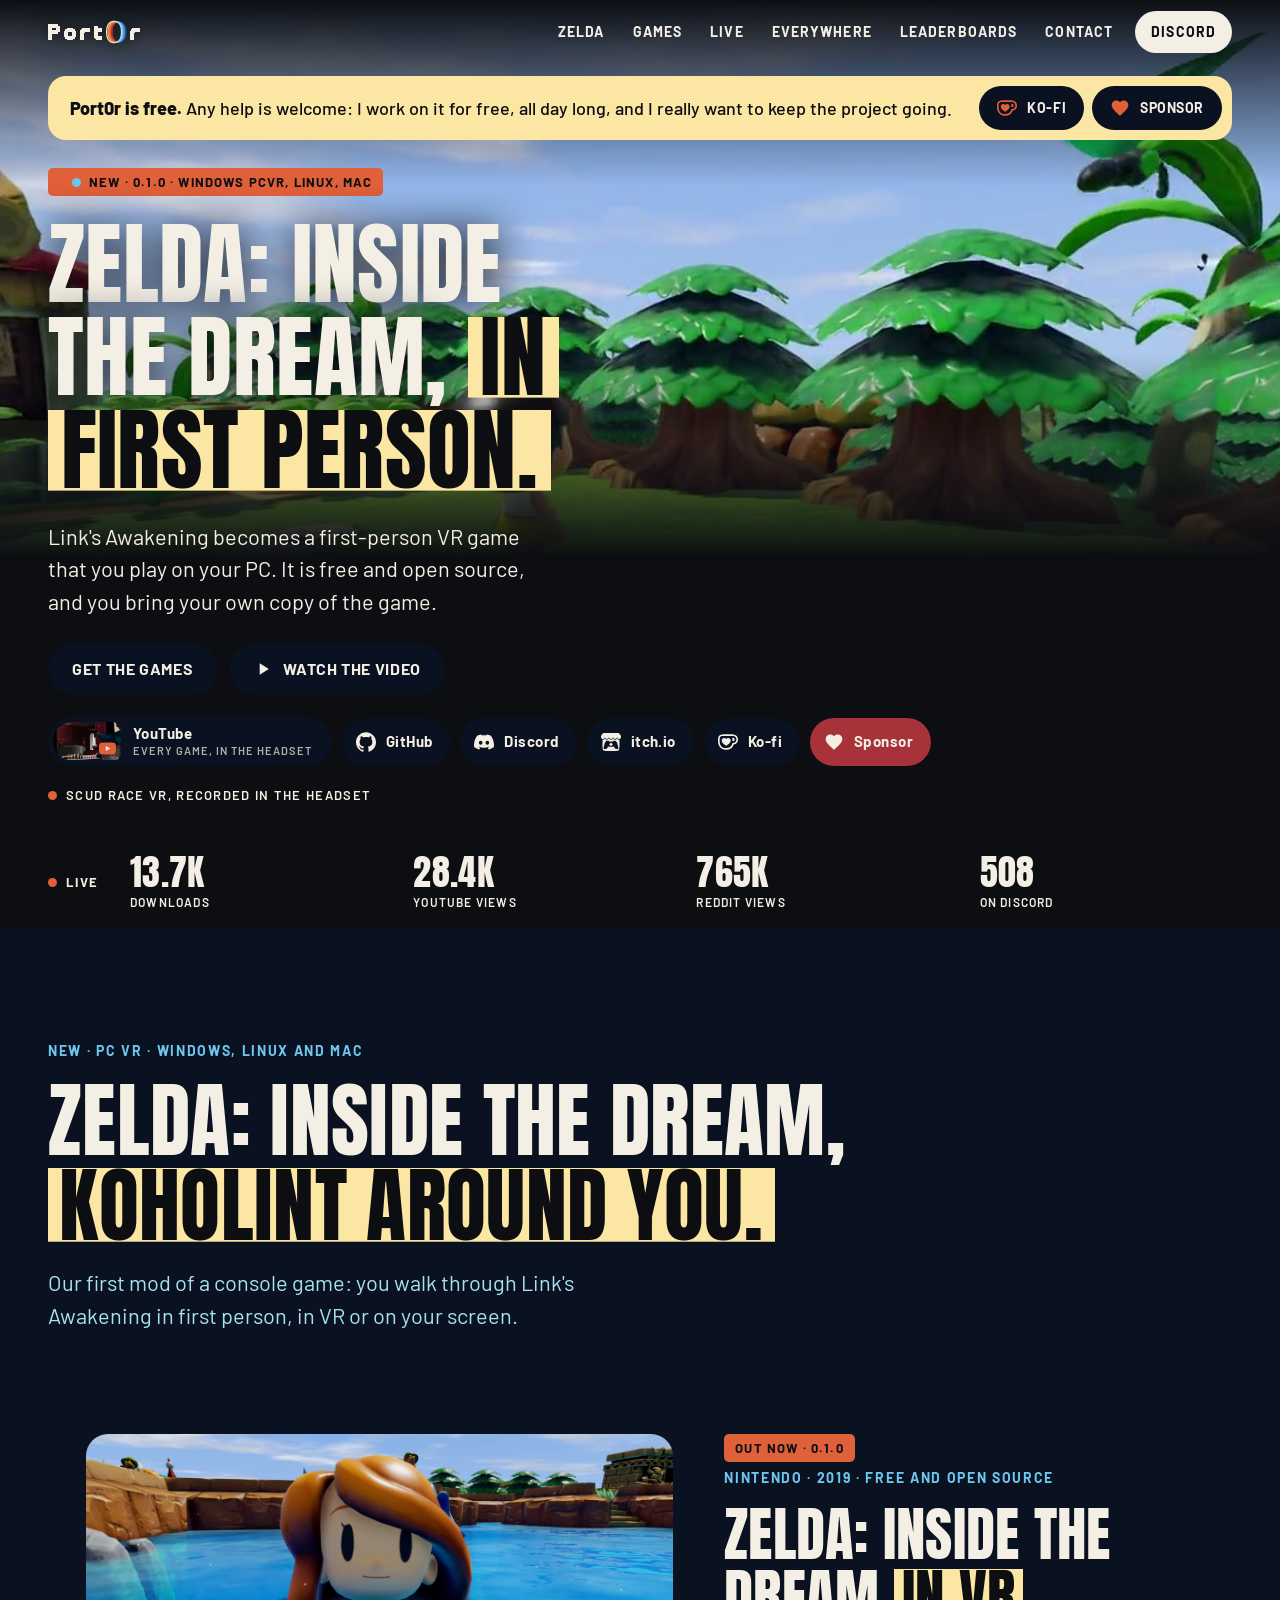
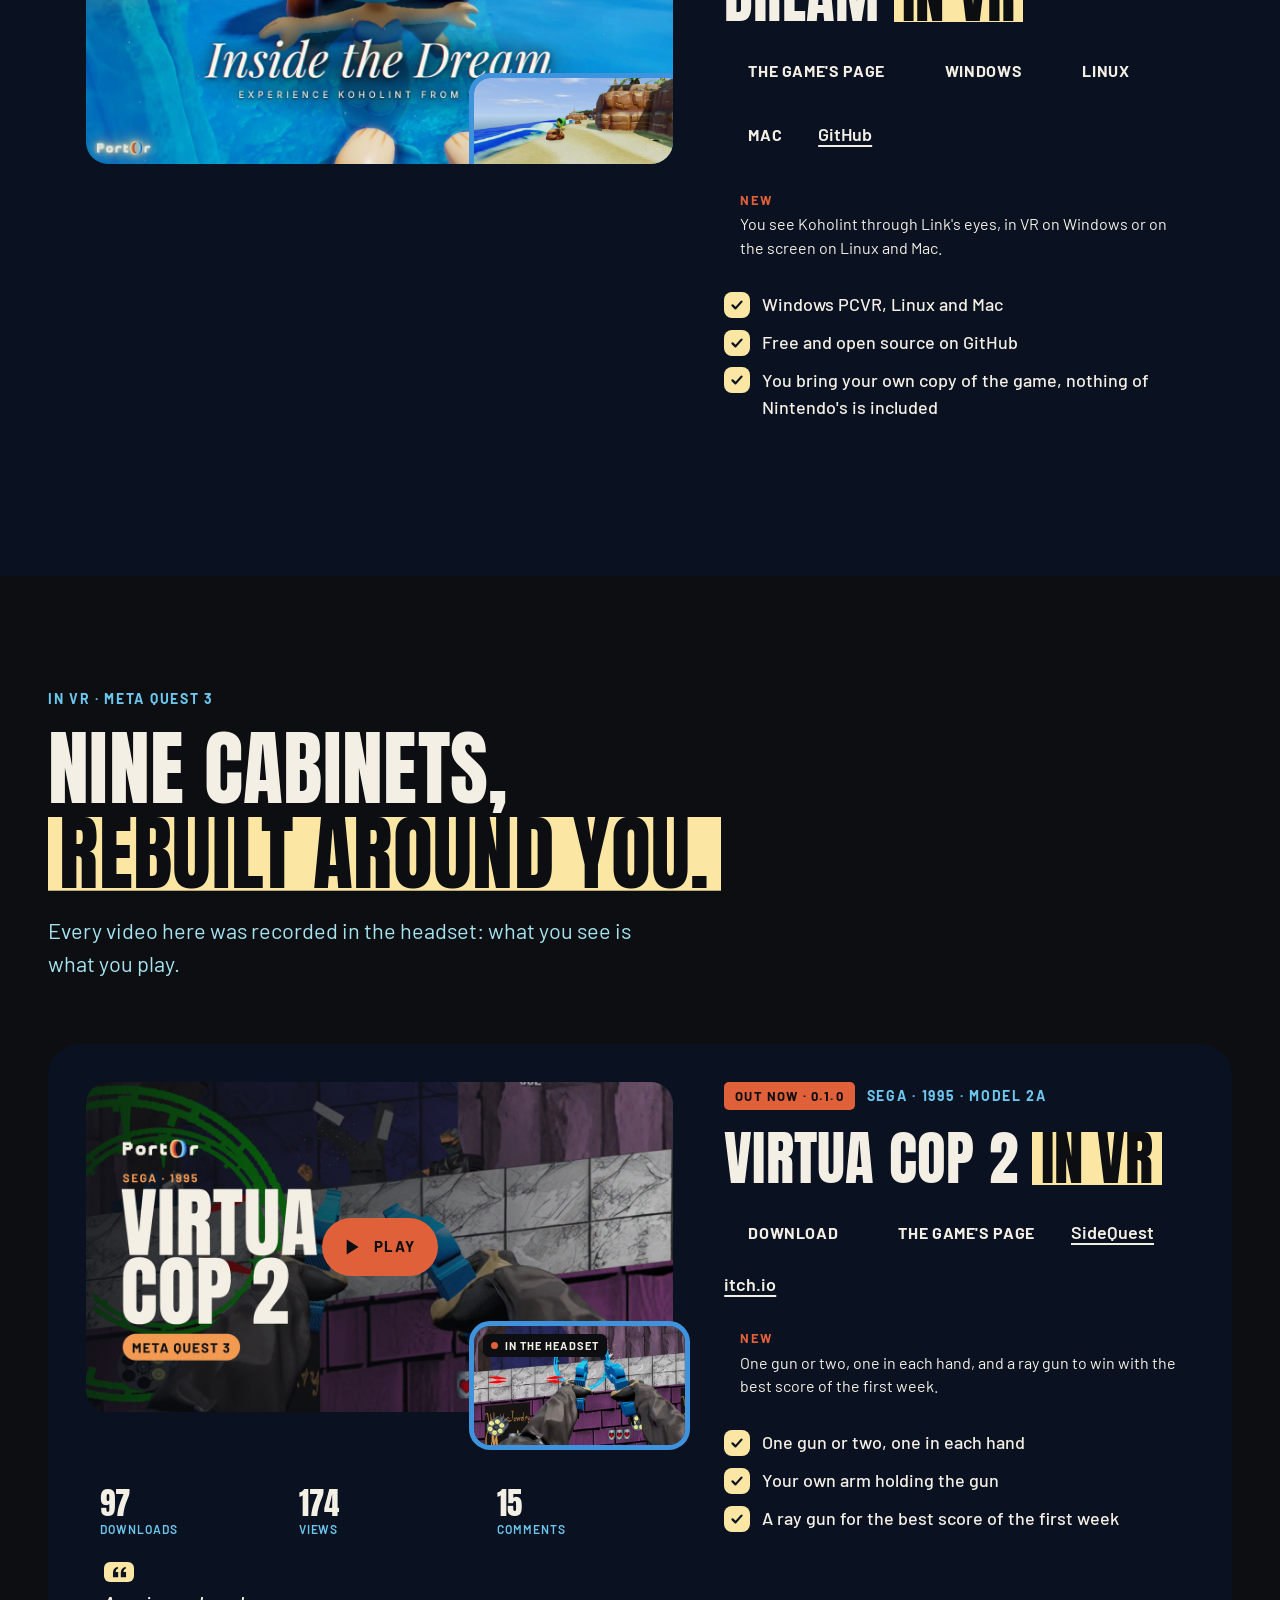
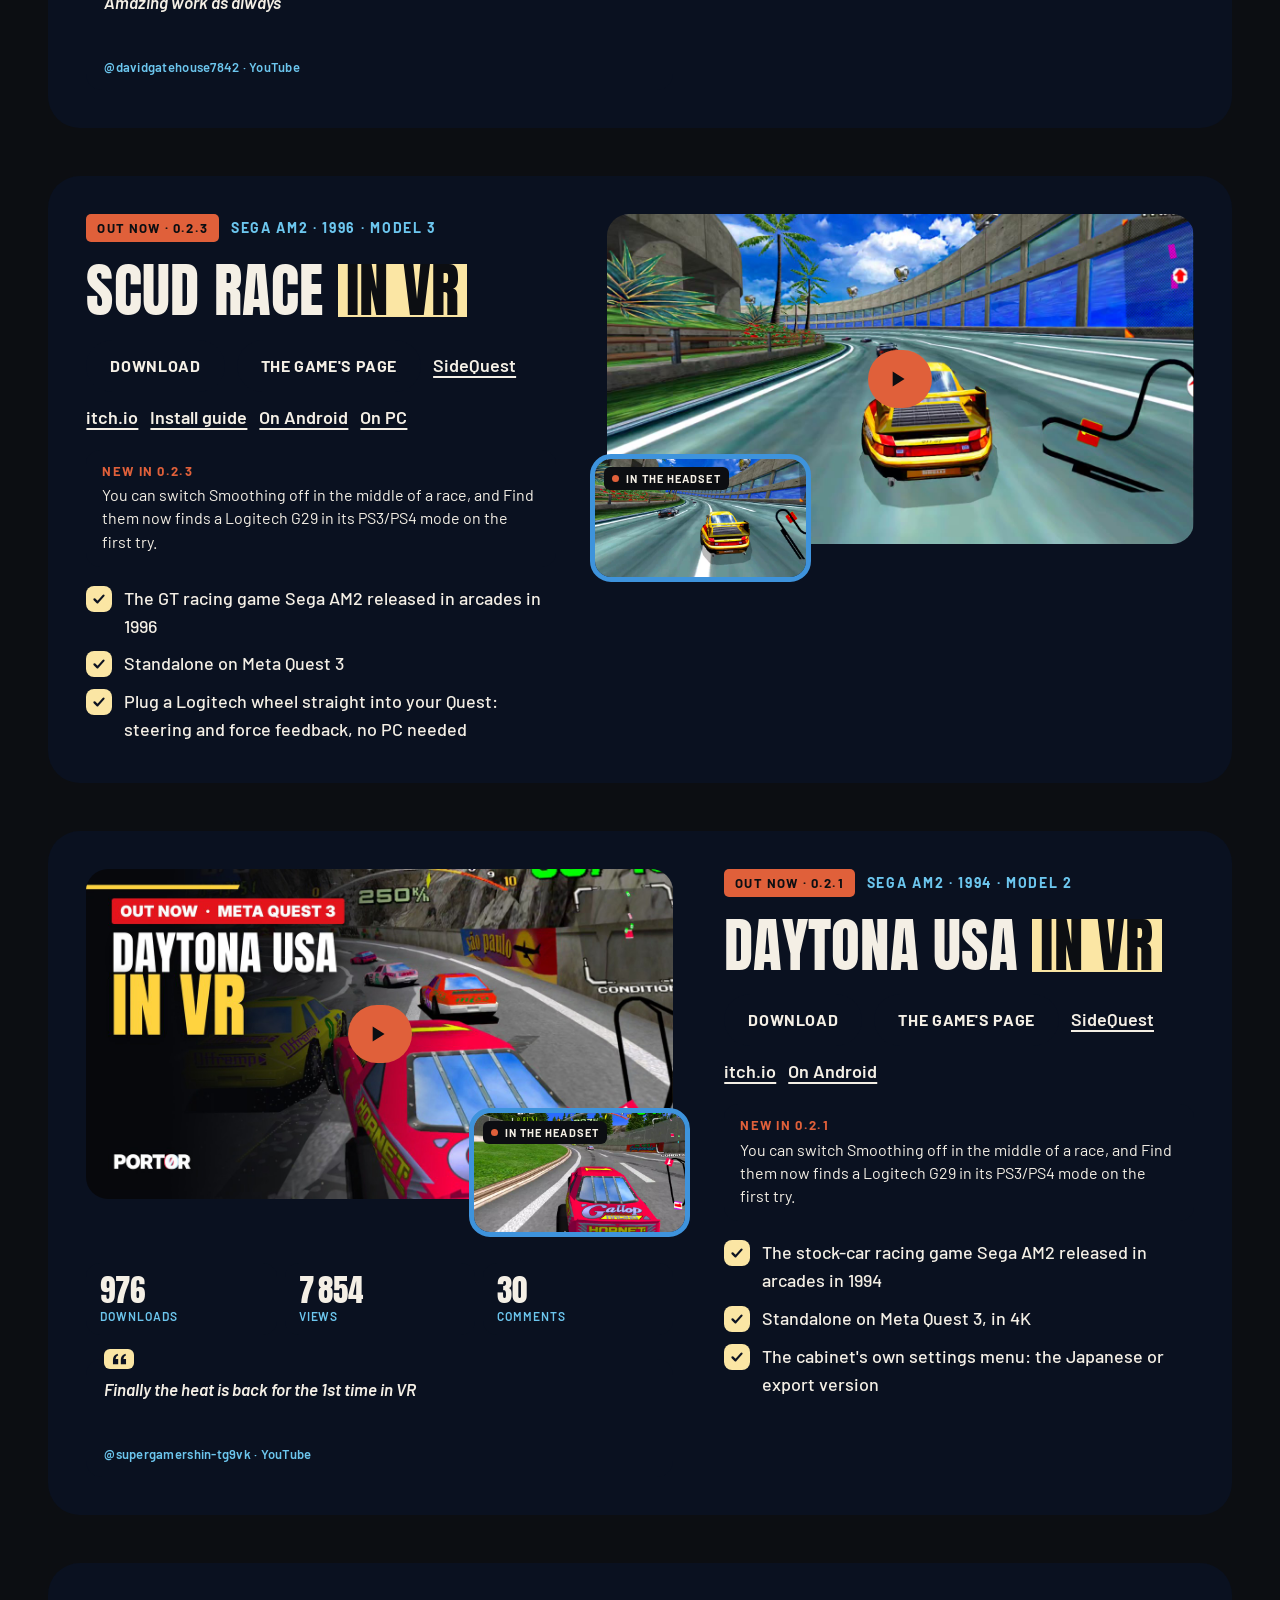
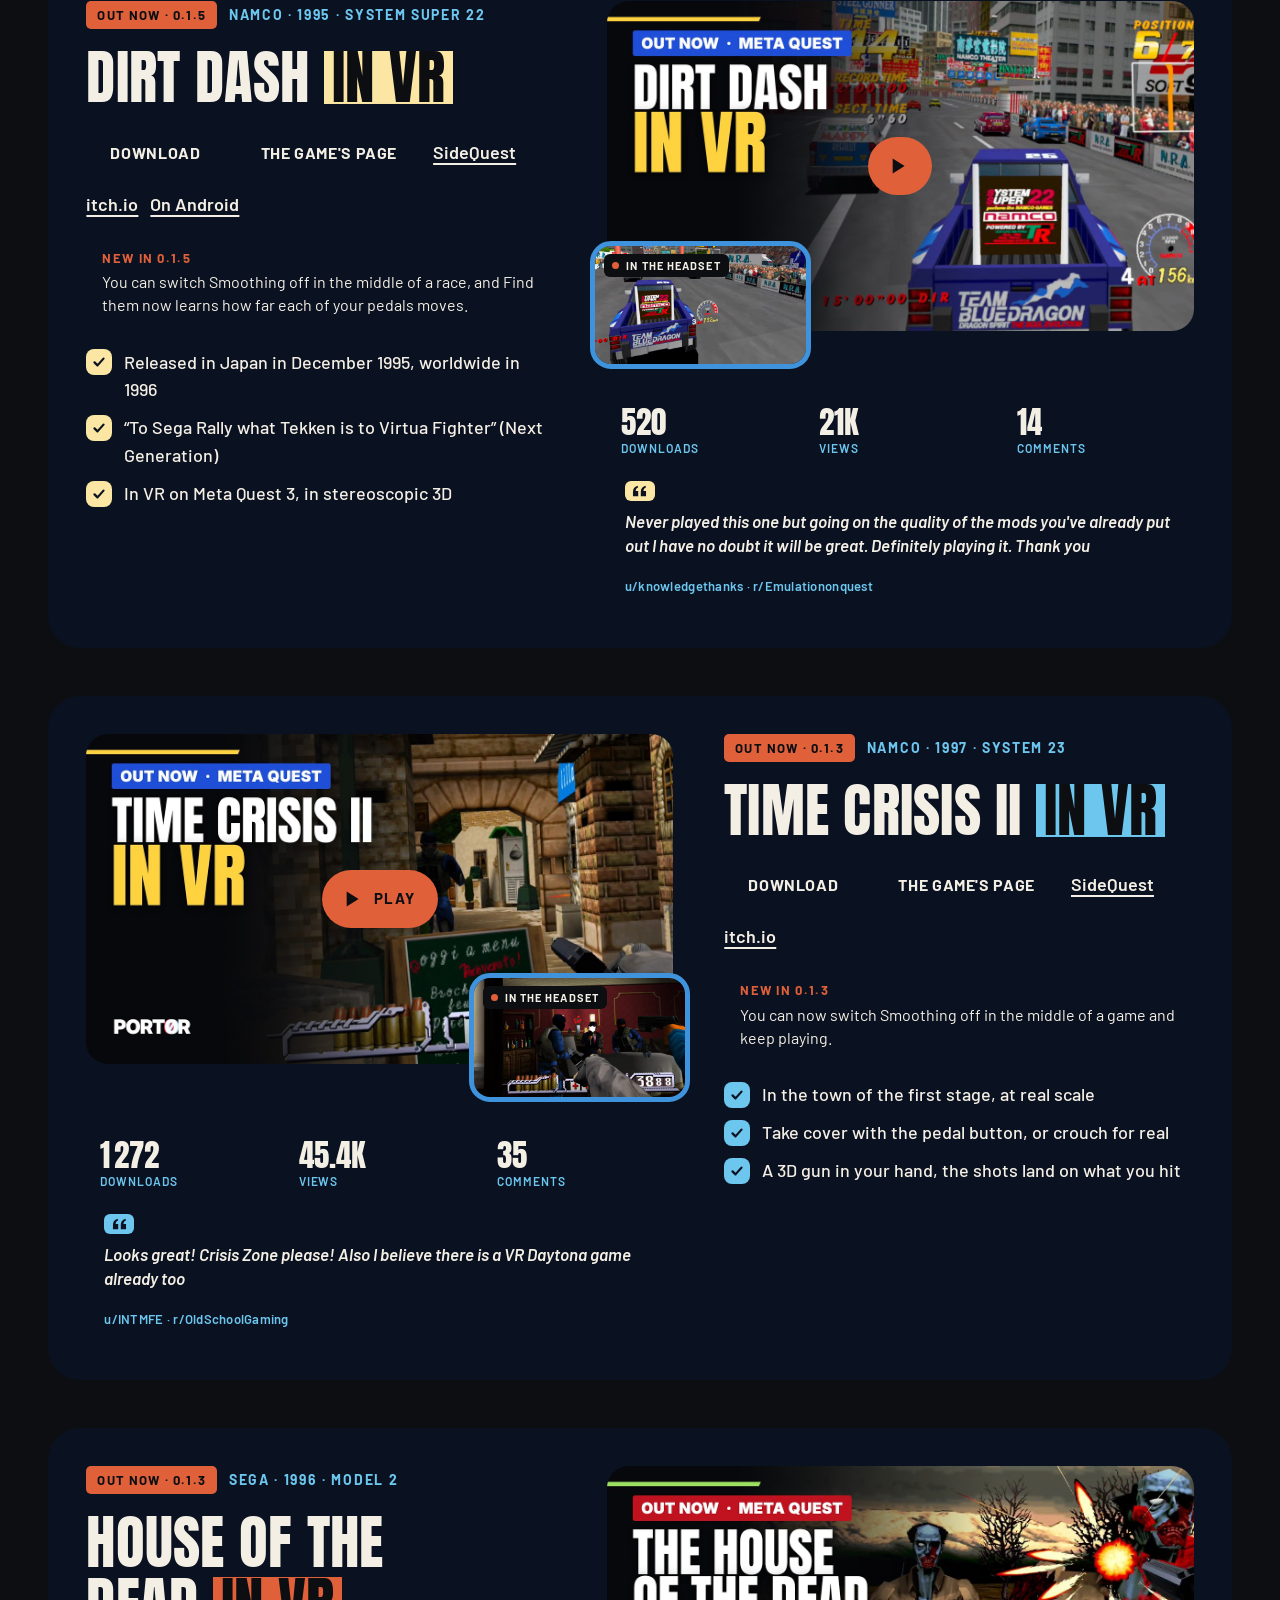
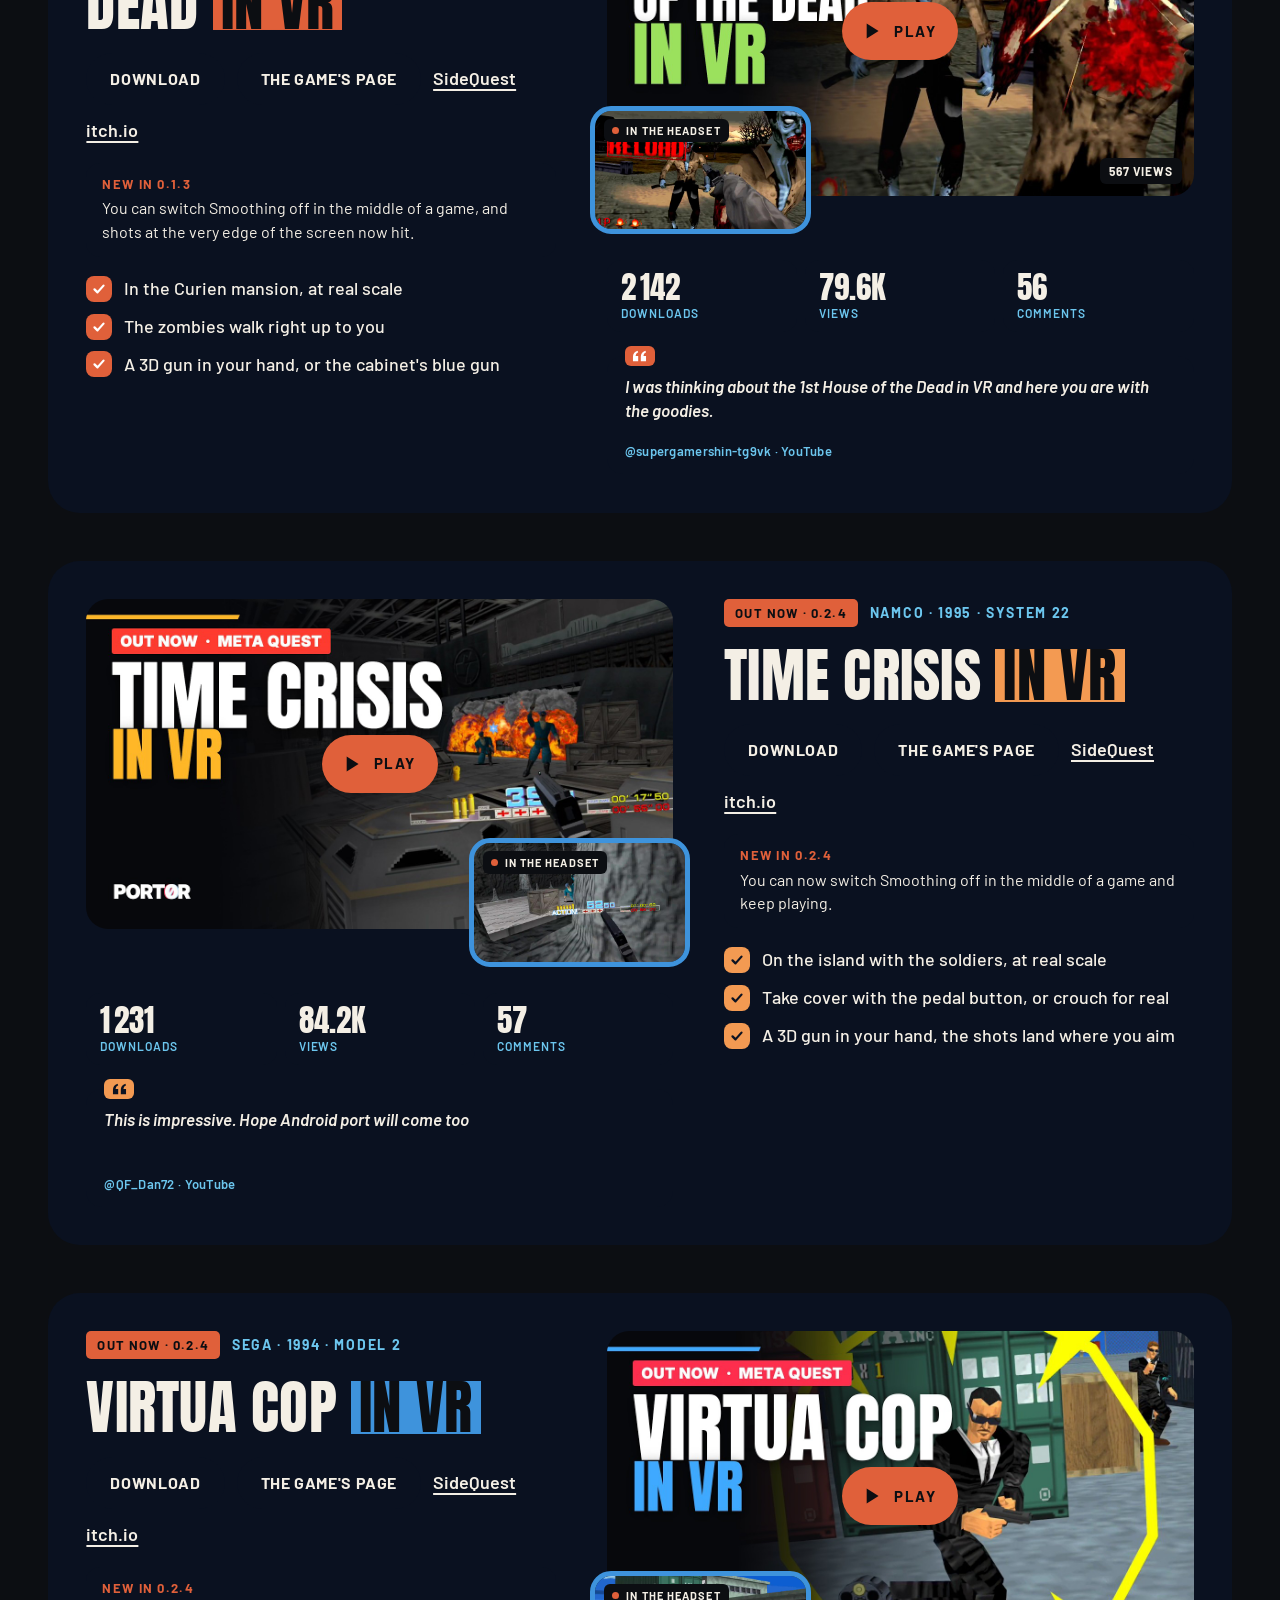
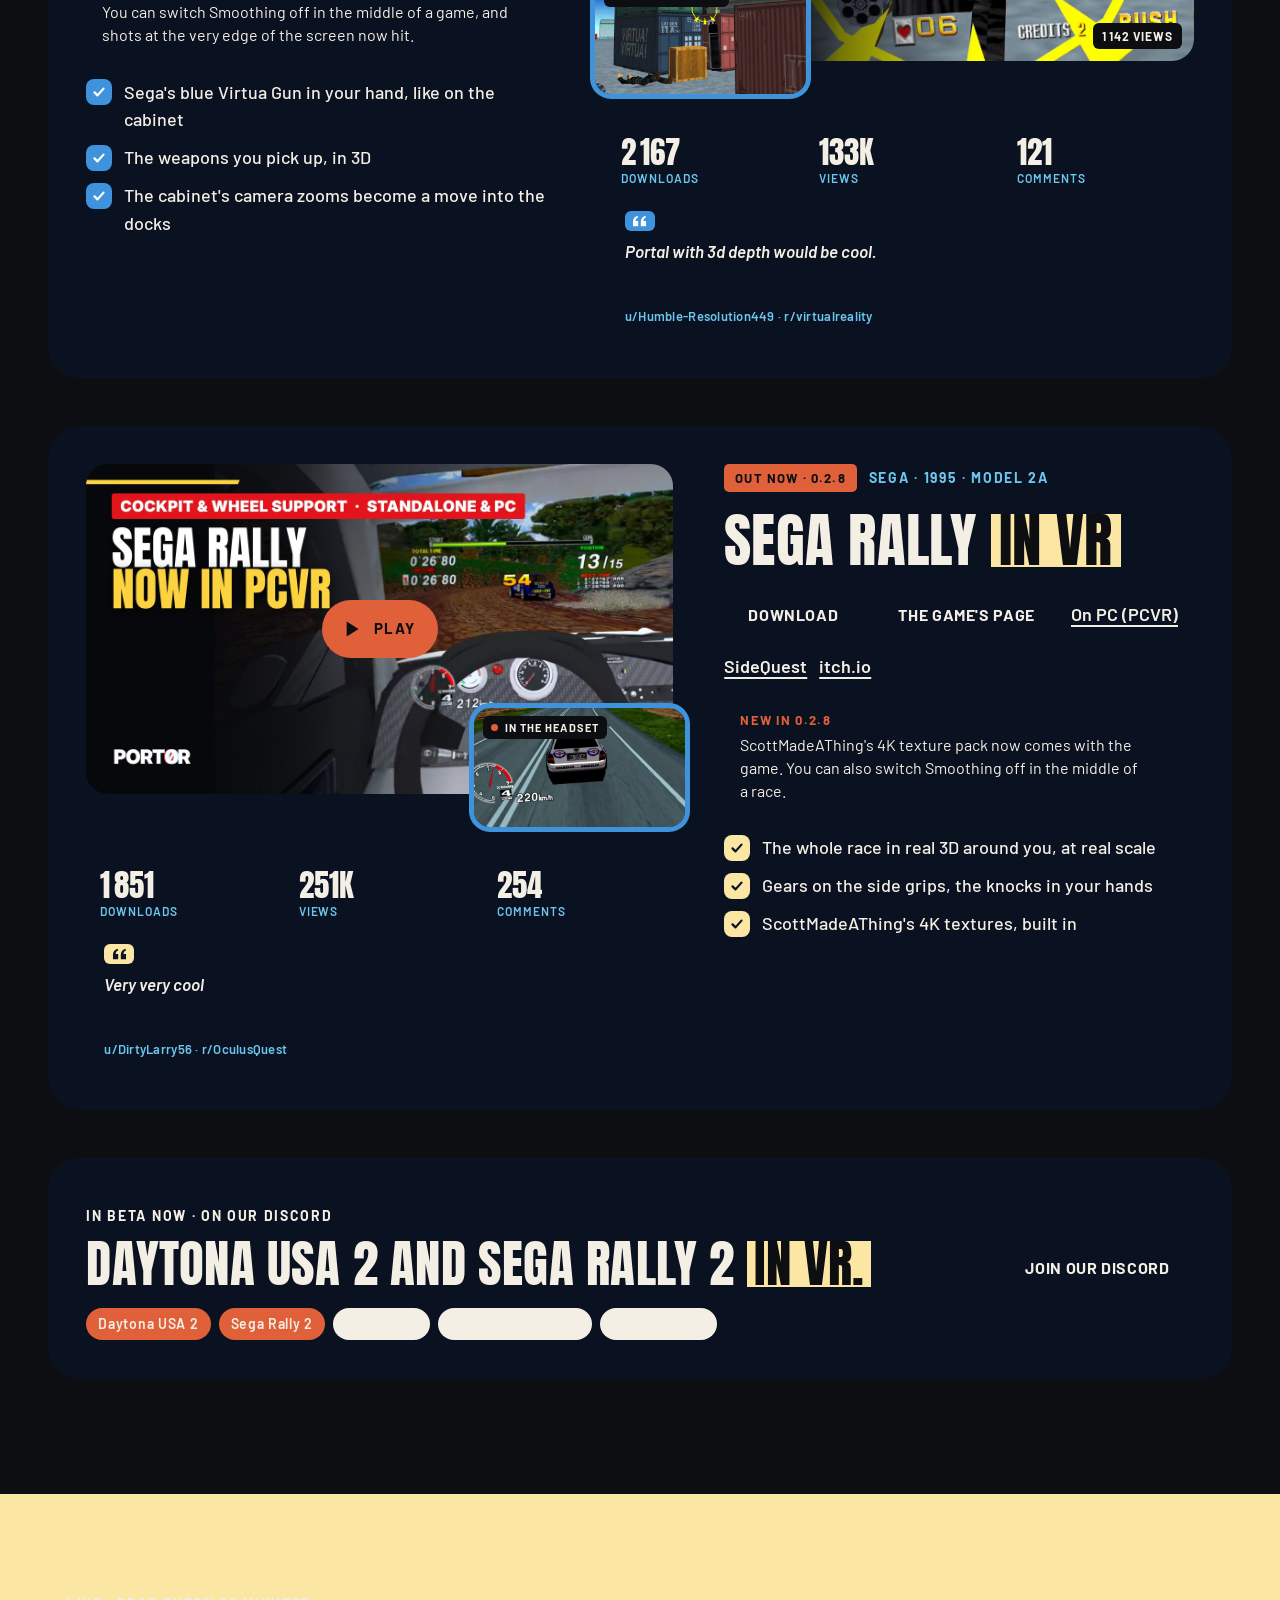
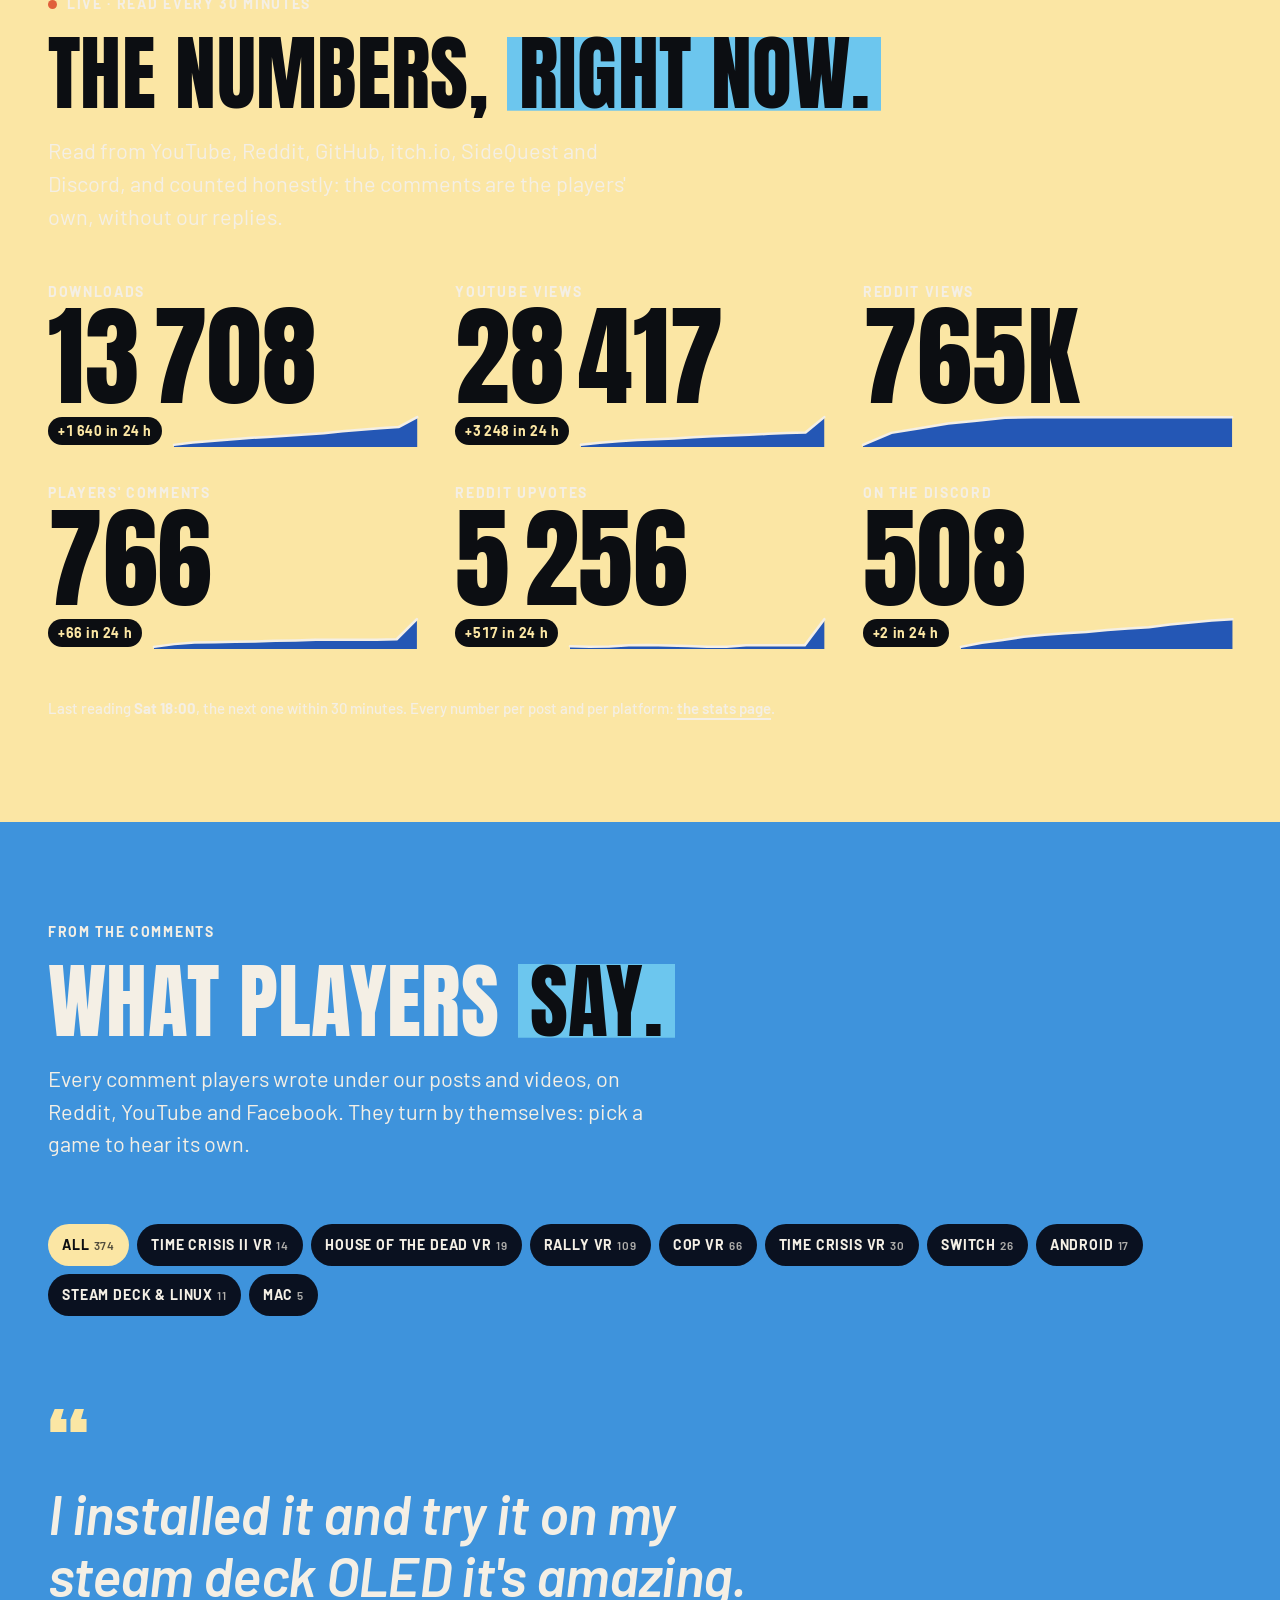
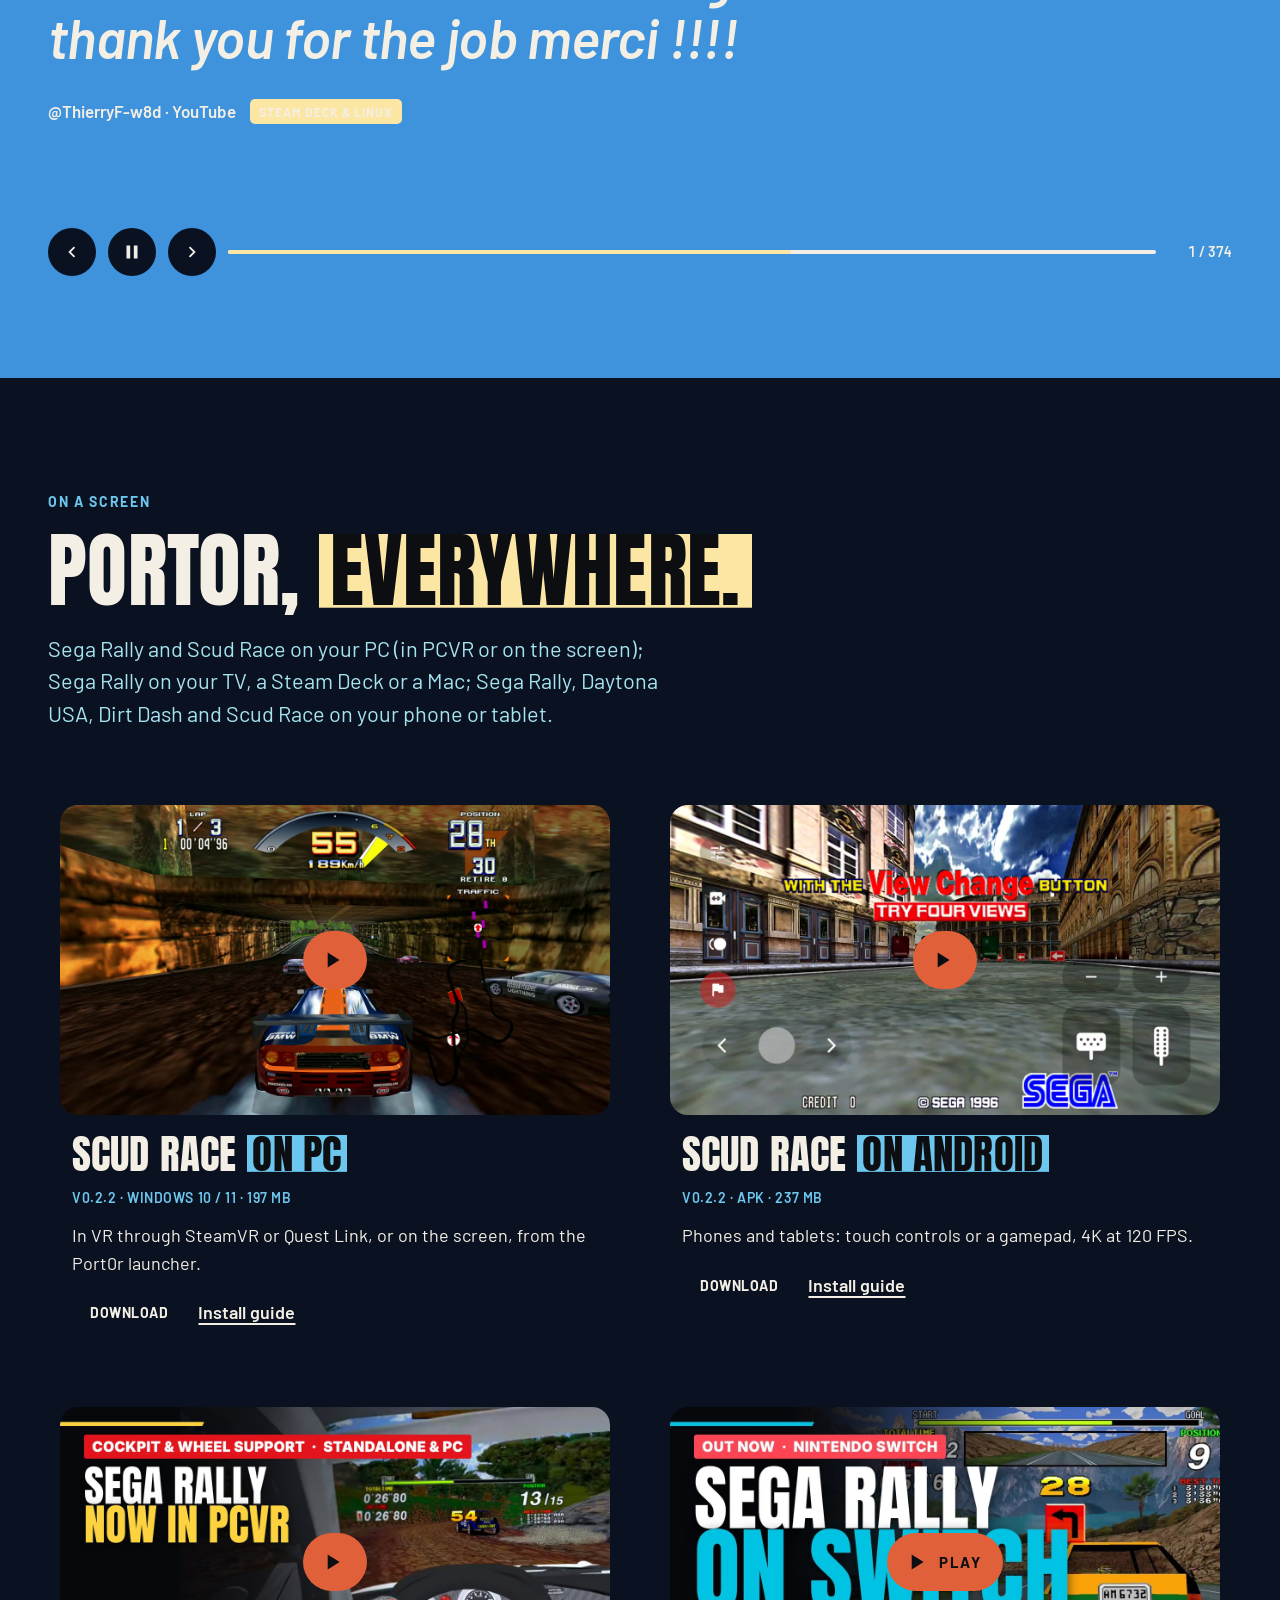
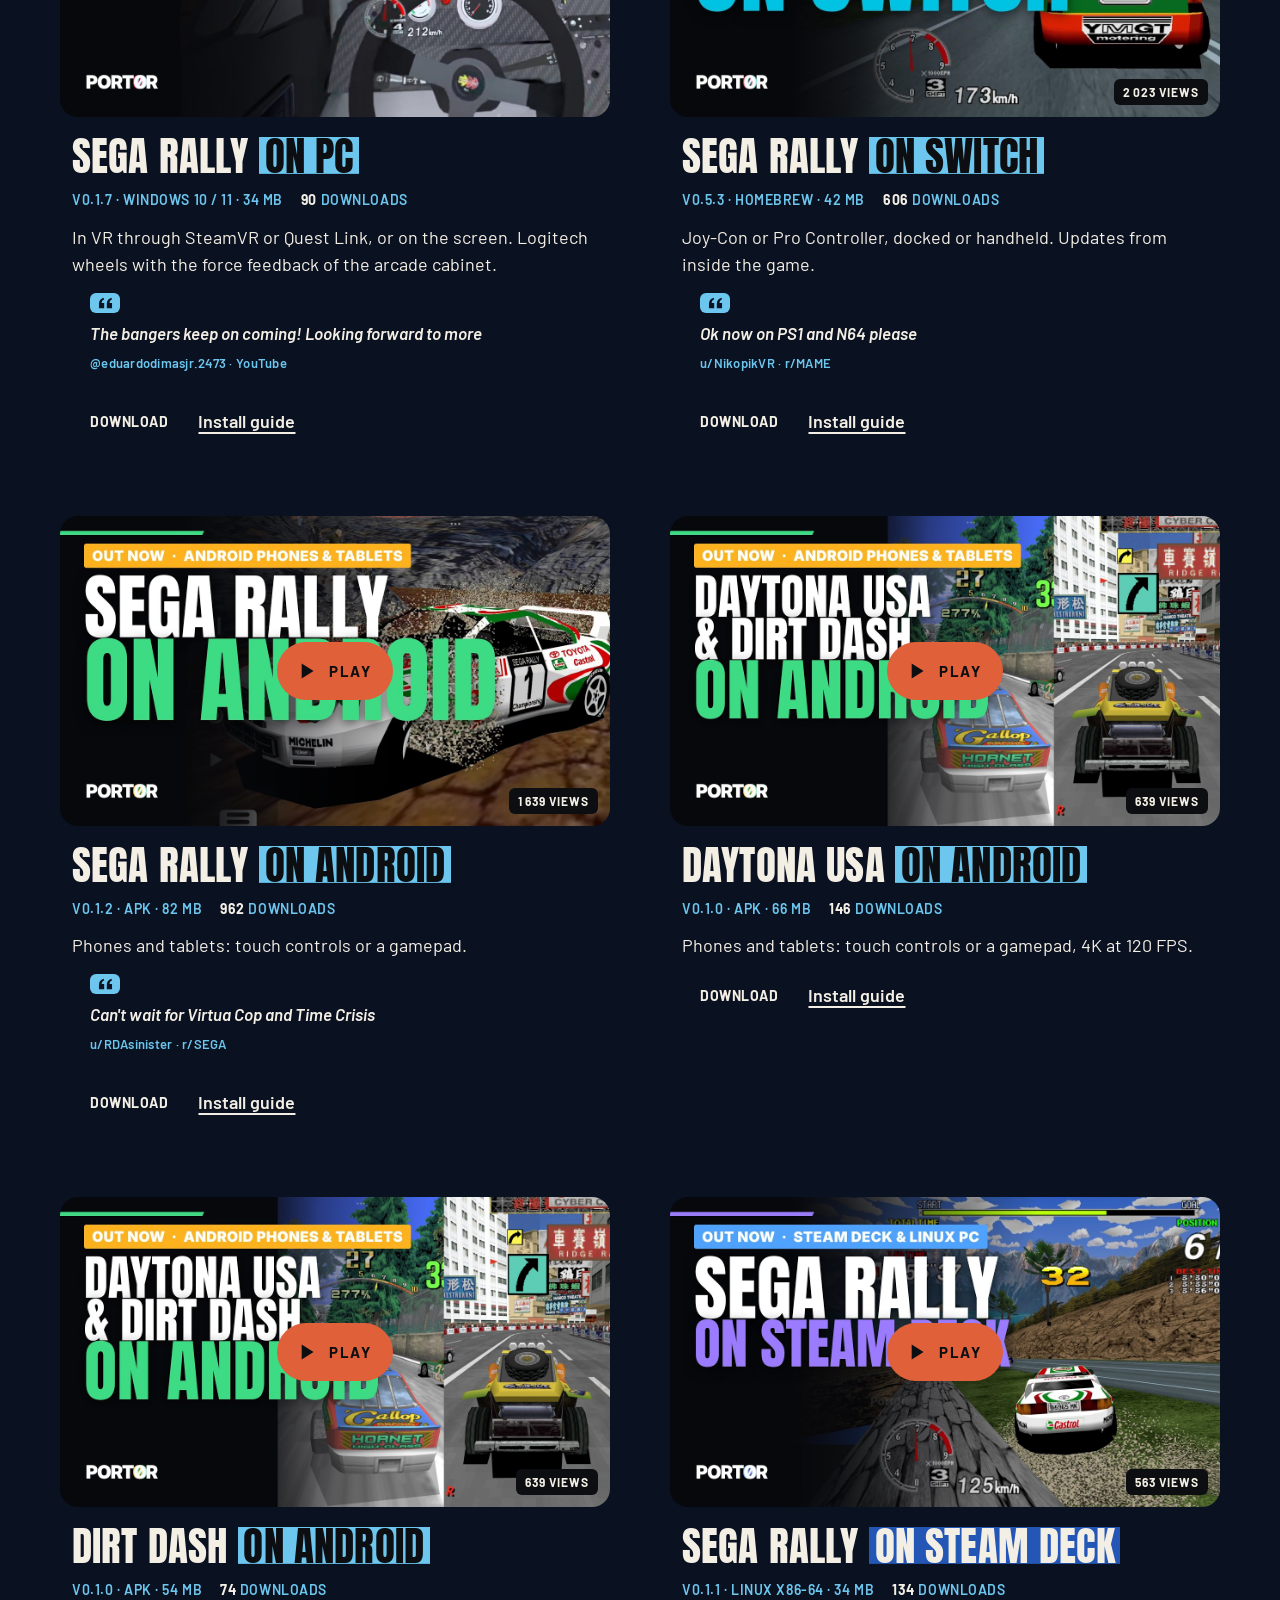
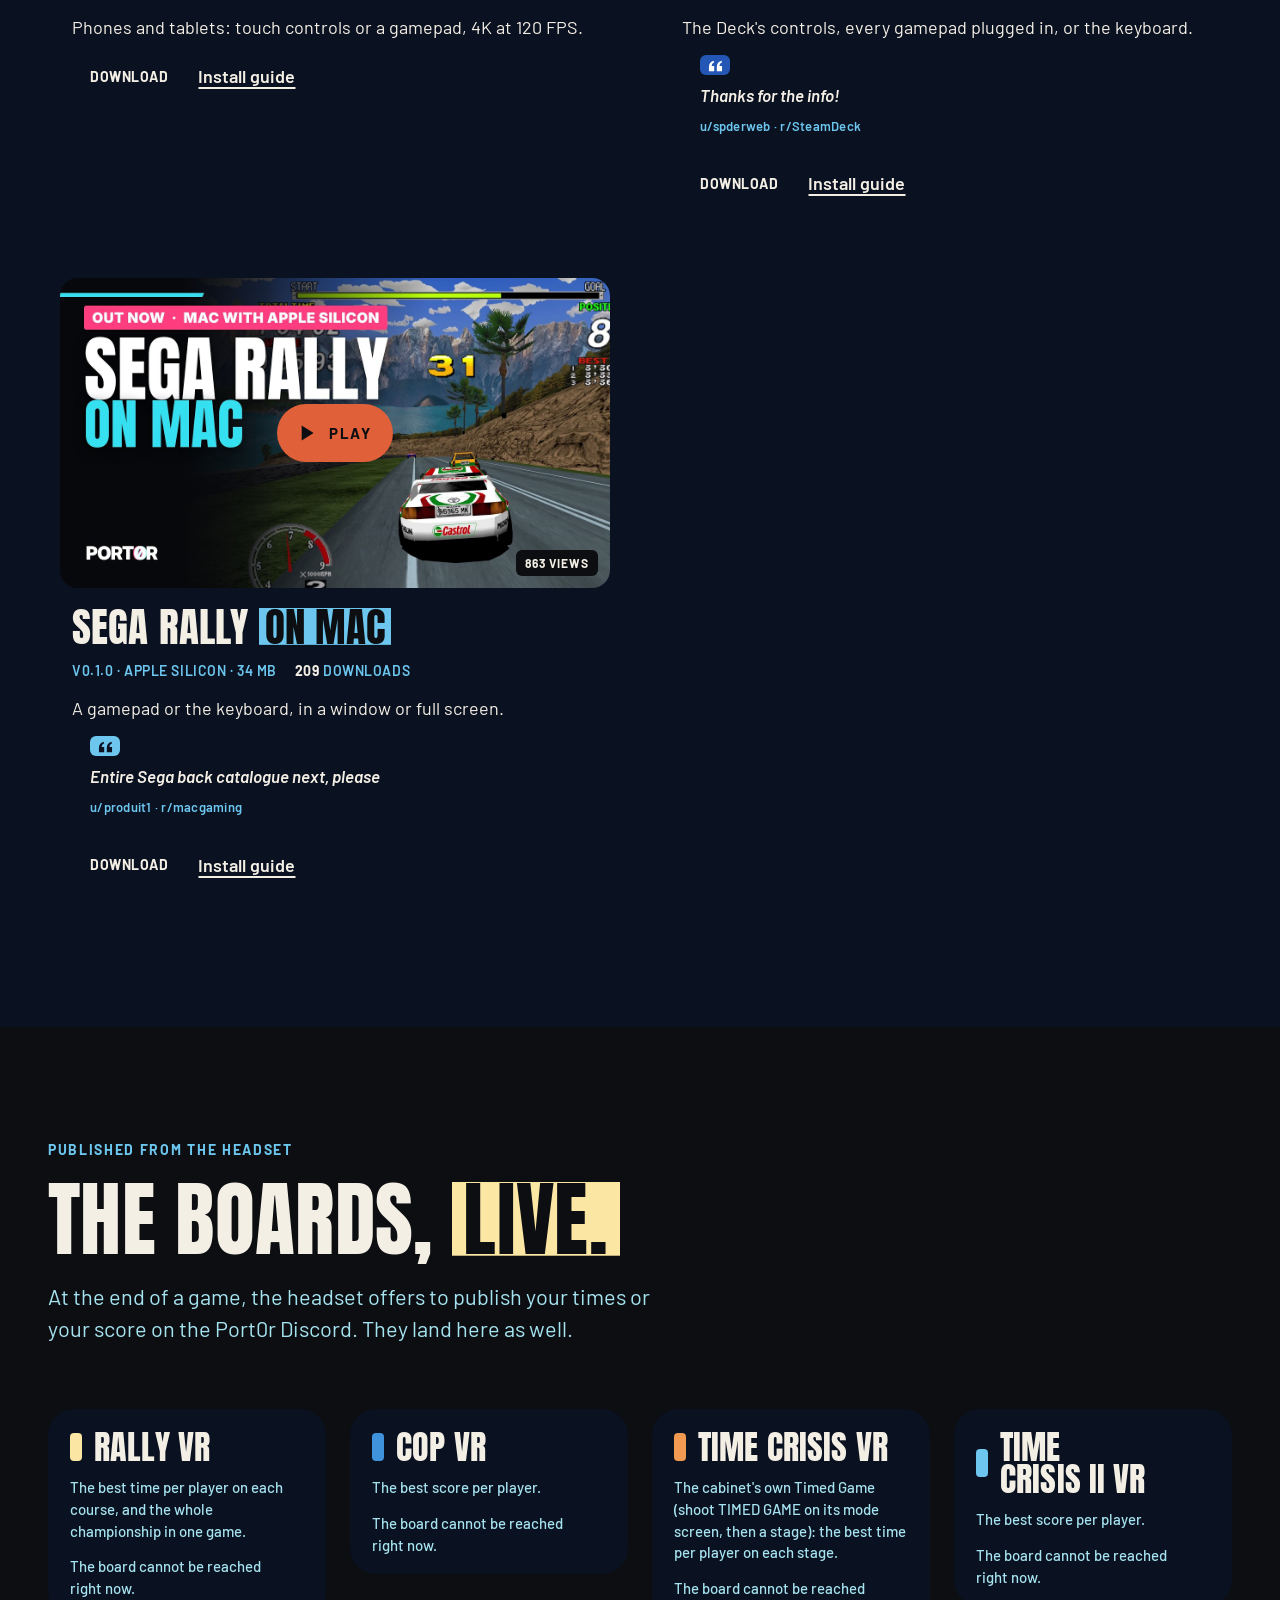
<file: index.html>
<!doctype html>
<html lang="en">
<head>
<meta charset="utf-8">
<meta name="viewport" content="width=device-width, initial-scale=1, viewport-fit=cover">
<title>Port0r: arcade classics in real 3D VR</title>
<meta name="description" content="Port0r rebuilds classic arcade games in stereoscopic 3D: in the headset you stand inside the game, at real scale. Time Crisis II VR, House of the Dead VR, Time Crisis VR, Cop VR and Rally VR, free on Meta Quest 3. Sega Rally also on Switch, Android, Steam Deck & Linux and Mac.">
<meta property="og:title" content="Port0r: arcade classics in real 3D VR">
<meta property="og:description" content="Be inside the arcade, not in front of it. Time Crisis II VR, House of the Dead VR, Time Crisis VR, Cop VR and Rally VR, free on Meta Quest 3.">
<meta property="og:type" content="website">
<meta property="og:site_name" content="Port0r">
<meta property="og:image" content="https://port0r.com/assets/og.jpg?v=20261030">
<meta property="og:image:width" content="1200">
<meta property="og:image:height" content="630">
<meta name="twitter:card" content="summary_large_image">
<meta property="og:url" content="https://port0r.com/">
<meta name="theme-color" content="#f4efe5">
<link rel="icon" href="assets/port0r-icon.svg">
<link rel="preconnect" href="https://fonts.googleapis.com">
<link rel="preconnect" href="https://fonts.gstatic.com" crossorigin>
<link href="https://fonts.googleapis.com/css2?family=Anton&family=Barlow:ital,wght@0,400;0,500;0,600;0,700;1,600&display=swap" rel="stylesheet">
<script>
try { const theme = localStorage.getItem("port0r-theme") || "light"; if (theme !== "system") document.documentElement.dataset.theme = theme === "dark" ? "dark" : "light"; }
catch (_) { document.documentElement.dataset.theme = "light"; }
</script>
<link rel="stylesheet" href="site.css?v=20261030-softveil">
<script>
let showIntro = true;
try { showIntro = localStorage.getItem("port0r-intro") !== "off"; } catch (_) {}
if (!location.hash && (showIntro || new URLSearchParams(location.search).get("intro") === "play")) {
  document.documentElement.classList.add("intro-pending");
  window.port0rIntroFallback = setTimeout(() => {
    if (document.hidden) return;
    document.getElementById("brand-intro")?.close();
    document.documentElement.classList.remove("intro-pending");
  }, 8500);
}
</script>
<link rel="preload" as="image" href="assets/hero-medley/hero-medley-wide.jpg" media="(min-aspect-ratio: 4/5)">
<link rel="preload" as="image" href="assets/hero-medley/hero-medley-tall.jpg" media="(max-aspect-ratio: 4/5)">
<script type="application/ld+json">
{"@context": "https://schema.org", "@type": "Organization", "name": "Port0r", "url": "https://port0r.com/",
 "logo": "https://port0r.com/assets/port0r-icon.svg", "contactPoint": {"@type": "ContactPoint", "contactType": "customer support", "url": "https://port0r.com/contact/"},
 "description": "Port0r rebuilds classic arcade games in stereoscopic 3D: Port0r: Time Crisis II VR (Time Crisis II), Port0r: House of the Dead VR (The House of the Dead), Port0r: Time Crisis VR (Time Crisis), Port0r: Cop VR (Virtua Cop) and Port0r: Rally VR (Sega Rally), free on Meta Quest 3; Sega Rally also on Nintendo Switch, Android, Steam Deck & Linux and Mac. The official Discord is https://discord.gg/XMk7GgapuN.",
 "sameAs": ["https://discord.gg/XMk7GgapuN", "https://github.com/jacquesdupontd/port0r", "https://port0r.itch.io/", "https://ko-fi.com/port0r", "https://github.com/sponsors/jacquesdupontd", "https://www.youtube.com/@jacquesdupontd"]}
</script>
</head>
<body>
<a class="skip" href="#content">Skip to the content</a>
<!-- the anaglyph's two eyes: the red channel alone, the green and blue channels alone (screened together: the picture) -->
<svg width="0" height="0" style="position:absolute" aria-hidden="true" focusable="false">
  <filter id="eye-red" color-interpolation-filters="sRGB"><feColorMatrix type="matrix" values="1 0 0 0 0  0 0 0 0 0  0 0 0 0 0  0 0 0 1 0"/></filter>
  <filter id="eye-cyan" color-interpolation-filters="sRGB"><feColorMatrix type="matrix" values="0 0 0 0 0  0 1 0 0 0  0 0 1 0 0  0 0 0 1 0"/></filter>
  <!-- the dock's marks (Simple Icons, CC0; the heart: Material Symbols) -->
  <symbol id="i-github" viewBox="0 0 24 24"><path d="M12 .297c-6.63 0-12 5.373-12 12 0 5.303 3.438 9.8 8.205 11.385.6.113.82-.258.82-.577 0-.285-.01-1.04-.015-2.04-3.338.724-4.042-1.61-4.042-1.61C4.422 18.07 3.633 17.7 3.633 17.7c-1.087-.744.084-.729.084-.729 1.205.084 1.838 1.236 1.838 1.236 1.07 1.835 2.809 1.305 3.495.998.108-.776.417-1.305.76-1.605-2.665-.3-5.466-1.332-5.466-5.93 0-1.31.465-2.38 1.235-3.22-.135-.303-.54-1.523.105-3.176 0 0 1.005-.322 3.3 1.23.96-.267 1.98-.399 3-.405 1.02.006 2.04.138 3 .405 2.28-1.552 3.285-1.23 3.285-1.23.645 1.653.24 2.873.12 3.176.765.84 1.23 1.91 1.23 3.22 0 4.61-2.805 5.625-5.475 5.92.42.36.81 1.096.81 2.22 0 1.606-.015 2.896-.015 3.286 0 .315.21.69.825.57C20.565 22.092 24 17.592 24 12.297c0-6.627-5.373-12-12-12"/></symbol>
  <symbol id="i-youtube" viewBox="0 0 24 24"><path d="M23.498 6.186a3.016 3.016 0 0 0-2.122-2.136C19.505 3.545 12 3.545 12 3.545s-7.505 0-9.377.505A3.017 3.017 0 0 0 .502 6.186C0 8.07 0 12 0 12s0 3.93.502 5.814a3.016 3.016 0 0 0 2.122 2.136c1.871.505 9.376.505 9.376.505s7.505 0 9.377-.505a3.015 3.015 0 0 0 2.122-2.136C24 15.93 24 12 24 12s0-3.93-.502-5.814zM9.545 15.568V8.432L15.818 12l-6.273 3.568z"/></symbol>
  <symbol id="i-discord" viewBox="0 0 24 24"><path d="M20.317 4.3698a19.7913 19.7913 0 00-4.8851-1.5152.0741.0741 0 00-.0785.0371c-.211.3753-.4447.8648-.6083 1.2495-1.8447-.2762-3.68-.2762-5.4868 0-.1636-.3933-.4058-.8742-.6177-1.2495a.077.077 0 00-.0785-.037 19.7363 19.7363 0 00-4.8852 1.515.0699.0699 0 00-.0321.0277C.5334 9.0458-.319 13.5799.0992 18.0578a.0824.0824 0 00.0312.0561c2.0528 1.5076 4.0413 2.4228 5.9929 3.0294a.0777.0777 0 00.0842-.0276c.4616-.6304.8731-1.2952 1.226-1.9942a.076.076 0 00-.0416-.1057c-.6528-.2476-1.2743-.5495-1.8722-.8923a.077.077 0 01-.0076-.1277c.1258-.0943.2517-.1923.3718-.2914a.0743.0743 0 01.0776-.0105c3.9278 1.7933 8.18 1.7933 12.0614 0a.0739.0739 0 01.0785.0095c.1202.099.246.1981.3728.2924a.077.077 0 01-.0066.1276 12.2986 12.2986 0 01-1.873.8914.0766.0766 0 00-.0407.1067c.3604.698.7719 1.3628 1.225 1.9932a.076.076 0 00.0842.0286c1.961-.6067 3.9495-1.5219 6.0023-3.0294a.077.077 0 00.0313-.0552c.5004-5.177-.8382-9.6739-3.5485-13.6604a.061.061 0 00-.0312-.0286zM8.02 15.3312c-1.1825 0-2.1569-1.0857-2.1569-2.419 0-1.3332.9555-2.4189 2.157-2.4189 1.2108 0 2.1757 1.0952 2.1568 2.419 0 1.3332-.9555 2.4189-2.1569 2.4189zm7.9748 0c-1.1825 0-2.1569-1.0857-2.1569-2.419 0-1.3332.9554-2.4189 2.1569-2.4189 1.2108 0 2.1757 1.0952 2.1568 2.419 0 1.3332-.946 2.4189-2.1568 2.4189Z"/></symbol>
  <symbol id="i-itch" viewBox="0 0 24 24"><path d="M3.13 1.338C2.08 1.96.02 4.328 0 4.95v1.03c0 1.303 1.22 2.45 2.325 2.45 1.33 0 2.436-1.102 2.436-2.41 0 1.308 1.07 2.41 2.4 2.41 1.328 0 2.362-1.102 2.362-2.41 0 1.308 1.137 2.41 2.466 2.41h.024c1.33 0 2.466-1.102 2.466-2.41 0 1.308 1.034 2.41 2.363 2.41 1.33 0 2.4-1.102 2.4-2.41 0 1.308 1.106 2.41 2.435 2.41C22.78 8.43 24 7.282 24 5.98V4.95c-.02-.62-2.082-2.99-3.13-3.612-3.253-.114-5.508-.134-8.87-.133-3.362 0-7.945.053-8.87.133zm6.376 6.477a2.74 2.74 0 0 1-.468.602c-.5.49-1.19.795-1.947.795a2.786 2.786 0 0 1-1.95-.795c-.182-.178-.32-.37-.446-.59-.127.222-.303.412-.486.59a2.788 2.788 0 0 1-1.95.795c-.092 0-.187-.025-.264-.052-.107 1.113-.152 2.176-.168 2.95v.005l-.006 1.167c.02 2.334-.23 7.564 1.03 8.85 1.952.454 5.545.662 9.15.663 3.605 0 7.198-.21 9.15-.664 1.26-1.284 1.01-6.514 1.03-8.848l-.006-1.167v-.004c-.016-.775-.06-1.838-.168-2.95-.077.026-.172.052-.263.052a2.788 2.788 0 0 1-1.95-.795c-.184-.178-.36-.368-.486-.59-.127.22-.265.412-.447.59a2.786 2.786 0 0 1-1.95.794c-.76 0-1.446-.303-1.948-.793a2.74 2.74 0 0 1-.468-.602 2.738 2.738 0 0 1-.463.602 2.787 2.787 0 0 1-1.95.794h-.16a2.787 2.787 0 0 1-1.95-.793 2.738 2.738 0 0 1-.464-.602zm-2.004 2.59v.002c.795.002 1.5 0 2.373.953.687-.072 1.406-.108 2.125-.107.72 0 1.438.035 2.125.107.873-.953 1.578-.95 2.372-.953.376 0 1.876 0 2.92 2.934l1.123 4.028c.832 2.995-.266 3.068-1.636 3.07-2.03-.075-3.156-1.55-3.156-3.025-1.124.184-2.436.276-3.748.277-1.312 0-2.624-.093-3.748-.277 0 1.475-1.125 2.95-3.156 3.026-1.37-.004-2.468-.077-1.636-3.072l1.122-4.027c1.045-2.934 2.545-2.934 2.92-2.934zM12 12.714c-.002.002-2.14 1.964-2.523 2.662l1.4-.056v1.22c0 .056.56.033 1.123.007.562.026 1.124.05 1.124-.008v-1.22l1.4.055C14.138 14.677 12 12.713 12 12.713z"/></symbol>
  <symbol id="i-kofi" viewBox="0 0 24 24"><path d="M11.351 2.715c-2.7 0-4.986.025-6.83.26C2.078 3.285 0 5.154 0 8.61c0 3.506.182 6.13 1.585 8.493 1.584 2.701 4.233 4.182 7.662 4.182h.83c4.209 0 6.494-2.234 7.637-4a9.5 9.5 0 0 0 1.091-2.338C21.792 14.688 24 12.22 24 9.208v-.415c0-3.247-2.13-5.507-5.792-5.87-1.558-.156-2.65-.208-6.857-.208m0 1.947c4.208 0 5.09.052 6.571.182 2.624.311 4.13 1.584 4.13 4v.39c0 2.156-1.792 3.844-3.87 3.844h-.935l-.156.649c-.208 1.013-.597 1.818-1.039 2.546-.909 1.428-2.545 3.064-5.922 3.064h-.805c-2.571 0-4.831-.883-6.078-3.195-1.09-2-1.298-4.155-1.298-7.506 0-2.181.857-3.402 3.012-3.714 1.533-.233 3.559-.26 6.39-.26m6.547 2.287c-.416 0-.65.234-.65.546v2.935c0 .311.234.545.65.545 1.324 0 2.051-.754 2.051-2s-.727-2.026-2.052-2.026m-10.39.182c-1.818 0-3.013 1.48-3.013 3.142 0 1.533.858 2.857 1.949 3.897.727.701 1.87 1.429 2.649 1.896a1.47 1.47 0 0 0 1.507 0c.78-.467 1.922-1.195 2.623-1.896 1.117-1.039 1.974-2.364 1.974-3.897 0-1.662-1.247-3.142-3.039-3.142-1.065 0-1.792.545-2.338 1.298-.493-.753-1.246-1.298-2.312-1.298"/></symbol>
  <symbol id="i-heart" viewBox="0 0 24 24"><path d="M12 21.35l-1.45-1.32C5.4 15.36 2 12.28 2 8.5 2 5.42 4.42 3 7.5 3c1.74 0 3.41.81 4.5 2.09C13.09 3.81 14.76 3 16.5 3 19.58 3 22 5.42 22 8.5c0 3.78-3.4 6.86-8.55 11.54L12 21.35z"/></symbol>
</svg>
<dialog id="brand-intro" class="brand-intro" aria-label="Welcome to Port0r">
  <div class="intro-stage">
    <div class="intro-logo"><video playsinline preload="none"><source src="assets/port0r-logo-animation-v4.mp4" type="video/mp4"></video></div>
    <div class="intro-message" role="group">
      <div class="intro-words" aria-hidden="true"><p class="intro-title"></p><p class="intro-text"></p></div>
      <div class="intro-thanks" aria-hidden="true"><b>Thank you</b><svg class="intro-heart" viewBox="0 0 24 24"><use href="#i-heart"/></svg></div>
    </div>
  </div>
  <div class="intro-controls">
    <label class="intro-preference"><input type="checkbox" data-intro-enabled checked>Play intro on visits</label>
    <button type="button" data-intro-sound aria-pressed="true"><svg viewBox="0 0 24 24" aria-hidden="true"><path fill="currentColor" d="M3 9v6h4l5 4V5L7 9H3Zm13-5v2a7 7 0 0 1 0 12v2a9 9 0 0 0 0-16Zm0 4v8a5 5 0 0 0 0-8Z"/></svg><span>Sound on</span></button>
    <button type="button" data-intro-skip>Skip intro <svg viewBox="0 0 24 24" aria-hidden="true"><path fill="currentColor" d="m13 5-1.4 1.4 4.6 4.6H4v2h12.2l-4.6 4.6L13 19l7-7Z"/></svg></button>
  </div>
</dialog>

<header class="top over" id="top">
  <div class="wrap">
    <a class="mark" href="./" aria-label="Port0r, home"><img class="on-light" src="assets/port0r-wordmark-light.svg" alt="Port0r" width="116" height="24"><img class="on-dark" src="assets/port0r-wordmark.svg" alt="" width="116" height="24"></a>
    <nav aria-label="Sections">
      <a href="#inside-the-dream">Zelda</a>
      <a href="#games">Games</a>
      <a href="#live">Live</a>
      <a class="opt" href="#everywhere">Everywhere</a>
      <a class="opt" href="leaderboard.html">Leaderboards</a>
      <a class="opt" href="contact/">Contact</a>
      <a class="btn sm" href="https://discord.gg/XMk7GgapuN">Discord</a>
    </nav>
  </div>
</header>

<main id="content">
<section class="hero" id="hero" aria-label="Port0r" data-medley="assets/hero-medley/timeline.json">
  <!-- the first thing a visitor reads (20/10/2026, Guillaume: « si vous appréciez le projet, une aide est la bienvenue car je
       travaille gratuitement ... il faut vraiment que ce soit la première chose qu'ils voient »); then the games, the Discord, all -->
  <aside class="ask" aria-label="Support Port0r">
    <div class="wrap"><div class="ask-in">
      <p><b>Port0r is free.</b> Any help is welcome: I work on it for free, all day long, and I really want to keep the project going.</p>
      <span class="ask-go">
        <a class="btn sm ink" href="https://ko-fi.com/port0r"><svg aria-hidden="true"><use href="#i-kofi"/></svg>Ko-fi</a>
        <a class="btn sm ink" href="https://github.com/sponsors/jacquesdupontd"><svg aria-hidden="true"><use href="#i-heart"/></svg>Sponsor</a>
      </span>
    </div></div>
  </aside>
  <div class="hero-media" aria-hidden="true">
    <video muted loop playsinline preload="auto" poster="assets/hero-medley/hero-medley-wide.jpg"
      data-wide="assets/hero-medley/hero-medley-wide.mp4" data-wide-poster="assets/hero-medley/hero-medley-wide.jpg"
      data-tall="assets/hero-medley/hero-medley-tall.mp4" data-tall-poster="assets/hero-medley/hero-medley-tall.jpg"></video>
    <div class="hero-eyes"><img class="eye l" alt=""><img class="eye r" alt=""></div>
  </div>
  <div class="wrap hero-copy">
    <!-- Each cue follows the matching shot in the medley; the video's time is the only clock. -->
    <div class="slides">
      <div class="slide on" data-cue="itd" data-recording="Inside The Dream, recorded in VR" data-hero-watch="hG9b2gmJWEs">
        <span class="chip"><span class="eyes" aria-hidden="true"><i></i><i></i></span>New · 0.1.0 · Windows PCVR, Linux, Mac</span>
        <h2 class="hx">Zelda: Inside The Dream, <span class="hl">in first person.</span></h2>
        <p class="lead">Link's Awakening becomes a first-person VR game that you play on your PC. It is free and open source, and you bring your own copy of the game.</p>
      </div>
      <div class="slide" data-cue="cop2" data-recording="Cop 2 VR, recorded in the headset" data-hero-watch="mBV8_gGyiBA">
        <span class="chip"><span class="eyes" aria-hidden="true"><i></i><i></i></span>New · 0.1.0 · Meta Quest 3</span>
        <h2 class="hx">Virtua Cop 2, <span class="hl">with two guns.</span></h2>
        <p class="lead">Sega's 1995 gun game in VR on Meta Quest 3. You hold one gun or two, and the best score of the first week wins a ray gun.</p>
      </div>
      <div class="slide" data-cue="scud" data-recording="Scud Race VR, recorded in the headset" data-hero-watch="r90VKyOhWvY">
        <span class="chip"><span class="eyes" aria-hidden="true"><i></i><i></i></span>New · 0.2.3 · Meta Quest 3</span>
        <h2 class="hx">Scud Race, <span class="hl">in HD.</span></h2>
        <p class="lead">Big update: HD textures, the arcade's fog, real glass on the cars, a full cockpit view and vibrations on every hit.</p>
      </div>
      <div class="slide" data-cue="daytona-cockpit" data-recording="Daytona USA VR, recorded in the cockpit" data-hero-watch="toPG4va9joY">
        <span class="chip"><span class="eyes" aria-hidden="true"><i></i><i></i></span>New · 0.2.0 · Meta Quest 3</span>
        <h2 class="hx">Daytona USA, <span class="hl">with a cockpit.</span></h2>
        <p class="lead">You're sitting in a NASCAR stock car, with its roll cage and its gauges all around you, and a Logitech wheel plugged straight into the headset gives you force feedback, no PC needed.</p>
      </div>
      <div class="slide" data-cue="android" data-recording="Daytona USA &amp; Dirt Dash, recorded on Android" data-hero-watch="75K8WlwFTeU">
        <span class="chip"><span class="eyes" aria-hidden="true"><i></i><i></i></span>Out now · free · Android</span>
        <h2 class="hx">Daytona USA &amp; Dirt Dash, <span class="hl">on Android.</span></h2>
        <p class="lead">Sega AM2's 1994 stock-car racer and Namco's 1995 off-road racer on Android phones and tablets, in 4K at 120 FPS.</p>
      </div>
      <div class="slide" data-cue="immersive" data-recording="Dirt Dash VR, recorded in the headset" data-hero-watch="PN8u_SZXYpQ">
        <span class="chip"><span class="eyes" aria-hidden="true"><i></i><i></i></span>Free · Meta Quest 3</span>
        <h1>Be <span class="stereo">inside</span> the arcade,<br> <span class="hl">not in front of it.</span></h1>
        <p class="lead">Port0r rebuilds the arcade's own 3D for each eye: in the headset you stand in the scene, at real scale. Free, on Meta Quest 3.</p>
      </div>
    </div>
    <div class="row">
      <a class="btn primary" href="#games">Get the games</a>
      <button class="btn glass" type="button" data-watch="r90VKyOhWvY"><svg viewBox="0 0 24 24" aria-hidden="true"><path fill="currentColor" d="M8 5v14l11-7z"/></svg>Watch the video</button>
    </div>
    <!-- every place Port0r lives, one address to give: port0r.com (17/10/2026, Guillaume) -->
    <nav class="dock" aria-label="Port0r on YouTube, GitHub, Discord, itch.io, Ko-fi and GitHub Sponsors">
      <a class="dk ytb" href="https://www.youtube.com/@jacquesdupontd" style="--i:0">
        <span class="reel" aria-hidden="true"><video class="clip" muted loop playsinline preload="none" poster="assets/yt-montage.jpg" data-src="assets/yt-montage.mp4"></video><svg class="yt-mark"><use href="#i-youtube"/></svg></span>
        <span class="dk-t"><b>YouTube</b><small>Every game, in the headset</small></span>
      </a>
      <a class="dk gh" href="https://github.com/jacquesdupontd/port0r" style="--i:1"><svg aria-hidden="true"><use href="#i-github"/></svg><span>GitHub</span></a>
      <a class="dk dc" href="https://discord.gg/XMk7GgapuN" style="--i:2"><svg aria-hidden="true"><use href="#i-discord"/></svg><span>Discord</span></a>
      <a class="dk it" href="https://port0r.itch.io/" style="--i:3"><svg aria-hidden="true"><use href="#i-itch"/></svg><span>itch.io</span></a>
      <a class="dk kf" href="https://ko-fi.com/port0r" style="--i:4"><svg aria-hidden="true"><use href="#i-kofi"/></svg><span>Ko-fi</span></a>
      <a class="dk love" href="https://github.com/sponsors/jacquesdupontd" style="--i:5">
        <span class="heart" aria-hidden="true"><svg><use href="#i-heart"/></svg><i></i><i></i><i></i></span><span>Sponsor</span>
      </a>
    </nav>
    <p class="rec"><span class="dot" aria-hidden="true"></span><span data-hero-caption>Scud Race VR, recorded in the headset</span></p>
  </div>
  <div class="strip">
    <a class="wrap" href="#live" aria-label="The live numbers">
      <span class="live"><span class="dot" aria-hidden="true"></span>LIVE</span>
      <span class="n"><b data-n="downloads">&nbsp;</b><small>Downloads</small></span>
      <span class="n"><b data-n="youtube_views">&nbsp;</b><small>YouTube views</small></span>
      <span class="n"><b data-n="reddit_views">&nbsp;</b><small>Reddit views</small></span>
      <span class="n"><b data-n="discord">&nbsp;</b><small>On Discord</small></span>
    </a>
  </div>
</section>

<section class="band alt" id="inside-the-dream">
  <div class="wrap">
    <header class="head">
      <p class="kicker">New · PC VR · Windows, Linux and Mac</p>
      <h2 class="converge">Zelda: Inside The Dream, <span class="hl">Koholint around you.</span></h2>
      <p class="lead">Our first mod of a console game: you walk through Link's Awakening in first person, in VR or on your screen.</p>
    </header>

    <div class="games">
      <article class="game rise" id="zelda-inside-the-dream" data-game="itd">
        <div class="stage">
          <button class="yt" type="button" data-id="hG9b2gmJWEs" aria-label="Play the Inside The Dream video"><img src="assets/yt/hG9b2gmJWEs.jpg" alt="Zelda: Inside The Dream, Link's Awakening in first person" loading="lazy">
          <figure class="pip"><video class="clip" muted loop playsinline preload="none" poster="assets/clip-itd.jpg" data-src="assets/clip-itd.mp4" aria-label="Inside The Dream, recorded in VR"></video></figure></button>
        </div>
        <div class="info">
          <div class="meta"><span class="chip">Out now · 0.1.0</span><span class="kicker">Nintendo · 2019 · Free and open source</span></div>
          <h3>Zelda: Inside The Dream <span class="hl">in VR</span></h3>
          <p class="new"><b>New</b>You see Koholint through Link's eyes, in VR on Windows or on the screen on Linux and Mac.</p>
          <ul class="feat">
            <li>Windows PCVR, Linux and Mac</li>
            <li>Free and open source on GitHub</li>
            <li>You bring your own copy of the game, nothing of Nintendo's is included</li>
          </ul>
          <div class="row">
            <a class="btn" href="zelda-inside-the-dream/">The game's page</a>
            <a class="btn soft" href="https://github.com/jacquesdupontd/zelda-inside-the-dream/releases/download/v0.1.0/InsideTheDream-v0.1.0-windows-setup.exe">Windows</a>
            <a class="btn soft" href="https://github.com/jacquesdupontd/zelda-inside-the-dream/releases/download/v0.1.0/InsideTheDream-v0.1.0-linux-x86_64.AppImage">Linux</a>
            <a class="btn soft" href="https://github.com/jacquesdupontd/zelda-inside-the-dream/releases/download/v0.1.0/InsideTheDream-v0.1.0-macos.dmg">Mac</a>
            <a class="link" href="https://github.com/jacquesdupontd/zelda-inside-the-dream">GitHub</a>
          </div>
        </div>
      </article>
    </div>
  </div>
</section>

<section class="band" id="games">
  <div class="wrap">
    <header class="head">
      <p class="kicker">In VR · Meta Quest 3</p>
      <h2 class="converge">Nine cabinets, <span class="hl">rebuilt around you.</span></h2>
      <p class="lead">Every video here was recorded in the headset: what you see is what you play.</p>
    </header>

    <div class="games">
      <article class="game rise" id="cop-2-vr" data-game="cop2">
        <div class="stage">
          <button class="yt" type="button" data-id="mBV8_gGyiBA" aria-label="Play the Cop 2 VR video"><img src="assets/yt/mBV8_gGyiBA.jpg" alt="Virtua Cop 2 in VR, with one gun or two" loading="lazy"><span class="play"><svg viewBox="0 0 24 24" aria-hidden="true"><path fill="currentColor" d="M8 5v14l11-7z"/></svg>Play</span><span class="views" data-views="mBV8_gGyiBA"></span></button>
          <figure class="pip"><video class="clip" muted loop playsinline preload="none" poster="assets/clip-copvr2.jpg" data-src="assets/clip-copvr2.mp4" aria-label="Cop 2 VR, recorded in the headset"></video><figcaption class="tag"><span class="dot" aria-hidden="true"></span>In the headset</figcaption></figure>
        </div>
        <div class="extra">
            <div class="nums" data-g="cop2">
              <div><b data-k="downloads">&nbsp;</b><small>Downloads</small></div>
              <div><b data-k="views">&nbsp;</b><small>Views</small></div>
              <div><b data-k="comments">&nbsp;</b><small>Comments</small></div>
            </div>
            <figure class="said" data-said="cop2" hidden><q></q><cite></cite></figure>
        </div>
        <div class="info">
          <div class="meta"><span class="chip">Out now · 0.1.0</span><span class="kicker">Sega · 1995 · Model 2A</span></div>
          <h3>Virtua Cop 2 <span class="hl">in VR</span></h3>
          <p class="new"><b>New</b>One gun or two, one in each hand, and a ray gun to win with the best score of the first week.</p>
          <ul class="feat">
            <li>One gun or two, one in each hand</li>
            <li>Your own arm holding the gun</li>
            <li>A ray gun for the best score of the first week</li>
          </ul>
          <div class="row">
            <a class="btn" href="https://github.com/jacquesdupontd/port0r/releases/tag/vcop2-v0.1.0">Download</a>
            <a class="btn soft" href="cop-2-vr/">The game's page</a>
            <a class="link" href="https://sidequestvr.com/app/64058/port0r-cop-2-vr">SideQuest</a>
            <a class="link" href="https://port0r.itch.io/cop-2-vr">itch.io</a>
          </div>
        </div>
      </article>


      <article class="game flip rise" id="scud-race-vr" data-game="scud">
        <div class="stage">
          <button class="yt" type="button" data-id="r90VKyOhWvY" aria-label="Play the Scud Race VR video"><img src="assets/scud/quest.jpg" alt="Scud Race in VR: by the sea, behind the yellow car" loading="lazy"><span class="play"><svg viewBox="0 0 24 24" aria-hidden="true"><path fill="currentColor" d="M8 5v14l11-7z"/></svg></span></button>
          <figure class="pip"><video class="clip" muted loop playsinline preload="none" poster="assets/clip-scud.jpg" data-src="assets/clip-scud.mp4" aria-label="Scud Race VR, recorded in the headset: by the sea, behind the yellow car"></video><figcaption class="tag"><span class="dot" aria-hidden="true"></span>In the headset</figcaption></figure>
        </div>
        <div class="info">
          <div class="meta"><span class="chip">Out now · 0.2.3</span><span class="kicker">Sega AM2 · 1996 · Model 3</span></div>
          <h3>Scud Race <span class="hl">in VR</span></h3>
          <p class="new"><b>New in 0.2.3</b>You can switch Smoothing off in the middle of a race, and Find them now finds a Logitech G29 in its PS3/PS4 mode on the first try.</p>
          <ul class="feat">
            <li>The GT racing game Sega AM2 released in arcades in 1996</li>
            <li>Standalone on Meta Quest 3</li>
            <li>Plug a Logitech wheel straight into your Quest: steering and force feedback, no PC needed</li>
          </ul>
          <div class="row">
            <a class="btn" href="https://github.com/jacquesdupontd/port0r/releases/tag/scud-v0.2.3">Download</a>
            <a class="btn soft" href="scud-race-vr/">The game's page</a>
            <a class="link" href="https://sidequestvr.com/app/63830/port0r-scud-race-vr">SideQuest</a>
            <a class="link" href="https://port0r.itch.io/scud-race-vr">itch.io</a>
            <a class="link" href="https://github.com/jacquesdupontd/port0r#install-port0r-scud-race-vr">Install guide</a>
            <a class="link" href="https://github.com/jacquesdupontd/port0r/blob/main/SCUD-ANDROID.md">On Android</a>
            <a class="link" href="https://github.com/jacquesdupontd/port0r/blob/main/SCUD-PC.md">On PC</a>
          </div>
        </div>
      </article>
      <article class="game rise" id="daytona-usa-vr" data-game="daytona">
        <div class="stage">
          <button class="yt" type="button" data-id="toPG4va9joY" aria-label="Play the Daytona USA VR video"><img src="assets/yt/toPG4va9joY.jpg" alt="Daytona USA in VR: into the pack, door to door with the yellow car" loading="lazy"><span class="play"><svg viewBox="0 0 24 24" aria-hidden="true"><path fill="currentColor" d="M8 5v14l11-7z"/></svg></span></button>
          <figure class="pip"><video class="clip" muted loop playsinline preload="none" poster="assets/clip-daytona.jpg" data-src="assets/clip-daytona.mp4" aria-label="Daytona USA VR, recorded in the headset: into the pack, door to door with the yellow car"></video><figcaption class="tag"><span class="dot" aria-hidden="true"></span>In the headset</figcaption></figure>
        </div>
        <div class="extra">
            <div class="nums" data-g="daytona">
              <div><b data-k="downloads">&nbsp;</b><small>Downloads</small></div>
              <div><b data-k="views">&nbsp;</b><small>Views</small></div>
              <div><b data-k="comments">&nbsp;</b><small>Comments</small></div>
            </div>
            <figure class="said" data-said="daytona" hidden><q></q><cite></cite></figure>
        </div>
        <div class="info">
          <div class="meta"><span class="chip">Out now · 0.2.1</span><span class="kicker">Sega AM2 · 1994 · Model 2</span></div>
          <h3>Daytona USA <span class="hl">in VR</span></h3>
          <p class="new"><b>New in 0.2.1</b>You can switch Smoothing off in the middle of a race, and Find them now finds a Logitech G29 in its PS3/PS4 mode on the first try.</p>
          <ul class="feat">
            <li>The stock-car racing game Sega AM2 released in arcades in 1994</li>
            <li>Standalone on Meta Quest 3, in 4K</li>
            <li>The cabinet's own settings menu: the Japanese or export version</li>
          </ul>
          <div class="row">
            <a class="btn" href="https://github.com/jacquesdupontd/port0r/releases/tag/daytona-v0.2.1">Download</a>
            <a class="btn soft" href="daytona-usa-vr/">The game's page</a>
            <a class="link" href="https://sidequestvr.com/app/63694/port0r-daytona-usa-vr">SideQuest</a>
            <a class="link" href="https://port0r.itch.io/daytona-usa-vr">itch.io</a>
            <a class="link" href="https://github.com/jacquesdupontd/port0r/blob/main/DAYTONA-ANDROID.md">On Android</a>
          </div>
        </div>
      </article>
      <article class="game flip rise" id="dirt-dash-vr" data-game="dirtdash">
        <div class="stage">
          <button class="yt" type="button" data-id="PN8u_SZXYpQ" aria-label="Play the Dirt Dash VR video"><img src="assets/yt/PN8u_SZXYpQ.jpg" alt="Dirt Dash in VR: the city stage, behind the blue truck" loading="lazy"><span class="play"><svg viewBox="0 0 24 24" aria-hidden="true"><path fill="currentColor" d="M8 5v14l11-7z"/></svg></span></button>
          <figure class="pip"><video class="clip" muted loop playsinline preload="none" poster="assets/clip-dirtdash.jpg" data-src="assets/clip-dirtdash.mp4" aria-label="Dirt Dash VR, recorded in the headset: the city stage, behind the blue truck"></video><figcaption class="tag"><span class="dot" aria-hidden="true"></span>In the headset</figcaption></figure>
        </div>
        <div class="extra">
            <div class="nums" data-g="dirtdash">
              <div><b data-k="downloads">&nbsp;</b><small>Downloads</small></div>
              <div><b data-k="views">&nbsp;</b><small>Views</small></div>
              <div><b data-k="comments">&nbsp;</b><small>Comments</small></div>
            </div>
            <figure class="said" data-said="dirtdash" hidden><q></q><cite></cite></figure>
        </div>
        <div class="info">
          <div class="meta"><span class="chip">Out now · 0.1.5</span><span class="kicker">Namco · 1995 · System Super 22</span></div>
          <h3>Dirt Dash <span class="hl">in VR</span></h3>
          <p class="new"><b>New in 0.1.5</b>You can switch Smoothing off in the middle of a race, and Find them now learns how far each of your pedals moves.</p>
          <ul class="feat">
            <li>Released in Japan in December 1995, worldwide in 1996</li>
            <li>&ldquo;To Sega Rally what Tekken is to Virtua Fighter&rdquo; (Next Generation)</li>
            <li>In VR on Meta Quest 3, in stereoscopic 3D</li>
          </ul>
          <div class="row">
            <a class="btn" href="https://github.com/jacquesdupontd/port0r/releases/tag/dirtdash-v0.1.5">Download</a>
            <a class="btn soft" href="dirt-dash-vr/">The game's page</a>
            <a class="link" href="https://sidequestvr.com/app/63515/port0r-dirt-dash-vr">SideQuest</a>
            <a class="link" href="https://port0r.itch.io/dirt-dash-vr">itch.io</a>
            <a class="link" href="https://github.com/jacquesdupontd/port0r/blob/main/DIRTDASH-ANDROID.md">On Android</a>
          </div>
        </div>
      </article>
      <article class="game rise" id="time-crisis-ii-vr" data-game="timecrs2">
        <div class="stage">
          <button class="yt" type="button" data-id="_7ZEGjgzLc4" aria-label="Play the Time Crisis II VR video"><img src="assets/yt/_7ZEGjgzLc4.jpg" alt="Time Crisis II in VR: the soldiers come right at you, the gun in your hand" loading="lazy"><span class="play"><svg viewBox="0 0 24 24" aria-hidden="true"><path fill="currentColor" d="M8 5v14l11-7z"/></svg>Play</span><span class="views" data-views="_7ZEGjgzLc4"></span></button>
          <figure class="pip"><video class="clip" muted loop playsinline preload="none" poster="assets/clip-tc2.jpg" data-src="assets/clip-tc2.mp4" aria-label="Time Crisis II VR, recorded in the headset: the red restaurant, soldiers at the tables, hits"></video><figcaption class="tag"><span class="dot" aria-hidden="true"></span>In the headset</figcaption></figure>
        </div>
        <div class="extra">
            <div class="nums" data-g="timecrs2">
              <div><b data-k="downloads">&nbsp;</b><small>Downloads</small></div>
              <div><b data-k="views">&nbsp;</b><small>Views</small></div>
              <div><b data-k="comments">&nbsp;</b><small>Comments</small></div>
            </div>
            <figure class="said" data-said="timecrs2" hidden><q></q><cite></cite></figure>
        </div>
        <div class="info">
          <div class="meta"><span class="chip">Out now · 0.1.3</span><span class="kicker">Namco · 1997 · System 23</span></div>
          <h3>Time Crisis II <span class="hl">in VR</span></h3>
          <p class="new"><b>New in 0.1.3</b>You can now switch Smoothing off in the middle of a game and keep playing.</p>
          <ul class="feat">
            <li>In the town of the first stage, at real scale</li>
            <li>Take cover with the pedal button, or crouch for real</li>
            <li>A 3D gun in your hand, the shots land on what you hit</li>
          </ul>
          <div class="row">
            <a class="btn" href="https://github.com/jacquesdupontd/port0r/releases/tag/timecrs2-v0.1.3">Download</a>
            <a class="btn soft" href="time-crisis-ii-vr/">The game's page</a>
            <a class="link" href="https://sidequestvr.com/app/63359/port0r-time-crisis-ii-vr">SideQuest</a>
            <a class="link" href="https://port0r.itch.io/time-crisis-ii-vr">itch.io</a>
          </div>
        </div>
      </article>

      <article class="game flip rise" id="house-of-the-dead-vr" data-game="hotd">
        <div class="stage">
          <button class="yt" type="button" data-id="JEYKmI-9PBE" aria-label="Play the House of the Dead VR video"><img src="assets/yt/JEYKmI-9PBE.jpg" alt="House of the Dead in VR: the zombies walk right up to you, the gun in your hand" loading="lazy"><span class="play"><svg viewBox="0 0 24 24" aria-hidden="true"><path fill="currentColor" d="M8 5v14l11-7z"/></svg>Play</span><span class="views" data-views="JEYKmI-9PBE"></span></button>
          <figure class="pip"><video class="clip" muted loop playsinline preload="none" poster="assets/clip-hotd.jpg" data-src="assets/clip-hotd.mp4" aria-label="House of the Dead VR, recorded in the headset: the courtyard, two zombies with axes, a hit"></video><figcaption class="tag"><span class="dot" aria-hidden="true"></span>In the headset</figcaption></figure>
        </div>
        <div class="extra">
            <div class="nums" data-g="hotd">
              <div><b data-k="downloads">&nbsp;</b><small>Downloads</small></div>
              <div><b data-k="views">&nbsp;</b><small>Views</small></div>
              <div><b data-k="comments">&nbsp;</b><small>Comments</small></div>
            </div>
            <figure class="said" data-said="hotd" hidden><q></q><cite></cite></figure>
        </div>
        <div class="info">
          <div class="meta"><span class="chip">Out now · 0.1.3</span><span class="kicker">Sega · 1996 · Model 2</span></div>
          <h3>House of the Dead <span class="hl">in VR</span></h3>
          <p class="new"><b>New in 0.1.3</b>You can switch Smoothing off in the middle of a game, and shots at the very edge of the screen now hit.</p>
          <ul class="feat">
            <li>In the Curien mansion, at real scale</li>
            <li>The zombies walk right up to you</li>
            <li>A 3D gun in your hand, or the cabinet's blue gun</li>
          </ul>
          <div class="row">
            <a class="btn" href="https://github.com/jacquesdupontd/port0r/releases/tag/hotd-v0.1.3">Download</a>
            <a class="btn soft" href="house-of-the-dead-vr/">The game's page</a>
            <a class="link" href="https://sidequestvr.com/app/63360/port0r-house-of-the-dead-vr">SideQuest</a>
            <a class="link" href="https://port0r.itch.io/house-of-the-dead-vr">itch.io</a>
          </div>
        </div>
      </article>

      <article class="game rise" id="time-crisis-vr" data-game="timecris">
        <div class="stage">
          <button class="yt" type="button" data-id="F7Ig3bwq7K8" aria-label="Play the Time Crisis VR video"><img src="assets/yt/F7Ig3bwq7K8.jpg" alt="Time Crisis in VR: the warehouse, the gun in hand" loading="lazy"><span class="play"><svg viewBox="0 0 24 24" aria-hidden="true"><path fill="currentColor" d="M8 5v14l11-7z"/></svg>Play</span><span class="views" data-views="F7Ig3bwq7K8"></span></button>
          <figure class="pip"><video class="clip" muted loop playsinline preload="none" poster="assets/clip-timecris.jpg" data-src="assets/clip-timecris.mp4" aria-label="Time Crisis VR, recorded in the headset: the cave, the forklift blown up, the gun in hand"></video><figcaption class="tag"><span class="dot" aria-hidden="true"></span>In the headset</figcaption></figure>
        </div>
        <div class="extra">
            <div class="nums" data-g="timecris">
              <div><b data-k="downloads">&nbsp;</b><small>Downloads</small></div>
              <div><b data-k="views">&nbsp;</b><small>Views</small></div>
              <div><b data-k="comments">&nbsp;</b><small>Comments</small></div>
            </div>
            <figure class="said" data-said="timecris" hidden><q></q><cite></cite></figure>
        </div>
        <div class="info">
          <div class="meta"><span class="chip">Out now · 0.2.4</span><span class="kicker">Namco · 1995 · System 22</span></div>
          <h3>Time Crisis <span class="hl">in VR</span></h3>
          <p class="new"><b>New in 0.2.4</b>You can now switch Smoothing off in the middle of a game and keep playing.</p>
          <ul class="feat">
            <li>On the island with the soldiers, at real scale</li>
            <li>Take cover with the pedal button, or crouch for real</li>
            <li>A 3D gun in your hand, the shots land where you aim</li>
          </ul>
          <div class="row">
            <a class="btn" href="https://github.com/jacquesdupontd/port0r/releases/tag/timecris-v0.2.4">Download</a>
            <a class="btn soft" href="time-crisis-vr/">The game's page</a>
            <a class="link" href="https://sidequestvr.com/app/63135/port0r-time-crisis-vr">SideQuest</a>
            <a class="link" href="https://port0r.itch.io/time-crisis-vr">itch.io</a>
          </div>
        </div>
      </article>

      <article class="game flip rise" id="cop-vr" data-game="cop">
        <div class="stage">
          <button class="yt" type="button" data-id="1qCQorbbdPc" aria-label="Play the Cop VR video"><img src="assets/yt/1qCQorbbdPc.jpg" alt="Virtua Cop in VR: the docks, a gangster in the sights" loading="lazy"><span class="play"><svg viewBox="0 0 24 24" aria-hidden="true"><path fill="currentColor" d="M8 5v14l11-7z"/></svg>Play</span><span class="views" data-views="1qCQorbbdPc"></span></button>
          <figure class="pip"><video class="clip" muted loop playsinline preload="none" poster="assets/clip-copvr.jpg" data-src="assets/clip-copvr.mp4" aria-label="Cop VR, recorded in the headset: the docks, a gangster in the sights"></video><figcaption class="tag"><span class="dot" aria-hidden="true"></span>In the headset</figcaption></figure>
        </div>
        <div class="extra">
            <div class="nums" data-g="cop">
              <div><b data-k="downloads">&nbsp;</b><small>Downloads</small></div>
              <div><b data-k="views">&nbsp;</b><small>Views</small></div>
              <div><b data-k="comments">&nbsp;</b><small>Comments</small></div>
            </div>
            <figure class="said" data-said="cop" hidden><q></q><cite></cite></figure>
        </div>
        <div class="info">
          <div class="meta"><span class="chip">Out now · 0.2.4</span><span class="kicker">Sega · 1994 · Model 2</span></div>
          <h3>Virtua Cop <span class="hl">in VR</span></h3>
          <p class="new"><b>New in 0.2.4</b>You can switch Smoothing off in the middle of a game, and shots at the very edge of the screen now hit.</p>
          <ul class="feat">
            <li>Sega's blue Virtua Gun in your hand, like on the cabinet</li>
            <li>The weapons you pick up, in 3D</li>
            <li>The cabinet's camera zooms become a move into the docks</li>
          </ul>
          <div class="row">
            <a class="btn" href="https://github.com/jacquesdupontd/port0r/releases/tag/vcop-v0.2.4">Download</a>
            <a class="btn soft" href="cop-vr/">The game's page</a>
            <a class="link" href="https://sidequestvr.com/app/63134/port0r-cop-vr">SideQuest</a>
            <a class="link" href="https://port0r.itch.io/cop-vr">itch.io</a>
          </div>
        </div>
      </article>

      <article class="game rise" id="rally-vr" data-game="rally">
        <div class="stage">
          <button class="yt" type="button" data-id="_Nm22_u1s7Y" aria-label="Play the Sega Rally video"><img src="assets/yt/_Nm22_u1s7Y.jpg" alt="Sega Rally in VR, from the cockpit" loading="lazy"><span class="play"><svg viewBox="0 0 24 24" aria-hidden="true"><path fill="currentColor" d="M8 5v14l11-7z"/></svg>Play</span><span class="views" data-views="FqwEK0hJ_Yc"></span></button>
          <figure class="pip"><video class="clip" muted loop playsinline preload="none" poster="assets/clip-rally.jpg" data-src="assets/clip-rally.mp4" aria-label="Rally VR, recorded in the headset: the mountain stage, behind the Lancia"></video><figcaption class="tag"><span class="dot" aria-hidden="true"></span>In the headset</figcaption></figure>
        </div>
        <div class="extra">
            <div class="nums" data-g="rally">
              <div><b data-k="downloads">&nbsp;</b><small>Downloads</small></div>
              <div><b data-k="views">&nbsp;</b><small>Views</small></div>
              <div><b data-k="comments">&nbsp;</b><small>Comments</small></div>
            </div>
            <figure class="said" data-said="rally" hidden><q></q><cite></cite></figure>
        </div>
        <div class="info">
          <div class="meta"><span class="chip">Out now · 0.2.8</span><span class="kicker">Sega · 1995 · Model 2A</span></div>
          <h3>Sega Rally <span class="hl">in VR</span></h3>
          <p class="new"><b>New in 0.2.8</b>ScottMadeAThing's 4K texture pack now comes with the game. You can also switch Smoothing off in the middle of a race.</p>
          <ul class="feat">
            <li>The whole race in real 3D around you, at real scale</li>
            <li>Gears on the side grips, the knocks in your hands</li>
            <li>ScottMadeAThing's 4K textures, built in</li>
          </ul>
          <div class="row">
            <a class="btn" href="https://github.com/jacquesdupontd/port0r/releases/tag/v0.2.8">Download</a>
            <a class="btn soft" href="rally-vr/">The game's page</a>
            <a class="link" href="https://github.com/jacquesdupontd/port0r/releases/tag/pc-v0.1.7">On PC (PCVR)</a>
            <a class="link" href="https://sidequestvr.com/app/62980">SideQuest</a>
            <a class="link" href="https://port0r.itch.io/rally-vr">itch.io</a>
          </div>
        </div>
      </article>

      <aside class="next rise" aria-label="In beta now, on our Discord">
        <div>
          <p class="kicker" style="color:#f4efe5">In beta now · on our Discord</p>
          <h3 style="margin-top:12px">Daytona USA 2 and Sega Rally 2 <span class="hl">in VR.</span></h3>
          <ul class="queue">
            <li class="beta">Daytona USA 2</li><li class="beta">Sega Rally 2</li><li>Top Skater</li><li>Sega Super GT 24h</li><li>Virtua Racing</li>
          </ul>
        </div>
        <a class="btn primary" href="https://discord.gg/XMk7GgapuN">Join our Discord</a>
      </aside>
    </div>
  </div>
</section>

<section class="live-band" id="live" aria-labelledby="live-title">
  <div class="wrap">
    <header class="head">
      <p class="kicker"><span class="dot" aria-hidden="true"></span>Live · read every 30 minutes</p>
      <h2 class="converge" id="live-title">The numbers, <span class="hl" style="--c:var(--cyan);--on:#0c0e12">right now.</span></h2>
      <p class="lead">Read from YouTube, Reddit, GitHub, itch.io, SideQuest and Discord, and counted honestly: the comments are the players' own, without our replies.</p>
    </header>
    <div class="board" id="board">
      <div class="stat" data-stat="downloads"><span class="lbl">Downloads</span><b class="big">&nbsp;</b><div class="trend"><span class="delta"></span><svg class="spark" viewBox="0 0 100 30" preserveAspectRatio="none" aria-hidden="true"></svg></div></div>
      <div class="stat" data-stat="youtube_views"><span class="lbl">YouTube views</span><b class="big">&nbsp;</b><div class="trend"><span class="delta"></span><svg class="spark" viewBox="0 0 100 30" preserveAspectRatio="none" aria-hidden="true"></svg></div></div>
      <div class="stat" data-stat="reddit_views"><span class="lbl">Reddit views</span><b class="big">&nbsp;</b><div class="trend"><span class="delta"></span><svg class="spark" viewBox="0 0 100 30" preserveAspectRatio="none" aria-hidden="true"></svg></div></div>
      <div class="stat" data-stat="comments"><span class="lbl">Players' comments</span><b class="big">&nbsp;</b><div class="trend"><span class="delta"></span><svg class="spark" viewBox="0 0 100 30" preserveAspectRatio="none" aria-hidden="true"></svg></div></div>
      <div class="stat" data-stat="votes"><span class="lbl">Reddit upvotes</span><b class="big">&nbsp;</b><div class="trend"><span class="delta"></span><svg class="spark" viewBox="0 0 100 30" preserveAspectRatio="none" aria-hidden="true"></svg></div></div>
      <div class="stat" data-stat="discord"><span class="lbl">On the Discord</span><b class="big">&nbsp;</b><div class="trend"><span class="delta"></span><svg class="spark" viewBox="0 0 100 30" preserveAspectRatio="none" aria-hidden="true"></svg></div></div>
    </div>
    <p class="live-note" id="live-note">Loading the numbers…</p>
  </div>
</section>

<section class="voices" id="players" aria-labelledby="voices-title">
  <div class="wrap">
    <header class="head">
      <p class="kicker">From the comments</p>
      <h2 class="converge" id="voices-title">What players <span class="hl" style="--c:var(--cyan);--on:#0c0e12">say.</span></h2>
      <p class="lead">Every comment players wrote under our posts and videos, on Reddit, YouTube and Facebook. They turn by themselves: pick a game to hear its own.</p>
    </header>
    <div class="filters" id="filters" role="group" aria-label="Whose words"></div>
    <figure class="quote" id="quote" aria-live="polite">
      <blockquote id="q-text">&nbsp;</blockquote>
      <figcaption class="who" id="q-who"></figcaption>
    </figure>
    <div class="qbar">
      <button type="button" id="q-prev" aria-label="Previous comment"><svg viewBox="0 0 24 24" aria-hidden="true"><path fill="currentColor" d="M15.4 7.4 14 6l-6 6 6 6 1.4-1.4-4.6-4.6z"/></svg></button>
      <button type="button" id="q-pause" aria-label="Pause"><svg viewBox="0 0 24 24" aria-hidden="true"><path fill="currentColor" d="M6 19h4V5H6v14zm8-14v14h4V5h-4z"/></svg></button>
      <button type="button" id="q-next" aria-label="Next comment"><svg viewBox="0 0 24 24" aria-hidden="true"><path fill="currentColor" d="M10 6 8.6 7.4l4.6 4.6-4.6 4.6L10 18l6-6z"/></svg></button>
      <span class="track" aria-hidden="true"><i id="q-track"></i></span>
      <span class="count" id="q-count"></span>
    </div>
  </div>
</section>

<section class="band alt" id="everywhere">
  <div class="wrap">
    <header class="head">
      <p class="kicker">On a screen</p>
      <h2 class="converge">Port0r, <span class="hl">everywhere.</span></h2>
      <p class="lead">Sega Rally and Scud Race on your PC (in PCVR or on the screen); Sega Rally on your TV, a Steam Deck or a Mac; Sega Rally, Daytona USA, Dirt Dash and Scud Race on your phone or tablet.</p>
    </header>
    <div class="plats">
      <article class="plat rise" data-game="pc_scud">
        <button class="yt" type="button" data-id="r90VKyOhWvY" aria-label="Play the Scud Race video"><img src="assets/scud/pc.jpg" alt="Scud Race on PC, the canyon" loading="lazy"><span class="play"><svg viewBox="0 0 24 24" aria-hidden="true"><path fill="currentColor" d="M8 5v14l11-7z"/></svg></span></button>
        <div class="body">
          <h3>Scud Race <span class="hl">on PC</span></h3>
          <p class="spec"><span>v0.2.2 · Windows 10 / 11 · 197 MB</span></p>
          <p>In VR through SteamVR or Quest Link, or on the screen, from the Port0r launcher.</p>
          <div class="row"><a class="btn sm" href="https://github.com/jacquesdupontd/port0r/releases/tag/scud-pc-v0.2.2">Download</a><a class="link" href="https://github.com/jacquesdupontd/port0r/blob/main/SCUD-PC.md">Install guide</a></div>
        </div>
      </article>
      <article class="plat rise" data-game="android_scud">
        <button class="yt" type="button" data-id="r90VKyOhWvY" aria-label="Play the Scud Race video"><img src="assets/scud/android.jpg" alt="Scud Race on Android, with its touch controls" loading="lazy"><span class="play"><svg viewBox="0 0 24 24" aria-hidden="true"><path fill="currentColor" d="M8 5v14l11-7z"/></svg></span></button>
        <div class="body">
          <h3>Scud Race <span class="hl">on Android</span></h3>
          <p class="spec"><span>v0.2.2 · APK · 237 MB</span></p>
          <p>Phones and tablets: touch controls or a gamepad, 4K at 120 FPS.</p>
          <div class="row"><a class="btn sm" href="https://github.com/jacquesdupontd/port0r/releases/tag/scud-android-v0.2.2">Download</a><a class="link" href="https://github.com/jacquesdupontd/port0r/blob/main/SCUD-ANDROID.md">Install guide</a></div>
        </div>
      </article>
      <article class="plat rise" data-game="pc">
        <button class="yt" type="button" data-id="_Nm22_u1s7Y" aria-label="Play the Sega Rally PCVR video"><img src="assets/yt/_Nm22_u1s7Y.jpg" alt="Sega Rally on PC, in PCVR from the cockpit" loading="lazy"><span class="play"><svg viewBox="0 0 24 24" aria-hidden="true"><path fill="currentColor" d="M8 5v14l11-7z"/></svg></span></button>
        <div class="body">
          <h3>Sega Rally <span class="hl">on PC</span></h3>
          <p class="spec"><span>v0.1.7 · Windows 10 / 11 · 34 MB</span><span><b data-g="pc" data-k="downloads">&nbsp;</b> downloads</span></p>
          <p>In VR through SteamVR or Quest Link, or on the screen. Logitech wheels with the force feedback of the arcade cabinet.</p>
          <figure class="said" data-said="pc" hidden><q></q><cite></cite></figure>
          <div class="row"><a class="btn sm" href="https://github.com/jacquesdupontd/port0r/releases/tag/pc-v0.1.7">Download</a><a class="link" href="https://github.com/jacquesdupontd/port0r/blob/main/WINDOWS.md">Install guide</a></div>
        </div>
      </article>
      <article class="plat rise" data-game="switch">
        <button class="yt" type="button" data-id="nC8Lj6FlHLE" aria-label="Play the Nintendo Switch video"><img src="assets/yt/nC8Lj6FlHLE.jpg" alt="Sega Rally on Nintendo Switch" loading="lazy"><span class="play"><svg viewBox="0 0 24 24" aria-hidden="true"><path fill="currentColor" d="M8 5v14l11-7z"/></svg>Play</span><span class="views" data-views="nC8Lj6FlHLE"></span></button>
        <div class="body">
          <h3>Sega Rally <span class="hl">on Switch</span></h3>
          <p class="spec"><span>v0.5.3 · homebrew · 42 MB</span><span><b data-g="switch" data-k="downloads">&nbsp;</b> downloads</span></p>
          <p>Joy-Con or Pro Controller, docked or handheld. Updates from inside the game.</p>
          <figure class="said" data-said="switch" hidden><q></q><cite></cite></figure>
          <div class="row"><a class="btn sm" href="https://github.com/jacquesdupontd/port0r/releases/tag/switch-v0.5.3">Download</a><a class="link" href="https://github.com/jacquesdupontd/port0r/blob/main/SWITCH.md">Install guide</a></div>
        </div>
      </article>
      <article class="plat rise" data-game="android">
        <button class="yt" type="button" data-id="hZXkqHSjeHs" aria-label="Play the Android video"><img src="assets/yt/hZXkqHSjeHs.jpg" alt="Sega Rally on Android, with its touch controls" loading="lazy"><span class="play"><svg viewBox="0 0 24 24" aria-hidden="true"><path fill="currentColor" d="M8 5v14l11-7z"/></svg>Play</span><span class="views" data-views="hZXkqHSjeHs"></span></button>
        <div class="body">
          <h3>Sega Rally <span class="hl">on Android</span></h3>
          <p class="spec"><span>v0.1.2 · APK · 82 MB</span><span><b data-g="android" data-k="downloads">&nbsp;</b> downloads</span></p>
          <p>Phones and tablets: touch controls or a gamepad.</p>
          <figure class="said" data-said="android" hidden><q></q><cite></cite></figure>
          <div class="row"><a class="btn sm" href="https://github.com/jacquesdupontd/port0r/releases/tag/android-v0.1.2">Download</a><a class="link" href="https://github.com/jacquesdupontd/port0r/blob/main/ANDROID.md">Install guide</a></div>
        </div>
      </article>
      <article class="plat rise" data-game="android_daytona">
        <button class="yt" type="button" data-id="75K8WlwFTeU" aria-label="Play the Android video"><img src="assets/yt/75K8WlwFTeU.jpg" alt="Daytona USA on Android" loading="lazy"><span class="play"><svg viewBox="0 0 24 24" aria-hidden="true"><path fill="currentColor" d="M8 5v14l11-7z"/></svg>Play</span><span class="views" data-views="75K8WlwFTeU"></span></button>
        <div class="body">
          <h3>Daytona USA <span class="hl">on Android</span></h3>
          <p class="spec"><span>v0.1.0 · APK · 66 MB</span><span><b data-g="android_daytona" data-k="downloads">&nbsp;</b> downloads</span></p>
          <p>Phones and tablets: touch controls or a gamepad, 4K at 120 FPS.</p>
          <div class="row"><a class="btn sm" href="https://github.com/jacquesdupontd/port0r/releases/tag/daytona-android-v0.1.0">Download</a><a class="link" href="https://github.com/jacquesdupontd/port0r/blob/main/DAYTONA-ANDROID.md">Install guide</a></div>
        </div>
      </article>
      <article class="plat rise" data-game="android_dirtdash">
        <button class="yt" type="button" data-id="75K8WlwFTeU" aria-label="Play the Android video"><img src="assets/yt/75K8WlwFTeU.jpg" alt="Dirt Dash on Android" loading="lazy"><span class="play"><svg viewBox="0 0 24 24" aria-hidden="true"><path fill="currentColor" d="M8 5v14l11-7z"/></svg>Play</span><span class="views" data-views="75K8WlwFTeU"></span></button>
        <div class="body">
          <h3>Dirt Dash <span class="hl">on Android</span></h3>
          <p class="spec"><span>v0.1.0 · APK · 54 MB</span><span><b data-g="android_dirtdash" data-k="downloads">&nbsp;</b> downloads</span></p>
          <p>Phones and tablets: touch controls or a gamepad, 4K at 120 FPS.</p>
          <div class="row"><a class="btn sm" href="https://github.com/jacquesdupontd/port0r/releases/tag/dirtdash-android-v0.1.0">Download</a><a class="link" href="https://github.com/jacquesdupontd/port0r/blob/main/DIRTDASH-ANDROID.md">Install guide</a></div>
        </div>
      </article>
      <article class="plat rise" data-game="linux">
        <button class="yt" type="button" data-id="54HLGGeziXg" aria-label="Play the Steam Deck and Linux video"><img src="assets/yt/54HLGGeziXg.jpg" alt="Sega Rally on Steam Deck and Linux" loading="lazy"><span class="play"><svg viewBox="0 0 24 24" aria-hidden="true"><path fill="currentColor" d="M8 5v14l11-7z"/></svg>Play</span><span class="views" data-views="54HLGGeziXg"></span></button>
        <div class="body">
          <h3>Sega Rally <span class="hl">on Steam Deck</span></h3>
          <p class="spec"><span>v0.1.1 · Linux x86-64 · 34 MB</span><span><b data-g="linux" data-k="downloads">&nbsp;</b> downloads</span></p>
          <p>The Deck's controls, every gamepad plugged in, or the keyboard.</p>
          <figure class="said" data-said="linux" hidden><q></q><cite></cite></figure>
          <div class="row"><a class="btn sm" href="https://github.com/jacquesdupontd/port0r/releases/tag/linux-v0.1.1">Download</a><a class="link" href="https://github.com/jacquesdupontd/port0r/blob/main/LINUX.md">Install guide</a></div>
        </div>
      </article>
      <article class="plat rise" data-game="mac">
        <button class="yt" type="button" data-id="vO_EbBZjnuQ" aria-label="Play the Mac video"><img src="assets/yt/vO_EbBZjnuQ.jpg" alt="Sega Rally on Mac" loading="lazy"><span class="play"><svg viewBox="0 0 24 24" aria-hidden="true"><path fill="currentColor" d="M8 5v14l11-7z"/></svg>Play</span><span class="views" data-views="vO_EbBZjnuQ"></span></button>
        <div class="body">
          <h3>Sega Rally <span class="hl">on Mac</span></h3>
          <p class="spec"><span>v0.1.0 · Apple silicon · 34 MB</span><span><b data-g="mac" data-k="downloads">&nbsp;</b> downloads</span></p>
          <p>A gamepad or the keyboard, in a window or full screen.</p>
          <figure class="said" data-said="mac" hidden><q></q><cite></cite></figure>
          <div class="row"><a class="btn sm" href="https://github.com/jacquesdupontd/port0r/releases/tag/mac-v0.1.0">Download</a><a class="link" href="https://github.com/jacquesdupontd/port0r/blob/main/MAC.md">Install guide</a></div>
        </div>
      </article>
    </div>
  </div>
</section>

<section class="band" id="leaderboards">
  <div class="wrap">
    <header class="head">
      <p class="kicker">Published from the headset</p>
      <h2 class="converge">The boards, <span class="hl">live.</span></h2>
      <p class="lead">At the end of a game, the headset offers to publish your times or your score on the Port0r Discord. They land here as well.</p>
    </header>
    <div class="lbs" id="lbs">
      <article class="lb" data-game="srallyc"><h3>Rally VR</h3><p class="rule">The best time per player on each course, and the whole championship in one game.</p><div class="tbls"></div></article>
      <article class="lb" data-game="vcop"><h3>Cop VR</h3><p class="rule">The best score per player.</p><div class="tbls"></div></article>
      <article class="lb" data-game="timecris"><h3>Time Crisis VR</h3><p class="rule">The cabinet's own Timed Game (shoot TIMED GAME on its mode screen, then a stage): the best time per player on each stage.</p><div class="tbls"></div></article>
      <article class="lb" data-game="timecrs2"><h3>Time Crisis II VR</h3><p class="rule">The best score per player.</p><div class="tbls"></div></article>
    </div>
    <div class="row" style="margin-top:28px"><a class="btn" href="leaderboard.html">All the boards</a></div>
  </div>
</section>

<section class="band alt" id="install">
  <div class="wrap">
    <header class="head">
      <p class="kicker">Meta Quest 3</p>
      <h2 class="converge">Install in <span class="hl">three steps.</span></h2>
    </header>
    <ol class="steps">
      <li><b>Developer mode</b><span>Once, from the Meta Horizon app on your phone.</span></li>
      <li><b>SideQuest or adb</b><span>One click from the game's SideQuest page, or the APK with <code>adb install -r</code>.</span></li>
      <li><b>Your game files</b><span>The MAME 0.289 sets, copied anywhere on the headset: the app finds them.</span></li>
    </ol>
    <a class="link" href="https://github.com/jacquesdupontd/port0r#install-on-meta-quest-time-crisis-vr-cop-vr-and-rally-vr">The step-by-step guide, with pictures</a>
  </div>
</section>

<section class="band" id="join">
  <div class="wrap duo">
    <div class="panel discord rise">
      <p class="kicker" style="color:#f4efe5">The Port0r Discord</p>
      <p class="big" data-n="discord">&nbsp;</p>
      <h3>Players, <span class="hl">and counting.</span></h3>
      <p>Help in seconds from the bot and the players, the betas before anyone, the leaderboards, and the next games as soon as they are out.</p>
      <a class="btn white" href="https://discord.gg/XMk7GgapuN">Join the Discord</a>
    </div>
    <div class="panel give rise">
      <p class="kicker">Free, every port, every update</p>
      <h3>No price. No ads. <span class="hl">No account.</span></h3>
      <p>Port0r is free. It takes all my days, and often more: if you like it, a little help on Ko-fi or GitHub Sponsors is very welcome. Sharing it helps a lot too.</p>
      <div class="gives">
        <a href="https://ko-fi.com/port0r">
          <span class="ic"><svg viewBox="0 0 24 24" aria-hidden="true"><path fill="currentColor" d="M20 3H4v10c0 2.21 1.79 4 4 4h6c2.21 0 4-1.79 4-4v-3h2c1.11 0 2-.9 2-2V5c0-1.11-.89-2-2-2zm0 5h-2V5h2v3zM2 21h18v-2H2v2z"/></svg></span>
          <span><b>Ko-fi</b><small>A coffee, once or monthly</small></span>
          <svg class="go" viewBox="0 0 24 24" aria-hidden="true"><path fill="currentColor" d="M12 4l-1.41 1.41L16.17 11H4v2h12.17l-5.58 5.59L12 20l8-8z"/></svg>
        </a>
        <a href="https://github.com/sponsors/jacquesdupontd">
          <span class="ic"><svg viewBox="0 0 24 24" aria-hidden="true"><path fill="currentColor" d="M12 21.35l-1.45-1.32C5.4 15.36 2 12.28 2 8.5 2 5.42 4.42 3 7.5 3c1.74 0 3.41.81 4.5 2.09C13.09 3.81 14.76 3 16.5 3 19.58 3 22 5.42 22 8.5c0 3.78-3.4 6.86-8.55 11.54L12 21.35z"/></svg></span>
          <span><b>GitHub Sponsors</b><small>Monthly, from your GitHub account</small></span>
          <svg class="go" viewBox="0 0 24 24" aria-hidden="true"><path fill="currentColor" d="M12 4l-1.41 1.41L16.17 11H4v2h12.17l-5.58 5.59L12 20l8-8z"/></svg>
        </a>
      </div>
    </div>
  </div>
</section>
</main>

<footer class="foot">
  <div class="wrap">
    <img src="assets/port0r-wordmark.svg" alt="Port0r" width="116" height="24">
    <nav aria-label="Elsewhere">
      <a href="/zelda-inside-the-dream/">Zelda: Inside The Dream</a>
      <a href="https://discord.gg/XMk7GgapuN">Discord</a>
      <a href="https://www.youtube.com/@jacquesdupontd">YouTube</a>
      <a href="https://github.com/jacquesdupontd/port0r">GitHub</a>
      <a href="https://port0r.itch.io/">itch.io</a>
      <a href="/stats/">The numbers in detail</a>
      <a href="https://ko-fi.com/port0r">Ko-fi</a>
      <a href="https://github.com/sponsors/jacquesdupontd">Sponsors</a>
      <a href="contact/">Contact</a>
      <a href="privacy/">Privacy</a>
    </nav>
    <p class="legal">Port0r is a free fan project. Not affiliated with SEGA, Bandai Namco or Meta.</p>
  </div>
</footer>

<dialog class="watch" id="watch" aria-label="Video"><div class="watch-in"><button type="button" class="watch-x" aria-label="Close" data-close><svg viewBox="0 0 24 24" aria-hidden="true"><path fill="currentColor" d="M19 6.41 17.59 5 12 10.59 6.41 5 5 6.41 10.59 12 5 17.59 6.41 19 12 13.41 17.59 19 19 17.59 13.41 12z"/></svg></button><div class="watch-frame"></div></div></dialog>

<script src="site.js?v=20261031-medley" defer></script>
<script src="hit.js?v=20261021a" defer></script>
</body>
</html>
</file>
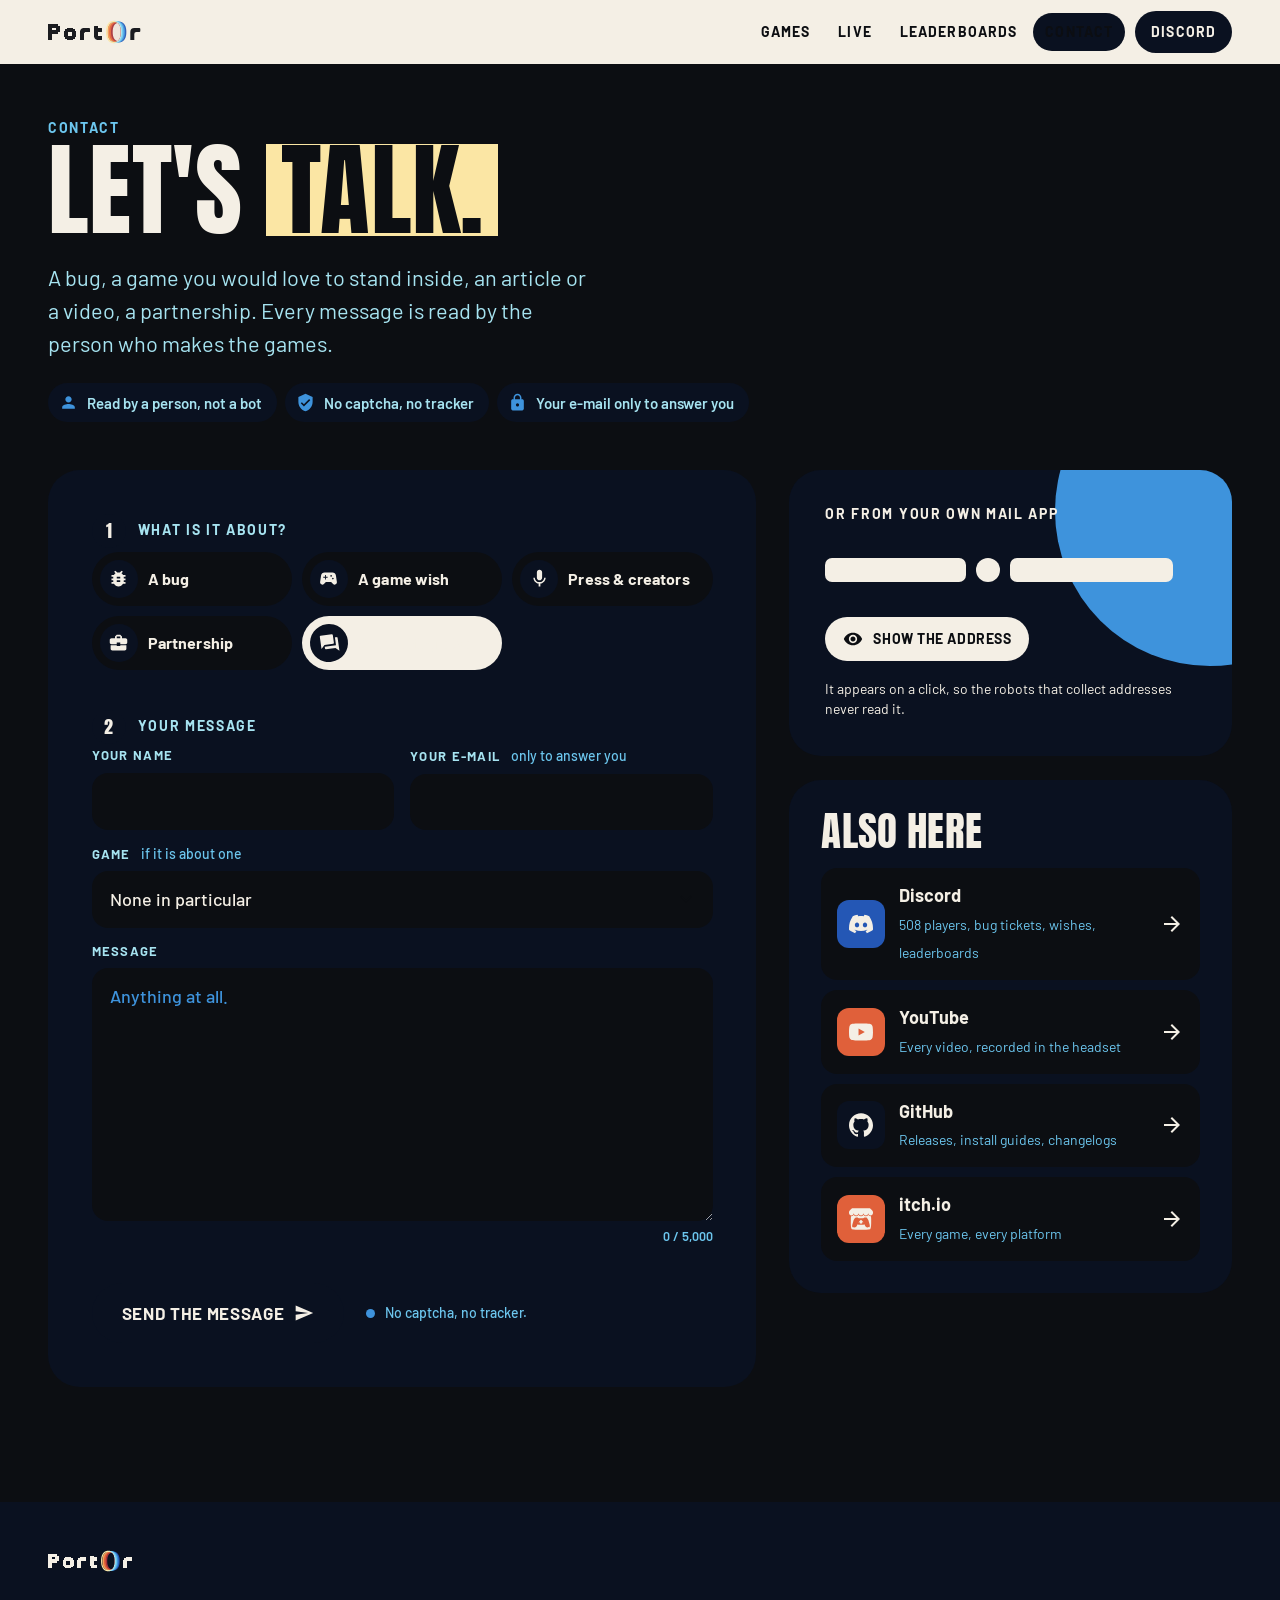
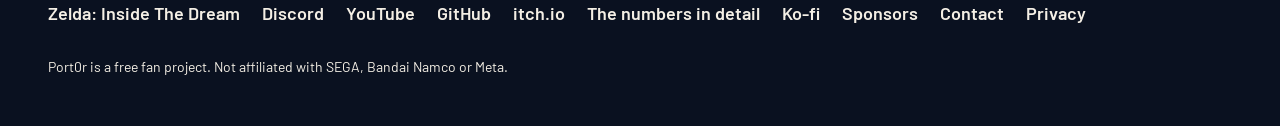
<file: contact/index.html>
<!doctype html>
<html lang="en">
<head>
<meta charset="utf-8">
<meta name="viewport" content="width=device-width, initial-scale=1, viewport-fit=cover">
<title>Contact Port0r</title>
<meta name="description" content="Write to Port0r: a bug, a game you would love in real 3D, press and creators, a partnership. Every message is read by the person who makes the games.">
<meta property="og:title" content="Contact Port0r">
<meta property="og:description" content="A bug, a game wish, press, a partnership: write to the person who makes the games.">
<meta property="og:image" content="https://port0r.com/assets/og.jpg">
<meta property="og:url" content="https://port0r.com/contact/">
<meta name="twitter:card" content="summary_large_image">
<meta name="theme-color" content="#f4efe5">
<link rel="canonical" href="https://port0r.com/contact/">
<link rel="icon" href="../assets/port0r-icon.svg">
<link rel="preconnect" href="https://fonts.googleapis.com">
<link rel="preconnect" href="https://fonts.gstatic.com" crossorigin>
<link href="https://fonts.googleapis.com/css2?family=Anton&family=Barlow:ital,wght@0,400;0,500;0,600;0,700;1,600&display=swap" rel="stylesheet">
<script>
try { const theme = localStorage.getItem("port0r-theme") || "light"; if (theme !== "system") document.documentElement.dataset.theme = theme === "dark" ? "dark" : "light"; }
catch (_) { document.documentElement.dataset.theme = "light"; }
</script>
<link rel="stylesheet" href="../site.css?v=20261030-softveil">
<link rel="preconnect" href="https://alloxr.info" crossorigin>
</head>
<body>
<a class="skip" href="#content">Skip to the content</a>
<header class="top solid" id="top">
  <div class="wrap">
    <a class="mark" href="../" aria-label="Port0r, home"><img class="on-light" src="../assets/port0r-wordmark-light.svg" alt="Port0r" width="116" height="24"><img class="on-dark" src="../assets/port0r-wordmark.svg" alt="" width="116" height="24"></a>
    <nav aria-label="Sections">
      <a href="../#games">Games</a>
      <a class="opt" href="../#live">Live</a>
      <a class="opt" href="../leaderboard.html">Leaderboards</a>
      <a href="./" aria-current="page">Contact</a>
      <a class="btn sm" href="https://discord.gg/XMk7GgapuN">Discord</a>
    </nav>
  </div>
</header>

<main id="content">
<section class="page-head c-head">
  <div class="wrap">
    <p class="kicker">Contact</p>
    <h1>Let's <span class="hl">talk.</span></h1>
    <p class="lead">A bug, a game you would love to stand inside, an article or a video, a partnership. Every message is read by the person who makes the games.</p>
    <ul class="c-promises">
      <li><svg viewBox="0 0 24 24" aria-hidden="true"><path fill="currentColor" d="M12 12c2.21 0 4-1.79 4-4s-1.79-4-4-4-4 1.79-4 4 1.79 4 4 4zm0 2c-2.67 0-8 1.34-8 4v2h16v-2c0-2.66-5.33-4-8-4z"/></svg>Read by a person, not a bot</li>
      <li><svg viewBox="0 0 24 24" aria-hidden="true"><path fill="currentColor" d="M12 1 3 5v6c0 5.55 3.84 10.74 9 12 5.16-1.26 9-6.45 9-12V5l-9-4zm-2 16-4-4 1.41-1.41L10 14.17l6.59-6.59L18 9l-8 8z"/></svg>No captcha, no tracker</li>
      <li><svg viewBox="0 0 24 24" aria-hidden="true"><path fill="currentColor" d="M18 8h-1V6c0-2.76-2.24-5-5-5S7 3.24 7 6v2H6c-1.1 0-2 .9-2 2v10c0 1.1.9 2 2 2h12c1.1 0 2-.9 2-2V10c0-1.1-.9-2-2-2zm-6 9c-1.1 0-2-.9-2-2s.9-2 2-2 2 .9 2 2-.9 2-2 2zm3.1-9H8.9V6c0-1.71 1.39-3.1 3.1-3.1 1.71 0 3.1 1.39 3.1 3.1v2z"/></svg>Your e-mail only to answer you</li>
    </ul>
  </div>
</section>

<section class="band c-band">
  <div class="wrap c-grid">
    <div class="c-main">
      <form class="c-form" id="cform" novalidate>
        <fieldset class="c-set">
          <legend class="c-step"><span aria-hidden="true">1</span>What is it about?</legend>
          <div class="c-topics">
            <label class="c-topic" data-t="bug"><input type="radio" name="topic" value="bug"><span class="ic"><svg viewBox="0 0 24 24" aria-hidden="true"><path fill="currentColor" d="M20 8h-2.81c-.45-.78-1.07-1.45-1.82-1.96L17 4.41 15.59 3l-2.17 2.17C12.96 5.06 12.49 5 12 5c-.49 0-.96.06-1.41.17L8.41 3 7 4.41l1.62 1.63C7.88 6.55 7.26 7.22 6.81 8H4v2h2.09c-.05.33-.09.66-.09 1v1H4v2h2v1c0 .34.04.67.09 1H4v2h2.81c1.04 1.79 2.97 3 5.19 3s4.15-1.21 5.19-3H20v-2h-2.09c.05-.33.09-.66.09-1v-1h2v-2h-2v-1c0-.34-.04-.67-.09-1H20V8zm-6 8h-4v-2h4v2zm0-4h-4v-2h4v2z"/></svg></span>A bug</label>
            <label class="c-topic" data-t="wish"><input type="radio" name="topic" value="wish"><span class="ic"><svg viewBox="0 0 24 24" aria-hidden="true"><path fill="currentColor" d="M21.58 16.09l-1.09-7.66C20.21 6.46 18.52 5 16.53 5H7.47C5.48 5 3.79 6.46 3.51 8.43l-1.09 7.66C2.2 17.63 3.39 19 4.94 19c.68 0 1.32-.27 1.8-.75L9 16h6l2.25 2.25c.48.48 1.13.75 1.8.75 1.56 0 2.75-1.37 2.53-2.91zM11 11H9v2H8v-2H6v-1h2V8h1v2h2v1zm4-1c-.55 0-1-.45-1-1s.45-1 1-1 1 .45 1 1-.45 1-1 1zm2 3c-.55 0-1-.45-1-1s.45-1 1-1 1 .45 1 1-.45 1-1 1z"/></svg></span>A game wish</label>
            <label class="c-topic" data-t="press"><input type="radio" name="topic" value="press"><span class="ic"><svg viewBox="0 0 24 24" aria-hidden="true"><path fill="currentColor" d="M12 14c1.66 0 2.99-1.34 2.99-3L15 5c0-1.66-1.34-3-3-3S9 3.34 9 5v6c0 1.66 1.34 3 3 3zm5.3-3c0 3-2.54 5.1-5.3 5.1S6.7 14 6.7 11H5c0 3.41 2.72 6.23 6 6.72V21h2v-3.28c3.28-.48 6-3.3 6-6.72h-1.7z"/></svg></span>Press &amp; creators</label>
            <label class="c-topic" data-t="partner"><input type="radio" name="topic" value="partner"><span class="ic"><svg viewBox="0 0 24 24" aria-hidden="true"><path fill="currentColor" d="M10 16v-1H3.01L3 19c0 1.11.89 2 2 2h14c1.11 0 2-.89 2-2v-4h-7v1h-4zm10-9h-4.01V5l-2-2h-4l-2 2v2H4c-1.1 0-2 .9-2 2v3c0 1.11.89 2 2 2h6v-2h4v2h6c1.1 0 2-.9 2-2V9c0-1.1-.9-2-2-2zm-6 0h-4V5h4v2z"/></svg></span>Partnership</label>
            <label class="c-topic" data-t="other"><input type="radio" name="topic" value="other" checked><span class="ic"><svg viewBox="0 0 24 24" aria-hidden="true"><path fill="currentColor" d="M21 6h-2v9H6v2c0 .55.45 1 1 1h11l4 4V7c0-.55-.45-1-1-1zm-4 6V3c0-.55-.45-1-1-1H3c-.55 0-1 .45-1 1v14l4-4h10c.55 0 1-.45 1-1z"/></svg></span>Something else</label>
          </div>
          <p class="c-hint" data-hint="bug" hidden><svg viewBox="0 0 24 24" aria-hidden="true"><path fill="currentColor" d="M20.317 4.3698a19.7913 19.7913 0 00-4.8851-1.5152.0741.0741 0 00-.0785.0371c-.211.3753-.4447.8648-.6083 1.2495-1.8447-.2762-3.68-.2762-5.4868 0-.1636-.3933-.4058-.8742-.6177-1.2495a.077.077 0 00-.0785-.037 19.7363 19.7363 0 00-4.8852 1.515.0699.0699 0 00-.0321.0277C.5334 9.0458-.319 13.5799.0992 18.0578a.0824.0824 0 00.0312.0561c2.0528 1.5076 4.0413 2.4228 5.9929 3.0294a.0777.0777 0 00.0842-.0276c.4616-.6304.8731-1.2952 1.226-1.9942a.076.076 0 00-.0416-.1057c-.6528-.2476-1.2743-.5495-1.8722-.8923a.077.077 0 01-.0076-.1277c.1258-.0943.2517-.1923.3718-.2914a.0743.0743 0 01.0776-.0105c3.9278 1.7933 8.18 1.7933 12.0614 0a.0739.0739 0 01.0785.0095c.1202.099.246.1981.3728.2924a.077.077 0 01-.0066.1276 12.2986 12.2986 0 01-1.873.8914.0766.0766 0 00-.0407.1067c.3604.698.7719 1.3628 1.225 1.9932a.076.076 0 00.0842.0286c1.961-.6067 3.9495-1.5219 6.0023-3.0294a.077.077 0 00.0313-.0552c.5004-5.177-.8382-9.6739-3.5485-13.6604a.061.061 0 00-.0312-.0286zM8.02 15.3312c-1.1825 0-2.1569-1.0857-2.1569-2.419 0-1.3332.9555-2.4189 2.157-2.4189 1.2108 0 2.1757 1.0952 2.1568 2.419 0 1.3332-.9555 2.4189-2.1569 2.4189zm7.9748 0c-1.1825 0-2.1569-1.0857-2.1569-2.419 0-1.3332.9554-2.4189 2.1569-2.4189 1.2108 0 2.1757 1.0952 2.1568 2.419 0 1.3332-.946 2.4189-2.1568 2.4189Z"/></svg><span>Faster on Discord: a post in <a class="link" href="https://discord.gg/XMk7GgapuN">#bug-reports</a> becomes a ticket you can follow, and you are told when the fix is out. Here works too: say which game and version, and which device.</span></p>
          <p class="c-hint" data-hint="wish" hidden><svg viewBox="0 0 24 24" aria-hidden="true"><path fill="currentColor" d="M20.317 4.3698a19.7913 19.7913 0 00-4.8851-1.5152.0741.0741 0 00-.0785.0371c-.211.3753-.4447.8648-.6083 1.2495-1.8447-.2762-3.68-.2762-5.4868 0-.1636-.3933-.4058-.8742-.6177-1.2495a.077.077 0 00-.0785-.037 19.7363 19.7363 0 00-4.8852 1.515.0699.0699 0 00-.0321.0277C.5334 9.0458-.319 13.5799.0992 18.0578a.0824.0824 0 00.0312.0561c2.0528 1.5076 4.0413 2.4228 5.9929 3.0294a.0777.0777 0 00.0842-.0276c.4616-.6304.8731-1.2952 1.226-1.9942a.076.076 0 00-.0416-.1057c-.6528-.2476-1.2743-.5495-1.8722-.8923a.077.077 0 01-.0076-.1277c.1258-.0943.2517-.1923.3718-.2914a.0743.0743 0 01.0776-.0105c3.9278 1.7933 8.18 1.7933 12.0614 0a.0739.0739 0 01.0785.0095c.1202.099.246.1981.3728.2924a.077.077 0 01-.0066.1276 12.2986 12.2986 0 01-1.873.8914.0766.0766 0 00-.0407.1067c.3604.698.7719 1.3628 1.225 1.9932a.076.076 0 00.0842.0286c1.961-.6067 3.9495-1.5219 6.0023-3.0294a.077.077 0 00.0313-.0552c.5004-5.177-.8382-9.6739-3.5485-13.6604a.061.061 0 00-.0312-.0286zM8.02 15.3312c-1.1825 0-2.1569-1.0857-2.1569-2.419 0-1.3332.9555-2.4189 2.157-2.4189 1.2108 0 2.1757 1.0952 2.1568 2.419 0 1.3332-.9555 2.4189-2.1569 2.4189zm7.9748 0c-1.1825 0-2.1569-1.0857-2.1569-2.419 0-1.3332.9554-2.4189 2.1569-2.4189 1.2108 0 2.1757 1.0952 2.1568 2.419 0 1.3332-.946 2.4189-2.1568 2.4189Z"/></svg><span>Players vote for the next games in <a class="link" href="https://discord.gg/XMk7GgapuN">#wishes</a>, on Discord. Here works too.</span></p>
          <p class="c-hint" data-hint="press" hidden><svg viewBox="0 0 24 24" aria-hidden="true"><path fill="currentColor" d="M18 4l2 4h-3l-2-4h-2l2 4h-3l-2-4H8l2 4H7L5 4H4c-1.1 0-1.99.9-1.99 2L2 18c0 1.1.9 2 2 2h16c1.1 0 2-.9 2-2V4h-4z"/></svg><span>Every trailer was recorded in the headset. Footage, high-resolution captures and interviews: just ask.</span></p>
        </fieldset>

        <fieldset class="c-set">
          <legend class="c-step"><span aria-hidden="true">2</span>Your message</legend>
          <div class="c-pair">
            <label class="c-field"><span class="c-lbl">Your name</span><input name="name" autocomplete="name" maxlength="80" required><em class="c-err"></em></label>
            <label class="c-field"><span class="c-lbl">Your e-mail <i>only to answer you</i></span><input name="email" type="email" inputmode="email" autocomplete="email" maxlength="200" required><em class="c-err"></em></label>
          </div>
          <label class="c-field"><span class="c-lbl">Game <i>if it is about one</i></span>
            <select name="game">
              <option value="">None in particular</option>
              <optgroup label="Meta Quest 3">
                <option value="timecris">Time Crisis VR</option>
                <option value="vcop">Cop VR</option>
                <option value="srallyc">Rally VR</option>
              </optgroup>
              <optgroup label="Sega Rally">
                <option value="switch">Nintendo Switch</option>
                <option value="android">Android</option>
                <option value="linux">Steam Deck &amp; Linux</option>
                <option value="mac">Mac</option>
              </optgroup>
            </select><em class="c-err"></em></label>
          <label class="c-field"><span class="c-lbl">Message</span><textarea name="message" rows="8" maxlength="5000" required></textarea><span class="c-under"><em class="c-err"></em><em class="c-count" aria-hidden="true">0 / 5,000</em></span></label>
          <div class="c-hp" aria-hidden="true"><label>Leave this field empty <input name="website" tabindex="-1" autocomplete="off"></label></div>
        </fieldset>

        <div class="c-send">
          <button class="btn primary c-go" type="submit" aria-busy="false"><span>Send the message</span><svg viewBox="0 0 24 24" aria-hidden="true"><path fill="currentColor" d="M2.01 21 23 12 2.01 3 2 10l15 2-15 2z"/></svg></button>
          <p class="c-proof"><i class="c-led" aria-hidden="true"></i><span id="proof">No captcha, no tracker.</span></p>
        </div>
        <p class="c-status" role="status" aria-live="polite"></p>
      </form>

      <div class="c-done" id="cdone" hidden>
        <span class="chip"><span class="eyes" aria-hidden="true"><i></i><i></i></span>Message <span class="ref"></span></span>
        <h2 tabindex="-1">Message <span class="hl">sent.</span></h2>
        <p class="lead"><span class="who"></span> It is on its way to the person who makes the games, and the answer will come by e-mail.</p>
        <div class="row"><button class="btn soft" type="button" id="again">Write another one</button><a class="btn" href="../">Back to the games</a></div>
      </div>
    </div>

    <aside class="c-side" aria-label="Other ways">
      <div class="c-mail">
        <p class="kicker">Or from your own mail app</p>
        <div class="c-addr" aria-live="polite"><span class="c-mask" aria-hidden="true"><i></i><i></i><i></i></span></div>
        <div class="row c-acts"><button class="btn white sm" type="button" id="reveal"><svg viewBox="0 0 24 24" aria-hidden="true"><path fill="currentColor" d="M12 4.5C7 4.5 2.73 7.61 1 12c1.73 4.39 6 7.5 11 7.5s9.27-3.11 11-7.5c-1.73-4.39-6-7.5-11-7.5zM12 17c-2.76 0-5-2.24-5-5s2.24-5 5-5 5 2.24 5 5-2.24 5-5 5zm0-8c-1.66 0-3 1.34-3 3s1.34 3 3 3 3-1.34 3-3-1.34-3-3-3z"/></svg>Show the address</button></div>
        <p class="c-note">It appears on a click, so the robots that collect addresses never read it.</p>
      </div>
      <div class="c-else">
        <h2>Also here</h2>
        <div class="gives">
          <a href="https://discord.gg/XMk7GgapuN">
            <span class="ic" style="background:#2457b5"><svg viewBox="0 0 24 24" aria-hidden="true"><path fill="currentColor" d="M20.317 4.3698a19.7913 19.7913 0 00-4.8851-1.5152.0741.0741 0 00-.0785.0371c-.211.3753-.4447.8648-.6083 1.2495-1.8447-.2762-3.68-.2762-5.4868 0-.1636-.3933-.4058-.8742-.6177-1.2495a.077.077 0 00-.0785-.037 19.7363 19.7363 0 00-4.8852 1.515.0699.0699 0 00-.0321.0277C.5334 9.0458-.319 13.5799.0992 18.0578a.0824.0824 0 00.0312.0561c2.0528 1.5076 4.0413 2.4228 5.9929 3.0294a.0777.0777 0 00.0842-.0276c.4616-.6304.8731-1.2952 1.226-1.9942a.076.076 0 00-.0416-.1057c-.6528-.2476-1.2743-.5495-1.8722-.8923a.077.077 0 01-.0076-.1277c.1258-.0943.2517-.1923.3718-.2914a.0743.0743 0 01.0776-.0105c3.9278 1.7933 8.18 1.7933 12.0614 0a.0739.0739 0 01.0785.0095c.1202.099.246.1981.3728.2924a.077.077 0 01-.0066.1276 12.2986 12.2986 0 01-1.873.8914.0766.0766 0 00-.0407.1067c.3604.698.7719 1.3628 1.225 1.9932a.076.076 0 00.0842.0286c1.961-.6067 3.9495-1.5219 6.0023-3.0294a.077.077 0 00.0313-.0552c.5004-5.177-.8382-9.6739-3.5485-13.6604a.061.061 0 00-.0312-.0286zM8.02 15.3312c-1.1825 0-2.1569-1.0857-2.1569-2.419 0-1.3332.9555-2.4189 2.157-2.4189 1.2108 0 2.1757 1.0952 2.1568 2.419 0 1.3332-.9555 2.4189-2.1569 2.4189zm7.9748 0c-1.1825 0-2.1569-1.0857-2.1569-2.419 0-1.3332.9554-2.4189 2.1569-2.4189 1.2108 0 2.1757 1.0952 2.1568 2.419 0 1.3332-.946 2.4189-2.1568 2.4189Z"/></svg></span>
            <span><b>Discord</b><small><span id="dcount">The players</span>, bug tickets, wishes, leaderboards</small></span>
            <svg class="go" viewBox="0 0 24 24" aria-hidden="true"><path fill="currentColor" d="M12 4l-1.41 1.41L16.17 11H4v2h12.17l-5.58 5.59L12 20l8-8z"/></svg>
          </a>
          <a href="https://www.youtube.com/@jacquesdupontd">
            <span class="ic" style="background:#e0603a"><svg viewBox="0 0 24 24" aria-hidden="true"><path fill="currentColor" d="M23.498 6.186a3.016 3.016 0 0 0-2.122-2.136C19.505 3.545 12 3.545 12 3.545s-7.505 0-9.377.505A3.017 3.017 0 0 0 .502 6.186C0 8.07 0 12 0 12s0 3.93.502 5.814a3.016 3.016 0 0 0 2.122 2.136c1.871.505 9.376.505 9.376.505s7.505 0 9.377-.505a3.015 3.015 0 0 0 2.122-2.136C24 15.93 24 12 24 12s0-3.93-.502-5.814zM9.545 15.568V8.432L15.818 12l-6.273 3.568z"/></svg></span>
            <span><b>YouTube</b><small>Every video, recorded in the headset</small></span>
            <svg class="go" viewBox="0 0 24 24" aria-hidden="true"><path fill="currentColor" d="M12 4l-1.41 1.41L16.17 11H4v2h12.17l-5.58 5.59L12 20l8-8z"/></svg>
          </a>
          <a href="https://github.com/jacquesdupontd/port0r">
            <span class="ic"><svg viewBox="0 0 24 24" aria-hidden="true"><path fill="currentColor" d="M12 .297c-6.63 0-12 5.373-12 12 0 5.303 3.438 9.8 8.205 11.385.6.113.82-.258.82-.577 0-.285-.01-1.04-.015-2.04-3.338.724-4.042-1.61-4.042-1.61C4.422 18.07 3.633 17.7 3.633 17.7c-1.087-.744.084-.729.084-.729 1.205.084 1.838 1.236 1.838 1.236 1.07 1.835 2.809 1.305 3.495.998.108-.776.417-1.305.76-1.605-2.665-.3-5.466-1.332-5.466-5.93 0-1.31.465-2.38 1.235-3.22-.135-.303-.54-1.523.105-3.176 0 0 1.005-.322 3.3 1.23.96-.267 1.98-.399 3-.405 1.02.006 2.04.138 3 .405 2.28-1.552 3.285-1.23 3.285-1.23.645 1.653.24 2.873.12 3.176.765.84 1.23 1.91 1.23 3.22 0 4.61-2.805 5.625-5.475 5.92.42.36.81 1.096.81 2.22 0 1.606-.015 2.896-.015 3.286 0 .315.21.69.825.57C20.565 22.092 24 17.592 24 12.297c0-6.627-5.373-12-12-12"/></svg></span>
            <span><b>GitHub</b><small>Releases, install guides, changelogs</small></span>
            <svg class="go" viewBox="0 0 24 24" aria-hidden="true"><path fill="currentColor" d="M12 4l-1.41 1.41L16.17 11H4v2h12.17l-5.58 5.59L12 20l8-8z"/></svg>
          </a>
          <a href="https://port0r.itch.io/">
            <span class="ic" style="background:#e0603a"><svg viewBox="0 0 24 24" aria-hidden="true"><path fill="currentColor" d="M3.13 1.338C2.08 1.96.02 4.328 0 4.95v1.03c0 1.303 1.22 2.45 2.325 2.45 1.33 0 2.436-1.102 2.436-2.41 0 1.308 1.07 2.41 2.4 2.41 1.328 0 2.362-1.102 2.362-2.41 0 1.308 1.137 2.41 2.466 2.41h.024c1.33 0 2.466-1.102 2.466-2.41 0 1.308 1.034 2.41 2.363 2.41 1.33 0 2.4-1.102 2.4-2.41 0 1.308 1.106 2.41 2.435 2.41C22.78 8.43 24 7.282 24 5.98V4.95c-.02-.62-2.082-2.99-3.13-3.612-3.253-.114-5.508-.134-8.87-.133-3.362 0-7.945.053-8.87.133zm6.376 6.477a2.74 2.74 0 0 1-.468.602c-.5.49-1.19.795-1.947.795a2.786 2.786 0 0 1-1.95-.795c-.182-.178-.32-.37-.446-.59-.127.222-.303.412-.486.59a2.788 2.788 0 0 1-1.95.795c-.092 0-.187-.025-.264-.052-.107 1.113-.152 2.176-.168 2.95v.005l-.006 1.167c.02 2.334-.23 7.564 1.03 8.85 1.952.454 5.545.662 9.15.663 3.605 0 7.198-.21 9.15-.664 1.26-1.284 1.01-6.514 1.03-8.848l-.006-1.167v-.004c-.016-.775-.06-1.838-.168-2.95-.077.026-.172.052-.263.052a2.788 2.788 0 0 1-1.95-.795c-.184-.178-.36-.368-.486-.59-.127.22-.265.412-.447.59a2.786 2.786 0 0 1-1.95.794c-.76 0-1.446-.303-1.948-.793a2.74 2.74 0 0 1-.468-.602 2.738 2.738 0 0 1-.463.602 2.787 2.787 0 0 1-1.95.794h-.16a2.787 2.787 0 0 1-1.95-.793 2.738 2.738 0 0 1-.464-.602zm-2.004 2.59v.002c.795.002 1.5 0 2.373.953.687-.072 1.406-.108 2.125-.107.72 0 1.438.035 2.125.107.873-.953 1.578-.95 2.372-.953.376 0 1.876 0 2.92 2.934l1.123 4.028c.832 2.995-.266 3.068-1.636 3.07-2.03-.075-3.156-1.55-3.156-3.025-1.124.184-2.436.276-3.748.277-1.312 0-2.624-.093-3.748-.277 0 1.475-1.125 2.95-3.156 3.026-1.37-.004-2.468-.077-1.636-3.072l1.122-4.027c1.045-2.934 2.545-2.934 2.92-2.934zM12 12.714c-.002.002-2.14 1.964-2.523 2.662l1.4-.056v1.22c0 .056.56.033 1.123.007.562.026 1.124.05 1.124-.008v-1.22l1.4.055C14.138 14.677 12 12.713 12 12.713z"/></svg></span>
            <span><b>itch.io</b><small>Every game, every platform</small></span>
            <svg class="go" viewBox="0 0 24 24" aria-hidden="true"><path fill="currentColor" d="M12 4l-1.41 1.41L16.17 11H4v2h12.17l-5.58 5.59L12 20l8-8z"/></svg>
          </a>
        </div>
      </div>
    </aside>
  </div>
</section>
</main>

<footer class="foot">
  <div class="wrap">
    <img src="../assets/port0r-wordmark.svg" alt="Port0r" width="116" height="24">
    <nav aria-label="Elsewhere">
      <a href="/zelda-inside-the-dream/">Zelda: Inside The Dream</a>
      <a href="https://discord.gg/XMk7GgapuN">Discord</a>
      <a href="https://www.youtube.com/@jacquesdupontd">YouTube</a>
      <a href="https://github.com/jacquesdupontd/port0r">GitHub</a>
      <a href="https://port0r.itch.io/">itch.io</a>
      <a href="../stats/">The numbers in detail</a>
      <a href="https://ko-fi.com/port0r">Ko-fi</a>
      <a href="https://github.com/sponsors/jacquesdupontd">Sponsors</a>
      <a href="./" aria-current="page">Contact</a>
      <a href="../privacy/">Privacy</a>
    </nav>
    <p class="legal">Port0r is a free fan project. Not affiliated with SEGA, Bandai Namco or Meta.</p>
  </div>
</footer>
<script src="../contact.js?v=20261016m" defer></script>
<script src="../site.js?v=20261030-eightcolors-v2" defer></script>
<script src="../hit.js?v=20261021a" defer></script>
</body>
</html>
</file>
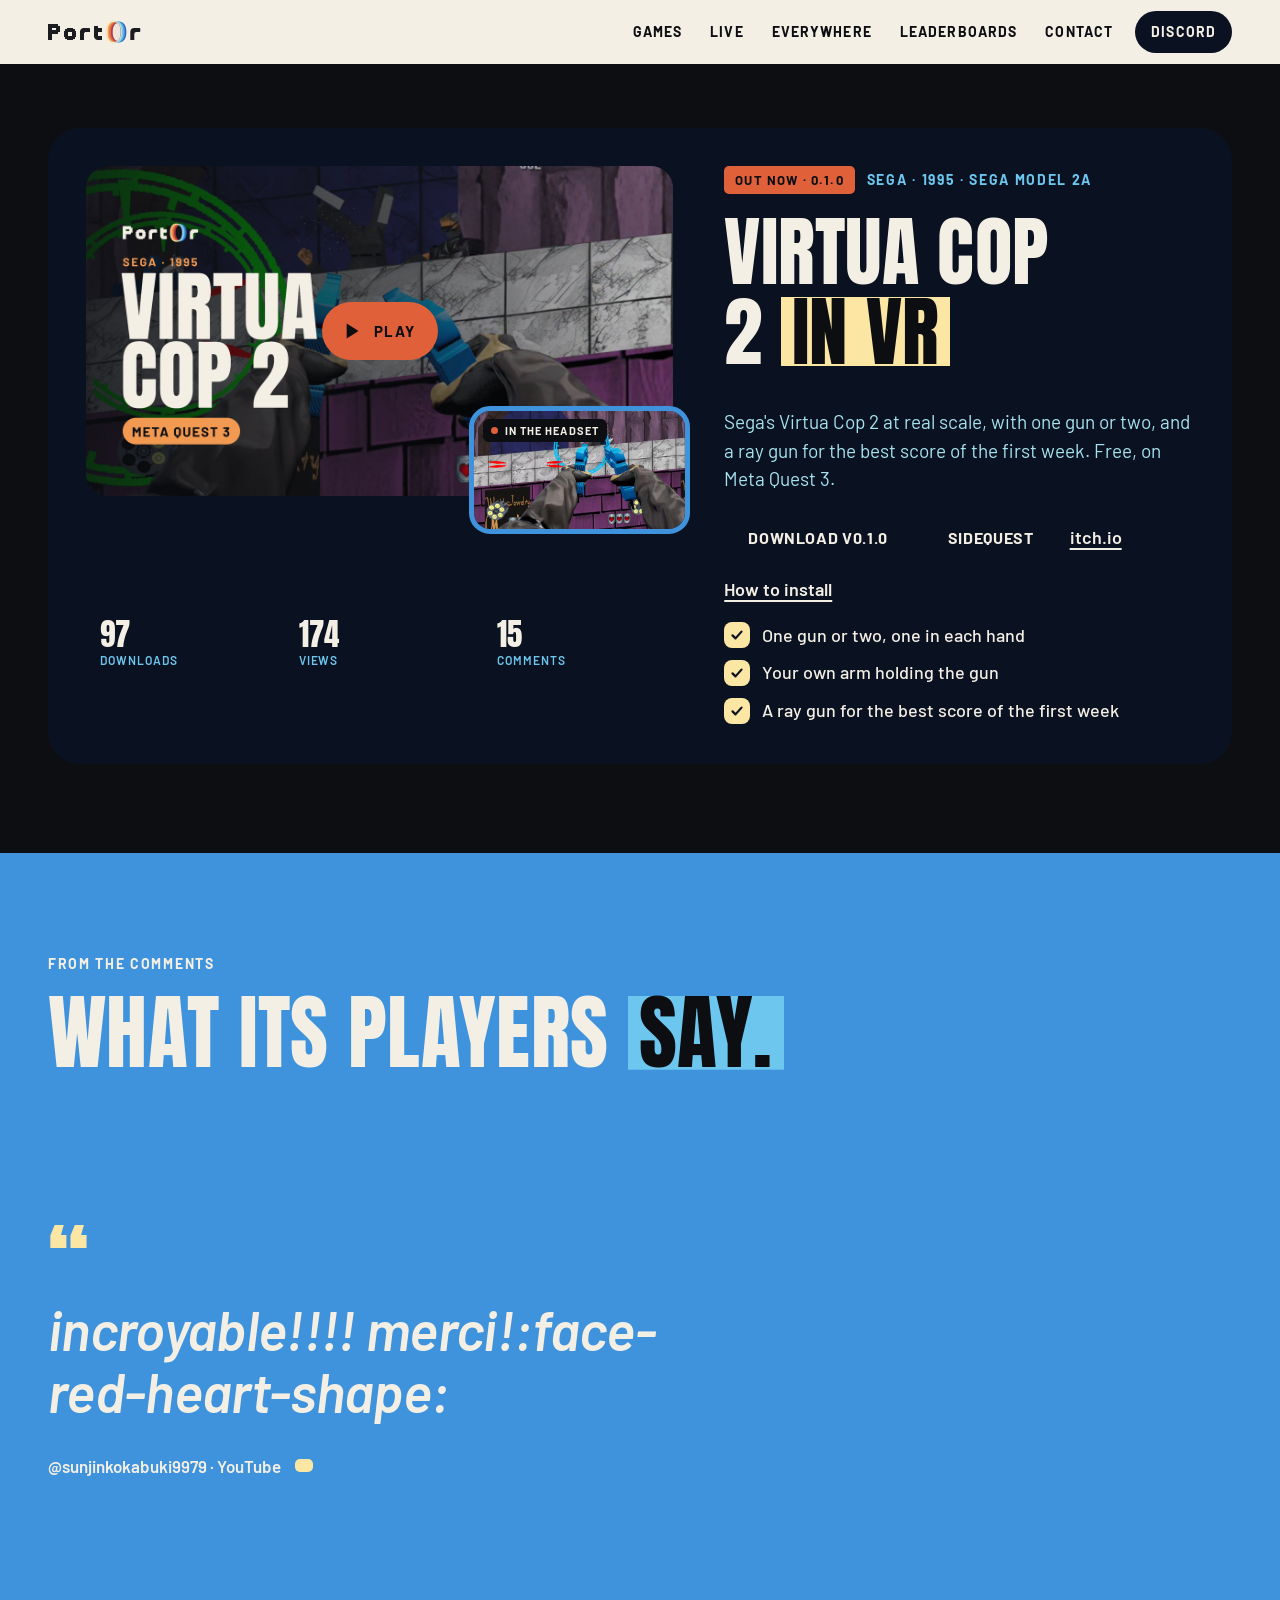
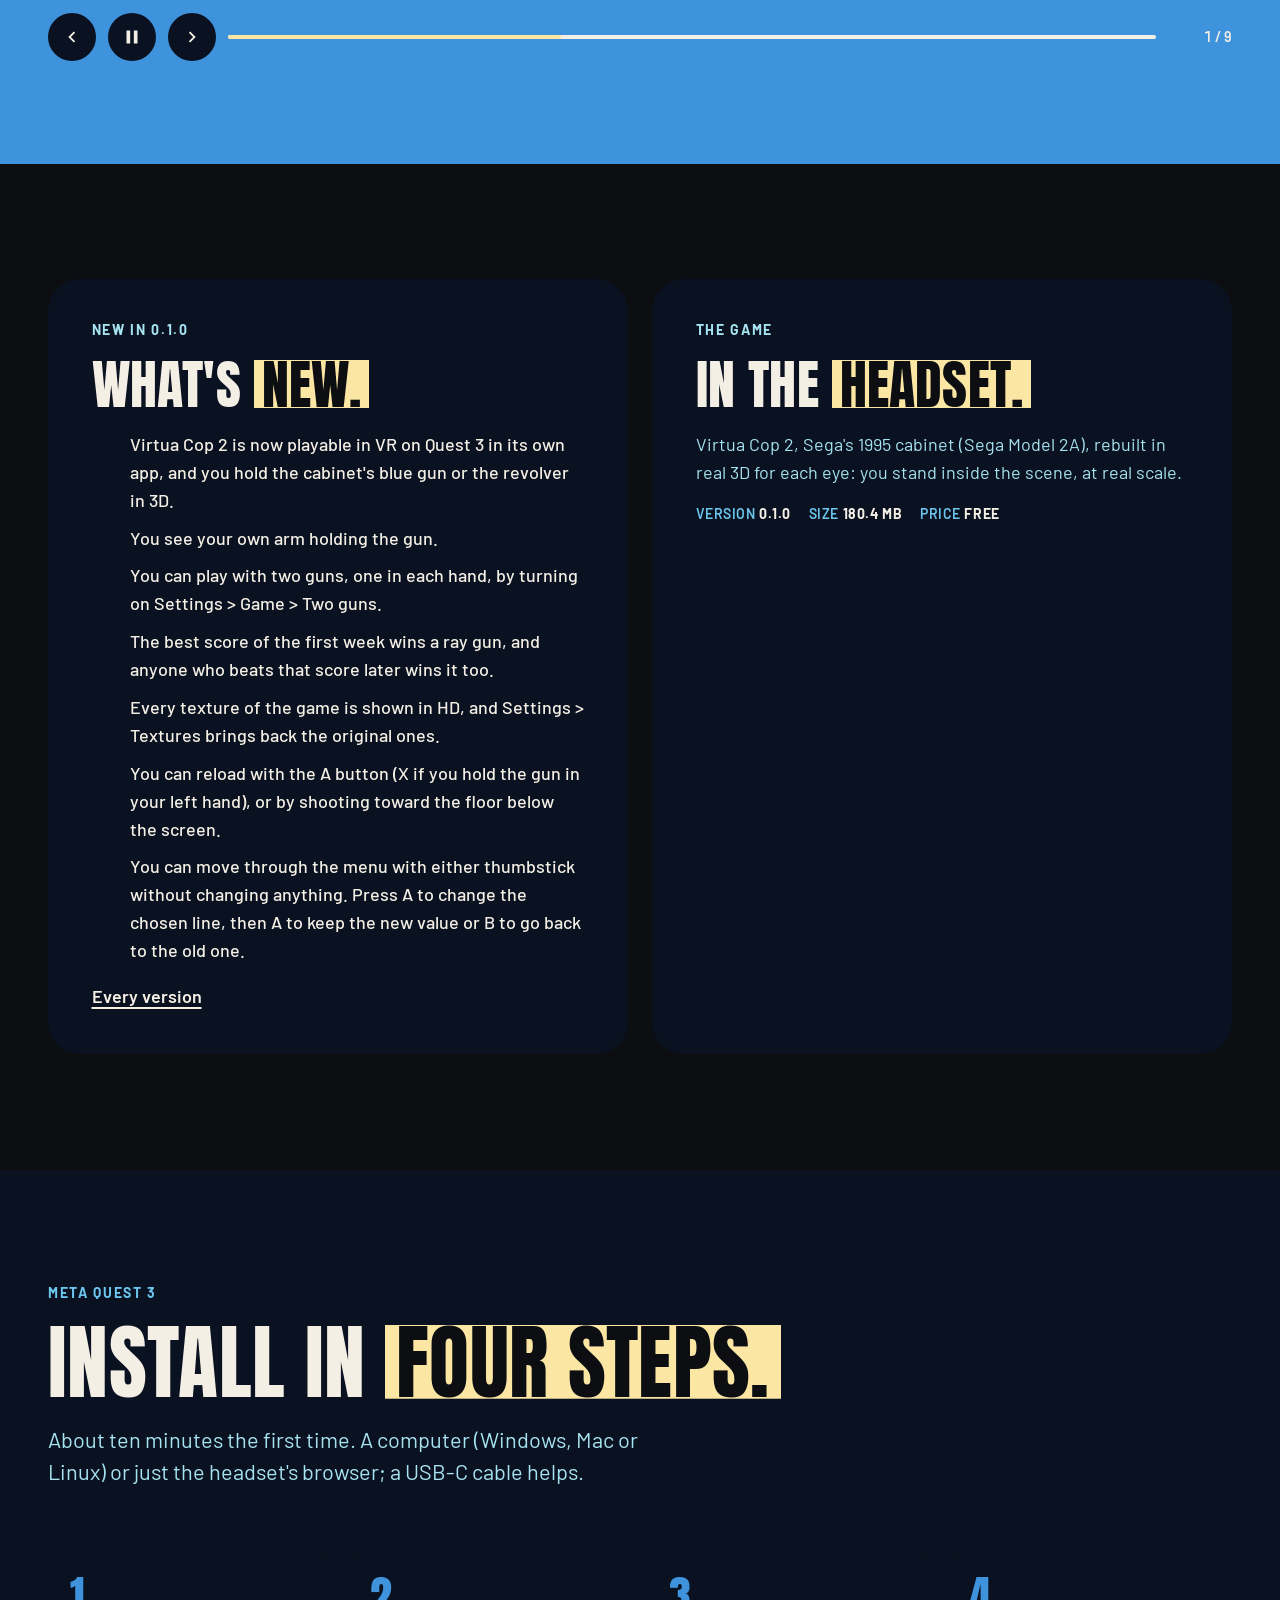
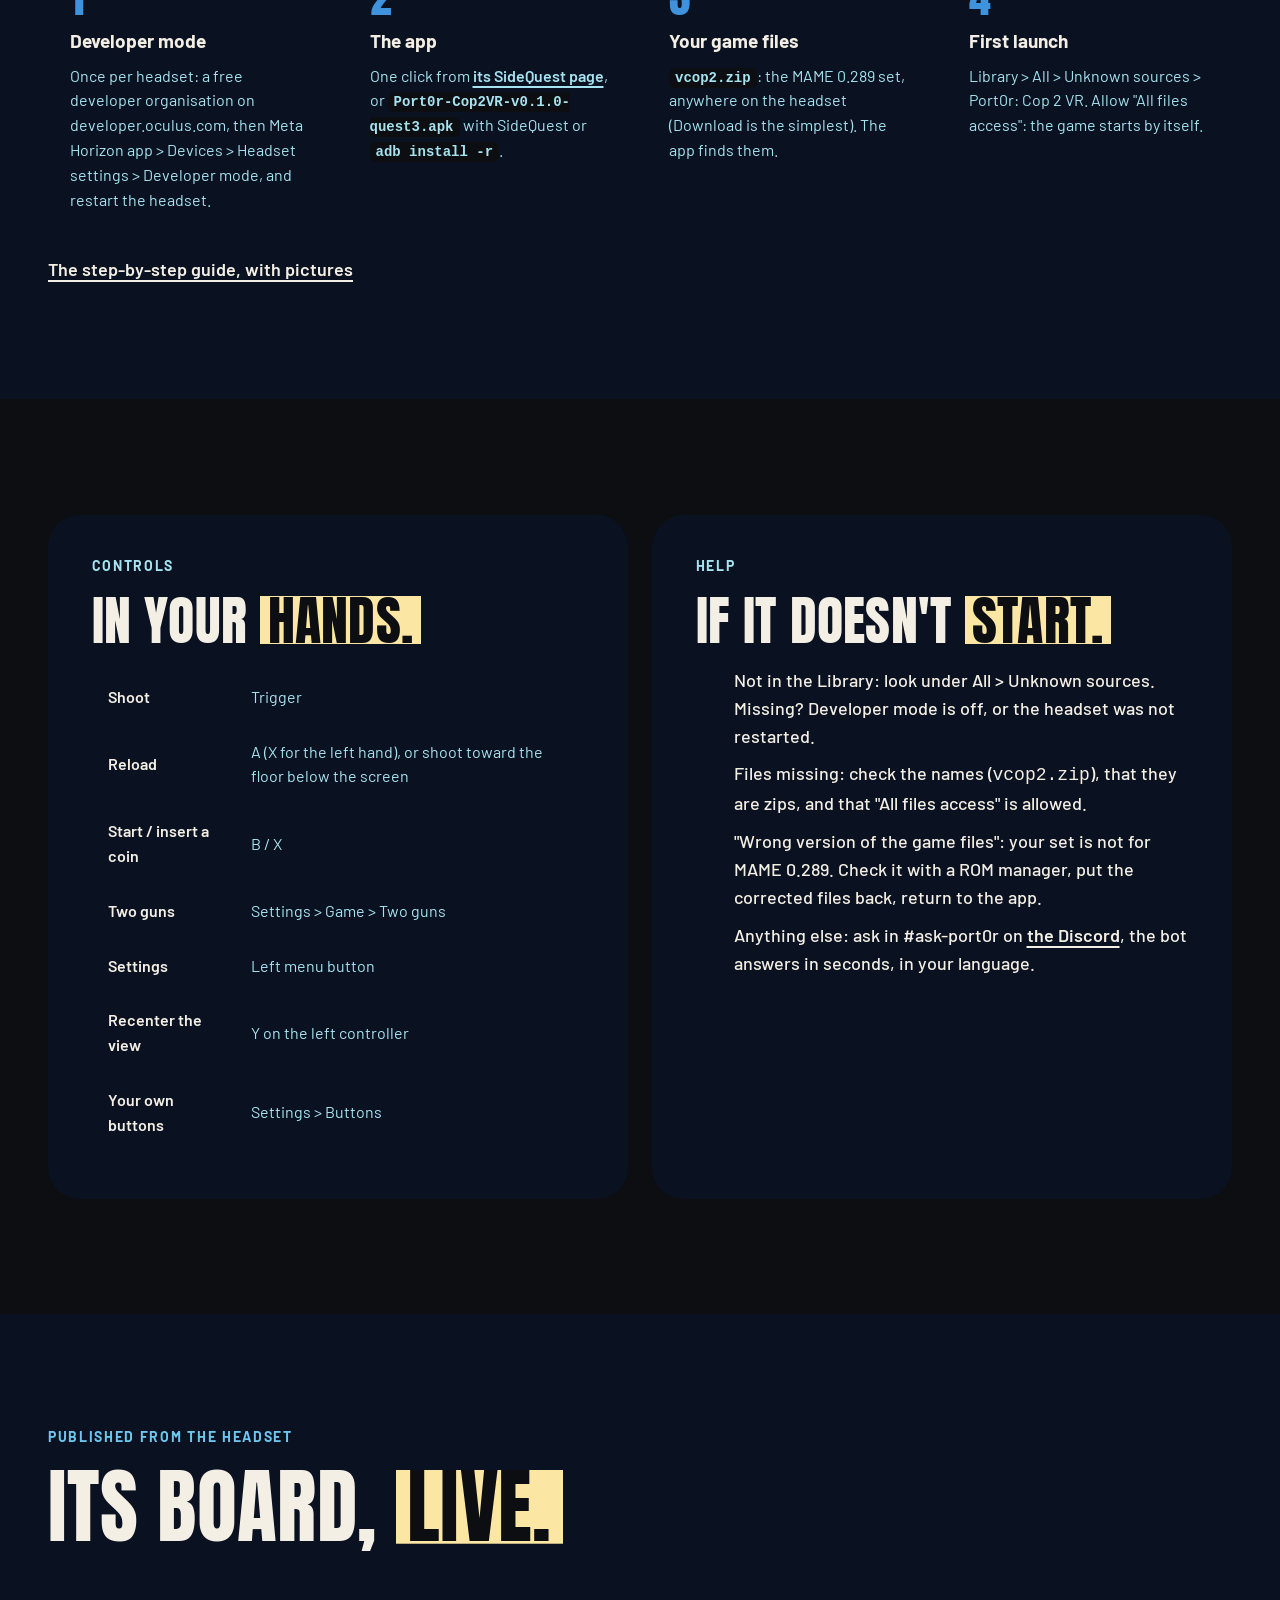
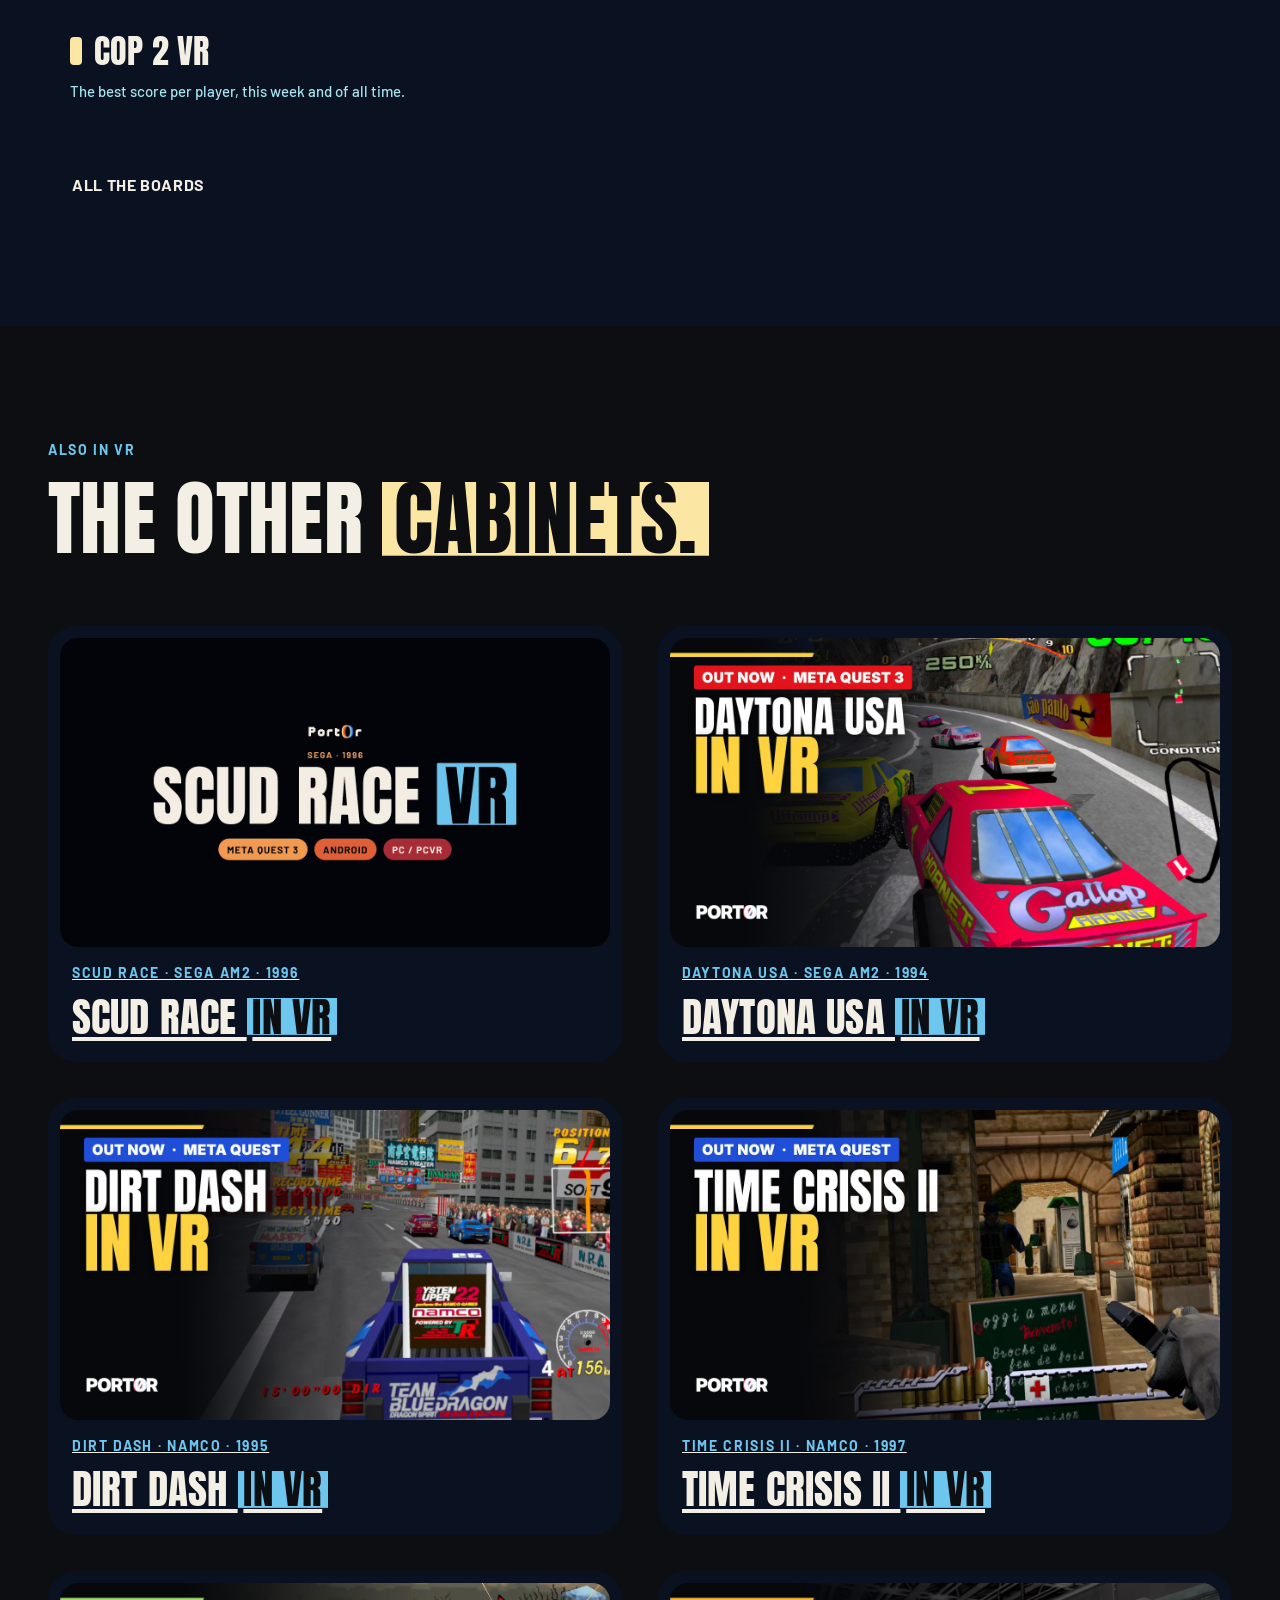
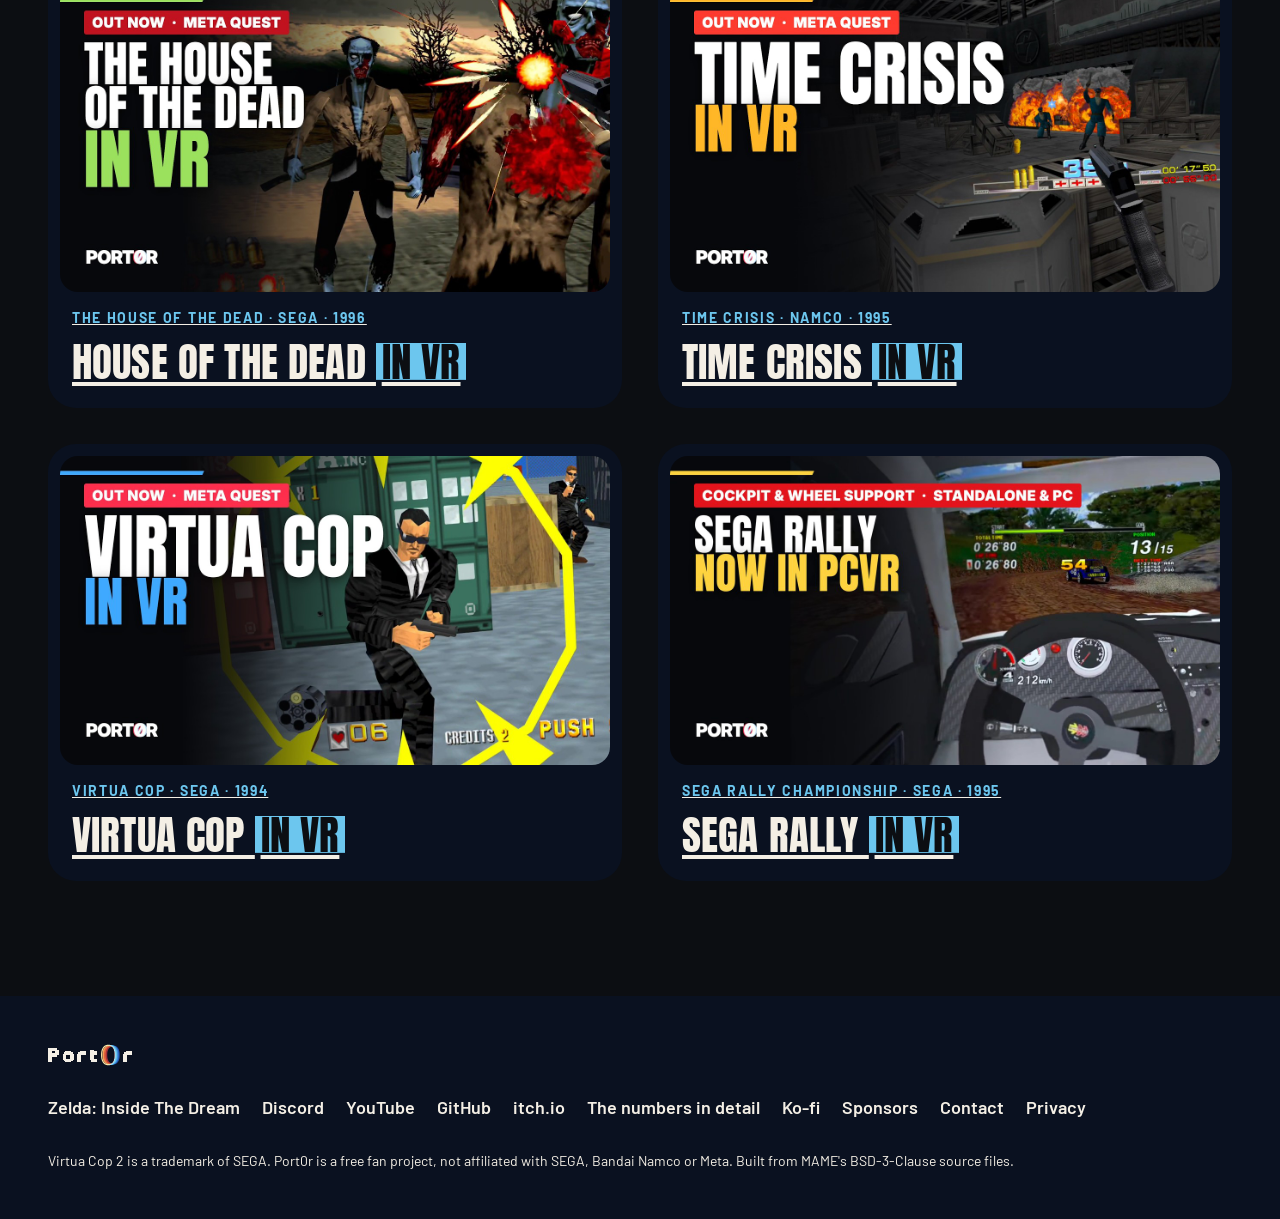
<file: cop-2-vr/index.html>
<!doctype html>
<html lang="en">
<head>
<meta charset="utf-8">
<meta name="viewport" content="width=device-width, initial-scale=1, viewport-fit=cover">
<title>Port0r: Cop 2 VR: Virtua Cop 2 in real 3D VR on Meta Quest 3</title>
<meta name="description" content="Sega&#x27;s Virtua Cop 2 at real scale, with one gun or two, and a ray gun for the best score of the first week. Free, on Meta Quest 3. Version 0.1.0.">
<meta property="og:title" content="Port0r: Cop 2 VR: Virtua Cop 2 in real 3D VR">
<meta property="og:description" content="Sega&#x27;s Virtua Cop 2 at real scale, with one gun or two, and a ray gun for the best score of the first week.">
<meta property="og:image" content="https://port0r.com/assets/yt/mBV8_gGyiBA.jpg">
<meta property="og:url" content="https://port0r.com/cop-2-vr/">
<meta name="twitter:card" content="summary_large_image">
<meta name="theme-color" content="#f4efe5">
<link rel="icon" href="../assets/port0r-icon.svg">
<link rel="preconnect" href="https://fonts.googleapis.com">
<link rel="preconnect" href="https://fonts.gstatic.com" crossorigin>
<link href="https://fonts.googleapis.com/css2?family=Anton&family=Barlow:ital,wght@0,400;0,500;0,600;0,700;1,600&display=swap" rel="stylesheet">
<script>
try { const theme = localStorage.getItem("port0r-theme") || "light"; if (theme !== "system") document.documentElement.dataset.theme = theme === "dark" ? "dark" : "light"; }
catch (_) { document.documentElement.dataset.theme = "light"; }
</script>
<link rel="stylesheet" href="../site.css?v=20261030-softveil">
<script type="application/ld+json">
{"@context": "https://schema.org", "@type": "SoftwareApplication", "name": "Port0r: Cop 2 VR", "operatingSystem": "Meta Quest (Android)",
 "applicationCategory": "GameApplication", "softwareVersion": "0.1.0", "offers": {"@type": "Offer", "price": "0", "priceCurrency": "EUR"},
 "downloadUrl": "https://github.com/jacquesdupontd/port0r/releases/tag/vcop2-v0.1.0", "url": "https://port0r.com/cop-2-vr/"}
</script>
</head>
<body data-game="cop2">
<a class="skip" href="#content">Skip to the content</a>
<header class="top solid" id="top">
  <div class="wrap">
    <a class="mark" href="../" aria-label="Port0r, home"><img class="on-light" src="../assets/port0r-wordmark-light.svg" alt="Port0r" width="116" height="24"><img class="on-dark" src="../assets/port0r-wordmark.svg" alt="" width="116" height="24"></a>
    <nav aria-label="Sections">
      <a href="../#games">Games</a>
      <a href="../#live">Live</a>
      <a class="opt" href="../#everywhere">Everywhere</a>
      <a class="opt" href="../leaderboard.html">Leaderboards</a>
      <a class="opt" href="../contact/">Contact</a>
      <a class="btn sm" href="https://discord.gg/XMk7GgapuN">Discord</a>
    </nav>
  </div>
</header>

<main id="content">
<section class="page-head" style="padding-bottom:0">
  <div class="wrap">
    <article class="game" data-game="cop2" style="margin-top:8px">
      <div class="stage">
        <button class="yt" type="button" data-id="mBV8_gGyiBA" aria-label="Play the Cop 2 VR video"><img src="../assets/yt/mBV8_gGyiBA.jpg" alt="Cop 2 VR: the jewellery shop balcony, two guns"><span class="play"><svg viewBox="0 0 24 24" aria-hidden="true"><path fill="currentColor" d="M8 5v14l11-7z"/></svg>Play</span><span class="views" data-views="mBV8_gGyiBA"></span></button>
        <figure class="pip"><video class="clip" muted loop playsinline preload="none" poster="../assets/clip-copvr2.jpg" data-src="../assets/clip-copvr2.mp4" aria-label="Cop 2 VR, recorded in the headset: the jewellery shop balcony, two guns"></video><figcaption class="tag"><span class="dot" aria-hidden="true"></span>In the headset</figcaption></figure>
      </div>
      <div class="extra">
        <div class="nums" data-g="cop2">
          <div><b data-k="downloads">&nbsp;</b><small>Downloads</small></div>
          <div><b data-k="views">&nbsp;</b><small>Views</small></div>
          <div><b data-k="comments">&nbsp;</b><small>Comments</small></div>
        </div>
      </div>
      <div class="info">
        <div class="meta"><span class="chip">Out now · 0.1.0</span><span class="kicker">Sega · 1995 · Sega Model 2A</span></div>
        <h1 class="gt">Virtua Cop 2 <span class="hl">in VR</span></h1>
        <p class="lead gl">Sega&#x27;s Virtua Cop 2 at real scale, with one gun or two, and a ray gun for the best score of the first week. Free, on Meta Quest 3.</p>
        <ul class="feat"><li>One gun or two, one in each hand</li><li>Your own arm holding the gun</li><li>A ray gun for the best score of the first week</li></ul>
        <div class="row">
          <a class="btn" href="https://github.com/jacquesdupontd/port0r/releases/tag/vcop2-v0.1.0">Download v0.1.0</a>
          <a class="btn soft" href="https://sidequestvr.com/app/64058/port0r-cop-2-vr">SideQuest</a>
          
          <a class="link" href="https://port0r.itch.io/cop-2-vr">itch.io</a>
          <a class="link" href="#install">How to install</a>
        </div>
      </div>
    </article>
  </div>
</section>

<section class="voices" id="players" aria-labelledby="voices-title" style="margin-top:clamp(56px,7vw,96px)">
  <div class="wrap">
    <header class="head">
      <p class="kicker">From the comments</p>
      <h2 class="converge" id="voices-title">What its players <span class="hl" style="--c:var(--cyan);--on:#0c0e12">say.</span></h2>
    </header>
    <figure class="quote" id="quote" data-only="cop2" aria-live="polite">
      <blockquote id="q-text">&nbsp;</blockquote>
      <figcaption class="who" id="q-who"></figcaption>
    </figure>
    <div class="qbar">
      <button type="button" id="q-prev" aria-label="Previous comment"><svg viewBox="0 0 24 24" aria-hidden="true"><path fill="currentColor" d="M15.4 7.4 14 6l-6 6 6 6 1.4-1.4-4.6-4.6z"/></svg></button>
      <button type="button" id="q-pause" aria-label="Pause"><svg viewBox="0 0 24 24" aria-hidden="true"><path fill="currentColor" d="M6 19h4V5H6v14zm8-14v14h4V5h-4z"/></svg></button>
      <button type="button" id="q-next" aria-label="Next comment"><svg viewBox="0 0 24 24" aria-hidden="true"><path fill="currentColor" d="M10 6 8.6 7.4l4.6 4.6-4.6 4.6L10 18l6-6z"/></svg></button>
      <span class="track" aria-hidden="true"><i id="q-track"></i></span>
      <span class="count" id="q-count"></span>
    </div>
  </div>
</section>

<section class="band">
  <div class="wrap duo">
    <div class="panel give">
      <p class="kicker">New in 0.1.0</p>
      <h3>What's <span class="hl">new.</span></h3>
      <ul class="feat"><li>Virtua Cop 2 is now playable in VR on Quest 3 in its own app, and you hold the cabinet&#x27;s blue gun or the revolver in 3D.</li><li>You see your own arm holding the gun.</li><li>You can play with two guns, one in each hand, by turning on Settings &gt; Game &gt; Two guns.</li><li>The best score of the first week wins a ray gun, and anyone who beats that score later wins it too.</li><li>Every texture of the game is shown in HD, and Settings &gt; Textures brings back the original ones.</li><li>You can reload with the A button (X if you hold the gun in your left hand), or by shooting toward the floor below the screen.</li><li>You can move through the menu with either thumbstick without changing anything. Press A to change the chosen line, then A to keep the new value or B to go back to the old one.</li></ul>
      <a class="link" href="https://github.com/jacquesdupontd/port0r/blob/main/CHANGELOG.md">Every version</a>
    </div>
    <div class="panel give">
      <p class="kicker">The game</p>
      <h3>In the <span class="hl">headset.</span></h3>
      <p>Virtua Cop 2, Sega's 1995 cabinet (Sega Model 2A), rebuilt in real 3D for each eye: you stand inside the scene, at real scale.</p>
      <p class="spec" style="display:flex;flex-wrap:wrap;gap:6px 18px;font:600 14px/1.3 var(--text);letter-spacing:.04em;text-transform:uppercase;color:var(--ink-3)"><span>Version <b style="color:var(--ink)">0.1.0</b></span><span>Size <b style="color:var(--ink)">180.4 MB</b></span><span>Price <b style="color:var(--ink)">free</b></span></p>
    </div>
  </div>
</section>

<section class="band alt" id="install">
  <div class="wrap">
    <header class="head">
      <p class="kicker">Meta Quest 3</p>
      <h2 class="converge">Install in <span class="hl">four steps.</span></h2>
      <p class="lead">About ten minutes the first time. A computer (Windows, Mac or Linux) or just the headset's browser; a USB-C cable helps.</p>
    </header>
    <ol class="steps" style="grid-template-columns:repeat(auto-fit,minmax(min(100%,240px),1fr))">
      <li><b>Developer mode</b><span>Once per headset: a free developer organisation on developer.oculus.com, then Meta Horizon app &gt; Devices &gt; Headset settings &gt; Developer mode, and restart the headset.</span></li>
      <li><b>The app</b><span>One click from <a class="link" href="https://sidequestvr.com/app/64058/port0r-cop-2-vr">its SideQuest page</a>, or <code>Port0r-Cop2VR-v0.1.0-quest3.apk</code> with SideQuest or <code>adb install -r</code>.</span></li>
      <li><b>Your game files</b><span><code>vcop2.zip</code>: the MAME 0.289 set, anywhere on the headset (Download is the simplest). The app finds them.</span></li>
      <li><b>First launch</b><span>Library &gt; All &gt; Unknown sources &gt; Port0r: Cop 2 VR. Allow "All files access": the game starts by itself.</span></li>
    </ol>
    
    <a class="link" href="https://github.com/jacquesdupontd/port0r#install-on-meta-quest-time-crisis-vr-cop-vr-and-rally-vr">The step-by-step guide, with pictures</a>
  </div>
</section>

<section class="band">
  <div class="wrap duo">
    <div class="panel give">
      <p class="kicker">Controls</p>
      <h3>In your <span class="hl">hands.</span></h3>
      <table class="ctl"><tbody><tr><td>Shoot</td><td>Trigger</td></tr><tr><td>Reload</td><td>A (X for the left hand), or shoot toward the floor below the screen</td></tr><tr><td>Start / insert a coin</td><td>B / X</td></tr><tr><td>Two guns</td><td>Settings &gt; Game &gt; Two guns</td></tr><tr><td>Settings</td><td>Left menu button</td></tr><tr><td>Recenter the view</td><td>Y on the left controller</td></tr><tr><td>Your own buttons</td><td>Settings &gt; Buttons</td></tr></tbody></table>
    </div>
    <div class="panel give">
      <p class="kicker">Help</p>
      <h3>If it doesn't <span class="hl">start.</span></h3>
      <ul class="feat">
        <li>Not in the Library: look under All &gt; Unknown sources. Missing? Developer mode is off, or the headset was not restarted.</li>
        <li>Files missing: check the names (<code>vcop2.zip</code>), that they are zips, and that "All files access" is allowed.</li>
        <li>"Wrong version of the game files": your set is not for MAME 0.289. Check it with a ROM manager, put the corrected files back, return to the app.</li>
        <li>Anything else: ask in #ask-port0r on <a class="link" href="https://discord.gg/XMk7GgapuN">the Discord</a>, the bot answers in seconds, in your language.</li>
      </ul>
    </div>
  </div>
</section>

<section class="band alt" id="leaderboards">
  <div class="wrap">
    <header class="head">
      <p class="kicker">Published from the headset</p>
      <h2 class="converge">Its board, <span class="hl">live.</span></h2>
    </header>
    <div class="lbs" style="grid-template-columns:1fr">
      <article class="lb" data-game="vcop2" data-top="10"><h3>Cop 2 VR</h3><p class="rule">The best score per player, this week and of all time.</p><div class="tbls" style="display:grid;grid-template-columns:repeat(auto-fit,minmax(min(100%,300px),1fr));gap:12px 20px"></div></article>
    </div>
    <div class="row" style="margin-top:24px"><a class="btn" href="../leaderboard.html#vcop2">All the boards</a></div>
  </div>
</section>

<section class="band">
  <div class="wrap">
    <header class="head"><p class="kicker">Also in VR</p><h2 class="converge">The other <span class="hl">cabinets.</span></h2></header>
    <div class="plats"><a class="plat other" data-game="scud" href="../scud-race-vr/"><span class="yt" style="cursor:pointer"><img src="../assets/yt/r90VKyOhWvY.jpg" alt="" loading="lazy"></span><span class="body"><span class="kicker">Scud Race · Sega AM2 · 1996</span><h3>Scud Race <span class="hl">in VR</span></h3></span></a><a class="plat other" data-game="daytona" href="../daytona-usa-vr/"><span class="yt" style="cursor:pointer"><img src="../assets/yt/toPG4va9joY.jpg" alt="" loading="lazy"></span><span class="body"><span class="kicker">Daytona USA · Sega AM2 · 1994</span><h3>Daytona USA <span class="hl">in VR</span></h3></span></a><a class="plat other" data-game="dirtdash" href="../dirt-dash-vr/"><span class="yt" style="cursor:pointer"><img src="../assets/yt/PN8u_SZXYpQ.jpg" alt="" loading="lazy"></span><span class="body"><span class="kicker">Dirt Dash · Namco · 1995</span><h3>Dirt Dash <span class="hl">in VR</span></h3></span></a><a class="plat other" data-game="timecrs2" href="../time-crisis-ii-vr/"><span class="yt" style="cursor:pointer"><img src="../assets/yt/_7ZEGjgzLc4.jpg" alt="" loading="lazy"></span><span class="body"><span class="kicker">Time Crisis II · Namco · 1997</span><h3>Time Crisis II <span class="hl">in VR</span></h3></span></a><a class="plat other" data-game="hotd" href="../house-of-the-dead-vr/"><span class="yt" style="cursor:pointer"><img src="../assets/yt/JEYKmI-9PBE.jpg" alt="" loading="lazy"></span><span class="body"><span class="kicker">The House of the Dead · Sega · 1996</span><h3>House of the Dead <span class="hl">in VR</span></h3></span></a><a class="plat other" data-game="timecris" href="../time-crisis-vr/"><span class="yt" style="cursor:pointer"><img src="../assets/yt/F7Ig3bwq7K8.jpg" alt="" loading="lazy"></span><span class="body"><span class="kicker">Time Crisis · Namco · 1995</span><h3>Time Crisis <span class="hl">in VR</span></h3></span></a><a class="plat other" data-game="cop" href="../cop-vr/"><span class="yt" style="cursor:pointer"><img src="../assets/yt/1qCQorbbdPc.jpg" alt="" loading="lazy"></span><span class="body"><span class="kicker">Virtua Cop · Sega · 1994</span><h3>Virtua Cop <span class="hl">in VR</span></h3></span></a><a class="plat other" data-game="rally" href="../rally-vr/"><span class="yt" style="cursor:pointer"><img src="../assets/yt/_Nm22_u1s7Y.jpg" alt="" loading="lazy"></span><span class="body"><span class="kicker">Sega Rally Championship · Sega · 1995</span><h3>Sega Rally <span class="hl">in VR</span></h3></span></a></div>
  </div>
</section>
</main>

<footer class="foot">
  <div class="wrap">
    <img src="../assets/port0r-wordmark.svg" alt="Port0r" width="116" height="24">
    <nav aria-label="Elsewhere">
      <a href="/zelda-inside-the-dream/">Zelda: Inside The Dream</a>
      <a href="https://discord.gg/XMk7GgapuN">Discord</a>
      <a href="https://www.youtube.com/@jacquesdupontd">YouTube</a>
      <a href="https://github.com/jacquesdupontd/port0r">GitHub</a>
      <a href="https://port0r.itch.io/">itch.io</a>
      <a href="../stats/">The numbers in detail</a>
      <a href="https://ko-fi.com/port0r">Ko-fi</a>
      <a href="https://github.com/sponsors/jacquesdupontd">Sponsors</a>
      <a href="../contact/">Contact</a>
      <a href="../privacy/">Privacy</a>
    </nav>
    <p class="legal">Virtua Cop 2 is a trademark of SEGA. Port0r is a free fan project, not affiliated with SEGA, Bandai Namco or Meta. Built from MAME's BSD-3-Clause source files.</p>
  </div>
</footer>
<dialog class="watch" id="watch" aria-label="Video"><div class="watch-in"><button type="button" class="watch-x" aria-label="Close" data-close><svg viewBox="0 0 24 24" aria-hidden="true"><path fill="currentColor" d="M19 6.41 17.59 5 12 10.59 6.41 5 5 6.41 10.59 12 5 17.59 6.41 19 12 13.41 17.59 19 19 17.59 13.41 12z"/></svg></button><div class="watch-frame"></div></div></dialog>
<script src="../site.js?v=20261030-eightcolors-v2" defer></script>
<script src="../hit.js?v=20261021a" defer></script>
</body>
</html>
</file>
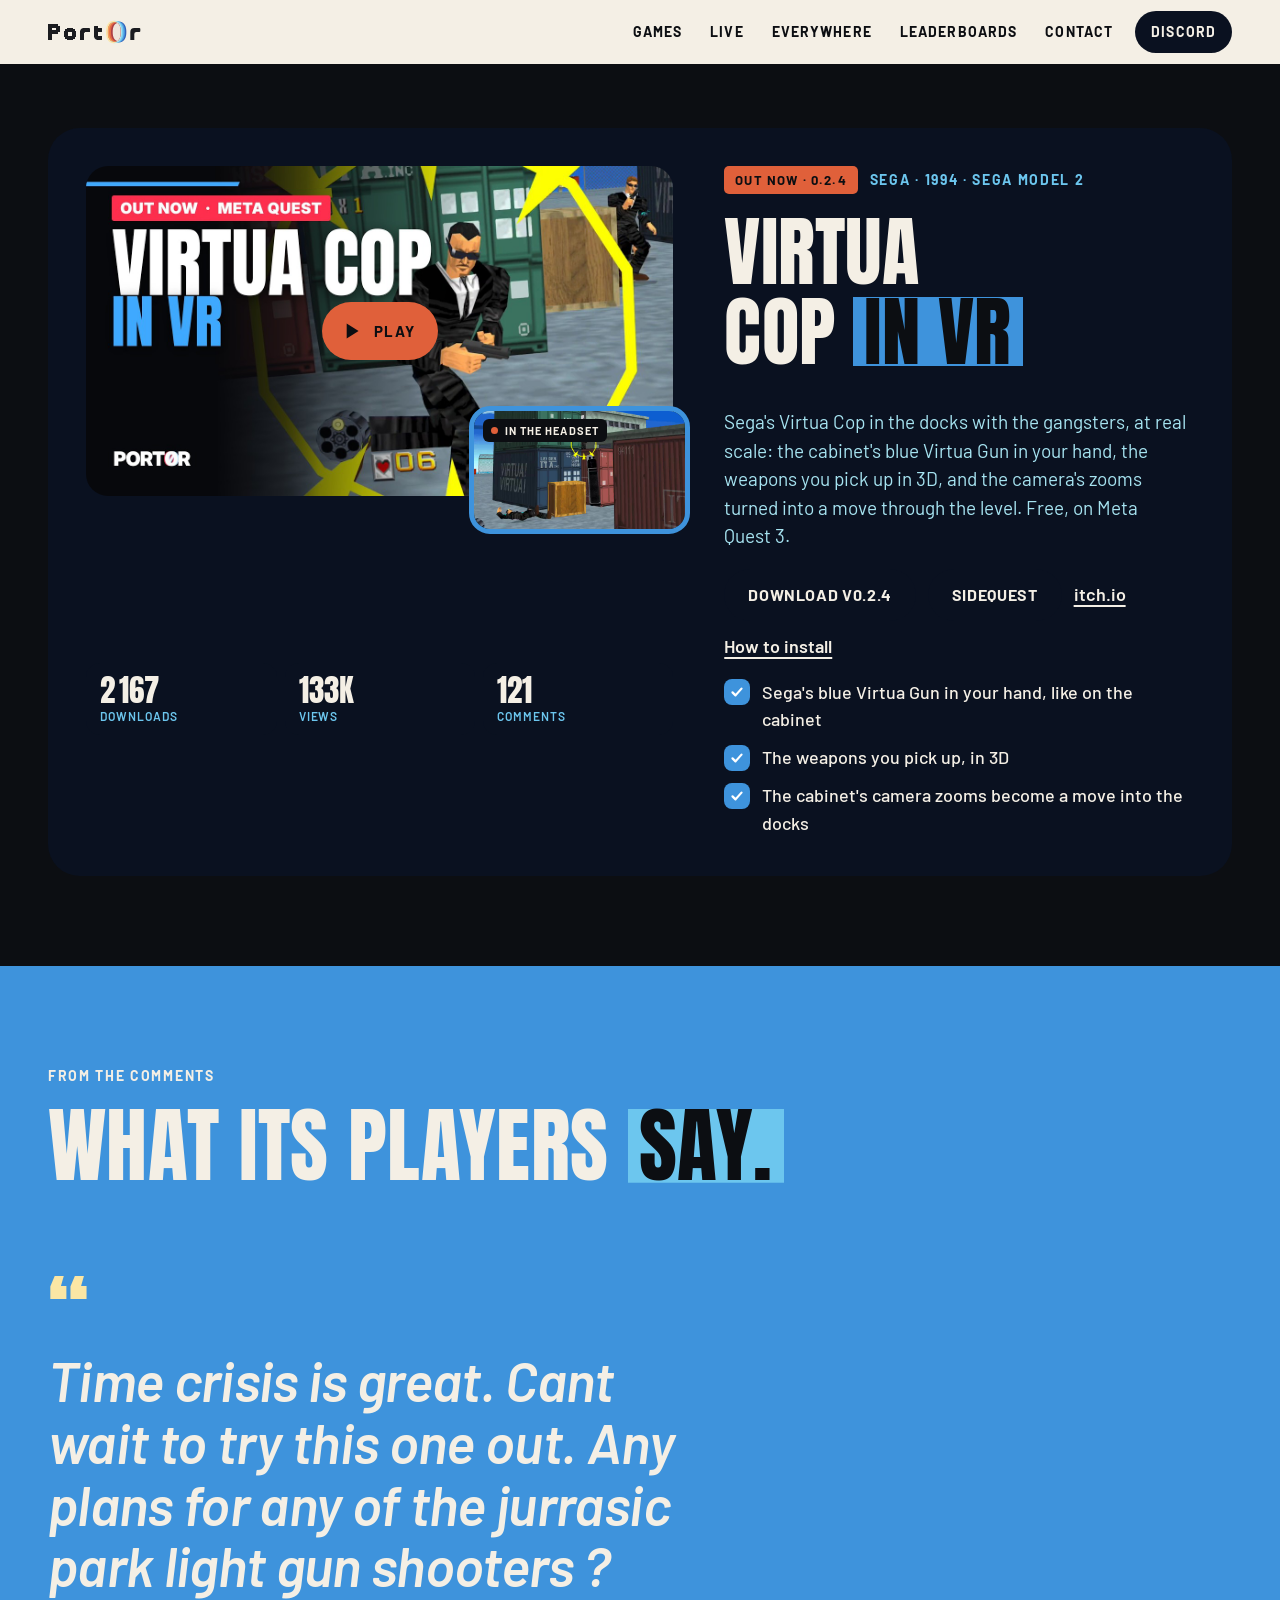
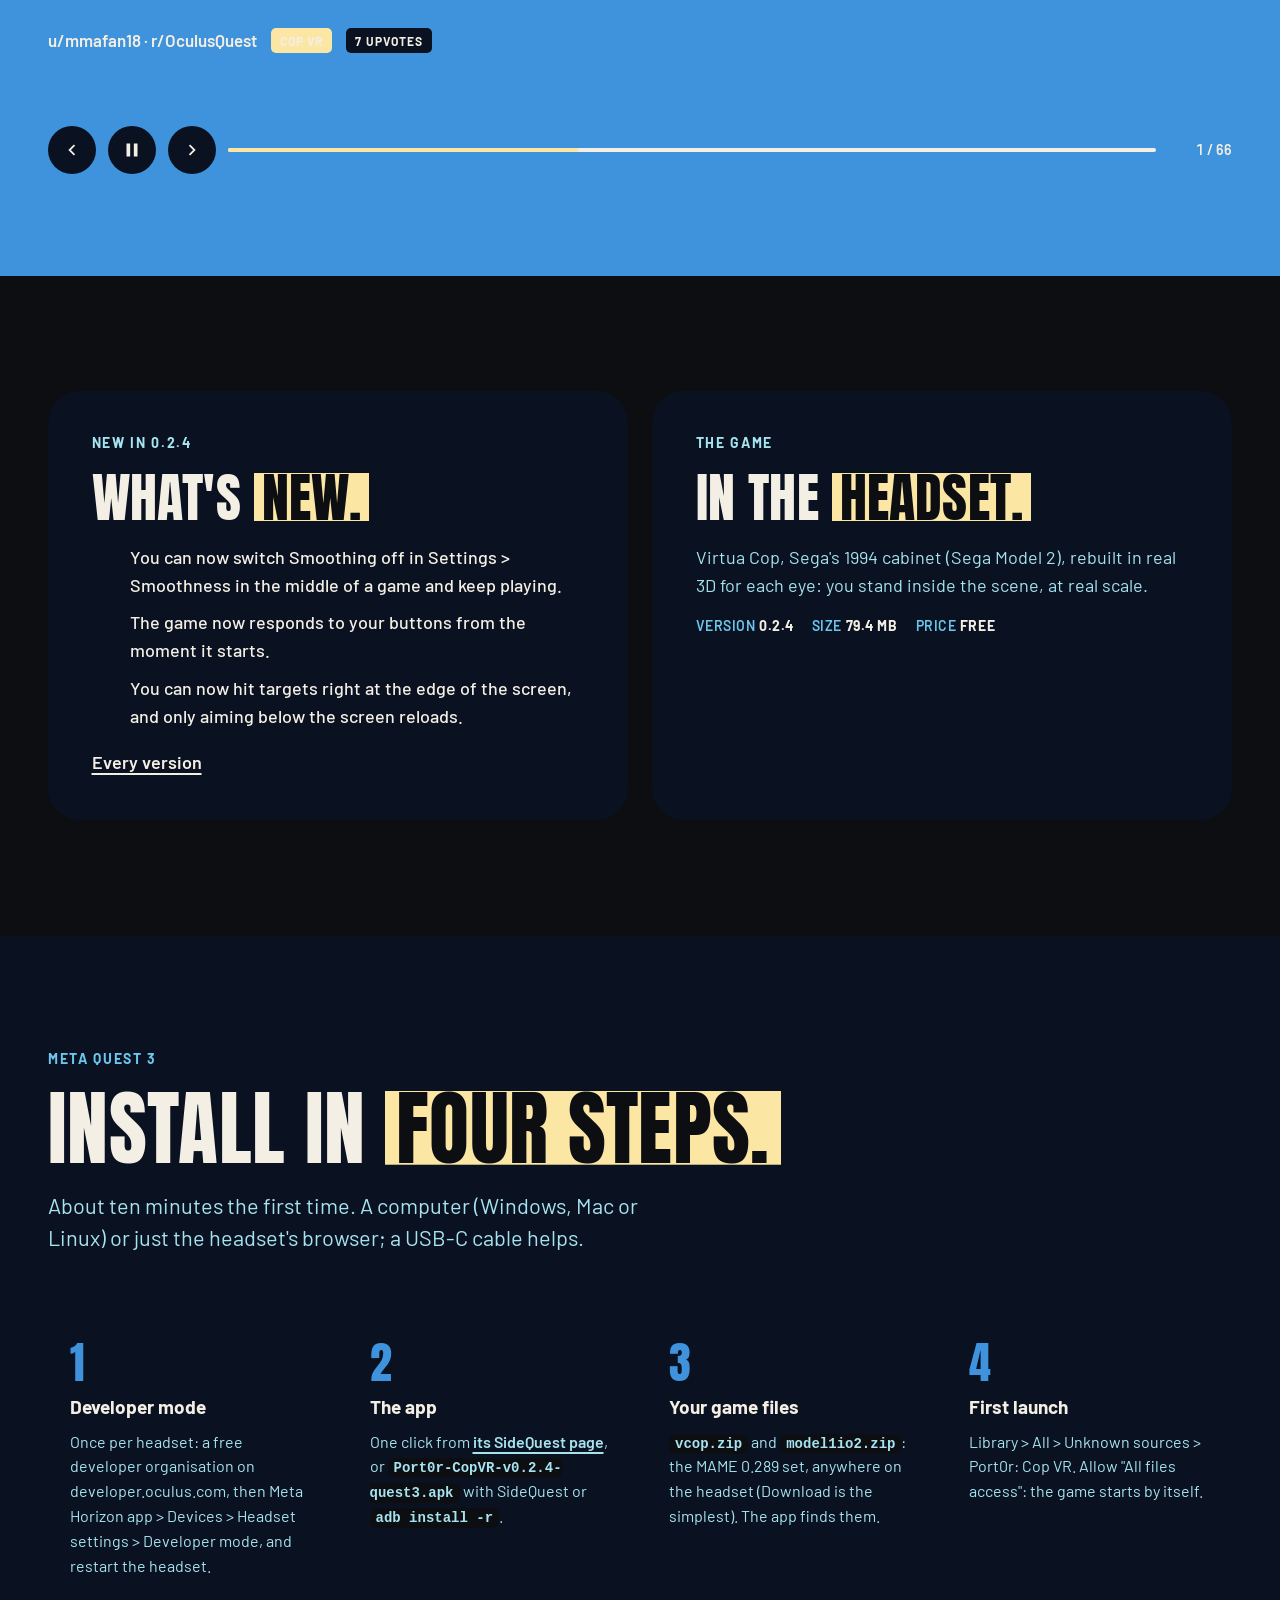
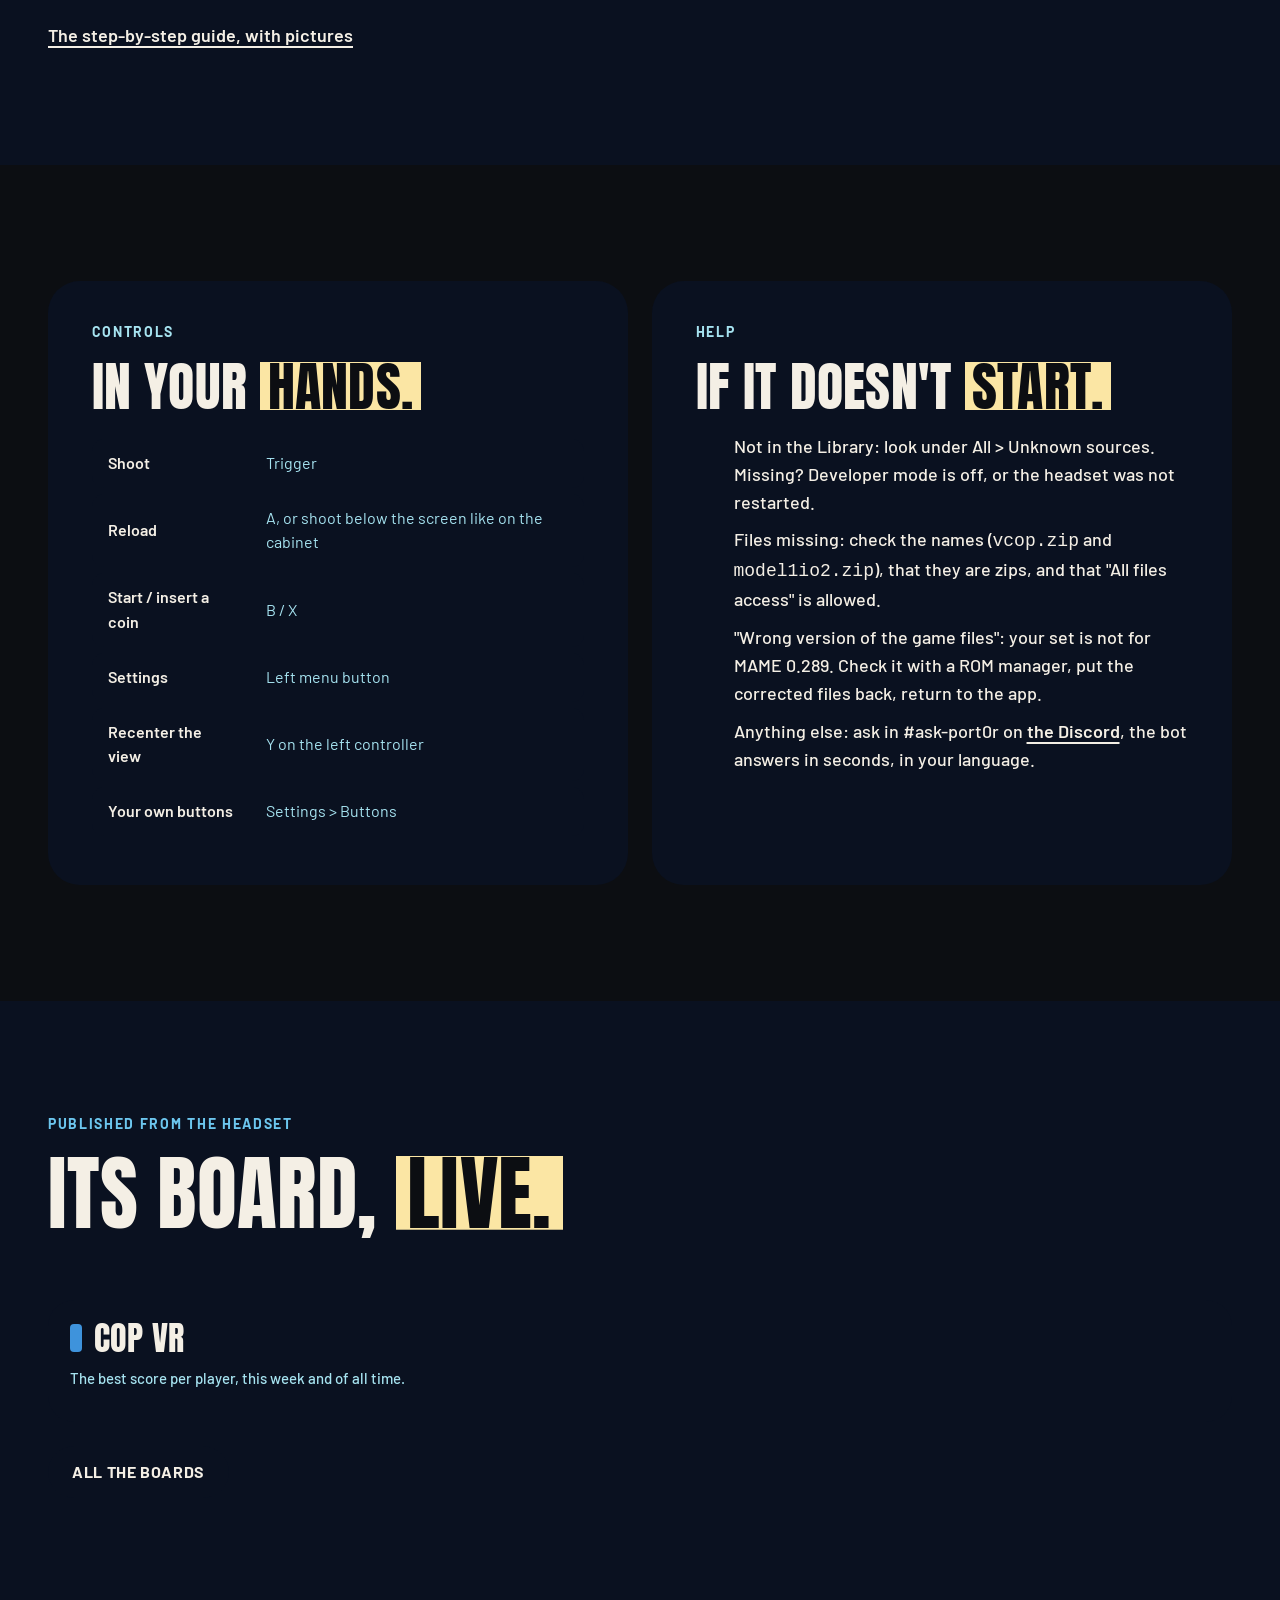
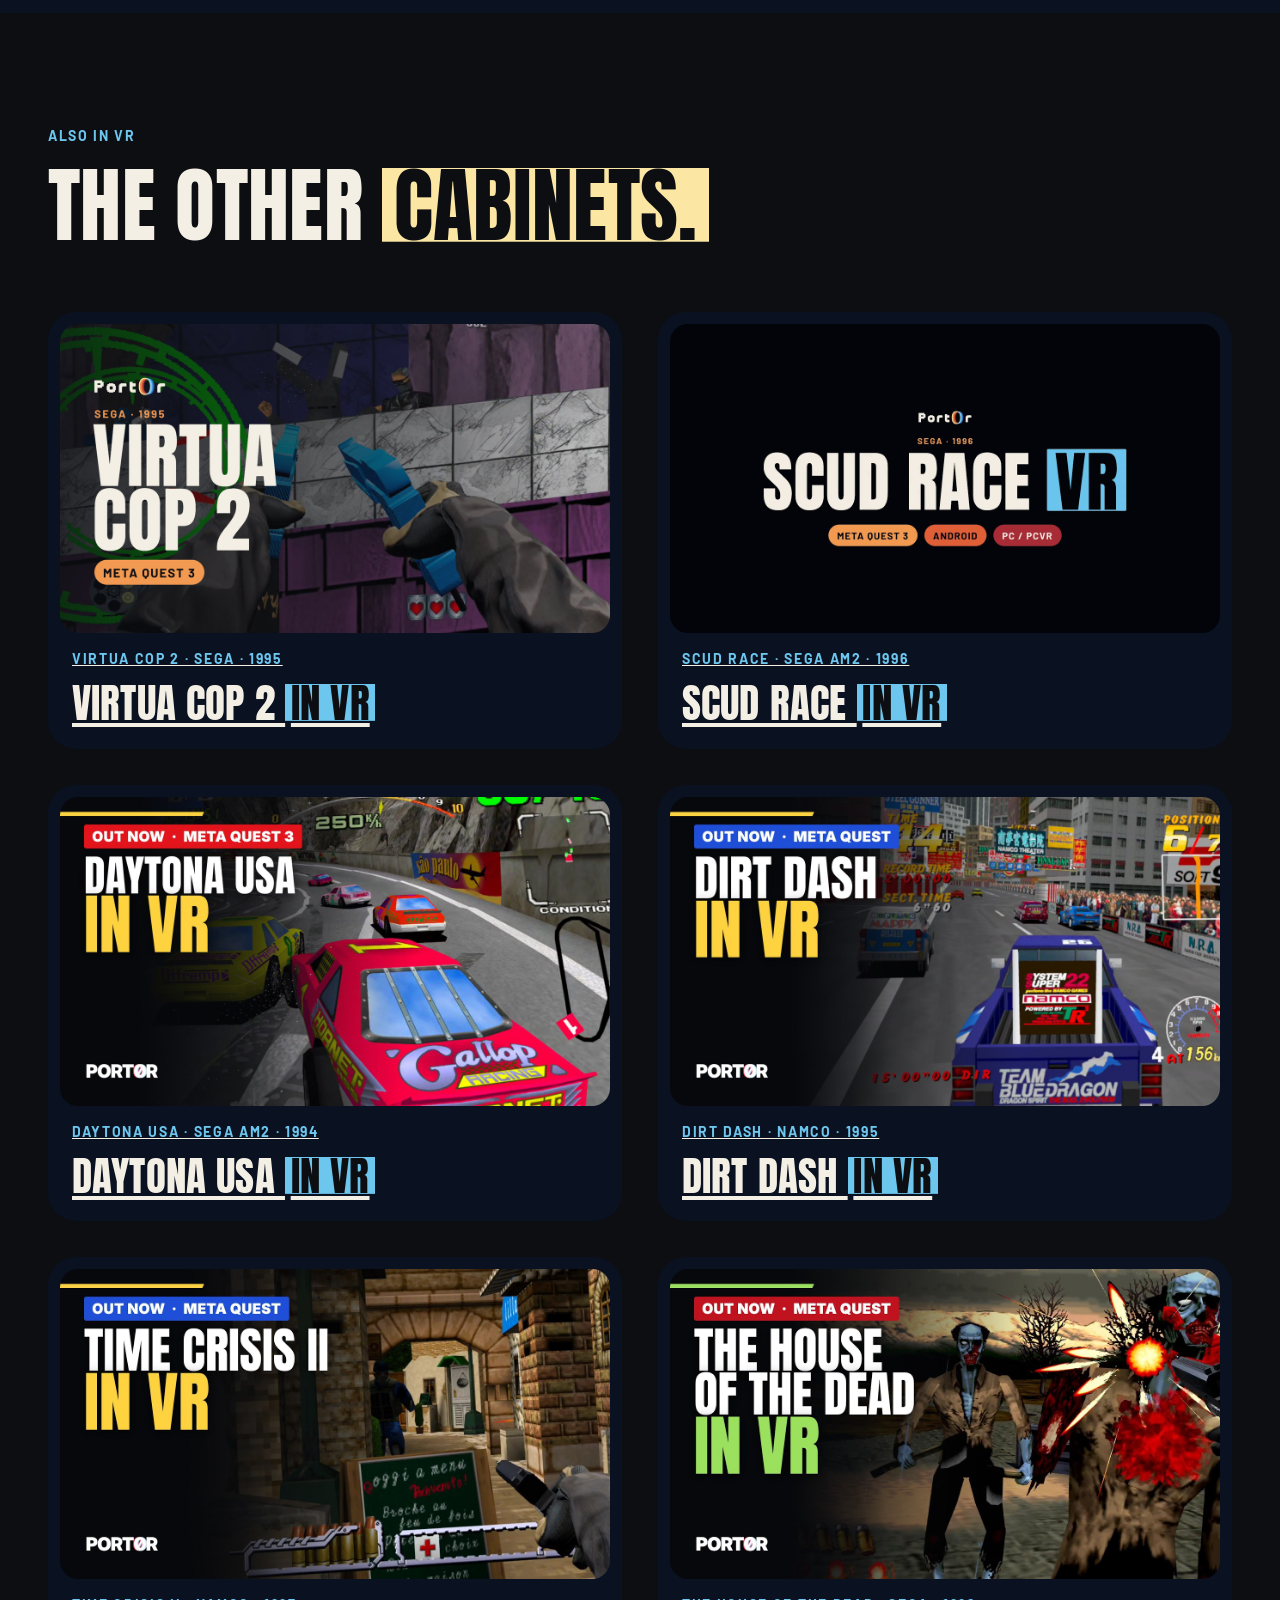
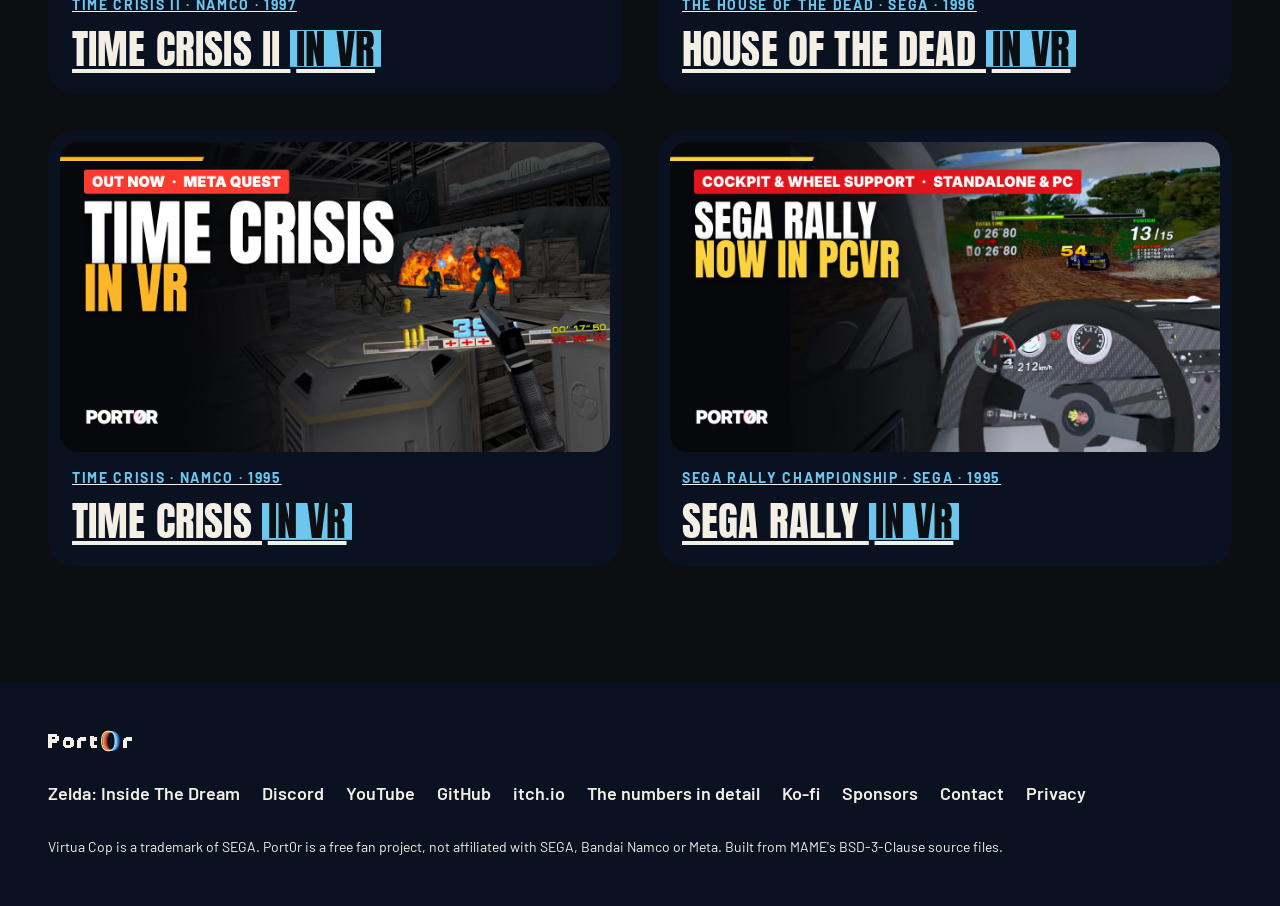
<file: cop-vr/index.html>
<!doctype html>
<html lang="en">
<head>
<meta charset="utf-8">
<meta name="viewport" content="width=device-width, initial-scale=1, viewport-fit=cover">
<title>Port0r: Cop VR: Virtua Cop in real 3D VR on Meta Quest 3</title>
<meta name="description" content="Sega&#x27;s Virtua Cop in the docks with the gangsters, at real scale: the cabinet&#x27;s blue Virtua Gun in your hand, the weapons you pick up in 3D, and the camera&#x27;s zooms turned into a move through the level. Free, on Meta Quest 3. Version 0.2.4.">
<meta property="og:title" content="Port0r: Cop VR: Virtua Cop in real 3D VR">
<meta property="og:description" content="Sega&#x27;s Virtua Cop in the docks with the gangsters, at real scale: the cabinet&#x27;s blue Virtua Gun in your hand, the weapons you pick up in 3D, and the camera&#x27;s zooms turned into a move through the level.">
<meta property="og:image" content="https://port0r.com/assets/yt/1qCQorbbdPc.jpg">
<meta property="og:url" content="https://port0r.com/cop-vr/">
<meta name="twitter:card" content="summary_large_image">
<meta name="theme-color" content="#f4efe5">
<link rel="icon" href="../assets/port0r-icon.svg">
<link rel="preconnect" href="https://fonts.googleapis.com">
<link rel="preconnect" href="https://fonts.gstatic.com" crossorigin>
<link href="https://fonts.googleapis.com/css2?family=Anton&family=Barlow:ital,wght@0,400;0,500;0,600;0,700;1,600&display=swap" rel="stylesheet">
<script>
try { const theme = localStorage.getItem("port0r-theme") || "light"; if (theme !== "system") document.documentElement.dataset.theme = theme === "dark" ? "dark" : "light"; }
catch (_) { document.documentElement.dataset.theme = "light"; }
</script>
<link rel="stylesheet" href="../site.css?v=20261030-softveil">
<script type="application/ld+json">
{"@context": "https://schema.org", "@type": "SoftwareApplication", "name": "Port0r: Cop VR", "operatingSystem": "Meta Quest (Android)",
 "applicationCategory": "GameApplication", "softwareVersion": "0.2.4", "offers": {"@type": "Offer", "price": "0", "priceCurrency": "EUR"},
 "downloadUrl": "https://github.com/jacquesdupontd/port0r/releases/tag/vcop-v0.2.4", "url": "https://port0r.com/cop-vr/"}
</script>
</head>
<body data-game="cop">
<a class="skip" href="#content">Skip to the content</a>
<header class="top solid" id="top">
  <div class="wrap">
    <a class="mark" href="../" aria-label="Port0r, home"><img class="on-light" src="../assets/port0r-wordmark-light.svg" alt="Port0r" width="116" height="24"><img class="on-dark" src="../assets/port0r-wordmark.svg" alt="" width="116" height="24"></a>
    <nav aria-label="Sections">
      <a href="../#games">Games</a>
      <a href="../#live">Live</a>
      <a class="opt" href="../#everywhere">Everywhere</a>
      <a class="opt" href="../leaderboard.html">Leaderboards</a>
      <a class="opt" href="../contact/">Contact</a>
      <a class="btn sm" href="https://discord.gg/XMk7GgapuN">Discord</a>
    </nav>
  </div>
</header>

<main id="content">
<section class="page-head" style="padding-bottom:0">
  <div class="wrap">
    <article class="game" data-game="cop" style="margin-top:8px">
      <div class="stage">
        <button class="yt" type="button" data-id="1qCQorbbdPc" aria-label="Play the Cop VR video"><img src="../assets/yt/1qCQorbbdPc.jpg" alt="Cop VR: the docks, a gangster in the sights"><span class="play"><svg viewBox="0 0 24 24" aria-hidden="true"><path fill="currentColor" d="M8 5v14l11-7z"/></svg>Play</span><span class="views" data-views="1qCQorbbdPc"></span></button>
        <figure class="pip"><video class="clip" muted loop playsinline preload="none" poster="../assets/clip-copvr.jpg" data-src="../assets/clip-copvr.mp4" aria-label="Cop VR, recorded in the headset: the docks, a gangster in the sights"></video><figcaption class="tag"><span class="dot" aria-hidden="true"></span>In the headset</figcaption></figure>
      </div>
      <div class="extra">
        <div class="nums" data-g="cop">
          <div><b data-k="downloads">&nbsp;</b><small>Downloads</small></div>
          <div><b data-k="views">&nbsp;</b><small>Views</small></div>
          <div><b data-k="comments">&nbsp;</b><small>Comments</small></div>
        </div>
      </div>
      <div class="info">
        <div class="meta"><span class="chip">Out now · 0.2.4</span><span class="kicker">Sega · 1994 · Sega Model 2</span></div>
        <h1 class="gt">Virtua Cop <span class="hl">in VR</span></h1>
        <p class="lead gl">Sega&#x27;s Virtua Cop in the docks with the gangsters, at real scale: the cabinet&#x27;s blue Virtua Gun in your hand, the weapons you pick up in 3D, and the camera&#x27;s zooms turned into a move through the level. Free, on Meta Quest 3.</p>
        <ul class="feat"><li>Sega&#x27;s blue Virtua Gun in your hand, like on the cabinet</li><li>The weapons you pick up, in 3D</li><li>The cabinet&#x27;s camera zooms become a move into the docks</li></ul>
        <div class="row">
          <a class="btn" href="https://github.com/jacquesdupontd/port0r/releases/tag/vcop-v0.2.4">Download v0.2.4</a>
          <a class="btn soft" href="https://sidequestvr.com/app/63134/port0r-cop-vr">SideQuest</a>
          
          <a class="link" href="https://port0r.itch.io/cop-vr">itch.io</a>
          <a class="link" href="#install">How to install</a>
        </div>
      </div>
    </article>
  </div>
</section>

<section class="voices" id="players" aria-labelledby="voices-title" style="margin-top:clamp(56px,7vw,96px)">
  <div class="wrap">
    <header class="head">
      <p class="kicker">From the comments</p>
      <h2 class="converge" id="voices-title">What its players <span class="hl" style="--c:var(--cyan);--on:#0c0e12">say.</span></h2>
    </header>
    <figure class="quote" id="quote" data-only="cop" aria-live="polite">
      <blockquote id="q-text">&nbsp;</blockquote>
      <figcaption class="who" id="q-who"></figcaption>
    </figure>
    <div class="qbar">
      <button type="button" id="q-prev" aria-label="Previous comment"><svg viewBox="0 0 24 24" aria-hidden="true"><path fill="currentColor" d="M15.4 7.4 14 6l-6 6 6 6 1.4-1.4-4.6-4.6z"/></svg></button>
      <button type="button" id="q-pause" aria-label="Pause"><svg viewBox="0 0 24 24" aria-hidden="true"><path fill="currentColor" d="M6 19h4V5H6v14zm8-14v14h4V5h-4z"/></svg></button>
      <button type="button" id="q-next" aria-label="Next comment"><svg viewBox="0 0 24 24" aria-hidden="true"><path fill="currentColor" d="M10 6 8.6 7.4l4.6 4.6-4.6 4.6L10 18l6-6z"/></svg></button>
      <span class="track" aria-hidden="true"><i id="q-track"></i></span>
      <span class="count" id="q-count"></span>
    </div>
  </div>
</section>

<section class="band">
  <div class="wrap duo">
    <div class="panel give">
      <p class="kicker">New in 0.2.4</p>
      <h3>What's <span class="hl">new.</span></h3>
      <ul class="feat"><li>You can now switch Smoothing off in Settings &gt; Smoothness in the middle of a game and keep playing.</li><li>The game now responds to your buttons from the moment it starts.</li><li>You can now hit targets right at the edge of the screen, and only aiming below the screen reloads.</li></ul>
      <a class="link" href="https://github.com/jacquesdupontd/port0r/blob/main/CHANGELOG.md">Every version</a>
    </div>
    <div class="panel give">
      <p class="kicker">The game</p>
      <h3>In the <span class="hl">headset.</span></h3>
      <p>Virtua Cop, Sega's 1994 cabinet (Sega Model 2), rebuilt in real 3D for each eye: you stand inside the scene, at real scale.</p>
      <p class="spec" style="display:flex;flex-wrap:wrap;gap:6px 18px;font:600 14px/1.3 var(--text);letter-spacing:.04em;text-transform:uppercase;color:var(--ink-3)"><span>Version <b style="color:var(--ink)">0.2.4</b></span><span>Size <b style="color:var(--ink)">79.4 MB</b></span><span>Price <b style="color:var(--ink)">free</b></span></p>
    </div>
  </div>
</section>

<section class="band alt" id="install">
  <div class="wrap">
    <header class="head">
      <p class="kicker">Meta Quest 3</p>
      <h2 class="converge">Install in <span class="hl">four steps.</span></h2>
      <p class="lead">About ten minutes the first time. A computer (Windows, Mac or Linux) or just the headset's browser; a USB-C cable helps.</p>
    </header>
    <ol class="steps" style="grid-template-columns:repeat(auto-fit,minmax(min(100%,240px),1fr))">
      <li><b>Developer mode</b><span>Once per headset: a free developer organisation on developer.oculus.com, then Meta Horizon app &gt; Devices &gt; Headset settings &gt; Developer mode, and restart the headset.</span></li>
      <li><b>The app</b><span>One click from <a class="link" href="https://sidequestvr.com/app/63134/port0r-cop-vr">its SideQuest page</a>, or <code>Port0r-CopVR-v0.2.4-quest3.apk</code> with SideQuest or <code>adb install -r</code>.</span></li>
      <li><b>Your game files</b><span><code>vcop.zip</code> and <code>model1io2.zip</code>: the MAME 0.289 set, anywhere on the headset (Download is the simplest). The app finds them.</span></li>
      <li><b>First launch</b><span>Library &gt; All &gt; Unknown sources &gt; Port0r: Cop VR. Allow "All files access": the game starts by itself.</span></li>
    </ol>
    
    <a class="link" href="https://github.com/jacquesdupontd/port0r#install-on-meta-quest-time-crisis-vr-cop-vr-and-rally-vr">The step-by-step guide, with pictures</a>
  </div>
</section>

<section class="band">
  <div class="wrap duo">
    <div class="panel give">
      <p class="kicker">Controls</p>
      <h3>In your <span class="hl">hands.</span></h3>
      <table class="ctl"><tbody><tr><td>Shoot</td><td>Trigger</td></tr><tr><td>Reload</td><td>A, or shoot below the screen like on the cabinet</td></tr><tr><td>Start / insert a coin</td><td>B / X</td></tr><tr><td>Settings</td><td>Left menu button</td></tr><tr><td>Recenter the view</td><td>Y on the left controller</td></tr><tr><td>Your own buttons</td><td>Settings &gt; Buttons</td></tr></tbody></table>
    </div>
    <div class="panel give">
      <p class="kicker">Help</p>
      <h3>If it doesn't <span class="hl">start.</span></h3>
      <ul class="feat">
        <li>Not in the Library: look under All &gt; Unknown sources. Missing? Developer mode is off, or the headset was not restarted.</li>
        <li>Files missing: check the names (<code>vcop.zip</code> and <code>model1io2.zip</code>), that they are zips, and that "All files access" is allowed.</li>
        <li>"Wrong version of the game files": your set is not for MAME 0.289. Check it with a ROM manager, put the corrected files back, return to the app.</li>
        <li>Anything else: ask in #ask-port0r on <a class="link" href="https://discord.gg/XMk7GgapuN">the Discord</a>, the bot answers in seconds, in your language.</li>
      </ul>
    </div>
  </div>
</section>

<section class="band alt" id="leaderboards">
  <div class="wrap">
    <header class="head">
      <p class="kicker">Published from the headset</p>
      <h2 class="converge">Its board, <span class="hl">live.</span></h2>
    </header>
    <div class="lbs" style="grid-template-columns:1fr">
      <article class="lb" data-game="vcop" data-top="10"><h3>Cop VR</h3><p class="rule">The best score per player, this week and of all time.</p><div class="tbls" style="display:grid;grid-template-columns:repeat(auto-fit,minmax(min(100%,300px),1fr));gap:12px 20px"></div></article>
    </div>
    <div class="row" style="margin-top:24px"><a class="btn" href="../leaderboard.html#vcop">All the boards</a></div>
  </div>
</section>

<section class="band">
  <div class="wrap">
    <header class="head"><p class="kicker">Also in VR</p><h2 class="converge">The other <span class="hl">cabinets.</span></h2></header>
    <div class="plats"><a class="plat other" data-game="cop2" href="../cop-2-vr/"><span class="yt" style="cursor:pointer"><img src="../assets/yt/mBV8_gGyiBA.jpg" alt="" loading="lazy"></span><span class="body"><span class="kicker">Virtua Cop 2 · Sega · 1995</span><h3>Virtua Cop 2 <span class="hl">in VR</span></h3></span></a><a class="plat other" data-game="scud" href="../scud-race-vr/"><span class="yt" style="cursor:pointer"><img src="../assets/yt/r90VKyOhWvY.jpg" alt="" loading="lazy"></span><span class="body"><span class="kicker">Scud Race · Sega AM2 · 1996</span><h3>Scud Race <span class="hl">in VR</span></h3></span></a><a class="plat other" data-game="daytona" href="../daytona-usa-vr/"><span class="yt" style="cursor:pointer"><img src="../assets/yt/toPG4va9joY.jpg" alt="" loading="lazy"></span><span class="body"><span class="kicker">Daytona USA · Sega AM2 · 1994</span><h3>Daytona USA <span class="hl">in VR</span></h3></span></a><a class="plat other" data-game="dirtdash" href="../dirt-dash-vr/"><span class="yt" style="cursor:pointer"><img src="../assets/yt/PN8u_SZXYpQ.jpg" alt="" loading="lazy"></span><span class="body"><span class="kicker">Dirt Dash · Namco · 1995</span><h3>Dirt Dash <span class="hl">in VR</span></h3></span></a><a class="plat other" data-game="timecrs2" href="../time-crisis-ii-vr/"><span class="yt" style="cursor:pointer"><img src="../assets/yt/_7ZEGjgzLc4.jpg" alt="" loading="lazy"></span><span class="body"><span class="kicker">Time Crisis II · Namco · 1997</span><h3>Time Crisis II <span class="hl">in VR</span></h3></span></a><a class="plat other" data-game="hotd" href="../house-of-the-dead-vr/"><span class="yt" style="cursor:pointer"><img src="../assets/yt/JEYKmI-9PBE.jpg" alt="" loading="lazy"></span><span class="body"><span class="kicker">The House of the Dead · Sega · 1996</span><h3>House of the Dead <span class="hl">in VR</span></h3></span></a><a class="plat other" data-game="timecris" href="../time-crisis-vr/"><span class="yt" style="cursor:pointer"><img src="../assets/yt/F7Ig3bwq7K8.jpg" alt="" loading="lazy"></span><span class="body"><span class="kicker">Time Crisis · Namco · 1995</span><h3>Time Crisis <span class="hl">in VR</span></h3></span></a><a class="plat other" data-game="rally" href="../rally-vr/"><span class="yt" style="cursor:pointer"><img src="../assets/yt/_Nm22_u1s7Y.jpg" alt="" loading="lazy"></span><span class="body"><span class="kicker">Sega Rally Championship · Sega · 1995</span><h3>Sega Rally <span class="hl">in VR</span></h3></span></a></div>
  </div>
</section>
</main>

<footer class="foot">
  <div class="wrap">
    <img src="../assets/port0r-wordmark.svg" alt="Port0r" width="116" height="24">
    <nav aria-label="Elsewhere">
      <a href="/zelda-inside-the-dream/">Zelda: Inside The Dream</a>
      <a href="https://discord.gg/XMk7GgapuN">Discord</a>
      <a href="https://www.youtube.com/@jacquesdupontd">YouTube</a>
      <a href="https://github.com/jacquesdupontd/port0r">GitHub</a>
      <a href="https://port0r.itch.io/">itch.io</a>
      <a href="../stats/">The numbers in detail</a>
      <a href="https://ko-fi.com/port0r">Ko-fi</a>
      <a href="https://github.com/sponsors/jacquesdupontd">Sponsors</a>
      <a href="../contact/">Contact</a>
      <a href="../privacy/">Privacy</a>
    </nav>
    <p class="legal">Virtua Cop is a trademark of SEGA. Port0r is a free fan project, not affiliated with SEGA, Bandai Namco or Meta. Built from MAME's BSD-3-Clause source files.</p>
  </div>
</footer>
<dialog class="watch" id="watch" aria-label="Video"><div class="watch-in"><button type="button" class="watch-x" aria-label="Close" data-close><svg viewBox="0 0 24 24" aria-hidden="true"><path fill="currentColor" d="M19 6.41 17.59 5 12 10.59 6.41 5 5 6.41 10.59 12 5 17.59 6.41 19 12 13.41 17.59 19 19 17.59 13.41 12z"/></svg></button><div class="watch-frame"></div></div></dialog>
<script src="../site.js?v=20261030-eightcolors-v2" defer></script>
<script src="../hit.js?v=20261021a" defer></script>
</body>
</html>
</file>
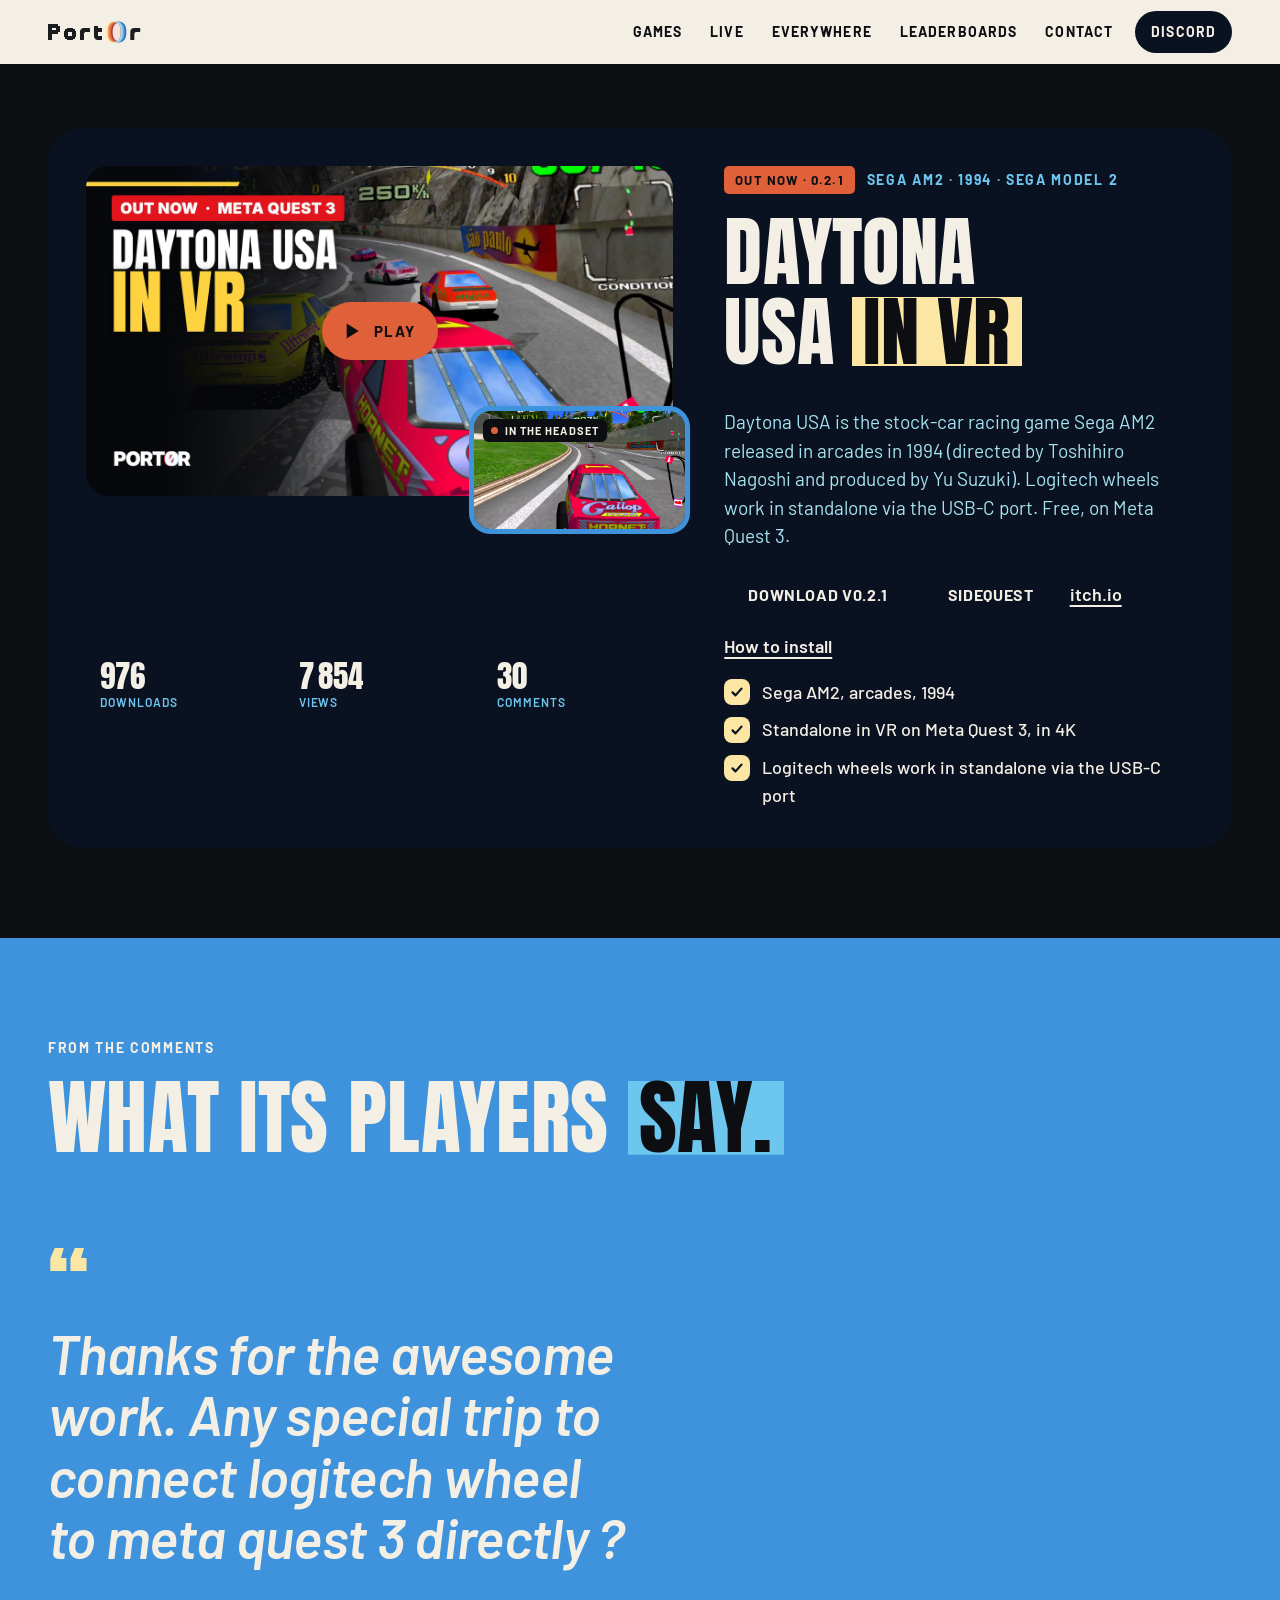
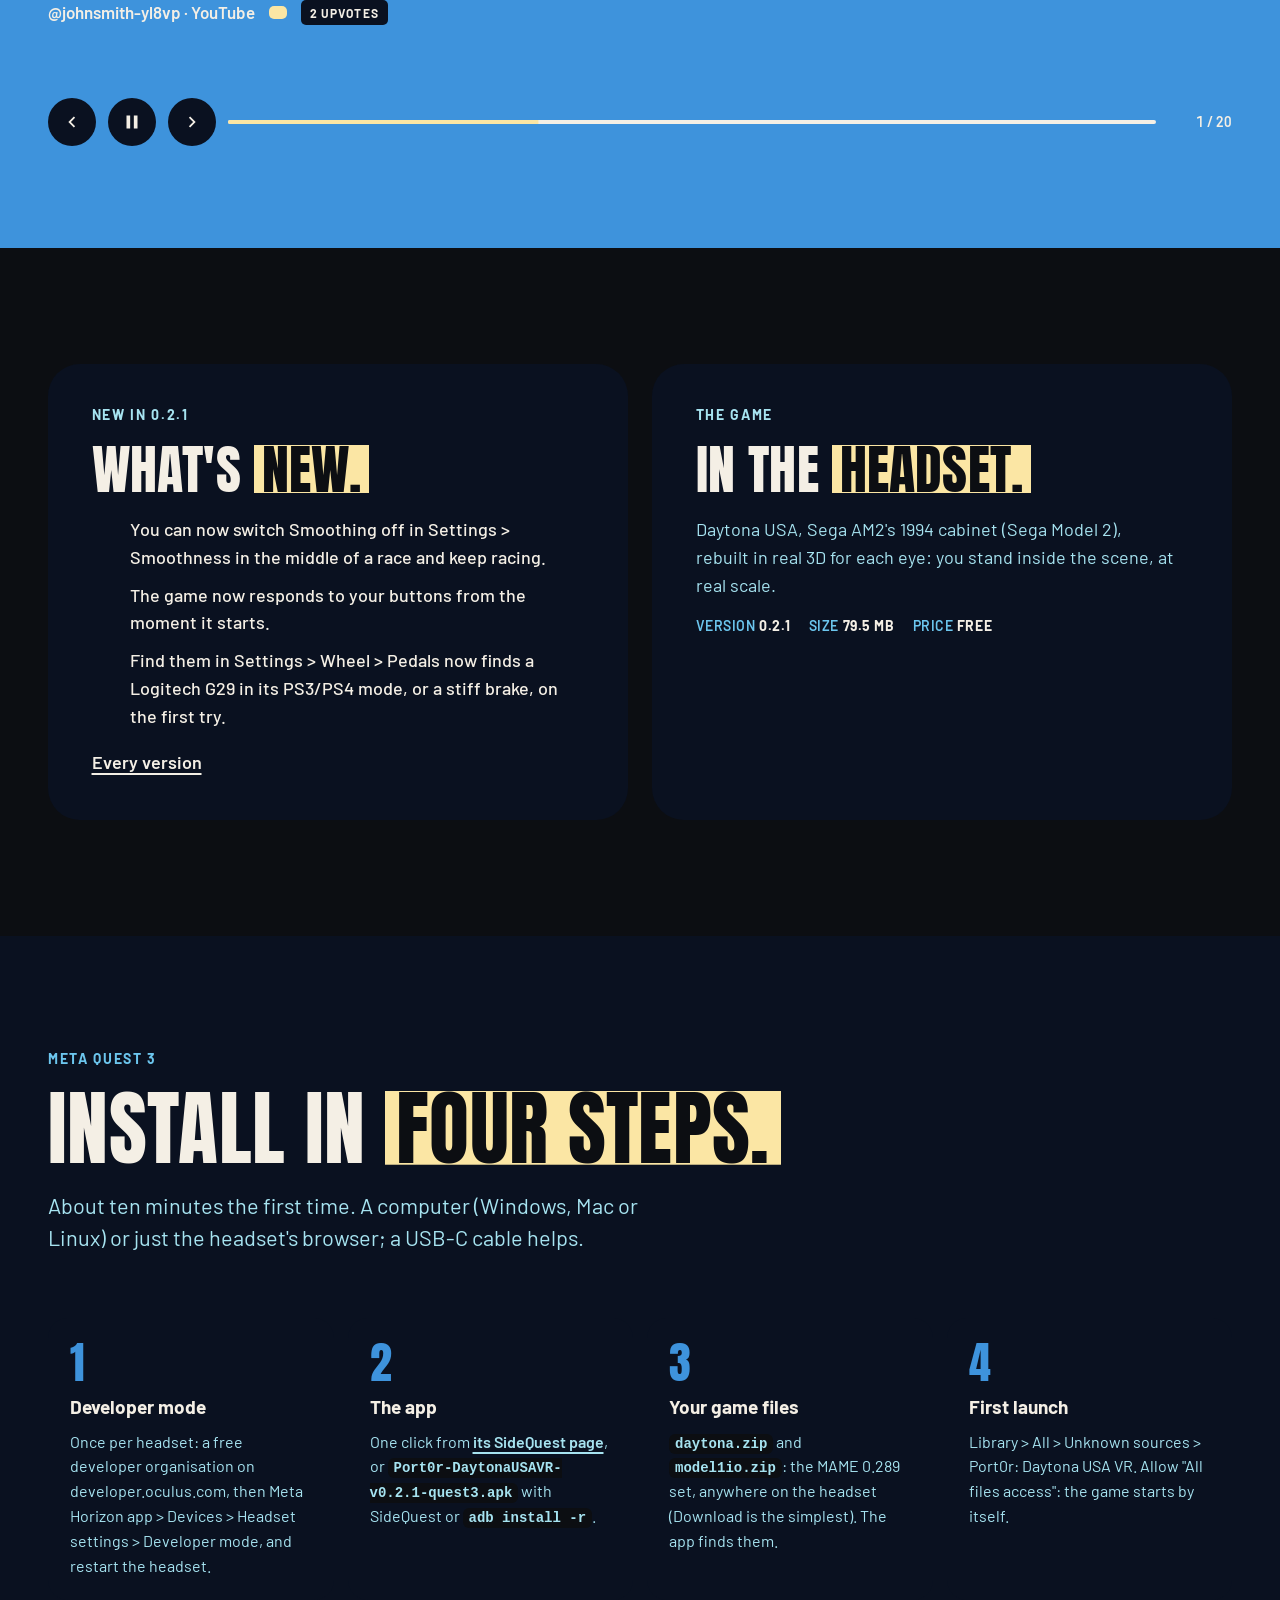
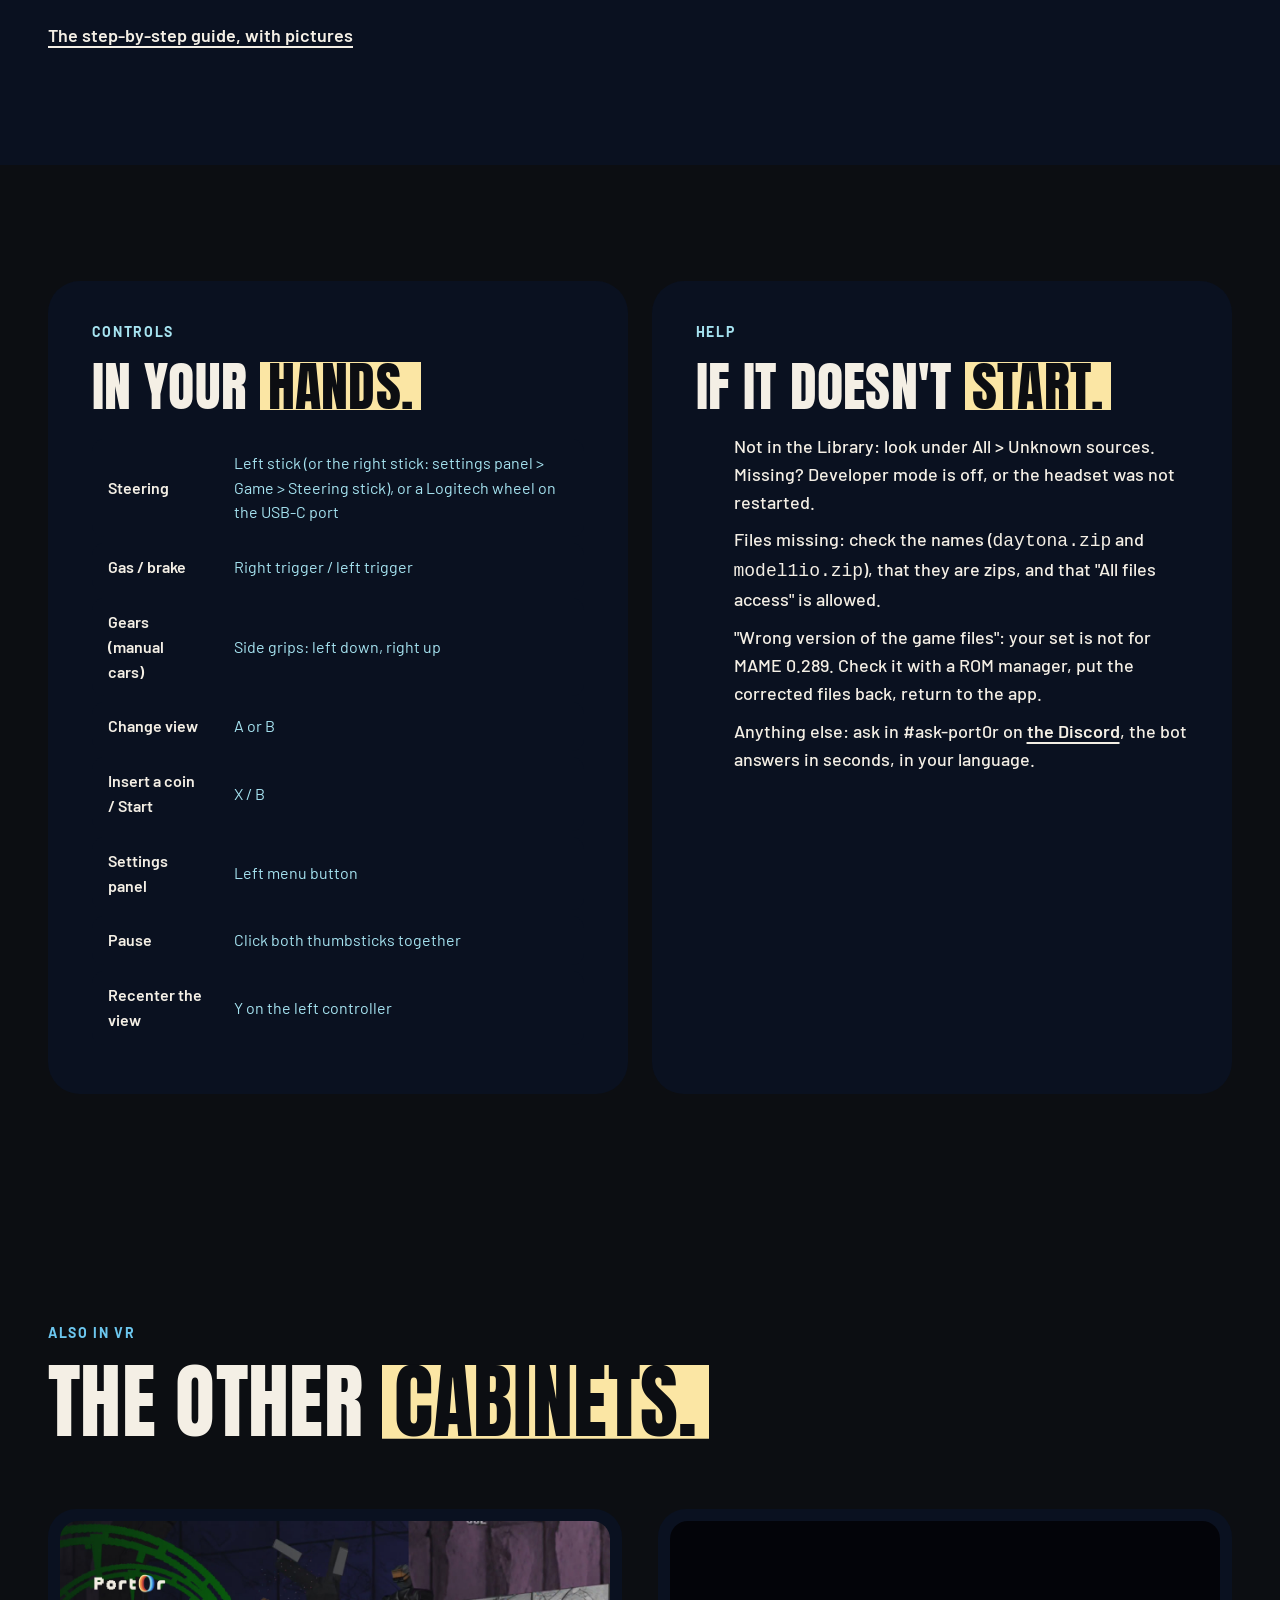
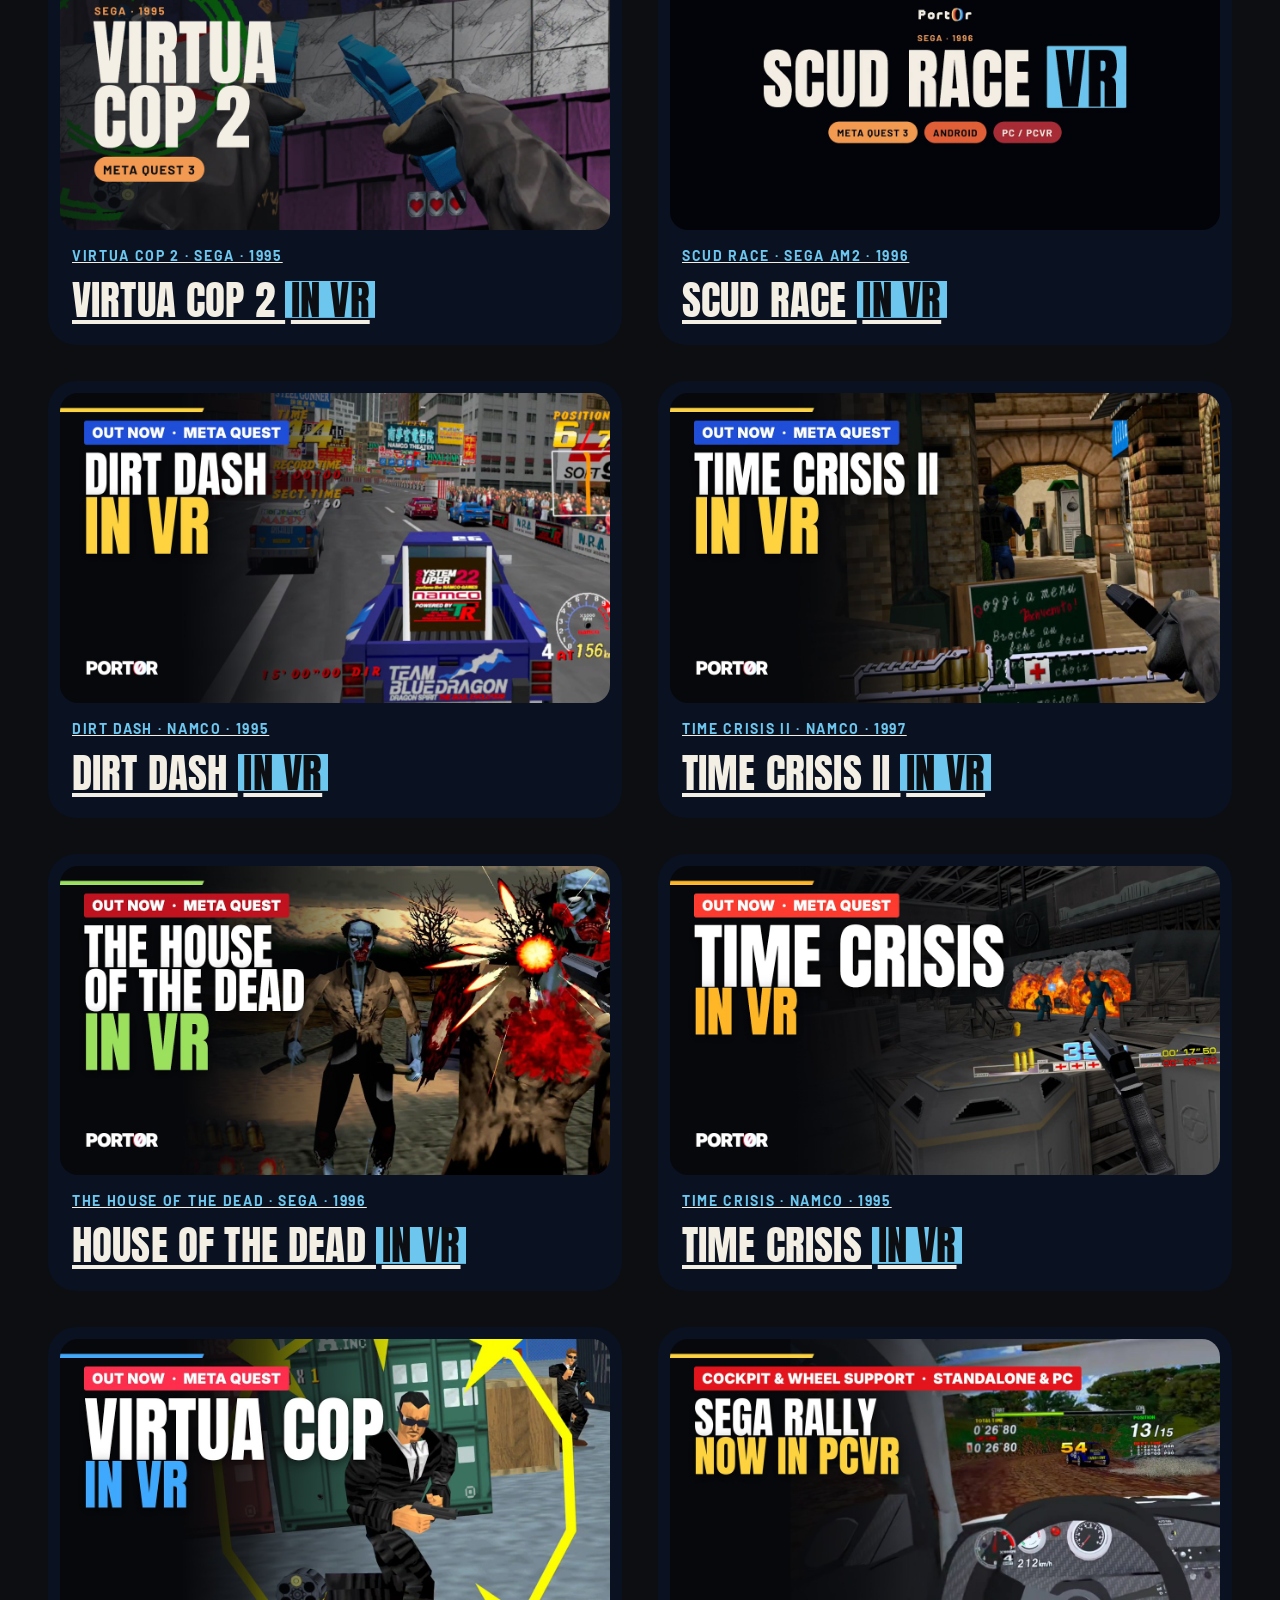
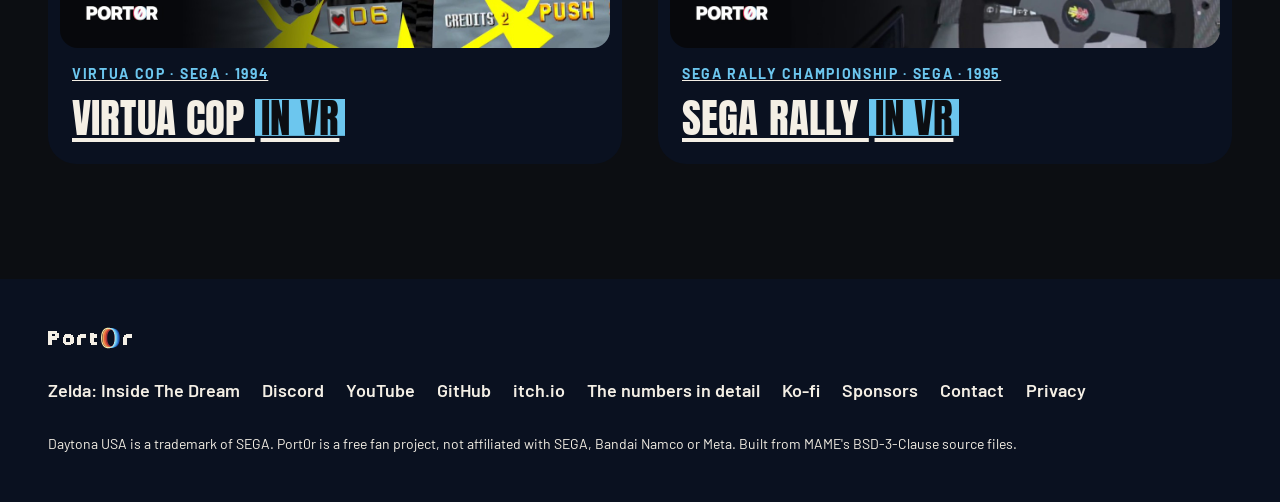
<file: daytona-usa-vr/index.html>
<!doctype html>
<html lang="en">
<head>
<meta charset="utf-8">
<meta name="viewport" content="width=device-width, initial-scale=1, viewport-fit=cover">
<title>Port0r: Daytona USA VR: Daytona USA in real 3D VR on Meta Quest 3</title>
<meta name="description" content="Daytona USA is the stock-car racing game Sega AM2 released in arcades in 1994 (directed by Toshihiro Nagoshi and produced by Yu Suzuki). Logitech wheels work in standalone via the USB-C port. Free, on Meta Quest 3. Version 0.2.1.">
<meta property="og:title" content="Port0r: Daytona USA VR: Daytona USA in real 3D VR">
<meta property="og:description" content="Daytona USA is the stock-car racing game Sega AM2 released in arcades in 1994 (directed by Toshihiro Nagoshi and produced by Yu Suzuki). Logitech wheels work in standalone via the USB-C port.">
<meta property="og:image" content="https://port0r.com/assets/yt/toPG4va9joY.jpg">
<meta property="og:url" content="https://port0r.com/daytona-usa-vr/">
<meta name="twitter:card" content="summary_large_image">
<meta name="theme-color" content="#f4efe5">
<link rel="icon" href="../assets/port0r-icon.svg">
<link rel="preconnect" href="https://fonts.googleapis.com">
<link rel="preconnect" href="https://fonts.gstatic.com" crossorigin>
<link href="https://fonts.googleapis.com/css2?family=Anton&family=Barlow:ital,wght@0,400;0,500;0,600;0,700;1,600&display=swap" rel="stylesheet">
<script>
try { const theme = localStorage.getItem("port0r-theme") || "light"; if (theme !== "system") document.documentElement.dataset.theme = theme === "dark" ? "dark" : "light"; }
catch (_) { document.documentElement.dataset.theme = "light"; }
</script>
<link rel="stylesheet" href="../site.css?v=20261030-softveil">
<script type="application/ld+json">
{"@context": "https://schema.org", "@type": "SoftwareApplication", "name": "Port0r: Daytona USA VR", "operatingSystem": "Meta Quest (Android)",
 "applicationCategory": "GameApplication", "softwareVersion": "0.2.1", "offers": {"@type": "Offer", "price": "0", "priceCurrency": "EUR"},
 "downloadUrl": "https://github.com/jacquesdupontd/port0r/releases/tag/daytona-v0.2.1", "url": "https://port0r.com/daytona-usa-vr/"}
</script>
</head>
<body data-game="daytona">
<a class="skip" href="#content">Skip to the content</a>
<header class="top solid" id="top">
  <div class="wrap">
    <a class="mark" href="../" aria-label="Port0r, home"><img class="on-light" src="../assets/port0r-wordmark-light.svg" alt="Port0r" width="116" height="24"><img class="on-dark" src="../assets/port0r-wordmark.svg" alt="" width="116" height="24"></a>
    <nav aria-label="Sections">
      <a href="../#games">Games</a>
      <a href="../#live">Live</a>
      <a class="opt" href="../#everywhere">Everywhere</a>
      <a class="opt" href="../leaderboard.html">Leaderboards</a>
      <a class="opt" href="../contact/">Contact</a>
      <a class="btn sm" href="https://discord.gg/XMk7GgapuN">Discord</a>
    </nav>
  </div>
</header>

<main id="content">
<section class="page-head" style="padding-bottom:0">
  <div class="wrap">
    <article class="game" data-game="daytona" style="margin-top:8px">
      <div class="stage">
        <button class="yt" type="button" data-id="toPG4va9joY" aria-label="Play the Daytona USA VR video"><img src="../assets/yt/toPG4va9joY.jpg" alt="Daytona USA VR: into the pack, door to door with the yellow car"><span class="play"><svg viewBox="0 0 24 24" aria-hidden="true"><path fill="currentColor" d="M8 5v14l11-7z"/></svg>Play</span><span class="views" data-views="toPG4va9joY"></span></button>
        <figure class="pip"><video class="clip" muted loop playsinline preload="none" poster="../assets/clip-daytona.jpg" data-src="../assets/clip-daytona.mp4" aria-label="Daytona USA VR, recorded in the headset: into the pack, door to door with the yellow car"></video><figcaption class="tag"><span class="dot" aria-hidden="true"></span>In the headset</figcaption></figure>
      </div>
      <div class="extra">
        <div class="nums" data-g="daytona">
          <div><b data-k="downloads">&nbsp;</b><small>Downloads</small></div>
          <div><b data-k="views">&nbsp;</b><small>Views</small></div>
          <div><b data-k="comments">&nbsp;</b><small>Comments</small></div>
        </div>
      </div>
      <div class="info">
        <div class="meta"><span class="chip">Out now · 0.2.1</span><span class="kicker">Sega AM2 · 1994 · Sega Model 2</span></div>
        <h1 class="gt">Daytona USA <span class="hl">in VR</span></h1>
        <p class="lead gl">Daytona USA is the stock-car racing game Sega AM2 released in arcades in 1994 (directed by Toshihiro Nagoshi and produced by Yu Suzuki). Logitech wheels work in standalone via the USB-C port. Free, on Meta Quest 3.</p>
        <ul class="feat"><li>Sega AM2, arcades, 1994</li><li>Standalone in VR on Meta Quest 3, in 4K</li><li>Logitech wheels work in standalone via the USB-C port</li></ul>
        <div class="row">
          <a class="btn" href="https://github.com/jacquesdupontd/port0r/releases/tag/daytona-v0.2.1">Download v0.2.1</a>
          <a class="btn soft" href="https://sidequestvr.com/app/63694/port0r-daytona-usa-vr">SideQuest</a>
          
          <a class="link" href="https://port0r.itch.io/daytona-usa-vr">itch.io</a>
          <a class="link" href="#install">How to install</a>
        </div>
      </div>
    </article>
  </div>
</section>

<section class="voices" id="players" aria-labelledby="voices-title" style="margin-top:clamp(56px,7vw,96px)">
  <div class="wrap">
    <header class="head">
      <p class="kicker">From the comments</p>
      <h2 class="converge" id="voices-title">What its players <span class="hl" style="--c:var(--cyan);--on:#0c0e12">say.</span></h2>
    </header>
    <figure class="quote" id="quote" data-only="daytona" aria-live="polite">
      <blockquote id="q-text">&nbsp;</blockquote>
      <figcaption class="who" id="q-who"></figcaption>
    </figure>
    <div class="qbar">
      <button type="button" id="q-prev" aria-label="Previous comment"><svg viewBox="0 0 24 24" aria-hidden="true"><path fill="currentColor" d="M15.4 7.4 14 6l-6 6 6 6 1.4-1.4-4.6-4.6z"/></svg></button>
      <button type="button" id="q-pause" aria-label="Pause"><svg viewBox="0 0 24 24" aria-hidden="true"><path fill="currentColor" d="M6 19h4V5H6v14zm8-14v14h4V5h-4z"/></svg></button>
      <button type="button" id="q-next" aria-label="Next comment"><svg viewBox="0 0 24 24" aria-hidden="true"><path fill="currentColor" d="M10 6 8.6 7.4l4.6 4.6-4.6 4.6L10 18l6-6z"/></svg></button>
      <span class="track" aria-hidden="true"><i id="q-track"></i></span>
      <span class="count" id="q-count"></span>
    </div>
  </div>
</section>

<section class="band">
  <div class="wrap duo">
    <div class="panel give">
      <p class="kicker">New in 0.2.1</p>
      <h3>What's <span class="hl">new.</span></h3>
      <ul class="feat"><li>You can now switch Smoothing off in Settings &gt; Smoothness in the middle of a race and keep racing.</li><li>The game now responds to your buttons from the moment it starts.</li><li>Find them in Settings &gt; Wheel &gt; Pedals now finds a Logitech G29 in its PS3/PS4 mode, or a stiff brake, on the first try.</li></ul>
      <a class="link" href="https://github.com/jacquesdupontd/port0r/blob/main/CHANGELOG.md">Every version</a>
    </div>
    <div class="panel give">
      <p class="kicker">The game</p>
      <h3>In the <span class="hl">headset.</span></h3>
      <p>Daytona USA, Sega AM2's 1994 cabinet (Sega Model 2), rebuilt in real 3D for each eye: you stand inside the scene, at real scale.</p>
      <p class="spec" style="display:flex;flex-wrap:wrap;gap:6px 18px;font:600 14px/1.3 var(--text);letter-spacing:.04em;text-transform:uppercase;color:var(--ink-3)"><span>Version <b style="color:var(--ink)">0.2.1</b></span><span>Size <b style="color:var(--ink)">79.5 MB</b></span><span>Price <b style="color:var(--ink)">free</b></span></p>
    </div>
  </div>
</section>

<section class="band alt" id="install">
  <div class="wrap">
    <header class="head">
      <p class="kicker">Meta Quest 3</p>
      <h2 class="converge">Install in <span class="hl">four steps.</span></h2>
      <p class="lead">About ten minutes the first time. A computer (Windows, Mac or Linux) or just the headset's browser; a USB-C cable helps.</p>
    </header>
    <ol class="steps" style="grid-template-columns:repeat(auto-fit,minmax(min(100%,240px),1fr))">
      <li><b>Developer mode</b><span>Once per headset: a free developer organisation on developer.oculus.com, then Meta Horizon app &gt; Devices &gt; Headset settings &gt; Developer mode, and restart the headset.</span></li>
      <li><b>The app</b><span>One click from <a class="link" href="https://sidequestvr.com/app/63694/port0r-daytona-usa-vr">its SideQuest page</a>, or <code>Port0r-DaytonaUSAVR-v0.2.1-quest3.apk</code> with SideQuest or <code>adb install -r</code>.</span></li>
      <li><b>Your game files</b><span><code>daytona.zip</code> and <code>model1io.zip</code>: the MAME 0.289 set, anywhere on the headset (Download is the simplest). The app finds them.</span></li>
      <li><b>First launch</b><span>Library &gt; All &gt; Unknown sources &gt; Port0r: Daytona USA VR. Allow "All files access": the game starts by itself.</span></li>
    </ol>
    
    <a class="link" href="https://github.com/jacquesdupontd/port0r#install-on-meta-quest-time-crisis-vr-cop-vr-and-rally-vr">The step-by-step guide, with pictures</a>
  </div>
</section>

<section class="band">
  <div class="wrap duo">
    <div class="panel give">
      <p class="kicker">Controls</p>
      <h3>In your <span class="hl">hands.</span></h3>
      <table class="ctl"><tbody><tr><td>Steering</td><td>Left stick (or the right stick: settings panel &gt; Game &gt; Steering stick), or a Logitech wheel on the USB-C port</td></tr><tr><td>Gas / brake</td><td>Right trigger / left trigger</td></tr><tr><td>Gears (manual cars)</td><td>Side grips: left down, right up</td></tr><tr><td>Change view</td><td>A or B</td></tr><tr><td>Insert a coin / Start</td><td>X / B</td></tr><tr><td>Settings panel</td><td>Left menu button</td></tr><tr><td>Pause</td><td>Click both thumbsticks together</td></tr><tr><td>Recenter the view</td><td>Y on the left controller</td></tr></tbody></table>
    </div>
    <div class="panel give">
      <p class="kicker">Help</p>
      <h3>If it doesn't <span class="hl">start.</span></h3>
      <ul class="feat">
        <li>Not in the Library: look under All &gt; Unknown sources. Missing? Developer mode is off, or the headset was not restarted.</li>
        <li>Files missing: check the names (<code>daytona.zip</code> and <code>model1io.zip</code>), that they are zips, and that "All files access" is allowed.</li>
        <li>"Wrong version of the game files": your set is not for MAME 0.289. Check it with a ROM manager, put the corrected files back, return to the app.</li>
        <li>Anything else: ask in #ask-port0r on <a class="link" href="https://discord.gg/XMk7GgapuN">the Discord</a>, the bot answers in seconds, in your language.</li>
      </ul>
    </div>
  </div>
</section>


<section class="band">
  <div class="wrap">
    <header class="head"><p class="kicker">Also in VR</p><h2 class="converge">The other <span class="hl">cabinets.</span></h2></header>
    <div class="plats"><a class="plat other" data-game="cop2" href="../cop-2-vr/"><span class="yt" style="cursor:pointer"><img src="../assets/yt/mBV8_gGyiBA.jpg" alt="" loading="lazy"></span><span class="body"><span class="kicker">Virtua Cop 2 · Sega · 1995</span><h3>Virtua Cop 2 <span class="hl">in VR</span></h3></span></a><a class="plat other" data-game="scud" href="../scud-race-vr/"><span class="yt" style="cursor:pointer"><img src="../assets/yt/r90VKyOhWvY.jpg" alt="" loading="lazy"></span><span class="body"><span class="kicker">Scud Race · Sega AM2 · 1996</span><h3>Scud Race <span class="hl">in VR</span></h3></span></a><a class="plat other" data-game="dirtdash" href="../dirt-dash-vr/"><span class="yt" style="cursor:pointer"><img src="../assets/yt/PN8u_SZXYpQ.jpg" alt="" loading="lazy"></span><span class="body"><span class="kicker">Dirt Dash · Namco · 1995</span><h3>Dirt Dash <span class="hl">in VR</span></h3></span></a><a class="plat other" data-game="timecrs2" href="../time-crisis-ii-vr/"><span class="yt" style="cursor:pointer"><img src="../assets/yt/_7ZEGjgzLc4.jpg" alt="" loading="lazy"></span><span class="body"><span class="kicker">Time Crisis II · Namco · 1997</span><h3>Time Crisis II <span class="hl">in VR</span></h3></span></a><a class="plat other" data-game="hotd" href="../house-of-the-dead-vr/"><span class="yt" style="cursor:pointer"><img src="../assets/yt/JEYKmI-9PBE.jpg" alt="" loading="lazy"></span><span class="body"><span class="kicker">The House of the Dead · Sega · 1996</span><h3>House of the Dead <span class="hl">in VR</span></h3></span></a><a class="plat other" data-game="timecris" href="../time-crisis-vr/"><span class="yt" style="cursor:pointer"><img src="../assets/yt/F7Ig3bwq7K8.jpg" alt="" loading="lazy"></span><span class="body"><span class="kicker">Time Crisis · Namco · 1995</span><h3>Time Crisis <span class="hl">in VR</span></h3></span></a><a class="plat other" data-game="cop" href="../cop-vr/"><span class="yt" style="cursor:pointer"><img src="../assets/yt/1qCQorbbdPc.jpg" alt="" loading="lazy"></span><span class="body"><span class="kicker">Virtua Cop · Sega · 1994</span><h3>Virtua Cop <span class="hl">in VR</span></h3></span></a><a class="plat other" data-game="rally" href="../rally-vr/"><span class="yt" style="cursor:pointer"><img src="../assets/yt/_Nm22_u1s7Y.jpg" alt="" loading="lazy"></span><span class="body"><span class="kicker">Sega Rally Championship · Sega · 1995</span><h3>Sega Rally <span class="hl">in VR</span></h3></span></a></div>
  </div>
</section>
</main>

<footer class="foot">
  <div class="wrap">
    <img src="../assets/port0r-wordmark.svg" alt="Port0r" width="116" height="24">
    <nav aria-label="Elsewhere">
      <a href="/zelda-inside-the-dream/">Zelda: Inside The Dream</a>
      <a href="https://discord.gg/XMk7GgapuN">Discord</a>
      <a href="https://www.youtube.com/@jacquesdupontd">YouTube</a>
      <a href="https://github.com/jacquesdupontd/port0r">GitHub</a>
      <a href="https://port0r.itch.io/">itch.io</a>
      <a href="../stats/">The numbers in detail</a>
      <a href="https://ko-fi.com/port0r">Ko-fi</a>
      <a href="https://github.com/sponsors/jacquesdupontd">Sponsors</a>
      <a href="../contact/">Contact</a>
      <a href="../privacy/">Privacy</a>
    </nav>
    <p class="legal">Daytona USA is a trademark of SEGA. Port0r is a free fan project, not affiliated with SEGA, Bandai Namco or Meta. Built from MAME's BSD-3-Clause source files.</p>
  </div>
</footer>
<dialog class="watch" id="watch" aria-label="Video"><div class="watch-in"><button type="button" class="watch-x" aria-label="Close" data-close><svg viewBox="0 0 24 24" aria-hidden="true"><path fill="currentColor" d="M19 6.41 17.59 5 12 10.59 6.41 5 5 6.41 10.59 12 5 17.59 6.41 19 12 13.41 17.59 19 19 17.59 13.41 12z"/></svg></button><div class="watch-frame"></div></div></dialog>
<script src="../site.js?v=20261030-eightcolors-v2" defer></script>
<script src="../hit.js?v=20261021a" defer></script>
</body>
</html>
</file>
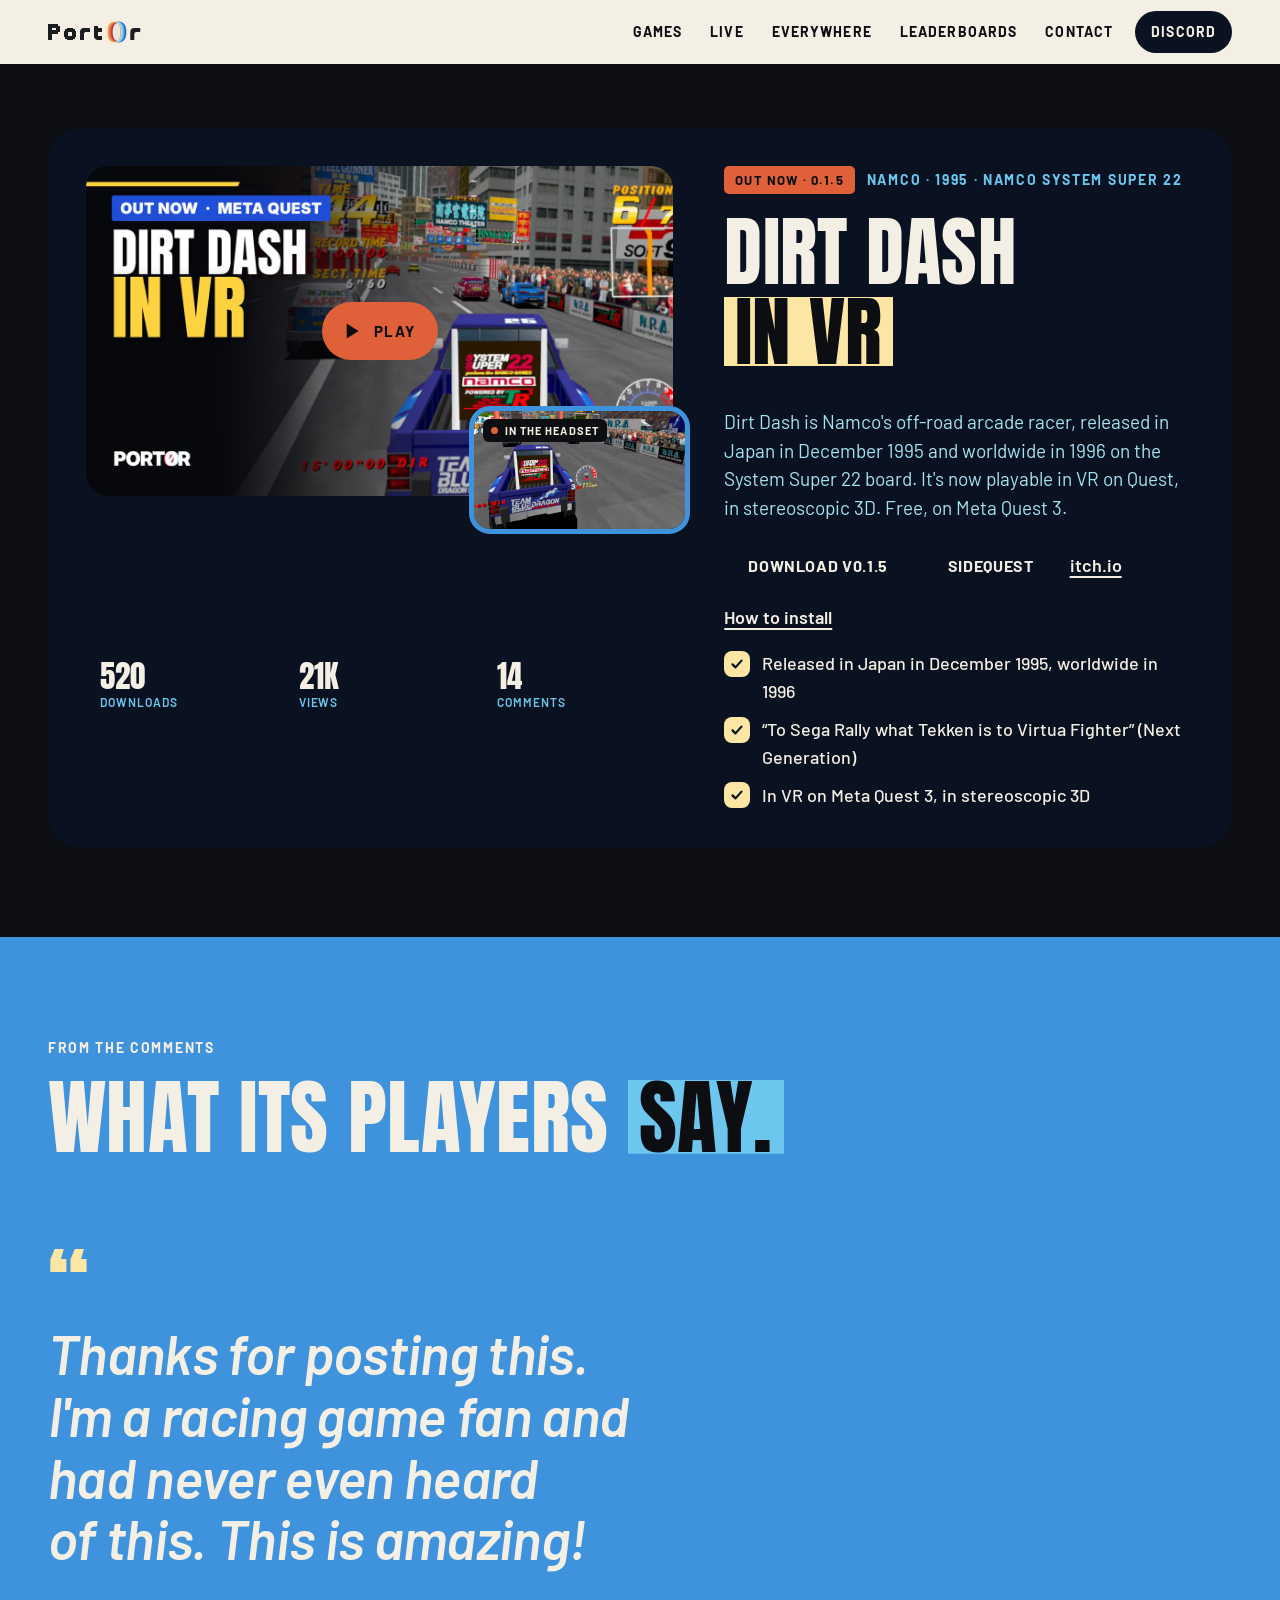
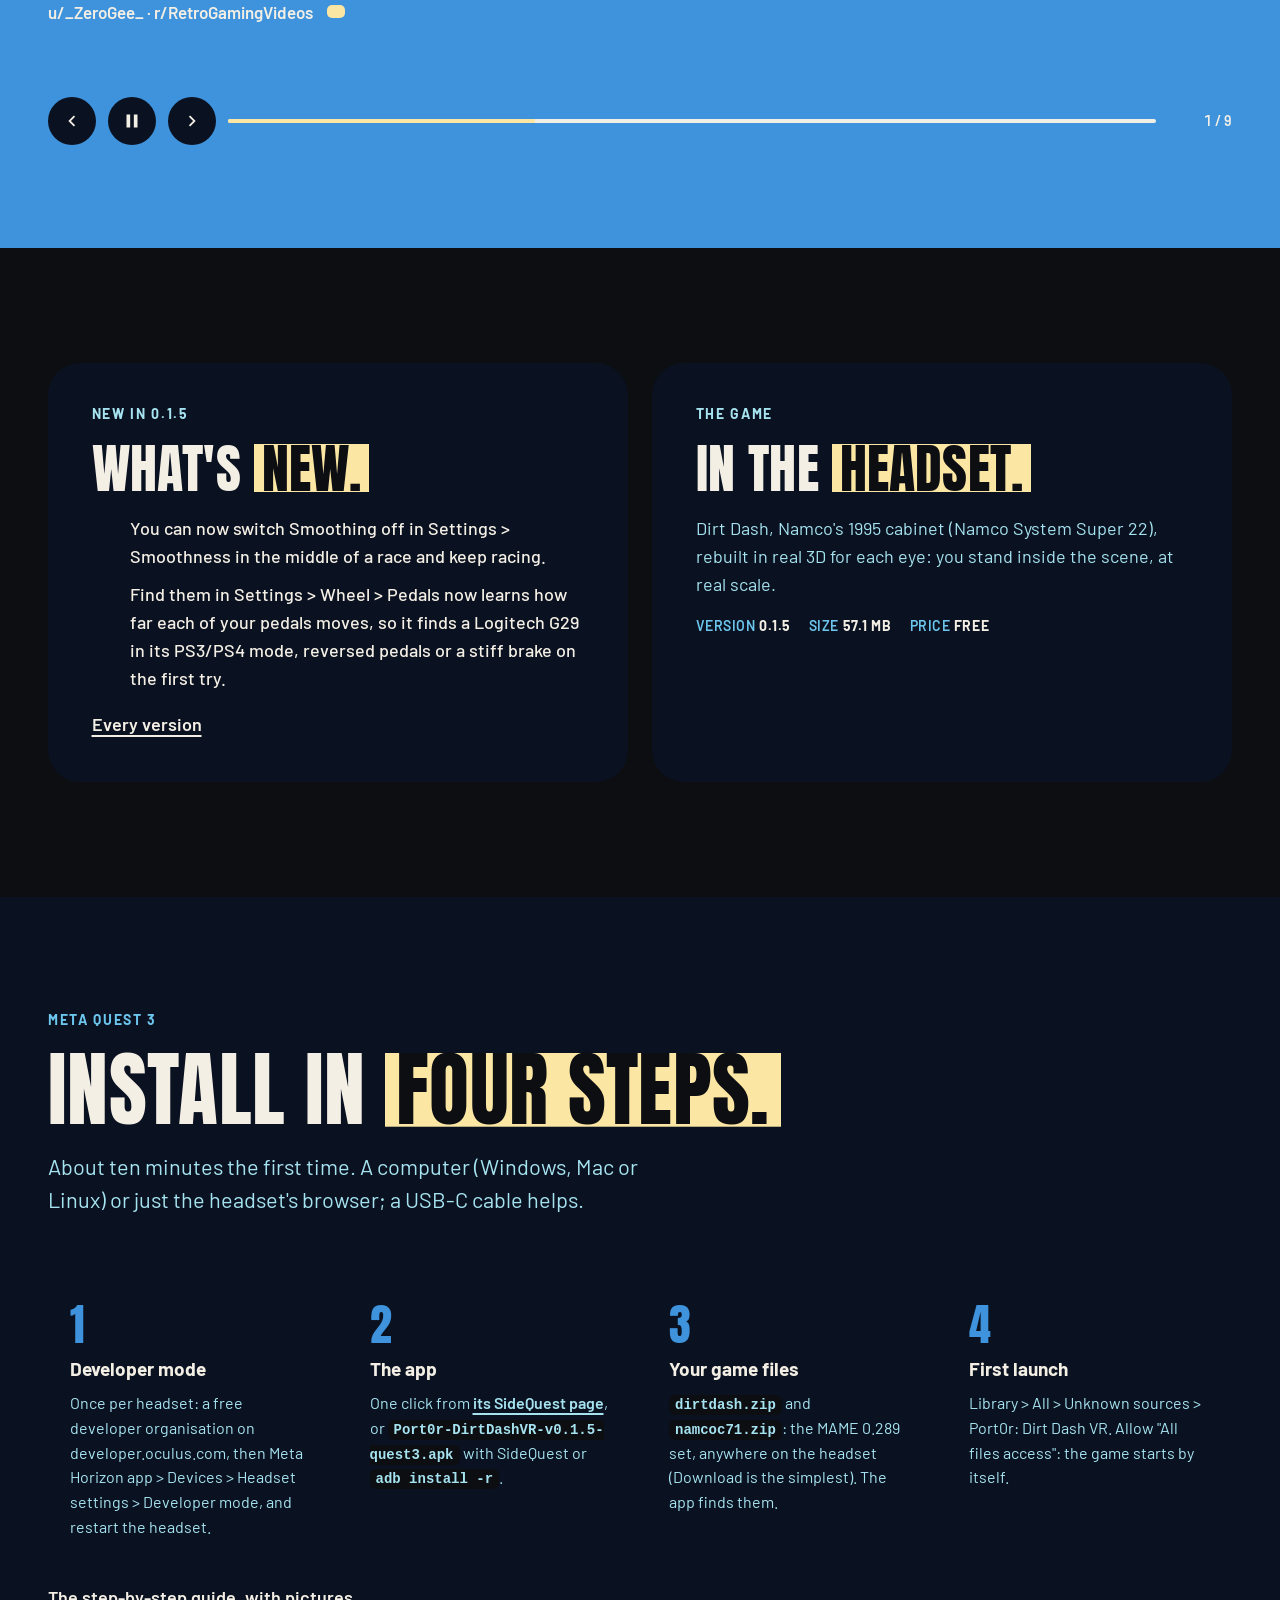
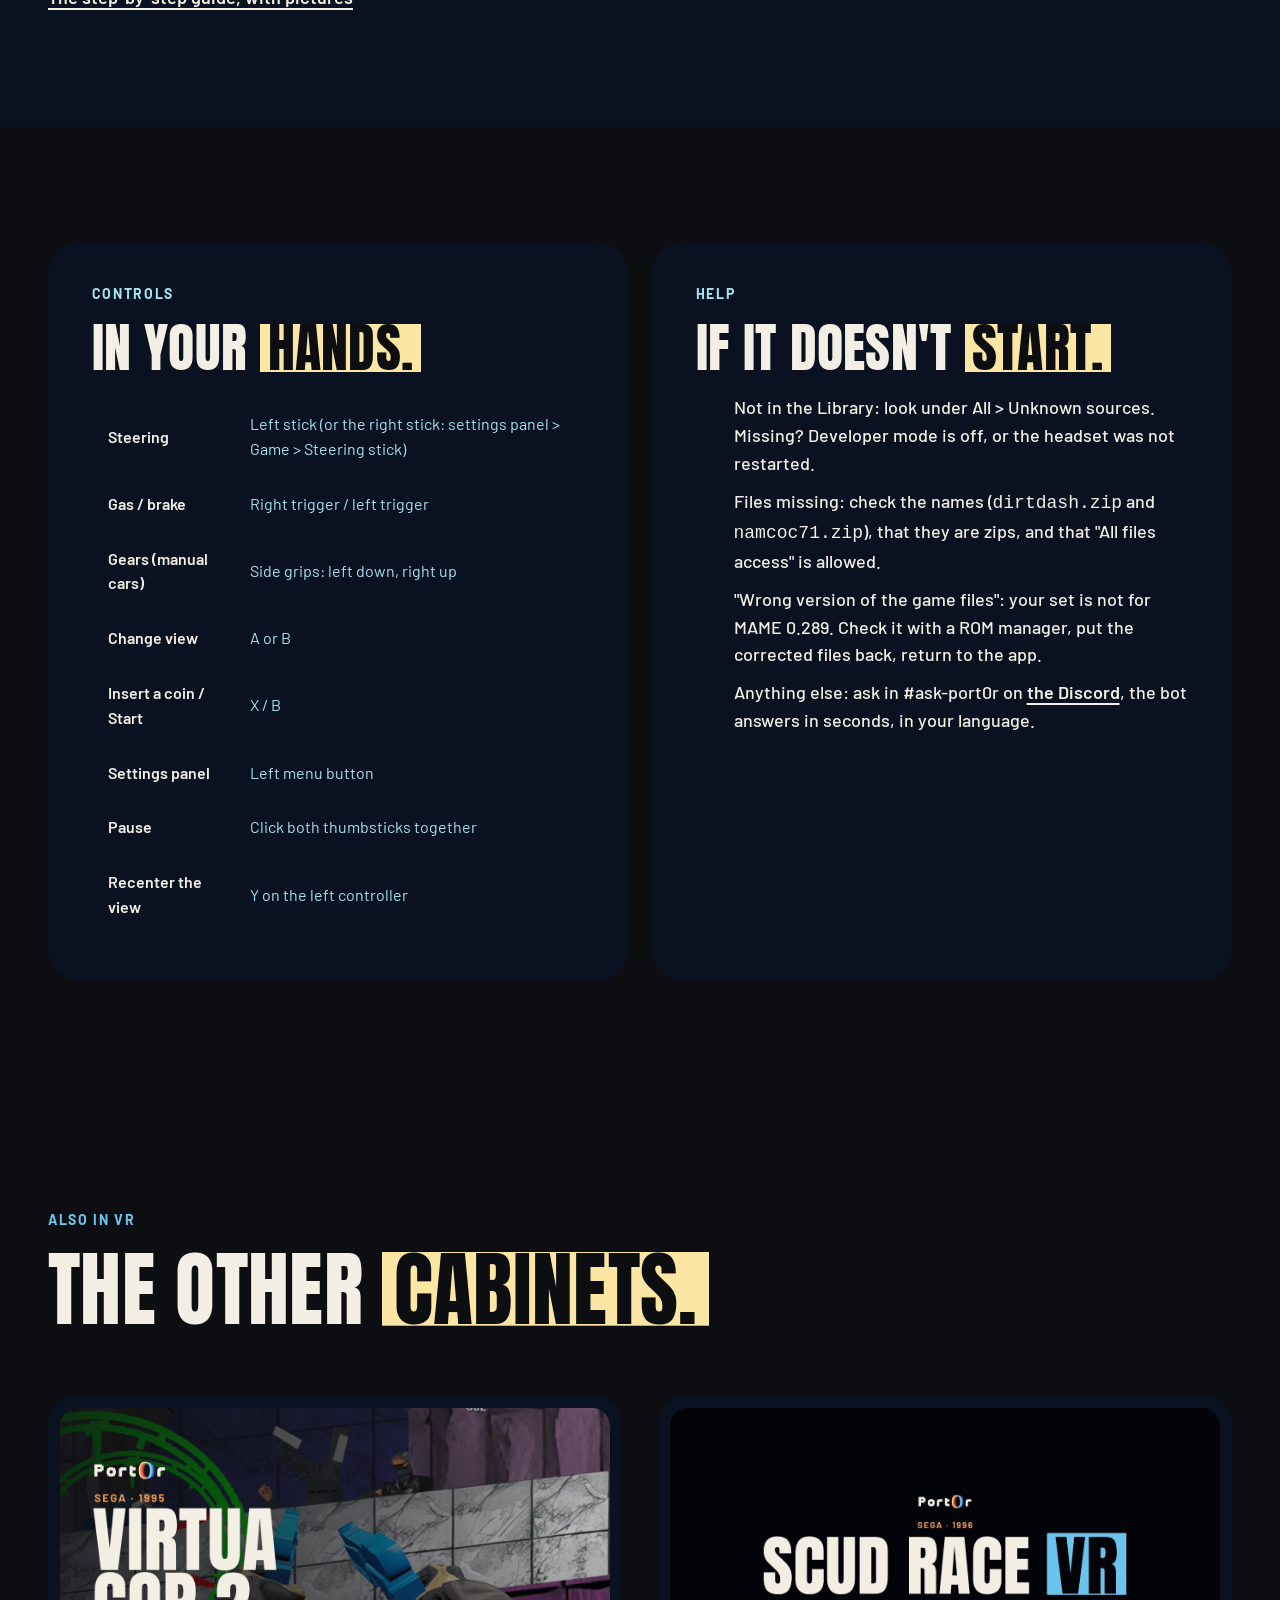
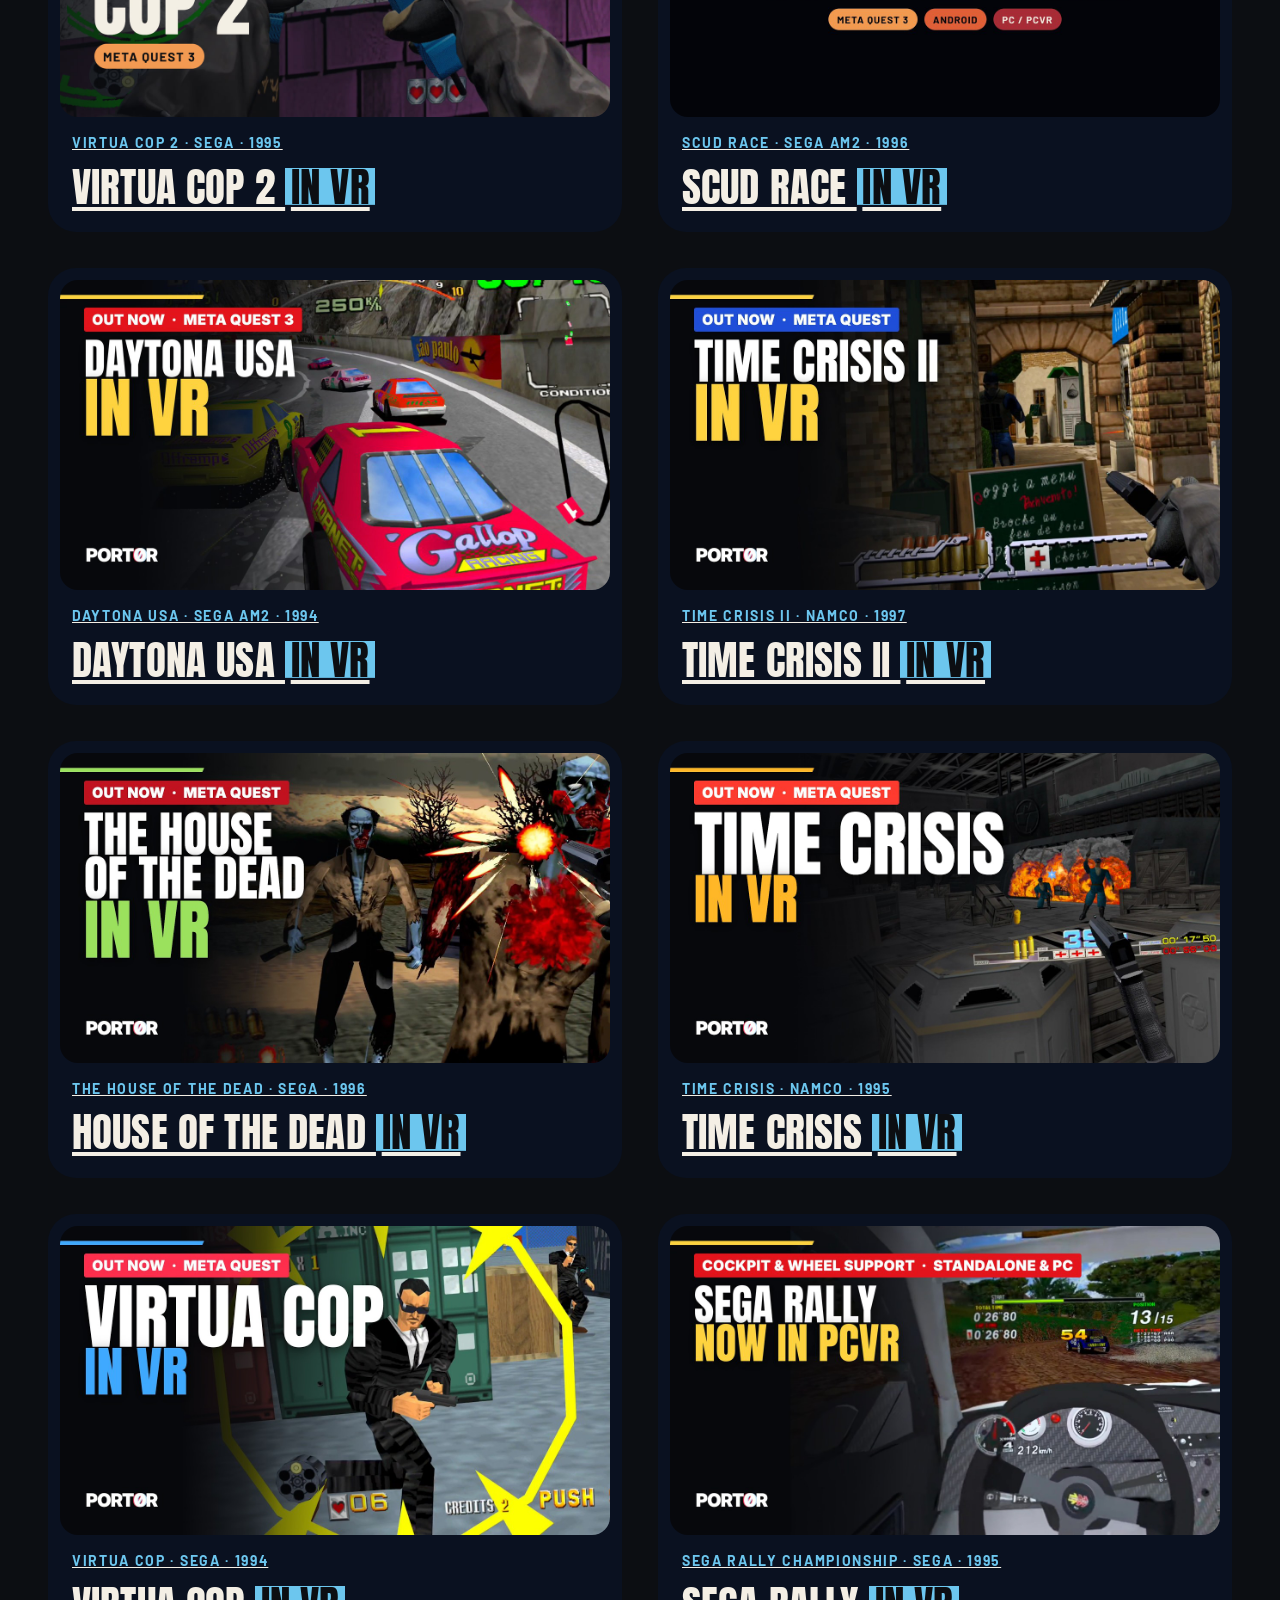
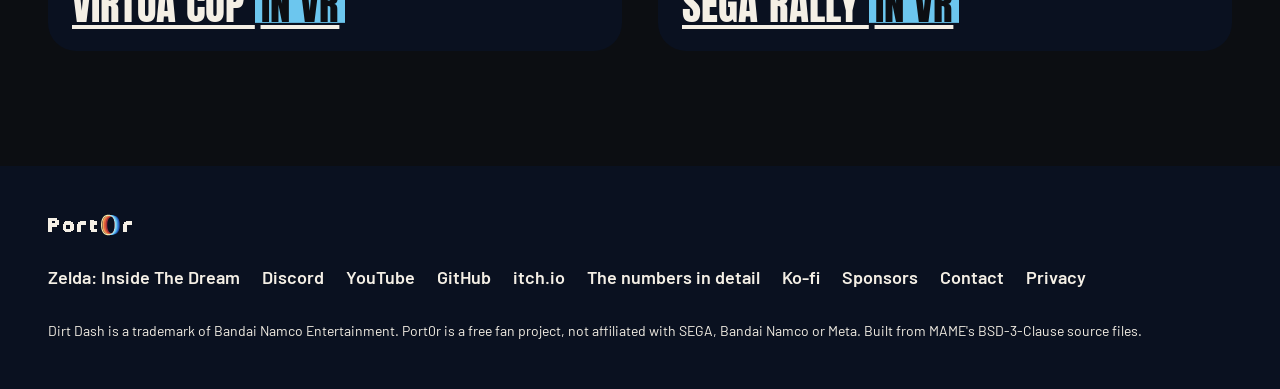
<file: dirt-dash-vr/index.html>
<!doctype html>
<html lang="en">
<head>
<meta charset="utf-8">
<meta name="viewport" content="width=device-width, initial-scale=1, viewport-fit=cover">
<title>Port0r: Dirt Dash VR: Dirt Dash in real 3D VR on Meta Quest 3</title>
<meta name="description" content="Dirt Dash is Namco&#x27;s off-road arcade racer, released in Japan in December 1995 and worldwide in 1996 on the System Super 22 board. It&#x27;s now playable in VR on Quest, in stereoscopic 3D. Free, on Meta Quest 3. Version 0.1.5.">
<meta property="og:title" content="Port0r: Dirt Dash VR: Dirt Dash in real 3D VR">
<meta property="og:description" content="Dirt Dash is Namco&#x27;s off-road arcade racer, released in Japan in December 1995 and worldwide in 1996 on the System Super 22 board. It&#x27;s now playable in VR on Quest, in stereoscopic 3D.">
<meta property="og:image" content="https://port0r.com/assets/yt/PN8u_SZXYpQ.jpg">
<meta property="og:url" content="https://port0r.com/dirt-dash-vr/">
<meta name="twitter:card" content="summary_large_image">
<meta name="theme-color" content="#f4efe5">
<link rel="icon" href="../assets/port0r-icon.svg">
<link rel="preconnect" href="https://fonts.googleapis.com">
<link rel="preconnect" href="https://fonts.gstatic.com" crossorigin>
<link href="https://fonts.googleapis.com/css2?family=Anton&family=Barlow:ital,wght@0,400;0,500;0,600;0,700;1,600&display=swap" rel="stylesheet">
<script>
try { const theme = localStorage.getItem("port0r-theme") || "light"; if (theme !== "system") document.documentElement.dataset.theme = theme === "dark" ? "dark" : "light"; }
catch (_) { document.documentElement.dataset.theme = "light"; }
</script>
<link rel="stylesheet" href="../site.css?v=20261030-softveil">
<script type="application/ld+json">
{"@context": "https://schema.org", "@type": "SoftwareApplication", "name": "Port0r: Dirt Dash VR", "operatingSystem": "Meta Quest (Android)",
 "applicationCategory": "GameApplication", "softwareVersion": "0.1.5", "offers": {"@type": "Offer", "price": "0", "priceCurrency": "EUR"},
 "downloadUrl": "https://github.com/jacquesdupontd/port0r/releases/tag/dirtdash-v0.1.5", "url": "https://port0r.com/dirt-dash-vr/"}
</script>
</head>
<body data-game="dirtdash">
<a class="skip" href="#content">Skip to the content</a>
<header class="top solid" id="top">
  <div class="wrap">
    <a class="mark" href="../" aria-label="Port0r, home"><img class="on-light" src="../assets/port0r-wordmark-light.svg" alt="Port0r" width="116" height="24"><img class="on-dark" src="../assets/port0r-wordmark.svg" alt="" width="116" height="24"></a>
    <nav aria-label="Sections">
      <a href="../#games">Games</a>
      <a href="../#live">Live</a>
      <a class="opt" href="../#everywhere">Everywhere</a>
      <a class="opt" href="../leaderboard.html">Leaderboards</a>
      <a class="opt" href="../contact/">Contact</a>
      <a class="btn sm" href="https://discord.gg/XMk7GgapuN">Discord</a>
    </nav>
  </div>
</header>

<main id="content">
<section class="page-head" style="padding-bottom:0">
  <div class="wrap">
    <article class="game" data-game="dirtdash" style="margin-top:8px">
      <div class="stage">
        <button class="yt" type="button" data-id="PN8u_SZXYpQ" aria-label="Play the Dirt Dash VR video"><img src="../assets/yt/PN8u_SZXYpQ.jpg" alt="Dirt Dash VR: the city stage, behind the blue truck"><span class="play"><svg viewBox="0 0 24 24" aria-hidden="true"><path fill="currentColor" d="M8 5v14l11-7z"/></svg>Play</span><span class="views" data-views="PN8u_SZXYpQ"></span></button>
        <figure class="pip"><video class="clip" muted loop playsinline preload="none" poster="../assets/clip-dirtdash.jpg" data-src="../assets/clip-dirtdash.mp4" aria-label="Dirt Dash VR, recorded in the headset: the city stage, behind the blue truck"></video><figcaption class="tag"><span class="dot" aria-hidden="true"></span>In the headset</figcaption></figure>
      </div>
      <div class="extra">
        <div class="nums" data-g="dirtdash">
          <div><b data-k="downloads">&nbsp;</b><small>Downloads</small></div>
          <div><b data-k="views">&nbsp;</b><small>Views</small></div>
          <div><b data-k="comments">&nbsp;</b><small>Comments</small></div>
        </div>
      </div>
      <div class="info">
        <div class="meta"><span class="chip">Out now · 0.1.5</span><span class="kicker">Namco · 1995 · Namco System Super 22</span></div>
        <h1 class="gt">Dirt Dash <span class="hl">in VR</span></h1>
        <p class="lead gl">Dirt Dash is Namco&#x27;s off-road arcade racer, released in Japan in December 1995 and worldwide in 1996 on the System Super 22 board. It&#x27;s now playable in VR on Quest, in stereoscopic 3D. Free, on Meta Quest 3.</p>
        <ul class="feat"><li>Released in Japan in December 1995, worldwide in 1996</li><li>“To Sega Rally what Tekken is to Virtua Fighter” (Next Generation)</li><li>In VR on Meta Quest 3, in stereoscopic 3D</li></ul>
        <div class="row">
          <a class="btn" href="https://github.com/jacquesdupontd/port0r/releases/tag/dirtdash-v0.1.5">Download v0.1.5</a>
          <a class="btn soft" href="https://sidequestvr.com/app/63515/port0r-dirt-dash-vr">SideQuest</a>
          
          <a class="link" href="https://port0r.itch.io/dirt-dash-vr">itch.io</a>
          <a class="link" href="#install">How to install</a>
        </div>
      </div>
    </article>
  </div>
</section>

<section class="voices" id="players" aria-labelledby="voices-title" style="margin-top:clamp(56px,7vw,96px)">
  <div class="wrap">
    <header class="head">
      <p class="kicker">From the comments</p>
      <h2 class="converge" id="voices-title">What its players <span class="hl" style="--c:var(--cyan);--on:#0c0e12">say.</span></h2>
    </header>
    <figure class="quote" id="quote" data-only="dirtdash" aria-live="polite">
      <blockquote id="q-text">&nbsp;</blockquote>
      <figcaption class="who" id="q-who"></figcaption>
    </figure>
    <div class="qbar">
      <button type="button" id="q-prev" aria-label="Previous comment"><svg viewBox="0 0 24 24" aria-hidden="true"><path fill="currentColor" d="M15.4 7.4 14 6l-6 6 6 6 1.4-1.4-4.6-4.6z"/></svg></button>
      <button type="button" id="q-pause" aria-label="Pause"><svg viewBox="0 0 24 24" aria-hidden="true"><path fill="currentColor" d="M6 19h4V5H6v14zm8-14v14h4V5h-4z"/></svg></button>
      <button type="button" id="q-next" aria-label="Next comment"><svg viewBox="0 0 24 24" aria-hidden="true"><path fill="currentColor" d="M10 6 8.6 7.4l4.6 4.6-4.6 4.6L10 18l6-6z"/></svg></button>
      <span class="track" aria-hidden="true"><i id="q-track"></i></span>
      <span class="count" id="q-count"></span>
    </div>
  </div>
</section>

<section class="band">
  <div class="wrap duo">
    <div class="panel give">
      <p class="kicker">New in 0.1.5</p>
      <h3>What's <span class="hl">new.</span></h3>
      <ul class="feat"><li>You can now switch Smoothing off in Settings &gt; Smoothness in the middle of a race and keep racing.</li><li>Find them in Settings &gt; Wheel &gt; Pedals now learns how far each of your pedals moves, so it finds a Logitech G29 in its PS3/PS4 mode, reversed pedals or a stiff brake on the first try.</li></ul>
      <a class="link" href="https://github.com/jacquesdupontd/port0r/blob/main/CHANGELOG.md">Every version</a>
    </div>
    <div class="panel give">
      <p class="kicker">The game</p>
      <h3>In the <span class="hl">headset.</span></h3>
      <p>Dirt Dash, Namco's 1995 cabinet (Namco System Super 22), rebuilt in real 3D for each eye: you stand inside the scene, at real scale.</p>
      <p class="spec" style="display:flex;flex-wrap:wrap;gap:6px 18px;font:600 14px/1.3 var(--text);letter-spacing:.04em;text-transform:uppercase;color:var(--ink-3)"><span>Version <b style="color:var(--ink)">0.1.5</b></span><span>Size <b style="color:var(--ink)">57.1 MB</b></span><span>Price <b style="color:var(--ink)">free</b></span></p>
    </div>
  </div>
</section>

<section class="band alt" id="install">
  <div class="wrap">
    <header class="head">
      <p class="kicker">Meta Quest 3</p>
      <h2 class="converge">Install in <span class="hl">four steps.</span></h2>
      <p class="lead">About ten minutes the first time. A computer (Windows, Mac or Linux) or just the headset's browser; a USB-C cable helps.</p>
    </header>
    <ol class="steps" style="grid-template-columns:repeat(auto-fit,minmax(min(100%,240px),1fr))">
      <li><b>Developer mode</b><span>Once per headset: a free developer organisation on developer.oculus.com, then Meta Horizon app &gt; Devices &gt; Headset settings &gt; Developer mode, and restart the headset.</span></li>
      <li><b>The app</b><span>One click from <a class="link" href="https://sidequestvr.com/app/63515/port0r-dirt-dash-vr">its SideQuest page</a>, or <code>Port0r-DirtDashVR-v0.1.5-quest3.apk</code> with SideQuest or <code>adb install -r</code>.</span></li>
      <li><b>Your game files</b><span><code>dirtdash.zip</code> and <code>namcoc71.zip</code>: the MAME 0.289 set, anywhere on the headset (Download is the simplest). The app finds them.</span></li>
      <li><b>First launch</b><span>Library &gt; All &gt; Unknown sources &gt; Port0r: Dirt Dash VR. Allow "All files access": the game starts by itself.</span></li>
    </ol>
    
    <a class="link" href="https://github.com/jacquesdupontd/port0r#install-on-meta-quest-time-crisis-vr-cop-vr-and-rally-vr">The step-by-step guide, with pictures</a>
  </div>
</section>

<section class="band">
  <div class="wrap duo">
    <div class="panel give">
      <p class="kicker">Controls</p>
      <h3>In your <span class="hl">hands.</span></h3>
      <table class="ctl"><tbody><tr><td>Steering</td><td>Left stick (or the right stick: settings panel &gt; Game &gt; Steering stick)</td></tr><tr><td>Gas / brake</td><td>Right trigger / left trigger</td></tr><tr><td>Gears (manual cars)</td><td>Side grips: left down, right up</td></tr><tr><td>Change view</td><td>A or B</td></tr><tr><td>Insert a coin / Start</td><td>X / B</td></tr><tr><td>Settings panel</td><td>Left menu button</td></tr><tr><td>Pause</td><td>Click both thumbsticks together</td></tr><tr><td>Recenter the view</td><td>Y on the left controller</td></tr></tbody></table>
    </div>
    <div class="panel give">
      <p class="kicker">Help</p>
      <h3>If it doesn't <span class="hl">start.</span></h3>
      <ul class="feat">
        <li>Not in the Library: look under All &gt; Unknown sources. Missing? Developer mode is off, or the headset was not restarted.</li>
        <li>Files missing: check the names (<code>dirtdash.zip</code> and <code>namcoc71.zip</code>), that they are zips, and that "All files access" is allowed.</li>
        <li>"Wrong version of the game files": your set is not for MAME 0.289. Check it with a ROM manager, put the corrected files back, return to the app.</li>
        <li>Anything else: ask in #ask-port0r on <a class="link" href="https://discord.gg/XMk7GgapuN">the Discord</a>, the bot answers in seconds, in your language.</li>
      </ul>
    </div>
  </div>
</section>


<section class="band">
  <div class="wrap">
    <header class="head"><p class="kicker">Also in VR</p><h2 class="converge">The other <span class="hl">cabinets.</span></h2></header>
    <div class="plats"><a class="plat other" data-game="cop2" href="../cop-2-vr/"><span class="yt" style="cursor:pointer"><img src="../assets/yt/mBV8_gGyiBA.jpg" alt="" loading="lazy"></span><span class="body"><span class="kicker">Virtua Cop 2 · Sega · 1995</span><h3>Virtua Cop 2 <span class="hl">in VR</span></h3></span></a><a class="plat other" data-game="scud" href="../scud-race-vr/"><span class="yt" style="cursor:pointer"><img src="../assets/yt/r90VKyOhWvY.jpg" alt="" loading="lazy"></span><span class="body"><span class="kicker">Scud Race · Sega AM2 · 1996</span><h3>Scud Race <span class="hl">in VR</span></h3></span></a><a class="plat other" data-game="daytona" href="../daytona-usa-vr/"><span class="yt" style="cursor:pointer"><img src="../assets/yt/toPG4va9joY.jpg" alt="" loading="lazy"></span><span class="body"><span class="kicker">Daytona USA · Sega AM2 · 1994</span><h3>Daytona USA <span class="hl">in VR</span></h3></span></a><a class="plat other" data-game="timecrs2" href="../time-crisis-ii-vr/"><span class="yt" style="cursor:pointer"><img src="../assets/yt/_7ZEGjgzLc4.jpg" alt="" loading="lazy"></span><span class="body"><span class="kicker">Time Crisis II · Namco · 1997</span><h3>Time Crisis II <span class="hl">in VR</span></h3></span></a><a class="plat other" data-game="hotd" href="../house-of-the-dead-vr/"><span class="yt" style="cursor:pointer"><img src="../assets/yt/JEYKmI-9PBE.jpg" alt="" loading="lazy"></span><span class="body"><span class="kicker">The House of the Dead · Sega · 1996</span><h3>House of the Dead <span class="hl">in VR</span></h3></span></a><a class="plat other" data-game="timecris" href="../time-crisis-vr/"><span class="yt" style="cursor:pointer"><img src="../assets/yt/F7Ig3bwq7K8.jpg" alt="" loading="lazy"></span><span class="body"><span class="kicker">Time Crisis · Namco · 1995</span><h3>Time Crisis <span class="hl">in VR</span></h3></span></a><a class="plat other" data-game="cop" href="../cop-vr/"><span class="yt" style="cursor:pointer"><img src="../assets/yt/1qCQorbbdPc.jpg" alt="" loading="lazy"></span><span class="body"><span class="kicker">Virtua Cop · Sega · 1994</span><h3>Virtua Cop <span class="hl">in VR</span></h3></span></a><a class="plat other" data-game="rally" href="../rally-vr/"><span class="yt" style="cursor:pointer"><img src="../assets/yt/_Nm22_u1s7Y.jpg" alt="" loading="lazy"></span><span class="body"><span class="kicker">Sega Rally Championship · Sega · 1995</span><h3>Sega Rally <span class="hl">in VR</span></h3></span></a></div>
  </div>
</section>
</main>

<footer class="foot">
  <div class="wrap">
    <img src="../assets/port0r-wordmark.svg" alt="Port0r" width="116" height="24">
    <nav aria-label="Elsewhere">
      <a href="/zelda-inside-the-dream/">Zelda: Inside The Dream</a>
      <a href="https://discord.gg/XMk7GgapuN">Discord</a>
      <a href="https://www.youtube.com/@jacquesdupontd">YouTube</a>
      <a href="https://github.com/jacquesdupontd/port0r">GitHub</a>
      <a href="https://port0r.itch.io/">itch.io</a>
      <a href="../stats/">The numbers in detail</a>
      <a href="https://ko-fi.com/port0r">Ko-fi</a>
      <a href="https://github.com/sponsors/jacquesdupontd">Sponsors</a>
      <a href="../contact/">Contact</a>
      <a href="../privacy/">Privacy</a>
    </nav>
    <p class="legal">Dirt Dash is a trademark of Bandai Namco Entertainment. Port0r is a free fan project, not affiliated with SEGA, Bandai Namco or Meta. Built from MAME's BSD-3-Clause source files.</p>
  </div>
</footer>
<dialog class="watch" id="watch" aria-label="Video"><div class="watch-in"><button type="button" class="watch-x" aria-label="Close" data-close><svg viewBox="0 0 24 24" aria-hidden="true"><path fill="currentColor" d="M19 6.41 17.59 5 12 10.59 6.41 5 5 6.41 10.59 12 5 17.59 6.41 19 12 13.41 17.59 19 19 17.59 13.41 12z"/></svg></button><div class="watch-frame"></div></div></dialog>
<script src="../site.js?v=20261030-eightcolors-v2" defer></script>
<script src="../hit.js?v=20261021a" defer></script>
</body>
</html>
</file>
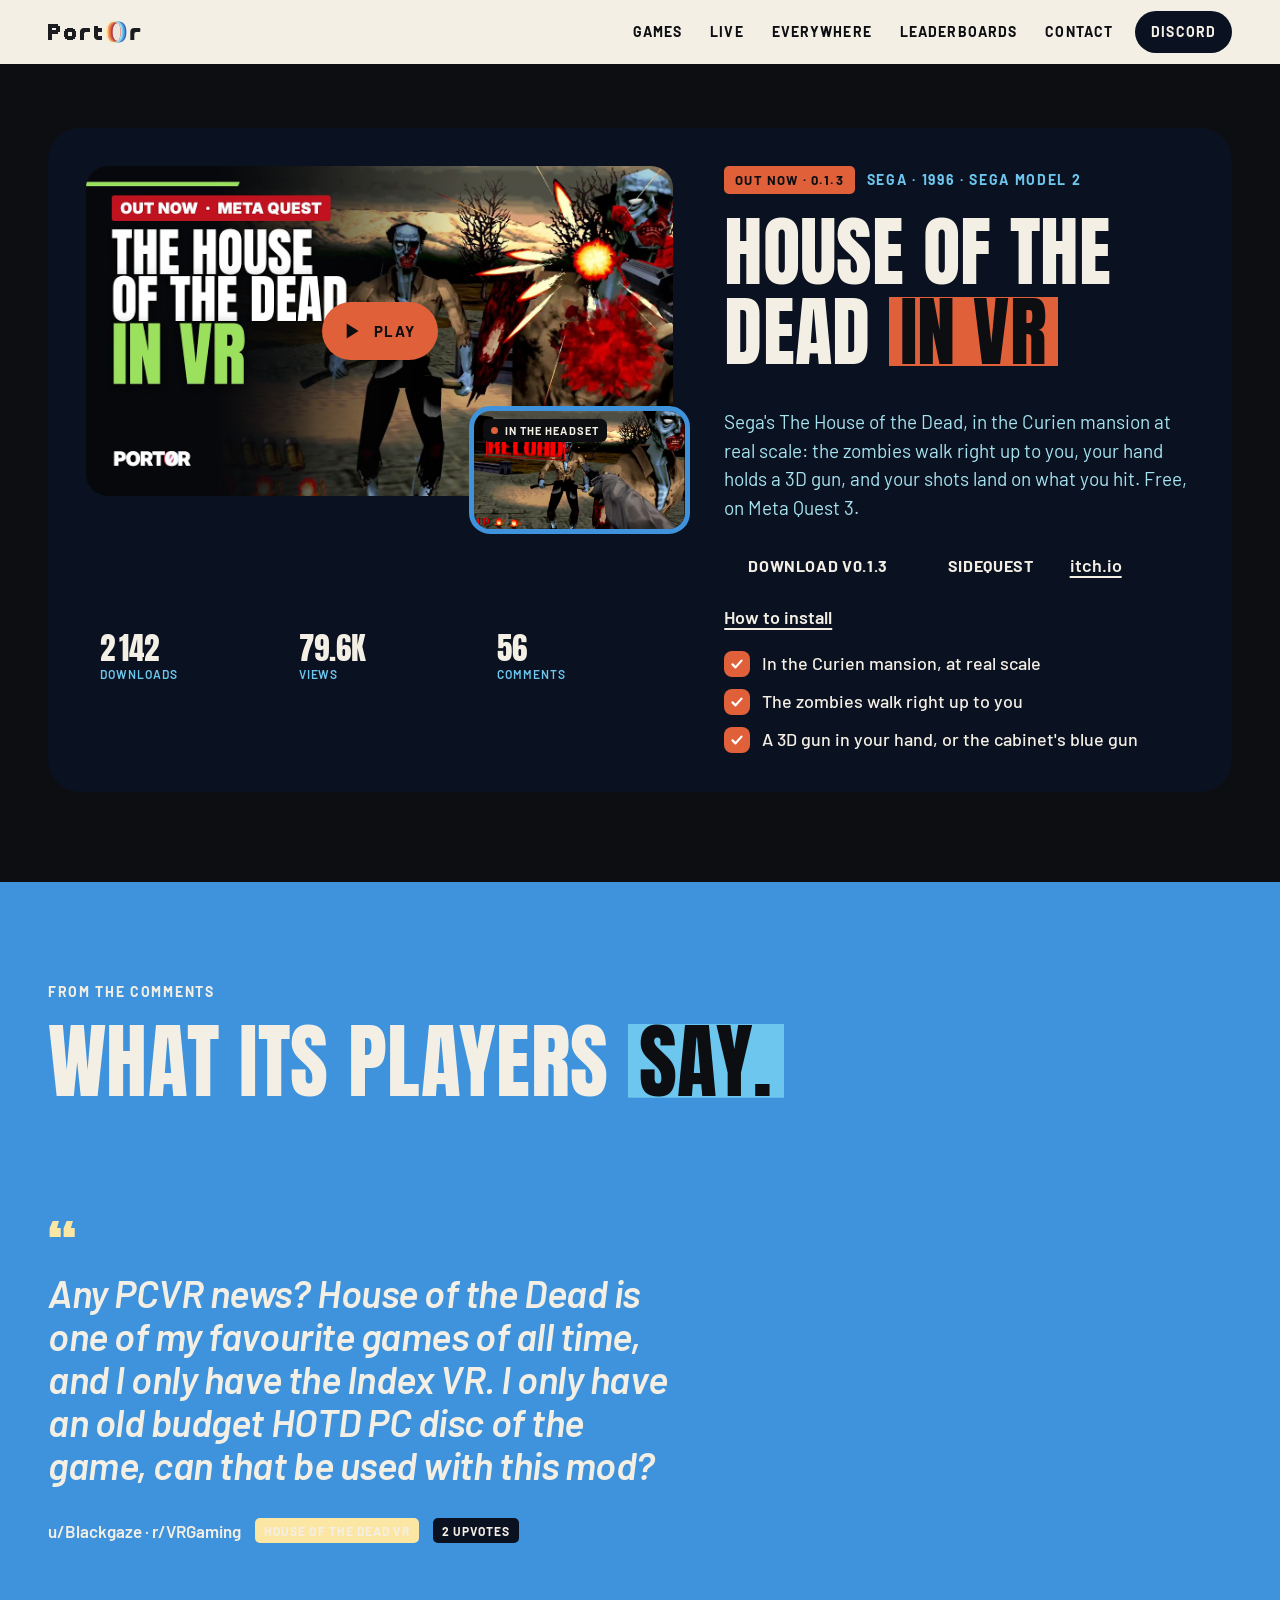
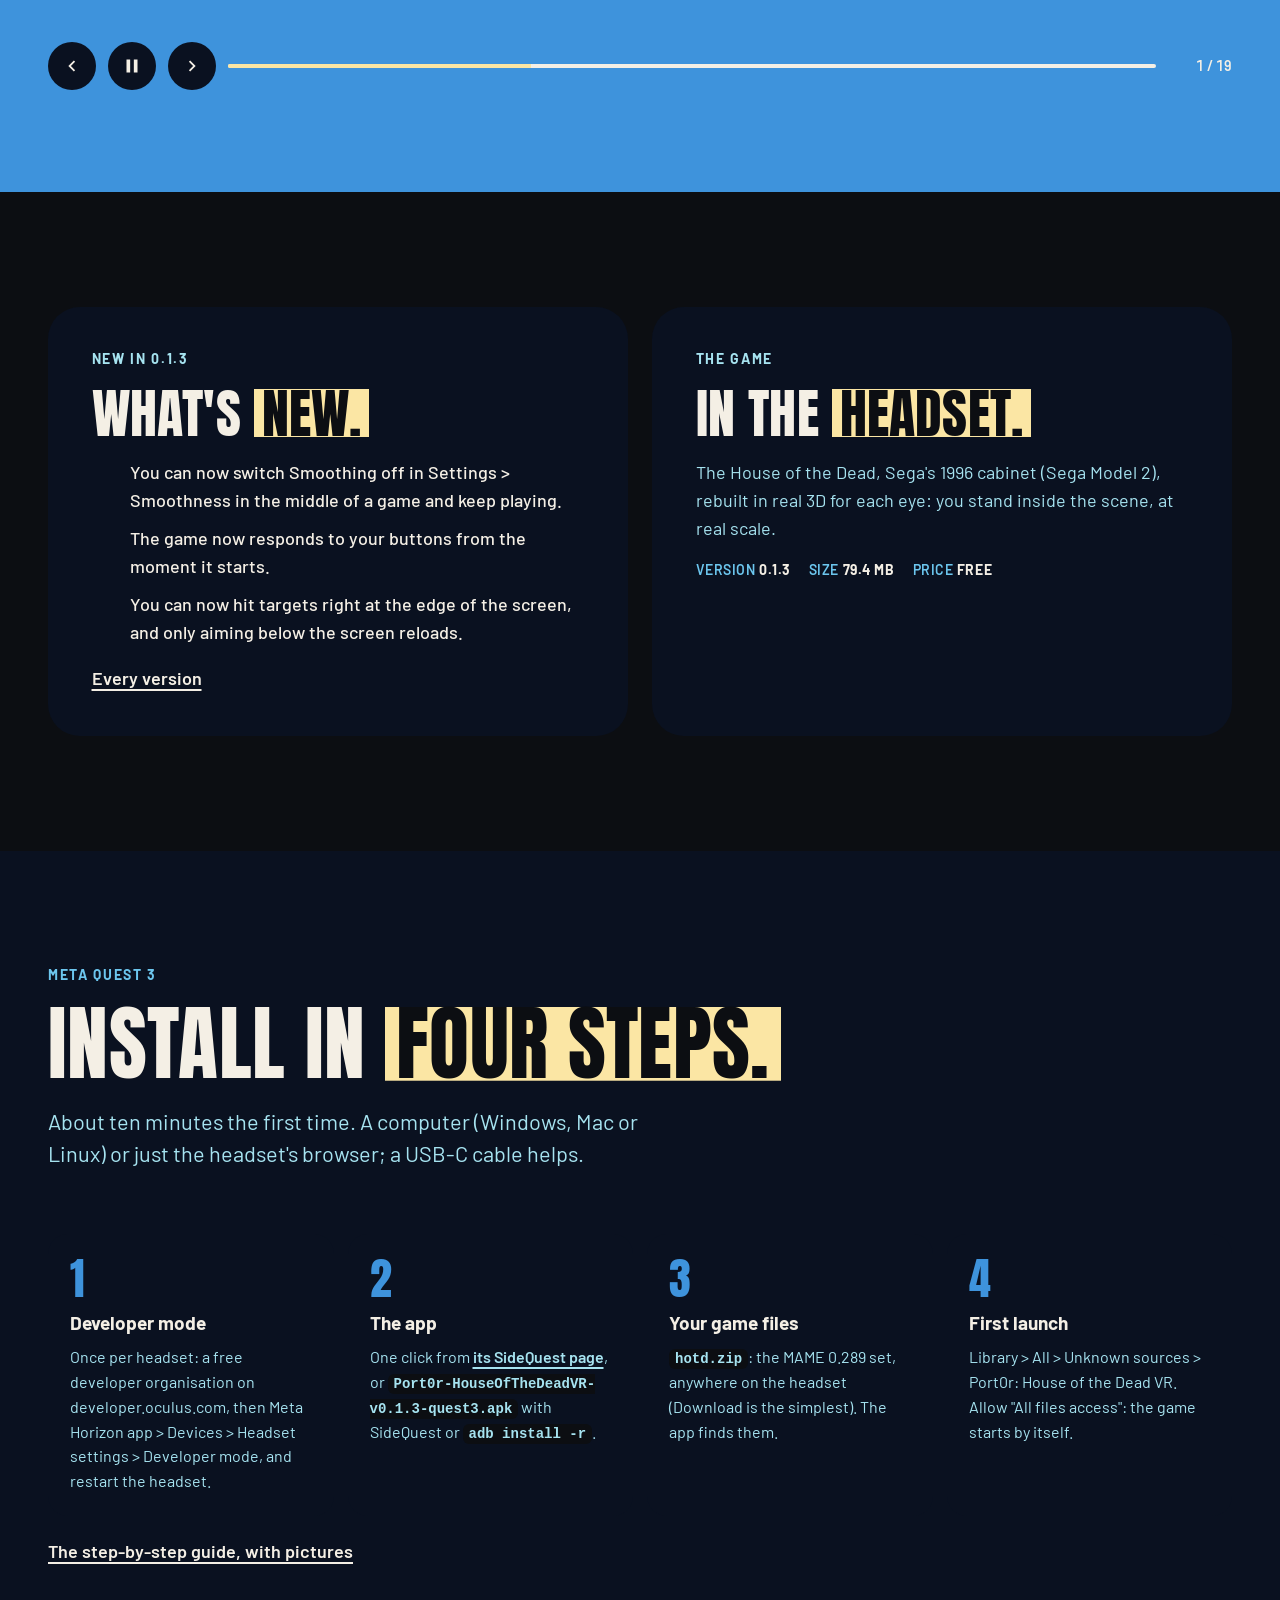
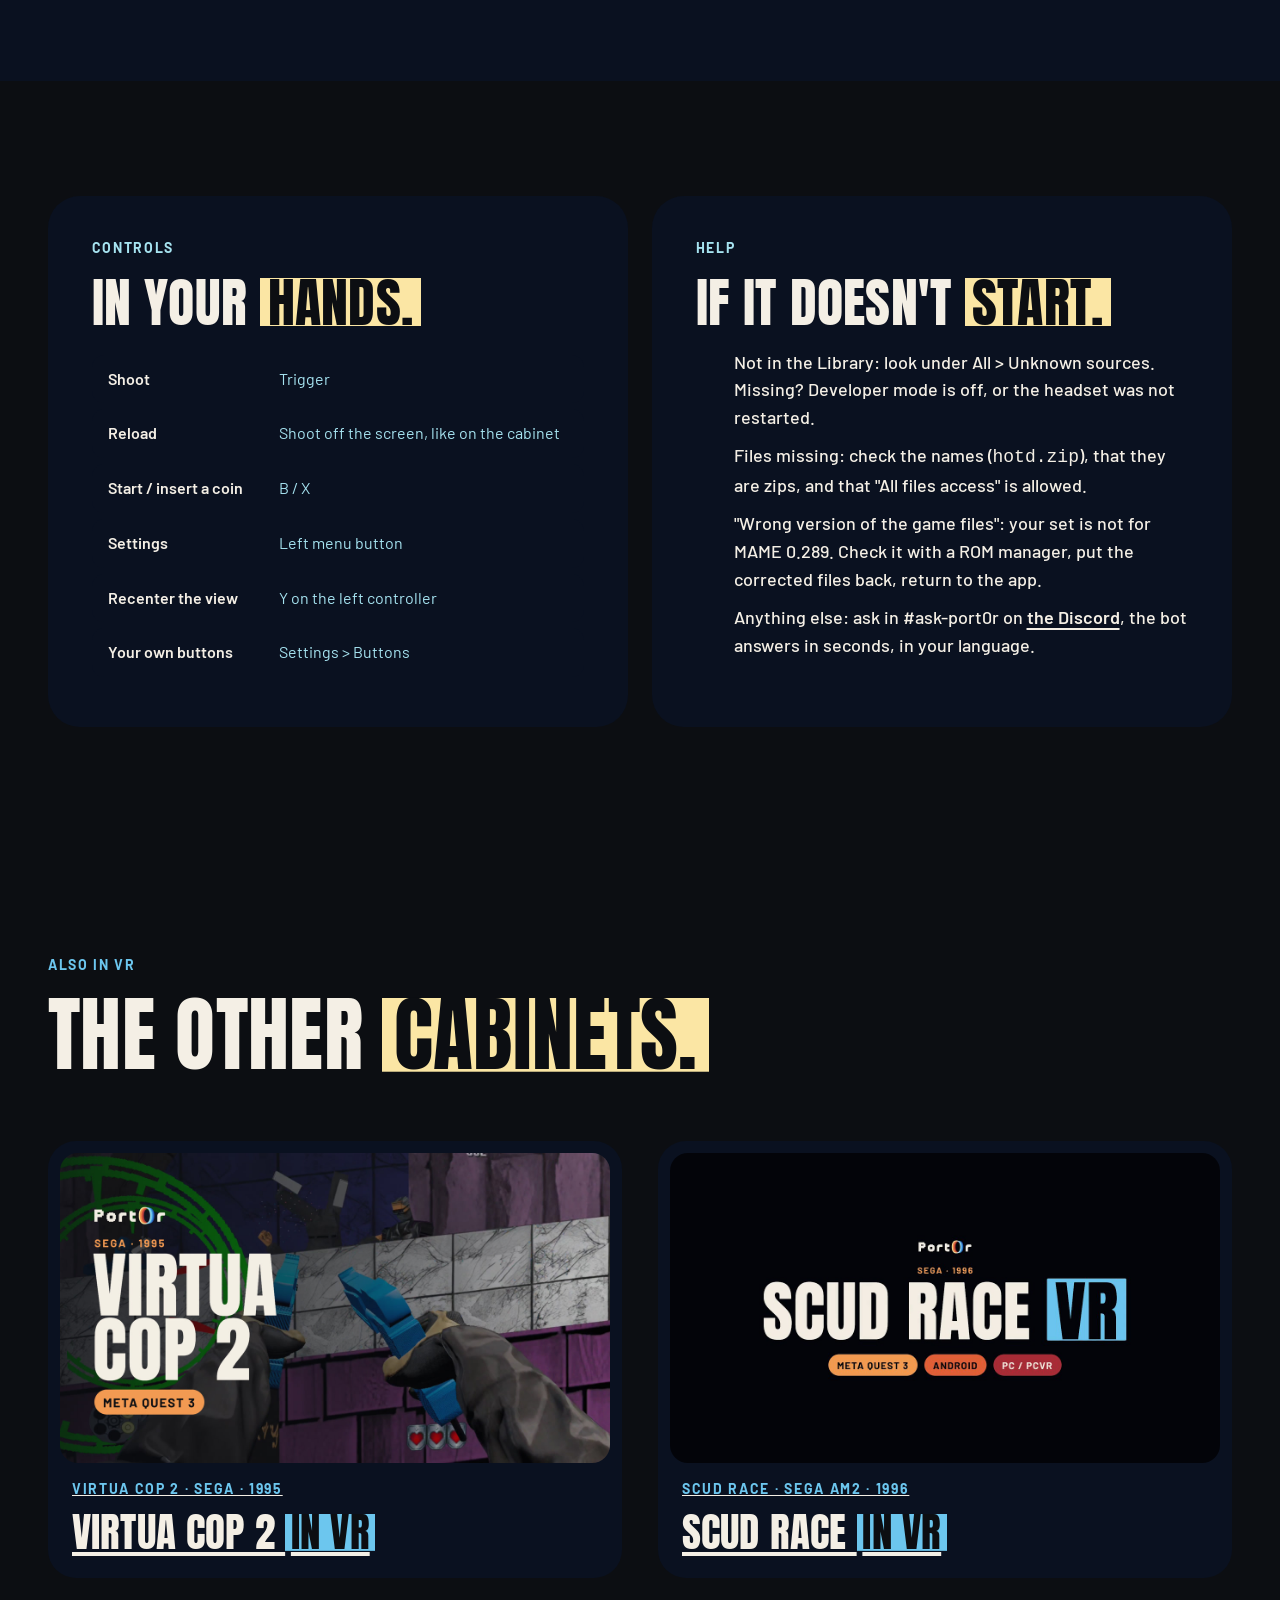
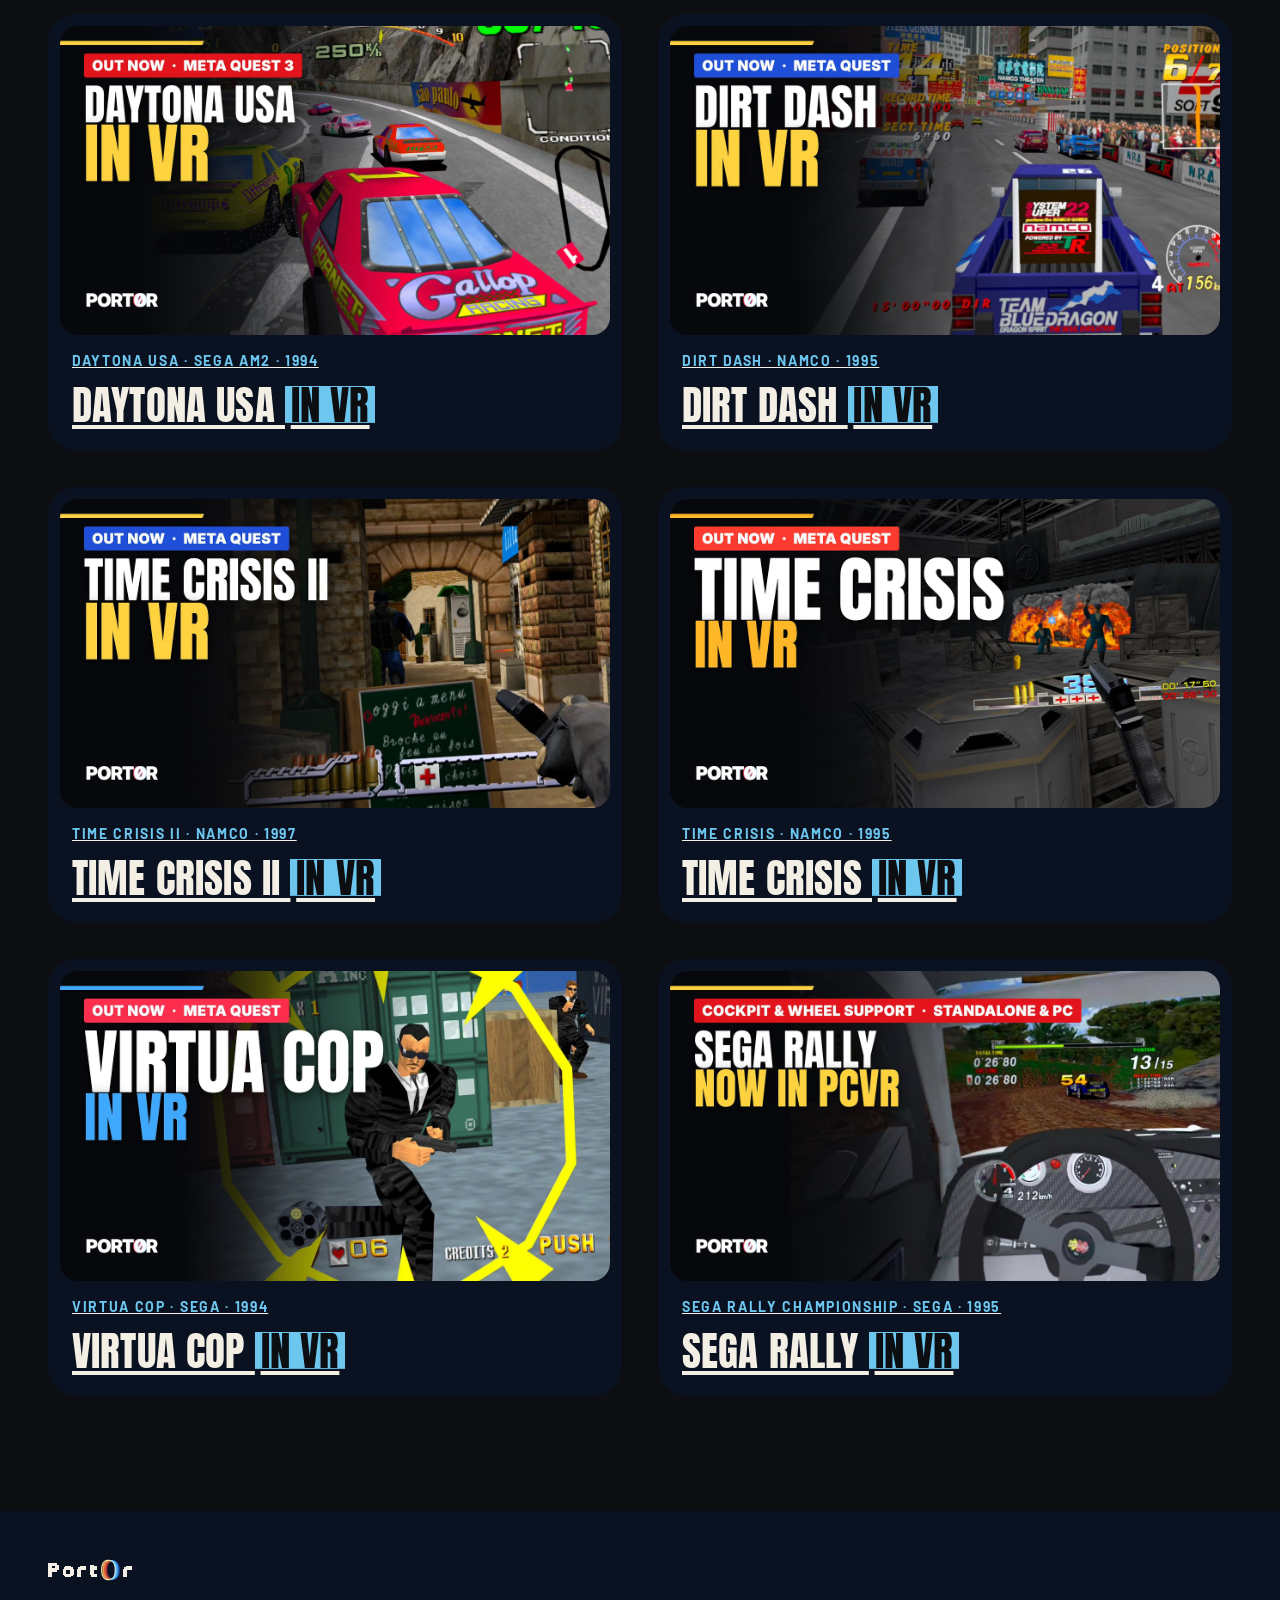
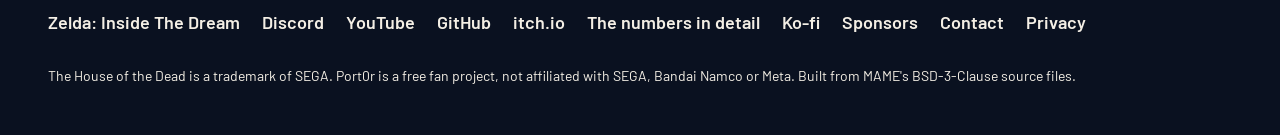
<file: house-of-the-dead-vr/index.html>
<!doctype html>
<html lang="en">
<head>
<meta charset="utf-8">
<meta name="viewport" content="width=device-width, initial-scale=1, viewport-fit=cover">
<title>Port0r: House of the Dead VR: The House of the Dead in real 3D VR on Meta Quest 3</title>
<meta name="description" content="Sega&#x27;s The House of the Dead, in the Curien mansion at real scale: the zombies walk right up to you, your hand holds a 3D gun, and your shots land on what you hit. Free, on Meta Quest 3. Version 0.1.3.">
<meta property="og:title" content="Port0r: House of the Dead VR: The House of the Dead in real 3D VR">
<meta property="og:description" content="Sega&#x27;s The House of the Dead, in the Curien mansion at real scale: the zombies walk right up to you, your hand holds a 3D gun, and your shots land on what you hit.">
<meta property="og:image" content="https://port0r.com/assets/yt/JEYKmI-9PBE.jpg">
<meta property="og:url" content="https://port0r.com/house-of-the-dead-vr/">
<meta name="twitter:card" content="summary_large_image">
<meta name="theme-color" content="#f4efe5">
<link rel="icon" href="../assets/port0r-icon.svg">
<link rel="preconnect" href="https://fonts.googleapis.com">
<link rel="preconnect" href="https://fonts.gstatic.com" crossorigin>
<link href="https://fonts.googleapis.com/css2?family=Anton&family=Barlow:ital,wght@0,400;0,500;0,600;0,700;1,600&display=swap" rel="stylesheet">
<script>
try { const theme = localStorage.getItem("port0r-theme") || "light"; if (theme !== "system") document.documentElement.dataset.theme = theme === "dark" ? "dark" : "light"; }
catch (_) { document.documentElement.dataset.theme = "light"; }
</script>
<link rel="stylesheet" href="../site.css?v=20261030-softveil">
<script type="application/ld+json">
{"@context": "https://schema.org", "@type": "SoftwareApplication", "name": "Port0r: House of the Dead VR", "operatingSystem": "Meta Quest (Android)",
 "applicationCategory": "GameApplication", "softwareVersion": "0.1.3", "offers": {"@type": "Offer", "price": "0", "priceCurrency": "EUR"},
 "downloadUrl": "https://github.com/jacquesdupontd/port0r/releases/tag/hotd-v0.1.3", "url": "https://port0r.com/house-of-the-dead-vr/"}
</script>
</head>
<body data-game="hotd">
<a class="skip" href="#content">Skip to the content</a>
<header class="top solid" id="top">
  <div class="wrap">
    <a class="mark" href="../" aria-label="Port0r, home"><img class="on-light" src="../assets/port0r-wordmark-light.svg" alt="Port0r" width="116" height="24"><img class="on-dark" src="../assets/port0r-wordmark.svg" alt="" width="116" height="24"></a>
    <nav aria-label="Sections">
      <a href="../#games">Games</a>
      <a href="../#live">Live</a>
      <a class="opt" href="../#everywhere">Everywhere</a>
      <a class="opt" href="../leaderboard.html">Leaderboards</a>
      <a class="opt" href="../contact/">Contact</a>
      <a class="btn sm" href="https://discord.gg/XMk7GgapuN">Discord</a>
    </nav>
  </div>
</header>

<main id="content">
<section class="page-head" style="padding-bottom:0">
  <div class="wrap">
    <article class="game" data-game="hotd" style="margin-top:8px">
      <div class="stage">
        <button class="yt" type="button" data-id="JEYKmI-9PBE" aria-label="Play the House of the Dead VR video"><img src="../assets/yt/JEYKmI-9PBE.jpg" alt="House of the Dead VR: the courtyard, two zombies with axes, a hit"><span class="play"><svg viewBox="0 0 24 24" aria-hidden="true"><path fill="currentColor" d="M8 5v14l11-7z"/></svg>Play</span><span class="views" data-views="JEYKmI-9PBE"></span></button>
        <figure class="pip"><video class="clip" muted loop playsinline preload="none" poster="../assets/clip-hotd.jpg" data-src="../assets/clip-hotd.mp4" aria-label="House of the Dead VR, recorded in the headset: the courtyard, two zombies with axes, a hit"></video><figcaption class="tag"><span class="dot" aria-hidden="true"></span>In the headset</figcaption></figure>
      </div>
      <div class="extra">
        <div class="nums" data-g="hotd">
          <div><b data-k="downloads">&nbsp;</b><small>Downloads</small></div>
          <div><b data-k="views">&nbsp;</b><small>Views</small></div>
          <div><b data-k="comments">&nbsp;</b><small>Comments</small></div>
        </div>
      </div>
      <div class="info">
        <div class="meta"><span class="chip">Out now · 0.1.3</span><span class="kicker">Sega · 1996 · Sega Model 2</span></div>
        <h1 class="gt">House of the Dead <span class="hl">in VR</span></h1>
        <p class="lead gl">Sega&#x27;s The House of the Dead, in the Curien mansion at real scale: the zombies walk right up to you, your hand holds a 3D gun, and your shots land on what you hit. Free, on Meta Quest 3.</p>
        <ul class="feat"><li>In the Curien mansion, at real scale</li><li>The zombies walk right up to you</li><li>A 3D gun in your hand, or the cabinet&#x27;s blue gun</li></ul>
        <div class="row">
          <a class="btn" href="https://github.com/jacquesdupontd/port0r/releases/tag/hotd-v0.1.3">Download v0.1.3</a>
          <a class="btn soft" href="https://sidequestvr.com/app/63360/port0r-house-of-the-dead-vr">SideQuest</a>
          
          <a class="link" href="https://port0r.itch.io/house-of-the-dead-vr">itch.io</a>
          <a class="link" href="#install">How to install</a>
        </div>
      </div>
    </article>
  </div>
</section>

<section class="voices" id="players" aria-labelledby="voices-title" style="margin-top:clamp(56px,7vw,96px)">
  <div class="wrap">
    <header class="head">
      <p class="kicker">From the comments</p>
      <h2 class="converge" id="voices-title">What its players <span class="hl" style="--c:var(--cyan);--on:#0c0e12">say.</span></h2>
    </header>
    <figure class="quote" id="quote" data-only="hotd" aria-live="polite">
      <blockquote id="q-text">&nbsp;</blockquote>
      <figcaption class="who" id="q-who"></figcaption>
    </figure>
    <div class="qbar">
      <button type="button" id="q-prev" aria-label="Previous comment"><svg viewBox="0 0 24 24" aria-hidden="true"><path fill="currentColor" d="M15.4 7.4 14 6l-6 6 6 6 1.4-1.4-4.6-4.6z"/></svg></button>
      <button type="button" id="q-pause" aria-label="Pause"><svg viewBox="0 0 24 24" aria-hidden="true"><path fill="currentColor" d="M6 19h4V5H6v14zm8-14v14h4V5h-4z"/></svg></button>
      <button type="button" id="q-next" aria-label="Next comment"><svg viewBox="0 0 24 24" aria-hidden="true"><path fill="currentColor" d="M10 6 8.6 7.4l4.6 4.6-4.6 4.6L10 18l6-6z"/></svg></button>
      <span class="track" aria-hidden="true"><i id="q-track"></i></span>
      <span class="count" id="q-count"></span>
    </div>
  </div>
</section>

<section class="band">
  <div class="wrap duo">
    <div class="panel give">
      <p class="kicker">New in 0.1.3</p>
      <h3>What's <span class="hl">new.</span></h3>
      <ul class="feat"><li>You can now switch Smoothing off in Settings &gt; Smoothness in the middle of a game and keep playing.</li><li>The game now responds to your buttons from the moment it starts.</li><li>You can now hit targets right at the edge of the screen, and only aiming below the screen reloads.</li></ul>
      <a class="link" href="https://github.com/jacquesdupontd/port0r/blob/main/CHANGELOG.md">Every version</a>
    </div>
    <div class="panel give">
      <p class="kicker">The game</p>
      <h3>In the <span class="hl">headset.</span></h3>
      <p>The House of the Dead, Sega's 1996 cabinet (Sega Model 2), rebuilt in real 3D for each eye: you stand inside the scene, at real scale.</p>
      <p class="spec" style="display:flex;flex-wrap:wrap;gap:6px 18px;font:600 14px/1.3 var(--text);letter-spacing:.04em;text-transform:uppercase;color:var(--ink-3)"><span>Version <b style="color:var(--ink)">0.1.3</b></span><span>Size <b style="color:var(--ink)">79.4 MB</b></span><span>Price <b style="color:var(--ink)">free</b></span></p>
    </div>
  </div>
</section>

<section class="band alt" id="install">
  <div class="wrap">
    <header class="head">
      <p class="kicker">Meta Quest 3</p>
      <h2 class="converge">Install in <span class="hl">four steps.</span></h2>
      <p class="lead">About ten minutes the first time. A computer (Windows, Mac or Linux) or just the headset's browser; a USB-C cable helps.</p>
    </header>
    <ol class="steps" style="grid-template-columns:repeat(auto-fit,minmax(min(100%,240px),1fr))">
      <li><b>Developer mode</b><span>Once per headset: a free developer organisation on developer.oculus.com, then Meta Horizon app &gt; Devices &gt; Headset settings &gt; Developer mode, and restart the headset.</span></li>
      <li><b>The app</b><span>One click from <a class="link" href="https://sidequestvr.com/app/63360/port0r-house-of-the-dead-vr">its SideQuest page</a>, or <code>Port0r-HouseOfTheDeadVR-v0.1.3-quest3.apk</code> with SideQuest or <code>adb install -r</code>.</span></li>
      <li><b>Your game files</b><span><code>hotd.zip</code>: the MAME 0.289 set, anywhere on the headset (Download is the simplest). The app finds them.</span></li>
      <li><b>First launch</b><span>Library &gt; All &gt; Unknown sources &gt; Port0r: House of the Dead VR. Allow "All files access": the game starts by itself.</span></li>
    </ol>
    
    <a class="link" href="https://github.com/jacquesdupontd/port0r#install-on-meta-quest-time-crisis-vr-cop-vr-and-rally-vr">The step-by-step guide, with pictures</a>
  </div>
</section>

<section class="band">
  <div class="wrap duo">
    <div class="panel give">
      <p class="kicker">Controls</p>
      <h3>In your <span class="hl">hands.</span></h3>
      <table class="ctl"><tbody><tr><td>Shoot</td><td>Trigger</td></tr><tr><td>Reload</td><td>Shoot off the screen, like on the cabinet</td></tr><tr><td>Start / insert a coin</td><td>B / X</td></tr><tr><td>Settings</td><td>Left menu button</td></tr><tr><td>Recenter the view</td><td>Y on the left controller</td></tr><tr><td>Your own buttons</td><td>Settings &gt; Buttons</td></tr></tbody></table>
    </div>
    <div class="panel give">
      <p class="kicker">Help</p>
      <h3>If it doesn't <span class="hl">start.</span></h3>
      <ul class="feat">
        <li>Not in the Library: look under All &gt; Unknown sources. Missing? Developer mode is off, or the headset was not restarted.</li>
        <li>Files missing: check the names (<code>hotd.zip</code>), that they are zips, and that "All files access" is allowed.</li>
        <li>"Wrong version of the game files": your set is not for MAME 0.289. Check it with a ROM manager, put the corrected files back, return to the app.</li>
        <li>Anything else: ask in #ask-port0r on <a class="link" href="https://discord.gg/XMk7GgapuN">the Discord</a>, the bot answers in seconds, in your language.</li>
      </ul>
    </div>
  </div>
</section>


<section class="band">
  <div class="wrap">
    <header class="head"><p class="kicker">Also in VR</p><h2 class="converge">The other <span class="hl">cabinets.</span></h2></header>
    <div class="plats"><a class="plat other" data-game="cop2" href="../cop-2-vr/"><span class="yt" style="cursor:pointer"><img src="../assets/yt/mBV8_gGyiBA.jpg" alt="" loading="lazy"></span><span class="body"><span class="kicker">Virtua Cop 2 · Sega · 1995</span><h3>Virtua Cop 2 <span class="hl">in VR</span></h3></span></a><a class="plat other" data-game="scud" href="../scud-race-vr/"><span class="yt" style="cursor:pointer"><img src="../assets/yt/r90VKyOhWvY.jpg" alt="" loading="lazy"></span><span class="body"><span class="kicker">Scud Race · Sega AM2 · 1996</span><h3>Scud Race <span class="hl">in VR</span></h3></span></a><a class="plat other" data-game="daytona" href="../daytona-usa-vr/"><span class="yt" style="cursor:pointer"><img src="../assets/yt/toPG4va9joY.jpg" alt="" loading="lazy"></span><span class="body"><span class="kicker">Daytona USA · Sega AM2 · 1994</span><h3>Daytona USA <span class="hl">in VR</span></h3></span></a><a class="plat other" data-game="dirtdash" href="../dirt-dash-vr/"><span class="yt" style="cursor:pointer"><img src="../assets/yt/PN8u_SZXYpQ.jpg" alt="" loading="lazy"></span><span class="body"><span class="kicker">Dirt Dash · Namco · 1995</span><h3>Dirt Dash <span class="hl">in VR</span></h3></span></a><a class="plat other" data-game="timecrs2" href="../time-crisis-ii-vr/"><span class="yt" style="cursor:pointer"><img src="../assets/yt/_7ZEGjgzLc4.jpg" alt="" loading="lazy"></span><span class="body"><span class="kicker">Time Crisis II · Namco · 1997</span><h3>Time Crisis II <span class="hl">in VR</span></h3></span></a><a class="plat other" data-game="timecris" href="../time-crisis-vr/"><span class="yt" style="cursor:pointer"><img src="../assets/yt/F7Ig3bwq7K8.jpg" alt="" loading="lazy"></span><span class="body"><span class="kicker">Time Crisis · Namco · 1995</span><h3>Time Crisis <span class="hl">in VR</span></h3></span></a><a class="plat other" data-game="cop" href="../cop-vr/"><span class="yt" style="cursor:pointer"><img src="../assets/yt/1qCQorbbdPc.jpg" alt="" loading="lazy"></span><span class="body"><span class="kicker">Virtua Cop · Sega · 1994</span><h3>Virtua Cop <span class="hl">in VR</span></h3></span></a><a class="plat other" data-game="rally" href="../rally-vr/"><span class="yt" style="cursor:pointer"><img src="../assets/yt/_Nm22_u1s7Y.jpg" alt="" loading="lazy"></span><span class="body"><span class="kicker">Sega Rally Championship · Sega · 1995</span><h3>Sega Rally <span class="hl">in VR</span></h3></span></a></div>
  </div>
</section>
</main>

<footer class="foot">
  <div class="wrap">
    <img src="../assets/port0r-wordmark.svg" alt="Port0r" width="116" height="24">
    <nav aria-label="Elsewhere">
      <a href="/zelda-inside-the-dream/">Zelda: Inside The Dream</a>
      <a href="https://discord.gg/XMk7GgapuN">Discord</a>
      <a href="https://www.youtube.com/@jacquesdupontd">YouTube</a>
      <a href="https://github.com/jacquesdupontd/port0r">GitHub</a>
      <a href="https://port0r.itch.io/">itch.io</a>
      <a href="../stats/">The numbers in detail</a>
      <a href="https://ko-fi.com/port0r">Ko-fi</a>
      <a href="https://github.com/sponsors/jacquesdupontd">Sponsors</a>
      <a href="../contact/">Contact</a>
      <a href="../privacy/">Privacy</a>
    </nav>
    <p class="legal">The House of the Dead is a trademark of SEGA. Port0r is a free fan project, not affiliated with SEGA, Bandai Namco or Meta. Built from MAME's BSD-3-Clause source files.</p>
  </div>
</footer>
<dialog class="watch" id="watch" aria-label="Video"><div class="watch-in"><button type="button" class="watch-x" aria-label="Close" data-close><svg viewBox="0 0 24 24" aria-hidden="true"><path fill="currentColor" d="M19 6.41 17.59 5 12 10.59 6.41 5 5 6.41 10.59 12 5 17.59 6.41 19 12 13.41 17.59 19 19 17.59 13.41 12z"/></svg></button><div class="watch-frame"></div></div></dialog>
<script src="../site.js?v=20261030-eightcolors-v2" defer></script>
<script src="../hit.js?v=20261021a" defer></script>
</body>
</html>
</file>
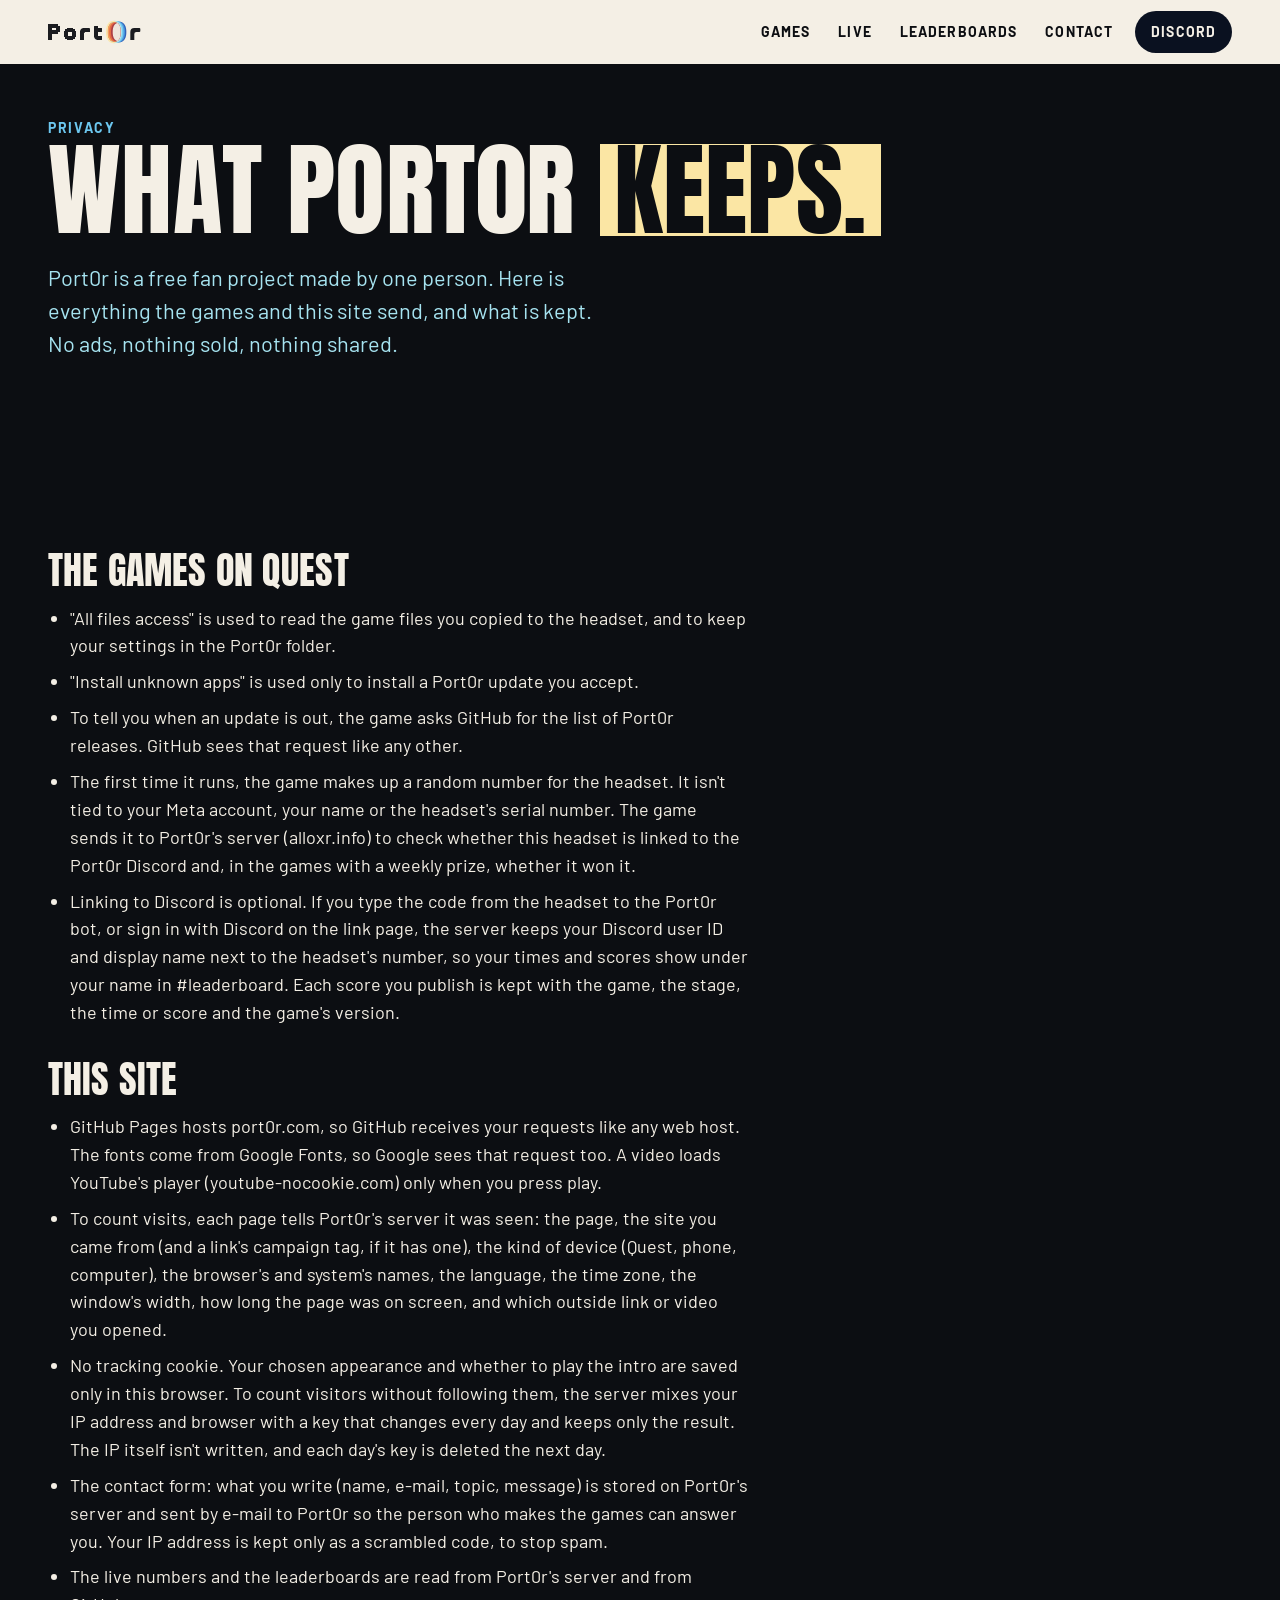
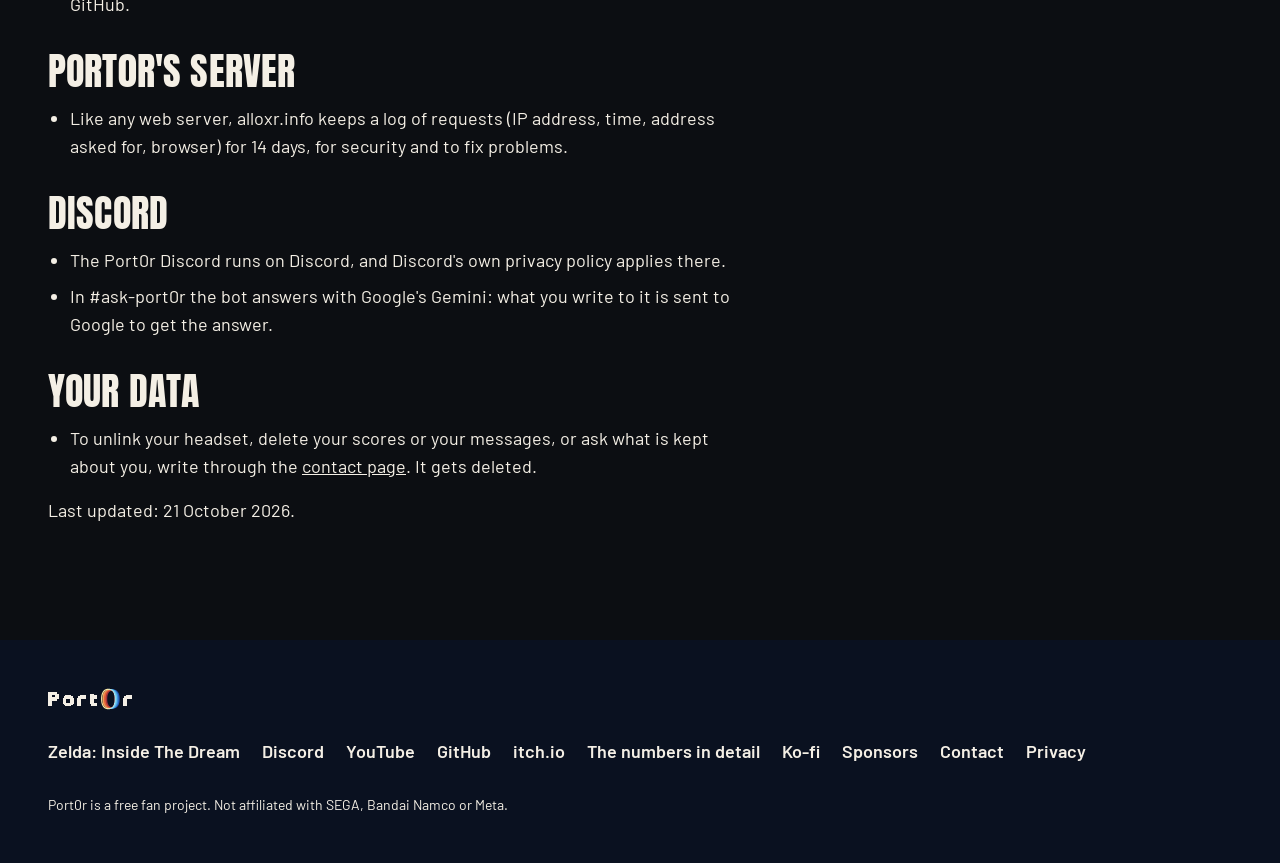
<file: privacy/index.html>
<!doctype html>
<html lang="en">
<head>
<meta charset="utf-8">
<meta name="viewport" content="width=device-width, initial-scale=1, viewport-fit=cover">
<title>Privacy · Port0r</title>
<meta name="description" content="What the Port0r games and port0r.com send, and what is kept.">
<meta property="og:title" content="Privacy · Port0r">
<meta property="og:description" content="What the Port0r games and port0r.com send, and what is kept.">
<meta property="og:image" content="https://port0r.com/assets/og.jpg">
<meta property="og:url" content="https://port0r.com/privacy/">
<meta name="twitter:card" content="summary_large_image">
<meta name="theme-color" content="#f4efe5">
<link rel="canonical" href="https://port0r.com/privacy/">
<link rel="icon" href="../assets/port0r-icon.svg">
<link rel="preconnect" href="https://fonts.googleapis.com">
<link rel="preconnect" href="https://fonts.gstatic.com" crossorigin>
<link href="https://fonts.googleapis.com/css2?family=Anton&family=Barlow:ital,wght@0,400;0,500;0,600;0,700;1,600&display=swap" rel="stylesheet">
<script>
try { const theme = localStorage.getItem("port0r-theme") || "light"; if (theme !== "system") document.documentElement.dataset.theme = theme === "dark" ? "dark" : "light"; }
catch (_) { document.documentElement.dataset.theme = "light"; }
</script>
<link rel="stylesheet" href="../site.css?v=20261030-softveil">
</head>
<body>
<a class="skip" href="#content">Skip to the content</a>
<header class="top solid" id="top">
  <div class="wrap">
    <a class="mark" href="../" aria-label="Port0r, home"><img class="on-light" src="../assets/port0r-wordmark-light.svg" alt="Port0r" width="116" height="24"><img class="on-dark" src="../assets/port0r-wordmark.svg" alt="" width="116" height="24"></a>
    <nav aria-label="Sections">
      <a href="../#games">Games</a>
      <a class="opt" href="../#live">Live</a>
      <a class="opt" href="../leaderboard.html">Leaderboards</a>
      <a href="../contact/">Contact</a>
      <a class="btn sm" href="https://discord.gg/XMk7GgapuN">Discord</a>
    </nav>
  </div>
</header>

<main id="content">
<section class="page-head">
  <div class="wrap">
    <p class="kicker">Privacy</p>
    <h1>What Port0r <span class="hl">keeps.</span></h1>
    <p class="lead">Port0r is a free fan project made by one person. Here is everything the games and this site send, and what is kept. No ads, nothing sold, nothing shared.</p>
  </div>
</section>

<section class="band">
  <div class="wrap"><div class="prose">
    <h3>The games on Quest</h3>
    <ul>
      <li>"All files access" is used to read the game files you copied to the headset, and to keep your settings in the Port0r folder.</li>
      <li>"Install unknown apps" is used only to install a Port0r update you accept.</li>
      <li>To tell you when an update is out, the game asks GitHub for the list of Port0r releases. GitHub sees that request like any other.</li>
      <li>The first time it runs, the game makes up a random number for the headset. It isn't tied to your Meta account, your name or the headset's serial number. The game sends it to Port0r's server (alloxr.info) to check whether this headset is linked to the Port0r Discord and, in the games with a weekly prize, whether it won it.</li>
      <li>Linking to Discord is optional. If you type the code from the headset to the Port0r bot, or sign in with Discord on the link page, the server keeps your Discord user ID and display name next to the headset's number, so your times and scores show under your name in #leaderboard. Each score you publish is kept with the game, the stage, the time or score and the game's version.</li>
    </ul>

    <h3>This site</h3>
    <ul>
      <li>GitHub Pages hosts port0r.com, so GitHub receives your requests like any web host. The fonts come from Google Fonts, so Google sees that request too. A video loads YouTube's player (youtube-nocookie.com) only when you press play.</li>
      <li>To count visits, each page tells Port0r's server it was seen: the page, the site you came from (and a link's campaign tag, if it has one), the kind of device (Quest, phone, computer), the browser's and system's names, the language, the time zone, the window's width, how long the page was on screen, and which outside link or video you opened.</li>
      <li>No tracking cookie. Your chosen appearance and whether to play the intro are saved only in this browser. To count visitors without following them, the server mixes your IP address and browser with a key that changes every day and keeps only the result. The IP itself isn't written, and each day's key is deleted the next day.</li>
      <li>The contact form: what you write (name, e-mail, topic, message) is stored on Port0r's server and sent by e-mail to Port0r so the person who makes the games can answer you. Your IP address is kept only as a scrambled code, to stop spam.</li>
      <li>The live numbers and the leaderboards are read from Port0r's server and from GitHub.</li>
    </ul>

    <h3>Port0r's server</h3>
    <ul>
      <li>Like any web server, alloxr.info keeps a log of requests (IP address, time, address asked for, browser) for 14 days, for security and to fix problems.</li>
    </ul>

    <h3>Discord</h3>
    <ul>
      <li>The Port0r Discord runs on Discord, and Discord's own privacy policy applies there.</li>
      <li>In #ask-port0r the bot answers with Google's Gemini: what you write to it is sent to Google to get the answer.</li>
    </ul>

    <h3>Your data</h3>
    <ul>
      <li>To unlink your headset, delete your scores or your messages, or ask what is kept about you, write through the <a href="../contact/">contact page</a>. It gets deleted.</li>
    </ul>
    <p>Last updated: 21 October 2026.</p>
  </div></div>
</section>
</main>

<footer class="foot">
  <div class="wrap">
    <img src="../assets/port0r-wordmark.svg" alt="Port0r" width="116" height="24">
    <nav aria-label="Elsewhere">
      <a href="/zelda-inside-the-dream/">Zelda: Inside The Dream</a>
      <a href="https://discord.gg/XMk7GgapuN">Discord</a>
      <a href="https://www.youtube.com/@jacquesdupontd">YouTube</a>
      <a href="https://github.com/jacquesdupontd/port0r">GitHub</a>
      <a href="https://port0r.itch.io/">itch.io</a>
      <a href="../stats/">The numbers in detail</a>
      <a href="https://ko-fi.com/port0r">Ko-fi</a>
      <a href="https://github.com/sponsors/jacquesdupontd">Sponsors</a>
      <a href="../contact/">Contact</a>
      <a href="./" aria-current="page">Privacy</a>
    </nav>
    <p class="legal">Port0r is a free fan project. Not affiliated with SEGA, Bandai Namco or Meta.</p>
  </div>
</footer>
<script src="../site.js?v=20261030-eightcolors-v2" defer></script>
<script src="../hit.js?v=20261021a" defer></script>
</body>
</html>
</file>
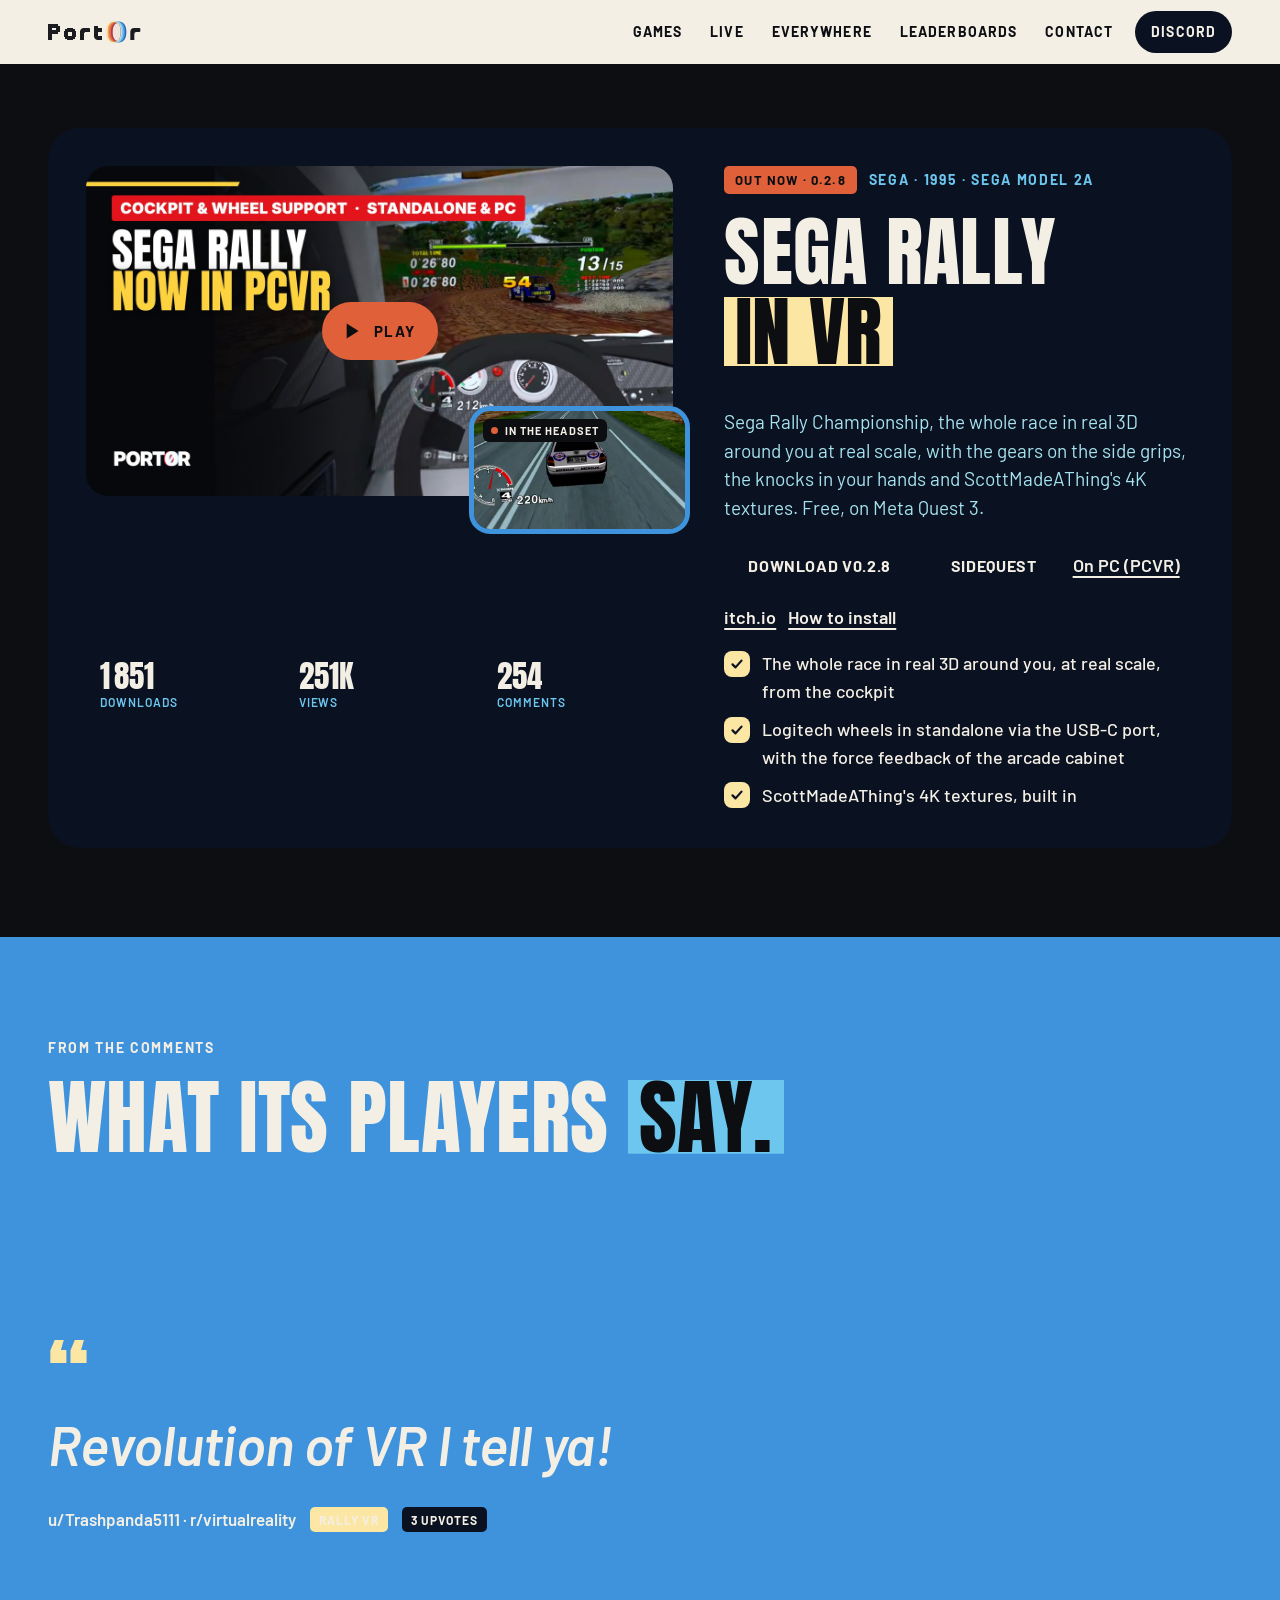
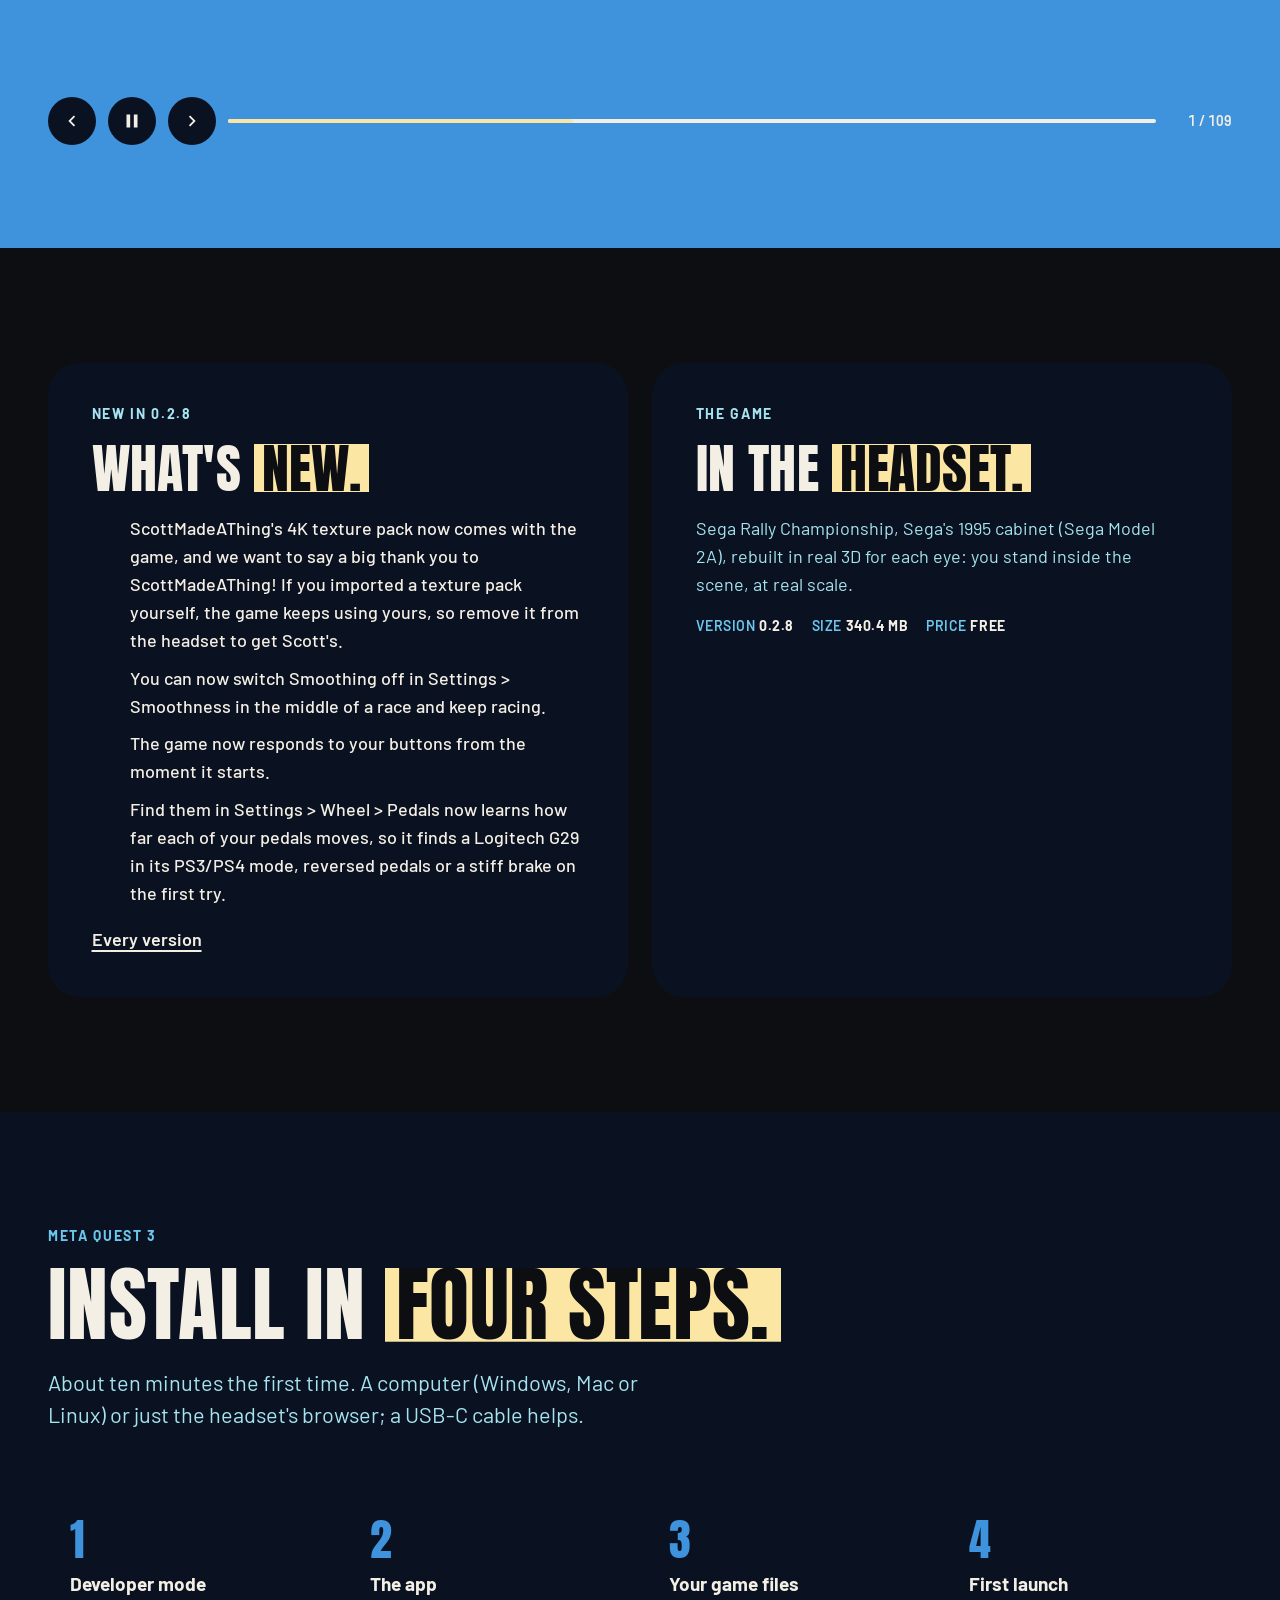
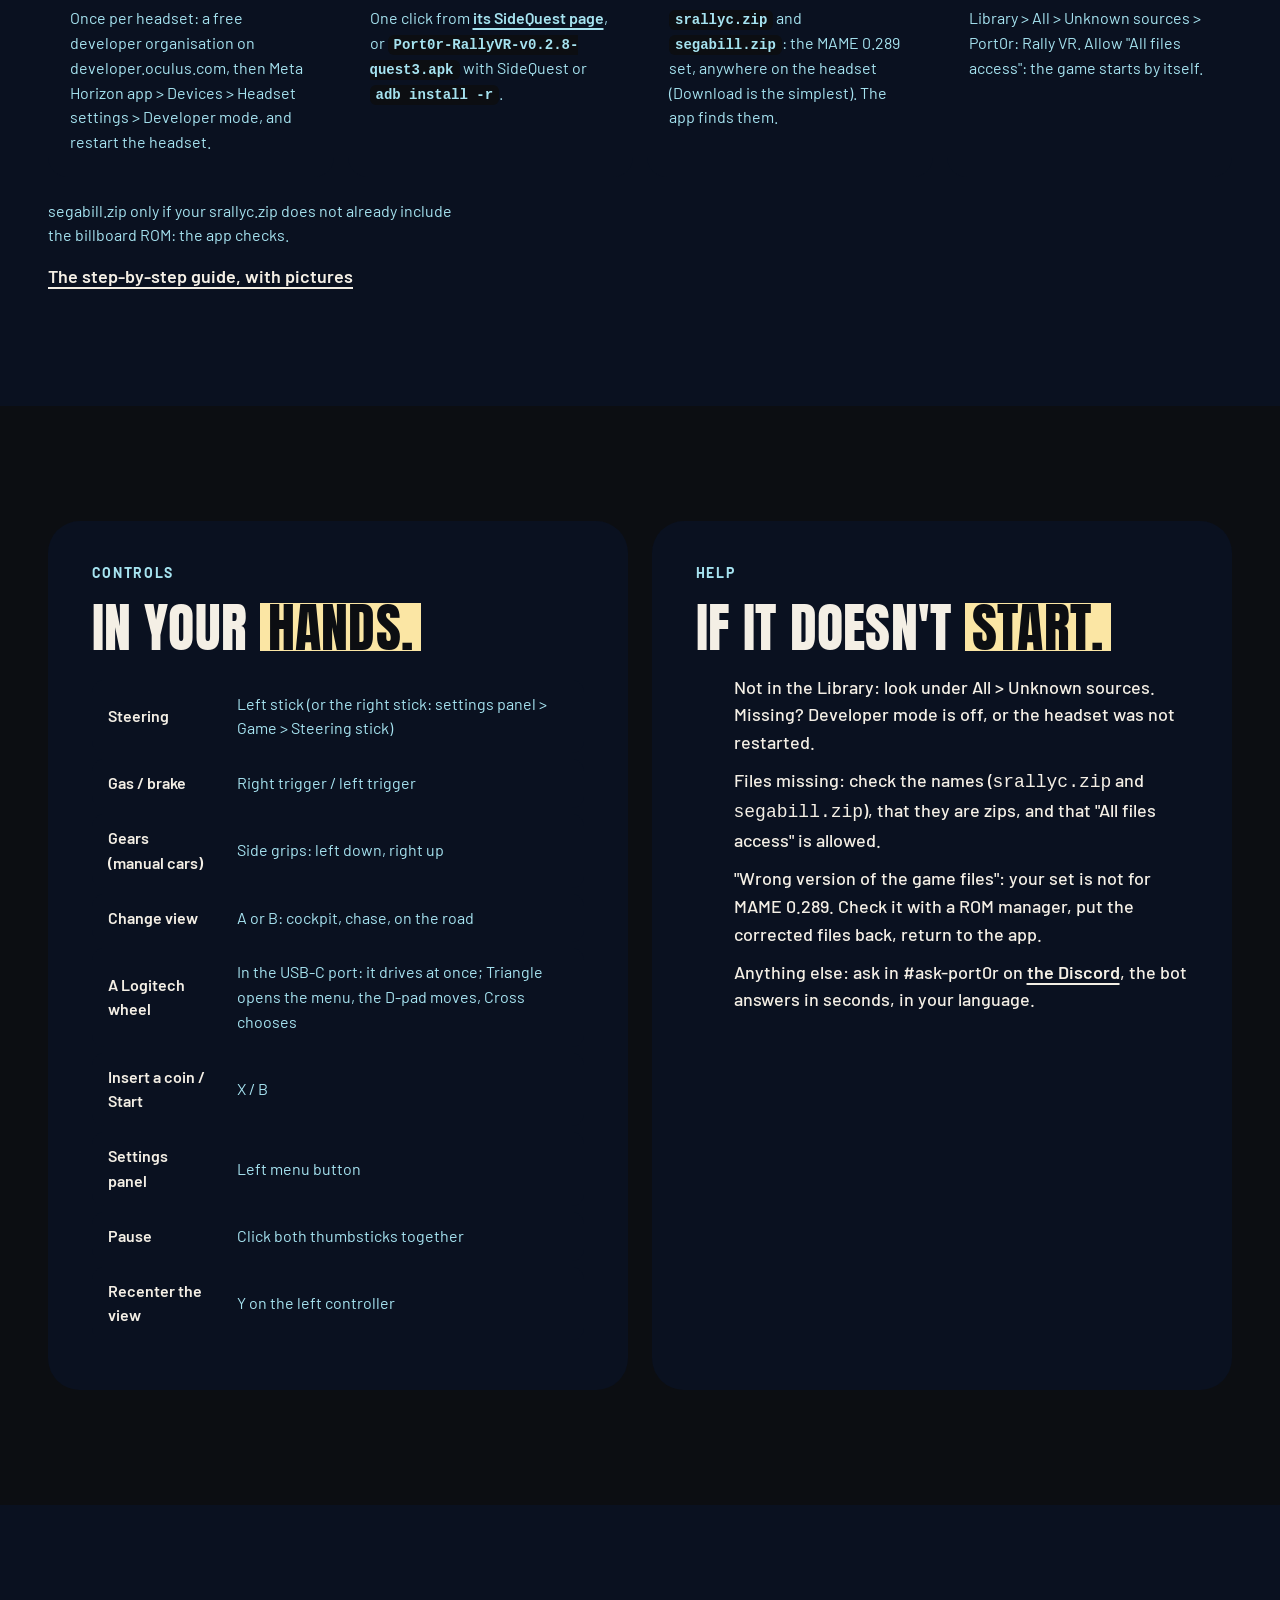
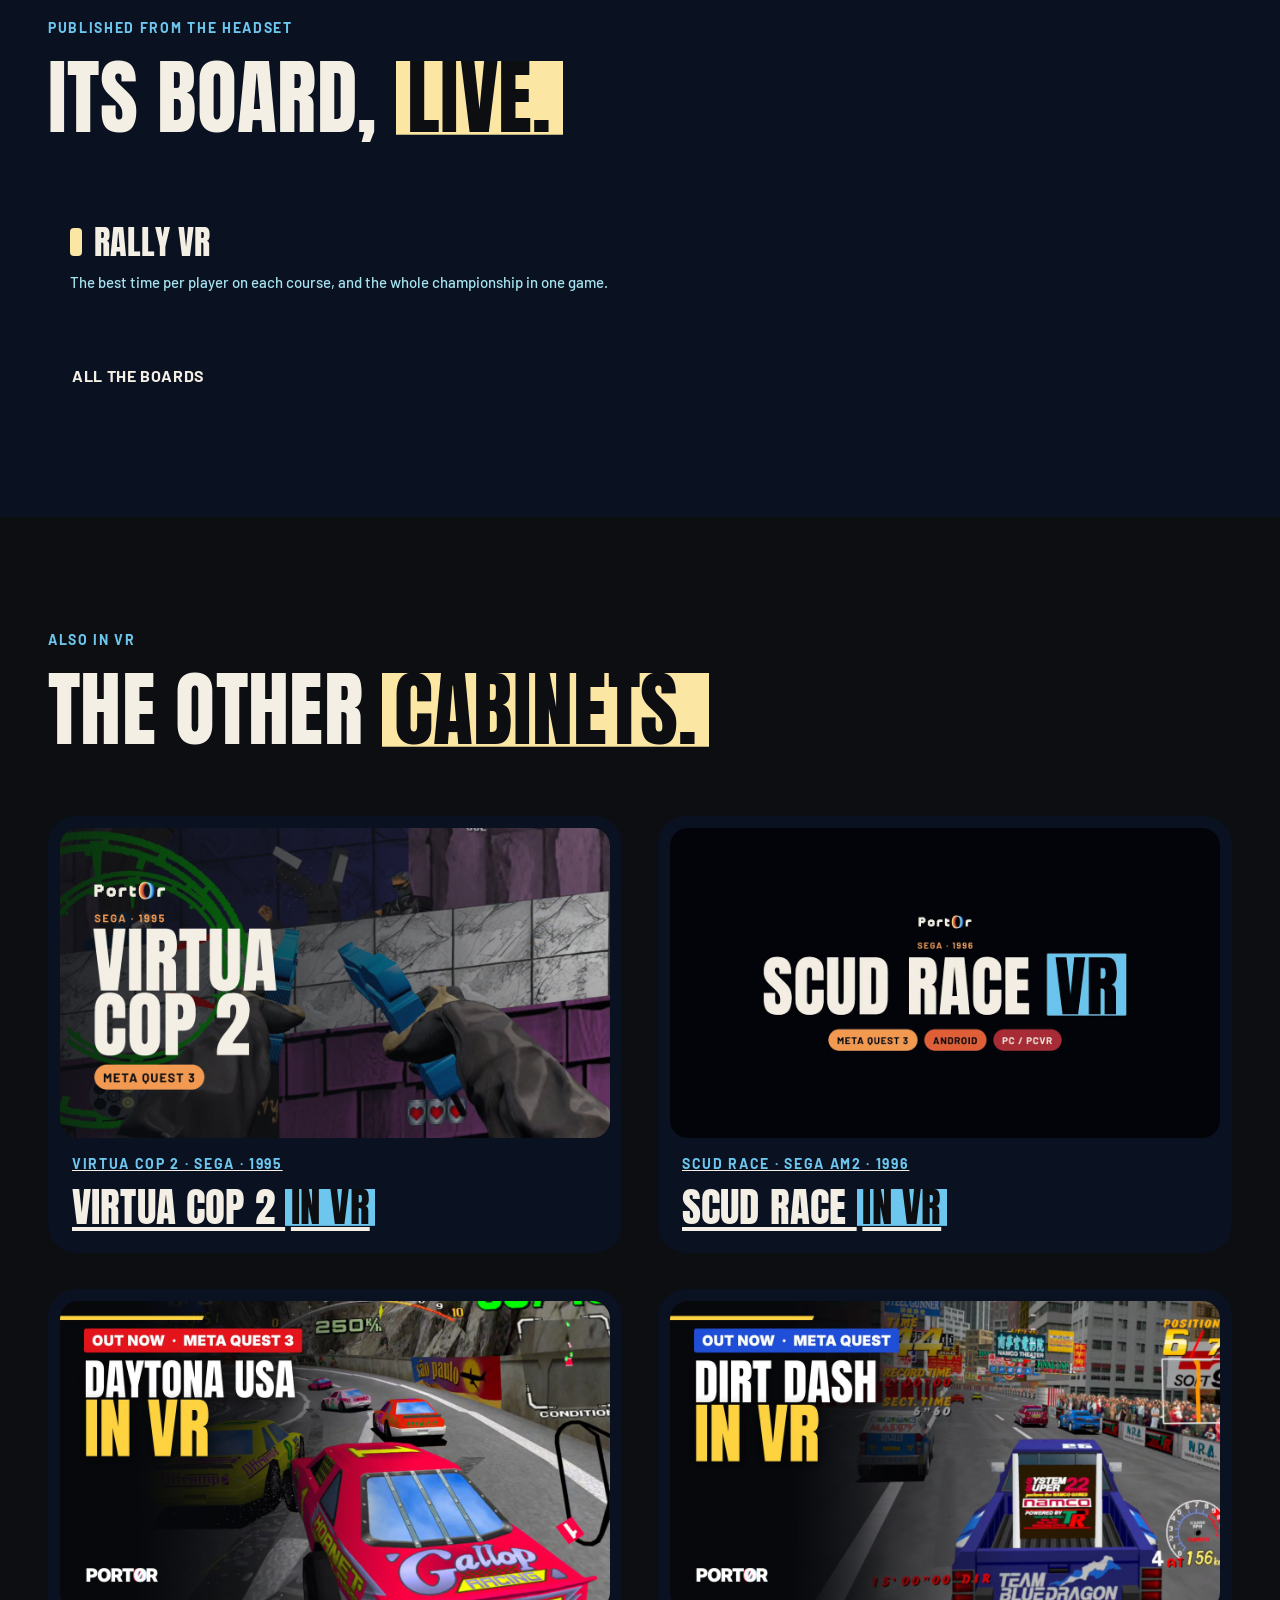
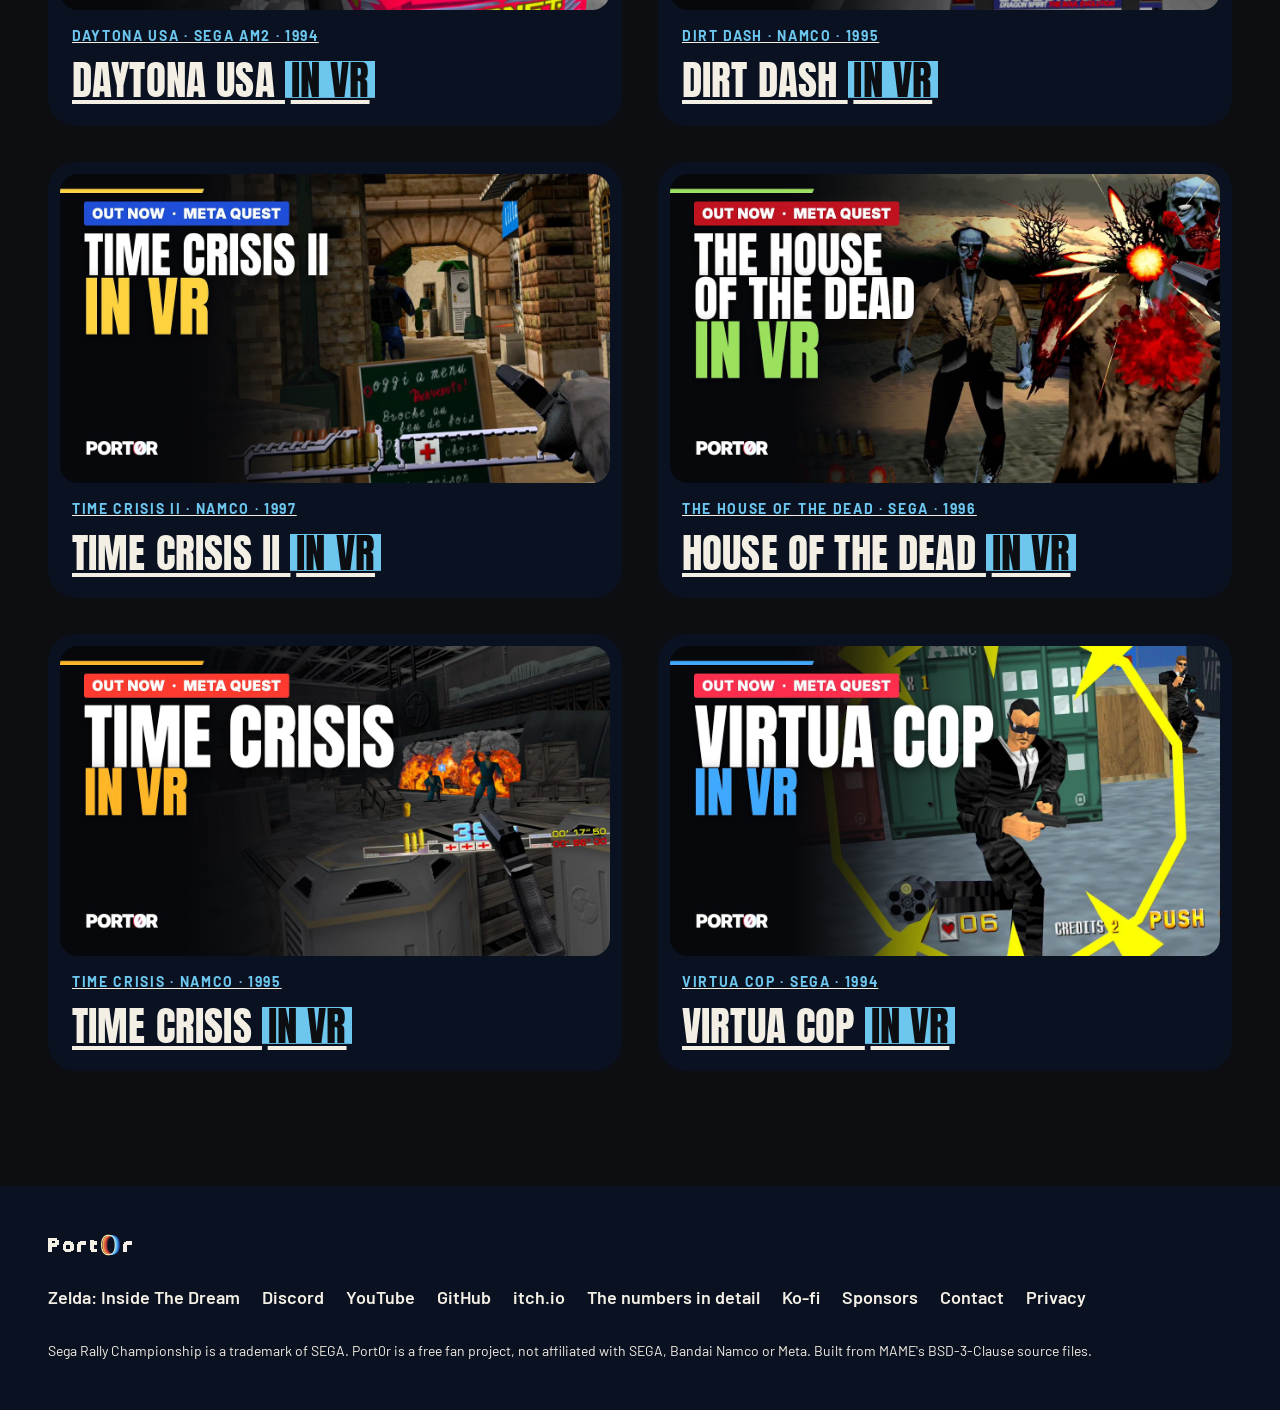
<file: rally-vr/index.html>
<!doctype html>
<html lang="en">
<head>
<meta charset="utf-8">
<meta name="viewport" content="width=device-width, initial-scale=1, viewport-fit=cover">
<title>Port0r: Rally VR: Sega Rally Championship in real 3D VR on Meta Quest 3</title>
<meta name="description" content="Sega Rally Championship, the whole race in real 3D around you at real scale, with the gears on the side grips, the knocks in your hands and ScottMadeAThing&#x27;s 4K textures. Free, on Meta Quest 3. Version 0.2.8.">
<meta property="og:title" content="Port0r: Rally VR: Sega Rally Championship in real 3D VR">
<meta property="og:description" content="Sega Rally Championship, the whole race in real 3D around you at real scale, with the gears on the side grips, the knocks in your hands and ScottMadeAThing&#x27;s 4K textures.">
<meta property="og:image" content="https://port0r.com/assets/yt/_Nm22_u1s7Y.jpg">
<meta property="og:url" content="https://port0r.com/rally-vr/">
<meta name="twitter:card" content="summary_large_image">
<meta name="theme-color" content="#f4efe5">
<link rel="icon" href="../assets/port0r-icon.svg">
<link rel="preconnect" href="https://fonts.googleapis.com">
<link rel="preconnect" href="https://fonts.gstatic.com" crossorigin>
<link href="https://fonts.googleapis.com/css2?family=Anton&family=Barlow:ital,wght@0,400;0,500;0,600;0,700;1,600&display=swap" rel="stylesheet">
<script>
try { const theme = localStorage.getItem("port0r-theme") || "light"; if (theme !== "system") document.documentElement.dataset.theme = theme === "dark" ? "dark" : "light"; }
catch (_) { document.documentElement.dataset.theme = "light"; }
</script>
<link rel="stylesheet" href="../site.css?v=20261030-softveil">
<script type="application/ld+json">
{"@context": "https://schema.org", "@type": "SoftwareApplication", "name": "Port0r: Rally VR", "operatingSystem": "Meta Quest (Android)",
 "applicationCategory": "GameApplication", "softwareVersion": "0.2.8", "offers": {"@type": "Offer", "price": "0", "priceCurrency": "EUR"},
 "downloadUrl": "https://github.com/jacquesdupontd/port0r/releases/tag/v0.2.8", "url": "https://port0r.com/rally-vr/"}
</script>
</head>
<body data-game="rally">
<a class="skip" href="#content">Skip to the content</a>
<header class="top solid" id="top">
  <div class="wrap">
    <a class="mark" href="../" aria-label="Port0r, home"><img class="on-light" src="../assets/port0r-wordmark-light.svg" alt="Port0r" width="116" height="24"><img class="on-dark" src="../assets/port0r-wordmark.svg" alt="" width="116" height="24"></a>
    <nav aria-label="Sections">
      <a href="../#games">Games</a>
      <a href="../#live">Live</a>
      <a class="opt" href="../#everywhere">Everywhere</a>
      <a class="opt" href="../leaderboard.html">Leaderboards</a>
      <a class="opt" href="../contact/">Contact</a>
      <a class="btn sm" href="https://discord.gg/XMk7GgapuN">Discord</a>
    </nav>
  </div>
</header>

<main id="content">
<section class="page-head" style="padding-bottom:0">
  <div class="wrap">
    <article class="game" data-game="rally" style="margin-top:8px">
      <div class="stage">
        <button class="yt" type="button" data-id="_Nm22_u1s7Y" aria-label="Play the Rally VR video"><img src="../assets/yt/_Nm22_u1s7Y.jpg" alt="Rally VR: the mountain stage, behind the Lancia"><span class="play"><svg viewBox="0 0 24 24" aria-hidden="true"><path fill="currentColor" d="M8 5v14l11-7z"/></svg>Play</span><span class="views" data-views="_Nm22_u1s7Y"></span></button>
        <figure class="pip"><video class="clip" muted loop playsinline preload="none" poster="../assets/clip-rally.jpg" data-src="../assets/clip-rally.mp4" aria-label="Rally VR, recorded in the headset: the mountain stage, behind the Lancia"></video><figcaption class="tag"><span class="dot" aria-hidden="true"></span>In the headset</figcaption></figure>
      </div>
      <div class="extra">
        <div class="nums" data-g="rally">
          <div><b data-k="downloads">&nbsp;</b><small>Downloads</small></div>
          <div><b data-k="views">&nbsp;</b><small>Views</small></div>
          <div><b data-k="comments">&nbsp;</b><small>Comments</small></div>
        </div>
      </div>
      <div class="info">
        <div class="meta"><span class="chip">Out now · 0.2.8</span><span class="kicker">Sega · 1995 · Sega Model 2A</span></div>
        <h1 class="gt">Sega Rally <span class="hl">in VR</span></h1>
        <p class="lead gl">Sega Rally Championship, the whole race in real 3D around you at real scale, with the gears on the side grips, the knocks in your hands and ScottMadeAThing&#x27;s 4K textures. Free, on Meta Quest 3.</p>
        <ul class="feat"><li>The whole race in real 3D around you, at real scale, from the cockpit</li><li>Logitech wheels in standalone via the USB-C port, with the force feedback of the arcade cabinet</li><li>ScottMadeAThing&#x27;s 4K textures, built in</li></ul>
        <div class="row">
          <a class="btn" href="https://github.com/jacquesdupontd/port0r/releases/tag/v0.2.8">Download v0.2.8</a>
          <a class="btn soft" href="https://sidequestvr.com/app/62980">SideQuest</a>
          <a class="link" href="https://github.com/jacquesdupontd/port0r/releases/tag/pc-v0.1.7">On PC (PCVR)</a>
          <a class="link" href="https://port0r.itch.io/rally-vr">itch.io</a>
          <a class="link" href="#install">How to install</a>
        </div>
      </div>
    </article>
  </div>
</section>

<section class="voices" id="players" aria-labelledby="voices-title" style="margin-top:clamp(56px,7vw,96px)">
  <div class="wrap">
    <header class="head">
      <p class="kicker">From the comments</p>
      <h2 class="converge" id="voices-title">What its players <span class="hl" style="--c:var(--cyan);--on:#0c0e12">say.</span></h2>
    </header>
    <figure class="quote" id="quote" data-only="rally" aria-live="polite">
      <blockquote id="q-text">&nbsp;</blockquote>
      <figcaption class="who" id="q-who"></figcaption>
    </figure>
    <div class="qbar">
      <button type="button" id="q-prev" aria-label="Previous comment"><svg viewBox="0 0 24 24" aria-hidden="true"><path fill="currentColor" d="M15.4 7.4 14 6l-6 6 6 6 1.4-1.4-4.6-4.6z"/></svg></button>
      <button type="button" id="q-pause" aria-label="Pause"><svg viewBox="0 0 24 24" aria-hidden="true"><path fill="currentColor" d="M6 19h4V5H6v14zm8-14v14h4V5h-4z"/></svg></button>
      <button type="button" id="q-next" aria-label="Next comment"><svg viewBox="0 0 24 24" aria-hidden="true"><path fill="currentColor" d="M10 6 8.6 7.4l4.6 4.6-4.6 4.6L10 18l6-6z"/></svg></button>
      <span class="track" aria-hidden="true"><i id="q-track"></i></span>
      <span class="count" id="q-count"></span>
    </div>
  </div>
</section>

<section class="band">
  <div class="wrap duo">
    <div class="panel give">
      <p class="kicker">New in 0.2.8</p>
      <h3>What's <span class="hl">new.</span></h3>
      <ul class="feat"><li>ScottMadeAThing&#x27;s 4K texture pack now comes with the game, and we want to say a big thank you to ScottMadeAThing! If you imported a texture pack yourself, the game keeps using yours, so remove it from the headset to get Scott&#x27;s.</li><li>You can now switch Smoothing off in Settings &gt; Smoothness in the middle of a race and keep racing.</li><li>The game now responds to your buttons from the moment it starts.</li><li>Find them in Settings &gt; Wheel &gt; Pedals now learns how far each of your pedals moves, so it finds a Logitech G29 in its PS3/PS4 mode, reversed pedals or a stiff brake on the first try.</li></ul>
      <a class="link" href="https://github.com/jacquesdupontd/port0r/blob/main/CHANGELOG.md">Every version</a>
    </div>
    <div class="panel give">
      <p class="kicker">The game</p>
      <h3>In the <span class="hl">headset.</span></h3>
      <p>Sega Rally Championship, Sega's 1995 cabinet (Sega Model 2A), rebuilt in real 3D for each eye: you stand inside the scene, at real scale.</p>
      <p class="spec" style="display:flex;flex-wrap:wrap;gap:6px 18px;font:600 14px/1.3 var(--text);letter-spacing:.04em;text-transform:uppercase;color:var(--ink-3)"><span>Version <b style="color:var(--ink)">0.2.8</b></span><span>Size <b style="color:var(--ink)">340.4 MB</b></span><span>Price <b style="color:var(--ink)">free</b></span></p>
    </div>
  </div>
</section>

<section class="band alt" id="install">
  <div class="wrap">
    <header class="head">
      <p class="kicker">Meta Quest 3</p>
      <h2 class="converge">Install in <span class="hl">four steps.</span></h2>
      <p class="lead">About ten minutes the first time. A computer (Windows, Mac or Linux) or just the headset's browser; a USB-C cable helps.</p>
    </header>
    <ol class="steps" style="grid-template-columns:repeat(auto-fit,minmax(min(100%,240px),1fr))">
      <li><b>Developer mode</b><span>Once per headset: a free developer organisation on developer.oculus.com, then Meta Horizon app &gt; Devices &gt; Headset settings &gt; Developer mode, and restart the headset.</span></li>
      <li><b>The app</b><span>One click from <a class="link" href="https://sidequestvr.com/app/62980">its SideQuest page</a>, or <code>Port0r-RallyVR-v0.2.8-quest3.apk</code> with SideQuest or <code>adb install -r</code>.</span></li>
      <li><b>Your game files</b><span><code>srallyc.zip</code> and <code>segabill.zip</code>: the MAME 0.289 set, anywhere on the headset (Download is the simplest). The app finds them.</span></li>
      <li><b>First launch</b><span>Library &gt; All &gt; Unknown sources &gt; Port0r: Rally VR. Allow "All files access": the game starts by itself.</span></li>
    </ol>
    <p class="lead" style="font-size:16px;margin-bottom:16px">segabill.zip only if your srallyc.zip does not already include the billboard ROM: the app checks.</p>
    <a class="link" href="https://github.com/jacquesdupontd/port0r#install-on-meta-quest-time-crisis-vr-cop-vr-and-rally-vr">The step-by-step guide, with pictures</a>
  </div>
</section>

<section class="band">
  <div class="wrap duo">
    <div class="panel give">
      <p class="kicker">Controls</p>
      <h3>In your <span class="hl">hands.</span></h3>
      <table class="ctl"><tbody><tr><td>Steering</td><td>Left stick (or the right stick: settings panel &gt; Game &gt; Steering stick)</td></tr><tr><td>Gas / brake</td><td>Right trigger / left trigger</td></tr><tr><td>Gears (manual cars)</td><td>Side grips: left down, right up</td></tr><tr><td>Change view</td><td>A or B: cockpit, chase, on the road</td></tr><tr><td>A Logitech wheel</td><td>In the USB-C port: it drives at once; Triangle opens the menu, the D-pad moves, Cross chooses</td></tr><tr><td>Insert a coin / Start</td><td>X / B</td></tr><tr><td>Settings panel</td><td>Left menu button</td></tr><tr><td>Pause</td><td>Click both thumbsticks together</td></tr><tr><td>Recenter the view</td><td>Y on the left controller</td></tr></tbody></table>
    </div>
    <div class="panel give">
      <p class="kicker">Help</p>
      <h3>If it doesn't <span class="hl">start.</span></h3>
      <ul class="feat">
        <li>Not in the Library: look under All &gt; Unknown sources. Missing? Developer mode is off, or the headset was not restarted.</li>
        <li>Files missing: check the names (<code>srallyc.zip</code> and <code>segabill.zip</code>), that they are zips, and that "All files access" is allowed.</li>
        <li>"Wrong version of the game files": your set is not for MAME 0.289. Check it with a ROM manager, put the corrected files back, return to the app.</li>
        <li>Anything else: ask in #ask-port0r on <a class="link" href="https://discord.gg/XMk7GgapuN">the Discord</a>, the bot answers in seconds, in your language.</li>
      </ul>
    </div>
  </div>
</section>

<section class="band alt" id="leaderboards">
  <div class="wrap">
    <header class="head">
      <p class="kicker">Published from the headset</p>
      <h2 class="converge">Its board, <span class="hl">live.</span></h2>
    </header>
    <div class="lbs" style="grid-template-columns:1fr">
      <article class="lb" data-game="srallyc" data-top="10"><h3>Rally VR</h3><p class="rule">The best time per player on each course, and the whole championship in one game.</p><div class="tbls" style="display:grid;grid-template-columns:repeat(auto-fit,minmax(min(100%,300px),1fr));gap:12px 20px"></div></article>
    </div>
    <div class="row" style="margin-top:24px"><a class="btn" href="../leaderboard.html#srallyc">All the boards</a></div>
  </div>
</section>

<section class="band">
  <div class="wrap">
    <header class="head"><p class="kicker">Also in VR</p><h2 class="converge">The other <span class="hl">cabinets.</span></h2></header>
    <div class="plats"><a class="plat other" data-game="cop2" href="../cop-2-vr/"><span class="yt" style="cursor:pointer"><img src="../assets/yt/mBV8_gGyiBA.jpg" alt="" loading="lazy"></span><span class="body"><span class="kicker">Virtua Cop 2 · Sega · 1995</span><h3>Virtua Cop 2 <span class="hl">in VR</span></h3></span></a><a class="plat other" data-game="scud" href="../scud-race-vr/"><span class="yt" style="cursor:pointer"><img src="../assets/yt/r90VKyOhWvY.jpg" alt="" loading="lazy"></span><span class="body"><span class="kicker">Scud Race · Sega AM2 · 1996</span><h3>Scud Race <span class="hl">in VR</span></h3></span></a><a class="plat other" data-game="daytona" href="../daytona-usa-vr/"><span class="yt" style="cursor:pointer"><img src="../assets/yt/toPG4va9joY.jpg" alt="" loading="lazy"></span><span class="body"><span class="kicker">Daytona USA · Sega AM2 · 1994</span><h3>Daytona USA <span class="hl">in VR</span></h3></span></a><a class="plat other" data-game="dirtdash" href="../dirt-dash-vr/"><span class="yt" style="cursor:pointer"><img src="../assets/yt/PN8u_SZXYpQ.jpg" alt="" loading="lazy"></span><span class="body"><span class="kicker">Dirt Dash · Namco · 1995</span><h3>Dirt Dash <span class="hl">in VR</span></h3></span></a><a class="plat other" data-game="timecrs2" href="../time-crisis-ii-vr/"><span class="yt" style="cursor:pointer"><img src="../assets/yt/_7ZEGjgzLc4.jpg" alt="" loading="lazy"></span><span class="body"><span class="kicker">Time Crisis II · Namco · 1997</span><h3>Time Crisis II <span class="hl">in VR</span></h3></span></a><a class="plat other" data-game="hotd" href="../house-of-the-dead-vr/"><span class="yt" style="cursor:pointer"><img src="../assets/yt/JEYKmI-9PBE.jpg" alt="" loading="lazy"></span><span class="body"><span class="kicker">The House of the Dead · Sega · 1996</span><h3>House of the Dead <span class="hl">in VR</span></h3></span></a><a class="plat other" data-game="timecris" href="../time-crisis-vr/"><span class="yt" style="cursor:pointer"><img src="../assets/yt/F7Ig3bwq7K8.jpg" alt="" loading="lazy"></span><span class="body"><span class="kicker">Time Crisis · Namco · 1995</span><h3>Time Crisis <span class="hl">in VR</span></h3></span></a><a class="plat other" data-game="cop" href="../cop-vr/"><span class="yt" style="cursor:pointer"><img src="../assets/yt/1qCQorbbdPc.jpg" alt="" loading="lazy"></span><span class="body"><span class="kicker">Virtua Cop · Sega · 1994</span><h3>Virtua Cop <span class="hl">in VR</span></h3></span></a></div>
  </div>
</section>
</main>

<footer class="foot">
  <div class="wrap">
    <img src="../assets/port0r-wordmark.svg" alt="Port0r" width="116" height="24">
    <nav aria-label="Elsewhere">
      <a href="/zelda-inside-the-dream/">Zelda: Inside The Dream</a>
      <a href="https://discord.gg/XMk7GgapuN">Discord</a>
      <a href="https://www.youtube.com/@jacquesdupontd">YouTube</a>
      <a href="https://github.com/jacquesdupontd/port0r">GitHub</a>
      <a href="https://port0r.itch.io/">itch.io</a>
      <a href="../stats/">The numbers in detail</a>
      <a href="https://ko-fi.com/port0r">Ko-fi</a>
      <a href="https://github.com/sponsors/jacquesdupontd">Sponsors</a>
      <a href="../contact/">Contact</a>
      <a href="../privacy/">Privacy</a>
    </nav>
    <p class="legal">Sega Rally Championship is a trademark of SEGA. Port0r is a free fan project, not affiliated with SEGA, Bandai Namco or Meta. Built from MAME's BSD-3-Clause source files.</p>
  </div>
</footer>
<dialog class="watch" id="watch" aria-label="Video"><div class="watch-in"><button type="button" class="watch-x" aria-label="Close" data-close><svg viewBox="0 0 24 24" aria-hidden="true"><path fill="currentColor" d="M19 6.41 17.59 5 12 10.59 6.41 5 5 6.41 10.59 12 5 17.59 6.41 19 12 13.41 17.59 19 19 17.59 13.41 12z"/></svg></button><div class="watch-frame"></div></div></dialog>
<script src="../site.js?v=20261030-eightcolors-v2" defer></script>
<script src="../hit.js?v=20261021a" defer></script>
</body>
</html>
</file>
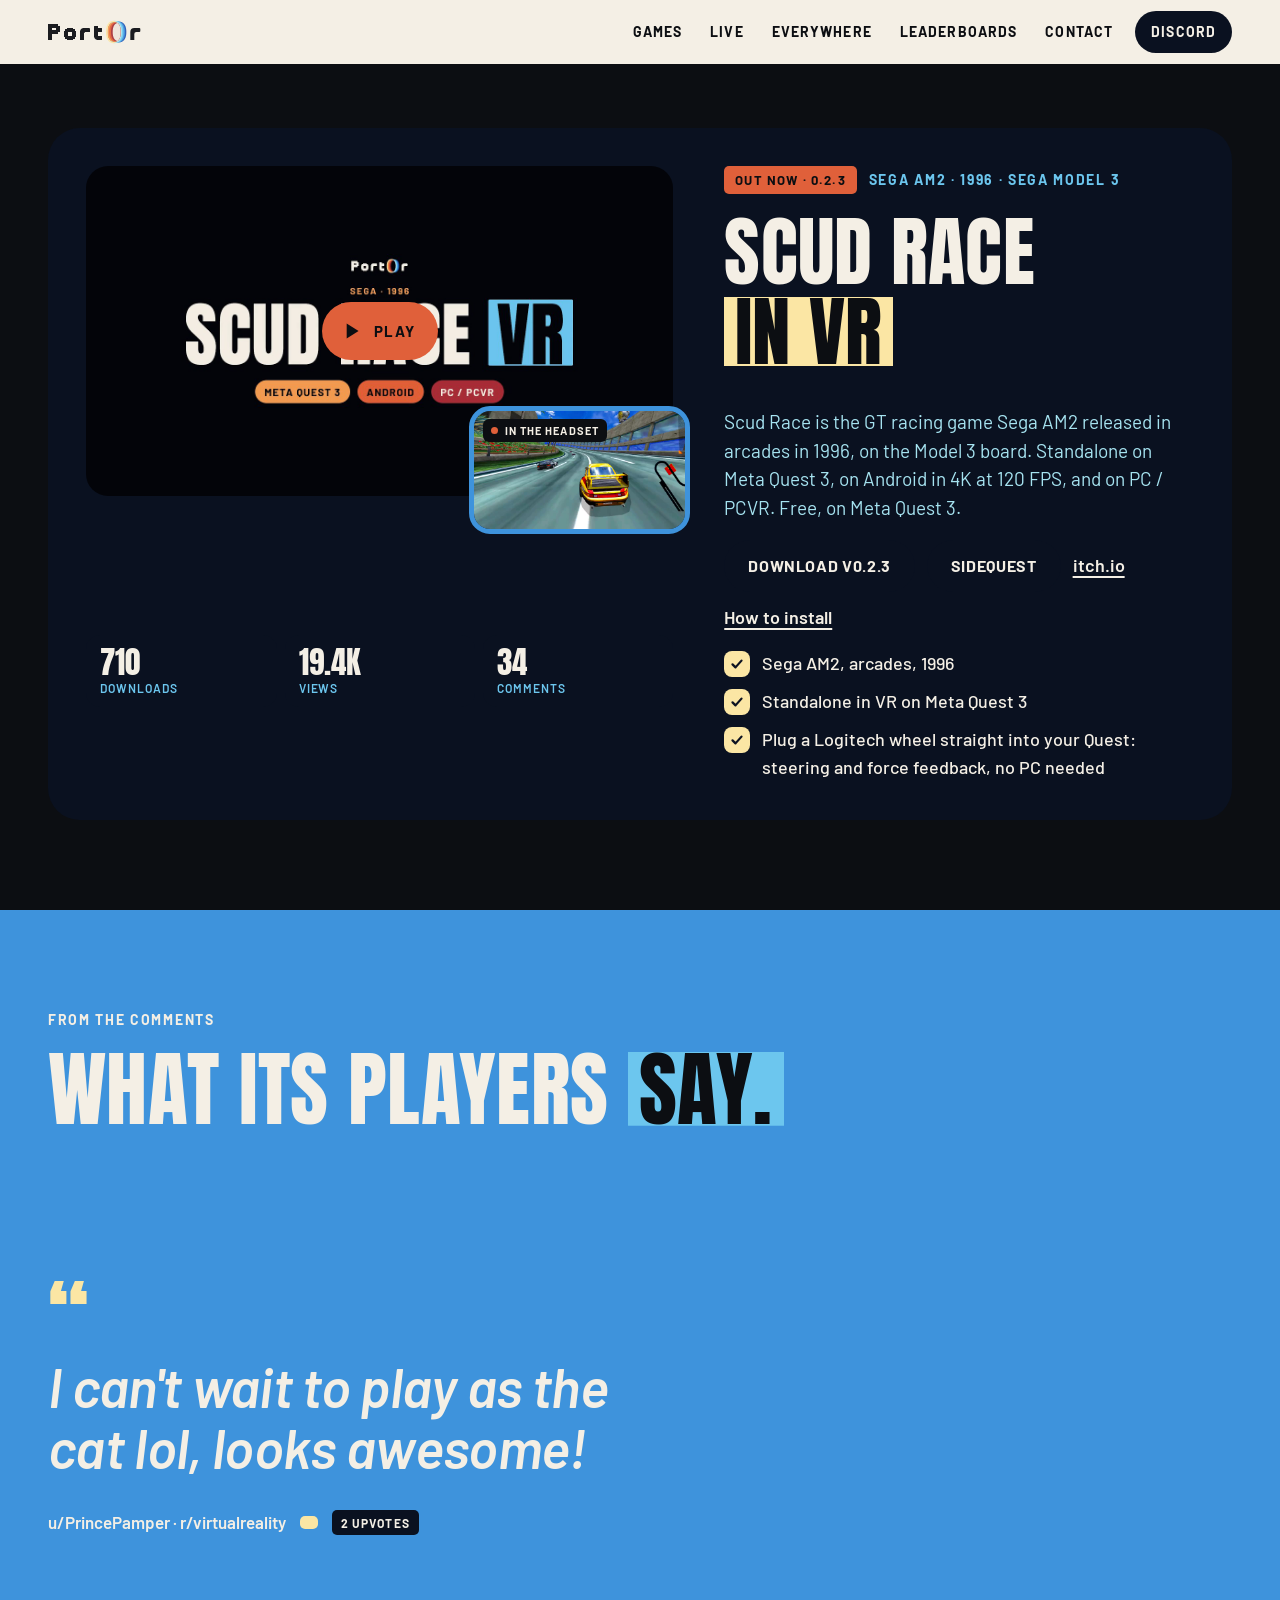
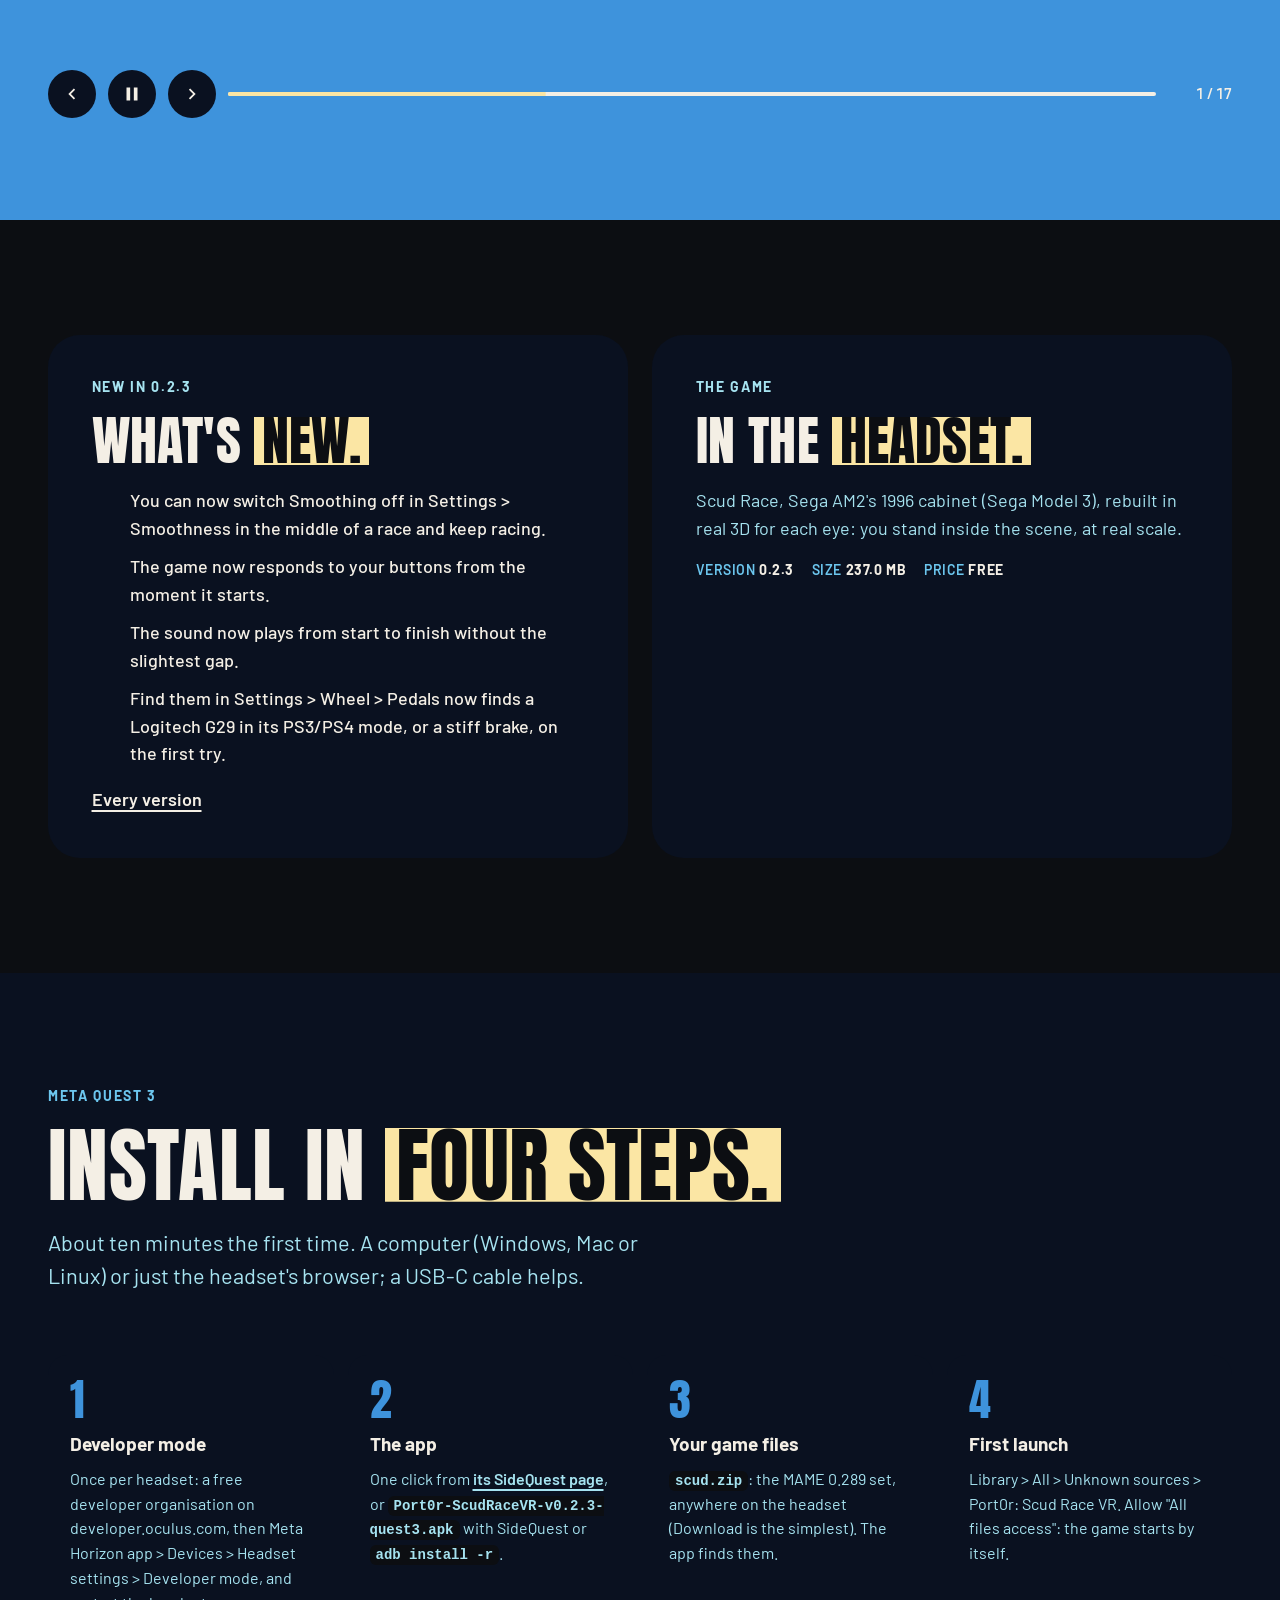
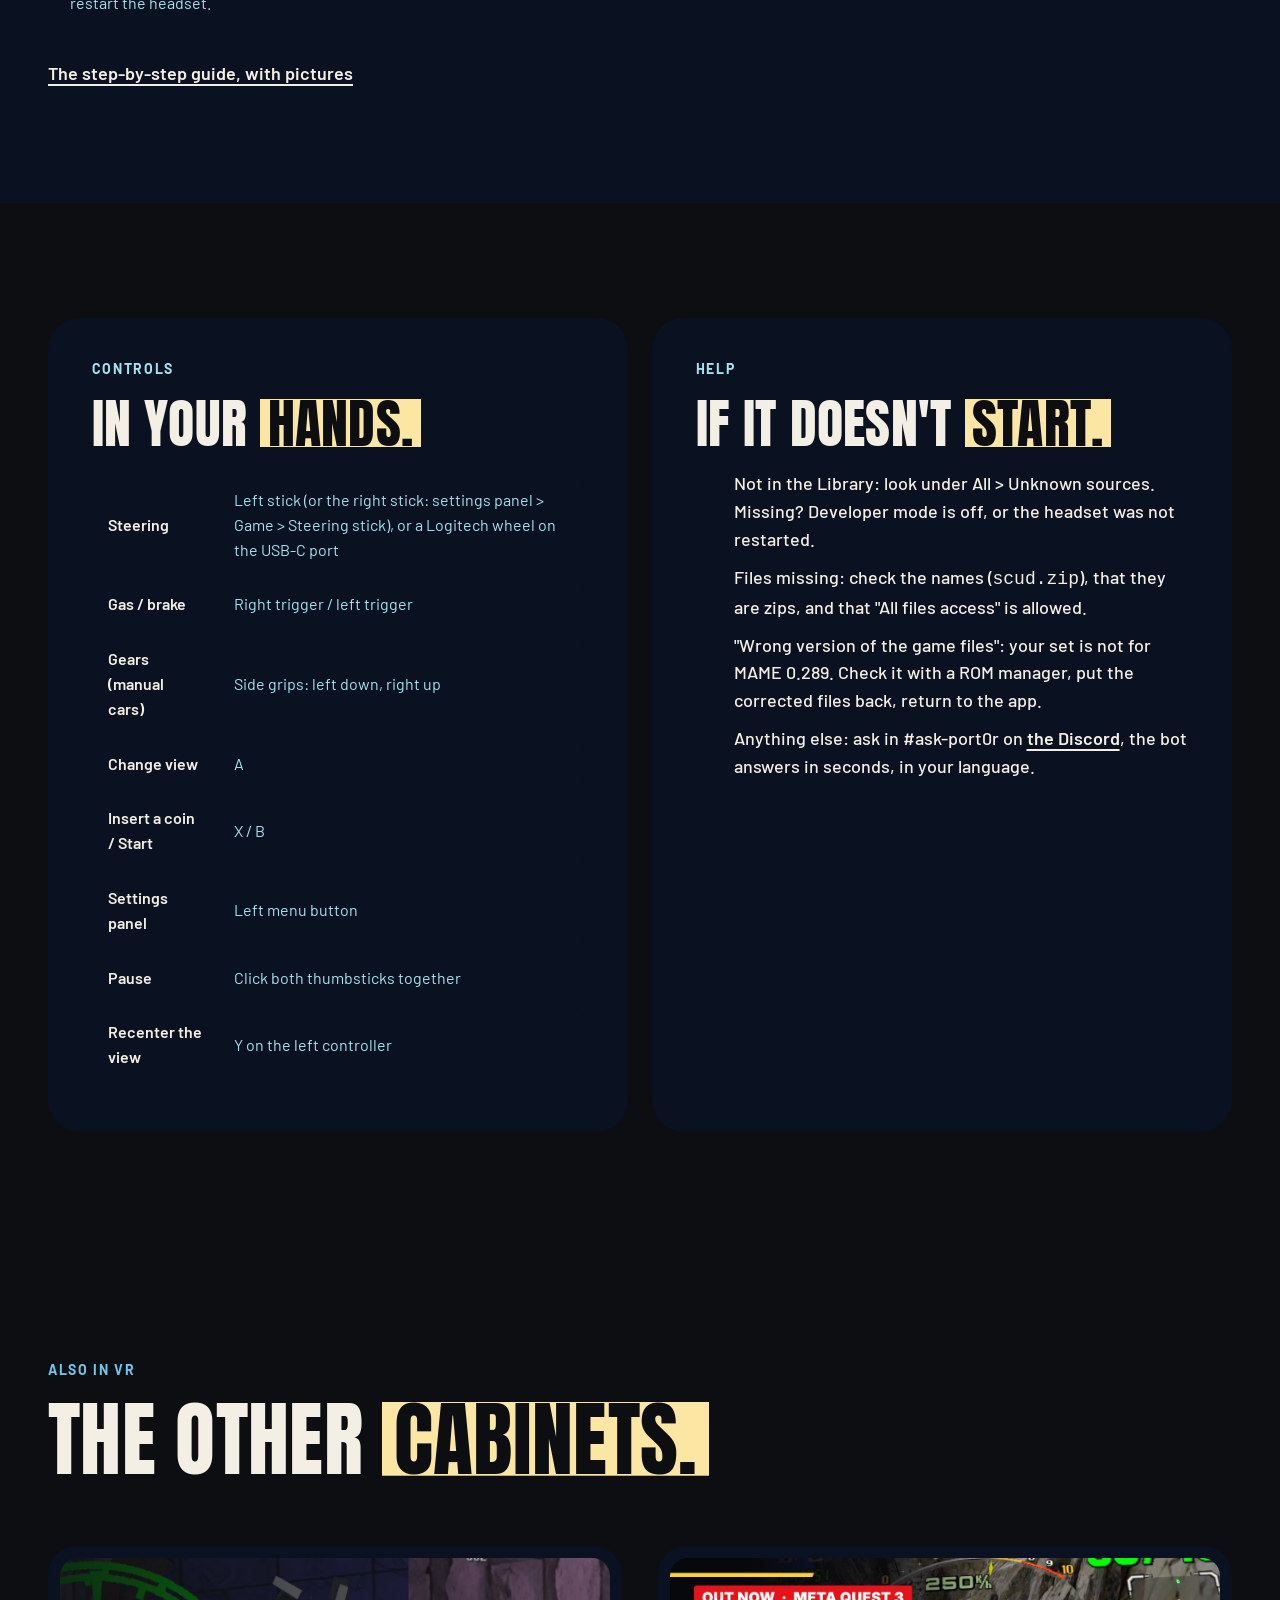
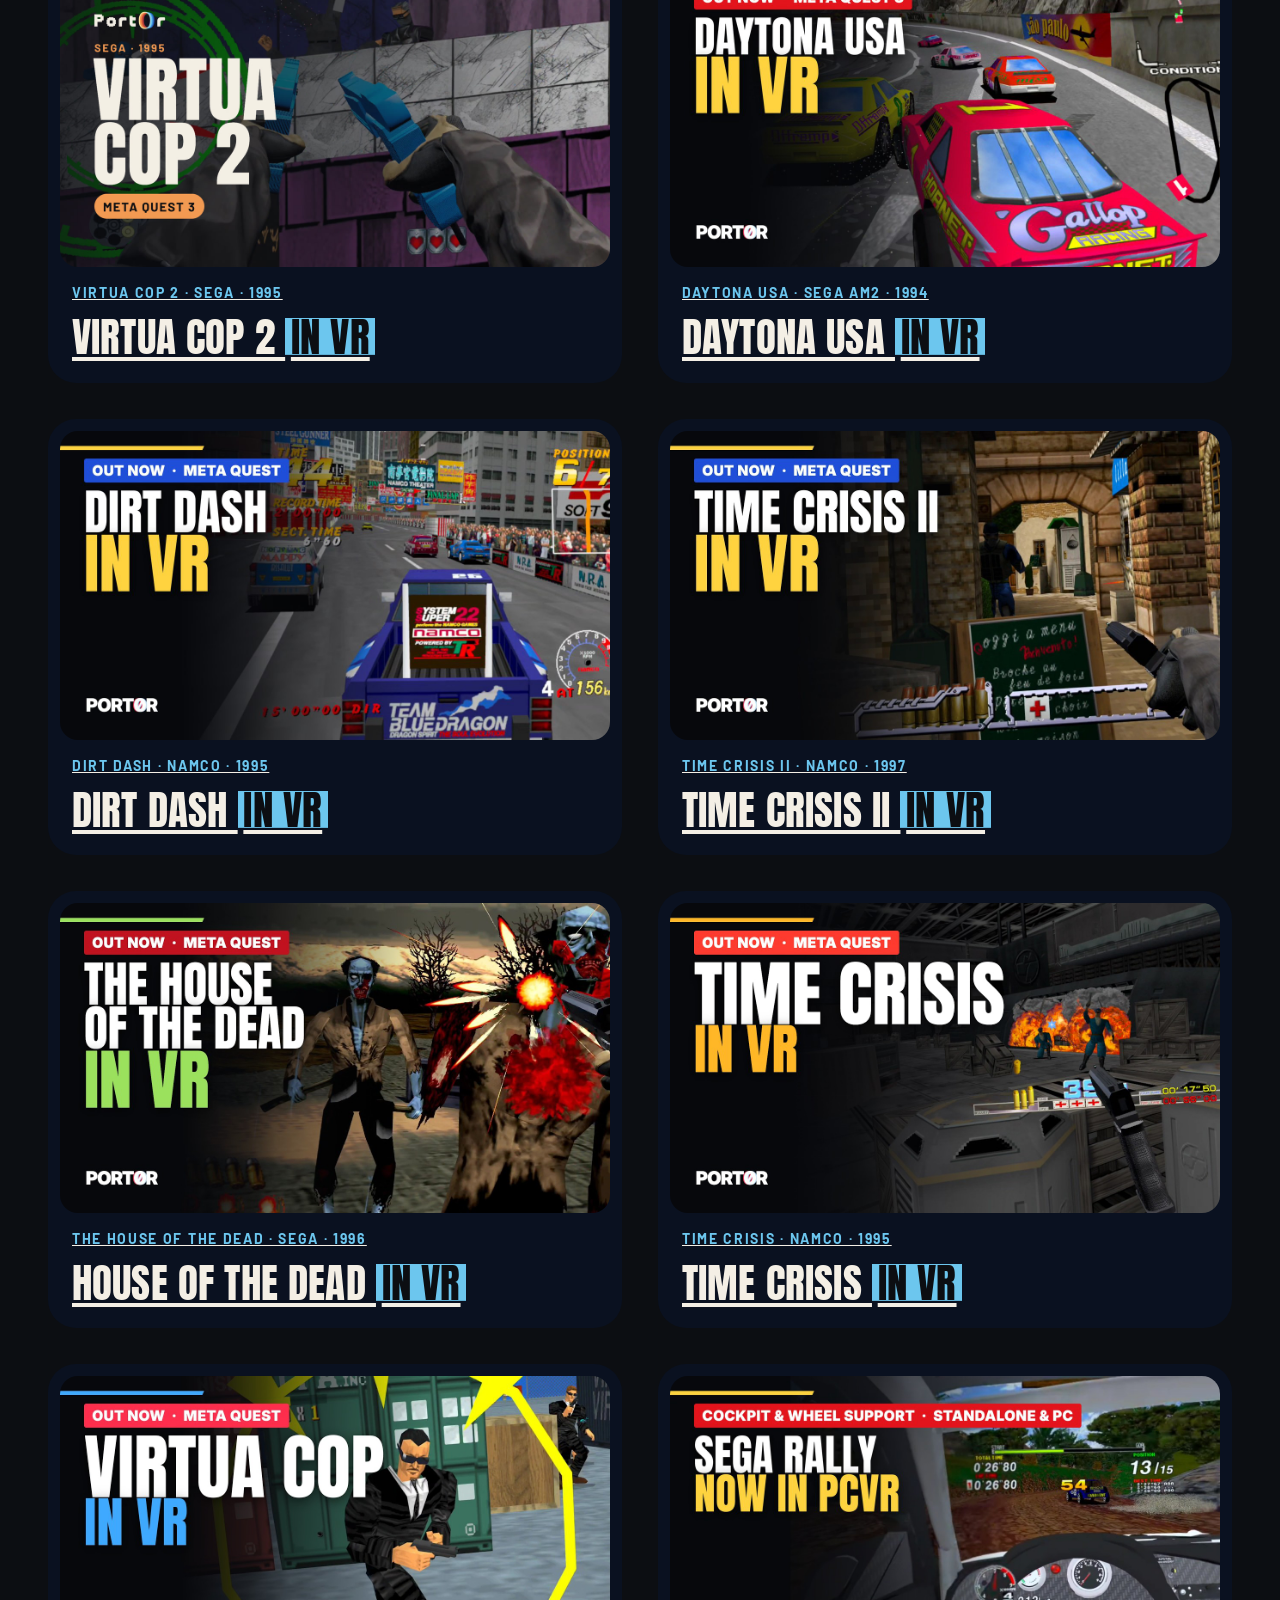
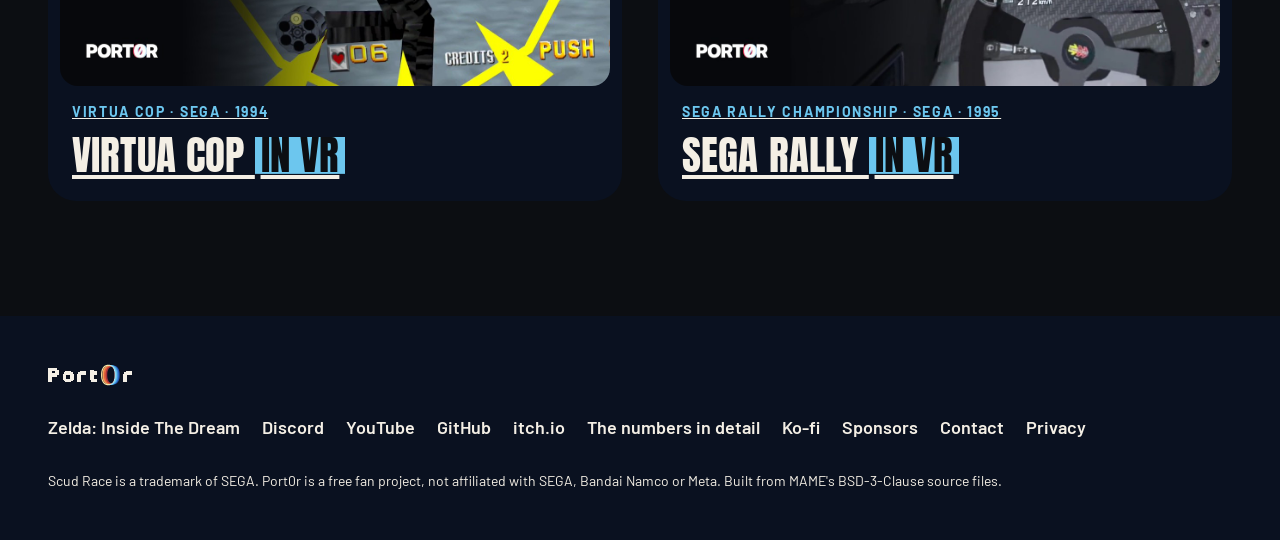
<file: scud-race-vr/index.html>
<!doctype html>
<html lang="en">
<head>
<meta charset="utf-8">
<meta name="viewport" content="width=device-width, initial-scale=1, viewport-fit=cover">
<title>Port0r: Scud Race VR: Scud Race in real 3D VR on Meta Quest 3</title>
<meta name="description" content="Scud Race is the GT racing game Sega AM2 released in arcades in 1996, on the Model 3 board. Standalone on Meta Quest 3, on Android in 4K at 120 FPS, and on PC / PCVR. Free, on Meta Quest 3. Version 0.2.3.">
<meta property="og:title" content="Port0r: Scud Race VR: Scud Race in real 3D VR">
<meta property="og:description" content="Scud Race is the GT racing game Sega AM2 released in arcades in 1996, on the Model 3 board. Standalone on Meta Quest 3, on Android in 4K at 120 FPS, and on PC / PCVR.">
<meta property="og:image" content="https://port0r.com/assets/yt/r90VKyOhWvY.jpg">
<meta property="og:url" content="https://port0r.com/scud-race-vr/">
<meta name="twitter:card" content="summary_large_image">
<meta name="theme-color" content="#f4efe5">
<link rel="icon" href="../assets/port0r-icon.svg">
<link rel="preconnect" href="https://fonts.googleapis.com">
<link rel="preconnect" href="https://fonts.gstatic.com" crossorigin>
<link href="https://fonts.googleapis.com/css2?family=Anton&family=Barlow:ital,wght@0,400;0,500;0,600;0,700;1,600&display=swap" rel="stylesheet">
<script>
try { const theme = localStorage.getItem("port0r-theme") || "light"; if (theme !== "system") document.documentElement.dataset.theme = theme === "dark" ? "dark" : "light"; }
catch (_) { document.documentElement.dataset.theme = "light"; }
</script>
<link rel="stylesheet" href="../site.css?v=20261030-softveil">
<script type="application/ld+json">
{"@context": "https://schema.org", "@type": "SoftwareApplication", "name": "Port0r: Scud Race VR", "operatingSystem": "Meta Quest (Android)",
 "applicationCategory": "GameApplication", "softwareVersion": "0.2.3", "offers": {"@type": "Offer", "price": "0", "priceCurrency": "EUR"},
 "downloadUrl": "https://github.com/jacquesdupontd/port0r/releases/tag/scud-v0.2.3", "url": "https://port0r.com/scud-race-vr/"}
</script>
</head>
<body data-game="scud">
<a class="skip" href="#content">Skip to the content</a>
<header class="top solid" id="top">
  <div class="wrap">
    <a class="mark" href="../" aria-label="Port0r, home"><img class="on-light" src="../assets/port0r-wordmark-light.svg" alt="Port0r" width="116" height="24"><img class="on-dark" src="../assets/port0r-wordmark.svg" alt="" width="116" height="24"></a>
    <nav aria-label="Sections">
      <a href="../#games">Games</a>
      <a href="../#live">Live</a>
      <a class="opt" href="../#everywhere">Everywhere</a>
      <a class="opt" href="../leaderboard.html">Leaderboards</a>
      <a class="opt" href="../contact/">Contact</a>
      <a class="btn sm" href="https://discord.gg/XMk7GgapuN">Discord</a>
    </nav>
  </div>
</header>

<main id="content">
<section class="page-head" style="padding-bottom:0">
  <div class="wrap">
    <article class="game" data-game="scud" style="margin-top:8px">
      <div class="stage">
        <button class="yt" type="button" data-id="r90VKyOhWvY" aria-label="Play the Scud Race VR video"><img src="../assets/yt/r90VKyOhWvY.jpg" alt="Scud Race VR: by the sea, behind the yellow car"><span class="play"><svg viewBox="0 0 24 24" aria-hidden="true"><path fill="currentColor" d="M8 5v14l11-7z"/></svg>Play</span><span class="views" data-views="r90VKyOhWvY"></span></button>
        <figure class="pip"><video class="clip" muted loop playsinline preload="none" poster="../assets/clip-scud.jpg" data-src="../assets/clip-scud.mp4" aria-label="Scud Race VR, recorded in the headset: by the sea, behind the yellow car"></video><figcaption class="tag"><span class="dot" aria-hidden="true"></span>In the headset</figcaption></figure>
      </div>
      <div class="extra">
        <div class="nums" data-g="scud">
          <div><b data-k="downloads">&nbsp;</b><small>Downloads</small></div>
          <div><b data-k="views">&nbsp;</b><small>Views</small></div>
          <div><b data-k="comments">&nbsp;</b><small>Comments</small></div>
        </div>
      </div>
      <div class="info">
        <div class="meta"><span class="chip">Out now · 0.2.3</span><span class="kicker">Sega AM2 · 1996 · Sega Model 3</span></div>
        <h1 class="gt">Scud Race <span class="hl">in VR</span></h1>
        <p class="lead gl">Scud Race is the GT racing game Sega AM2 released in arcades in 1996, on the Model 3 board. Standalone on Meta Quest 3, on Android in 4K at 120 FPS, and on PC / PCVR. Free, on Meta Quest 3.</p>
        <ul class="feat"><li>Sega AM2, arcades, 1996</li><li>Standalone in VR on Meta Quest 3</li><li>Plug a Logitech wheel straight into your Quest: steering and force feedback, no PC needed</li></ul>
        <div class="row">
          <a class="btn" href="https://github.com/jacquesdupontd/port0r/releases/tag/scud-v0.2.3">Download v0.2.3</a>
          <a class="btn soft" href="https://sidequestvr.com/app/63830/port0r-scud-race-vr">SideQuest</a>
          
          <a class="link" href="https://port0r.itch.io/scud-race-vr">itch.io</a>
          <a class="link" href="#install">How to install</a>
        </div>
      </div>
    </article>
  </div>
</section>

<section class="voices" id="players" aria-labelledby="voices-title" style="margin-top:clamp(56px,7vw,96px)">
  <div class="wrap">
    <header class="head">
      <p class="kicker">From the comments</p>
      <h2 class="converge" id="voices-title">What its players <span class="hl" style="--c:var(--cyan);--on:#0c0e12">say.</span></h2>
    </header>
    <figure class="quote" id="quote" data-only="scud" aria-live="polite">
      <blockquote id="q-text">&nbsp;</blockquote>
      <figcaption class="who" id="q-who"></figcaption>
    </figure>
    <div class="qbar">
      <button type="button" id="q-prev" aria-label="Previous comment"><svg viewBox="0 0 24 24" aria-hidden="true"><path fill="currentColor" d="M15.4 7.4 14 6l-6 6 6 6 1.4-1.4-4.6-4.6z"/></svg></button>
      <button type="button" id="q-pause" aria-label="Pause"><svg viewBox="0 0 24 24" aria-hidden="true"><path fill="currentColor" d="M6 19h4V5H6v14zm8-14v14h4V5h-4z"/></svg></button>
      <button type="button" id="q-next" aria-label="Next comment"><svg viewBox="0 0 24 24" aria-hidden="true"><path fill="currentColor" d="M10 6 8.6 7.4l4.6 4.6-4.6 4.6L10 18l6-6z"/></svg></button>
      <span class="track" aria-hidden="true"><i id="q-track"></i></span>
      <span class="count" id="q-count"></span>
    </div>
  </div>
</section>

<section class="band">
  <div class="wrap duo">
    <div class="panel give">
      <p class="kicker">New in 0.2.3</p>
      <h3>What's <span class="hl">new.</span></h3>
      <ul class="feat"><li>You can now switch Smoothing off in Settings &gt; Smoothness in the middle of a race and keep racing.</li><li>The game now responds to your buttons from the moment it starts.</li><li>The sound now plays from start to finish without the slightest gap.</li><li>Find them in Settings &gt; Wheel &gt; Pedals now finds a Logitech G29 in its PS3/PS4 mode, or a stiff brake, on the first try.</li></ul>
      <a class="link" href="https://github.com/jacquesdupontd/port0r/blob/main/CHANGELOG.md">Every version</a>
    </div>
    <div class="panel give">
      <p class="kicker">The game</p>
      <h3>In the <span class="hl">headset.</span></h3>
      <p>Scud Race, Sega AM2's 1996 cabinet (Sega Model 3), rebuilt in real 3D for each eye: you stand inside the scene, at real scale.</p>
      <p class="spec" style="display:flex;flex-wrap:wrap;gap:6px 18px;font:600 14px/1.3 var(--text);letter-spacing:.04em;text-transform:uppercase;color:var(--ink-3)"><span>Version <b style="color:var(--ink)">0.2.3</b></span><span>Size <b style="color:var(--ink)">237.0 MB</b></span><span>Price <b style="color:var(--ink)">free</b></span></p>
    </div>
  </div>
</section>

<section class="band alt" id="install">
  <div class="wrap">
    <header class="head">
      <p class="kicker">Meta Quest 3</p>
      <h2 class="converge">Install in <span class="hl">four steps.</span></h2>
      <p class="lead">About ten minutes the first time. A computer (Windows, Mac or Linux) or just the headset's browser; a USB-C cable helps.</p>
    </header>
    <ol class="steps" style="grid-template-columns:repeat(auto-fit,minmax(min(100%,240px),1fr))">
      <li><b>Developer mode</b><span>Once per headset: a free developer organisation on developer.oculus.com, then Meta Horizon app &gt; Devices &gt; Headset settings &gt; Developer mode, and restart the headset.</span></li>
      <li><b>The app</b><span>One click from <a class="link" href="https://sidequestvr.com/app/63830/port0r-scud-race-vr">its SideQuest page</a>, or <code>Port0r-ScudRaceVR-v0.2.3-quest3.apk</code> with SideQuest or <code>adb install -r</code>.</span></li>
      <li><b>Your game files</b><span><code>scud.zip</code>: the MAME 0.289 set, anywhere on the headset (Download is the simplest). The app finds them.</span></li>
      <li><b>First launch</b><span>Library &gt; All &gt; Unknown sources &gt; Port0r: Scud Race VR. Allow "All files access": the game starts by itself.</span></li>
    </ol>
    
    <a class="link" href="https://github.com/jacquesdupontd/port0r#install-on-meta-quest-time-crisis-vr-cop-vr-and-rally-vr">The step-by-step guide, with pictures</a>
  </div>
</section>

<section class="band">
  <div class="wrap duo">
    <div class="panel give">
      <p class="kicker">Controls</p>
      <h3>In your <span class="hl">hands.</span></h3>
      <table class="ctl"><tbody><tr><td>Steering</td><td>Left stick (or the right stick: settings panel &gt; Game &gt; Steering stick), or a Logitech wheel on the USB-C port</td></tr><tr><td>Gas / brake</td><td>Right trigger / left trigger</td></tr><tr><td>Gears (manual cars)</td><td>Side grips: left down, right up</td></tr><tr><td>Change view</td><td>A</td></tr><tr><td>Insert a coin / Start</td><td>X / B</td></tr><tr><td>Settings panel</td><td>Left menu button</td></tr><tr><td>Pause</td><td>Click both thumbsticks together</td></tr><tr><td>Recenter the view</td><td>Y on the left controller</td></tr></tbody></table>
    </div>
    <div class="panel give">
      <p class="kicker">Help</p>
      <h3>If it doesn't <span class="hl">start.</span></h3>
      <ul class="feat">
        <li>Not in the Library: look under All &gt; Unknown sources. Missing? Developer mode is off, or the headset was not restarted.</li>
        <li>Files missing: check the names (<code>scud.zip</code>), that they are zips, and that "All files access" is allowed.</li>
        <li>"Wrong version of the game files": your set is not for MAME 0.289. Check it with a ROM manager, put the corrected files back, return to the app.</li>
        <li>Anything else: ask in #ask-port0r on <a class="link" href="https://discord.gg/XMk7GgapuN">the Discord</a>, the bot answers in seconds, in your language.</li>
      </ul>
    </div>
  </div>
</section>


<section class="band">
  <div class="wrap">
    <header class="head"><p class="kicker">Also in VR</p><h2 class="converge">The other <span class="hl">cabinets.</span></h2></header>
    <div class="plats"><a class="plat other" data-game="cop2" href="../cop-2-vr/"><span class="yt" style="cursor:pointer"><img src="../assets/yt/mBV8_gGyiBA.jpg" alt="" loading="lazy"></span><span class="body"><span class="kicker">Virtua Cop 2 · Sega · 1995</span><h3>Virtua Cop 2 <span class="hl">in VR</span></h3></span></a><a class="plat other" data-game="daytona" href="../daytona-usa-vr/"><span class="yt" style="cursor:pointer"><img src="../assets/yt/toPG4va9joY.jpg" alt="" loading="lazy"></span><span class="body"><span class="kicker">Daytona USA · Sega AM2 · 1994</span><h3>Daytona USA <span class="hl">in VR</span></h3></span></a><a class="plat other" data-game="dirtdash" href="../dirt-dash-vr/"><span class="yt" style="cursor:pointer"><img src="../assets/yt/PN8u_SZXYpQ.jpg" alt="" loading="lazy"></span><span class="body"><span class="kicker">Dirt Dash · Namco · 1995</span><h3>Dirt Dash <span class="hl">in VR</span></h3></span></a><a class="plat other" data-game="timecrs2" href="../time-crisis-ii-vr/"><span class="yt" style="cursor:pointer"><img src="../assets/yt/_7ZEGjgzLc4.jpg" alt="" loading="lazy"></span><span class="body"><span class="kicker">Time Crisis II · Namco · 1997</span><h3>Time Crisis II <span class="hl">in VR</span></h3></span></a><a class="plat other" data-game="hotd" href="../house-of-the-dead-vr/"><span class="yt" style="cursor:pointer"><img src="../assets/yt/JEYKmI-9PBE.jpg" alt="" loading="lazy"></span><span class="body"><span class="kicker">The House of the Dead · Sega · 1996</span><h3>House of the Dead <span class="hl">in VR</span></h3></span></a><a class="plat other" data-game="timecris" href="../time-crisis-vr/"><span class="yt" style="cursor:pointer"><img src="../assets/yt/F7Ig3bwq7K8.jpg" alt="" loading="lazy"></span><span class="body"><span class="kicker">Time Crisis · Namco · 1995</span><h3>Time Crisis <span class="hl">in VR</span></h3></span></a><a class="plat other" data-game="cop" href="../cop-vr/"><span class="yt" style="cursor:pointer"><img src="../assets/yt/1qCQorbbdPc.jpg" alt="" loading="lazy"></span><span class="body"><span class="kicker">Virtua Cop · Sega · 1994</span><h3>Virtua Cop <span class="hl">in VR</span></h3></span></a><a class="plat other" data-game="rally" href="../rally-vr/"><span class="yt" style="cursor:pointer"><img src="../assets/yt/_Nm22_u1s7Y.jpg" alt="" loading="lazy"></span><span class="body"><span class="kicker">Sega Rally Championship · Sega · 1995</span><h3>Sega Rally <span class="hl">in VR</span></h3></span></a></div>
  </div>
</section>
</main>

<footer class="foot">
  <div class="wrap">
    <img src="../assets/port0r-wordmark.svg" alt="Port0r" width="116" height="24">
    <nav aria-label="Elsewhere">
      <a href="/zelda-inside-the-dream/">Zelda: Inside The Dream</a>
      <a href="https://discord.gg/XMk7GgapuN">Discord</a>
      <a href="https://www.youtube.com/@jacquesdupontd">YouTube</a>
      <a href="https://github.com/jacquesdupontd/port0r">GitHub</a>
      <a href="https://port0r.itch.io/">itch.io</a>
      <a href="../stats/">The numbers in detail</a>
      <a href="https://ko-fi.com/port0r">Ko-fi</a>
      <a href="https://github.com/sponsors/jacquesdupontd">Sponsors</a>
      <a href="../contact/">Contact</a>
      <a href="../privacy/">Privacy</a>
    </nav>
    <p class="legal">Scud Race is a trademark of SEGA. Port0r is a free fan project, not affiliated with SEGA, Bandai Namco or Meta. Built from MAME's BSD-3-Clause source files.</p>
  </div>
</footer>
<dialog class="watch" id="watch" aria-label="Video"><div class="watch-in"><button type="button" class="watch-x" aria-label="Close" data-close><svg viewBox="0 0 24 24" aria-hidden="true"><path fill="currentColor" d="M19 6.41 17.59 5 12 10.59 6.41 5 5 6.41 10.59 12 5 17.59 6.41 19 12 13.41 17.59 19 19 17.59 13.41 12z"/></svg></button><div class="watch-frame"></div></div></dialog>
<script src="../site.js?v=20261030-eightcolors-v2" defer></script>
<script src="../hit.js?v=20261021a" defer></script>
</body>
</html>
</file>
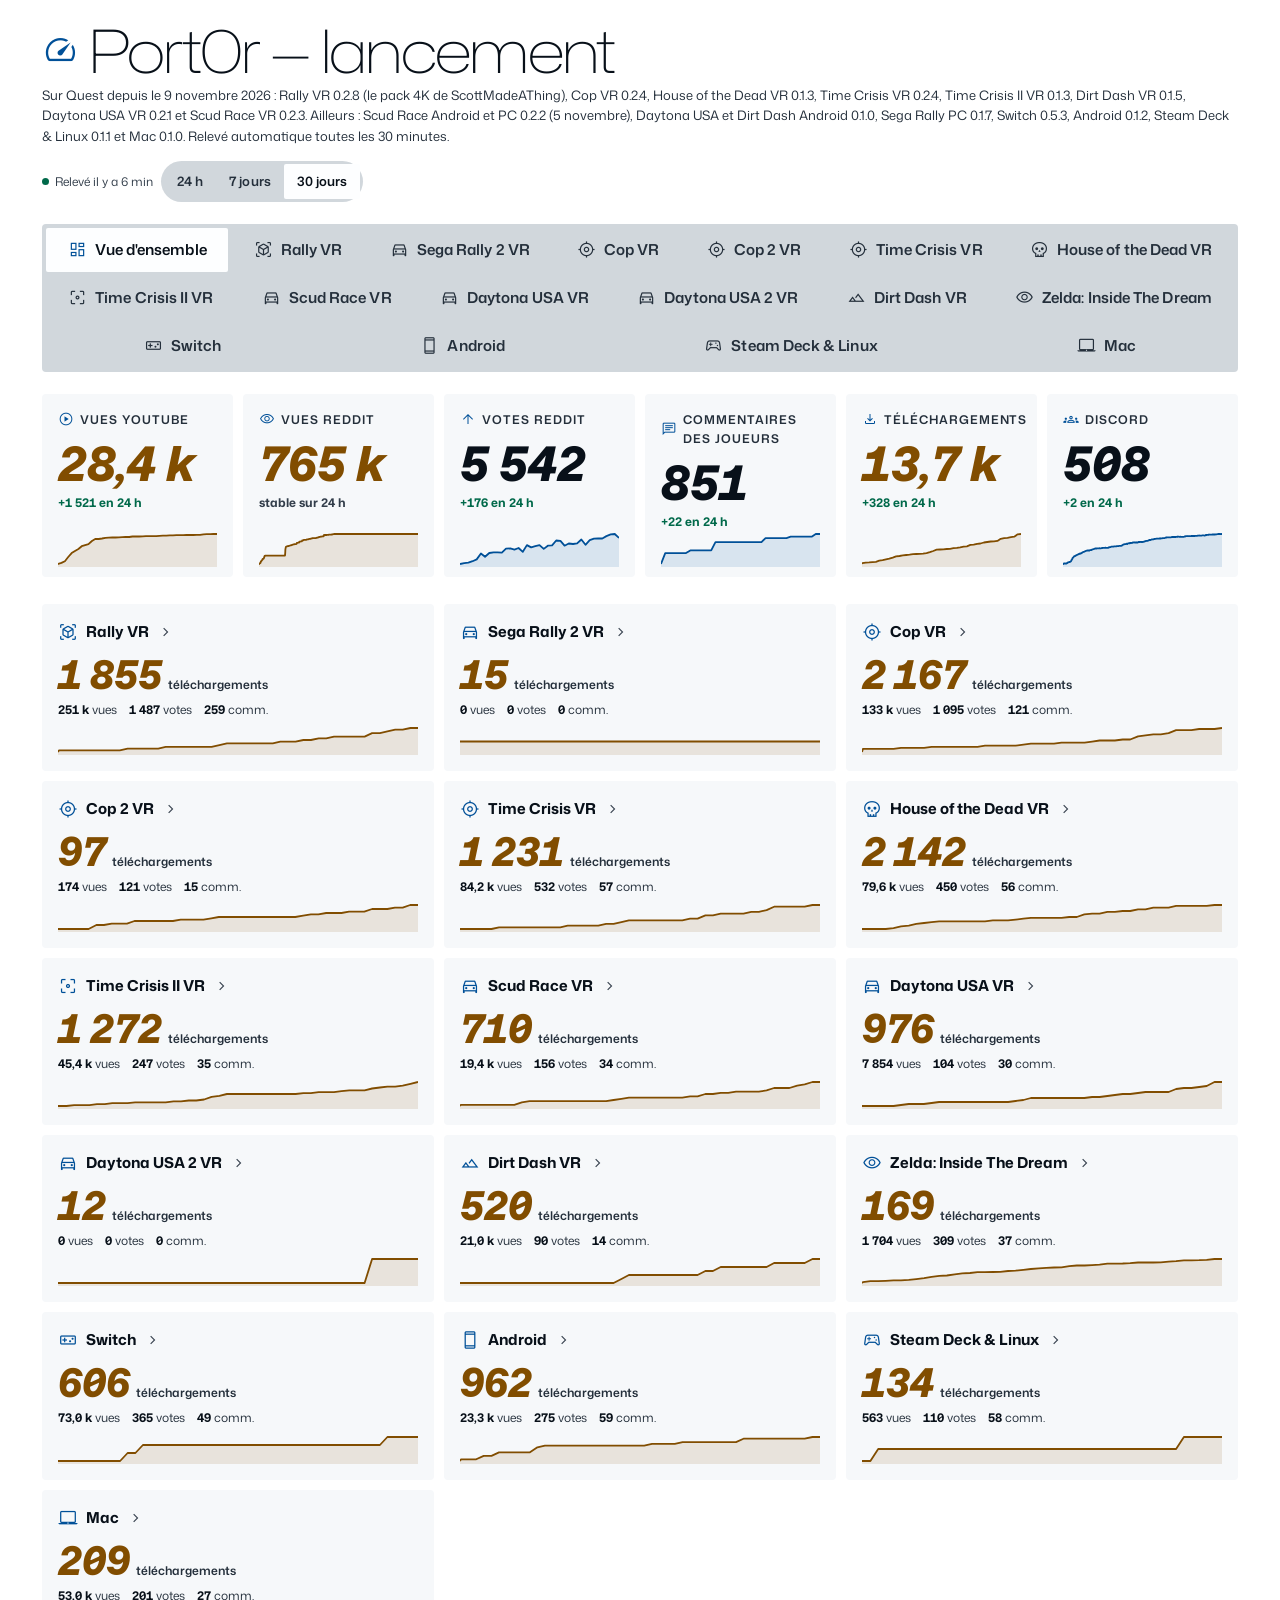
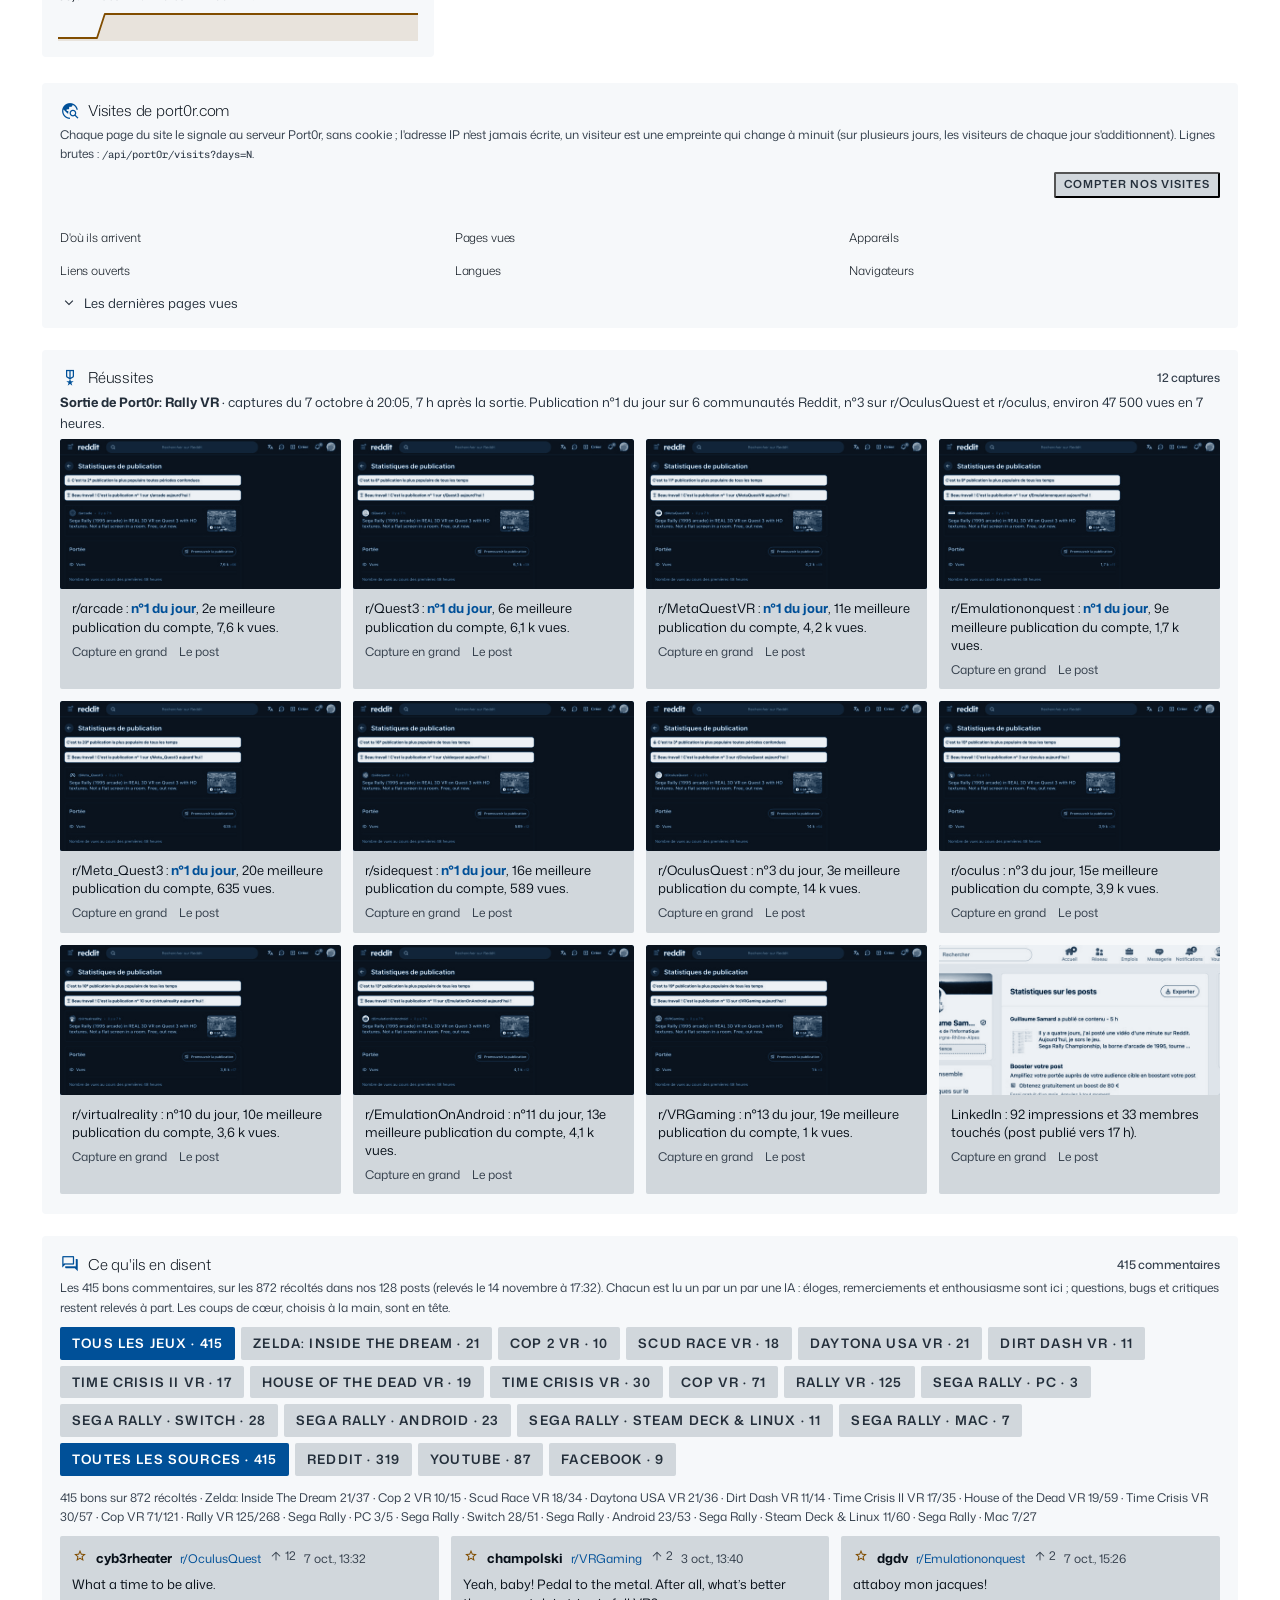
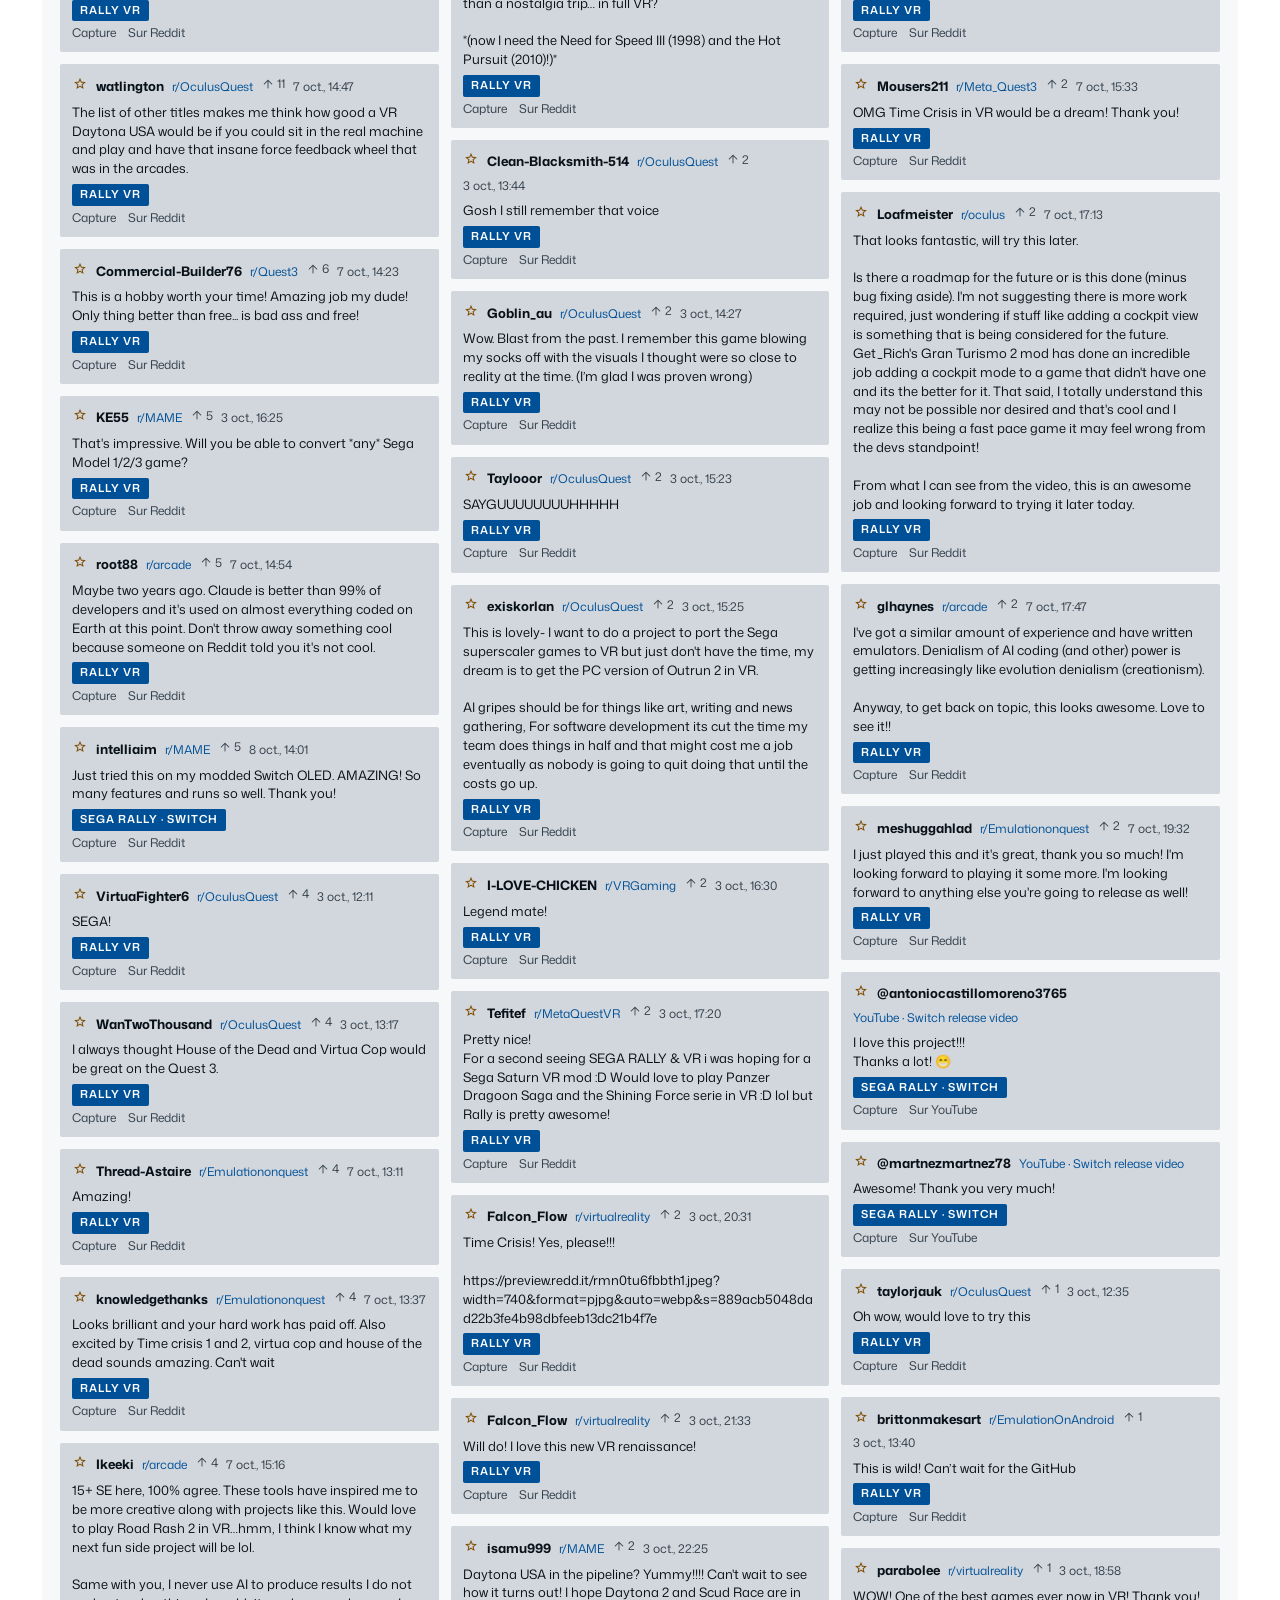
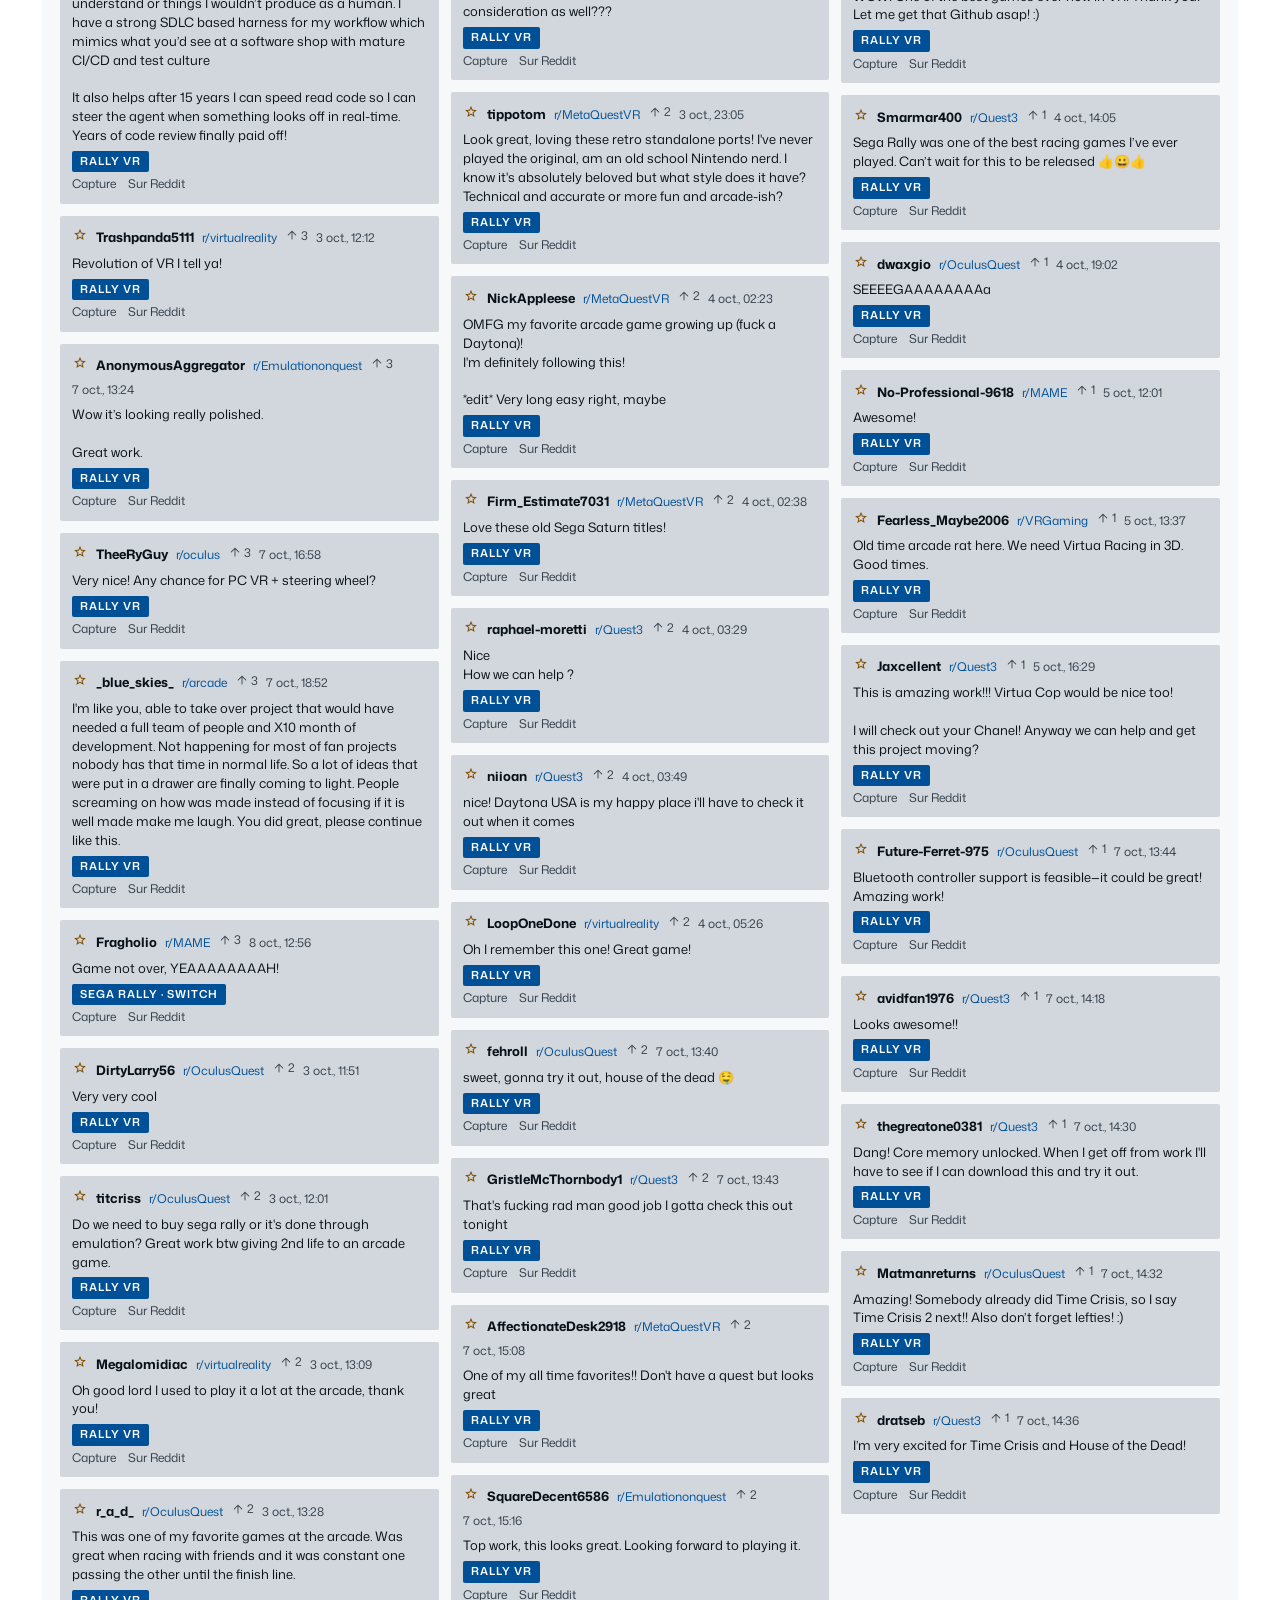
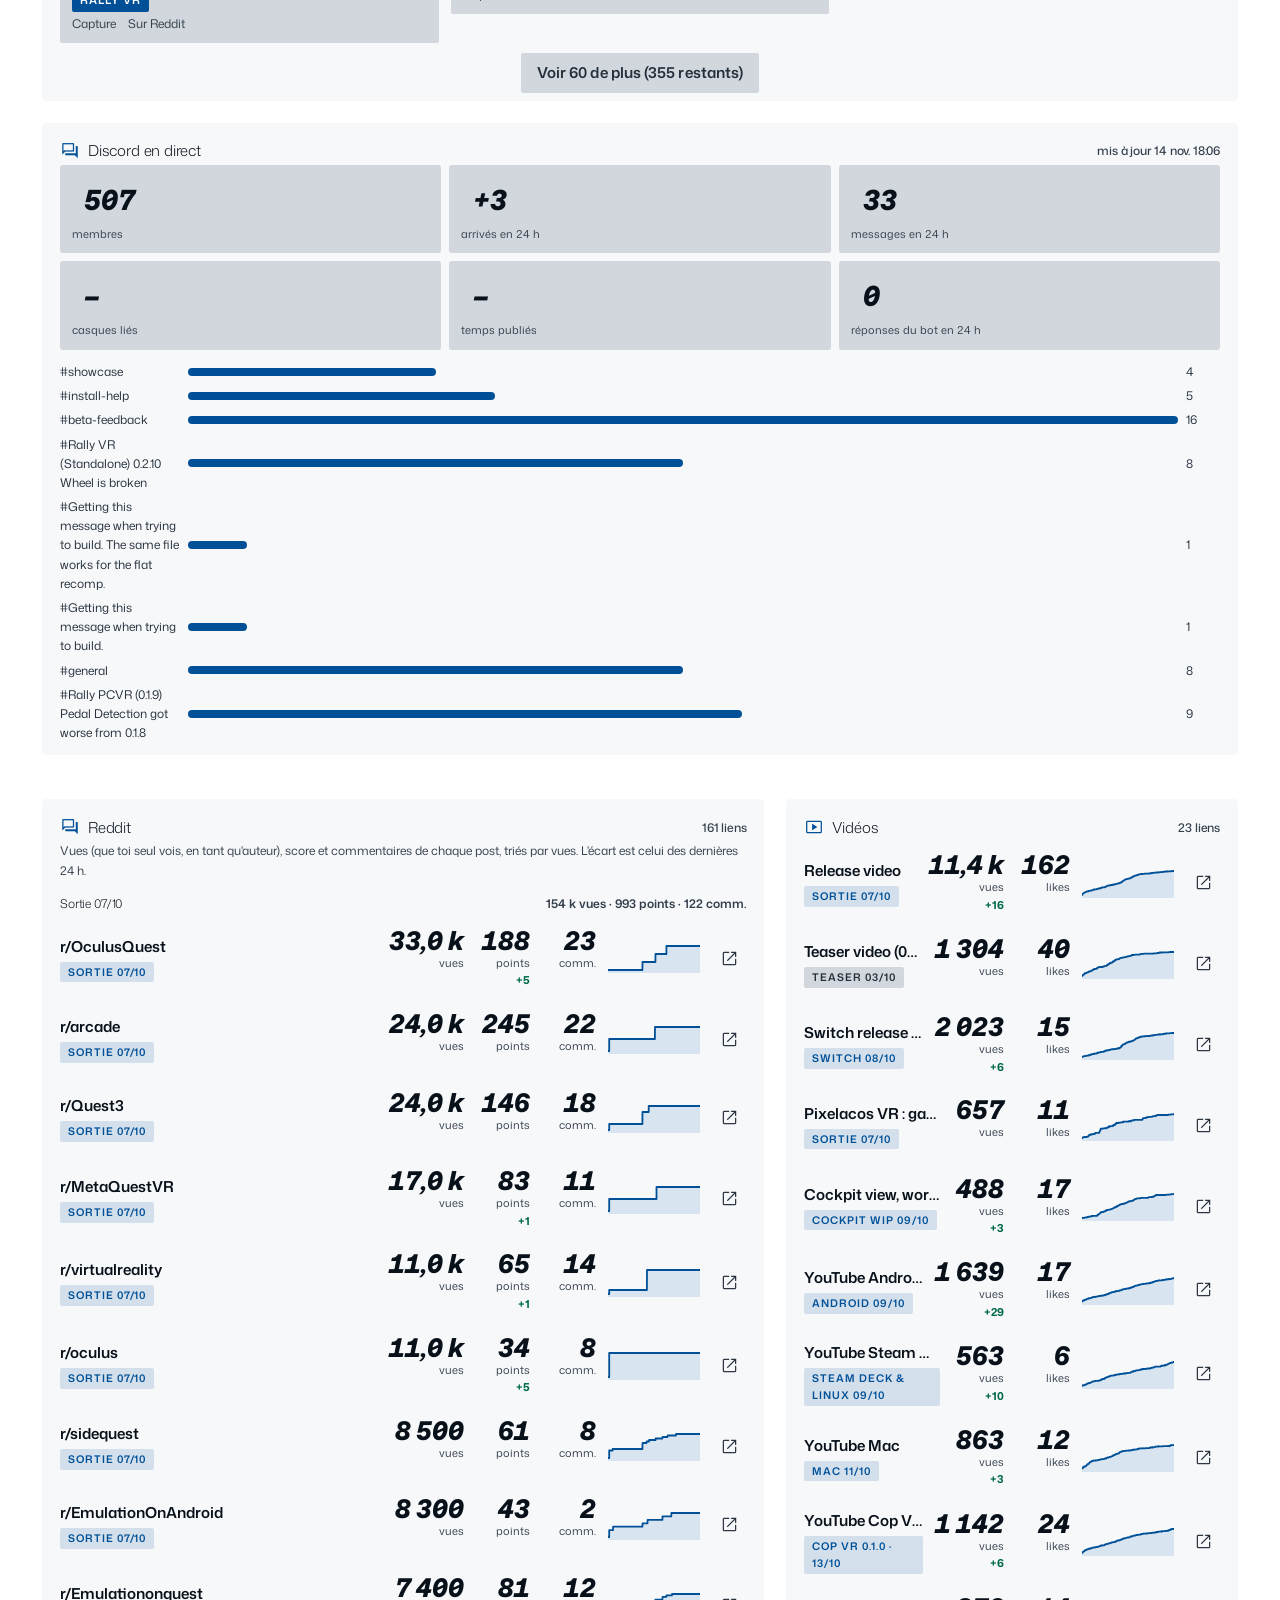
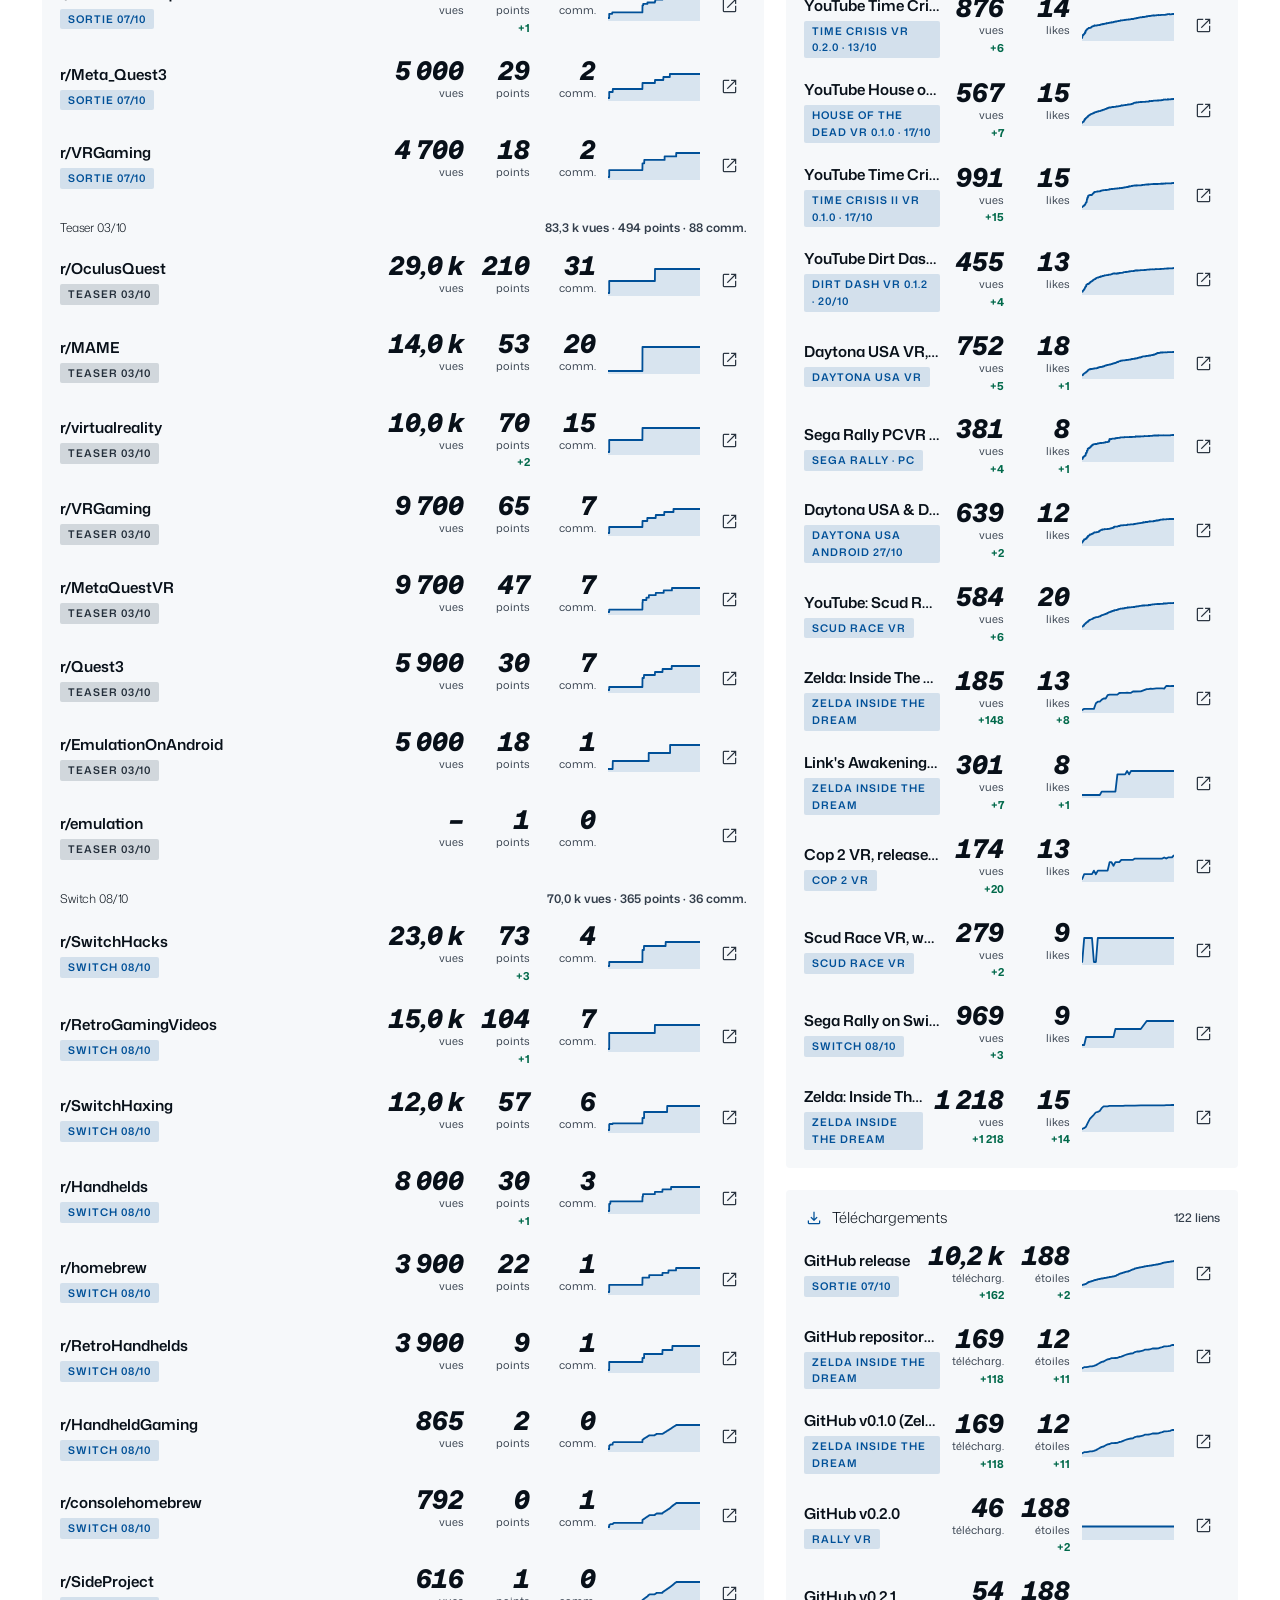
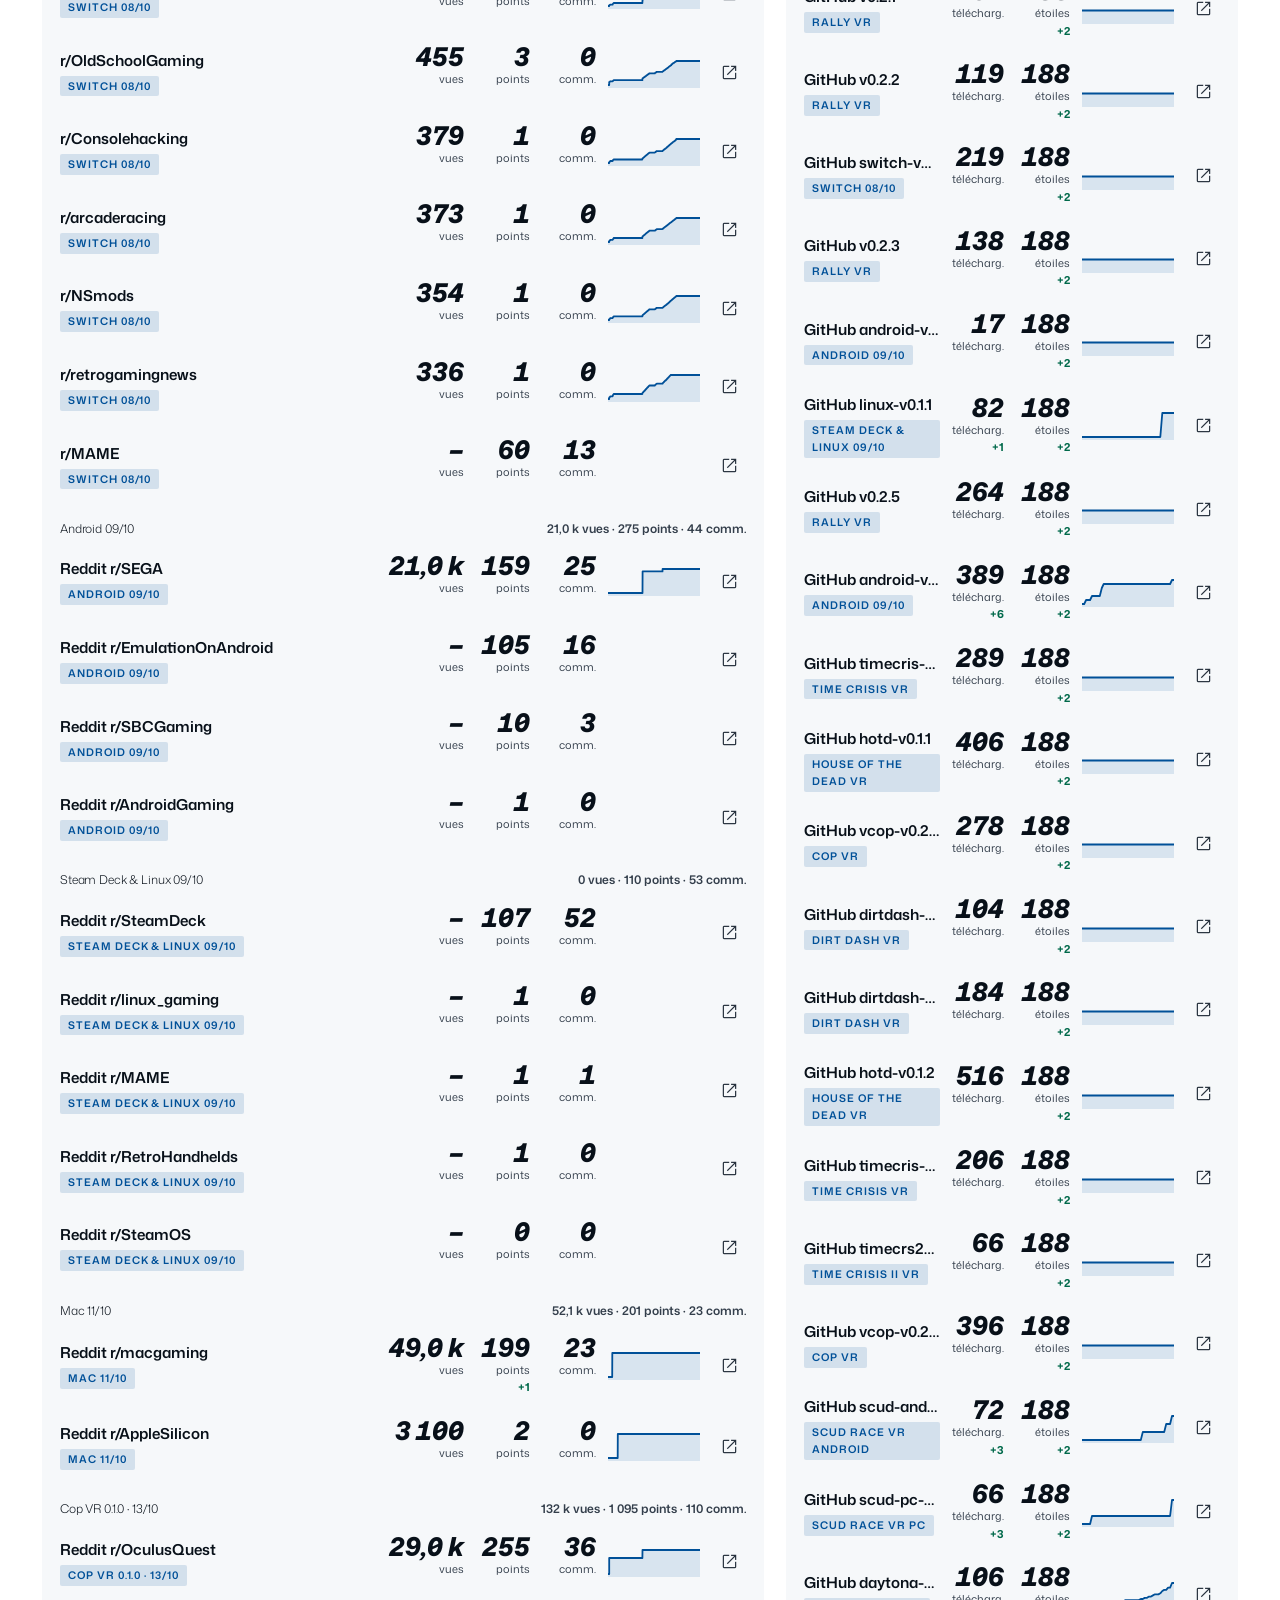
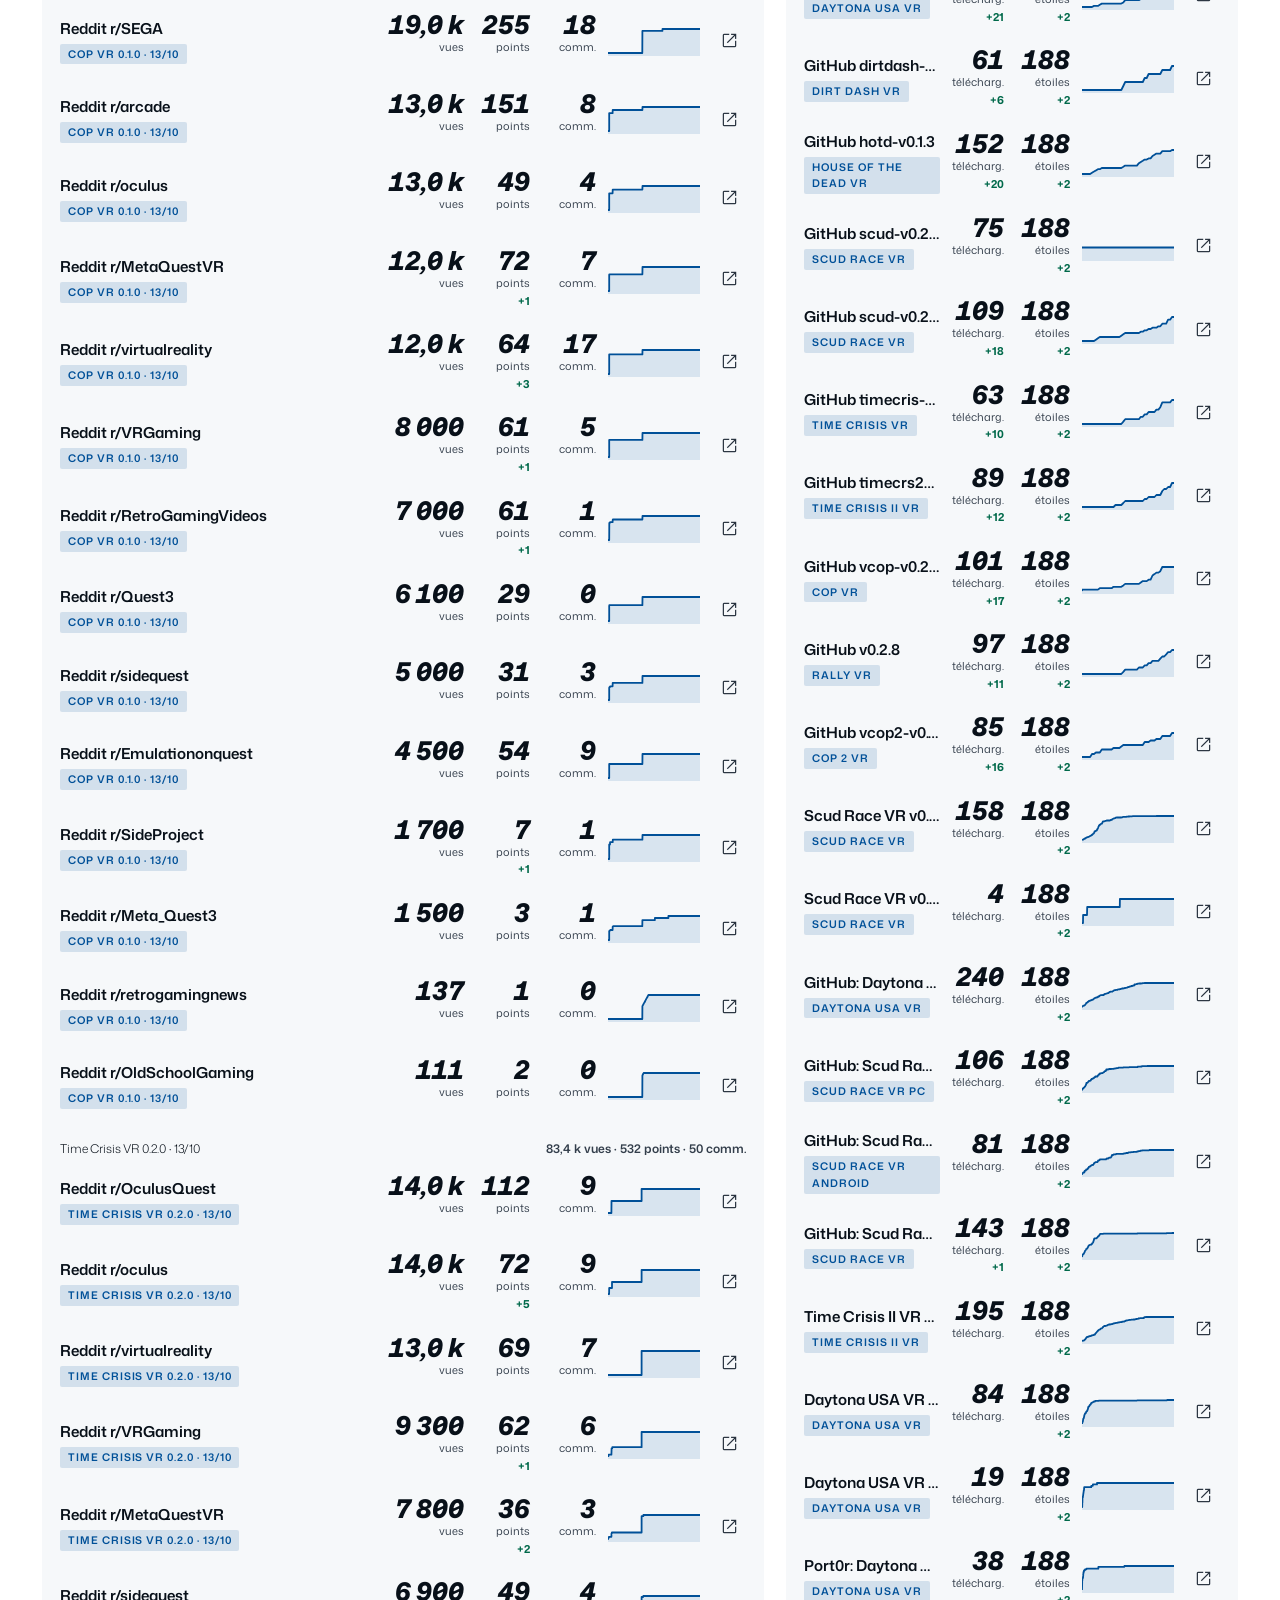
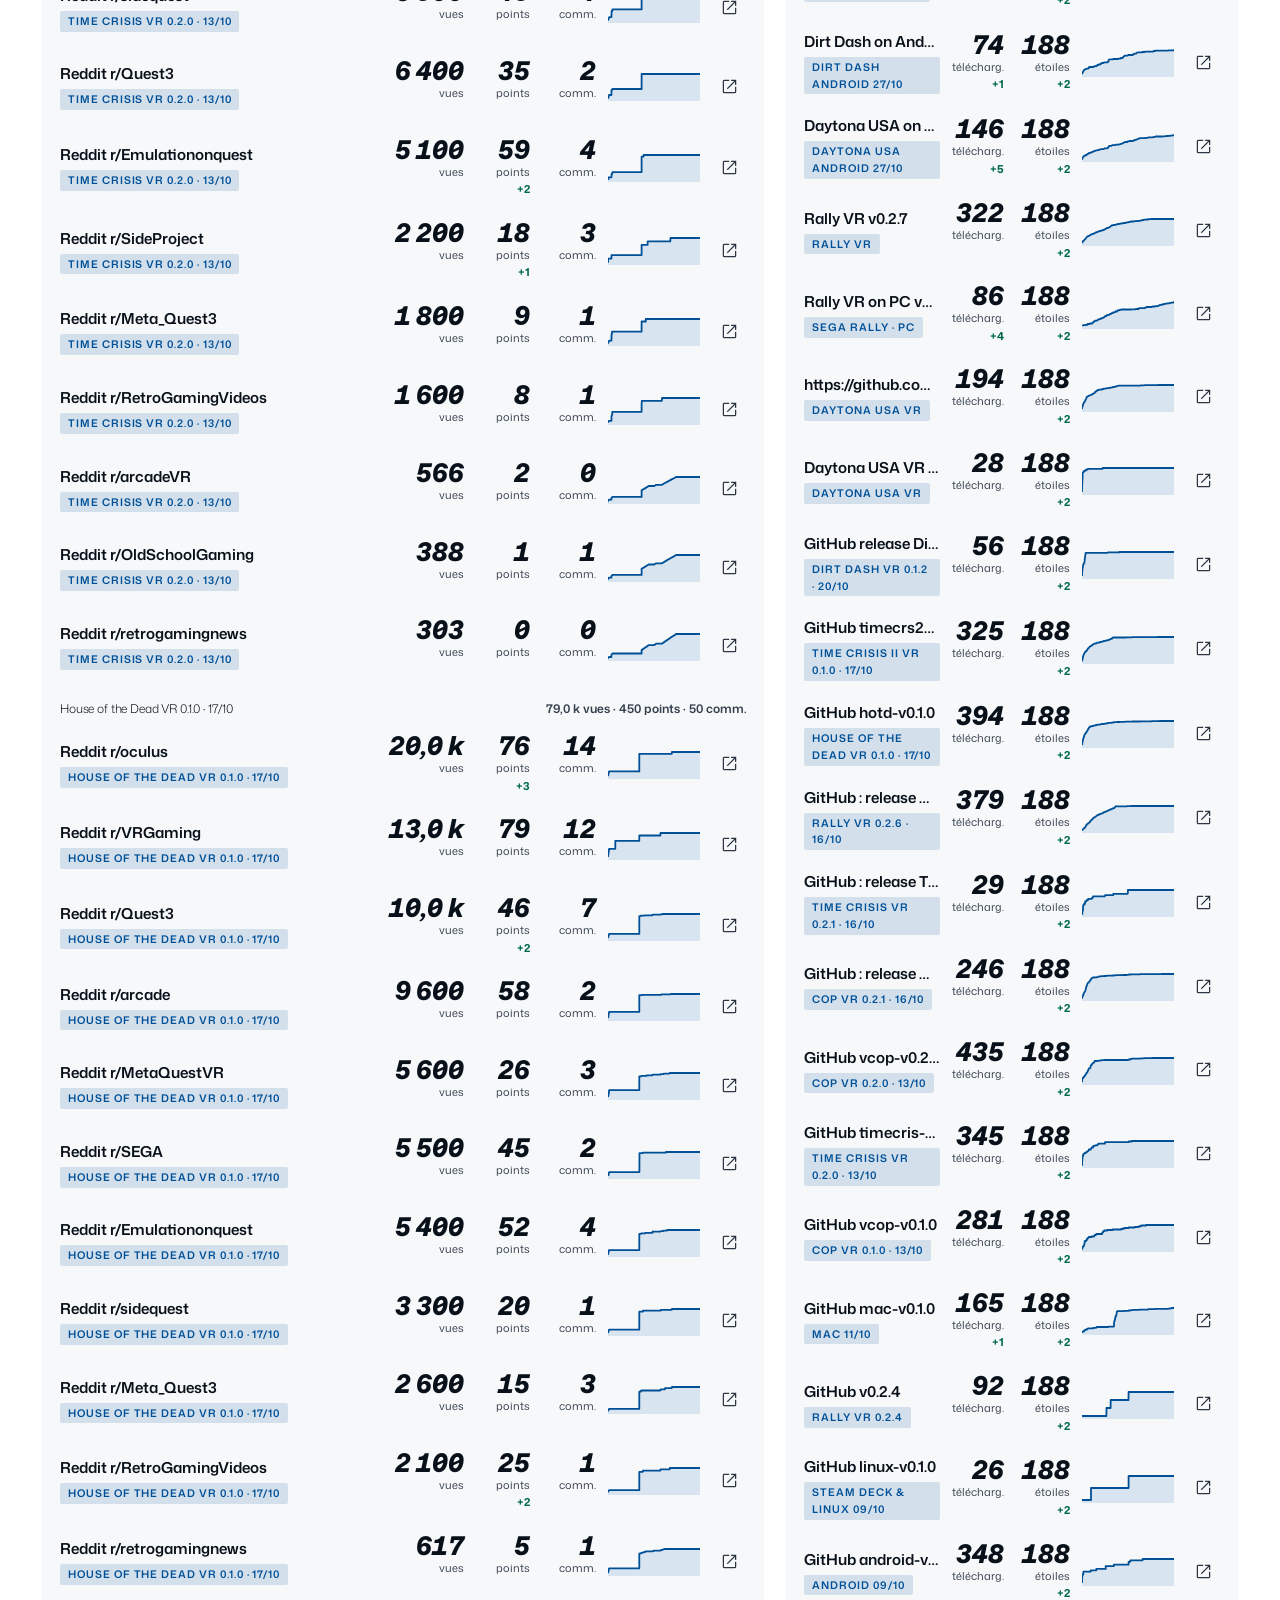
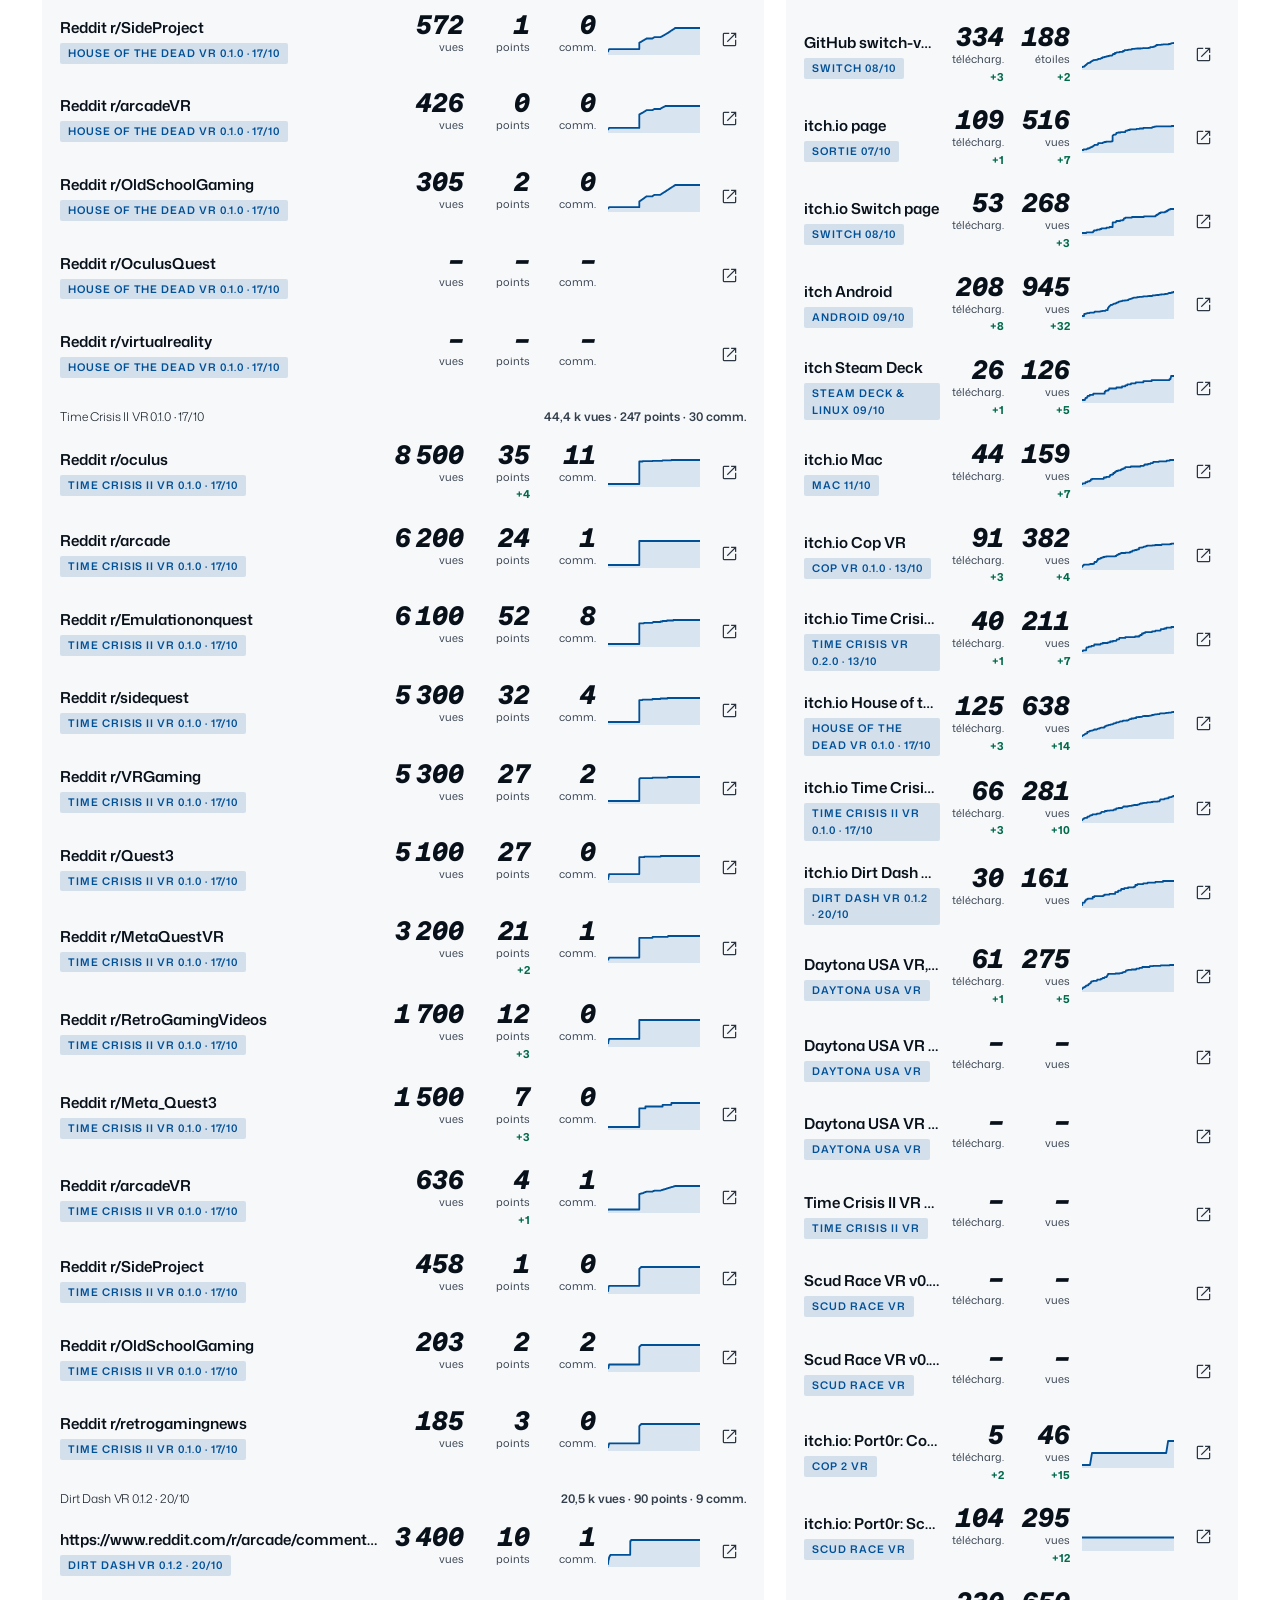
<file: stats/index.html>
<!DOCTYPE html>
<html lang="fr">
<head>
<script>
(function () {   /* the public mirror: the bridge's answers are files next to this page */
  var real = window.fetch.bind(window);
  var json = function (o) { return Promise.resolve(new Response(JSON.stringify(o), { headers: { 'Content-Type': 'application/json' } })); };
  window.fetch = function (u, o) {
    var s = String(u && u.url || u);
    if (s.indexOf('/api/port0r/stats') === 0) return real('stats.json?t=' + Date.now(), { cache: 'no-store' });
    if (s.indexOf('/api/port0r/discord') === 0) return real('discord.json?t=' + Date.now(), { cache: 'no-store' });
    if (s.indexOf('/api/port0r/achievements') === 0) return real('achievements.json?t=' + Date.now(), { cache: 'no-store' });
    if (s.indexOf('/api/themes/') === 0) return real('theme.json');
    if (s.indexOf('/api/') === 0) return json({});
    return real(u, o);
  };
})();
</script>
<style>
  /* owner only: the buttons that act, the forms, the Discord monitor's people and messages */
  #relever, section:has(#ajout), #b-manuel, form.manuel, [data-retirer], #live > section:first-child, #dc-nouveaux, #dc-fil, #b-tickets { display: none !important; }
  #live { grid-template-columns: 1fr !important; }
</style>

<meta charset="UTF-8">
<meta name="viewport" content="width=device-width, initial-scale=1.0, viewport-fit=cover">
<title>Port0r Rally VR · les chiffres du lancement, en direct</title>
<meta name="description" content="Sega Rally Championship (1995) en vraie 3D sur Meta Quest 3 : vues, votes, commentaires et téléchargements du lancement, relevés toutes les 30 minutes.">
<meta property="og:title" content="Port0r Rally VR · les chiffres du lancement, en direct">
<meta property="og:description" content="Sega Rally Championship (1995) en vraie 3D sur Meta Quest 3. Relevé toutes les 30 minutes.">
<link rel="preconnect" href="https://fonts.googleapis.com"><link rel="preconnect" href="https://fonts.gstatic.com" crossorigin>
<link href="https://fonts.googleapis.com/css2?family=Barlow+Condensed:ital,wght@1,700;1,800&display=swap" rel="stylesheet">
<link rel="stylesheet" href="igor.css">
<script src="igor.js"></script>
<style>
/* Port0r — le tableau de télémétrie du lancement. Tout en jetons du thème ; la seule couleur propre au sujet est le
   jaune des chiffres du jeu (Sega Rally), en repli d'un jeton d'accentuation. */
:root {
  --p0-num: var(--font-display, 'Barlow Condensed', var(--font-family-primary, sans-serif));
  --p0-hot: var(--warning, #ffc531);
  --p0-gap: clamp(12px, 2.4vw, 22px);
}
body { background: var(--bg-primary); color: var(--text-primary); font-family: var(--font-family-primary, sans-serif);
  margin: 0; font-size: var(--t-corps, 15px); }
.wrap { max-width: 1240px; margin: 0 auto; padding: var(--p0-gap) var(--p0-gap) 64px; }

/* en-tête */
.tete { display: flex; flex-wrap: wrap; align-items: flex-end; justify-content: space-between; gap: 14px 20px; margin-bottom: var(--p0-gap); }
.tete h1 { margin: 0; display: flex; align-items: center; gap: 10px; font-size: clamp(24px, 3.4vw, 34px); letter-spacing: -.01em; }
.tete h1 .material-symbols-outlined { font-size: 1.1em; color: var(--accent); }
.tete .sous { color: var(--text-secondary); font-size: var(--t-second, 13px); margin-top: 6px; }
.actions { display: flex; flex-wrap: wrap; gap: 8px; align-items: center; }
.periodes { display: inline-flex; padding: 3px; border-radius: 999px; background: var(--bg-secondary); }
.periodes button { appearance: none; border: 0; background: transparent; color: var(--text-secondary); font: inherit;
  font-size: var(--t-second, 13px); padding: 7px 13px; border-radius: 999px; cursor: pointer; min-height: 34px; }
.periodes button:hover { color: var(--text-primary); }
.periodes button.active { background: var(--bg-elevated, var(--bg-card)); color: var(--text-primary); font-weight: 600; }
.bouton { appearance: none; border: 0; cursor: pointer; display: inline-flex; align-items: center; gap: 7px; font: inherit;
  font-weight: 600; font-size: var(--t-second, 13px); padding: 9px 15px; min-height: 36px; border-radius: 999px;
  background: var(--accent); color: var(--btn-primary-text, #fff); transition: transform .15s ease, filter .15s ease; }
.bouton:hover { filter: brightness(1.08); } .bouton:active { transform: scale(.97); }
.bouton .material-symbols-outlined { font-size: 18px; }
.bouton.tourne .material-symbols-outlined { animation: p0spin 1s linear infinite; }
@keyframes p0spin { to { transform: rotate(360deg); } }
.fraicheur { color: var(--text-muted); font-size: var(--t-meta, 12px); display: inline-flex; align-items: center; gap: 6px; }
.fraicheur i { width: 7px; height: 7px; border-radius: 50%; background: var(--success, #3ecf8e); display: inline-block; }
.fraicheur.vieux i { background: var(--warning, #f5a623); }

/* chiffres clés */
.kpis { display: grid; grid-template-columns: repeat(6, minmax(0, 1fr)); gap: 10px; margin-bottom: calc(var(--p0-gap) * 1.2); }
.kpi { background: var(--bg-card); border-radius: var(--radius-lg, 18px); padding: 16px 16px 10px; position: relative; overflow: hidden;
  min-height: 132px; display: flex; flex-direction: column; }
.kpi .lib { display: flex; align-items: center; gap: 6px; color: var(--text-secondary); font-size: var(--t-meta, 12px);
  text-transform: uppercase; letter-spacing: .08em; font-weight: 600; }
.kpi .lib .material-symbols-outlined { font-size: 16px; color: var(--accent); }
.kpi .val { font-family: var(--p0-num); font-style: italic; font-weight: 800; font-size: clamp(34px, 4.2vw, 48px);
  line-height: 1; margin-top: 10px; color: var(--text-primary); font-variant-numeric: tabular-nums; }
.kpi.hero .val { color: var(--p0-hot); }
.delta { font-size: var(--t-meta, 12px); font-weight: 700; margin-top: 6px; color: var(--text-muted); }
.delta.up { color: var(--success, #3ecf8e); }
.kpi svg { width: 100%; height: 36px; margin-top: auto; display: block; color: var(--accent); }
.kpi.hero svg { color: var(--p0-hot); }

/* onglets par plateforme (10/10, Guillaume : « des onglets par plateforme pour les stats et un truc plus général tout
   en haut ») : la vue d'ensemble, puis chaque version du jeu */
.onglets { display: flex; flex-wrap: wrap; gap: 4px; padding: 4px; margin: 0 0 var(--p0-gap); border-radius: var(--radius-lg, 18px);
  background: var(--bg-secondary); }
.onglets button { appearance: none; border: 0; background: transparent; color: var(--text-secondary); font: inherit; font-weight: 600;
  display: inline-flex; align-items: center; gap: 8px; padding: 10px 16px; border-radius: var(--radius-md, 12px); cursor: pointer;
  white-space: nowrap; flex: 1 1 auto; justify-content: center; }
.onglets button .material-symbols-outlined { font-size: 19px; }
.onglets button:hover { color: var(--text-primary); }
.onglets button.active { background: var(--bg-elevated, var(--bg-card)); color: var(--text-primary); }
.onglets button.active .material-symbols-outlined { color: var(--accent); }
/* la vue d'ensemble : une carte par plateforme, qui ouvre son onglet */
.plateformes { display: grid; grid-template-columns: repeat(3, minmax(0, 1fr)); gap: 10px; margin-bottom: calc(var(--p0-gap) * 1.2); }
.pf-carte { appearance: none; border: 0; text-align: left; font: inherit; color: inherit; cursor: pointer; background: var(--bg-card);
  border-radius: var(--radius-lg, 18px); padding: 16px; display: flex; flex-direction: column; gap: 6px; min-width: 0; }
.pf-carte:hover { background: var(--bg-elevated, var(--bg-card)); }
.pf-carte .nom { display: flex; align-items: center; gap: 8px; font-weight: 700; }
.pf-carte .nom .material-symbols-outlined { color: var(--accent); font-size: 20px; }
.pf-carte .nom .aller { margin-left: auto; color: var(--text-muted); font-size: 18px; }
.pf-carte .gros { font-family: var(--p0-num); font-style: italic; font-weight: 800; font-size: clamp(30px, 3.4vw, 40px); line-height: 1;
  color: var(--p0-hot); font-variant-numeric: tabular-nums; margin-top: 4px; }
.pf-carte .gros small { font-family: var(--font-family-primary, sans-serif); font-style: normal; font-weight: 600; font-size: var(--t-meta, 12px);
  color: var(--text-secondary); margin-left: 6px; }
.pf-carte .petits { display: flex; flex-wrap: wrap; gap: 4px 12px; color: var(--text-secondary); font-size: var(--t-meta, 12px); }
.pf-carte .petits b { color: var(--text-primary); font-variant-numeric: tabular-nums; }
.pf-carte svg { width: 100%; height: 30px; display: block; color: var(--p0-hot); margin-top: auto; }

/* sections */
.hors-onglet { display: none !important; }
.grille { display: grid; grid-template-columns: minmax(0, 1.6fr) minmax(0, 1fr); gap: var(--p0-gap); align-items: start; }
.bloc { background: var(--bg-card); border-radius: var(--radius-lg, 18px); padding: 18px 18px 8px; margin-bottom: var(--p0-gap); }
.bloc > h2 { display: flex; align-items: center; gap: 8px; margin: 0 0 4px; font-size: var(--t-corps, 15px); }
.bloc > h2 .material-symbols-outlined { color: var(--accent); font-size: 20px; }
.bloc > h2 .compte { margin-left: auto; color: var(--text-muted); font-weight: 500; font-size: var(--t-meta, 12px); }
.bloc > .aide { color: var(--text-muted); font-size: var(--t-meta, 12px); margin: 0 0 10px; }
/* the achievements (07/10): a thumbnail of each capture, its sentence, the capture in full on a click */
.reussites { display: grid; grid-template-columns: repeat(auto-fill, minmax(min(100%, 230px), 1fr)); gap: 12px; margin: 4px 0 12px; }
.reussite { background: var(--bg-secondary); border-radius: var(--radius-md, 12px); overflow: hidden; display: flex; flex-direction: column; }
.reussite a.vignette { display: block; background: var(--bg-tertiary, var(--bg-secondary)); }
.reussite a.vignette img { display: block; width: 100%; height: 150px; object-fit: cover; object-position: top; }
.reussite .phrase { padding: 10px 12px 4px; font-size: var(--t-second, 13px); color: var(--text-primary); line-height: 1.4; }
.reussite .phrase b { color: var(--accent); }
.reussite .liens { padding: 2px 12px 10px; display: flex; gap: 12px; font-size: var(--t-meta, 12px); }
.reussite .liens a { color: var(--text-muted); text-decoration: none; }
.reussite .liens a:hover { color: var(--text-primary); }
.camp-reussite { color: var(--text-secondary); font-size: var(--t-second, 13px); margin: 0 0 6px; }
/* what people say (07/10): every comment of our posts, its capture on a click; the picks first */
.filtres-com { display: flex; flex-wrap: wrap; gap: 6px; margin: 2px 0 12px; }
/* the Discord bug tickets (16/10/2026): one row each, its status and the version that fixes it changed in place */
.tk { display: grid; grid-template-columns: 52px minmax(0, 1fr) auto; gap: 6px 12px; align-items: center; padding: 10px 12px;
  border-radius: var(--radius-md, 12px); background: var(--bg-secondary); margin-bottom: 6px; }
.tk .num { font-family: var(--p0-num); font-style: italic; font-weight: 800; font-size: 20px; color: var(--text-secondary); }
.tk .tit { min-width: 0; }
.tk .tit a { color: var(--text-primary); font-weight: 600; text-decoration: none; }
.tk .tit a:hover { text-decoration: underline; }
.tk .meta { color: var(--text-muted); font-size: var(--t-meta, 12px); margin-top: 2px; display: flex; flex-wrap: wrap; gap: 4px 10px; }
.tk .act { display: flex; flex-wrap: wrap; gap: 6px; align-items: center; justify-content: flex-end; }
.tk select, .tk input { font: inherit; font-size: var(--t-second, 13px); min-height: 34px; border-radius: var(--radius-sm, 8px);
  background: var(--bg-card); color: var(--text-primary); border: 0; padding: 0 8px; }
.tk input { width: 140px; }
.tk .st { font-size: var(--t-meta, 12px); font-weight: 700; padding: 4px 9px; border-radius: 999px; background: var(--bg-card); }
.tk .st.pending { color: var(--text-secondary); }
.tk .st.in_progress { color: var(--warning, #f5a623); }
.tk .st.fixed { color: var(--success, #3ecf8e); }
@media (max-width: 760px) { .tk { grid-template-columns: 40px minmax(0, 1fr); } .tk .act { grid-column: 1 / -1; justify-content: flex-start; } }
.filtres-com button { border: 0; cursor: pointer; background: var(--bg-secondary); color: var(--text-secondary); border-radius: 999px;
  padding: 6px 12px; font: inherit; font-size: var(--t-second, 13px); }
.filtres-com button.on { background: var(--accent); color: var(--accent-contrast, #fff); }
.coms { columns: 3 300px; column-gap: 12px; }
.com { break-inside: avoid; background: var(--bg-secondary); border-radius: var(--radius-md, 12px); padding: 10px 12px; margin: 0 0 12px; }
.com .qui { display: flex; flex-wrap: wrap; align-items: baseline; gap: 4px 8px; font-size: var(--t-meta, 12px); color: var(--text-muted); }
.com .qui b { color: var(--text-primary); font-size: var(--t-second, 13px); }
.com .qui .ou { color: var(--accent); }
.com .qui .score { display: inline-flex; align-items: center; gap: 2px; }
.com .qui .score .material-symbols-outlined { font-size: 14px; }
.com .texte { margin: 6px 0 4px; font-size: var(--t-second, 13px); color: var(--text-primary); line-height: 1.45; white-space: pre-line;
  overflow-wrap: anywhere; }
.com .liens { display: flex; gap: 12px; font-size: var(--t-meta, 12px); }
.com .liens a { color: var(--text-muted); text-decoration: none; }
.com .liens a:hover { color: var(--text-primary); }
/* every comment, classified (09/10): search, filters, chips, state, pick */
.tous-tete { display: flex; flex-wrap: wrap; gap: 8px; align-items: center; margin: 0 0 8px; }
.tous-tete input { flex: 1 1 220px; min-width: 0; }
.tous-filtres { display: flex; flex-wrap: wrap; gap: 6px; margin: 0 0 8px; }
.tous-filtres .lib { font-size: var(--t-meta, 12px); color: var(--text-muted); align-self: center; margin-right: 2px; }
.tous-filtres button, .com .chips button, .com .etats button { border: 0; cursor: pointer; font: inherit; border-radius: 999px; }
.tous-filtres button { background: var(--bg-secondary); color: var(--text-secondary); padding: 5px 11px; font-size: var(--t-meta, 12px); }
.tous-filtres button.on { background: var(--accent); color: var(--accent-contrast, #fff); }
.com .chips { display: flex; flex-wrap: wrap; gap: 4px; margin: 6px 0 2px; }
.com .chips span, .com .chips button { font-size: 11px; padding: 2px 8px; border-radius: 999px; background: var(--bg-tertiary, var(--bg-primary));
  color: var(--text-secondary); display: inline-flex; align-items: center; gap: 2px; }
.com .chips .pf-switch { background: var(--danger, #e3121b); color: #fff; }
.com .chips .pf-quest { background: var(--accent); color: var(--accent-contrast, #fff); }
.com .chips button .material-symbols-outlined { font-size: 13px; }
.com .etats { display: flex; flex-wrap: wrap; gap: 4px; margin-top: 6px; align-items: center; }
.com .etats button { font-size: 11px; padding: 3px 9px; background: var(--bg-tertiary, var(--bg-primary)); color: var(--text-muted); }
.com .etats button.on { background: var(--accent); color: var(--accent-contrast, #fff); }
.com .etats .pick { margin-left: auto; background: transparent; color: var(--text-muted); padding: 2px 4px; }
.com .etats .pick.on { color: var(--warning, #f5b301); background: transparent; }
.com.nouveau { box-shadow: inset 3px 0 0 var(--accent); }
.tous-plus { display: block; margin: 4px auto 0; }
/* 13/10 : tous les bons commentaires, par jeu et par source ; le coup de cœur (choisi à la main), la raison du modèle */
.com .qui .coeur { color: var(--warning, #f5b301); display: inline-flex; }
.com .qui .coeur .material-symbols-outlined { font-size: 16px; }
.com .chips .jeu { background: var(--accent); color: var(--accent-contrast, #fff); }
.com .chips .pourquoi { background: transparent; color: var(--text-muted); padding-left: 2px; }
#coms-jeux { margin-bottom: 6px; }
#coms-compte { margin: 2px 0 10px; }
.coms-plus { display: block; margin: 10px auto 0; border: 0; cursor: pointer; font: inherit; border-radius: 999px;
  background: var(--bg-secondary); color: var(--text-secondary); padding: 8px 16px; }

.ligne { display: grid; grid-template-columns: minmax(0, 1fr) auto 92px 34px; align-items: center; gap: 12px;
  padding: 10px 10px; margin: 0 -10px; border-radius: var(--radius-md, 12px); }
.ligne:hover { background: var(--bg-secondary); }
.ligne .nom { min-width: 0; }
.ligne .nom b { display: block; font-weight: 600; white-space: nowrap; overflow: hidden; text-overflow: ellipsis; }
.ligne .nom small { display: flex; gap: 6px; flex-wrap: wrap; margin-top: 3px; color: var(--text-muted); font-size: var(--t-meta, 12px); }
.pastille { display: inline-flex; align-items: center; gap: 4px; padding: 2px 8px; border-radius: 999px; font-size: 11px; font-weight: 600;
  background: color-mix(in srgb, var(--accent) 14%, transparent); color: var(--accent); }
.pastille.alt { background: var(--bg-secondary); color: var(--text-secondary); }
.pastille.ko { background: color-mix(in srgb, var(--danger, #e5484d) 14%, transparent); color: var(--danger, #e5484d); }
.mesures { display: flex; gap: 14px; }
.mesure { text-align: right; min-width: 52px; }
.mesure .n { font-family: var(--p0-num); font-style: italic; font-weight: 800; font-size: 26px; line-height: 1; font-variant-numeric: tabular-nums; }
.mesure .u { display: block; color: var(--text-muted); font-size: 11px; margin-top: 2px; }
.mesure .d { display: block; font-size: 11px; font-weight: 700; color: var(--success, #3ecf8e); min-height: 13px; }
.ligne svg { width: 92px; height: 30px; color: var(--accent); }
.ouvrir { width: 34px; height: 34px; border-radius: 50%; display: grid; place-items: center; color: var(--text-secondary);
  text-decoration: none; }
.ouvrir:hover { background: var(--bg-elevated, var(--bg-secondary)); color: var(--text-primary); }
.ouvrir .material-symbols-outlined { font-size: 19px; }
.groupe { display: flex; align-items: center; gap: 8px; margin: 14px 0 4px; color: var(--text-secondary); font-size: var(--t-meta, 12px);
  font-weight: 700; text-transform: uppercase; letter-spacing: .08em; }
.groupe .somme { margin-left: auto; font-weight: 600; text-transform: none; letter-spacing: 0; color: var(--text-muted); }
.vide { color: var(--text-muted); padding: 16px 0 20px; font-size: var(--t-second, 13px); }

/* saisie manuelle (LinkedIn, Facebook) */
.manuel { display: flex; flex-wrap: wrap; gap: 6px; margin: 2px 0 10px; }
.manuel input { width: 82px; }
.champ, .manuel input { appearance: none; border: 0; background: var(--bg-secondary); color: var(--text-primary); font: inherit;
  font-size: var(--t-second, 13px); padding: 9px 12px; border-radius: var(--radius-md, 12px); min-height: 36px; outline: none; }
.champ:focus, .manuel input:focus { box-shadow: 0 0 0 2px color-mix(in srgb, var(--accent) 55%, transparent); }
.lien-discret { appearance: none; border: 0; background: transparent; color: var(--text-muted); cursor: pointer; font: inherit;
  font-size: var(--t-meta, 12px); padding: 4px 6px; border-radius: 8px; }
.lien-discret:hover { color: var(--danger, #e5484d); background: var(--bg-secondary); }

/* ajout */
.ajout { display: grid; grid-template-columns: minmax(0, 2fr) minmax(0, 1fr) minmax(0, 1fr) auto; gap: 8px; align-items: center; }
.ajout .champ { width: 100%; min-width: 0; box-sizing: border-box; }
.ajout .detecte { grid-column: 1 / -1; color: var(--text-muted); font-size: var(--t-meta, 12px); min-height: 16px; }
.campagnes { grid-column: 1 / -1; display: flex; gap: 6px; flex-wrap: wrap; }
.campagnes button { appearance: none; border: 0; cursor: pointer; font: inherit; }
.toast { position: fixed; left: 50%; bottom: calc(18px + env(safe-area-inset-bottom)); transform: translateX(-50%) translateY(20px);
  opacity: 0; background: var(--bg-elevated, var(--bg-card)); color: var(--text-primary); padding: 11px 16px; border-radius: 999px;
  box-shadow: 0 10px 30px rgba(0,0,0,.25); transition: all .25s ease; font-size: var(--t-second, 13px); z-index: 50; pointer-events: none; }
.toast.on { opacity: 1; transform: translateX(-50%) translateY(0); }


/* Discord en direct */
.live { display: grid; grid-template-columns: minmax(0, 1.4fr) minmax(0, 1fr); gap: var(--p0-gap); margin-bottom: var(--p0-gap); }
.todo { display: flex; flex-direction: column; gap: 8px; }
.todo a { text-decoration: none; color: inherit; display: block; padding: 11px 12px; border-radius: var(--radius-md, 12px);
  background: var(--bg-secondary); }
.todo a:hover { background: var(--bg-elevated, var(--bg-secondary)); }
.todo .haut { display: flex; align-items: center; gap: 8px; flex-wrap: wrap; font-size: var(--t-meta, 12px); color: var(--text-muted); }
.todo p, .todo .haut { overflow-wrap: anywhere; }
.todo .haut b { color: var(--text-primary); font-size: var(--t-second, 13px); }
.todo p { margin: 6px 0 0; font-size: var(--t-second, 13px); color: var(--text-secondary); display: -webkit-box; -webkit-line-clamp: 3;
  -webkit-box-orient: vertical; overflow: hidden; }
.pastille.chaud { background: color-mix(in srgb, var(--p0-hot) 20%, transparent); color: var(--p0-hot); }
.tout-va { display: flex; align-items: center; gap: 10px; padding: 14px; border-radius: var(--radius-md, 12px);
  background: color-mix(in srgb, var(--success, #3ecf8e) 12%, transparent); color: var(--success, #3ecf8e); font-weight: 600;
  font-size: var(--t-second, 13px); }
.chiffres { display: grid; grid-template-columns: repeat(3, minmax(0, 1fr)); gap: 8px; margin-bottom: 12px; }
.chiffres div { background: var(--bg-secondary); border-radius: var(--radius-md, 12px); padding: 10px 12px; }
.chiffres .n { font-family: var(--p0-num); font-style: italic; font-weight: 800; font-size: 28px; line-height: 1; }
.chiffres small { display: block; color: var(--text-muted); font-size: 11px; margin-top: 3px; }
.nouveaux { display: flex; flex-wrap: wrap; gap: 6px; margin-bottom: 12px; }
.barres .barre { display: grid; grid-template-columns: 120px minmax(0, 1fr) 34px; align-items: center; gap: 8px; margin: 5px 0;
  font-size: var(--t-meta, 12px); color: var(--text-secondary); }
.barres .barre i { height: 8px; border-radius: 99px; background: var(--accent); display: block; min-width: 4px; }
/* port0r.com : les visites (21/10/2026) */
.site-barre { display: flex; justify-content: flex-end; margin: -2px 0 8px; }
#site-nous { cursor: pointer; font: inherit; font-size: 11px; font-weight: 600; }
#site-nous[aria-pressed="true"] { background: color-mix(in srgb, var(--accent) 18%, transparent); color: var(--accent); }
.site-chiffres { grid-template-columns: repeat(6, minmax(0, 1fr)); }
.site-jours svg { width: 100%; height: 96px; display: block; color: var(--accent); }
.site-jours .axe { display: flex; justify-content: space-between; color: var(--text-muted); font-size: 11px; margin: 4px 0 6px; }
.site-grille { display: grid; grid-template-columns: repeat(3, minmax(0, 1fr)); gap: 4px 24px; margin-bottom: 6px; }
.site-grille h3 { font-size: var(--t-meta, 12px); color: var(--text-secondary); text-transform: uppercase; letter-spacing: .06em;
  font-weight: 600; margin: 12px 0 2px; }
.site-grille .barre { grid-template-columns: 136px minmax(0, 1fr) 40px; }
.site-grille .barre span:first-child { overflow: hidden; text-overflow: ellipsis; white-space: nowrap; }
.site-grille .barre span:last-child { text-align: right; color: var(--text-primary); font-variant-numeric: tabular-nums; }
@media (max-width: 1100px) { .site-chiffres { grid-template-columns: repeat(3, minmax(0, 1fr)); } .site-grille { grid-template-columns: repeat(2, minmax(0, 1fr)); } }
@media (max-width: 640px) { .site-chiffres { grid-template-columns: repeat(2, minmax(0, 1fr)); } .site-grille { grid-template-columns: 1fr; }
  .site-grille .barre { grid-template-columns: 112px minmax(0, 1fr) 36px; } }
.fil { margin-top: 8px; }
.fil .msg { display: grid; grid-template-columns: 54px minmax(0, 1fr); gap: 8px; padding: 6px 0; font-size: var(--t-meta, 12px); }
.fil .msg time { color: var(--text-muted); }
.fil .msg span { color: var(--text-secondary); overflow: hidden; text-overflow: ellipsis; white-space: nowrap; }
.fil .msg b { color: var(--text-primary); font-weight: 600; }
.fil .msg.bot b { color: var(--accent); }
details.repli > summary { cursor: pointer; color: var(--text-secondary); font-size: var(--t-second, 13px); padding: 6px 0; list-style: none;
  display: flex; align-items: center; gap: 6px; }
details.repli > summary::-webkit-details-marker { display: none; }
details.repli[open] > summary .material-symbols-outlined { transform: rotate(180deg); }
details.repli > summary .material-symbols-outlined { transition: transform .2s ease; font-size: 18px; }
@media (max-width: 1100px) { .live { grid-template-columns: minmax(0, 1fr); } }   /* 1fr let a long word (a link in a message) widen the column past the screen (21/10) */
@media (max-width: 640px) { .barres .barre { grid-template-columns: 92px minmax(0, 1fr) 30px; } }
@media (max-width: 1100px) { .kpis { grid-template-columns: repeat(3, minmax(0, 1fr)); } .grille { grid-template-columns: 1fr; } .plateformes { grid-template-columns: repeat(2, minmax(0, 1fr)); } }
@media (max-width: 640px) { .onglets button { padding: 9px 10px; gap: 6px; flex-basis: 30%; } .onglets button .material-symbols-outlined { font-size: 17px; } }
@media (max-width: 640px) {
  .kpis { grid-template-columns: repeat(2, minmax(0, 1fr)); gap: 8px; }
  .kpi { min-height: 116px; padding: 13px 13px 8px; }
  .ligne { grid-template-columns: minmax(0, 1fr) auto 34px; gap: 10px; }
  .mesures { gap: 10px; } .mesure { min-width: 40px; } .mesure .n { font-size: 22px; }
  .ligne svg { display: none; }
  .ajout { grid-template-columns: minmax(0, 1fr) minmax(0, 1fr); }
  .ajout .champ.url { grid-column: 1 / -1; }
  .ajout .bouton { grid-column: 1 / -1; justify-content: center; }
}
@media (pointer: coarse) { .periodes button, .bouton, .champ { min-height: 44px; } .ouvrir { width: 44px; height: 44px; } }
</style>
</head>
<body>
<div class="page-slot" data-slot="page-hero"></div>
<div class="wrap">
  <header class="tete" data-part="page-head">
    <div>
      <h1><span class="material-symbols-outlined">speed</span>Port0r — lancement</h1>
      <div class="sous">Sur Quest depuis le 9 novembre 2026 : Rally VR 0.2.8 (le pack 4K de ScottMadeAThing), Cop VR 0.2.4, House of the Dead VR 0.1.3, Time Crisis VR 0.2.4, Time Crisis II VR 0.1.3, Dirt Dash VR 0.1.5, Daytona USA VR 0.2.1 et Scud Race VR 0.2.3. Ailleurs : Scud Race Android et PC 0.2.2 (5 novembre), Daytona USA et Dirt Dash Android 0.1.0, Sega Rally PC 0.1.7, Switch 0.5.3, Android 0.1.2, Steam Deck &amp; Linux 0.1.1 et Mac 0.1.0. Relevé automatique toutes les 30 minutes.</div>
    </div>
    <div class="actions" data-part="bar">
      <span class="fraicheur" id="fraicheur"><i></i><span>…</span></span>
      <div class="periodes" id="periodes" data-part="bar">
        <button data-days="1" data-part="tab">24 h</button>
        <button data-days="7" data-part="tab">7 jours</button>
        <button data-days="30" class="active" data-part="tab">30 jours</button>
      </div>
      <button class="bouton" id="relever" data-part="btn"><span class="material-symbols-outlined">refresh</span>Relever maintenant</button>
    </div>
  </header>

  <main data-part="main">
    <nav class="onglets" id="onglets" data-part="bar" aria-label="Plateformes"></nav>
    <section class="kpis" id="kpis" data-part="section"></section>
    <section class="plateformes" id="plateformes" data-part="section" hidden></section>
    <section class="bloc" data-part="surface" id="b-site">
      <h2 data-part="title"><span class="material-symbols-outlined">travel_explore</span>Visites de port0r.com<span class="compte" id="site-n"></span></h2>
      <p class="aide">Chaque page du site le signale au serveur Port0r, sans cookie ; l'adresse IP n'est jamais écrite, un visiteur est une empreinte qui change à minuit (sur plusieurs jours, les visiteurs de chaque jour s'additionnent). Lignes brutes : <code>/api/port0r/visits?days=N</code>.</p>
      <div class="site-barre"><button type="button" class="pastille alt" id="site-nous" data-part="chip" aria-pressed="false">Compter nos visites</button></div>
      <div class="chiffres site-chiffres" id="site-chiffres"></div>
      <div class="site-jours" id="site-jours"></div>
      <div class="site-grille">
        <div><h3 data-part="title">D'où ils arrivent</h3><div class="barres" id="site-src"></div></div>
        <div><h3 data-part="title">Pages vues</h3><div class="barres" id="site-pages"></div></div>
        <div><h3 data-part="title">Appareils</h3><div class="barres" id="site-app"></div></div>
        <div><h3 data-part="title">Liens ouverts</h3><div class="barres" id="site-clics"></div></div>
        <div><h3 data-part="title">Langues</h3><div class="barres" id="site-langues"></div></div>
        <div><h3 data-part="title">Navigateurs</h3><div class="barres" id="site-nav"></div></div>
      </div>
      <details class="repli"><summary><span class="material-symbols-outlined">expand_more</span>Les dernières pages vues</summary><div class="fil" id="site-fil"></div></details>
    </section>

    <section class="bloc" data-part="surface" id="b-reussites" hidden>
      <h2 data-part="title"><span class="material-symbols-outlined">military_tech</span>Réussites<span class="compte"></span></h2>
      <div id="reussites"></div>
    </section>


    <section class="bloc" data-part="surface" id="b-tickets">
      <h2 data-part="title"><span class="material-symbols-outlined">bug_report</span>Bugs Discord · #bug-reports<span class="compte" id="tk-n"></span></h2>
      <p class="aide">Un fil par bug sur Discord. Un statut changé ici met à jour l'étiquette du fil et le dit dans le fil ; quand c'est corrigé, l'auteur est mentionné avec la version.</p>
      <div class="filtres-com" id="tk-filtres" data-part="bar"></div>
      <div id="tk-liste"></div>
    </section>

    <section class="bloc" data-part="surface" id="b-coms" hidden>
      <h2 data-part="title"><span class="material-symbols-outlined">forum</span>Ce qu'ils en disent<span class="compte"></span></h2>
      <p class="aide" id="coms-aide"></p>
      <div class="filtres-com" id="coms-jeux"></div>
      <div class="filtres-com" id="coms-filtres"></div>
      <p class="aide" id="coms-compte"></p>
      <div id="coms"></div>
    </section>

    <section class="bloc" data-part="surface" id="b-tous" hidden>
      <h2 data-part="title"><span class="material-symbols-outlined">inbox</span>Tous les commentaires<span class="compte" id="tous-n"></span></h2>
      <p class="aide" id="tous-aide"></p>
      <div class="tous-tete" data-part="bar">
        <input id="tous-q" type="search" placeholder="Retrouver une phrase, un auteur, un sub..." data-part="field">
      </div>
      <div id="tous-filtres"></div>
      <div id="tous"></div>
    </section>

    <div class="live" id="live">
      <section class="bloc" data-part="surface">
        <h2 data-part="title"><span class="material-symbols-outlined">mark_chat_unread</span>Discord : à toi de répondre<span class="compte" id="todo-n"></span></h2>
        <p class="aide">Les messages restés sans réponse, ceux qui te mentionnent, les messages privés au bot, et les questions auxquelles le bot n'a pas su répondre.</p>
        <div class="todo" id="todo"></div>
      </section>
      <section class="bloc" data-part="surface">
        <h2 data-part="title"><span class="material-symbols-outlined">forum</span>Discord en direct<span class="compte" id="dc-frais"></span></h2>
        <div class="chiffres" id="dc-chiffres"></div>
        <div class="nouveaux" id="dc-nouveaux"></div>
        <div class="barres" id="dc-barres"></div>
        <details class="repli fil" id="dc-fil"><summary><span class="material-symbols-outlined">expand_more</span>Derniers messages</summary><div></div></details>
      </section>
    </div>
    <div class="grille">
      <div>
        <section class="bloc" data-part="surface" id="b-reddit">
          <h2 data-part="title"><span class="material-symbols-outlined">forum</span>Reddit<span class="compte"></span></h2>
          <p class="aide">Vues (que toi seul vois, en tant qu'auteur), score et commentaires de chaque post, triés par vues. L'écart est celui des dernières 24 h.</p>
          <div class="liste"></div>
        </section>
        <section class="bloc" data-part="surface" id="b-manuel">
          <h2 data-part="title"><span class="material-symbols-outlined">edit_note</span>Relevés à la main<span class="compte"></span></h2>
          <p class="aide">LinkedIn, Facebook et Instagram bloquent la lecture automatique : note leurs chiffres ici, ils rejoignent les courbes.</p>
          <div class="liste"></div>
        </section>
      </div>
      <div>
        <section class="bloc" data-part="surface" id="b-video">
          <h2 data-part="title"><span class="material-symbols-outlined">smart_display</span>Vidéos<span class="compte"></span></h2>
          <div class="liste"></div>
        </section>
        <section class="bloc" data-part="surface" id="b-dl">
          <h2 data-part="title"><span class="material-symbols-outlined">download</span>Téléchargements<span class="compte"></span></h2>
          <div class="liste"></div>
        </section>
        <section class="bloc" data-part="surface" id="b-commu">
          <h2 data-part="title"><span class="material-symbols-outlined">groups</span>Communauté<span class="compte"></span></h2>
          <div class="liste"></div>
        </section>
      </div>
    </div>

    <section class="bloc" data-part="surface">
      <h2 data-part="title"><span class="material-symbols-outlined">add_link</span>Suivre un nouveau lien</h2>
      <p class="aide">Une vidéo, un post Reddit, une page : colle l'adresse, la plateforme est reconnue toute seule.</p>
      <form class="ajout" id="ajout" autocomplete="off">
        <input class="champ url" name="url" placeholder="https://…" inputmode="url" data-part="field" required>
        <input class="champ" name="label" placeholder="Nom (facultatif)" data-part="field">
        <input class="champ" name="campaign" placeholder="Campagne" value="Sortie 07/10" data-part="field">
        <button class="bouton" type="submit" data-part="btn"><span class="material-symbols-outlined">add</span>Suivre</button>
        <div class="campagnes" id="campagnes"></div>
        <div class="detecte" id="detecte"></div>
      </form>
    </section>
  </main>
</div>
<div class="toast" id="toast"></div>

<script>
const $ = (s, r = document) => r.querySelector(s);
const fmt = n => n == null ? '–' : n >= 10000 ? (n / 1000).toFixed(n >= 100000 ? 0 : 1).replace('.', ',') + ' k' : String(n).replace(/\B(?=(\d{3})+(?!\d))/g, ' ');
let DAYS = 30, DATA = null, timer = null;
try { DAYS = +localStorage.getItem('p0-days') || 30; } catch (e) {}

function toast(t) { const e = $('#toast'); e.textContent = t; e.classList.add('on'); clearTimeout(e._t); e._t = setTimeout(() => e.classList.remove('on'), 2600); }

// Une série (ts, valeur) en polyline SVG, à l'échelle de sa boîte. Rien quand il n'y a qu'un point.
function spark(points, w = 120, h = 36) {
  if (!points || points.length < 2) return `<svg viewBox="0 0 ${w} ${h}" aria-hidden="true"></svg>`;
  const xs = points.map(p => p[0]), ys = points.map(p => p[1]);
  const x0 = Math.min(...xs), x1 = Math.max(...xs), y0 = Math.min(...ys), y1 = Math.max(...ys);
  const X = x => (x1 === x0 ? w : (x - x0) / (x1 - x0) * w), Y = y => (y1 === y0 ? h * .55 : h - 3 - (y - y0) / (y1 - y0) * (h - 6));
  const d = points.map((p, i) => (i ? 'L' : 'M') + X(p[0]).toFixed(1) + ' ' + Y(p[1]).toFixed(1)).join(' ');
  const area = d + ` L${w} ${h} L0 ${h} Z`;
  return `<svg viewBox="0 0 ${w} ${h}" preserveAspectRatio="none" aria-hidden="true">
    <path d="${area}" fill="currentColor" opacity=".12"/><path d="${d}" fill="none" stroke="currentColor" stroke-width="1.8" vector-effect="non-scaling-stroke" stroke-linejoin="round"/></svg>`;
}
// Le dépôt GitHub entier : ses téléchargements ne comptaient que les .apk avant le 10/10 (ni la Switch ni Linux) ; sa série
// commence au premier relevé juste (celui qui porte la part de chaque plateforme), sinon la correction passerait pour
// une hausse de 223 téléchargements en 24 h.
const estDepot = l => l.kind === 'github' && !/\/releases\/tag\//.test(l.url);
const serie = (l, key) => l.series.filter(s => s.m && s.m[key] != null && !(key === 'downloads' && estDepot(l) && s.m.dl_quest == null))
  .map(s => [s.ts, s.m[key]]);

// ── Les onglets (10/10) : la vue d'ensemble, puis chaque version du jeu ──
const ONGLETS = [
  { id: 'tout', lib: "Vue d'ensemble", ic: 'dashboard' },
  { id: 'quest', lib: 'Rally VR', ic: 'view_in_ar' },
  { id: 'srally2', lib: 'Sega Rally 2 VR', ic: 'directions_car' },   // 13/11 : ses bêtas (#beta-builds), tag srally2-v, campagne « Sega Rally 2 VR »
  { id: 'copvr', lib: 'Cop VR', ic: 'my_location' },
  { id: 'copvr2', lib: 'Cop 2 VR', ic: 'my_location' },   // 13/11 : tag vcop2-v, campagne « Cop 2 VR » (sorti le 11/11, compté nulle part jusque-là)   // 13/10 : Virtua Cop, son propre onglet (tag vcop-v, campagne « Cop VR »)
  { id: 'timecris', lib: 'Time Crisis VR', ic: 'gps_fixed' },   // 13/10 au soir : tag timecris-v, campagne « Time Crisis VR »
  { id: 'hotd', lib: 'House of the Dead VR', ic: 'skull' },   // 16/10 : tag hotd-v, campagne « House of the Dead VR »
  { id: 'timecrs2', lib: 'Time Crisis II VR', ic: 'filter_center_focus' },
  { id: 'scud', lib: 'Scud Race VR', ic: 'directions_car' },   // 30/10 : tags scud-v (Quest), scud-android-v, scud-pc-v ; campagne « Scud Race VR »
  { id: 'daytona', lib: 'Daytona USA VR', ic: 'directions_car' },
  { id: 'daytona2', lib: 'Daytona USA 2 VR', ic: 'directions_car' },   // 13/11 : ses bêtas, tag daytona2-v, campagne « Daytona USA 2 VR »   // 26/10 : tag daytona-v, campagne « Daytona USA VR »
  { id: 'dirtdash', lib: 'Dirt Dash VR', ic: 'terrain' },
  { id: 'zelda', lib: 'Zelda: Inside The Dream', ic: 'visibility' },   // 13/11 : son propre dépôt (zelda-inside-the-dream), campagne « Zelda Inside The Dream »   // 20/10 : tag dirtdash-v, campagne « Dirt Dash VR »   // 17/10 : tag timecrs2-v, campagne « Time Crisis II VR »
  { id: 'switch', lib: 'Switch', ic: 'videogame_asset' },
  { id: 'android', lib: 'Android', ic: 'smartphone' },
  { id: 'linux', lib: 'Steam Deck & Linux', ic: 'sports_esports' },
  { id: 'mac', lib: 'Mac', ic: 'laptop_mac' },
];
let ONGLET = (location.hash || '').slice(1);
if (!ONGLETS.some(o => o.id === ONGLET)) { ONGLET = 'tout'; try { ONGLET = localStorage.getItem('p0-tab') || 'tout'; } catch (e) {} }
if (!ONGLETS.some(o => o.id === ONGLET)) ONGLET = 'tout';
// La plateforme d'un lien : une release GitHub par son tag (vX = le Quest, android-, linux-, switch-), le reste par sa
// campagne (« Switch 08/10 », « Android 09/10 », « Steam Deck & Linux 09/10 » ; les autres sont celles du jeu VR). Le Discord
// et le dépôt entier sont communs : la vue d'ensemble seulement.
function cible(l) {
  if (/github\.com\/jacquesdupontd\/zelda-inside-the-dream/.test(l.url)) return 'zelda';   // son propre dépôt : son tag v0.1.0 n'est pas Rally VR
  if (l.kind === 'discord' || estDepot(l)) return 'commun';
  const tag = (l.url.match(/\/releases\/tag\/([^/?#]+)/) || [])[1];
  if (tag) return /^vcop2-/.test(tag) ? 'copvr2' : /^daytona2-/.test(tag) ? 'daytona2' : /^srally2-/.test(tag) ? 'srally2' : /^(daytona|dirtdash|scud)-android-/.test(tag) ? 'android' : /^scud-/.test(tag) ? 'scud' : /^daytona-/.test(tag) ? 'daytona' : /^dirtdash-/.test(tag) ? 'dirtdash' : /^vcop-/.test(tag) ? 'copvr' : /^timecris-/.test(tag) ? 'timecris' : /^timecrs2-/.test(tag) ? 'timecrs2' : /^hotd-/.test(tag) ? 'hotd' : /^android-/.test(tag) ? 'android' : /^linux-/.test(tag) ? 'linux' : /^mac-/.test(tag) ? 'mac' : /^switch-/.test(tag) ? 'switch' : 'quest';
  const c = l.campaign || '';
  return /zelda|inside ?the ?dream/i.test(c) ? 'zelda' : /daytona ?(usa ?)?(2|ii)\b/i.test(c) ? 'daytona2' : /sega ?rally ?(2|ii)\b|srally ?2/i.test(c) ? 'srally2' : /cop ?2|virtua ?cop ?2/i.test(c) ? 'copvr2'
    : /(daytona|dirt ?dash|scud).*android/i.test(c) ? 'android' : /scud/i.test(c) ? 'scud' : /daytona/i.test(c) ? 'daytona' : /dirt ?dash/i.test(c) ? 'dirtdash' : /cop ?vr|virtua ?cop/i.test(c) ? 'copvr' : /time ?crisis ?(ii|2)\b/i.test(c) ? 'timecrs2' : /time ?crisis/i.test(c) ? 'timecris' : /house ?of ?the ?dead|hotd/i.test(c) ? 'hotd' : /switch/i.test(c) ? 'switch' : /android/i.test(c) ? 'android' : /steam ?deck|linux/i.test(c) ? 'linux' : /\bmac\b/i.test(c) ? 'mac' : 'quest';
}
// Les téléchargements d'une plateforme : sa part du dépôt GitHub (dl_<plateforme>, toutes ses releases), ses pages itch,
// et SideQuest pour le Quest. Les liens de release seuls ne s'additionnent pas : le dépôt les contient déjà.
function sourcesDl(L, p) {
  const depot = L.filter(estDepot), it = L.filter(l => l.kind === 'itch' && (p === 'tout' || cible(l) === p));
  const sq = L.filter(l => l.kind === 'sidequest' && (p === 'tout' || cible(l) === p));   // 13/10 : chaque fiche à son jeu
  const bt = L.filter(l => l.kind === 'beta' && (p === 'tout' || cible(l) === p));   // 13/11 : les builds de #beta-builds (testeurs qui ont pris le fichier)
  return [...depot.map(l => [l, p === 'tout' ? 'downloads' : 'dl_' + p]), ...[...it, ...sq, ...bt].map(l => [l, 'downloads'])];
}
const totP = pairs => pairs.reduce((a, [l, k]) => a + ((l.latest || {})[k] || 0), 0);
// Écart sur 24 h : la valeur actuelle moins la dernière relevée avant il y a 24 h (ou la plus ancienne connue).
function delta24(pts, now) {
  if (!pts.length) return null;
  const cut = now - 86400; let ref = pts[0];
  for (const p of pts) { if (p[0] <= cut) ref = p; else break; }
  return pts[pts.length - 1][1] - ref[1];
}
// Somme de séries de plusieurs liens, par instant de relevé (même horodatage pour un passage du cron).
// À chaque instant de relevé, chaque lien compte pour sa dernière valeur connue : un relevé en échec ne fait pas
// plonger le total.
function somme(links, key) { return sommeP(links.map(l => [l, key])); }
// le plus grand, pas la somme : un compte qui vaut pour tout le serveur (les membres Discord), lu par plusieurs liens
function maxSerie(links, key) {
  const series = links.map(l => serie(l, key)).filter(x => x.length);
  if (!series.length) return [];
  const instants = [...new Set(series.flatMap(x => x.map(p => Math.round(p[0]))))].sort((a, b) => a - b);
  return instants.map(t => [t, Math.max(...series.map(x => { let v = 0; for (const p of x) { if (Math.round(p[0]) <= t) v = p[1]; else break; } return v || 0; }))]);
}
function sommeP(pairs) {
  const series = pairs.map(([l, k]) => serie(l, k)).filter(s => s.length);
  if (!series.length) return [];
  // à partir du moment où chaque source a sa première valeur (une mesure ajoutée plus tard, comme les vues Reddit,
  // ne fait pas croire à une hausse de tout son total en 24 h)
  const debut = Math.max(...series.map(s => Math.round(s[0][0])));
  const instants = [...new Set(series.flatMap(s => s.map(p => Math.round(p[0]))))].filter(t => t >= debut).sort((a, b) => a - b);
  return instants.map(t => [t, series.reduce((acc, s) => { let v = null; for (const p of s) { if (Math.round(p[0]) <= t) v = p[1]; else break; } return acc + (v || 0); }, 0)]);
}
const dl = n => n > 0 ? `<span class="d">+${fmt(n)}</span>` : '<span class="d"></span>';

function rendre() {
  const ALL = DATA.links, now = DATA.now, tout = ONGLET === 'tout';
  const L = tout ? ALL : ALL.filter(l => cible(l) === ONGLET);
  $('#onglets').innerHTML = ONGLETS.map(o => `<button type="button" data-tab="${o.id}" data-part="tab" class="${o.id === ONGLET ? 'active' : ''}" aria-selected="${o.id === ONGLET}"><span class="material-symbols-outlined">${o.ic}</span>${esc(o.lib)}</button>`).join('');
  // les blocs qui ne parlent pas d'une plateforme (réussites, commentaires, Discord) : la vue d'ensemble seulement
  ['#b-reussites', '#b-coms', '#b-tous', '#live', '#b-commu', '#b-site'].forEach(id => { const e = $(id); if (e) e.classList.toggle('hors-onglet', !tout); });
  const by = k => L.filter(l => l.kind === k);
  const yt = by('youtube'), rd = by('reddit'), gh = by('github'), it = by('itch'), sq = by('sidequest'), bt = by('beta'), dc = by('discord'), man = by('manual');
  const tot = (ls, k) => ls.reduce((a, l) => a + ((l.latest || {})[k] || 0), 0);
  const kpis = [
    { lib: 'Vues YouTube', ic: 'play_circle', v: tot(yt, 'views'), s: somme(yt, 'views'), hero: true },
    { lib: 'Vues Reddit', ic: 'visibility', v: tot(rd, 'views'), s: somme(rd, 'views'), hero: true },
    { lib: 'Votes Reddit', ic: 'arrow_upward', v: tot(rd, 'score'), s: somme(rd, 'score') },
    // les commentaires des JOUEURS (16/10/2026) : le compte affiché par Reddit et YouTube sous chaque post contient aussi nos
    // propres réponses (512 sur 1 095) ; `players` vient de tools/port0r_comments.py, qui relève tout sauf les nôtres
    { lib: 'Commentaires des joueurs', ic: 'chat', v: tot(rd, 'players') + tot(yt, 'players'), s: somme([...rd, ...yt], 'players') },
    { lib: 'Téléchargements', ic: 'download', v: totP(sourcesDl(ALL, ONGLET)), s: sommeP(sourcesDl(ALL, ONGLET)), hero: true },
    // Discord : le compte du SERVEUR, le même pour chaque lien Discord -- jamais additionné (16/10/2026 : trois liens vers des
    // messages de #releases faisaient lire 4 x 282 = plus de 800 membres)
    tout ? { lib: 'Discord', ic: 'groups', v: Math.max(0, ...dc.map(l => (l.latest || {}).members || 0)), s: maxSerie(dc, 'members') }
         : { lib: 'Vues itch', ic: 'storefront', v: tot(it, 'views'), s: somme(it, 'views') },
  ];
  $('#kpis').innerHTML = kpis.map(k => {
    const d = delta24(k.s, now);
    return `<article class="kpi${k.hero ? ' hero' : ''}" data-part="stat">
      <div class="lib"><span class="material-symbols-outlined">${k.ic}</span>${k.lib}</div>
      <div class="val">${fmt(k.v)}</div>
      <div class="delta${d > 0 ? ' up' : ''}">${k.s.length < 2 ? 'premier relevé' : d > 0 ? '+' + fmt(d) + ' en 24 h' : d === 0 ? 'stable sur 24 h' : '&nbsp;'}</div>
      ${spark(k.s)}</article>`;
  }).join('');
  // la vue d'ensemble : une carte par plateforme (téléchargements en gros, puis vues, votes et commentaires)
  const pfs = $('#plateformes'); pfs.hidden = false; pfs.classList.toggle('hors-onglet', !tout);
  if (tout) pfs.innerHTML = ONGLETS.filter(o => o.id !== 'tout').map(o => {
    const ls = ALL.filter(l => cible(l) === o.id), dl = sourcesDl(ALL, o.id);
    const vues = ls.filter(l => l.kind === 'youtube' || l.kind === 'reddit');
    const rdl = ls.filter(l => l.kind === 'reddit'), com = ls.filter(l => l.kind === 'reddit' || l.kind === 'youtube');
    return `<button type="button" class="pf-carte" data-tab="${o.id}" data-part="surface">
      <div class="nom"><span class="material-symbols-outlined">${o.ic}</span>${esc(o.lib)}<span class="material-symbols-outlined aller">chevron_right</span></div>
      <div class="gros">${fmt(totP(dl))}<small>téléchargements</small></div>
      <div class="petits"><span><b>${fmt(tot(vues, 'views'))}</b> vues</span><span><b>${fmt(tot(rdl, 'score'))}</b> votes</span><span><b>${fmt(tot(com, 'players'))}</b> comm.</span></div>
      ${spark(sommeP(dl), 120, 30)}</button>`;
  }).join('');

  const ligne = (l, cols, sk) => {
    const pts = serie(l, sk);
    const chips = [`<span class="pastille${l.campaign && /teaser/i.test(l.campaign) ? ' alt' : ''}">${esc(l.campaign || l.platform)}</span>`];
    if (l.error && !l.latest) chips.push(`<span class="pastille ko" title="${esc(l.error)}">illisible</span>`);
    else if (l.error) chips.push(`<span class="pastille ko" title="${esc(l.error)}">dernier relevé en échec</span>`);
    const m = l.latest || {};
    return `<div class="ligne" data-part="row">
      <div class="nom"><b title="${esc(l.url)}">${esc(l.label || l.url)}</b><small>${chips.join('')}</small></div>
      <div class="mesures">${cols.map(([k, u]) => `<div class="mesure"><div class="n">${m.status && k === cols[0][0] && m[k] == null ? '—' : fmt(m[k])}</div><span class="u">${u}</span>${dl(delta24(serie(l, k), now))}</div>`).join('')}</div>
      ${spark(pts, 92, 30)}
      <a class="ouvrir" href="${esc(l.url)}" target="_blank" rel="noopener" data-part="iconbtn" aria-label="Ouvrir"><span class="material-symbols-outlined">open_in_new</span></a>
    </div>`;
  };
  const remplir = (id, ls, cols, sk, vide) => {
    const b = $('#' + id); b.querySelector('.compte').textContent = ls.length ? ls.length + (ls.length > 1 ? ' liens' : ' lien') : '';
    b.querySelector('.liste').innerHTML = ls.length ? ls.map(l => ligne(l, cols, sk)).join('') : `<div class="vide" data-part="empty">${vide}</div>`;
  };
  remplir('b-reddit', rd, [['score', 'points'], ['players', 'comm.']], 'score', 'Aucun post suivi.');
  // Reddit par campagne (la plus récente d'abord), chaque groupe trié par score, avec son total
  // l'ordre des campagnes : celle dont le premier lien a été suivi en premier (la sortie avant le teaser)
  const camps = [...new Set([...rd].sort((a, b) => a.id - b.id).map(l => l.campaign || 'Sans campagne'))];
  $('#b-reddit .liste').innerHTML = rd.length ? camps.map(c => {
    const ls = rd.filter(l => (l.campaign || 'Sans campagne') === c).sort((a, b) => ((b.latest || {}).views || 0) - ((a.latest || {}).views || 0) || ((b.latest || {}).score || 0) - ((a.latest || {}).score || 0));
    return `<div class="groupe" data-part="title">${esc(c)}<span class="somme">${fmt(tot(ls, 'views'))} vues · ${fmt(tot(ls, 'score'))} points · ${fmt(tot(ls, 'players'))} comm.</span></div>`
      + ls.map(l => ligne(l, [['views', 'vues'], ['score', 'points'], ['players', 'comm.']], 'views')).join('');
  }).join('') : '<div class="vide" data-part="empty">Aucun post suivi.</div>';
  remplir('b-video', yt, [['views', 'vues'], ['likes', 'likes']], 'views', 'Aucune vidéo suivie.');
  // le dépôt entier d'abord (toutes les releases), puis chaque release, puis itch et SideQuest
  const dls = [...gh.filter(estDepot), ...gh.filter(l => !estDepot(l)).sort((a, b) => b.id - a.id), ...it, ...sq, ...bt.sort((a, b) => b.id - a.id)];
  remplir('b-dl', dls, [['downloads', 'télécharg.'], [gh.length ? 'stars' : 'views', 'étoiles / vues']], 'downloads', 'Aucune source de téléchargements.');
  // la colonne secondaire dépend de la source : étoiles pour GitHub, vues pour itch, statut pour SideQuest
  if (dls.length) $('#b-dl .liste').innerHTML = dls.map(l => ligne(l, l.kind === 'github' ? [['downloads', 'télécharg.'], ['stars', 'étoiles']]
    : l.kind === 'itch' ? [['downloads', 'télécharg.'], ['views', 'vues']] : l.kind === 'beta' ? [['downloads', 'testeurs'], ['asked', 'liens demandés']] : [['downloads', (l.latest || {}).status === 'not public' ? 'pas en ligne' : 'télécharg.'], ['views', 'vues']], 'downloads')).join('');
  remplir('b-commu', dc, [['members', 'membres'], ['linked', 'casques liés']], 'members', 'Aucun serveur suivi.');

  // relevés à la main : une ligne + des champs pour noter les chiffres du moment
  const bm = $('#b-manuel');
  bm.querySelector('.compte').textContent = man.length ? man.length + (man.length > 1 ? ' liens' : ' lien') : '';
  bm.querySelector('.liste').innerHTML = man.length ? man.map(l => ligne(l, [['views', 'vues'], ['likes', 'réactions']], 'views') + `
    <form class="manuel" data-id="${l.id}">
      <input name="views" placeholder="Vues" inputmode="numeric" data-part="field">
      <input name="likes" placeholder="Réactions" inputmode="numeric" data-part="field">
      <input name="comments" placeholder="Comm." inputmode="numeric" data-part="field">
      <input name="shares" placeholder="Partages" inputmode="numeric" data-part="field">
      <button class="bouton" data-part="btn"><span class="material-symbols-outlined">save</span>Noter</button>
      <button type="button" class="lien-discret" data-retirer="${l.id}" data-part="btn">Ne plus suivre</button>
    </form>`).join('') : '<div class="vide" data-part="empty">Ajoute ici tes posts LinkedIn et Facebook : colle leur adresse plus bas.</div>';

  const toutes = [...new Set(L.map(l => l.campaign).filter(Boolean))];
  $('#campagnes').innerHTML = toutes.map(c => `<button type="button" class="pastille alt" data-camp="${esc(c)}" data-part="chip">${esc(c)}</button>`).join('');

  const age = DATA.last_ts ? (now - DATA.last_ts) / 60 : null;
  const f = $('#fraicheur'); f.classList.toggle('vieux', age == null || age > 45);
  f.querySelector('span').textContent = DATA.collecting ? 'Relevé en cours…' : age == null ? 'Jamais relevé' : age < 1 ? 'Relevé à l\'instant' : `Relevé il y a ${age < 60 ? Math.round(age) + ' min' : Math.round(age / 60) + ' h'}`;
  $('#relever').classList.toggle('tourne', !!DATA.collecting);
}
const esc = s => String(s == null ? '' : s).replace(/[&<>"]/g, c => ({ '&': '&amp;', '<': '&lt;', '>': '&gt;', '"': '&quot;' }[c]));

// ── Réussites (07/10) : les captures des statistiques de chaque post, le soir d'un lancement ──
async function chargerReussites() {
  let R; try { R = await (await fetch('/api/port0r/achievements')).json(); } catch (e) { return; }
  const camps = (R && R.campaigns) || [];
  if (!camps.length) return;
  const base = R.base || '';
  const fmtDate = s => new Date(s).toLocaleString('fr-FR', { day: 'numeric', month: 'long', hour: '2-digit', minute: '2-digit' });
  $('#reussites').innerHTML = camps.map(c => `<p class="camp-reussite"><b>${esc(c.title)}</b> · captures du ${esc(fmtDate(c.captured))}, ${c.hours_after} h après la sortie. ${esc(c.summary || '')}</p>
    <div class="reussites">${(c.items || []).map(it => {
      const full = base + c.folder + '/' + it.image, thumb = base + c.folder + '/' + (it.thumb || it.image);
      const s = esc(it.sentence).replace(/(n°1 du jour)/, '<b>$1</b>');
      return `<div class="reussite" data-part="row"><a class="vignette" href="${full}" target="_blank" rel="noopener" title="Voir la capture en grand"><img src="${thumb}" alt="${esc(it.place)}" loading="lazy"></a>
        <div class="phrase">${s}</div><div class="liens"><a href="${full}" target="_blank" rel="noopener">Capture en grand</a>${it.url ? `<a href="${esc(it.url)}" target="_blank" rel="noopener">Le post</a>` : ''}</div></div>`;
    }).join('')}</div>`).join('');
  $('#b-reussites .compte').textContent = camps.reduce((a, c) => a + (c.items || []).length, 0) + ' captures';
  $('#b-reussites').hidden = false;
}
chargerReussites();

// ── Ce qu'ils en disent (07/10 ; 13/10 : TOUS les bons, par jeu et par source) ──
// Guillaume, 13/10 : « tous les commentaires classés par jeux et par sources ... que les bons, donc toi récolte tout et tu
// filtres ». tools/port0r_comments.py relève tout, puis un modèle juge chaque commentaire un par un (judge) : éloges,
// remerciements, enthousiasme = montrés ici ; questions, bugs, critiques = relevés, pas montrés. Le jeu est celui du post.
// Les coups de cœur choisis à la main restent en tête, quoi que dise le modèle.
let COMS = null, COMS_JEU = 'tous', COMS_SRC = 'tous', COMS_N = 60;
function carteCom(c, base) {
  const img = c.image ? base + 'comments/' + c.image : '';
  const quand = c.date ? new Date(c.date).toLocaleString('fr-FR', { day: 'numeric', month: 'short', hour: '2-digit', minute: '2-digit' }) : (c.when || '');
  const score = c.platform === 'reddit' ? `<span class="score"><span class="material-symbols-outlined">arrow_upward</span>${c.score}</span>` : '';
  const coeur = c.pick ? `<span class="coeur" title="Coup de cœur"><span class="material-symbols-outlined">star</span></span>` : '';
  return `<div class="com" data-part="row">
    <div class="qui">${coeur}<b>${esc(c.author)}</b><span class="ou">${esc(c.place)}</span>${score}<span>${esc(quand)}</span></div>
    <div class="texte">${esc(c.text)}</div>
    <div class="chips">${c.game ? `<span class="jeu" data-part="chip">${esc(c.game)}</span>` : ''}${c.why && !c.pick ? `<span class="pourquoi">${esc(c.why)}</span>` : ''}</div>
    <div class="liens">${img ? `<a href="${img}" target="_blank" rel="noopener">Capture</a>` : ''}${c.url ? `<a href="${esc(c.url)}" target="_blank" rel="noopener">Sur ${{ reddit: 'Reddit', facebook: 'Facebook', youtube: 'YouTube' }[c.platform] || c.platform}</a>` : ''}</div></div>`;
}
function afficherComs() {
  const R = COMS, base = R.base || '', C = R.comments, all = C.items || [], jeux = C.by_game || [];
  const parJeu = all.filter(c => COMS_JEU === 'tous' || c.game === COMS_JEU);
  const vis = parJeu.filter(c => COMS_SRC === 'tous' || c.source === COMS_SRC);
  const chip = (attr, k, l, on) => `<button type="button" data-part="chip" data-${attr}="${esc(k)}" class="${on ? 'on' : ''}">${esc(l)}</button>`;
  $('#coms-jeux').innerHTML = [chip('j', 'tous', 'Tous les jeux · ' + all.length, COMS_JEU === 'tous'),
    ...jeux.filter(g => g.good).map(g => chip('j', g.game, g.game + ' · ' + g.good, COMS_JEU === g.game))].join('');
  const srcs = {}; parJeu.forEach(c => { srcs[c.source] = (srcs[c.source] || 0) + 1; });
  const ls = Object.entries(srcs).sort((a, b) => b[1] - a[1]);
  $('#coms-filtres').innerHTML = ls.length > 1 ? [chip('f', 'tous', 'Toutes les sources · ' + parJeu.length, COMS_SRC === 'tous'),
    ...ls.map(([s, n]) => chip('f', s, s + ' · ' + n, COMS_SRC === s))].join('') : '';
  const g = jeux.find(x => x.game === COMS_JEU);
  const tot = jeux.reduce((a, x) => ({ good: a.good + x.good, total: a.total + x.total }), { good: 0, total: 0 });
  $('#coms-compte').textContent = g
    ? `${g.game} : ${g.good} bons sur ${g.total} récoltés · ` + g.sources.map(s => `${s.source} ${s.good}/${s.total}`).join(' · ')
    : `${tot.good} bons sur ${tot.total} récoltés · ` + jeux.map(x => `${x.game} ${x.good}/${x.total}`).join(' · ');
  const reste = vis.length - COMS_N;
  $('#coms').innerHTML = `<div class="coms">${vis.slice(0, COMS_N).map(c => carteCom(c, base)).join('')}</div>`
    + (reste > 0 ? `<button type="button" class="coms-plus" data-part="btn" id="coms-plus">Voir ${Math.min(60, reste)} de plus (${reste} restants)</button>` : '');
}
async function chargerComs() {
  let R; try { R = await (await fetch('/api/port0r/achievements')).json(); } catch (e) { return; }
  if (!R || !R.comments || !(R.comments.items || []).length) return;
  COMS = R;
  $('#coms-jeux').onclick = e => { const b = e.target.closest('button'); if (b) { COMS_JEU = b.dataset.j; COMS_SRC = 'tous'; COMS_N = 60; afficherComs(); } };
  $('#coms-filtres').onclick = e => { const b = e.target.closest('button'); if (b) { COMS_SRC = b.dataset.f; COMS_N = 60; afficherComs(); } };
  $('#coms').onclick = e => { if (e.target.closest('#coms-plus')) { COMS_N += 60; afficherComs(); } };
  const C = R.comments, n = C.good || C.items.length;
  const quand = new Date(C.updated).toLocaleString('fr-FR', { day: 'numeric', month: 'long', hour: '2-digit', minute: '2-digit' });
  $('#coms-aide').textContent = `Les ${n} bons commentaires, sur les ${C.total} récoltés dans nos ${C.posts} posts (relevés le ${quand}). `
    + `Chacun est lu un par un par une IA : éloges, remerciements et enthousiasme sont ici ; questions, bugs et critiques restent relevés à part. `
    + `Les coups de cœur, choisis à la main, sont en tête.`;
  $('#b-coms .compte').textContent = n + ' commentaires';
  $('#b-coms').hidden = false;
  afficherComs();
}
chargerComs();

// ── Les bugs Discord (16/10/2026) : #bug-reports, un ticket par fil (le bot, tickets.py) ; un changement passe par le
// bridge, qui le remet au bot avec la clé du staff ──
let TK = null, TK_F = 'ouverts';
const TK_ST = { pending: 'En attente', in_progress: 'En cours', fixed: 'Corrigé', wont_fix: 'Ne sera pas corrigé', duplicate: 'Doublon' };
function afficherTickets() {
  if (!TK) return;
  const all = TK.tickets || [];
  const ouverts = all.filter(t => t.status === 'pending' || t.status === 'in_progress');
  const n = s => all.filter(t => t.status === s).length;
  $('#tk-n').textContent = `${ouverts.length} ouvert${ouverts.length > 1 ? 's' : ''} sur ${all.length}`;
  const f = [['ouverts', 'Ouverts · ' + ouverts.length], ['pending', 'En attente · ' + n('pending')], ['in_progress', 'En cours · ' + n('in_progress')],
             ['fixed', 'Corrigés · ' + n('fixed')], ['tous', 'Tous · ' + all.length]];
  $('#tk-filtres').innerHTML = f.map(([k, l]) => `<button type="button" data-part="chip" data-tk="${k}" class="${k === TK_F ? 'on' : ''}">${esc(l)}</button>`).join('');
  const vis = TK_F === 'tous' ? all : TK_F === 'ouverts' ? ouverts : all.filter(t => t.status === TK_F);
  const lien = t => TK.guild ? `https://discord.com/channels/${TK.guild}/${t.thread_id}` : '#';
  $('#tk-liste').innerHTML = vis.length ? vis.map(t => `<div class="tk" data-part="row" data-n="${t.n}">
      <span class="num">#${t.n}</span>
      <div class="tit"><a href="${lien(t)}" target="_blank" rel="noopener">${esc(t.title)}</a>
        <div class="meta"><span class="st ${esc(t.status)}" data-part="chip">${esc(TK_ST[t.status] || t.status)}${t.status === 'fixed' && t.fixed_in ? ' · ' + esc(t.fixed_in) : ''}</span>
          <span>${esc(t.game || 'jeu ?')}</span>${t.device ? `<span>${esc(t.device)}</span>` : ''}${t.version ? `<span>${esc(t.version)}</span>` : ''}
          <span>${esc(t.author_name || '')}</span><span>priorité ${esc(t.priority || 'normal')}</span></div></div>
      <div class="act">
        <select data-k="status" aria-label="Statut">${Object.entries(TK_ST).map(([k, l]) => `<option value="${k}"${k === t.status ? ' selected' : ''}>${esc(l)}</option>`).join('')}</select>
        <select data-k="priority" aria-label="Priorité">${['low', 'normal', 'high', 'critical'].map(p => `<option value="${p}"${p === (t.priority || 'normal') ? ' selected' : ''}>${p}</option>`).join('')}</select>
        <input data-k="fixed_in" placeholder="Corrigé dans (ex. Cop VR 0.2.2)" value="${esc(t.fixed_in || '')}" aria-label="Corrigé dans">
        <button type="button" class="relever" data-part="btn" data-tk-save="${t.n}">Enregistrer</button>
      </div></div>`).join('') : '<div class="vide" data-part="empty">Aucun ticket dans ce filtre.</div>';
}
async function chargerTickets() {
  try { const r = await fetch('/api/port0r/tickets'); if (!r.ok) throw new Error(r.status); TK = await r.json(); }
  catch (e) { $('#tk-liste').innerHTML = '<div class="vide" data-part="empty">Le bot ne répond pas : les tickets reviendront avec lui.</div>'; return; }
  afficherTickets();
}
$('#tk-filtres').addEventListener('click', e => { const b = e.target.closest('button[data-tk]'); if (b) { TK_F = b.dataset.tk; afficherTickets(); } });
$('#tk-liste').addEventListener('click', async e => {
  const b = e.target.closest('[data-tk-save]'); if (!b) return;
  const row = b.closest('.tk'), body = {};
  row.querySelectorAll('[data-k]').forEach(el => { body[el.dataset.k] = el.value.trim(); });
  b.disabled = true;
  try {
    const r = await fetch('/api/port0r/tickets/' + b.dataset.tkSave, { method: 'POST', headers: { 'Content-Type': 'application/json' }, body: JSON.stringify(body) });
    const j = await r.json();
    toast(j.ok ? `Ticket #${b.dataset.tkSave} : enregistré, et dit dans son fil Discord` : 'Refusé : ' + (j.error || r.status));
  } catch (err) { toast('Le bot ne répond pas'); }
  b.disabled = false; chargerTickets();
});
chargerTickets(); setInterval(chargerTickets, 60000);

// ── Tous les commentaires (09/10, Guillaume : « faire la part avec ceux de Switch ou Quest et taguer ça propre ») ──
// data/port0r_comments.json : plateforme d'après la campagne du post et le texte, sujets, état (nouveau / vu / répondu /
// ignoré), tags à la main, coups de cœur (publiés sur la page publique). Le lien « Répondre » ouvre CE commentaire.
const TOUS = { d: null, f: { pf: 'tous', st: 'tous', tag: '', src: 'tous', q: '' }, n: 60 };
const ETATS = [['nouveau', 'Nouveau'], ['vu', 'Vu'], ['repondu', 'Répondu'], ['ignore', 'Ignoré']];
const tagsDe = c => [...new Set([...(c.tags || []), ...(c.tags_add || [])])].filter(t => !(c.tags_del || []).includes(t));
function carteTous(c, picks) {
  const base = TOUS.d.base || '';
  const quand = c.date ? new Date(c.date).toLocaleString('fr-FR', { day: 'numeric', month: 'short', hour: '2-digit', minute: '2-digit' }) : (c.when || '');
  const src = { reddit: 'Reddit', facebook: 'Facebook', youtube: 'YouTube' }[c.platform] || c.platform;
  const pf = (c.targets || []).map(t => `<span class="pf-${t}" data-part="chip">${t === 'switch' ? 'Switch' : 'Quest'}</span>`).join('');
  const tg = tagsDe(c).map(t => `<button type="button" data-part="chip" data-deltag="${esc(t)}" title="Retirer ce tag">${esc(t)}<span class="material-symbols-outlined">close</span></button>`).join('');
  const et = ETATS.map(([k, l]) => `<button type="button" data-part="chip" data-etat="${k}" class="${(c.state || 'vu') === k ? 'on' : ''}">${l}</button>`).join('');
  const pk = picks.includes(c.id);
  return `<div class="com${c.state === 'nouveau' ? ' nouveau' : ''}" data-part="row" data-id="${esc(c.id)}">
    <div class="qui"><b>${esc(c.author)}</b><span class="ou">${esc(c.place)}</span><span>${esc(src)}</span><span>${esc(quand)}</span></div>
    <div class="texte">${esc(c.text)}</div>
    <div class="chips">${pf}${tg}<button type="button" data-part="chip" data-addtag="1" title="Ajouter un tag"><span class="material-symbols-outlined">add</span></button></div>
    <div class="etats">${et}<button type="button" class="pick${pk ? ' on' : ''}" data-part="iconbtn" data-pick="${pk ? 0 : 1}" title="${pk ? 'Retirer des coups de cœur' : 'Coup de cœur : sur la page publique'}"><span class="material-symbols-outlined">${pk ? 'star' : 'star_outline'}</span></button></div>
    <div class="liens">${c.url ? `<a href="${esc(c.url)}" target="_blank" rel="noopener">Répondre sur ${esc(src)}</a>` : ''}${c.image ? `<a href="${base + c.image}" target="_blank" rel="noopener">Capture</a>` : ''}</div></div>`;
}
function filtresTous(cs) {
  const f = TOUS.f, cnt = fn => cs.filter(fn).length;
  const groupe = (lib, cle, opts) => `<div class="tous-filtres" data-part="bar"><span class="lib">${lib}</span>${opts.map(([k, l, n]) =>
    `<button type="button" data-part="chip" data-fk="${cle}" data-fv="${esc(k)}" class="${f[cle] === k ? 'on' : ''}">${esc(l)}${n !== undefined ? ' (' + n + ')' : ''}</button>`).join('')}</div>`;
  const tags = [...new Set(cs.flatMap(tagsDe))].sort();
  return groupe('Plateforme', 'pf', [['tous', 'Toutes', cs.length], ['switch', 'Switch', cnt(c => (c.targets || []).includes('switch'))], ['quest', 'Quest', cnt(c => (c.targets || []).includes('quest'))]])
    + groupe('État', 'st', [['tous', 'Tous'], ...ETATS.map(([k, l]) => [k, l, cnt(c => (c.state || 'vu') === k)])])
    + groupe('Sujet', 'tag', [['', 'Tous'], ...tags.map(t => [t, t, cnt(c => tagsDe(c).includes(t))])])
    + groupe('Source', 'src', [['tous', 'Toutes'], ...['reddit', 'facebook', 'youtube'].map(p => [p, p[0].toUpperCase() + p.slice(1), cnt(c => c.platform === p)]).filter(x => x[2])]);
}
function rendreTous() {
  const d = TOUS.d, f = TOUS.f, picks = d.picks || [];
  const cs = d.comments || [], q = f.q.trim().toLowerCase();
  const vis = cs.filter(c => (f.pf === 'tous' || (c.targets || []).includes(f.pf)) && (f.st === 'tous' || (c.state || 'vu') === f.st)
    && (!f.tag || tagsDe(c).includes(f.tag)) && (f.src === 'tous' || c.platform === f.src)
    && (!q || [c.text, c.author, c.place].join(' ').toLowerCase().includes(q)))
    .sort((a, b) => ((b.state === 'nouveau') - (a.state === 'nouveau')) || String(b.date || b.first_seen || '').localeCompare(String(a.date || a.first_seen || '')));
  $('#tous-filtres').innerHTML = filtresTous(cs);
  $('#tous-n').textContent = vis.length + ' / ' + cs.length;
  $('#tous').innerHTML = vis.length ? `<div class="coms">${vis.slice(0, TOUS.n).map(c => carteTous(c, picks)).join('')}</div>`
    + (vis.length > TOUS.n ? `<button type="button" class="tous-plus" data-part="btn" data-plus="1">Afficher ${Math.min(60, vis.length - TOUS.n)} de plus</button>` : '')
    : `<div data-part="empty">Aucun commentaire pour ces filtres.</div>`;
}
async function editerCom(id, body) {
  const r = await fetch('/api/port0r/comments/' + encodeURIComponent(id), { method: 'POST', headers: { 'Content-Type': 'application/json' }, body: JSON.stringify(body) });
  const j = await r.json(); if (!j.ok) { toast('Non enregistré : ' + (j.error || r.status)); return; }
  const i = TOUS.d.comments.findIndex(c => c.id === id); if (i >= 0) TOUS.d.comments[i] = j.comment;
  TOUS.d.picks = j.picks; rendreTous();
  if ('pick' in body) { toast(body.pick ? 'Coup de cœur : publié sur la page publique' : 'Retiré des coups de cœur'); chargerComs(); }
}
async function chargerTous() {
  let d; try { d = await (await fetch('/api/port0r/comments')).json(); } catch (e) { return; }
  if (!d || !(d.comments || []).length) return;
  TOUS.d = d;
  const quand = d.updated ? new Date(d.updated).toLocaleString('fr-FR', { day: 'numeric', month: 'long', hour: '2-digit', minute: '2-digit' }) : '';
  $('#tous-aide').textContent = `Tous les commentaires de nos posts, relevés le ${quand}. Plateforme d'après le post et le texte ; les nouveaux d'abord, marqués à gauche. Une étoile publie le commentaire sur la page publique.`;
  $('#b-tous').hidden = false;
  rendreTous();
}
$('#tous-q').addEventListener('input', e => { TOUS.f.q = e.target.value; TOUS.n = 60; rendreTous(); });
$('#b-tous').addEventListener('click', e => {
  const b = e.target.closest('button'); if (!b) return;
  if (b.dataset.fk) { TOUS.f[b.dataset.fk] = b.dataset.fv; TOUS.n = 60; rendreTous(); return; }
  if (b.dataset.plus) { TOUS.n += 60; rendreTous(); return; }
  const card = b.closest('.com'); if (!card) return;
  const id = card.dataset.id, c = TOUS.d.comments.find(x => x.id === id);
  if (b.dataset.etat) editerCom(id, { state: b.dataset.etat });
  else if (b.dataset.pick) editerCom(id, { pick: b.dataset.pick === '1' });
  else if (b.dataset.deltag) editerCom(id, { tags_add: (c.tags_add || []).filter(t => t !== b.dataset.deltag), tags_del: [...new Set([...(c.tags_del || []), b.dataset.deltag])] });
  else if (b.dataset.addtag) { const t = (prompt('Nouveau tag') || '').trim().toLowerCase(); if (t) editerCom(id, { tags_add: [...new Set([...(c.tags_add || []), t])], tags_del: (c.tags_del || []).filter(x => x !== t) }); }
});
chargerTous();

async function charger() {
  try {
    const r = await fetch(`/api/port0r/stats?days=${DAYS}`); DATA = await r.json(); rendre();
    clearTimeout(timer); timer = setTimeout(charger, DATA.collecting ? 5000 : 60000);
  } catch (e) { toast('Chiffres indisponibles : ' + e.message); }
}

document.addEventListener('click', e => {
  const b = e.target.closest('[data-tab]'); if (!b || !DATA) return;
  ONGLET = b.dataset.tab; try { localStorage.setItem('p0-tab', ONGLET); } catch (x) {}
  history.replaceState(null, '', ONGLET === 'tout' ? location.pathname + location.search : '#' + ONGLET);
  rendre(); if (b.classList.contains('pf-carte')) $('#onglets').scrollIntoView({ behavior: 'smooth', block: 'start' });
});
window.addEventListener('hashchange', () => {
  const h = location.hash.slice(1) || 'tout';
  if (ONGLETS.some(o => o.id === h) && h !== ONGLET) { ONGLET = h; try { localStorage.setItem('p0-tab', h); } catch (x) {} DATA && rendre(); }
});
$('#periodes').addEventListener('click', e => {
  const b = e.target.closest('button'); if (!b) return;
  DAYS = +b.dataset.days; try { localStorage.setItem('p0-days', DAYS); } catch (x) {}
  document.querySelectorAll('#periodes button').forEach(x => x.classList.toggle('active', x === b)); charger(); chargerSite();
});
document.querySelectorAll('#periodes button').forEach(x => x.classList.toggle('active', +x.dataset.days === DAYS));
$('#relever').addEventListener('click', async () => {
  await fetch('/api/port0r/collect', { method: 'POST' }); toast('Relevé lancé : environ une minute'); DATA && (DATA.collecting = true) && rendre();
  clearTimeout(timer); timer = setTimeout(charger, 4000);
});
const plateforme = u => /youtu\.?be/.test(u) ? 'YouTube : vues, likes, commentaires relevés tout seuls'
  : /reddit\.com\/r\/.+\/comments\//.test(u) ? 'Reddit : score et commentaires relevés tout seuls'
  : /github\.com/.test(u) ? 'GitHub : téléchargements et étoiles' : /itch\.io/.test(u) ? 'itch.io : vues et téléchargements'
  : /sidequestvr/.test(u) ? 'SideQuest : téléchargements une fois la fiche approuvée' : /discord/.test(u) ? 'Discord : membres'
  : /linkedin|facebook|fb\.com|instagram|x\.com|twitter/.test(u) ? 'Relevé à la main : les chiffres se notent dans « Relevés à la main »' : u ? 'Lien suivi à la main' : '';
$('#ajout').url.addEventListener('input', e => { $('#detecte').textContent = plateforme(e.target.value.trim()); });
$('#campagnes').addEventListener('click', e => { const b = e.target.closest('[data-camp]'); if (b) $('#ajout').campaign.value = b.dataset.camp; });
$('#ajout').addEventListener('submit', async e => {
  e.preventDefault(); const f = e.target;
  const r = await fetch('/api/port0r/links', { method: 'POST', headers: { 'Content-Type': 'application/json' },
    body: JSON.stringify({ url: f.url.value.trim(), label: f.label.value.trim(), campaign: f.campaign.value.trim() }) });
  const d = await r.json();
  if (!d.ok) return toast(d.error || 'Ajout impossible');
  toast(d.kind === 'manual' ? 'Lien ajouté : note ses chiffres dans « Relevés à la main »' : 'Lien ajouté, premier relevé en cours');
  f.url.value = ''; f.label.value = ''; $('#detecte').textContent = ''; charger();
});
document.addEventListener('submit', async e => {
  const f = e.target.closest('.manuel'); if (!f) return; e.preventDefault();
  const metrics = {}; ['views', 'likes', 'comments', 'shares'].forEach(k => { if (f[k].value.trim()) metrics[k] = f[k].value.replace(/\s/g, ''); });
  const r = await fetch('/api/port0r/manual', { method: 'POST', headers: { 'Content-Type': 'application/json' }, body: JSON.stringify({ id: +f.dataset.id, metrics }) });
  const d = await r.json(); toast(d.ok ? 'Chiffres notés' : (d.error || 'Rien à noter')); if (d.ok) charger();
});
document.addEventListener('click', async e => {
  const b = e.target.closest('[data-retirer]'); if (!b) return;
  await fetch('/api/port0r/links/' + b.dataset.retirer, { method: 'DELETE' }); toast('Ce lien n\'est plus suivi'); charger();
});
charger();

// ── Discord en direct (le moniteur du bot, /api/port0r/discord) ──
const hhmm = ts => { const d = new Date(ts * 1000), now = new Date();
  const t = d.toLocaleTimeString('fr-FR', { hour: '2-digit', minute: '2-digit' });
  return d.toDateString() === now.toDateString() ? t : d.toLocaleDateString('fr-FR', { day: 'numeric', month: 'short' }) + ' ' + t; };
const attente = m => m < 60 ? m + ' min' : m < 1440 ? Math.round(m / 60) + ' h' : Math.round(m / 1440) + ' j';
async function chargerDiscord() {
  let D;
  try { D = await (await fetch('/api/port0r/discord?hours=72')).json(); } catch (e) { D = { error: e.message }; }
  if (D.error) { $('#todo').innerHTML = `<div class="vide" data-part="empty">Moniteur indisponible : ${esc(D.error)}</div>`; return; }
  $('#todo-n').textContent = D.todo.length ? D.todo.length + ' en attente' : '';
  $('#todo').innerHTML = D.todo.length ? D.todo.map(t => `<a href="${esc(t.jump)}" target="_blank" rel="noopener" data-part="row">
      <div class="haut"><b>${esc(t.author)}</b><span class="pastille alt">#${esc(t.channel)}</span><span class="pastille${t.reason === 'te mentionne' || t.reason === 'message privé au bot' ? ' chaud' : ''}">${esc(t.reason)}</span><span>il y a ${attente(t.waiting_min)}</span></div>
      <p>${esc(t.content || '')}</p>${t.bot_answer ? `<p><em>Le bot : ${esc(t.bot_answer)}</em></p>` : ''}</a>`).join('')
    : '<div class="tout-va" data-part="empty"><span class="material-symbols-outlined">check_circle</span>Rien ne t\'attend sur le Discord.</div>';
  const dcl = (DATA && DATA.links || []).find(l => l.kind === 'discord'), lb = (dcl && dcl.latest) || {};
  $('#dc-chiffres').innerHTML = [[D.members, 'membres'], ['+' + D.joins_24h, 'arrivés en 24 h'], [D.messages_24h, 'messages en 24 h'],
    [lb.linked, 'casques liés'], [lb.times, 'temps publiés'], [D.bot_answers_24h, 'réponses du bot en 24 h']]
    .map(([n, u]) => `<div data-part="stat"><div class="n">${fmt(n)}</div><small>${u}</small></div>`).join('');
  $('#dc-nouveaux').innerHTML = D.newcomers.filter(j => j.name !== 'Port0r').slice(0, 12)
    .map(j => `<span class="pastille alt" title="arrivé ${hhmm(j.ts)}" data-part="chip"><span class="material-symbols-outlined" style="font-size:14px">person_add</span>${esc(j.name)}</span>`).join('');
  const max = Math.max(1, ...D.channels.map(c => c.messages));
  $('#dc-barres').innerHTML = D.channels.slice(0, 8).map(c => `<div class="barre"><span>#${esc(c.channel)}</span><i style="width:${Math.round(c.messages / max * 100)}%"></i><span>${c.messages}</span></div>`).join('');
  $('#dc-fil > div').innerHTML = D.latest.slice(0, 25).map(m => `<div class="msg${m.is_bot ? ' bot' : ''}"><time>${hhmm(m.ts)}</time><span><b>${esc(m.author)}</b> · #${esc(m.channel)} · ${esc((m.content || '').slice(0, 160))}</span></div>`).join('');
  $('#dc-frais').textContent = 'mis à jour ' + hhmm(D.now);
}
chargerDiscord(); setInterval(chargerDiscord, 60000);

// ---- port0r.com : les visites (21/10/2026, Guillaume : « je veux les putains de stats en place dès ce soir ... pour le site »).
// Les lignes BRUTES du compteur (sideprojects/port0r-bot/visits.py, par /api/port0r/visits) : toutes les sommes se font ici.
// Un visiteur est une empreinte du jour (elle change à minuit, heure de Paris) : sur plusieurs jours, « visiteurs » additionne
// les visiteurs de chaque jour. Nos propres visites (self = la maison, le tailnet, le réseau local) sont écartées sauf demande.
let SITE = null, SITE_NOUS = false;
try { SITE_NOUS = localStorage.getItem('p0-site-nous') === '1'; } catch (x) {}
const SRC_LIB = { direct: 'Direct', reddit: 'Reddit', facebook: 'Facebook', youtube: 'YouTube', google: 'Google', github: 'GitHub',
  itch: 'itch.io', sidequest: 'SideQuest', discord: 'Discord', x: 'X', bing: 'Bing', duckduckgo: 'DuckDuckGo', instagram: 'Instagram',
  tiktok: 'TikTok', 'ko-fi': 'Ko-fi' };
const APP_LIB = { quest: 'Quest (casque)', phone: 'Téléphone', computer: 'Ordinateur', tablet: 'Tablette', pico: 'Pico' };
const SOUTIEN = ['Ko-fi', 'GitHub Sponsors'], TELE = ['Téléchargement direct', 'Releases GitHub', 'itch.io', 'SideQuest'];
function cibleClic(u) {
  try {
    const x = new URL(u), h = x.hostname.replace(/^www\./, '');
    if (h === 'ko-fi.com') return 'Ko-fi';
    if (h === 'github.com' && x.pathname.startsWith('/sponsors')) return 'GitHub Sponsors';
    if (h === 'github.com' && /\/releases\/download\//.test(x.pathname)) return 'Téléchargement direct';
    if (h === 'github.com' && /\/releases/.test(x.pathname)) return 'Releases GitHub';
    if (h.endsWith('itch.io')) return 'itch.io';
    if (h === 'sidequestvr.com') return 'SideQuest';
    if (/(^|\.)discord\.(gg|com)$/.test(h)) return 'Discord';
    if (/(^|\.)youtube\.com$|^youtu\.be$/.test(h)) return 'YouTube';
    if (h === 'github.com') return 'GitHub';
    return h;
  } catch (e) { return String(u || '').slice(0, 40); }
}
async function chargerSite() {
  try {
    const r = await fetch(`/api/port0r/visits?days=${DAYS}`); const d = await r.json();
    if (!r.ok || d.error) throw new Error(d.error || ('HTTP ' + r.status));
    SITE = d;
  } catch (e) { SITE = { erreur: String(e.message || e) }; }
  rendreSite();
}
function rendreSite() {
  if (!SITE || !$('#b-site')) return;
  $('#site-nous').setAttribute('aria-pressed', String(SITE_NOUS));
  const zones = ['#site-jours', '#site-src', '#site-pages', '#site-app', '#site-clics', '#site-langues', '#site-nav', '#site-fil'];
  if (SITE.erreur) {
    $('#site-chiffres').innerHTML = `<div class="vide" data-part="empty">Le compteur ne répond pas : ${esc(SITE.erreur)}</div>`;
    zones.forEach(z => { $(z).innerHTML = ''; }); $('#site-n').textContent = ''; return;
  }
  const C = SITE.cols, tout = SITE.rows.map(r => Object.fromEntries(C.map((c, i) => [c, r[i]])));
  const rows = tout.filter(r => SITE_NOUS || !r.self), nous = tout.length - rows.length;
  const jour = ts => { const d = new Date(ts * 1000); return `${d.getFullYear()}-${d.getMonth() + 1}-${d.getDate()}`; };
  const vj = r => jour(r.ts) + '|' + r.visitor;
  const vues = rows.filter(r => r.kind === 'view');
  const premier = new Map(); for (const r of vues) { const k = vj(r); if (!premier.has(k)) premier.set(k, r); }
  const P = [...premier.values()];
  const durees = new Map(); for (const r of rows) if (r.kind === 'leave' && r.pv) durees.set(r.pv, Math.max(durees.get(r.pv) || 0, r.dur || 0));
  const ds = [...durees.values()].sort((a, b) => a - b), med = ds.length ? ds[Math.floor(ds.length / 2)] : null;
  const live = new Set(rows.filter(r => r.ts > SITE.now - 1800).map(r => r.visitor));
  const clics = rows.filter(r => r.kind === 'click'), plays = rows.filter(r => r.kind === 'play');
  const nb = noms => clics.filter(r => noms.includes(cibleClic(r.target))).length;
  const duree = s => s == null ? '–' : s < 60 ? s + ' s' : Math.floor(s / 60) + ' min ' + String(s % 60).padStart(2, '0');
  const d0 = tout.length ? new Date(tout[0].ts * 1000) : null;
  $('#site-n').textContent = (d0 ? `compté depuis le ${d0.toLocaleDateString('fr-FR')} ${d0.toLocaleTimeString('fr-FR', { hour: '2-digit', minute: '2-digit' })}` : 'aucun signal encore')
    + (nous && !SITE_NOUS ? ` · ${fmt(nous)} signaux à nous écartés` : '');
  $('#site-chiffres').innerHTML = [
    [fmt(premier.size), DAYS > 1 ? 'visiteurs (jours additionnés)' : 'visiteurs', `${fmt(P.filter(r => r.device === 'quest').length)} dans un casque Quest`],
    [fmt(vues.length), 'pages vues', P.length ? `${(vues.length / P.length).toFixed(1).replace('.', ',')} par visiteur` : ''],
    [duree(med), 'temps médian sur une page', `${fmt(ds.length)} mesures`],
    [fmt(live.size), 'en ce moment', '30 dernières minutes'],
    [fmt(nb(SOUTIEN)), 'clics Ko-fi et Sponsors', ''],
    [fmt(nb(TELE)), 'clics vers un téléchargement', 'GitHub, itch.io, SideQuest'],
  ].map(([n, l, s]) => `<div data-part="stat"><div class="n">${n}</div><small>${l}${s ? ' · ' + s : ''}</small></div>`).join('');
  // par jour (par heure sur 24 h) : les visiteurs en plein, les pages vues en clair derrière
  const h24 = DAYS <= 1, N = h24 ? 24 : Math.round(DAYS), bornes = [];
  const fin = new Date(SITE.now * 1000);
  if (h24) { fin.setMinutes(0, 0, 0); for (let i = N - 1; i >= 0; i--) bornes.push(fin.getTime() / 1000 - i * 3600); }
  else { fin.setHours(0, 0, 0, 0); for (let i = N - 1; i >= 0; i--) { const d = new Date(fin); d.setDate(d.getDate() - i); bornes.push(d.getTime() / 1000); } }
  const pas = (i) => i + 1 < bornes.length ? bornes[i + 1] : Infinity;
  const cases = bornes.map((b, i) => { const vs = vues.filter(r => r.ts >= b && r.ts < pas(i)); return { b, vues: vs.length, vis: new Set(vs.map(vj)).size }; });
  const mx = Math.max(1, ...cases.map(c => c.vues)), W = N * 10;
  const lib = c => h24 ? new Date(c.b * 1000).toLocaleTimeString('fr-FR', { hour: '2-digit' }) + ' h' : new Date(c.b * 1000).toLocaleDateString('fr-FR', { day: '2-digit', month: '2-digit' });
  $('#site-jours').innerHTML = `<svg viewBox="0 0 ${W} 100" preserveAspectRatio="none" role="img" aria-label="Visiteurs et pages vues">${cases.map((c, i) =>
    `<g><title>${lib(c)} : ${c.vis} visiteurs, ${c.vues} pages vues</title><rect x="${i * 10 + 1.5}" y="${100 - c.vues / mx * 96}" width="7" height="${c.vues / mx * 96}" fill="currentColor" opacity=".22" rx="1.5"/>`
    + `<rect x="${i * 10 + 1.5}" y="${100 - c.vis / mx * 96}" width="7" height="${c.vis / mx * 96}" fill="currentColor" rx="1.5"/></g>`).join('')}</svg>`
    + `<div class="axe"><span>${lib(cases[0])}</span><span>en plein : visiteurs · en clair : pages vues</span><span>${h24 ? 'maintenant' : "aujourd'hui"}</span></div>`;
  const compte = (arr, cle) => { const m = new Map(); for (const x of arr) { const k = cle(x); if (k == null || k === '') continue; m.set(k, (m.get(k) || 0) + 1); } return m; };
  const barres = (el, m, nom = k => k) => {
    const top = [...m.entries()].sort((a, b) => b[1] - a[1]).slice(0, 8), max = Math.max(1, ...top.map(x => x[1]));
    $(el).innerHTML = top.length ? top.map(([k, v]) => `<div class="barre"><span title="${esc(nom(k))}">${esc(nom(k))}</span><i style="width:${Math.round(v / max * 100)}%"></i><span>${fmt(v)}</span></div>`).join('')
      : '<div class="vide" data-part="empty">Rien sur cette période</div>';
  };
  barres('#site-src', compte(P.filter(r => r.src !== 'port0r'), r => r.campaign ? r.src + ' · ' + r.campaign : r.src), k => { const [s, c] = k.split(' · '); return (SRC_LIB[s] || s) + (c ? ' · ' + c : ''); });
  barres('#site-pages', compte(vues, r => r.path));
  barres('#site-app', compte(P, r => r.device), k => APP_LIB[k] || k);
  const ouverts = compte(clics, r => cibleClic(r.target)); if (plays.length) ouverts.set('Vidéos lancées sur le site', plays.length);
  barres('#site-clics', ouverts);
  barres('#site-langues', compte(P, r => (r.lang || '').slice(0, 2).toLowerCase() || null));
  barres('#site-nav', compte(P, r => r.browser));
  const hm = ts => new Date(ts * 1000).toLocaleTimeString('fr-FR', { hour: '2-digit', minute: '2-digit' });
  $('#site-fil').innerHTML = vues.slice(-30).reverse().map(r => `<div class="msg"><time>${hm(r.ts)}</time><span><b>${esc(r.path)}</b> · ${esc(SRC_LIB[r.src] || r.src)}${r.campaign ? ' · ' + esc(r.campaign) : ''} · ${esc(APP_LIB[r.device] || r.device)} · ${esc(r.browser)}${r.self ? ' · nous' : ''}</span></div>`).join('')
    || '<div class="vide" data-part="empty">Aucune page vue sur cette période</div>';
}
$('#site-nous').addEventListener('click', () => {
  SITE_NOUS = !SITE_NOUS; try { localStorage.setItem('p0-site-nous', SITE_NOUS ? '1' : '0'); } catch (x) {}
  rendreSite();
});
chargerSite(); setInterval(() => { if (!document.hidden) chargerSite(); }, 60000);
</script>
</body>
</html>
</file>
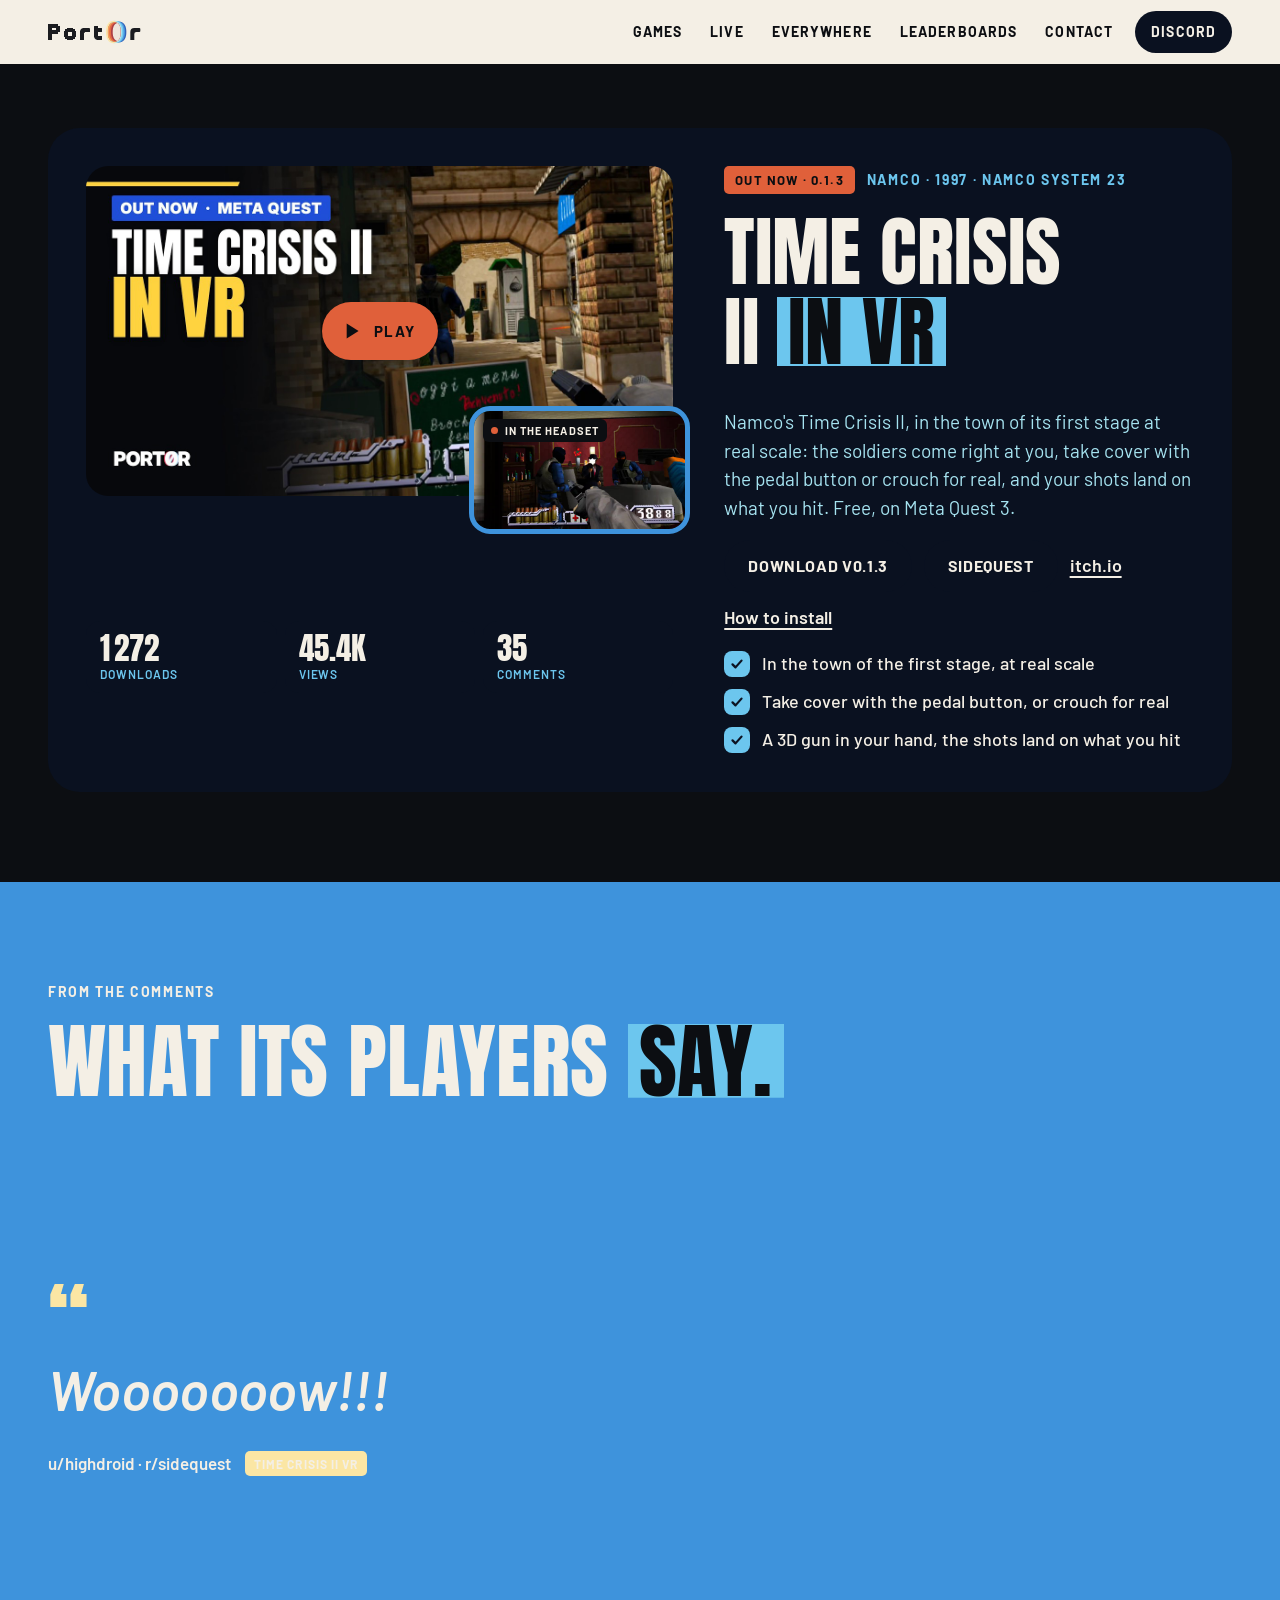
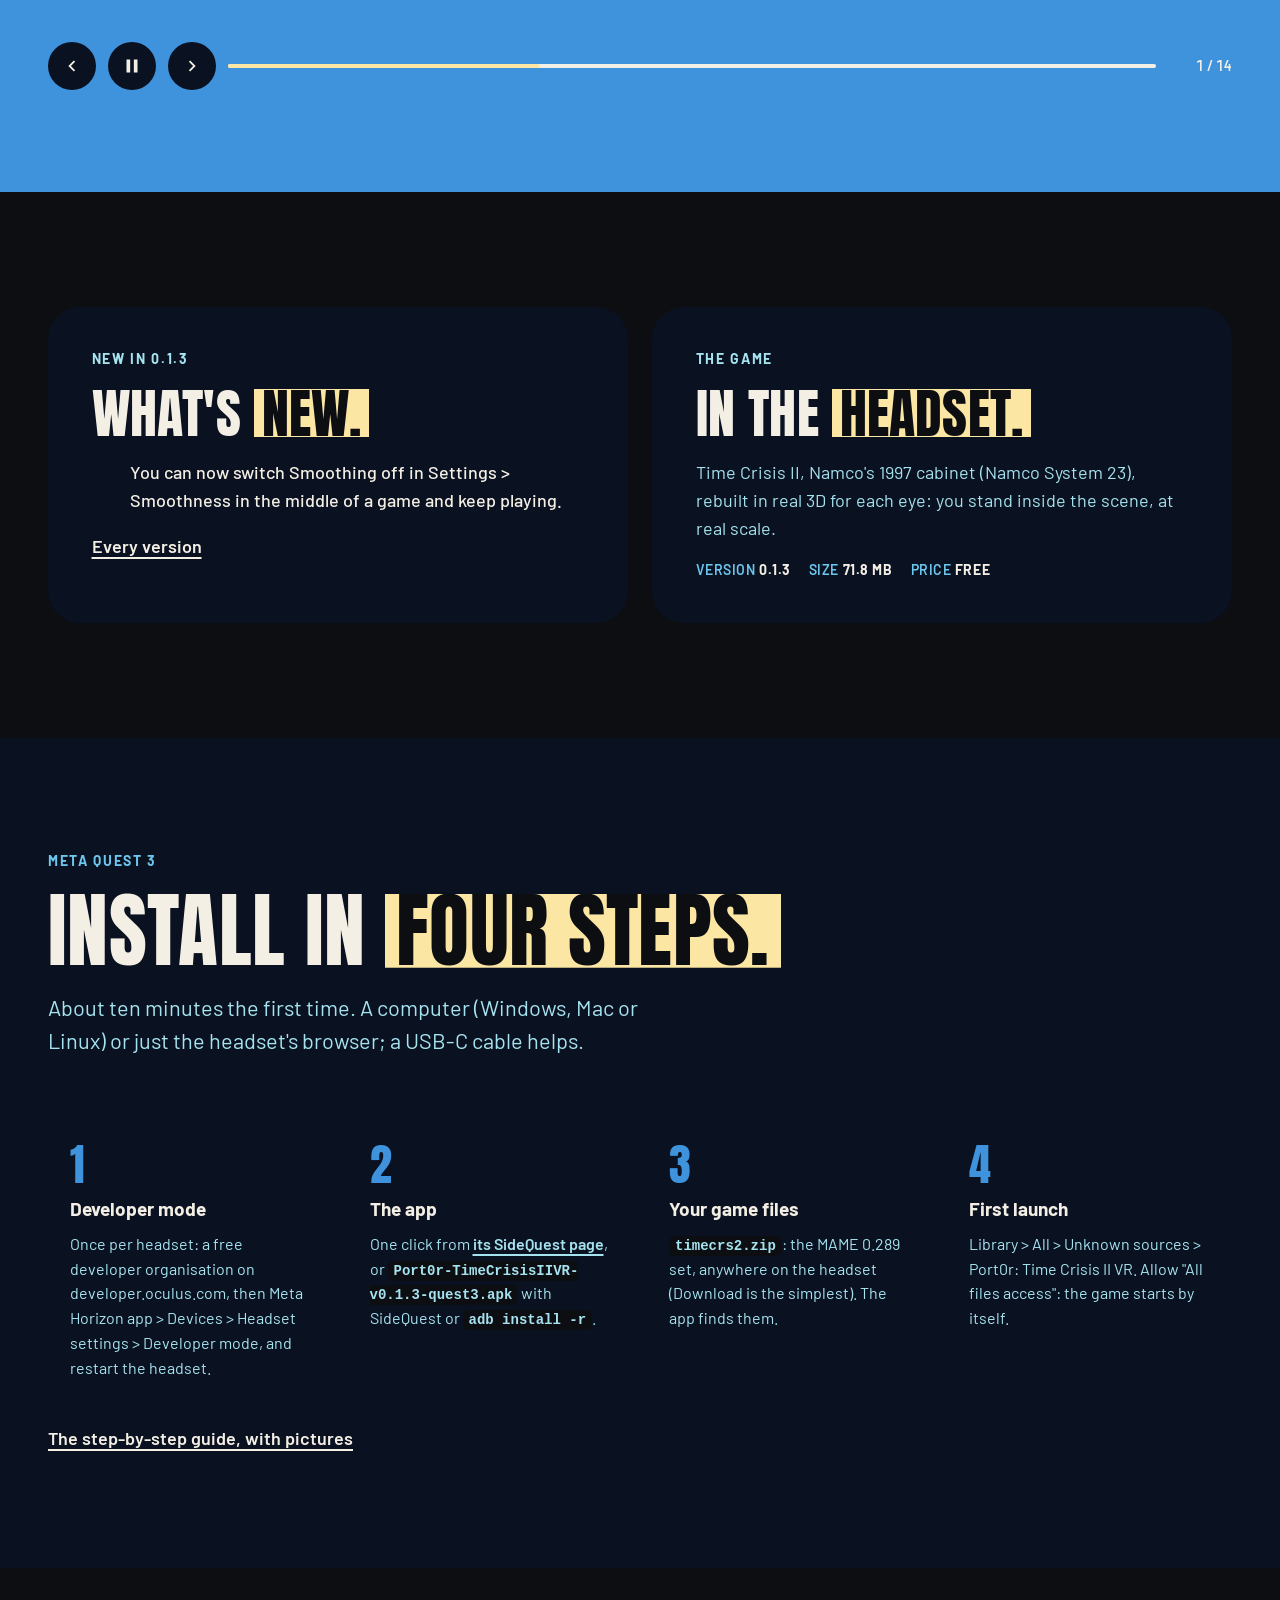
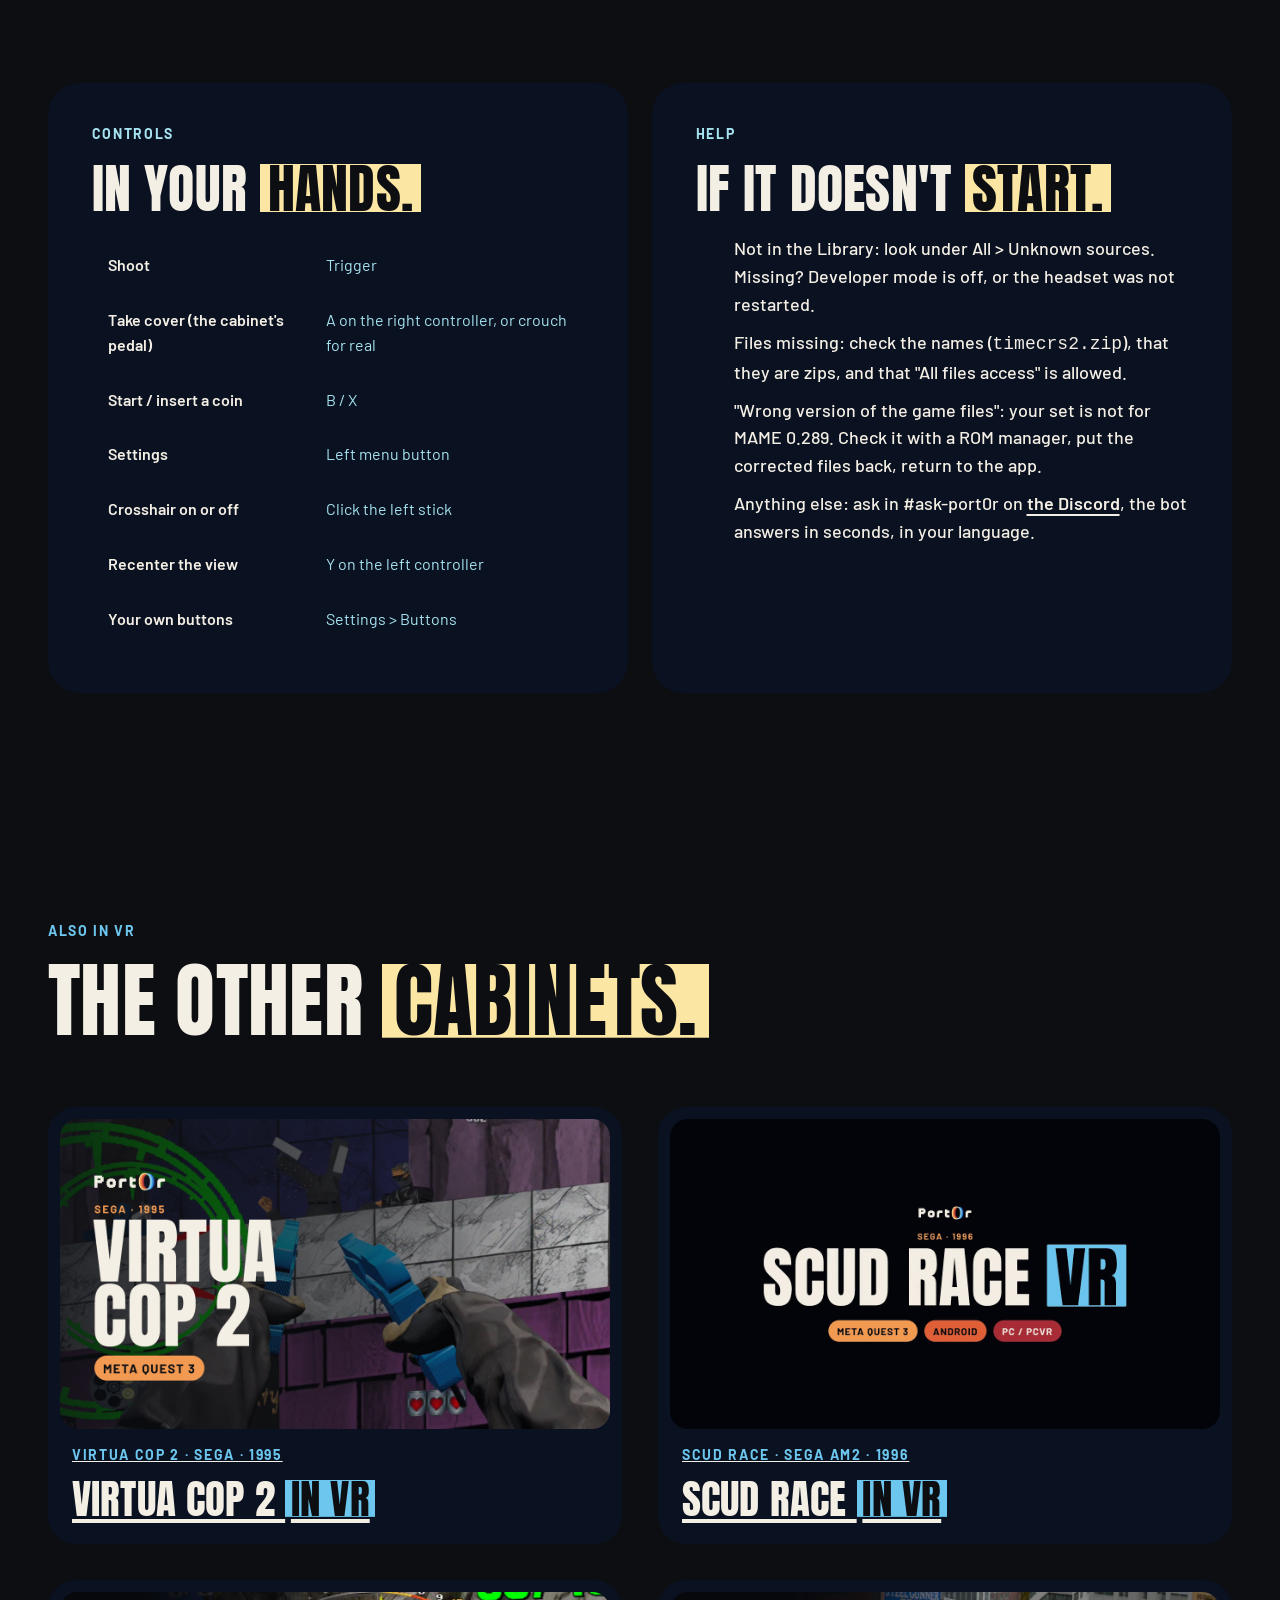
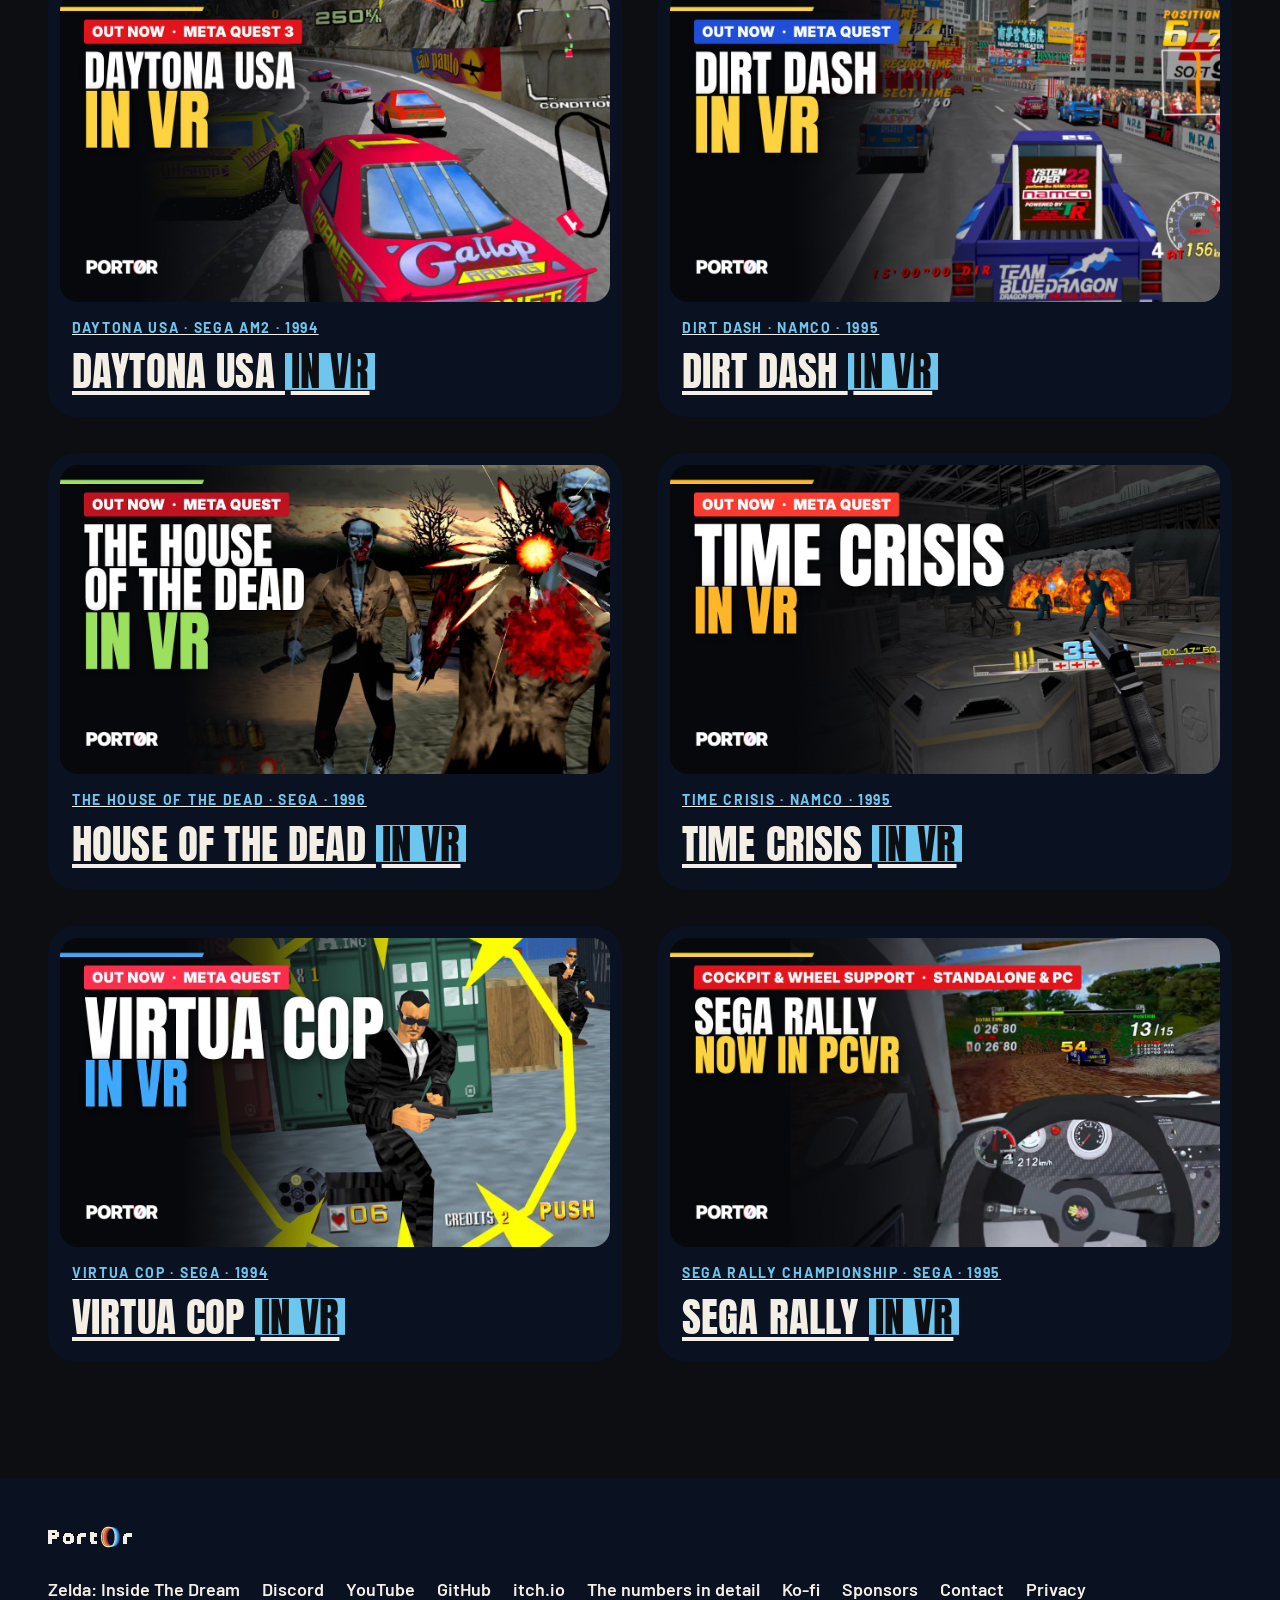
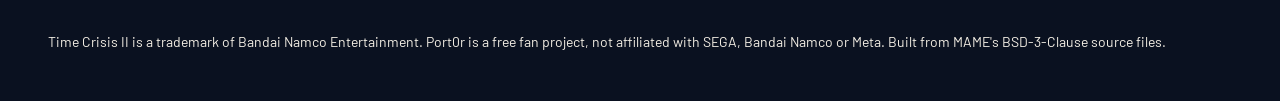
<file: time-crisis-ii-vr/index.html>
<!doctype html>
<html lang="en">
<head>
<meta charset="utf-8">
<meta name="viewport" content="width=device-width, initial-scale=1, viewport-fit=cover">
<title>Port0r: Time Crisis II VR: Time Crisis II in real 3D VR on Meta Quest 3</title>
<meta name="description" content="Namco&#x27;s Time Crisis II, in the town of its first stage at real scale: the soldiers come right at you, take cover with the pedal button or crouch for real, and your shots land on what you hit. Free, on Meta Quest 3. Version 0.1.3.">
<meta property="og:title" content="Port0r: Time Crisis II VR: Time Crisis II in real 3D VR">
<meta property="og:description" content="Namco&#x27;s Time Crisis II, in the town of its first stage at real scale: the soldiers come right at you, take cover with the pedal button or crouch for real, and your shots land on what you hit.">
<meta property="og:image" content="https://port0r.com/assets/yt/_7ZEGjgzLc4.jpg">
<meta property="og:url" content="https://port0r.com/time-crisis-ii-vr/">
<meta name="twitter:card" content="summary_large_image">
<meta name="theme-color" content="#f4efe5">
<link rel="icon" href="../assets/port0r-icon.svg">
<link rel="preconnect" href="https://fonts.googleapis.com">
<link rel="preconnect" href="https://fonts.gstatic.com" crossorigin>
<link href="https://fonts.googleapis.com/css2?family=Anton&family=Barlow:ital,wght@0,400;0,500;0,600;0,700;1,600&display=swap" rel="stylesheet">
<script>
try { const theme = localStorage.getItem("port0r-theme") || "light"; if (theme !== "system") document.documentElement.dataset.theme = theme === "dark" ? "dark" : "light"; }
catch (_) { document.documentElement.dataset.theme = "light"; }
</script>
<link rel="stylesheet" href="../site.css?v=20261030-softveil">
<script type="application/ld+json">
{"@context": "https://schema.org", "@type": "SoftwareApplication", "name": "Port0r: Time Crisis II VR", "operatingSystem": "Meta Quest (Android)",
 "applicationCategory": "GameApplication", "softwareVersion": "0.1.3", "offers": {"@type": "Offer", "price": "0", "priceCurrency": "EUR"},
 "downloadUrl": "https://github.com/jacquesdupontd/port0r/releases/tag/timecrs2-v0.1.3", "url": "https://port0r.com/time-crisis-ii-vr/"}
</script>
</head>
<body data-game="timecrs2">
<a class="skip" href="#content">Skip to the content</a>
<header class="top solid" id="top">
  <div class="wrap">
    <a class="mark" href="../" aria-label="Port0r, home"><img class="on-light" src="../assets/port0r-wordmark-light.svg" alt="Port0r" width="116" height="24"><img class="on-dark" src="../assets/port0r-wordmark.svg" alt="" width="116" height="24"></a>
    <nav aria-label="Sections">
      <a href="../#games">Games</a>
      <a href="../#live">Live</a>
      <a class="opt" href="../#everywhere">Everywhere</a>
      <a class="opt" href="../leaderboard.html">Leaderboards</a>
      <a class="opt" href="../contact/">Contact</a>
      <a class="btn sm" href="https://discord.gg/XMk7GgapuN">Discord</a>
    </nav>
  </div>
</header>

<main id="content">
<section class="page-head" style="padding-bottom:0">
  <div class="wrap">
    <article class="game" data-game="timecrs2" style="margin-top:8px">
      <div class="stage">
        <button class="yt" type="button" data-id="_7ZEGjgzLc4" aria-label="Play the Time Crisis II VR video"><img src="../assets/yt/_7ZEGjgzLc4.jpg" alt="Time Crisis II VR: the red restaurant, soldiers at the tables, hits"><span class="play"><svg viewBox="0 0 24 24" aria-hidden="true"><path fill="currentColor" d="M8 5v14l11-7z"/></svg>Play</span><span class="views" data-views="_7ZEGjgzLc4"></span></button>
        <figure class="pip"><video class="clip" muted loop playsinline preload="none" poster="../assets/clip-tc2.jpg" data-src="../assets/clip-tc2.mp4" aria-label="Time Crisis II VR, recorded in the headset: the red restaurant, soldiers at the tables, hits"></video><figcaption class="tag"><span class="dot" aria-hidden="true"></span>In the headset</figcaption></figure>
      </div>
      <div class="extra">
        <div class="nums" data-g="timecrs2">
          <div><b data-k="downloads">&nbsp;</b><small>Downloads</small></div>
          <div><b data-k="views">&nbsp;</b><small>Views</small></div>
          <div><b data-k="comments">&nbsp;</b><small>Comments</small></div>
        </div>
      </div>
      <div class="info">
        <div class="meta"><span class="chip">Out now · 0.1.3</span><span class="kicker">Namco · 1997 · Namco System 23</span></div>
        <h1 class="gt">Time Crisis II <span class="hl">in VR</span></h1>
        <p class="lead gl">Namco&#x27;s Time Crisis II, in the town of its first stage at real scale: the soldiers come right at you, take cover with the pedal button or crouch for real, and your shots land on what you hit. Free, on Meta Quest 3.</p>
        <ul class="feat"><li>In the town of the first stage, at real scale</li><li>Take cover with the pedal button, or crouch for real</li><li>A 3D gun in your hand, the shots land on what you hit</li></ul>
        <div class="row">
          <a class="btn" href="https://github.com/jacquesdupontd/port0r/releases/tag/timecrs2-v0.1.3">Download v0.1.3</a>
          <a class="btn soft" href="https://sidequestvr.com/app/63359/port0r-time-crisis-ii-vr">SideQuest</a>
          
          <a class="link" href="https://port0r.itch.io/time-crisis-ii-vr">itch.io</a>
          <a class="link" href="#install">How to install</a>
        </div>
      </div>
    </article>
  </div>
</section>

<section class="voices" id="players" aria-labelledby="voices-title" style="margin-top:clamp(56px,7vw,96px)">
  <div class="wrap">
    <header class="head">
      <p class="kicker">From the comments</p>
      <h2 class="converge" id="voices-title">What its players <span class="hl" style="--c:var(--cyan);--on:#0c0e12">say.</span></h2>
    </header>
    <figure class="quote" id="quote" data-only="timecrs2" aria-live="polite">
      <blockquote id="q-text">&nbsp;</blockquote>
      <figcaption class="who" id="q-who"></figcaption>
    </figure>
    <div class="qbar">
      <button type="button" id="q-prev" aria-label="Previous comment"><svg viewBox="0 0 24 24" aria-hidden="true"><path fill="currentColor" d="M15.4 7.4 14 6l-6 6 6 6 1.4-1.4-4.6-4.6z"/></svg></button>
      <button type="button" id="q-pause" aria-label="Pause"><svg viewBox="0 0 24 24" aria-hidden="true"><path fill="currentColor" d="M6 19h4V5H6v14zm8-14v14h4V5h-4z"/></svg></button>
      <button type="button" id="q-next" aria-label="Next comment"><svg viewBox="0 0 24 24" aria-hidden="true"><path fill="currentColor" d="M10 6 8.6 7.4l4.6 4.6-4.6 4.6L10 18l6-6z"/></svg></button>
      <span class="track" aria-hidden="true"><i id="q-track"></i></span>
      <span class="count" id="q-count"></span>
    </div>
  </div>
</section>

<section class="band">
  <div class="wrap duo">
    <div class="panel give">
      <p class="kicker">New in 0.1.3</p>
      <h3>What's <span class="hl">new.</span></h3>
      <ul class="feat"><li>You can now switch Smoothing off in Settings &gt; Smoothness in the middle of a game and keep playing.</li></ul>
      <a class="link" href="https://github.com/jacquesdupontd/port0r/blob/main/CHANGELOG.md">Every version</a>
    </div>
    <div class="panel give">
      <p class="kicker">The game</p>
      <h3>In the <span class="hl">headset.</span></h3>
      <p>Time Crisis II, Namco's 1997 cabinet (Namco System 23), rebuilt in real 3D for each eye: you stand inside the scene, at real scale.</p>
      <p class="spec" style="display:flex;flex-wrap:wrap;gap:6px 18px;font:600 14px/1.3 var(--text);letter-spacing:.04em;text-transform:uppercase;color:var(--ink-3)"><span>Version <b style="color:var(--ink)">0.1.3</b></span><span>Size <b style="color:var(--ink)">71.8 MB</b></span><span>Price <b style="color:var(--ink)">free</b></span></p>
    </div>
  </div>
</section>

<section class="band alt" id="install">
  <div class="wrap">
    <header class="head">
      <p class="kicker">Meta Quest 3</p>
      <h2 class="converge">Install in <span class="hl">four steps.</span></h2>
      <p class="lead">About ten minutes the first time. A computer (Windows, Mac or Linux) or just the headset's browser; a USB-C cable helps.</p>
    </header>
    <ol class="steps" style="grid-template-columns:repeat(auto-fit,minmax(min(100%,240px),1fr))">
      <li><b>Developer mode</b><span>Once per headset: a free developer organisation on developer.oculus.com, then Meta Horizon app &gt; Devices &gt; Headset settings &gt; Developer mode, and restart the headset.</span></li>
      <li><b>The app</b><span>One click from <a class="link" href="https://sidequestvr.com/app/63359/port0r-time-crisis-ii-vr">its SideQuest page</a>, or <code>Port0r-TimeCrisisIIVR-v0.1.3-quest3.apk</code> with SideQuest or <code>adb install -r</code>.</span></li>
      <li><b>Your game files</b><span><code>timecrs2.zip</code>: the MAME 0.289 set, anywhere on the headset (Download is the simplest). The app finds them.</span></li>
      <li><b>First launch</b><span>Library &gt; All &gt; Unknown sources &gt; Port0r: Time Crisis II VR. Allow "All files access": the game starts by itself.</span></li>
    </ol>
    
    <a class="link" href="https://github.com/jacquesdupontd/port0r#install-on-meta-quest-time-crisis-vr-cop-vr-and-rally-vr">The step-by-step guide, with pictures</a>
  </div>
</section>

<section class="band">
  <div class="wrap duo">
    <div class="panel give">
      <p class="kicker">Controls</p>
      <h3>In your <span class="hl">hands.</span></h3>
      <table class="ctl"><tbody><tr><td>Shoot</td><td>Trigger</td></tr><tr><td>Take cover (the cabinet&#x27;s pedal)</td><td>A on the right controller, or crouch for real</td></tr><tr><td>Start / insert a coin</td><td>B / X</td></tr><tr><td>Settings</td><td>Left menu button</td></tr><tr><td>Crosshair on or off</td><td>Click the left stick</td></tr><tr><td>Recenter the view</td><td>Y on the left controller</td></tr><tr><td>Your own buttons</td><td>Settings &gt; Buttons</td></tr></tbody></table>
    </div>
    <div class="panel give">
      <p class="kicker">Help</p>
      <h3>If it doesn't <span class="hl">start.</span></h3>
      <ul class="feat">
        <li>Not in the Library: look under All &gt; Unknown sources. Missing? Developer mode is off, or the headset was not restarted.</li>
        <li>Files missing: check the names (<code>timecrs2.zip</code>), that they are zips, and that "All files access" is allowed.</li>
        <li>"Wrong version of the game files": your set is not for MAME 0.289. Check it with a ROM manager, put the corrected files back, return to the app.</li>
        <li>Anything else: ask in #ask-port0r on <a class="link" href="https://discord.gg/XMk7GgapuN">the Discord</a>, the bot answers in seconds, in your language.</li>
      </ul>
    </div>
  </div>
</section>


<section class="band">
  <div class="wrap">
    <header class="head"><p class="kicker">Also in VR</p><h2 class="converge">The other <span class="hl">cabinets.</span></h2></header>
    <div class="plats"><a class="plat other" data-game="cop2" href="../cop-2-vr/"><span class="yt" style="cursor:pointer"><img src="../assets/yt/mBV8_gGyiBA.jpg" alt="" loading="lazy"></span><span class="body"><span class="kicker">Virtua Cop 2 · Sega · 1995</span><h3>Virtua Cop 2 <span class="hl">in VR</span></h3></span></a><a class="plat other" data-game="scud" href="../scud-race-vr/"><span class="yt" style="cursor:pointer"><img src="../assets/yt/r90VKyOhWvY.jpg" alt="" loading="lazy"></span><span class="body"><span class="kicker">Scud Race · Sega AM2 · 1996</span><h3>Scud Race <span class="hl">in VR</span></h3></span></a><a class="plat other" data-game="daytona" href="../daytona-usa-vr/"><span class="yt" style="cursor:pointer"><img src="../assets/yt/toPG4va9joY.jpg" alt="" loading="lazy"></span><span class="body"><span class="kicker">Daytona USA · Sega AM2 · 1994</span><h3>Daytona USA <span class="hl">in VR</span></h3></span></a><a class="plat other" data-game="dirtdash" href="../dirt-dash-vr/"><span class="yt" style="cursor:pointer"><img src="../assets/yt/PN8u_SZXYpQ.jpg" alt="" loading="lazy"></span><span class="body"><span class="kicker">Dirt Dash · Namco · 1995</span><h3>Dirt Dash <span class="hl">in VR</span></h3></span></a><a class="plat other" data-game="hotd" href="../house-of-the-dead-vr/"><span class="yt" style="cursor:pointer"><img src="../assets/yt/JEYKmI-9PBE.jpg" alt="" loading="lazy"></span><span class="body"><span class="kicker">The House of the Dead · Sega · 1996</span><h3>House of the Dead <span class="hl">in VR</span></h3></span></a><a class="plat other" data-game="timecris" href="../time-crisis-vr/"><span class="yt" style="cursor:pointer"><img src="../assets/yt/F7Ig3bwq7K8.jpg" alt="" loading="lazy"></span><span class="body"><span class="kicker">Time Crisis · Namco · 1995</span><h3>Time Crisis <span class="hl">in VR</span></h3></span></a><a class="plat other" data-game="cop" href="../cop-vr/"><span class="yt" style="cursor:pointer"><img src="../assets/yt/1qCQorbbdPc.jpg" alt="" loading="lazy"></span><span class="body"><span class="kicker">Virtua Cop · Sega · 1994</span><h3>Virtua Cop <span class="hl">in VR</span></h3></span></a><a class="plat other" data-game="rally" href="../rally-vr/"><span class="yt" style="cursor:pointer"><img src="../assets/yt/_Nm22_u1s7Y.jpg" alt="" loading="lazy"></span><span class="body"><span class="kicker">Sega Rally Championship · Sega · 1995</span><h3>Sega Rally <span class="hl">in VR</span></h3></span></a></div>
  </div>
</section>
</main>

<footer class="foot">
  <div class="wrap">
    <img src="../assets/port0r-wordmark.svg" alt="Port0r" width="116" height="24">
    <nav aria-label="Elsewhere">
      <a href="/zelda-inside-the-dream/">Zelda: Inside The Dream</a>
      <a href="https://discord.gg/XMk7GgapuN">Discord</a>
      <a href="https://www.youtube.com/@jacquesdupontd">YouTube</a>
      <a href="https://github.com/jacquesdupontd/port0r">GitHub</a>
      <a href="https://port0r.itch.io/">itch.io</a>
      <a href="../stats/">The numbers in detail</a>
      <a href="https://ko-fi.com/port0r">Ko-fi</a>
      <a href="https://github.com/sponsors/jacquesdupontd">Sponsors</a>
      <a href="../contact/">Contact</a>
      <a href="../privacy/">Privacy</a>
    </nav>
    <p class="legal">Time Crisis II is a trademark of Bandai Namco Entertainment. Port0r is a free fan project, not affiliated with SEGA, Bandai Namco or Meta. Built from MAME's BSD-3-Clause source files.</p>
  </div>
</footer>
<dialog class="watch" id="watch" aria-label="Video"><div class="watch-in"><button type="button" class="watch-x" aria-label="Close" data-close><svg viewBox="0 0 24 24" aria-hidden="true"><path fill="currentColor" d="M19 6.41 17.59 5 12 10.59 6.41 5 5 6.41 10.59 12 5 17.59 6.41 19 12 13.41 17.59 19 19 17.59 13.41 12z"/></svg></button><div class="watch-frame"></div></div></dialog>
<script src="../site.js?v=20261030-eightcolors-v2" defer></script>
<script src="../hit.js?v=20261021a" defer></script>
</body>
</html>
</file>
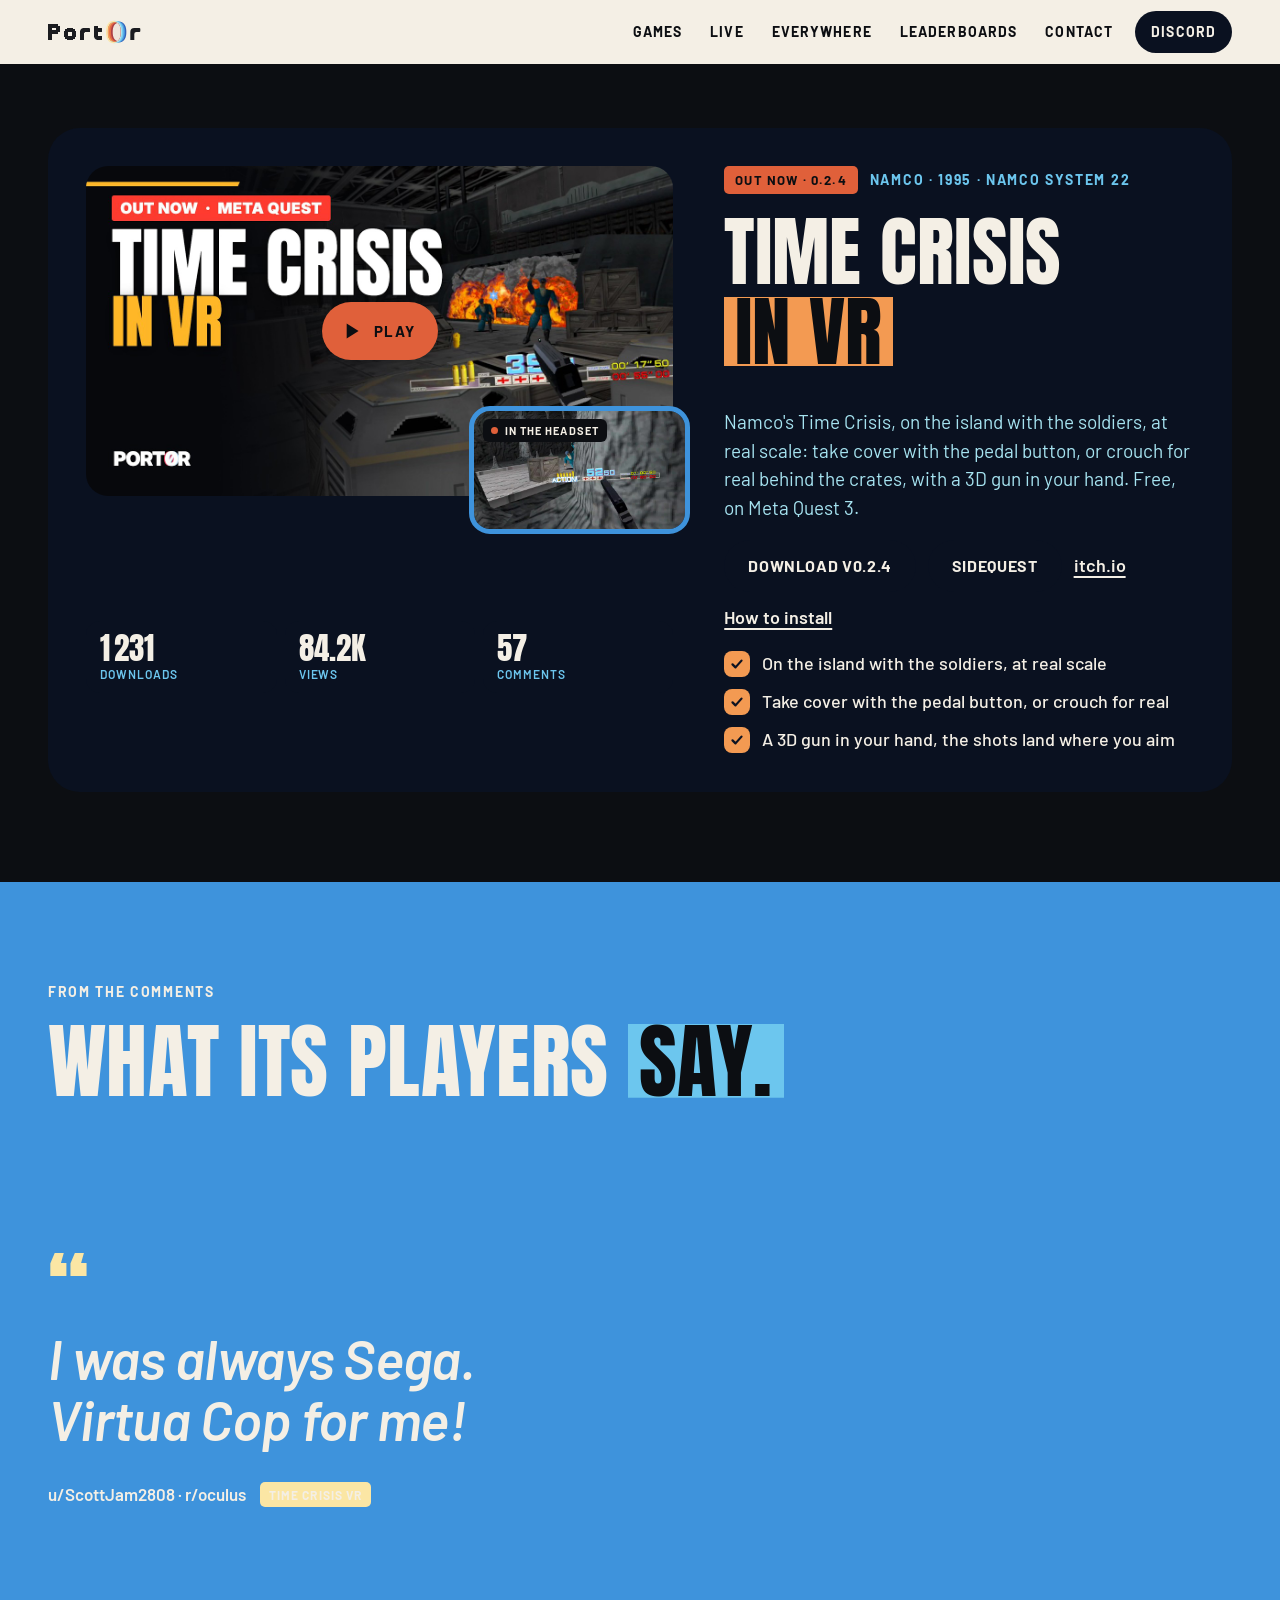
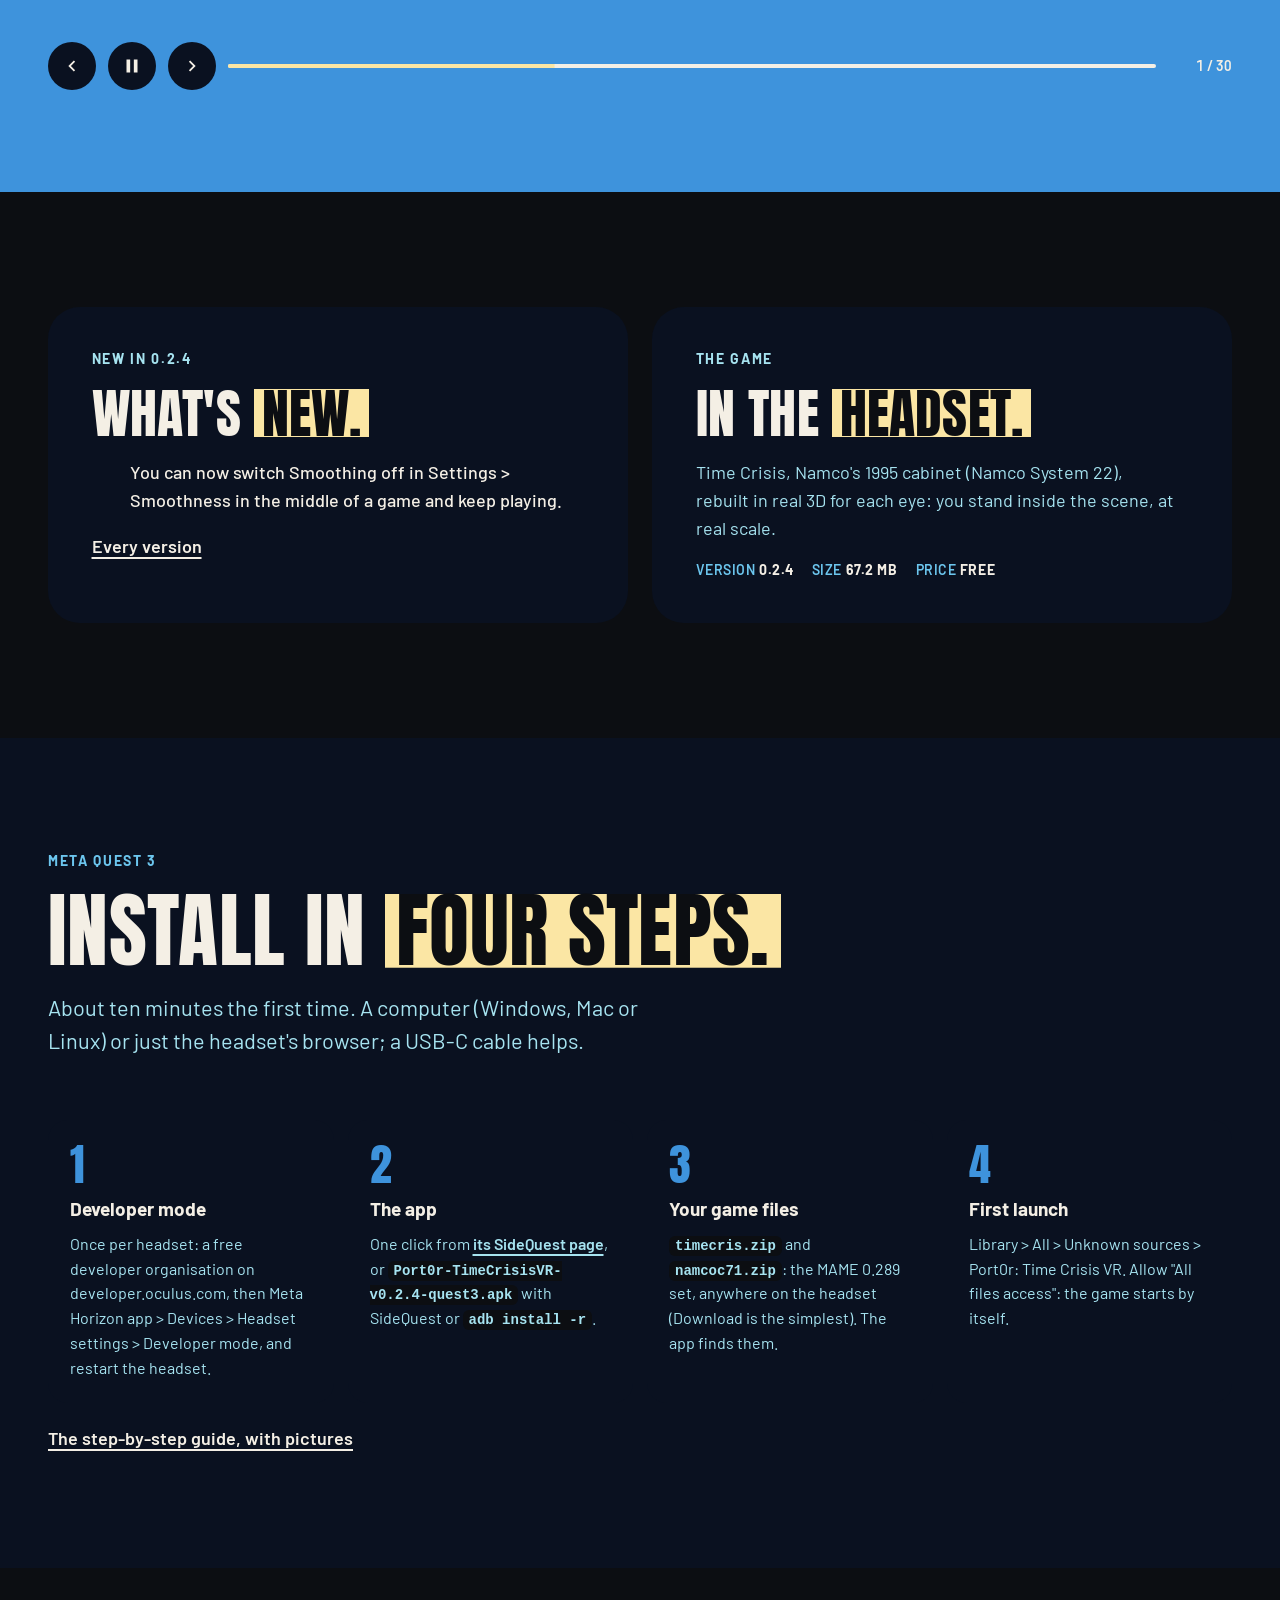
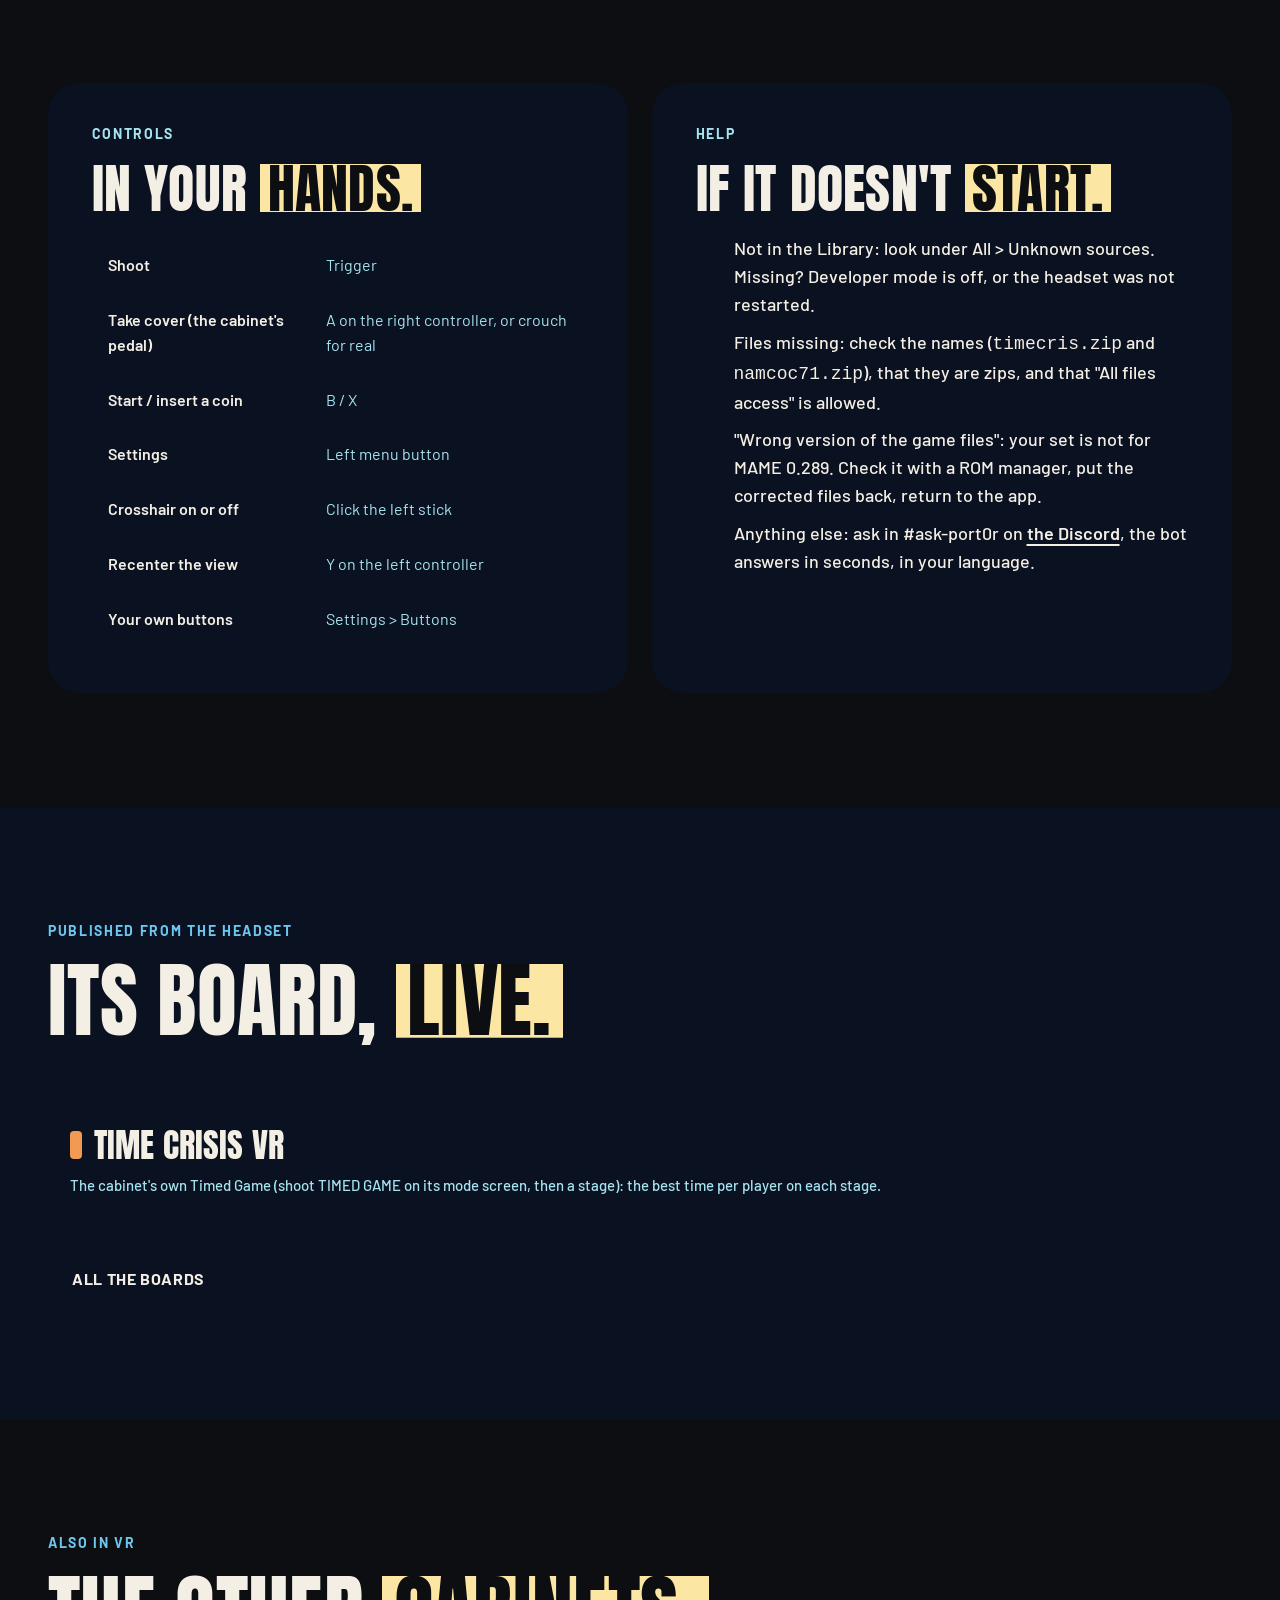
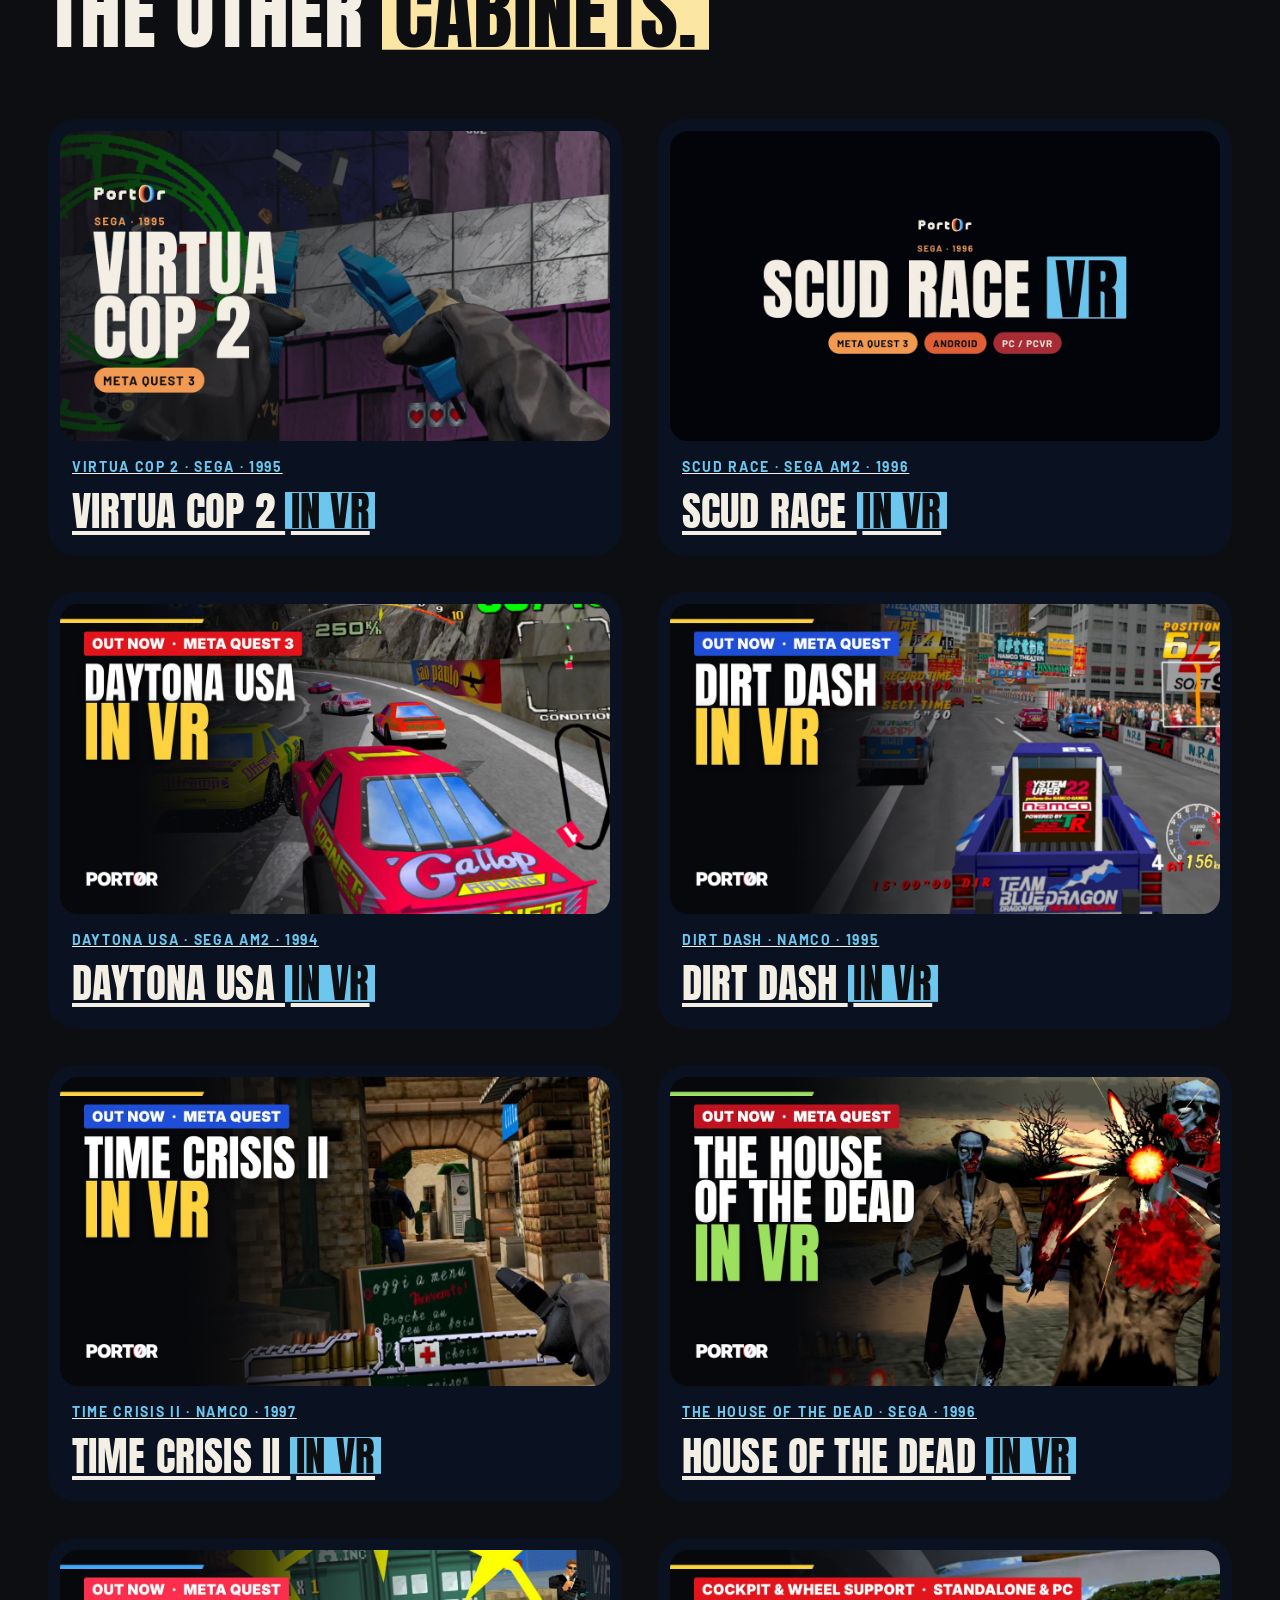
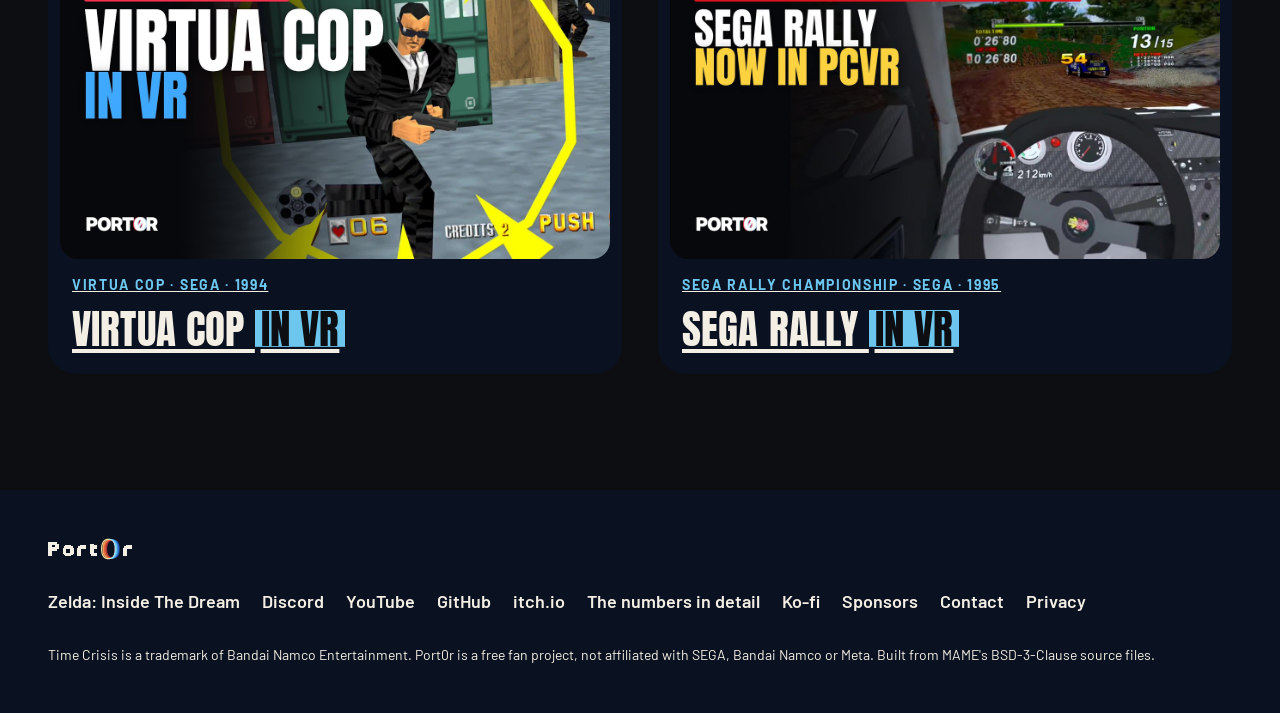
<file: time-crisis-vr/index.html>
<!doctype html>
<html lang="en">
<head>
<meta charset="utf-8">
<meta name="viewport" content="width=device-width, initial-scale=1, viewport-fit=cover">
<title>Port0r: Time Crisis VR: Time Crisis in real 3D VR on Meta Quest 3</title>
<meta name="description" content="Namco&#x27;s Time Crisis, on the island with the soldiers, at real scale: take cover with the pedal button, or crouch for real behind the crates, with a 3D gun in your hand. Free, on Meta Quest 3. Version 0.2.4.">
<meta property="og:title" content="Port0r: Time Crisis VR: Time Crisis in real 3D VR">
<meta property="og:description" content="Namco&#x27;s Time Crisis, on the island with the soldiers, at real scale: take cover with the pedal button, or crouch for real behind the crates, with a 3D gun in your hand.">
<meta property="og:image" content="https://port0r.com/assets/yt/F7Ig3bwq7K8.jpg">
<meta property="og:url" content="https://port0r.com/time-crisis-vr/">
<meta name="twitter:card" content="summary_large_image">
<meta name="theme-color" content="#f4efe5">
<link rel="icon" href="../assets/port0r-icon.svg">
<link rel="preconnect" href="https://fonts.googleapis.com">
<link rel="preconnect" href="https://fonts.gstatic.com" crossorigin>
<link href="https://fonts.googleapis.com/css2?family=Anton&family=Barlow:ital,wght@0,400;0,500;0,600;0,700;1,600&display=swap" rel="stylesheet">
<script>
try { const theme = localStorage.getItem("port0r-theme") || "light"; if (theme !== "system") document.documentElement.dataset.theme = theme === "dark" ? "dark" : "light"; }
catch (_) { document.documentElement.dataset.theme = "light"; }
</script>
<link rel="stylesheet" href="../site.css?v=20261030-softveil">
<script type="application/ld+json">
{"@context": "https://schema.org", "@type": "SoftwareApplication", "name": "Port0r: Time Crisis VR", "operatingSystem": "Meta Quest (Android)",
 "applicationCategory": "GameApplication", "softwareVersion": "0.2.4", "offers": {"@type": "Offer", "price": "0", "priceCurrency": "EUR"},
 "downloadUrl": "https://github.com/jacquesdupontd/port0r/releases/tag/timecris-v0.2.4", "url": "https://port0r.com/time-crisis-vr/"}
</script>
</head>
<body data-game="timecris">
<a class="skip" href="#content">Skip to the content</a>
<header class="top solid" id="top">
  <div class="wrap">
    <a class="mark" href="../" aria-label="Port0r, home"><img class="on-light" src="../assets/port0r-wordmark-light.svg" alt="Port0r" width="116" height="24"><img class="on-dark" src="../assets/port0r-wordmark.svg" alt="" width="116" height="24"></a>
    <nav aria-label="Sections">
      <a href="../#games">Games</a>
      <a href="../#live">Live</a>
      <a class="opt" href="../#everywhere">Everywhere</a>
      <a class="opt" href="../leaderboard.html">Leaderboards</a>
      <a class="opt" href="../contact/">Contact</a>
      <a class="btn sm" href="https://discord.gg/XMk7GgapuN">Discord</a>
    </nav>
  </div>
</header>

<main id="content">
<section class="page-head" style="padding-bottom:0">
  <div class="wrap">
    <article class="game" data-game="timecris" style="margin-top:8px">
      <div class="stage">
        <button class="yt" type="button" data-id="F7Ig3bwq7K8" aria-label="Play the Time Crisis VR video"><img src="../assets/yt/F7Ig3bwq7K8.jpg" alt="Time Crisis VR: the cave, the forklift blown up, the gun in hand"><span class="play"><svg viewBox="0 0 24 24" aria-hidden="true"><path fill="currentColor" d="M8 5v14l11-7z"/></svg>Play</span><span class="views" data-views="F7Ig3bwq7K8"></span></button>
        <figure class="pip"><video class="clip" muted loop playsinline preload="none" poster="../assets/clip-timecris.jpg" data-src="../assets/clip-timecris.mp4" aria-label="Time Crisis VR, recorded in the headset: the cave, the forklift blown up, the gun in hand"></video><figcaption class="tag"><span class="dot" aria-hidden="true"></span>In the headset</figcaption></figure>
      </div>
      <div class="extra">
        <div class="nums" data-g="timecris">
          <div><b data-k="downloads">&nbsp;</b><small>Downloads</small></div>
          <div><b data-k="views">&nbsp;</b><small>Views</small></div>
          <div><b data-k="comments">&nbsp;</b><small>Comments</small></div>
        </div>
      </div>
      <div class="info">
        <div class="meta"><span class="chip">Out now · 0.2.4</span><span class="kicker">Namco · 1995 · Namco System 22</span></div>
        <h1 class="gt">Time Crisis <span class="hl">in VR</span></h1>
        <p class="lead gl">Namco&#x27;s Time Crisis, on the island with the soldiers, at real scale: take cover with the pedal button, or crouch for real behind the crates, with a 3D gun in your hand. Free, on Meta Quest 3.</p>
        <ul class="feat"><li>On the island with the soldiers, at real scale</li><li>Take cover with the pedal button, or crouch for real</li><li>A 3D gun in your hand, the shots land where you aim</li></ul>
        <div class="row">
          <a class="btn" href="https://github.com/jacquesdupontd/port0r/releases/tag/timecris-v0.2.4">Download v0.2.4</a>
          <a class="btn soft" href="https://sidequestvr.com/app/63135/port0r-time-crisis-vr">SideQuest</a>
          
          <a class="link" href="https://port0r.itch.io/time-crisis-vr">itch.io</a>
          <a class="link" href="#install">How to install</a>
        </div>
      </div>
    </article>
  </div>
</section>

<section class="voices" id="players" aria-labelledby="voices-title" style="margin-top:clamp(56px,7vw,96px)">
  <div class="wrap">
    <header class="head">
      <p class="kicker">From the comments</p>
      <h2 class="converge" id="voices-title">What its players <span class="hl" style="--c:var(--cyan);--on:#0c0e12">say.</span></h2>
    </header>
    <figure class="quote" id="quote" data-only="timecris" aria-live="polite">
      <blockquote id="q-text">&nbsp;</blockquote>
      <figcaption class="who" id="q-who"></figcaption>
    </figure>
    <div class="qbar">
      <button type="button" id="q-prev" aria-label="Previous comment"><svg viewBox="0 0 24 24" aria-hidden="true"><path fill="currentColor" d="M15.4 7.4 14 6l-6 6 6 6 1.4-1.4-4.6-4.6z"/></svg></button>
      <button type="button" id="q-pause" aria-label="Pause"><svg viewBox="0 0 24 24" aria-hidden="true"><path fill="currentColor" d="M6 19h4V5H6v14zm8-14v14h4V5h-4z"/></svg></button>
      <button type="button" id="q-next" aria-label="Next comment"><svg viewBox="0 0 24 24" aria-hidden="true"><path fill="currentColor" d="M10 6 8.6 7.4l4.6 4.6-4.6 4.6L10 18l6-6z"/></svg></button>
      <span class="track" aria-hidden="true"><i id="q-track"></i></span>
      <span class="count" id="q-count"></span>
    </div>
  </div>
</section>

<section class="band">
  <div class="wrap duo">
    <div class="panel give">
      <p class="kicker">New in 0.2.4</p>
      <h3>What's <span class="hl">new.</span></h3>
      <ul class="feat"><li>You can now switch Smoothing off in Settings &gt; Smoothness in the middle of a game and keep playing.</li></ul>
      <a class="link" href="https://github.com/jacquesdupontd/port0r/blob/main/CHANGELOG.md">Every version</a>
    </div>
    <div class="panel give">
      <p class="kicker">The game</p>
      <h3>In the <span class="hl">headset.</span></h3>
      <p>Time Crisis, Namco's 1995 cabinet (Namco System 22), rebuilt in real 3D for each eye: you stand inside the scene, at real scale.</p>
      <p class="spec" style="display:flex;flex-wrap:wrap;gap:6px 18px;font:600 14px/1.3 var(--text);letter-spacing:.04em;text-transform:uppercase;color:var(--ink-3)"><span>Version <b style="color:var(--ink)">0.2.4</b></span><span>Size <b style="color:var(--ink)">67.2 MB</b></span><span>Price <b style="color:var(--ink)">free</b></span></p>
    </div>
  </div>
</section>

<section class="band alt" id="install">
  <div class="wrap">
    <header class="head">
      <p class="kicker">Meta Quest 3</p>
      <h2 class="converge">Install in <span class="hl">four steps.</span></h2>
      <p class="lead">About ten minutes the first time. A computer (Windows, Mac or Linux) or just the headset's browser; a USB-C cable helps.</p>
    </header>
    <ol class="steps" style="grid-template-columns:repeat(auto-fit,minmax(min(100%,240px),1fr))">
      <li><b>Developer mode</b><span>Once per headset: a free developer organisation on developer.oculus.com, then Meta Horizon app &gt; Devices &gt; Headset settings &gt; Developer mode, and restart the headset.</span></li>
      <li><b>The app</b><span>One click from <a class="link" href="https://sidequestvr.com/app/63135/port0r-time-crisis-vr">its SideQuest page</a>, or <code>Port0r-TimeCrisisVR-v0.2.4-quest3.apk</code> with SideQuest or <code>adb install -r</code>.</span></li>
      <li><b>Your game files</b><span><code>timecris.zip</code> and <code>namcoc71.zip</code>: the MAME 0.289 set, anywhere on the headset (Download is the simplest). The app finds them.</span></li>
      <li><b>First launch</b><span>Library &gt; All &gt; Unknown sources &gt; Port0r: Time Crisis VR. Allow "All files access": the game starts by itself.</span></li>
    </ol>
    
    <a class="link" href="https://github.com/jacquesdupontd/port0r#install-on-meta-quest-time-crisis-vr-cop-vr-and-rally-vr">The step-by-step guide, with pictures</a>
  </div>
</section>

<section class="band">
  <div class="wrap duo">
    <div class="panel give">
      <p class="kicker">Controls</p>
      <h3>In your <span class="hl">hands.</span></h3>
      <table class="ctl"><tbody><tr><td>Shoot</td><td>Trigger</td></tr><tr><td>Take cover (the cabinet&#x27;s pedal)</td><td>A on the right controller, or crouch for real</td></tr><tr><td>Start / insert a coin</td><td>B / X</td></tr><tr><td>Settings</td><td>Left menu button</td></tr><tr><td>Crosshair on or off</td><td>Click the left stick</td></tr><tr><td>Recenter the view</td><td>Y on the left controller</td></tr><tr><td>Your own buttons</td><td>Settings &gt; Buttons</td></tr></tbody></table>
    </div>
    <div class="panel give">
      <p class="kicker">Help</p>
      <h3>If it doesn't <span class="hl">start.</span></h3>
      <ul class="feat">
        <li>Not in the Library: look under All &gt; Unknown sources. Missing? Developer mode is off, or the headset was not restarted.</li>
        <li>Files missing: check the names (<code>timecris.zip</code> and <code>namcoc71.zip</code>), that they are zips, and that "All files access" is allowed.</li>
        <li>"Wrong version of the game files": your set is not for MAME 0.289. Check it with a ROM manager, put the corrected files back, return to the app.</li>
        <li>Anything else: ask in #ask-port0r on <a class="link" href="https://discord.gg/XMk7GgapuN">the Discord</a>, the bot answers in seconds, in your language.</li>
      </ul>
    </div>
  </div>
</section>

<section class="band alt" id="leaderboards">
  <div class="wrap">
    <header class="head">
      <p class="kicker">Published from the headset</p>
      <h2 class="converge">Its board, <span class="hl">live.</span></h2>
    </header>
    <div class="lbs" style="grid-template-columns:1fr">
      <article class="lb" data-game="timecris" data-top="10"><h3>Time Crisis VR</h3><p class="rule">The cabinet&#x27;s own Timed Game (shoot TIMED GAME on its mode screen, then a stage): the best time per player on each stage.</p><div class="tbls" style="display:grid;grid-template-columns:repeat(auto-fit,minmax(min(100%,300px),1fr));gap:12px 20px"></div></article>
    </div>
    <div class="row" style="margin-top:24px"><a class="btn" href="../leaderboard.html#timecris">All the boards</a></div>
  </div>
</section>

<section class="band">
  <div class="wrap">
    <header class="head"><p class="kicker">Also in VR</p><h2 class="converge">The other <span class="hl">cabinets.</span></h2></header>
    <div class="plats"><a class="plat other" data-game="cop2" href="../cop-2-vr/"><span class="yt" style="cursor:pointer"><img src="../assets/yt/mBV8_gGyiBA.jpg" alt="" loading="lazy"></span><span class="body"><span class="kicker">Virtua Cop 2 · Sega · 1995</span><h3>Virtua Cop 2 <span class="hl">in VR</span></h3></span></a><a class="plat other" data-game="scud" href="../scud-race-vr/"><span class="yt" style="cursor:pointer"><img src="../assets/yt/r90VKyOhWvY.jpg" alt="" loading="lazy"></span><span class="body"><span class="kicker">Scud Race · Sega AM2 · 1996</span><h3>Scud Race <span class="hl">in VR</span></h3></span></a><a class="plat other" data-game="daytona" href="../daytona-usa-vr/"><span class="yt" style="cursor:pointer"><img src="../assets/yt/toPG4va9joY.jpg" alt="" loading="lazy"></span><span class="body"><span class="kicker">Daytona USA · Sega AM2 · 1994</span><h3>Daytona USA <span class="hl">in VR</span></h3></span></a><a class="plat other" data-game="dirtdash" href="../dirt-dash-vr/"><span class="yt" style="cursor:pointer"><img src="../assets/yt/PN8u_SZXYpQ.jpg" alt="" loading="lazy"></span><span class="body"><span class="kicker">Dirt Dash · Namco · 1995</span><h3>Dirt Dash <span class="hl">in VR</span></h3></span></a><a class="plat other" data-game="timecrs2" href="../time-crisis-ii-vr/"><span class="yt" style="cursor:pointer"><img src="../assets/yt/_7ZEGjgzLc4.jpg" alt="" loading="lazy"></span><span class="body"><span class="kicker">Time Crisis II · Namco · 1997</span><h3>Time Crisis II <span class="hl">in VR</span></h3></span></a><a class="plat other" data-game="hotd" href="../house-of-the-dead-vr/"><span class="yt" style="cursor:pointer"><img src="../assets/yt/JEYKmI-9PBE.jpg" alt="" loading="lazy"></span><span class="body"><span class="kicker">The House of the Dead · Sega · 1996</span><h3>House of the Dead <span class="hl">in VR</span></h3></span></a><a class="plat other" data-game="cop" href="../cop-vr/"><span class="yt" style="cursor:pointer"><img src="../assets/yt/1qCQorbbdPc.jpg" alt="" loading="lazy"></span><span class="body"><span class="kicker">Virtua Cop · Sega · 1994</span><h3>Virtua Cop <span class="hl">in VR</span></h3></span></a><a class="plat other" data-game="rally" href="../rally-vr/"><span class="yt" style="cursor:pointer"><img src="../assets/yt/_Nm22_u1s7Y.jpg" alt="" loading="lazy"></span><span class="body"><span class="kicker">Sega Rally Championship · Sega · 1995</span><h3>Sega Rally <span class="hl">in VR</span></h3></span></a></div>
  </div>
</section>
</main>

<footer class="foot">
  <div class="wrap">
    <img src="../assets/port0r-wordmark.svg" alt="Port0r" width="116" height="24">
    <nav aria-label="Elsewhere">
      <a href="/zelda-inside-the-dream/">Zelda: Inside The Dream</a>
      <a href="https://discord.gg/XMk7GgapuN">Discord</a>
      <a href="https://www.youtube.com/@jacquesdupontd">YouTube</a>
      <a href="https://github.com/jacquesdupontd/port0r">GitHub</a>
      <a href="https://port0r.itch.io/">itch.io</a>
      <a href="../stats/">The numbers in detail</a>
      <a href="https://ko-fi.com/port0r">Ko-fi</a>
      <a href="https://github.com/sponsors/jacquesdupontd">Sponsors</a>
      <a href="../contact/">Contact</a>
      <a href="../privacy/">Privacy</a>
    </nav>
    <p class="legal">Time Crisis is a trademark of Bandai Namco Entertainment. Port0r is a free fan project, not affiliated with SEGA, Bandai Namco or Meta. Built from MAME's BSD-3-Clause source files.</p>
  </div>
</footer>
<dialog class="watch" id="watch" aria-label="Video"><div class="watch-in"><button type="button" class="watch-x" aria-label="Close" data-close><svg viewBox="0 0 24 24" aria-hidden="true"><path fill="currentColor" d="M19 6.41 17.59 5 12 10.59 6.41 5 5 6.41 10.59 12 5 17.59 6.41 19 12 13.41 17.59 19 19 17.59 13.41 12z"/></svg></button><div class="watch-frame"></div></div></dialog>
<script src="../site.js?v=20261030-eightcolors-v2" defer></script>
<script src="../hit.js?v=20261021a" defer></script>
</body>
</html>
</file>
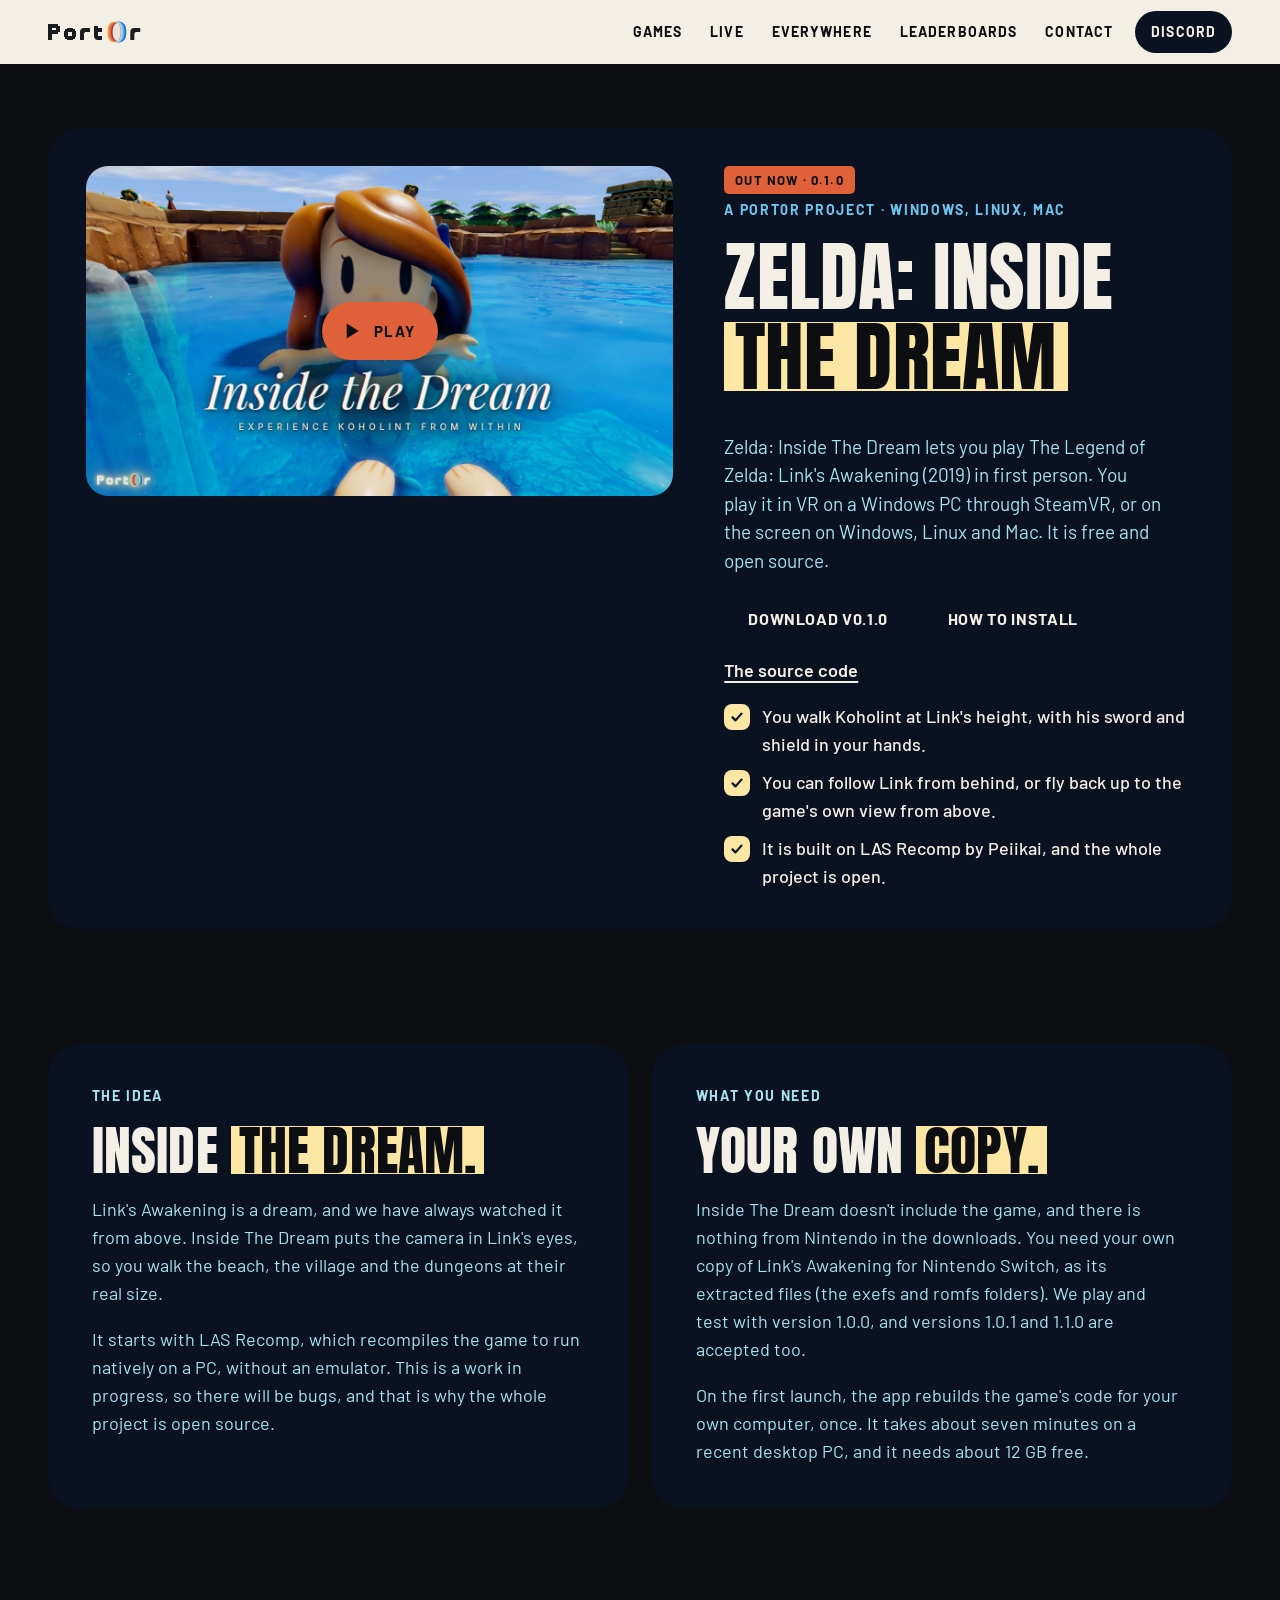
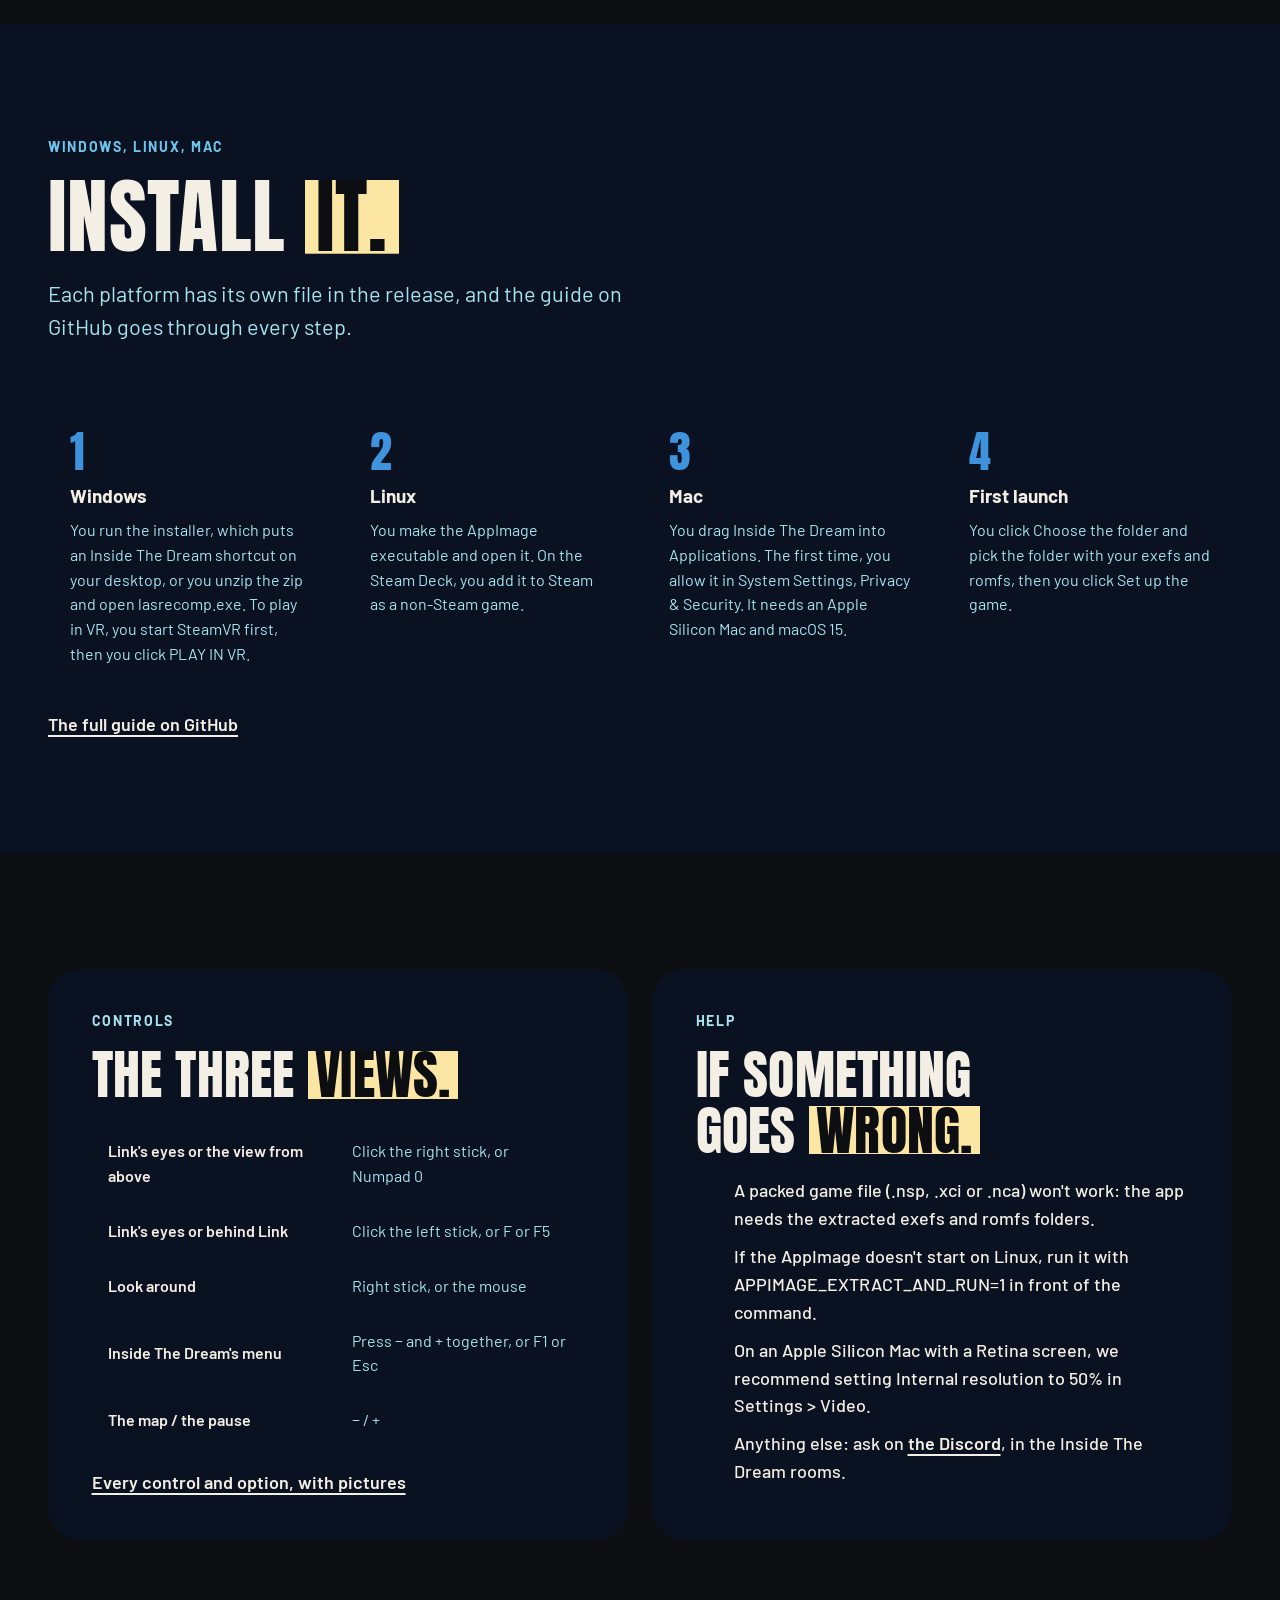
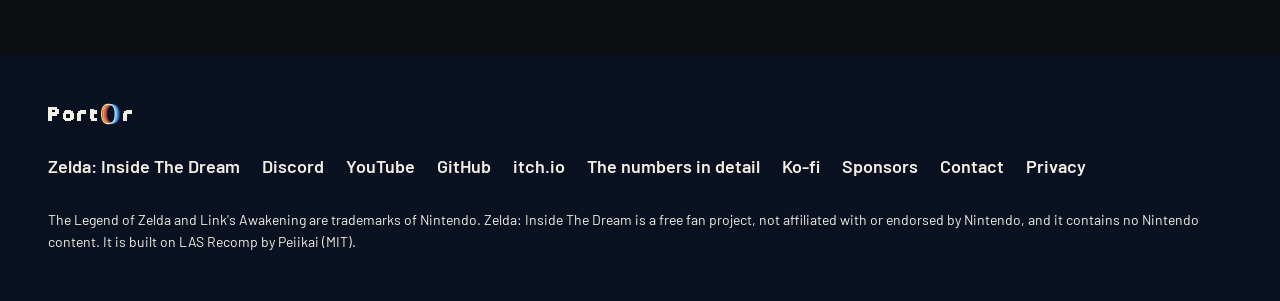
<file: zelda-inside-the-dream/index.html>
<!doctype html>
<html lang="en">
<head>
<meta charset="utf-8">
<meta name="viewport" content="width=device-width, initial-scale=1, viewport-fit=cover">
<title>Zelda: Inside The Dream: Link's Awakening in first person, in VR on PC</title>
<meta name="description" content="Zelda: Inside The Dream lets you play The Legend of Zelda: Link&#x27;s Awakening (2019) in first person. You play it in VR on a Windows PC through SteamVR, or on the screen on Windows, Linux and Mac. It is free and open source. Version 0.1.0.">
<meta property="og:title" content="Zelda: Inside The Dream, Link's Awakening in first person">
<meta property="og:description" content="Zelda: Inside The Dream lets you play The Legend of Zelda: Link&#x27;s Awakening (2019) in first person. You play it in VR on a Windows PC through SteamVR, or on the screen on Windows, Linux and Mac.">
<meta property="og:image" content="https://port0r.com/assets/yt/hG9b2gmJWEs.jpg">
<meta property="og:url" content="https://port0r.com/zelda-inside-the-dream/">
<meta name="twitter:card" content="summary_large_image">
<meta name="theme-color" content="#f4efe5">
<link rel="icon" href="../assets/port0r-icon.svg">
<link rel="preconnect" href="https://fonts.googleapis.com">
<link rel="preconnect" href="https://fonts.gstatic.com" crossorigin>
<link href="https://fonts.googleapis.com/css2?family=Anton&family=Barlow:ital,wght@0,400;0,500;0,600;0,700;1,600&display=swap" rel="stylesheet">
<script>
try { const theme = localStorage.getItem("port0r-theme") || "light"; if (theme !== "system") document.documentElement.dataset.theme = theme === "dark" ? "dark" : "light"; }
catch (_) { document.documentElement.dataset.theme = "light"; }
</script>
<link rel="stylesheet" href="../site.css?v=20261030-softveil">
<script type="application/ld+json">
{"@context": "https://schema.org", "@type": "SoftwareApplication", "name": "Zelda: Inside The Dream", "operatingSystem": "Windows, Linux, macOS",
 "applicationCategory": "GameApplication", "softwareVersion": "0.1.0", "offers": {"@type": "Offer", "price": "0", "priceCurrency": "EUR"},
 "downloadUrl": "https://github.com/jacquesdupontd/zelda-inside-the-dream/releases/tag/v0.1.0", "url": "https://port0r.com/zelda-inside-the-dream/"}
</script>
</head>
<body data-game="itd">
<a class="skip" href="#content">Skip to the content</a>
<header class="top solid" id="top">
  <div class="wrap">
    <a class="mark" href="../" aria-label="Port0r, home"><img class="on-light" src="../assets/port0r-wordmark-light.svg" alt="Port0r" width="116" height="24"><img class="on-dark" src="../assets/port0r-wordmark.svg" alt="" width="116" height="24"></a>
    <nav aria-label="Sections">
      <a href="../#games">Games</a>
      <a href="../#live">Live</a>
      <a class="opt" href="../#everywhere">Everywhere</a>
      <a class="opt" href="../leaderboard.html">Leaderboards</a>
      <a class="opt" href="../contact/">Contact</a>
      <a class="btn sm" href="https://discord.gg/XMk7GgapuN">Discord</a>
    </nav>
  </div>
</header>

<main id="content">
<section class="page-head" style="padding-bottom:0">
  <div class="wrap">
    <article class="game" data-game="itd" style="margin-top:8px">
      <div class="stage">
        <button class="yt" type="button" data-id="hG9b2gmJWEs" aria-label="Play the Inside The Dream video"><img src="../assets/yt/hG9b2gmJWEs.jpg" alt="Inside The Dream: Link's Awakening seen through Link's eyes"><span class="play"><svg viewBox="0 0 24 24" aria-hidden="true"><path fill="currentColor" d="M8 5v14l11-7z"/></svg>Play</span></button>
      </div>
      <div class="info">
        <div class="meta"><span class="chip">Out now · 0.1.0</span><span class="kicker">A Port0r project · Windows, Linux, Mac</span></div>
        <h1 class="gt">Zelda: Inside <span class="hl">The Dream</span></h1>
        <p class="lead gl">Zelda: Inside The Dream lets you play The Legend of Zelda: Link&#x27;s Awakening (2019) in first person. You play it in VR on a Windows PC through SteamVR, or on the screen on Windows, Linux and Mac. It is free and open source.</p>
        <ul class="feat"><li>You walk Koholint at Link's height, with his sword and shield in your hands.</li><li>You can follow Link from behind, or fly back up to the game's own view from above.</li><li>It is built on LAS Recomp by Peiikai, and the whole project is open.</li></ul>
        <div class="row">
          <a class="btn" href="https://github.com/jacquesdupontd/zelda-inside-the-dream/releases/tag/v0.1.0">Download v0.1.0</a>
          <a class="btn soft" href="https://github.com/jacquesdupontd/zelda-inside-the-dream#install">How to install</a>
          <a class="link" href="https://github.com/jacquesdupontd/zelda-inside-the-dream">The source code</a>
        </div>
      </div>
    </article>
  </div>
</section>

<section class="band">
  <div class="wrap duo">
    <div class="panel give">
      <p class="kicker">The idea</p>
      <h3>Inside <span class="hl">the dream.</span></h3>
      <p>Link's Awakening is a dream, and we have always watched it from above. Inside The Dream puts the camera in Link's eyes, so you walk the beach, the village and the dungeons at their real size.</p>
      <p>It starts with LAS Recomp, which recompiles the game to run natively on a PC, without an emulator. This is a work in progress, so there will be bugs, and that is why the whole project is open source.</p>
    </div>
    <div class="panel give">
      <p class="kicker">What you need</p>
      <h3>Your own <span class="hl">copy.</span></h3>
      <p>Inside The Dream doesn't include the game, and there is nothing from Nintendo in the downloads. You need your own copy of Link's Awakening for Nintendo Switch, as its extracted files (the exefs and romfs folders). We play and test with version 1.0.0, and versions 1.0.1 and 1.1.0 are accepted too.</p>
      <p>On the first launch, the app rebuilds the game's code for your own computer, once. It takes about seven minutes on a recent desktop PC, and it needs about 12 GB free.</p>
    </div>
  </div>
</section>

<section class="band alt" id="install">
  <div class="wrap">
    <header class="head">
      <p class="kicker">Windows, Linux, Mac</p>
      <h2 class="converge">Install <span class="hl">it.</span></h2>
      <p class="lead">Each platform has its own file in the release, and the guide on GitHub goes through every step.</p>
    </header>
    <ol class="steps" style="grid-template-columns:repeat(auto-fit,minmax(min(100%,240px),1fr))">
      <li><b>Windows</b><span>You run the installer, which puts an Inside The Dream shortcut on your desktop, or you unzip the zip and open lasrecomp.exe. To play in VR, you start SteamVR first, then you click PLAY IN VR.</span></li>
      <li><b>Linux</b><span>You make the AppImage executable and open it. On the Steam Deck, you add it to Steam as a non-Steam game.</span></li>
      <li><b>Mac</b><span>You drag Inside The Dream into Applications. The first time, you allow it in System Settings, Privacy &amp; Security. It needs an Apple Silicon Mac and macOS 15.</span></li>
      <li><b>First launch</b><span>You click Choose the folder and pick the folder with your exefs and romfs, then you click Set up the game.</span></li>
    </ol>
    <a class="link" href="https://github.com/jacquesdupontd/zelda-inside-the-dream#install">The full guide on GitHub</a>
  </div>
</section>

<section class="band">
  <div class="wrap duo">
    <div class="panel give">
      <p class="kicker">Controls</p>
      <h3>The three <span class="hl">views.</span></h3>
      <table class="ctl"><tbody><tr><td>Link's eyes or the view from above</td><td>Click the right stick, or Numpad 0</td></tr><tr><td>Link's eyes or behind Link</td><td>Click the left stick, or F or F5</td></tr><tr><td>Look around</td><td>Right stick, or the mouse</td></tr><tr><td>Inside The Dream's menu</td><td>Press − and + together, or F1 or Esc</td></tr><tr><td>The map / the pause</td><td>− / +</td></tr></tbody></table>
      <a class="link" href="https://github.com/jacquesdupontd/zelda-inside-the-dream/blob/main/docs/CONTROLS.md">Every control and option, with pictures</a>
    </div>
    <div class="panel give">
      <p class="kicker">Help</p>
      <h3>If something goes <span class="hl">wrong.</span></h3>
      <ul class="feat">
        <li>A packed game file (.nsp, .xci or .nca) won't work: the app needs the extracted exefs and romfs folders.</li>
        <li>If the AppImage doesn't start on Linux, run it with APPIMAGE_EXTRACT_AND_RUN=1 in front of the command.</li>
        <li>On an Apple Silicon Mac with a Retina screen, we recommend setting Internal resolution to 50% in Settings &gt; Video.</li>
        <li>Anything else: ask on <a class="link" href="https://discord.gg/XMk7GgapuN">the Discord</a>, in the Inside The Dream rooms.</li>
      </ul>
    </div>
  </div>
</section>
</main>

<footer class="foot">
  <div class="wrap">
    <img src="../assets/port0r-wordmark.svg" alt="Port0r" width="116" height="24">
    <nav aria-label="Elsewhere">
      <a href="/zelda-inside-the-dream/">Zelda: Inside The Dream</a>
      <a href="https://discord.gg/XMk7GgapuN">Discord</a>
      <a href="https://www.youtube.com/@jacquesdupontd">YouTube</a>
      <a href="https://github.com/jacquesdupontd/port0r">GitHub</a>
      <a href="https://port0r.itch.io/">itch.io</a>
      <a href="../stats/">The numbers in detail</a>
      <a href="https://ko-fi.com/port0r">Ko-fi</a>
      <a href="https://github.com/sponsors/jacquesdupontd">Sponsors</a>
      <a href="../contact/">Contact</a>
      <a href="../privacy/">Privacy</a>
    </nav>
    <p class="legal">The Legend of Zelda and Link's Awakening are trademarks of Nintendo. Zelda: Inside The Dream is a free fan project, not affiliated with or endorsed by Nintendo, and it contains no Nintendo content. It is built on LAS Recomp by Peiikai (MIT).</p>
  </div>
</footer>
<dialog class="watch" id="watch" aria-label="Video"><div class="watch-in"><button type="button" class="watch-x" aria-label="Close" data-close><svg viewBox="0 0 24 24" aria-hidden="true"><path fill="currentColor" d="M19 6.41 17.59 5 12 10.59 6.41 5 5 6.41 10.59 12 5 17.59 6.41 19 12 13.41 17.59 19 19 17.59 13.41 12z"/></svg></button><div class="watch-frame"></div></div></dialog>
<script src="../site.js?v=20261030-eightcolors-v2" defer></script>
<script src="../hit.js?v=20261021a" defer></script>
</body>
</html>
</file>
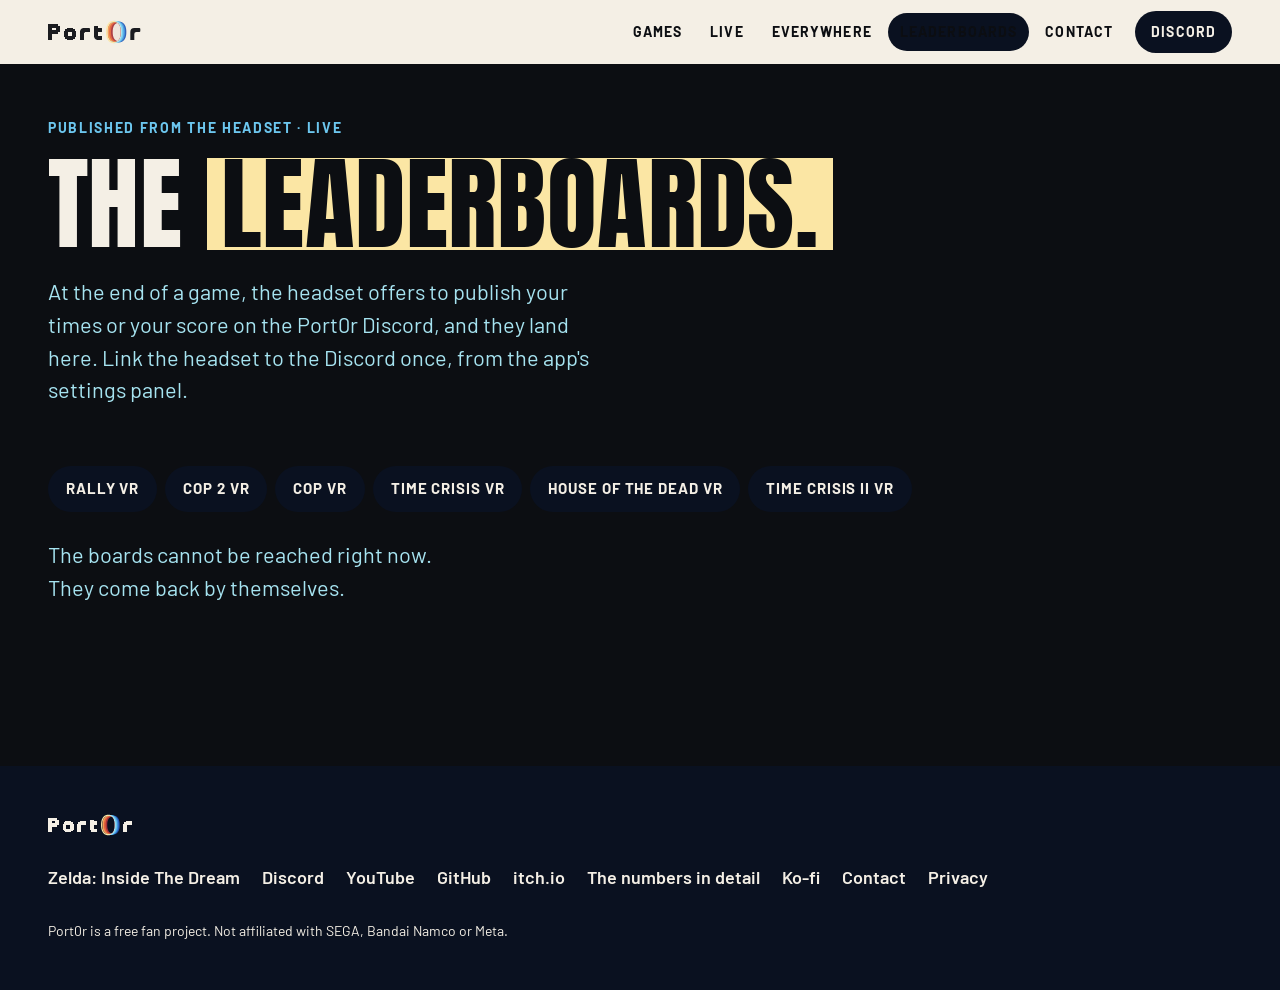
<file: leaderboard.html>
<!doctype html>
<html lang="en">
<head>
<meta charset="utf-8">
<meta name="viewport" content="width=device-width, initial-scale=1, viewport-fit=cover">
<title>Port0r leaderboards</title>
<meta name="description" content="The Port0r leaderboards, live: Rally VR's best times per course, Cop VR's best scores, Time Crisis VR's Timed Game stage times, published from the headset.">
<meta property="og:title" content="Port0r leaderboards">
<meta property="og:image" content="https://port0r.com/assets/og.jpg">
<meta name="theme-color" content="#f4efe5">
<link rel="icon" href="assets/port0r-icon.svg">
<link rel="preconnect" href="https://fonts.googleapis.com">
<link rel="preconnect" href="https://fonts.gstatic.com" crossorigin>
<link href="https://fonts.googleapis.com/css2?family=Anton&family=Barlow:ital,wght@0,400;0,500;0,600;0,700;1,600&display=swap" rel="stylesheet">
<script>
try { const theme = localStorage.getItem("port0r-theme") || "light"; if (theme !== "system") document.documentElement.dataset.theme = theme === "dark" ? "dark" : "light"; }
catch (_) { document.documentElement.dataset.theme = "light"; }
</script>
<link rel="stylesheet" href="site.css?v=20261030-softveil">
</head>
<body>
<a class="skip" href="#content">Skip to the content</a>
<header class="top solid" id="top">
  <div class="wrap">
    <a class="mark" href="./" aria-label="Port0r, home"><img class="on-light" src="assets/port0r-wordmark-light.svg" alt="Port0r" width="116" height="24"><img class="on-dark" src="assets/port0r-wordmark.svg" alt="" width="116" height="24"></a>
    <nav aria-label="Sections">
      <a href="./#games">Games</a>
      <a href="./#live">Live</a>
      <a class="opt" href="./#everywhere">Everywhere</a>
      <a class="opt" href="leaderboard.html" aria-current="page">Leaderboards</a>
      <a class="opt" href="contact/">Contact</a>
      <a class="btn sm" href="https://discord.gg/XMk7GgapuN">Discord</a>
    </nav>
  </div>
</header>

<main id="content">
<section class="page-head">
  <div class="wrap">
    <p class="kicker">Published from the headset · live</p>
    <h1 style="margin-top:14px">The <span class="hl">leaderboards.</span></h1>
    <p class="lead">At the end of a game, the headset offers to publish your times or your score on the Port0r Discord, and they land here. Link the headset to the Discord once, from the app's settings panel.</p>
  </div>
</section>

<section class="band" style="padding-top:0">
  <div class="wrap">
    <div class="tabs" role="tablist" aria-label="Game">
      <button role="tab" type="button" aria-selected="true" data-game="srallyc">Rally VR</button>
      <button role="tab" type="button" aria-selected="false" data-game="vcop2">Cop 2 VR</button>
      <button role="tab" type="button" aria-selected="false" data-game="vcop">Cop VR</button>
      <button role="tab" type="button" aria-selected="false" data-game="timecris">Time Crisis VR</button>
      <button role="tab" type="button" aria-selected="false" data-game="hotd">House of the Dead VR</button>
      <button role="tab" type="button" aria-selected="false" data-game="timecrs2">Time Crisis II VR</button>
    </div>
    <div id="prize"></div>
    <div id="boards" class="grid-boards" aria-live="polite"></div>
    <p class="live-note" id="note" style="color:var(--ink-3)"></p>
  </div>
</section>
</main>

<footer class="foot">
  <div class="wrap">
    <img src="assets/port0r-wordmark.svg" alt="Port0r" width="116" height="24">
    <nav aria-label="Elsewhere">
      <a href="/zelda-inside-the-dream/">Zelda: Inside The Dream</a>
      <a href="https://discord.gg/XMk7GgapuN">Discord</a>
      <a href="https://www.youtube.com/@jacquesdupontd">YouTube</a>
      <a href="https://github.com/jacquesdupontd/port0r">GitHub</a>
      <a href="https://port0r.itch.io/">itch.io</a>
      <a href="/stats/">The numbers in detail</a>
      <a href="https://ko-fi.com/port0r">Ko-fi</a>
      <a href="contact/">Contact</a>
      <a href="privacy/">Privacy</a>
    </nav>
    <p class="legal">Port0r is a free fan project. Not affiliated with SEGA, Bandai Namco or Meta.</p>
  </div>
</footer>

<script src="site.js?v=20261030-eightcolors-v2" defer></script>
<script src="hit.js?v=20261021a" defer></script>
<script>
// The boards in full (16/10/2026): the bot's public files, read every minute. A race game (Rally VR's courses, Time Crisis's
// Timed Game stages) is one board per course and category, a score game (Cop VR) is this week and all time.
// The tabs come from the bot's index (21/10/2026, Guillaume: « il faut que ce soit automatisé comme il faut »: three games
// were written here by hand and Time Crisis II was missing): a game the bot keeps a board for shows here by itself; the
// tabs written in the page stay if the index cannot be read.
(() => {
  const API = "https://alloxr.info/port0r/api/board/";
  const $ = (s) => document.querySelector(s);
  const esc = (s) => String(s ?? "").replace(/[&<>"]/g, (c) => ({ "&": "&amp;", "<": "&lt;", ">": "&gt;", '"': "&quot;" }[c]));
  const full = (n) => Math.round(n).toLocaleString("en-US").replace(/,/g, " ");
  const time = (s) => { const cs = Math.round(s * 100); return `${Math.floor(cs / 6000)}'${String(Math.floor(cs / 100) % 60).padStart(2, "0")}"${String(cs % 100).padStart(2, "0")}`; };
  const day = (d) => d ? new Date(d + "T12:00:00").toLocaleDateString("en-GB", { day: "numeric", month: "short" }) : "";
  const rows = (list, val, empty) => list && list.length
    ? `<ol>${list.map((r, i) => `<li><span class="rk">${i + 1}</span><span class="nm">${esc(r.name)}<small style="display:block;font-weight:500;color:var(--ink-3);font-size:12px">${esc(day(r.date))}</small></span><span class="sc">${val(r)}</span></li>`).join("")}</ol>`
    : `<ol><li class="empty">${esc(empty)}</li></ol>`;
  const card = (cls, title, sub, body) => `<article class="lb" data-game="${cls}"><h3>${esc(title)}</h3>${sub ? `<p class="rule">${sub}</p>` : ""}<div class="tbl">${body}</div></article>`;
  let GAMES = [...document.querySelectorAll(".tabs button")].map((b) => ({ game: b.dataset.game, name: b.textContent, publishing: b.dataset.game !== "hotd", note: "" }));
  let game = (location.hash || "").slice(1);
  async function tabs() {
    try {
      const d = await (await fetch(API + "index.json", { cache: "no-store" })).json();
      if (d.games && d.games.length) GAMES = d.games;
    } catch (e) { /* the tabs written in the page stay */ }
    if (!GAMES.some((g) => g.game === game)) game = GAMES[0].game;
    document.querySelector(".tabs").innerHTML = GAMES.map((g) => `<button role="tab" type="button" aria-selected="${g.game === game}" data-game="${esc(g.game)}">${esc(g.name)}</button>`).join("");
  }
  async function show() {
    document.querySelectorAll(".tabs button").forEach((b) => b.setAttribute("aria-selected", String(b.dataset.game === game)));
    const meta = GAMES.find((g) => g.game === game) || {};
    if (meta.publishing === false) {   // its headset does not send scores yet: said, never an empty board
      $("#prize").innerHTML = "";
      $("#boards").innerHTML = card(game, meta.name || game, "", `<ol><li class="empty">${esc(meta.note || "This game does not publish its scores yet.")}</li></ol>`);
      $("#note").textContent = "";
      return;
    }
    let d;
    try { d = await (await fetch(API + game + ".json", { cache: "no-store" })).json(); }
    catch (e) { $("#prize").innerHTML = ""; $("#boards").innerHTML = `<p class="lead">The boards cannot be reached right now. They come back by themselves.</p>`; return; }
    if (d.boards) {
      const p = d.prize;
      $("#prize").innerHTML = !p ? "" : `<div class="prize">${p.bar
        ? `Something is hidden in ${esc(d.title)}. <b>Beat ${time(p.bar)} on ${esc(p.course)}</b> (${esc(p.category)}) and it is yours.`
        : `Something is hidden in ${esc(d.title)}. <b>The best ${esc(p.course)} time</b> of its ${esc(p.category)} in the week ending ${new Date(Date.parse(p.first_week_ends) - 1000).toLocaleDateString("en-GB", { day: "numeric", month: "long" })} wins it, then whoever beats that time.`}</div>`;
      const cats = [...new Set(d.boards.map((b) => b.category))];
      const html = d.boards.map((b) => card(game, b.course, `${esc(b.category)}${b.championship ? " · Desert + Forest + Mountain in one game" : ""} · ${b.rows.length} player${b.rows.length > 1 ? "s" : ""}`,
        rows(b.rows, (r) => time(r.seconds), "No time yet")));
      $("#boards").innerHTML = html.length ? html.join("") : card(game, d.title, "", rows([], null, game === "timecris" ? "No time yet. On the cabinet's mode screen shoot TIMED GAME, pick a stage, clear it, and publish your time from the headset." : "No time yet. Be the first."));
      $("#note").textContent = d.times ? `${full(d.times)} times published by ${d.players} player${d.players > 1 ? "s" : ""}${cats.length > 1 ? `, in ${cats.length} categories` : ""}.` : "";
      const w = (p && p.winners) || [];
      if (w.length) $("#boards").insertAdjacentHTML("beforeend", card(game, "Winners", "The hidden gun", rows(w.map((x) => ({ name: x.name, date: "" , v: x })), (r) => `${esc(String(r.v.week).split("-W")[1] ? "Week " + String(r.v.week).split("-W")[1] : r.v.week)} · ${time(r.v.seconds)}`, "")));
      return;
    }
    const ends = d.week_ends ? new Date(Date.parse(d.week_ends) - 1000).toLocaleDateString("en-GB", { weekday: "long", day: "numeric", month: "long", timeZone: "Europe/Paris" }) : "";
    $("#prize").innerHTML = `<div class="prize">${d.bar ? `Something is hidden in ${esc(d.title)}. <b>Beat ${full(d.bar)}</b> and it is yours.`
      : `Something is hidden in ${esc(d.title)}. <b>The best score of the first week wins it</b>, and sets the score to beat.`}</div>`;
    const blocks = [card(game, "This week", ends ? `Ends ${esc(ends)}` : "", rows(d.this_week, (r) => full(r.score), "No score yet this week.")),
                    card(game, "All time", "The best score per player", rows(d.all_time, (r) => full(r.score), "Waiting for the first score."))];
    if (d.winners && d.winners.length) blocks.push(card(game, "Winners", "The hidden gun", rows(d.winners.map((x) => ({ name: x.name, date: "", v: x })), (r) => `Week ${esc(String(r.v.week).split("-W")[1] || r.v.week)} · ${full(r.v.score)}`, "")));
    $("#boards").innerHTML = blocks.join("");
    $("#note").textContent = "";
  }
  document.querySelector(".tabs").addEventListener("click", (e) => {
    const b = e.target.closest("button[data-game]");
    if (!b) return;
    game = b.dataset.game; history.replaceState(null, "", "#" + game); show();
  });
  tabs().then(show);
  setInterval(() => { if (!document.hidden) show(); }, 60000);
})();
</script>
</body>
</html>
</file>
<file: site.css>
/* port0r.com, third draft (16/10/2026). Guillaume on the second one: « pas bien beau, trop simple, blanc et noir, la police
   un peu étirée, on dirait un premier site WordPress avec le thème de base ... on peut faire beaucoup mieux », « on a de la
   matière ». The identity now comes from the material he likes, our YouTube thumbnails: a tall Anton headline whose second
   line wears the game's colour (here a coloured block, so it reads on a light page too), the red OUT NOW chip, the PORT0R
   wordmark's two eyes, red and cyan. The page stays light (13/10: « pas noir, ça fait nébuleux et underground ») and its colour
   comes from the games: each one owns the hue of its thumbnail. Media first: every video we made plays right here, the
   numbers are live, the players' words turn in big. No border anywhere: surfaces are told apart by their background. */

@property --stereo { syntax: "<length>"; inherits: true; initial-value: 0em; }
@property --p { syntax: "<number>"; inherits: false; initial-value: 0; }

:root {
  color-scheme: light;
  --paper: #0c0e12;
  --paper-2: #0a1120;
  --card: #0a1120;
  --ink: #f4efe5;
  --ink-2: #a6e3f0;
  --ink-3: #6cc6ee;
  --night: #0c0e12;
  --void: #0a1120;
  --red: #e0603a;
  --inside: #a8323a;
  --red-eye: #e0603a;
  --cyan-eye: #6cc6ee;
  --yellow: #fbe6a4; --on-yellow: #0c0e12;
  --blue: #3e93dc; --on-blue: #0c0e12;
  --amber: #f39a52; --on-amber: #0c0e12;
  --cyan: #6cc6ee; --on-cyan: #0c0e12;
  --green: #6cc6ee; --on-green: #0c0e12;
  --violet: #2457b5; --on-violet: #f4efe5;
  --sky: #6cc6ee; --on-sky: #0c0e12;
  --earth: #f39a52; --on-earth: #0c0e12;
  --display: "Anton", "Oswald", "Arial Narrow", Impact, sans-serif;
  --text: "Barlow", "Helvetica Neue", Arial, sans-serif;
  --wrap: 1240px; --gut: clamp(16px, 4vw, 48px); --top-h: 64px; --r-media: 22px;
  --ease-out: cubic-bezier(.22, 1, .36, 1);
  --shadow-media: none;
}

*, *::before, *::after { box-sizing: border-box; }
html { -webkit-text-size-adjust: 100%; scroll-behavior: smooth; scroll-padding-top: calc(var(--top-h) + 12px); }
body { margin: 0; background: var(--paper); color: var(--ink); font: 400 18px/1.55 var(--text); -webkit-font-smoothing: antialiased;
  overflow-x: hidden; }
img, video, svg, iframe { display: block; max-width: 100%; }
figure, blockquote { margin: 0; }
a { color: inherit; }
button { font: inherit; color: inherit; }
::selection { background: var(--yellow); color: var(--ink); }
:focus-visible { outline: 3px solid var(--blue); outline-offset: 3px; border-radius: 6px; }
.skip { position: absolute; left: 12px; top: -60px; z-index: 100; background: var(--void); color: #f4efe5; padding: 10px 14px;
  border-radius: 10px; text-decoration: none; font-weight: 600; }
.skip:focus { top: 12px; }
.wrap { width: min(var(--wrap), 100% - 2 * var(--gut)); margin-inline: auto; }

/* ---- type: the thumbnails' headline ---- */
h1, h2, h3 { font-family: var(--display); font-weight: 400; text-transform: uppercase; letter-spacing: .004em;
  line-height: .94; margin: 0; text-wrap: balance; }
h2 { font-size: clamp(44px, 6.4vw, 92px); }
h3 { font-size: clamp(34px, 3.6vw, 54px); }
p { margin: 0; text-wrap: pretty; }
/* the second line, in the game's colour: a block, like a sticker on the cabinet */
.hl { display: inline; color: var(--on, #0c0e12); padding: 0 .14em; box-decoration-break: clone; -webkit-box-decoration-break: clone;
  /* the colour block hugs the capitals (Anton's line box is far taller than its caps: a plain background bit into the line above) */
  background: linear-gradient(var(--c, var(--yellow)), var(--c, var(--yellow))) 0 var(--hl-top, .3em) / 100% var(--hl-h, .9em) no-repeat; }
h1:has(.hl), h2:has(.hl), h3:has(.hl) { line-height: 1.04; }
.chip { display: inline-flex; align-items: center; gap: 8px; width: fit-content; background: var(--red); color: #0c0e12;
  font: 700 13px/1 var(--text); letter-spacing: .09em; text-transform: uppercase; padding: 8px 11px 7px; border-radius: 5px; }
.chip.soft { background: var(--void); color: var(--ink-2); }
.chip.on-dark { background: var(--void); color: #f4efe5; backdrop-filter: blur(10px); -webkit-backdrop-filter: blur(10px); }
.eyes { display: inline-flex; gap: 4px; flex: none; }
.eyes i { width: 9px; height: 9px; border-radius: 50%; background: var(--red-eye); }
.eyes i + i { background: var(--cyan-eye); }
.kicker { font: 700 14px/1.2 var(--text); letter-spacing: .12em; text-transform: uppercase; color: var(--ink-3); }
.lead { font-size: clamp(19px, 1.7vw, 22px); line-height: 1.5; color: var(--ink-2); max-width: 46ch; }

/* the stereo word: the two eyes drift apart once, then hold */
.stereo { --stereo: .045em; text-shadow: calc(var(--stereo) * -1) 0 0 var(--cyan-eye), var(--stereo) 0 0 var(--red-eye);
  animation: stereo 1.4s var(--ease-out) 1.1s both; }
@keyframes stereo { from { --stereo: 0em; } }
/* section titles converge as they scroll in: two eyes apart, then one sharp title */
@supports (animation-timeline: view()) {
  .converge { animation: converge linear both; animation-timeline: view(); animation-range: entry 5% cover 32%; }
  @keyframes converge {
    from { text-shadow: -.09em 0 0 var(--cyan-eye), .09em 0 0 var(--red-eye); }
    to { text-shadow: 0 0 0 transparent, 0 0 0 transparent; }
  }
}

/* ---- buttons ---- */
.btn { display: inline-flex; align-items: center; justify-content: center; gap: 10px; min-height: 52px; padding: 0 24px;
  border: 0; border-radius: 999px; background: var(--void); color: #f4efe5; font: 700 16px/1 var(--text); letter-spacing: .04em;
  text-transform: uppercase; text-decoration: none; cursor: pointer; white-space: nowrap;
  transition: transform .18s var(--ease-out), box-shadow .18s var(--ease-out), background-color .18s; }
.btn svg { width: 20px; height: 20px; flex: none; fill: currentColor; }   /* an icon takes its button's colour (21/10: the band's Ko-fi and heart were black on the dark buttons) */
.btn:hover { transform: translateY(-2px); box-shadow: none; }
.btn:active { transform: translateY(0) scale(.97); transition-duration: .08s; }
.btn.yellow { background: var(--yellow); color: #0c0e12; }
.btn.white { background: #f4efe5; color: #0c0e12; }
.btn.glass { background: var(--void); color: #f4efe5; backdrop-filter: blur(12px); -webkit-backdrop-filter: blur(12px); }
.btn.glass:hover { background: #2457b5; color: #f4efe5; }
.btn.soft { background: var(--void); color: #f4efe5; }
.btn.soft:hover { background: var(--blue); box-shadow: none; }
.btn.sm { min-height: 44px; padding: 0 18px; font-size: 14px; }
.row { display: flex; flex-wrap: wrap; gap: 12px; align-items: center; }
.link { font-weight: 600; text-decoration: underline; text-decoration-thickness: 2px; text-underline-offset: 4px;
  text-decoration-color: currentColor; transition: text-decoration-color .18s; }
.link:hover { text-decoration-color: currentColor; }

/* ---- the top bar ---- */
.top { position: fixed; inset: 0 0 auto 0; z-index: 50; height: calc(var(--top-h) + env(safe-area-inset-top, 0px));
  padding-top: env(safe-area-inset-top, 0px); transition: background-color .25s, box-shadow .25s, color .25s; }
.top .wrap { height: var(--top-h); display: flex; align-items: center; justify-content: space-between; gap: 16px; }
.top .mark img { height: 24px; width: auto; }
.top nav { display: flex; align-items: center; gap: 4px; }
.top nav a { text-decoration: none; font: 700 14px/1 var(--text); letter-spacing: .08em; text-transform: uppercase;
  padding: 12px; border-radius: 999px; transition: background-color .18s; }
.top nav a:not(.btn):hover, .top nav a[aria-current="page"] { background: var(--void); }
.top nav .btn { min-height: 42px; margin-left: 6px; padding: 0 16px; }
.top.over { color: #f4efe5; }
.top .mark .on-dark, .top.over .mark .on-light { display: none; }
.top.over .mark .on-dark { display: block; filter: drop-shadow(0 1px 8px #0c0e12); }
.top.over nav .btn { background: #f4efe5; color: #0c0e12; }
.top.solid { background: #f4efe5; color: #0c0e12;
  backdrop-filter: blur(14px) saturate(1.4); -webkit-backdrop-filter: blur(14px) saturate(1.4);
  box-shadow: none; }
@media (max-width: 900px) { .top nav .opt { display: none; } }
@media (max-width: 420px) { .top nav a:not(.btn) { padding: 12px 8px; font-size: 13px; } .top .mark img { height: 24px; } }

/* ---- the header: the race behind the title, its two eyes converging at load ---- */
.hero { position: relative; isolation: isolate; overflow: hidden; background: var(--night); color: #f4efe5;
  /* the whole window, whatever its height (16/10/2026, Guillaume: « le header ne prend pas automatiquement toute la page,
     on a une ligne blanche »: it was capped at 980 px) */
  min-height: 100vh; min-height: 100svh; display: grid; align-content: end; }
.hero-media { position: absolute; inset: 0; z-index: -1; }
.hero-media video, .hero-media .eye { position: absolute; inset: 0; width: 100%; height: 100%; object-fit: cover;
  object-position: 50% var(--focus-y, 56%); }
.hero-media video { background: var(--night) center / cover no-repeat; }
.hero-eyes { position: absolute; inset: 0; background: #0c0e12; opacity: 0; pointer-events: none; }
.hero-eyes .eye { mix-blend-mode: screen; will-change: transform; }
.hero-eyes .l { filter: url(#eye-red); transform: translateX(-2.6%); }
.hero-eyes .r { filter: url(#eye-cyan); transform: translateX(2.6%); }
.hero.intro .hero-eyes { opacity: 1; }
.hero.intro.fuse .hero-eyes .eye { transform: translateX(0); transition: transform 1.15s var(--ease-out); }
.hero.fused .hero-eyes { opacity: 0; transition: opacity .45s ease; }
.hero-media::after { content: ""; position: absolute; inset: 0;
  background:
    linear-gradient(180deg, #0c0e12 0%, transparent 20%),
    linear-gradient(0deg, #0c0e12 0%, #0c0e12 40%, transparent 62%),
    radial-gradient(110% 80% at 0% 100%, #0c0e12 0%, transparent 55%); }
/* THE FIRST SCREEN, WHOLE, on any screen (21/10/2026, Guillaume: « pareil pour le header et les boutons qui apparaissent
   ensuite », « il faut penser tout le site avec cette logique »): a header's essentials -- the band, the title, its text, its
   buttons -- fit the window a phone shows with its bars out (100svh). When they would not, site.js shrinks the header's type
   and spacing by one factor, --hfit (never under .72; the buttons keep their size); what follows may continue below. */
.hero { --hfit: 1; }
.hero-copy { padding-block: calc(var(--top-h) + 48px) 34px; display: grid; gap: calc(var(--hfit) * 22px); justify-items: start; }
.hero h1 { font-size: calc(var(--hfit) * clamp(50px, 7vw, 108px)); max-width: 19ch; text-shadow: 0 4px 40px #0c0e12; }
.hero h1 .hl { text-shadow: none; }
/* the hero's texts, one after the other over the race (22/10/2026): the slides share one grid cell -- the copy keeps the
   tallest one's height, the buttons never move -- the current one shown, the next one only once the old one is gone */
.slides { display: grid; }
.slide { grid-area: 1 / 1; display: grid; gap: calc(var(--hfit) * 22px); justify-items: start; align-content: end;
  opacity: 0; transform: translateY(-8px); pointer-events: none; transition: opacity .3s ease-in, transform .3s ease-in; }
.slide.on { opacity: 1; transform: none; pointer-events: auto;
  transition: opacity .5s var(--ease-out) .32s, transform .6s var(--ease-out) .32s; }
.hero .hx { font-size: calc(var(--hfit) * clamp(50px, 7vw, 108px)); max-width: 19ch; text-shadow: 0 4px 40px #0c0e12; }
.hero .hx .hl { text-shadow: none; }
.hero .lead { color: #f4efe5; max-width: 40ch; font-size: max(15px, calc(var(--hfit) * clamp(19px, 1.7vw, 22px))); }
.hero .row { margin-top: 4px; }
.rec { display: inline-flex; align-items: center; gap: 9px; font: 600 13px/1.2 var(--text); letter-spacing: .1em; text-transform: uppercase;
  color: #f4efe5; }
.dot { width: 9px; height: 9px; border-radius: 50%; background: var(--red); flex: none; animation: rec 1.6s ease-in-out infinite; }
@keyframes rec { 50% { opacity: .25; } }
@media (max-width: 600px) {
  .hero-copy, .slide { gap: calc(var(--hfit) * 18px); }
  .hero .lead { font-size: max(15px, calc(var(--hfit) * 18px)); }
  .hero .row .btn { flex: 1 1 auto; }
  /* the phone's cut puts the white car right behind the text: a deeper veil under the copy */
  .hero-media::after { background:
    linear-gradient(180deg, #0c0e12 0%, transparent 16%),
    linear-gradient(0deg, #0c0e12 0%, #0c0e12 42%, #0c0e12 66%, transparent 80%); }
}

/* ---- the ask: the first thing on the page, right under the bar (20/10/2026, Guillaume: the help first, then everything) ---- */
/* in the hero's flow, its first row: the copy keeps the bottom, and on a phone, where the copy fills the screen, the two
   stack instead of overlapping (the first draft, absolute, hid « BE INSIDE » at 390 px) */
.hero { grid-template-rows: auto 1fr auto; align-content: stretch; }
.hero > .hero-copy { align-self: end; padding-top: calc(var(--hfit) * 28px); padding-bottom: calc(var(--hfit) * 34px); }
.ask { position: relative; z-index: 2; padding-top: calc(var(--top-h) + env(safe-area-inset-top, 0px) + var(--hfit) * 12px); }
.ask-in { display: flex; flex-wrap: wrap; align-items: center; justify-content: space-between; gap: 10px 20px;
  padding: 10px 10px 10px 22px; border-radius: 18px; background: var(--yellow); color: var(--on-yellow);
  box-shadow: none; animation: ask-in .6s .2s both var(--ease-out); }
.ask-in p { margin: 0; font: 500 max(13px, calc(var(--hfit, 1) * 18px))/1.35 var(--text); }
.ask-in b { font-weight: 800; }
.ask-go { display: flex; gap: 8px; }
.btn.ink { background: var(--void); color: #f4efe5; }
.btn.ink svg { color: var(--red-eye); }
@keyframes ask-in { from { opacity: 0; transform: translateY(-10px); } }
@media (max-width: 600px) {
  .ask-in { padding: 12px 12px 12px 16px; border-radius: 16px; }
  .ask-in p { font-size: max(13px, calc(var(--hfit, 1) * 15px)); }
  .ask-go { width: 100%; }
  .ask-go .btn { flex: 1 1 0; }
}
@media (prefers-reduced-motion: reduce) { .ask-in { animation: none; } .slide { transition: none; } }
/* a phone on its side (wide, 360-500 px high): the band's text and its buttons on one line, a thinner bar, the lead on two
   lines -- the header's essentials then fit its window (tools/fit_bench.py: the buttons ended 100 px under it) */
@media (max-height: 500px) and (orientation: landscape) {
  :root { --top-h: 52px; }
  .ask-in { flex-wrap: nowrap; padding: 8px 8px 8px 18px; }
  .ask-in p { font-size: max(13px, calc(var(--hfit, 1) * 15px)); }
  .ask-go { flex: none; }
  .hero .lead { max-width: 64ch; }
  .hero .row .btn { min-height: 44px; }   /* still a finger's size */
  .hero .chip { padding: 6px 10px 5px; }
}

/* ---- the ask, big over the race first (21/10/2026, Guillaume: « on voit pas du tout le bandeau qui parle de la demande
   d'aide, elle devrait s'afficher en gros sur la vidéo avec une jolie animation et ensuite devenir le panneau qui reste
   là-haut et laisse place à l'autre texte sur la vidéo, s'afficher en streaming »). site.js streams the band's own words into
   a big yellow card, word by word behind a caret, then flies the card into the band; the title, the buttons and the dock
   come in after it with their usual entrances. Without JavaScript, or with reduced motion, the band is simply there. ---- */
/* centred in the VISIBLE window, whatever the header's height (21/10/2026, Guillaume: on another phone « le panneau qui parle
   du sponsoring se trouvait tout en bas coupé » -- centred in the header, which on a phone is taller than the screen once its
   title and buttons stack, it sat low). Too big for the window (a small phone, a phone on its side, a low window), the whole
   card shrinks by one factor, --fit, measured by site.js on the card's real size: all its words are laid out from the start. */
.ask-big { --fit: 1; position: fixed; inset: 0; height: 100vh; height: 100dvh; z-index: 3; display: none; place-items: center;
  pointer-events: none; padding: calc(var(--top-h) + env(safe-area-inset-top, 0px) + 16px) 16px calc(24px + env(safe-area-inset-bottom, 0px)); }
.hero.asking .ask-big { display: grid; }
/* only the message: the race dimmed behind it, the top bar gone, both back when the card has landed */
.hero-media { transition: filter .9s ease; }
.hero.asking .hero-media { filter: brightness(.38) saturate(.75); }
.top { transition: opacity .5s ease, background-color .25s, box-shadow .25s, color .25s; }
html.asking .top, html.ask-pre .top { opacity: 0; pointer-events: none; }
html.ask-pre .ask-in, html.ask-pre .hero-copy { visibility: hidden; }
html.ask-pre .hero-media { filter: brightness(.38) saturate(.75); }
.ask-card { width: fit-content; max-width: min(100%, 980px);
  padding: calc(var(--fit) * clamp(22px, 4vw, 48px)) calc(var(--fit) * clamp(22px, 4.6vw, 60px)) calc(var(--fit) * clamp(24px, 4.2vw, 52px));
  border-radius: calc(var(--fit) * clamp(20px, 2.4vw, 32px)); background: var(--yellow); color: var(--on-yellow);
  box-shadow: none; animation: ask-card .7s var(--ease-out) both; }
@keyframes ask-card { from { opacity: 0; transform: translateY(28px) scale(.95); } }
.ask-big-1 { margin: 0; font: 400 calc(var(--fit) * clamp(52px, 10vw, 150px))/.92 var(--display); text-transform: uppercase; letter-spacing: .004em; }
.ask-big-2 { margin: calc(var(--fit) * clamp(12px, 1.6vw, 22px)) 0 0; font: 600 calc(var(--fit) * clamp(21px, 2.9vw, 42px))/1.22 var(--text); max-width: 30ch;
  text-wrap: pretty; }
.ask-big .w { display: inline-block; opacity: 0; transform: translateY(.32em); filter: blur(7px);
  transition: opacity .2s ease, transform .38s var(--ease-out), filter .26s ease; }
.ask-big .w.on { opacity: 1; transform: none; filter: none; }
/* the title's last word lands like the site's « inside »: its two eyes apart, then one */
.ask-big .w.st.on { animation: ask-st 1.1s var(--ease-out) .1s both; }
@keyframes ask-st { from { text-shadow: -.07em 0 0 var(--cyan-eye), .07em 0 0 var(--red-eye); }
  to { text-shadow: 0 0 0 transparent, 0 0 0 transparent; } }
.ask-big .caret { display: inline-block; width: .09em; height: .92em; margin-left: .06em; vertical-align: -.1em;
  background: currentColor; border-radius: 1px; animation: caret .9s steps(1) infinite; }
@keyframes caret { 50% { opacity: 0; } }
@media (max-width: 600px) { .ask-big-1 { font-size: calc(var(--fit) * clamp(52px, 15vw, 72px)); }
  .ask-big-2 { font-size: calc(var(--fit) * clamp(21px, 6.2vw, 27px)); } }
/* reduced motion: the same stream and flight, the words only fading in, nothing sliding or blurring on the way */
@media (prefers-reduced-motion: reduce) {
  .ask-card { animation: ask-fade .5s ease both; }
  .ask-big .w { filter: none; transform: none; transition: opacity .22s ease; }
  .ask-big .w.st.on { animation: none; }
  .hero.asked .hero-copy > * { animation-name: ask-fade; }
  .ask-thanks { transform: none; }
  .ask-heart.beat { animation-name: heart-fade; }
}
@keyframes heart-fade { 30% { opacity: .35; } }
@keyframes ask-fade { from { opacity: 0; } }
/* the thank you, once the sentence is written: the words give way to it, its heart beats faster and faster (site.js sets
   each beat's length), then the card flies */
.ask-card { position: relative; }
.ask-thanks { position: absolute; inset: 0; display: flex; flex-wrap: wrap; align-items: center; justify-content: center;
  gap: 0 .2em; padding: 0 .3em; font: 400 calc(var(--fit) * clamp(64px, 11vw, 168px))/.9 var(--display); text-transform: uppercase;
  text-align: center; opacity: 0; transform: scale(.86); pointer-events: none;
  transition: opacity .35s ease, transform .6s var(--ease-out); }
.ask-thanks b { font-weight: 400; }
.ask-card.thanks .ask-thanks { opacity: 1; transform: none; }
.ask-card.thanks > p { opacity: 0; transition: opacity .3s ease; }
.ask-heart { width: .8em; height: .8em; flex: none; fill: var(--red-eye); color: var(--red-eye); }
.ask-heart.beat { animation: heart-flash var(--beat, 400ms) ease-out; }
@keyframes heart-flash {
  0% { transform: scale(1); filter: none; }
  30% { transform: scale(1.34); filter: brightness(1.4) drop-shadow(0 0 .16em var(--red-eye)); }
  100% { transform: scale(1); filter: none; } }
@media (max-width: 600px) { .ask-thanks { font-size: calc(var(--fit) * clamp(56px, 16vw, 80px)); } }
/* the flight: from the card's box to the band's, its words gone first */
.ask-card.fly { position: fixed; z-index: 60; margin: 0; max-width: none; overflow: hidden; animation: none;
  transition: left .78s cubic-bezier(.7, 0, .18, 1), top .78s cubic-bezier(.7, 0, .18, 1), width .78s cubic-bezier(.7, 0, .18, 1),
    height .78s cubic-bezier(.7, 0, .18, 1), border-radius .78s ease, padding .78s ease, box-shadow .78s ease; }
.ask-card.fly > *, .ask-card.fly .ask-thanks { opacity: 0; transition: opacity .2s ease; }
/* while it speaks, the band and the title wait (hidden, so nothing invisible takes a click); their entrances play once it
   has landed */
.hero.asking .ask-in, .hero.asking .hero-copy { opacity: 0; visibility: hidden; animation: none; }
.hero.asking .stereo, .hero.asking .dk, .hero.asking .dk > svg, .hero.asking .dk .reel, .hero.asking .dk .heart,
.hero.asking .dk::after, .hero.asking .heart svg, .hero.asking .heart i { animation: none; }
.hero.asked .ask-in { animation: none; }   /* the band itself is there at once, where the card landed... */
.hero.asked .ask-in > * { animation: ask-land .45s ease both; }   /* ...and its words and buttons come in */
@keyframes ask-land { from { opacity: 0; } }
.hero.asked .hero-copy > * { animation: copy-in .7s var(--ease-out) calc(.1s + var(--k, 0) * 90ms) both; }
.hero.asked .hero-copy > :nth-child(2) { --k: 1; }
.hero.asked .hero-copy > :nth-child(3) { --k: 2; }
.hero.asked .hero-copy > :nth-child(4) { --k: 3; }
.hero.asked .hero-copy > :nth-child(5) { --k: 4; }
.hero.asked .hero-copy > :nth-child(6) { --k: 5; }
@keyframes copy-in { from { opacity: 0; transform: translateY(18px); } }

/* ---- the dock: every place Port0r lives, under the header's buttons (17/10/2026, Guillaume: « le GitHub, le YT (stylé animé
   avec un montage de vidéos), le Discord, le itch et les liens pour sponsoriser ... une animation pour sauter à l'oeil au
   chargement ... un truc spécial sur les sponsors, genre un coeur »). One address to give, port0r.com, and everything is
   there. Once the two eyes of the header have fused, the buttons land one after the other, each mark converging from red
   and cyan like the title's « inside »; a light runs over them; then the heart beats and lets three small hearts go. Each
   button takes its own brand's colour under the pointer. ---- */
.dock { display: flex; flex-wrap: wrap; align-items: center; gap: 10px; }
.dk { position: relative; overflow: hidden; display: inline-flex; align-items: center; gap: 10px; min-height: 48px;
  padding: 0 18px 0 14px; border-radius: 999px; background: var(--void); color: #f4efe5; text-decoration: none;
  font: 700 15px/1 var(--text); letter-spacing: .03em;
  backdrop-filter: blur(12px) saturate(1.25); -webkit-backdrop-filter: blur(12px) saturate(1.25);
  transition: transform .18s var(--ease-out), background-color .22s, color .22s, box-shadow .18s var(--ease-out); }
.dk > svg, .dk .heart svg { width: 20px; height: 20px; flex: none; fill: currentColor; }
.dk:hover { background: var(--brand, #f4efe5); color: var(--on-brand, #f4efe5); transform: translateY(-2px);
  box-shadow: none; }
.dk:active { transform: scale(.97); transition-duration: .08s; }
.dk:focus-visible { border-radius: 999px; }   /* the page's focus ring keeps the button's own shape */
.dk.gh { --brand: #0a1120; --on-brand: var(--ink); }
.dk.dc { --brand: #2457b5; }
.dk.it { --brand: #e0603a; }
.dk.kf { --brand: #3e93dc; }
/* YouTube: the montage of the five games plays inside the button (assets/yt-montage.mp4, 6.5 s, 200 KB) */
.dk.ytb { --brand: #e0603a; gap: 12px; padding: 5px 20px 5px 5px; }
.reel { position: relative; flex: none; width: 68px; aspect-ratio: 16 / 9; overflow: hidden; border-radius: 22px 9px 9px 22px;
  background: var(--night) url(assets/yt-montage.jpg) center / cover no-repeat; }
.reel video { width: 100%; height: 100%; object-fit: cover; transition: transform .5s var(--ease-out); }
.dk.ytb:hover .reel video { transform: scale(1.08); }
.yt-mark { position: absolute; right: 5px; bottom: 4px; width: 17px; height: 17px; fill: #e0603a;
  background: linear-gradient(#f4efe5, #f4efe5) 52% 50% / 38% 42% no-repeat; filter: drop-shadow(0 1px 2px #0c0e12); }
.dk.ytb:hover .yt-mark { fill: #f4efe5; background-image: linear-gradient(#e0603a, #e0603a); }
.dk-t { display: grid; gap: 4px; }
.dk-t small { font: 600 11px/1.1 var(--text); letter-spacing: .09em; text-transform: uppercase; opacity: .72; }
/* the sponsors: the warm one of the row, and its heart */
.dk.love { --brand: #a8323a; --on-brand: #f4efe5; background: #a8323a; color: #f4efe5; }
.heart { position: relative; display: grid; place-items: center; width: 20px; height: 20px; color: #f4efe5; }
.heart i { position: absolute; left: 50%; top: 50%; width: 9px; height: 9px; background: #f4efe5; opacity: 0; pointer-events: none;
  -webkit-mask: url("data:image/svg+xml,%3Csvg xmlns='http://www.w3.org/2000/svg' viewBox='0 0 24 24'%3E%3Cpath d='M12 21.35l-1.45-1.32C5.4 15.36 2 12.28 2 8.5 2 5.42 4.42 3 7.5 3c1.74 0 3.41.81 4.5 2.09C13.09 3.81 14.76 3 16.5 3 19.58 3 22 5.42 22 8.5c0 3.78-3.4 6.86-8.55 11.54L12 21.35z'/%3E%3C/svg%3E") center / contain no-repeat; mask: url("data:image/svg+xml,%3Csvg xmlns='http://www.w3.org/2000/svg' viewBox='0 0 24 24'%3E%3Cpath d='M12 21.35l-1.45-1.32C5.4 15.36 2 12.28 2 8.5 2 5.42 4.42 3 7.5 3c1.74 0 3.41.81 4.5 2.09C13.09 3.81 14.76 3 16.5 3 19.58 3 22 5.42 22 8.5c0 3.78-3.4 6.86-8.55 11.54L12 21.35z'/%3E%3C/svg%3E") center / contain no-repeat; }
.heart i:nth-of-type(1) { --dx: -13px; --k: 0; }
.heart i:nth-of-type(2) { --dx: 1px; --k: 1; width: 7px; height: 7px; }
.heart i:nth-of-type(3) { --dx: 12px; --k: 2; width: 8px; height: 8px; }
@media (prefers-reduced-motion: no-preference) {
  .dk { animation: dk-in .56s var(--ease-out) calc(1.25s + var(--i) * 75ms) backwards; }
  .dk > svg, .dk .reel, .dk .heart { animation: dk-eyes .9s var(--ease-out) calc(1.38s + var(--i) * 75ms) backwards; }
  .dk::after { content: ""; position: absolute; inset: 0; border-radius: inherit; pointer-events: none;
    background: linear-gradient(100deg, transparent 32%, #f4efe5 50%, transparent 68%) -60% 0 / 250% 100% no-repeat;
    animation: dk-shine 1.05s ease-in-out calc(2.05s + var(--i) * 90ms) backwards; }
  .heart svg { animation: beat 4.8s ease-in-out 2.6s infinite; }
  .heart i { animation: float 4.8s var(--ease-out) calc(2.62s + var(--k) * .12s) 2 backwards; }
}
@keyframes dk-in { from { opacity: 0; transform: translateY(16px) scale(.94); } }
@keyframes dk-eyes { from { filter: drop-shadow(-5px 0 0 var(--cyan-eye)) drop-shadow(5px 0 0 var(--red-eye)); }
  to { filter: drop-shadow(0 0 0 transparent) drop-shadow(0 0 0 transparent); } }
@keyframes dk-shine { from { background-position: 160% 0; } to { background-position: -60% 0; } }
@keyframes beat { 0%, 22%, 100% { transform: scale(1); } 5% { transform: scale(1.32); } 10% { transform: scale(1.04); }
  15% { transform: scale(1.26); } }
@keyframes float { 0% { opacity: 0; transform: translate(-50%, -50%) scale(.3); } 5% { opacity: 1; }
  28% { opacity: 0; transform: translate(calc(-50% + var(--dx)), -360%) scale(1.1); } 100% { opacity: 0; } }
/* the phone: two wide buttons (YouTube and the sponsor's heart) over four tiles, nothing hidden, nothing scrolled */
@media (max-width: 600px) {
  .dock { display: grid; grid-template-columns: repeat(4, minmax(0, 1fr)); gap: 8px; width: 100%; }
  .dk { flex-direction: column; justify-content: center; gap: 6px; min-height: 60px; padding: 8px 4px; border-radius: 16px;
    font-size: 12.5px; letter-spacing: .02em; }
  .dk.ytb, .dk.love { grid-column: span 2; order: -1; flex-direction: row; min-height: 54px; }
  .dk.ytb { justify-content: flex-start; gap: 10px; padding: 5px 10px 5px 5px; }
  .dk.love { gap: 10px; font-size: 15px; }
  .reel { width: 68px; border-radius: 12px 8px 8px 12px; }
  .dk-t small { display: none; }
  .dk.ytb .dk-t b { font-size: 15px; }
  .dk:focus-visible { border-radius: 16px; }
}

/* the live strip at the foot of the header: the numbers, now */
.strip { background: #0c0e12; backdrop-filter: blur(16px) saturate(1.3); -webkit-backdrop-filter: blur(16px) saturate(1.3); }
.strip a { display: grid; grid-template-columns: auto repeat(4, minmax(0, 1fr)); align-items: center; gap: clamp(12px, 2.4vw, 36px);
  padding-block: 18px; text-decoration: none; color: #f4efe5; }
.strip .live { display: inline-flex; align-items: center; gap: 9px; font: 700 13px/1 var(--text); letter-spacing: .14em; }
.strip .n { display: grid; gap: 4px; min-width: 0; }
.strip .n b { font: 400 clamp(26px, 2.8vw, 40px)/1 var(--display); letter-spacing: .01em; font-variant-numeric: tabular-nums; }
.strip .n small { font: 600 12px/1.2 var(--text); letter-spacing: .1em; text-transform: uppercase; color: #f4efe5; }
@media (max-width: 760px) {
  .strip a { grid-template-columns: repeat(2, minmax(0, 1fr)); gap: 14px 20px; padding-block: 16px; }
  .strip .live { grid-column: 1 / -1; }
}

/* ---- bands ---- */
.band { padding-block: clamp(72px, 9vw, 132px); }
.band.alt { background: var(--paper-2); }
.head { display: grid; gap: 18px; margin-bottom: clamp(36px, 5vw, 64px); max-width: 980px; justify-items: start; }
.head .lead { max-width: 52ch; }

/* ---- a YouTube video, played right here (our own thumbnail first, the player on a click) ---- */
.yt { position: relative; display: block; width: 100%; aspect-ratio: 16 / 9; border: 0; padding: 0; margin: 0;
  border-radius: var(--r-media); overflow: hidden; background: var(--night); cursor: pointer; box-shadow: none;
  isolation: isolate; }
.yt img { width: 100%; height: 100%; object-fit: cover; transition: transform .5s var(--ease-out); }
.yt .play { position: absolute; left: 50%; top: 50%; translate: -50% -50%; display: inline-flex; align-items: center; gap: 10px;
  padding: 0 22px 0 16px; height: 58px; border-radius: 999px; background: var(--red); color: #0c0e12;
  font: 700 15px/1 var(--text); letter-spacing: .1em; text-transform: uppercase; box-shadow: none;
  transition: transform .2s var(--ease-out); }
.yt .play svg { width: 26px; height: 26px; }
.yt .views { position: absolute; right: 12px; bottom: 12px; font: 700 12px/1 var(--text); letter-spacing: .08em; color: #f4efe5;
  background: #0c0e12; padding: 7px 9px; border-radius: 6px; text-transform: uppercase; }
.yt .views:empty { display: none; }
.yt:hover img { transform: scale(1.035); }
.yt:hover .play { transform: scale(1.06); }
.yt:active .play { transform: scale(.97); }
.yt iframe { position: absolute; inset: 0; width: 100%; height: 100%; border: 0; }
.yt.on { cursor: default; }
@media (max-width: 560px) { .yt .play { height: 50px; font-size: 13px; padding: 0 18px 0 13px; } .yt .play svg { width: 22px; height: 22px; } }

/* ---- the three cabinets ---- */
.games { display: grid; gap: clamp(28px, 4vw, 48px); }
.game { --c: var(--yellow); --on: var(--on-yellow); position: relative; display: grid; grid-template-columns: minmax(0, 1.25fr) minmax(0, 1fr);
  grid-template-areas: "stage info" "extra info"; gap: 0 clamp(28px, 4vw, 64px); align-items: start; padding: clamp(22px, 3vw, 44px); border-radius: 32px;
  background: var(--void); }
.game.flip { grid-template-columns: minmax(0, 1fr) minmax(0, 1.25fr); grid-template-areas: "info stage" "info extra"; }
.stage { grid-area: stage; }
.info { grid-area: info; }
.extra { grid-area: extra; display: grid; gap: 14px; padding-top: clamp(44px, 5vw, 72px); }
.game[data-game="timecris"] { --c: var(--amber); --on: var(--on-amber); }
.game[data-game="cop"] { --c: var(--blue); --on: var(--on-blue); }
.game[data-game="hotd"] { --c: var(--red); --on: var(--on-blue); }
.game[data-game="timecrs2"] { --c: var(--sky); --on: var(--on-sky); }   /* Time Crisis II VR (17/10/2026): the sky blue of its logo, dark ticks */   /* House of the Dead VR (17/10/2026): blood red, white ticks */
.stage { position: relative; z-index: 1; }
/* the clip recorded in the headset, as a window over the corner of the video */
.pip { position: absolute; z-index: 2; width: 36%; right: -2%; bottom: -10%; aspect-ratio: 16 / 9; border-radius: 16px; overflow: hidden;
  background: var(--night); box-shadow: none; outline: 5px solid var(--blue); }
.game.flip .pip { right: auto; left: -2%; }
.pip video { width: 100%; height: 100%; object-fit: cover; }
.pip .tag { position: absolute; left: 9px; top: 8px; display: inline-flex; align-items: center; gap: 7px; font: 700 11px/1 var(--text);
  letter-spacing: .1em; text-transform: uppercase; color: #f4efe5; background: #0c0e12; padding: 6px 8px; border-radius: 6px; }
.pip .tag .dot { width: 7px; height: 7px; }
.info { display: grid; gap: 18px; align-content: start; }
/* THE ESSENTIALS FIRST (21/10/2026, Guillaume: « il faut penser tout le site avec cette logique »): a game's title, its text,
   then how to get it, then the details -- and on one column (phones, tablets) its buttons right under its title, before the
   text. A game page's head shrinks by the header's one factor (--hfit, site.js) when its buttons would still fall under the
   window (tools/fit_bench.py: they ended at 1 000-1 150 px on phones, 754 px in a 620 px laptop window). */
.info > .row { order: 1; }
.info > .feat, .info > .new { order: 2; }
.game { --hfit: 1; }
.game h1.gt { font-size: calc(var(--hfit) * clamp(52px, 6vw, 92px)); }
.game .lead.gl { font-size: max(15px, calc(var(--hfit) * 19px)); }
@media (max-width: 1020px) { .info > .lead { order: 2; } }
/* a phone: the game's head closer under the bar, its title closer under the video (the headset's clip still clear) */
@media (max-width: 560px) {
  .page-head:has(.game) { padding-top: calc(var(--top-h) + 18px); }
  .page-head .info { margin-top: 36px; }
}
/* its two buttons side by side on a narrow column (a phone, or the half of a phone on its side), still a finger's size */
@media (max-width: 560px), (max-height: 500px) and (orientation: landscape) {
  .page-head .info .row { gap: 10px 8px; }
  .page-head .info .row .btn { min-height: 48px; padding: 0 16px; font-size: 14px; }
}
/* a phone on its side: the video and the game side by side, as on a computer -- one under the other, the video alone
   was taller than the window */
@media (max-height: 500px) and (orientation: landscape) {
  .page-head:has(.game) { padding-top: calc(var(--top-h) + 12px); }
  .page-head .game, .page-head .game.flip { grid-template-columns: minmax(0, 1fr) minmax(0, 1fr); grid-template-areas: "stage info" "extra info"; }
  .page-head .info { margin-top: 0; }
}
.info .meta { display: flex; flex-wrap: wrap; gap: 8px 12px; align-items: center; }
.info h3 { font-size: clamp(44px, 4.6vw, 70px); }
.new { display: grid; gap: 4px; background: var(--card); border-radius: 14px; padding: 14px 16px; font-size: 16px; line-height: 1.45; }
.new b { font: 700 13px/1.2 var(--text); letter-spacing: .1em; text-transform: uppercase; color: var(--red); }
.feat { list-style: none; margin: 0; padding: 0; display: grid; gap: 10px; }
.feat li { position: relative; padding-left: 38px; min-height: 26px; font-weight: 500; }   /* not a grid: inline code and links stay in the sentence */
.feat li::before { content: ""; position: absolute; left: 0; top: .05em; width: 26px; height: 26px; border-radius: 8px; background: var(--c) url("data:image/svg+xml,%3Csvg xmlns='http://www.w3.org/2000/svg' viewBox='0 0 24 24'%3E%3Cpath fill='none' stroke='%230d1322' stroke-width='3' stroke-linecap='round' stroke-linejoin='round' d='M6 12.5l4 4 8-9'/%3E%3C/svg%3E") center / 18px no-repeat; }
.game[data-game="cop"] .feat li::before { background-image: url("data:image/svg+xml,%3Csvg xmlns='http://www.w3.org/2000/svg' viewBox='0 0 24 24'%3E%3Cpath fill='none' stroke='%23ffffff' stroke-width='3' stroke-linecap='round' stroke-linejoin='round' d='M6 12.5l4 4 8-9'/%3E%3C/svg%3E"); }
.game[data-game="hotd"] .feat li::before { background-image: url("data:image/svg+xml,%3Csvg xmlns='http://www.w3.org/2000/svg' viewBox='0 0 24 24'%3E%3Cpath fill='none' stroke='%23ffffff' stroke-width='3' stroke-linecap='round' stroke-linejoin='round' d='M6 12.5l4 4 8-9'/%3E%3C/svg%3E"); }
/* its numbers, live */
.nums { display: grid; grid-template-columns: repeat(3, minmax(0, 1fr)); gap: 8px; }
.nums div { background: var(--card); border-radius: 14px; padding: 12px 14px 11px; display: grid; gap: 3px; min-width: 0; }
.nums b { font: 400 clamp(26px, 2.4vw, 34px)/1 var(--display); font-variant-numeric: tabular-nums; }
.nums small { font: 600 12px/1.25 var(--text); letter-spacing: .08em; text-transform: uppercase; color: var(--ink-3); }
/* one of its players' words, turning */
.said { position: relative; background: var(--card); border-radius: 16px; padding: 18px 18px 14px; min-height: 118px;
  display: grid; align-content: space-between; gap: 10px; margin-top: 10px; }
.said q { quotes: none; font: italic 600 17px/1.42 var(--text); color: var(--ink); display: -webkit-box; -webkit-line-clamp: 3; line-clamp: 3;
  -webkit-box-orient: vertical; overflow: hidden; transition: opacity .35s, transform .35s var(--ease-out); }
.said cite { font: 600 13px/1.3 var(--text); font-style: normal; color: var(--ink-3); letter-spacing: .02em; transition: opacity .35s; }
.said.out q, .said.out cite { opacity: 0; transform: translateY(6px); }
.said::before { content: ""; position: absolute; left: 18px; top: -10px; width: 30px; height: 20px; border-radius: 6px;
  background: var(--c) url("data:image/svg+xml,%3Csvg xmlns='http://www.w3.org/2000/svg' viewBox='0 0 26 18'%3E%3Cpath fill='%230d1322' d='M3 17V10Q3 3 10 1L11 3.5Q7 5 7 9H11V17ZM15 17V10Q15 3 22 1L23 3.5Q19 5 19 9H23V17Z'/%3E%3C/svg%3E") center / 17px no-repeat; }
.game[data-game="cop"] .said::before, .plat[data-game="linux"] .said::before { background-image: url("data:image/svg+xml,%3Csvg xmlns='http://www.w3.org/2000/svg' viewBox='0 0 26 18'%3E%3Cpath fill='%23ffffff' d='M3 17V10Q3 3 10 1L11 3.5Q7 5 7 9H11V17ZM15 17V10Q15 3 22 1L23 3.5Q19 5 19 9H23V17Z'/%3E%3C/svg%3E"); }
.game[data-game="hotd"] .said::before { background-image: url("data:image/svg+xml,%3Csvg xmlns='http://www.w3.org/2000/svg' viewBox='0 0 26 18'%3E%3Cpath fill='%23ffffff' d='M3 17V10Q3 3 10 1L11 3.5Q7 5 7 9H11V17ZM15 17V10Q15 3 22 1L23 3.5Q19 5 19 9H23V17Z'/%3E%3C/svg%3E"); }
.said:empty, .said[hidden] { display: none; }
@media (max-width: 1020px) {
  .game, .game.flip { grid-template-columns: 1fr; grid-template-areas: "stage" "info" "extra"; }
  .pip { width: 40%; bottom: -12%; }
  .info { margin-top: 44px; }
  .extra { padding-top: 22px; }
}
@media (max-width: 560px) {
  .game { border-radius: 24px; padding: 12px 12px 22px; gap: 22px; }
  .pip { width: 44%; right: 8px; bottom: -16%; border-radius: 12px; outline-width: 4px; }
  .game.flip .pip { left: 8px; }
  .info { padding-inline: 6px; }
  .nums { gap: 6px; }
  .nums div { padding: 10px 10px 9px; }
  .nums small { font-size: 11px; letter-spacing: .05em; }
}

/* the coming-next card */
.next { display: grid; grid-template-columns: minmax(0, 1fr) auto; gap: 20px 40px; align-items: center; padding: clamp(24px, 3vw, 40px);
  border-radius: 32px; background: var(--void); color: #f4efe5; }
.next h3 { font-size: clamp(36px, 4vw, 60px); }
.next p { color: #f4efe5; margin-top: 12px; }
.queue { list-style: none; padding: 0; margin: 18px 0 0; display: flex; flex-wrap: wrap; gap: 8px; }
.queue li { font: 600 14px/1 var(--text); letter-spacing: .05em; padding: 9px 12px; border-radius: 999px; background: #f4efe5; }
.queue li:first-child, .queue li.beta { background: var(--red); }   /* the games in beta now (22/10/2026: Daytona USA, Rally VR on PC) */
@media (max-width: 760px) { .next { grid-template-columns: 1fr; } }

/* ---- LIVE: the numbers, big, on the arcade's yellow ---- */
.live-band { background: var(--yellow); color: #0c0e12; padding-block: clamp(64px, 8vw, 112px); }
.live-band .head { margin-bottom: clamp(28px, 4vw, 52px); }
.live-band .kicker { color: var(--ink); display: inline-flex; align-items: center; gap: 10px; }
.live-band .lead { color: var(--ink); }
.board { display: grid; grid-template-columns: repeat(3, minmax(0, 1fr)); gap: clamp(26px, 3vw, 44px) clamp(20px, 3vw, 48px); }
.stat { display: grid; gap: 10px; align-content: start; min-width: 0; }
.stat .lbl { font: 700 14px/1.2 var(--text); letter-spacing: .12em; text-transform: uppercase; color: var(--ink); }
.stat .big { font: 400 clamp(64px, 8.6vw, 132px)/.86 var(--display); letter-spacing: .005em; font-variant-numeric: tabular-nums; }
.stat .trend { display: flex; align-items: center; gap: 12px; min-height: 30px; }
.delta { font: 700 14px/1 var(--text); letter-spacing: .04em; background: #0c0e12; color: var(--yellow); padding: 7px 10px; border-radius: 999px;
  font-variant-numeric: tabular-nums; white-space: nowrap; }
.delta:empty { display: none; }
.spark { flex: 1; height: 32px; min-width: 60px; overflow: visible; }
.spark .line { fill: none; stroke: var(--ink); stroke-width: 2.5; stroke-linejoin: round; stroke-linecap: round; vector-effect: non-scaling-stroke; }
.spark .area { fill: #2457b5; }
.live-note { margin-top: clamp(30px, 4vw, 48px); font: 500 15px/1.5 var(--text); color: var(--ink); }
.live-note b { font-weight: 700; color: var(--ink); }
@media (max-width: 760px) {
  .board { grid-template-columns: repeat(2, minmax(0, 1fr)); gap: 30px 18px; }
  .stat .big { font-size: clamp(46px, 13vw, 72px); }
  .stat .trend { flex-wrap: wrap; gap: 8px; }
  .spark { flex-basis: 100%; }
}

/* ---- VOICES: the players' words, big, turning ---- */
.voices { background: var(--blue); color: #f4efe5; padding-block: clamp(64px, 8vw, 112px); overflow: hidden; }
.voices .kicker { color: #f4efe5; }
.voices .lead { color: #f4efe5; }
.filters { display: flex; flex-wrap: wrap; gap: 8px; margin-bottom: clamp(26px, 3vw, 40px); }
.filters button { border: 0; cursor: pointer; font: 700 14px/1 var(--text); letter-spacing: .06em; text-transform: uppercase;
  padding: 0 14px; border-radius: 999px; background: var(--void); color: var(--ink); min-height: 42px;
  transition: background-color .18s; }
.filters button:hover { background: #2457b5; color: #0c0e12; }
.filters button[aria-pressed="true"] { background: #fbe6a4; color: #0c0e12; }
.filters button small { font-weight: 600; opacity: .7; margin-left: 4px; }
.quote { min-height: clamp(260px, 34vw, 440px); display: grid; align-content: center; gap: clamp(20px, 2.4vw, 32px); }
@media (max-width: 600px) {
  .filters { gap: 6px; }
  .filters button { padding: 0 12px; font-size: 13px; }
  .quote { min-height: 300px; align-content: start; padding-top: 10px; }
}
.quote blockquote { margin: 0; font: italic 600 clamp(30px, 4.3vw, 64px)/1.12 var(--text); letter-spacing: -.012em; text-wrap: balance;
  max-width: 24ch; transition: opacity .24s, transform .32s var(--ease-out), filter .24s; }
.quote blockquote.long { font-size: clamp(24px, 3vw, 42px); max-width: 36ch; }
.quote blockquote::before { content: "\201C"; display: block; font: 400 1.6em/.62 var(--display); color: var(--yellow); margin-bottom: .1em; }
.quote .who { display: flex; flex-wrap: wrap; align-items: center; gap: 10px 14px; font: 600 17px/1.3 var(--text); color: #f4efe5;
  transition: opacity .24s; }
.quote .who a { text-decoration: none; }
.quote .who a:hover { text-decoration: underline; text-underline-offset: 4px; }
.quote .who .chip { font-size: 12px; padding: 7px 9px 6px; }
.quote.out blockquote { opacity: 0; transform: translateY(18px); filter: blur(4px); }
.quote.out .who { opacity: 0; }
.qbar { display: flex; align-items: center; gap: 12px; margin-top: clamp(26px, 3vw, 40px); }
.qbar button { width: 48px; height: 48px; border-radius: 50%; border: 0; display: grid; place-items: center; cursor: pointer;
  background: var(--void); color: #f4efe5; transition: background-color .18s, transform .18s var(--ease-out); flex: none; }
.qbar button:hover { background: #f4efe5; }
.qbar button:active { transform: scale(.94); }
.qbar svg { width: 22px; height: 22px; }
.qbar .track { flex: 1; height: 4px; border-radius: 4px; background: #f4efe5; overflow: hidden; min-width: 40px; }
.qbar .track i { display: block; height: 100%; width: 100%; background: var(--yellow); transform-origin: 0 50%; transform: scaleX(var(--p)); }
.qbar .count { font: 600 14px/1 var(--text); color: #f4efe5; font-variant-numeric: tabular-nums; min-width: 64px; text-align: right; }

/* ---- EVERYWHERE: Sega Rally on a screen ---- */
.plats { display: grid; grid-template-columns: repeat(2, minmax(0, 1fr)); gap: clamp(20px, 3vw, 36px); }
.plat { --c: var(--cyan); --on: var(--on-cyan); display: grid; gap: 18px; align-content: start; background: var(--card);
  border-radius: 28px; padding: 12px 12px 24px; }
.plat[data-game="android"] { --c: var(--green); --on: var(--on-green); }
.plat[data-game="linux"] { --c: var(--violet); --on: var(--on-violet); }
.plat[data-game="mac"] { --c: var(--sky); --on: var(--on-sky); }
.plat .yt { border-radius: 18px; box-shadow: none; }
.plat .body { display: grid; gap: 14px; padding-inline: 12px; }
.plat h3 { font-size: clamp(32px, 3.2vw, 46px); }
.plat .spec { display: flex; flex-wrap: wrap; gap: 6px 18px; font: 600 14px/1.3 var(--text); color: var(--ink-3); letter-spacing: .04em; text-transform: uppercase; }
.plat .spec b { color: var(--ink); font-weight: 700; }
.plat .said { background: var(--void); min-height: 0; }
@media (max-width: 860px) { .plats { grid-template-columns: 1fr; } }

/* ---- the leaderboards, live ---- */
.lbs { display: grid; grid-template-columns: repeat(auto-fill, minmax(min(100%, 270px), 1fr)); align-items: start; gap: clamp(16px, 2vw, 24px); }
.lb { --c: var(--yellow); background: var(--card); border-radius: 26px; padding: 22px 22px 18px; display: grid; gap: 14px; align-content: start; }
.lb[data-game="vcop"] { --c: var(--blue); }
.lb[data-game="hotd"] { --c: var(--red); }
.lb[data-game="timecris"] { --c: var(--amber); }
.lb[data-game="timecrs2"] { --c: var(--sky); }
.lb h3 { font-size: 34px; display: flex; align-items: center; gap: 12px; }
.lb h3::before { content: ""; width: 12px; height: 28px; border-radius: 4px; background: var(--c); flex: none; }
.lb .rule { font: 500 15px/1.45 var(--text); color: var(--ink-2); }
.lb .rule b { color: var(--ink); }
.lb .tbl { display: grid; gap: 8px; }
.lb .tbl h4 { margin: 6px 0 0; font: 700 13px/1 var(--text); letter-spacing: .12em; text-transform: uppercase; color: var(--ink-3); }
.lb ol { list-style: none; margin: 0; padding: 0; display: grid; gap: 4px; }
.lb li { display: grid; grid-template-columns: 26px minmax(0, 1fr) auto; gap: 10px; align-items: center; padding: 9px 12px; border-radius: 10px;
  background: var(--paper); font-weight: 600; font-size: 16px; }
.lb li:first-child { background: var(--blue); }
.lb li .rk { font: 400 18px/1 var(--display); color: var(--ink-3); }
.lb li:first-child .rk { color: var(--ink); }
.lb li .nm { overflow: hidden; text-overflow: ellipsis; white-space: nowrap; }
.lb li .sc { font: 700 16px/1 var(--text); font-variant-numeric: tabular-nums; }
.lb li.empty { grid-template-columns: 1fr; color: var(--ink-3); font-weight: 500; }


/* ---- the last row: Discord, support ---- */
.duo { display: grid; grid-template-columns: repeat(2, minmax(0, 1fr)); gap: clamp(16px, 2vw, 24px); }
.panel { border-radius: 32px; padding: clamp(26px, 3.4vw, 48px); display: grid; gap: 18px; align-content: start; }
.panel h3 { font-size: clamp(38px, 4.2vw, 64px); }
.panel.discord { background: #2457b5; color: #f4efe5; }
.panel.discord p { color: #f4efe5; }
.panel.discord .big { font: 400 clamp(72px, 8vw, 120px)/.86 var(--display); font-variant-numeric: tabular-nums; }
.panel.give { background: var(--card); }
.panel.give p { color: var(--ink-2); }
.gives { display: grid; gap: 10px; }
.gives a { display: grid; grid-template-columns: 48px 1fr 24px; gap: 14px; align-items: center; padding: 14px 16px; border-radius: 16px;
  background: var(--paper); text-decoration: none; transition: background-color .18s, transform .18s var(--ease-out); }
.gives a:hover { background: var(--paper-2); transform: translateX(3px); }
.gives .ic { width: 48px; height: 48px; border-radius: 12px; display: grid; place-items: center; background: var(--void); color: #f4efe5; }
.gives .ic svg, .gives .go { width: 24px; height: 24px; }
.gives b { display: block; font-size: 18px; }
.gives small { color: var(--ink-3); font-size: 14px; }
@media (max-width: 860px) { .duo { grid-template-columns: 1fr; } }

/* install */
.steps { list-style: none; margin: 0 0 22px; padding: 0; display: grid; grid-template-columns: repeat(3, minmax(0, 1fr)); gap: 14px; counter-reset: s; }
.steps li { counter-increment: s; background: var(--card); border-radius: 20px; padding: 22px; display: grid; gap: 8px; align-content: start; }
.steps li::before { content: counter(s); font: 400 44px/1 var(--display); color: var(--blue); }
.steps b { font-size: 19px; }
.steps span { color: var(--ink-2); font-size: 16px; }
.steps code { font: 600 14px/1.4 ui-monospace, monospace; background: var(--paper); padding: 2px 6px; border-radius: 6px; white-space: normal; overflow-wrap: anywhere; }
@media (max-width: 860px) { .steps { grid-template-columns: 1fr; } }

/* ---- footer ---- */
footer.foot { background: var(--void); color: #f4efe5; padding-block: 48px calc(48px + env(safe-area-inset-bottom, 0px)); }
.foot .wrap { display: grid; gap: 22px; }
.foot img { height: 22px; width: auto; }
.foot nav { display: flex; flex-wrap: wrap; gap: 6px 22px; }
.foot nav a { text-decoration: none; font-weight: 600; padding: 6px 0; }
.foot nav a:hover { color: #f4efe5; text-decoration: underline; text-underline-offset: 4px; }
.foot .legal { font-size: 14px; color: #f4efe5; }

/* ---- a page of its own (a game, the leaderboards) ---- */
.page-head { padding-block: calc(var(--top-h) + 56px) clamp(36px, 5vw, 60px); }
.page-head h1 { font-size: clamp(56px, 8vw, 120px); }
.page-head .lead { margin-top: 18px; }
.tabs { display: flex; flex-wrap: wrap; gap: 8px; margin-bottom: 26px; }
.tabs button { border: 0; cursor: pointer; min-height: 46px; padding: 0 18px; border-radius: 999px; background: var(--card);
  font: 700 15px/1 var(--text); letter-spacing: .06em; text-transform: uppercase; transition: background-color .18s; }
.tabs button:hover { background: var(--paper-2); }
.tabs button[aria-selected="true"] { background: var(--void); color: #f4efe5; }
.grid-boards { display: grid; grid-template-columns: repeat(auto-fill, minmax(min(100%, 340px), 1fr)); gap: 16px; }
.prize { background: var(--void); color: #f4efe5; border-radius: 22px; padding: 20px 24px; margin-bottom: 18px; font-size: 18px; line-height: 1.5; }
.prize b { color: var(--yellow); }
.prose { display: grid; gap: 16px; max-width: 70ch; }
.prose h3 { font-size: clamp(30px, 3vw, 42px); margin-top: 18px; }
.prose ul { margin: 0; padding-left: 22px; display: grid; gap: 8px; }
.ctl { width: 100%; border-collapse: separate; border-spacing: 0 6px; font-size: 16px; }
.ctl td { background: var(--card); padding: 12px 16px; }
.ctl td:first-child { border-radius: 12px 0 0 12px; font-weight: 600; }
.ctl td:last-child { border-radius: 0 12px 12px 0; color: var(--ink-2); }

/* entrance: from a visible state, never parked at opacity 0 */
@media (prefers-reduced-motion: no-preference) {
  @supports (animation-timeline: view()) {
    .rise { animation: rise linear both; animation-timeline: view(); animation-range: entry 0% cover 22%; }
    @keyframes rise { from { transform: translateY(36px); } to { transform: none; } }
  }
}
@media (prefers-reduced-motion: reduce) {
  html { scroll-behavior: auto; }
  .stereo, .converge, .dot, .rise { animation: none; }
  .hero-eyes { display: none; }
  .quote blockquote, .said q { transition: none; }
}

/* the video window (the header's button): the player over a dimmed page */
.watch { border: 0; padding: 0; background: transparent; width: min(1200px, 100vw - 2 * var(--gut)); max-width: none; max-height: none; overflow: visible; }
.watch::backdrop { background: #0c0e12; backdrop-filter: blur(8px); -webkit-backdrop-filter: blur(8px); }
.watch-in { position: relative; }
.watch-frame { aspect-ratio: 16 / 9; border-radius: var(--r-media); overflow: hidden; background: var(--night); box-shadow: none; }
.watch-frame iframe { width: 100%; height: 100%; border: 0; }
.watch-x { position: absolute; right: 0; top: -60px; width: 48px; height: 48px; border-radius: 50%; border: 0; cursor: pointer;
  display: grid; place-items: center; background: var(--void); color: var(--ink); transition: background-color .18s; }
.watch-x:hover { background: #2457b5; color: #0c0e12; }
.watch-x svg { width: 24px; height: 24px; }

/* ---- contact (16/10/2026, Guillaume: « une page contact protégée contre le spam ... quelque chose de moderne ») ----
   A form that needs no captcha (contact.js: a proof of work in a worker, a field nobody sees), the address shown on a real
   click only, and the other places to find us. Surfaces told apart by their background, as everywhere. */
.c-head { padding-bottom: clamp(28px, 4vw, 48px); }
.c-promises { list-style: none; margin: 24px 0 0; padding: 0; display: flex; flex-wrap: wrap; gap: 8px; }
.c-promises li { display: inline-flex; align-items: center; gap: 9px; padding: 10px 15px 10px 11px; border-radius: 999px; background: var(--card);
  font: 600 15px/1.2 var(--text); color: var(--ink-2); }
.c-promises svg { width: 19px; height: 19px; flex: none; color: var(--blue); }
.c-form[hidden], .c-done[hidden] { display: none; }
.c-band { padding-top: 0; }
.c-grid { display: grid; grid-template-columns: minmax(0, 1.6fr) minmax(0, 1fr); gap: clamp(18px, 2.6vw, 36px); align-items: start; }
.c-main { min-width: 0; }
.c-form, .c-done { background: var(--card); border-radius: 32px; padding: clamp(22px, 3.4vw, 48px); display: grid; gap: clamp(28px, 3.4vw, 40px);
  box-shadow: none; }
.c-set { margin: 0; padding: 0; border: 0; min-width: 0; display: grid; gap: 16px; }
.c-step { display: flex; align-items: center; gap: 12px; padding: 0; margin-bottom: 4px; font: 700 14px/1.2 var(--text); letter-spacing: .12em;
  text-transform: uppercase; color: var(--ink-2); }
.c-step span { width: 34px; height: 34px; border-radius: 50%; display: grid; place-items: center; background: var(--void); color: #f4efe5;
  font: 400 18px/1 var(--display); letter-spacing: 0; }
/* what it is about: big chips that take the topic's colour */
.c-topics { display: grid; grid-template-columns: repeat(3, minmax(0, 1fr)); gap: 10px; }
.c-topic { --c: var(--ink); --on: #f4efe5; position: relative; display: inline-flex; align-items: center; gap: 10px; min-height: 54px;
  padding: 0 18px 0 8px; border-radius: 999px; background: var(--paper); cursor: pointer; font: 700 16px/1 var(--text); letter-spacing: .01em;
  transition: background-color .2s, color .2s, transform .18s var(--ease-out); -webkit-tap-highlight-color: transparent; }
.c-topic[data-t="bug"] { --c: var(--red); --on: #0c0e12; }
.c-topic[data-t="wish"] { --c: var(--yellow); --on: #0c0e12; }
.c-topic[data-t="press"] { --c: var(--blue); --on: #0c0e12; }
.c-topic[data-t="partner"] { --c: var(--violet); }
.c-topic input { position: absolute; inset: 0; opacity: 0; margin: 0; cursor: pointer; }
.c-topic .ic { width: 38px; height: 38px; border-radius: 50%; display: grid; place-items: center; background: var(--card); color: var(--ink);
  flex: none; transition: background-color .2s, color .2s, transform .3s var(--ease-out); }
.c-topic .ic svg { width: 21px; height: 21px; }
.c-topic:hover { background: var(--paper-2); }
.c-topic:active { transform: scale(.97); }
.c-topic:has(input:checked) { background: var(--c); color: var(--on); }
.c-topic:has(input:checked) .ic { background: var(--void); color: var(--on); transform: rotate(-8deg); }
.c-topic:has(input:focus-visible) { outline: 3px solid var(--blue); outline-offset: 3px; }
.c-hint { display: flex; gap: 14px; align-items: flex-start; background: var(--void); border-radius: 18px;
  padding: 15px 18px; font: 500 16px/1.5 var(--text); color: var(--ink-2); animation: c-in .35s var(--ease-out); }
.c-hint svg { width: 24px; height: 24px; flex: none; margin-top: 1px; color: #2457b5; }
.c-hint[data-hint="press"] svg { color: var(--blue); }
.c-hint[hidden] { display: none; }
@keyframes c-in { from { opacity: 0; transform: translateY(-6px); } }
/* the fields: a soft surface, a ring when it has the focus */
.c-pair { display: grid; grid-template-columns: repeat(2, minmax(0, 1fr)); gap: 16px; }
.c-field { display: grid; gap: 9px; min-width: 0; }
.c-lbl { font: 700 13px/1.2 var(--text); letter-spacing: .1em; text-transform: uppercase; color: var(--ink-2); }
.c-lbl i { font: 500 14px/1.2 var(--text); letter-spacing: 0; text-transform: none; color: var(--ink-3); margin-left: 6px; }
.c-field :is(input, select, textarea) { width: 100%; border: 0; border-radius: 16px; background: var(--paper); color: var(--ink);
  font: 500 18px/1.45 var(--text); padding: 15px 18px; min-height: 56px; transition: background-color .18s, box-shadow .25s var(--ease-out);
  -webkit-appearance: none; appearance: none; }
.c-field textarea { resize: vertical; min-height: 200px; line-height: 1.55; }
.c-field select { cursor: pointer; padding-right: 48px; text-overflow: ellipsis;
  background: var(--paper) url("data:image/svg+xml,%3Csvg xmlns='http://www.w3.org/2000/svg' viewBox='0 0 24 24'%3E%3Cpath fill='%230c0e12' d='M7.41 8.59 12 13.17l4.59-4.58L18 10l-6 6-6-6z'/%3E%3C/svg%3E") right 16px center / 22px no-repeat; }
.c-field :is(input, select, textarea)::placeholder { color: var(--blue); }
.c-field :is(input, select, textarea):hover { background-color: var(--paper-2); }
.c-field :is(input, select, textarea):focus { outline: 3px solid var(--blue); outline-offset: 2px; background-color: var(--card);
  box-shadow: none; }
.c-field.bad :is(input, select, textarea) { background-color: var(--inside); }
.c-err { font: 600 14px/1.35 var(--text); font-style: normal; color: var(--red); }
.c-err:empty, .c-field:not(.bad) .c-err { display: none; }
.c-under { display: flex; justify-content: space-between; gap: 12px; align-items: baseline; }
.c-count { margin-left: auto; font: 600 13px/1 var(--text); font-style: normal; color: var(--ink-3); font-variant-numeric: tabular-nums; }
.c-count.near { color: var(--red); }
.c-hp { position: absolute; left: -10000px; top: auto; width: 1px; height: 1px; overflow: hidden; }
/* sending */
.c-send { display: flex; flex-wrap: wrap; align-items: center; gap: 14px 22px; }
.c-go { min-height: 60px; padding: 0 30px; font-size: 17px; }
.c-go svg { transition: transform .3s var(--ease-out); }
.c-go:hover svg { transform: translateX(3px) rotate(-12deg); }
.c-go[aria-busy="true"] { pointer-events: none; }
.c-go[aria-busy="true"] svg { animation: c-fly 1s var(--ease-out) infinite; }
@keyframes c-fly { 50% { transform: translateX(6px) rotate(-12deg); opacity: .4; } }
.c-proof { display: inline-flex; align-items: center; gap: 10px; font: 500 14px/1.4 var(--text); color: var(--ink-3); }
.c-led { width: 9px; height: 9px; border-radius: 50%; background: var(--blue); flex: none; }
.c-led.work { background: var(--amber); animation: rec 1s ease-in-out infinite; }
.c-led.ok { background: var(--green); box-shadow: none; }
.c-status { font: 600 16px/1.45 var(--text); color: var(--red); margin-top: -12px; }
.c-status:empty { display: none; }
/* sent */
.c-done { align-content: center; justify-items: start; min-height: 460px; gap: 22px; }
.c-done h2 { font-size: clamp(60px, 7.4vw, 112px); outline: none; }
.c-done .lead { max-width: 40ch; }
.c-done .chip { background: var(--void); }
.c-done:not([hidden]) h2 { animation: c-focus 1.2s var(--ease-out) both; }
/* the side: the address, then the other places */
.c-side { display: grid; gap: clamp(16px, 2vw, 24px); position: sticky; top: calc(var(--top-h) + 24px); min-width: 0; }
.c-mail { position: relative; overflow: hidden; isolation: isolate; background: var(--void); color: #f4efe5; border-radius: 32px;
  padding: clamp(24px, 3vw, 36px); display: grid; gap: 18px; }
.c-mail::before { content: ""; position: absolute; z-index: -1; inset: -40% -30% auto auto; width: 70%; aspect-ratio: 1; border-radius: 50%;
  background: var(--blue); }
.c-mail .kicker { color: #f4efe5; }
.c-addr { min-height: 58px; display: flex; align-items: center; font: 700 clamp(24px, 2.3vw, 31px)/1.15 var(--text); letter-spacing: -.01em;
  overflow-wrap: anywhere; }
.c-addr .on { animation: c-focus 1.1s var(--ease-out) both; user-select: all; }
@keyframes c-focus { from { text-shadow: -.16em 0 0 var(--cyan-eye), .16em 0 0 var(--red-eye); letter-spacing: .06em; opacity: .4; } }
.c-mask { display: flex; align-items: center; gap: 10px; width: 100%; }
.c-mask i { height: 24px; border-radius: 7px; background: linear-gradient(90deg, #f4efe5, #f4efe5, #f4efe5) 0 0 / 200% 100%;
  animation: c-shine 2.4s linear infinite; }
.c-mask i:nth-child(1) { width: 38%; }
.c-mask i:nth-child(2) { width: 24px; height: 24px; border-radius: 50%; }
.c-mask i:nth-child(3) { width: 44%; }
@keyframes c-shine { to { background-position: -200% 0; } }
.c-acts { gap: 10px; }
.c-acts .btn.copied { background: var(--green); color: var(--ink); }
.c-note { font-size: 14px; line-height: 1.45; color: #f4efe5; }
.c-else { background: var(--card); border-radius: 32px; padding: clamp(22px, 3vw, 32px); display: grid; gap: 18px; }
.c-else h2 { font-size: clamp(34px, 3.2vw, 46px); }
.c-else .gives .ic svg { width: 24px; height: 24px; }
@media (max-width: 1000px) {
  .c-grid { grid-template-columns: 1fr; }
  .c-side { position: static; grid-template-columns: repeat(2, minmax(0, 1fr)); align-items: start; }
}
@media (max-width: 760px) { .c-side { grid-template-columns: 1fr; } }
@media (max-width: 600px) {
  .c-form, .c-done { border-radius: 24px; padding: 20px 16px 22px; }
  .c-pair { grid-template-columns: 1fr; }
  .c-topics { grid-template-columns: repeat(2, minmax(0, 1fr)); gap: 8px; }
  .c-promises li { font-size: 14px; padding: 9px 13px 9px 10px; }
  .c-topic { min-height: 52px; padding-right: 12px; font-size: 15px; }
  .c-topic:last-child { grid-column: 1 / -1; }
  .c-go { width: 100%; }
  .c-mail, .c-else { border-radius: 24px; }
  .c-field :is(input, select, textarea) { font-size: 17px; }
}
@media (prefers-reduced-motion: reduce) {
  .c-addr .on, .c-done:not([hidden]) h2, .c-hint, .c-mask i, .c-led.work, .c-go[aria-busy="true"] svg { animation: none; }
}

/* Logo V4 is the site's opening mark; its approved 3.6 s film plays before the existing support intro. */
.brand-intro { position: fixed; inset: 0; z-index: 1000; display: none; place-items: center; overflow: hidden; background: #0c0e12; }
html.brand-intro-active .brand-intro { display: grid; }
.brand-intro video { display: block; width: 100%; height: 100%; object-fit: contain; background: #0c0e12; }
</file>
<file: stats/igor.css>
/* ═══════════════════════════════════════════════════════════════
   IGOR — Shared CSS Framework
   All iframe pages import this. Page-specific styles stay inline.
   ═══════════════════════════════════════════════════════════════ */

/* ─── MATERIAL SYMBOLS (shared by ALL pages via this stylesheet) ─── */
/* display=block = text hidden until font loads (prevents literal text flash) */
@import url('https://fonts.googleapis.com/css2?family=Material+Symbols+Outlined:opsz,wght,FILL,GRAD@20..48,100..700,0..1,-50..200&display=block');

/* ─── RESET ─── */
*, *::before, *::after { margin: 0; padding: 0; box-sizing: border-box; }
html { -webkit-text-size-adjust: 100%; }

::-webkit-scrollbar { width: 6px; height: 6px; }
::-webkit-scrollbar-track { background: transparent; }
::-webkit-scrollbar-thumb { background: var(--scrollbar-thumb); border-radius: 3px; }
::-webkit-scrollbar-thumb:hover { background: var(--scrollbar-hover); }

/* ─── CSS VARIABLES (defaults — overridden by theme bridge) ─── */
:root {
  /* Backgrounds */
  --bg: #0a0a0c;
  --bg-card: #13131a;
  --bg-card-hover: #1a1a24;
  --bg-input: #0e0e11;
  --bg-elevated: #18182a;
  --bg-secondary: #0d0d12;
  --bg-tertiary: #121218;
  --bg-rgb: 10, 10, 12;
  --card-bg-rgb: 19, 19, 26;

  /* Borders */
  --border: #1e1e28;
  --border-hover: #2794eb;
  --border-color: #1e1e28;
  --border-color-hover: #2a2a38;
  /* Règle de la maison : pas de bordure pour séparer les surfaces (on distingue par le fond).
     Un thème peut en poser via ces jetons ; par défaut, aucune. */
  --border-width: 0px;
  --border-style: none;

  /* Text */
  --text: #e8e8ec;
  --text-primary: #e8e8ec;
  --text-dim: #8b8b9e;
  --text-secondary: #8b8b9e;
  --text-muted: #5a5a6e;
  --subtle: #5a5a6e;
  --heading: #e8e8ec;

  /* Accent */
  --accent: #2794eb;
  --accent-hover: #3ba0f0;
  --accent-bg: rgba(39, 148, 235, 0.12);
  --accent-glow: rgba(39, 148, 235, 0.25);
  --accent2: #00AC9A;
  --green: #00AC9A;
  --primary-rgb: 39, 148, 235;
  --accent-rgb: 39, 148, 235;
  --secondary-rgb: 0, 172, 154;

  /* Semantic */
  --danger: #dc3545;
  --danger-rgb: 220, 53, 69;
  --danger-bg: rgba(220, 53, 69, 0.12);
  --red: #dc3545;
  --warning: #ffba33;
  --warning-rgb: 255, 186, 51;
  --warning-bg: rgba(255, 186, 51, 0.12);
  --orange: #ffba33;
  --yellow: #ffba33;
  --success: #00AC9A;
  --success-rgb: 0, 172, 154;
  --info: #2794eb;
  --info-rgb: 39, 148, 235;
  --info-bg: rgba(39, 148, 235, 0.12);
  --cyan: #2794eb;

  /* Radius */
  --radius-sm: 0.375rem;
  --radius-md: 0.75rem;
  --radius-lg: 1rem;
  --radius: 0.75rem;

  /* Shadows */
  --shadow-sm: 0 1px 3px rgba(0, 0, 0, 0.2);
  --shadow-md: 0 4px 12px rgba(0, 0, 0, 0.3);
  --shadow-lg: 0 8px 24px rgba(0, 0, 0, 0.4);
  --shadow-glow: 0 0 0 3px rgba(39, 148, 235, 0.15);

  /* Typography */
  --font-family-primary: 'Inter', system-ui, -apple-system, sans-serif;
  --font-family-mono: 'JetBrains Mono', 'Fira Code', monospace;

  /* Syntax Highlighting (for code blocks) - dark theme defaults */
  --code-bg: var(--bg-input);
  --code-text: var(--text);
  --hljs-keyword: #ff79c6;
  --hljs-string: #f1fa8c;
  --hljs-number: #bd93f9;
  --hljs-comment: #6272a4;
  --hljs-function: #50fa7b;
  --hljs-operator: #ffb86c;
  --hljs-variable: #f8f8f2;
  --hljs-tag: #ff79c6;
  --hljs-attr: #50fa7b;
  --hljs-value: #f1fa8c;

  /* Transitions */
  --transition-speed: 0.2s;
  --transition-duration: 0.25s;
  --transition-easing: cubic-bezier(0.4, 0, 0.2, 1);

  /* Effects */
  --backdrop-blur: none;
  --card-backdrop: none;

  /* Interactive elements (auto-computed from theme) */
  --btn-primary-text: #fff;
  --btn-danger-text: #fff;
  --btn-success-text: #fff;
  --btn-warning-text: #000;
  --btn-info-text: #fff;
  --toggle-active-bg: var(--accent);
  --toggle-knob: #fff;
  --input-bg: var(--bg-input);
  --input-text: var(--text);
  --input-border: var(--border);
  --input-focus-border: var(--accent);
  --input-placeholder: var(--subtle);
  --link-color: var(--accent);
  --link-hover: var(--accent-hover);
  --scrollbar-thumb: var(--border);
  --scrollbar-hover: var(--text-dim);
  --focus-ring: var(--accent-glow);
}

/* ─── BASE ─── */
body {
  font-family: var(--font-family-primary);
  background: var(--bg);
  color: var(--text);
  line-height: 1.6;
  -webkit-font-smoothing: antialiased;
  -moz-osx-font-smoothing: grayscale;
}

a { color: var(--link-color); text-decoration: none; }
a:hover { color: var(--link-hover); }

h1, h2, h3, h4 {
  color: var(--heading);
  font-weight: 600;
  line-height: 1.3;
}

code, pre {
  font-family: var(--font-family-mono);
  font-size: 0.875em;
}

::selection {
  background: var(--accent-bg);
  color: var(--text);
}

/* ─── LAYOUT ─── */
.page-container {
  max-width: 1400px;
  margin: 0 auto;
  padding: 24px;
}

.page-header {
  display: flex;
  align-items: center;
  justify-content: space-between;
  gap: 16px;
  margin-bottom: 24px;
  flex-wrap: wrap;
}

.page-header h1 {
  font-size: 1.5rem;
  font-weight: 700;
  display: flex;
  align-items: center;
  gap: 10px;
}

.page-header .actions {
  display: flex;
  gap: 8px;
  align-items: center;
}

/* Grid system */
.grid { display: grid; gap: 16px; }
.grid-2 { grid-template-columns: repeat(auto-fill, minmax(400px, 1fr)); }
.grid-3 { grid-template-columns: repeat(auto-fill, minmax(300px, 1fr)); }
.grid-4 { grid-template-columns: repeat(auto-fill, minmax(240px, 1fr)); }

.flex { display: flex; }
.flex-col { flex-direction: column; }
.flex-wrap { flex-wrap: wrap; }
.items-center { align-items: center; }
.justify-between { justify-content: space-between; }
.gap-sm { gap: 8px; }
.gap-md { gap: 16px; }
.gap-lg { gap: 24px; }

/* ─── CARDS ─── */
.card {
  background: var(--bg-card);
  border: var(--border-width) var(--border-style) var(--border);
  border-radius: var(--radius-md);
  padding: 16px;
  transition: border-color var(--transition-duration) var(--transition-easing),
              box-shadow var(--transition-duration) var(--transition-easing);
  animation: fadeIn 0.4s var(--transition-easing) both;
}

.card:hover {
  border-color: var(--border-color-hover);
  box-shadow: var(--shadow-md);
}

.card-interactive {
  transition: border-color var(--transition-duration) var(--transition-easing),
              box-shadow var(--transition-duration) var(--transition-easing),
              transform var(--transition-duration) var(--transition-easing);
}
.card-interactive:hover {
  border-color: var(--accent);
  box-shadow: var(--shadow-glow);
  transform: translateY(-2px);
}

.card-header {
  display: flex;
  align-items: center;
  justify-content: space-between;
  gap: 12px;
  margin-bottom: 12px;
}

.card-title {
  font-size: 1rem;
  font-weight: 600;
  color: var(--text);
}

.card-body { color: var(--text-dim); font-size: 0.9rem; }

.card-footer {
  display: flex;
  align-items: center;
  gap: 8px;
  margin-top: 12px;
  padding-top: 12px;
  border-top: 1px solid var(--border);
}

/* ─── BUTTONS ─── */
.btn {
  display: inline-flex;
  align-items: center;
  justify-content: center;
  gap: 6px;
  padding: 8px 16px;
  border-radius: var(--radius-sm);
  font-family: inherit;
  font-size: 0.85rem;
  font-weight: 600;
  cursor: pointer;
  border: none;
  transition: background 0.2s var(--transition-easing), color 0.2s var(--transition-easing),
              border-color 0.2s var(--transition-easing), box-shadow 0.2s var(--transition-easing);
  white-space: nowrap;
  text-decoration: none;
  line-height: 1.4;
}

.btn:disabled {
  opacity: 0.5;
  cursor: not-allowed;
  pointer-events: none;
}

.btn-primary {
  background: var(--accent);
  color: var(--btn-primary-text, #fff);
  border-radius: 50rem;
  padding: 8px 20px;
}

.btn-primary:hover {
  background: var(--accent-hover, var(--accent));
  box-shadow: 0 6px 20px rgba(var(--primary-rgb), 0.3);
}

.btn-secondary {
  background: var(--accent-bg);
  color: var(--accent);
  border: 1px solid transparent;
}

.btn-secondary:hover {
  background: var(--accent);
  color: var(--btn-primary-text);
}

.btn-ghost {
  background: transparent;
  border: 1px solid var(--border);
  color: var(--text-dim);
  padding: 6px 14px;
}

.btn-ghost:hover {
  border-color: var(--accent);
  color: var(--accent);
}

.btn-danger {
  background: var(--danger);
  color: var(--btn-danger-text);
}

.btn-danger:hover {
  box-shadow: 0 4px 12px rgba(var(--danger-rgb, 220, 53, 69), 0.3);
  transform: translateY(-1px);
}

.btn-sm { padding: 4px 10px; font-size: 0.75rem; }
.btn-lg { padding: 12px 24px; font-size: 1rem; }
.btn-icon {
  width: 32px; height: 32px; padding: 0;
  border-radius: var(--radius-sm);
  background: transparent;
  border: 1px solid var(--border);
  color: var(--text-dim);
}
.btn-icon:hover { border-color: var(--accent); color: var(--accent); }

/* ─── BADGES ─── */
.badge {
  display: inline-flex;
  align-items: center;
  vertical-align: middle;
  gap: 4px;
  padding: 0.25em 0.65em;
  border-radius: 50rem;
  font-size: 0.7rem;
  font-weight: 700;
  text-transform: uppercase;
  letter-spacing: 0.04em;
  line-height: 1;
  white-space: nowrap;
}

.badge-accent { background: var(--accent-bg); color: var(--accent); }
.badge-running { background: rgba(var(--primary-rgb), 0.15); color: var(--accent); }
.badge-done, .badge-success { background: rgba(var(--secondary-rgb), 0.15); color: var(--green); }
.badge-error, .badge-danger { background: var(--danger-bg); color: var(--danger); }
.badge-warning { background: var(--warning-bg); color: var(--warning); }
.badge-info { background: var(--info-bg); color: var(--info); }
.badge-muted { background: rgba(90, 90, 110, 0.2); color: var(--subtle); }
.badge-system { background: rgba(90, 90, 110, 0.15); color: var(--subtle); border: 1px dashed var(--border); }

.badge-dot::before {
  content: '';
  width: 6px; height: 6px;
  border-radius: 50%;
  background: currentColor;
  animation: pulse 2s infinite;
}

/* ─── FORMS ─── */
.form-group { margin-bottom: 16px; }

.form-label {
  display: block;
  font-size: 0.8rem;
  font-weight: 600;
  color: var(--text-dim);
  margin-bottom: 6px;
  text-transform: uppercase;
  letter-spacing: 0.04em;
}

.form-input,
.form-textarea,
.form-select {
  width: 100%;
  background: var(--input-bg);
  border: 1px solid var(--input-border);
  border-radius: var(--radius-sm);
  color: var(--input-text);
  padding: 10px 12px;
  font-family: inherit;
  font-size: 0.9rem;
  outline: none;
  transition: border-color 0.2s, box-shadow 0.2s;
}

.form-input:focus,
.form-textarea:focus,
.form-select:focus {
  border-color: var(--input-focus-border);
  box-shadow: var(--focus-ring);
}

.form-input::placeholder,
.form-textarea::placeholder {
  color: var(--input-placeholder);
}

.form-textarea { resize: vertical; min-height: 80px; line-height: 1.5; }

/* Checkboxes & radios */
input[type="checkbox"], input[type="radio"] {
  accent-color: var(--accent);
}



.form-select {
  appearance: none;
  background-image: url("data:image/svg+xml,%3Csvg width='12' height='8' viewBox='0 0 12 8' fill='none' xmlns='http://www.w3.org/2000/svg'%3E%3Cpath d='M1 1.5L6 6.5L11 1.5' stroke='%238b8b9e' stroke-width='1.5' stroke-linecap='round' stroke-linejoin='round'/%3E%3C/svg%3E");
  background-repeat: no-repeat;
  background-position: right 12px center;
  padding-right: 36px;
}

/* ─── TOGGLE SWITCH ─── */
.toggle {
  position: relative;
  display: inline-block;
  width: 36px;
  height: 20px;
  cursor: pointer;
  flex-shrink: 0;
}

.toggle input { display: none; }

.toggle-slider {
  position: absolute;
  inset: 0;
  background: var(--border);
  border-radius: 50rem;
  transition: 0.25s var(--transition-easing);
}

.toggle-slider::before {
  content: '';
  position: absolute;
  width: 16px; height: 16px;
  left: 2px; bottom: 2px;
  background: var(--toggle-knob);
  border-radius: 50%;
  transition: 0.25s var(--transition-easing);
}

.toggle input:checked + .toggle-slider { background: var(--toggle-active-bg); }
.toggle input:checked + .toggle-slider::before { transform: translateX(16px); }

/* ─── TABS ─── */
.tabs {
  display: flex;
  gap: 2px;
  background: var(--bg-card);
  border-radius: var(--radius-md);
  padding: 3px;
  border: 1px solid var(--border);
  margin-bottom: 16px;
}

.tab {
  flex: 1;
  padding: 10px 16px;
  border-radius: var(--radius-sm);
  cursor: pointer;
  color: var(--text-dim);
  font-size: 0.85rem;
  font-weight: 500;
  text-align: center;
  transition: background 0.2s, color 0.2s;
  border: none;
  background: transparent;
  font-family: inherit;
}

.tab:hover { color: var(--text); background: rgba(255, 255, 255, 0.03); }

.tab.active {
  background: var(--accent-bg);
  color: var(--accent);
  font-weight: 600;
}

/* ─── MODAL ─── */
.modal-bg {
  position: fixed;
  inset: 0;
  background: rgba(0, 0, 0, 0.67);
  backdrop-filter: blur(4px);
  -webkit-backdrop-filter: blur(4px);
  z-index: 100;
  display: none;
  align-items: center;
  justify-content: center;
  padding: 24px;
}

.modal-bg.open { display: flex; }

.modal {
  background: var(--bg-card);
  border: var(--border-width) var(--border-style) var(--border);
  border-radius: var(--radius-lg);
  width: 100%;
  max-width: 700px;
  max-height: 90vh;
  overflow-y: auto;
  animation: modalSlideIn 0.25s var(--transition-easing);
}

.modal-header {
  display: flex;
  align-items: center;
  justify-content: space-between;
  padding: 20px 24px;
  border-bottom: 1px solid var(--border);
}

.modal-header h2 { font-size: 1.1rem; }

.modal-close {
  width: 32px; height: 32px;
  display: flex; align-items: center; justify-content: center;
  border-radius: var(--radius-sm);
  background: transparent;
  border: 1px solid var(--border);
  color: var(--text-dim);
  cursor: pointer;
  transition: background 0.15s, color 0.15s, border-color 0.15s;
}

.modal-close:hover { background: var(--danger-bg); color: var(--danger); border-color: var(--danger); }

.modal-body { padding: 24px; }
.modal-footer {
  display: flex; justify-content: flex-end; gap: 8px;
  padding: 16px 24px;
  border-top: 1px solid var(--border);
}

/* ─── TOAST NOTIFICATIONS ─── */
.toast-container {
  position: fixed;
  bottom: 20px;
  right: 20px;
  z-index: 9999;
  display: flex;
  flex-direction: column-reverse;
  gap: 8px;
  pointer-events: none;
}

.toast {
  padding: 12px 20px;
  border-radius: var(--radius-md);
  font-size: 0.85rem;
  font-weight: 600;
  opacity: 0;
  transform: translateX(100%);
  transition: opacity 0.3s var(--transition-easing), transform 0.3s var(--transition-easing);
  pointer-events: auto;
  display: flex;
  align-items: center;
  gap: 8px;
  max-width: 400px;
  box-shadow: var(--shadow-lg);
}

.toast.show {
  opacity: 1;
  transform: translateX(0);
}

.toast.success { background: var(--green); color: var(--btn-success-text); }
.toast.error { background: var(--danger); color: var(--btn-danger-text); }
.toast.warning { background: var(--warning); color: var(--btn-warning-text); }
.toast.info { background: var(--accent); color: var(--btn-info-text); }

/* ─── STATS ROW ─── */
.stats-row {
  display: flex;
  gap: 12px;
  margin-bottom: 20px;
  flex-wrap: wrap;
}

.stat {
  background: var(--bg-card);
  border: var(--border-width) var(--border-style) var(--border);
  border-radius: var(--radius-md);
  padding: 14px 20px;
  flex: 1;
  min-width: 120px;
  text-align: center;
  transition: border-color var(--transition-duration) var(--transition-easing);
}

.stat:hover { border-color: var(--accent); }
.stat-value { font-size: 1.5rem; font-weight: 700; color: var(--accent); }
.stat-label { font-size: 0.7rem; color: var(--subtle); text-transform: uppercase; letter-spacing: 0.05em; margin-top: 4px; }

/* ─── TABLE ─── */
.table-wrap {
  overflow-x: auto;
  border: 1px solid var(--border);
  border-radius: var(--radius-md);
}

table {
  width: 100%;
  border-collapse: collapse;
  font-size: 0.9rem;
}

th {
  text-align: left;
  padding: 12px 16px;
  background: var(--bg-card);
  color: var(--text-dim);
  font-size: 0.75rem;
  font-weight: 600;
  text-transform: uppercase;
  letter-spacing: 0.04em;
  border-bottom: 1px solid var(--border);
}

td {
  padding: 12px 16px;
  border-bottom: 1px solid var(--border);
  color: var(--text);
}

tr:last-child td { border-bottom: none; }
tr:hover td { background: rgba(255, 255, 255, 0.02); }

/* ─── SEARCH ─── */
.search-box {
  position: relative;
  flex: 1;
  max-width: 400px;
}

.search-box input {
  width: 100%;
  background: var(--bg-card);
  border: 1px solid var(--border);
  border-radius: var(--radius-md);
  color: var(--text);
  padding: 10px 12px 10px 36px;
  font-family: inherit;
  font-size: 0.85rem;
  outline: none;
  transition: border-color 0.2s, box-shadow 0.2s;
}

.search-box input:focus {
  border-color: var(--accent);
  box-shadow: var(--shadow-glow);
}

.search-box svg {
  position: absolute;
  left: 12px;
  top: 50%;
  transform: translateY(-50%);
  width: 16px; height: 16px;
  stroke: var(--subtle);
  pointer-events: none;
}

/* ─── FILTERS ─── */
.filter-bar {
  display: flex;
  gap: 8px;
  flex-wrap: wrap;
  margin-bottom: 16px;
}

.filter-chip {
  padding: 6px 14px;
  border-radius: 50rem;
  border: 1px solid var(--border);
  background: transparent;
  color: var(--text-dim);
  font-size: 0.8rem;
  font-weight: 500;
  cursor: pointer;
  transition: border-color 0.15s, color 0.15s, background 0.15s;
  font-family: inherit;
}

.filter-chip:hover { border-color: var(--accent); color: var(--accent); }
.filter-chip.active { background: var(--accent-bg); border-color: var(--accent); color: var(--accent); }

/* ─── EMPTY STATE ─── */
.empty-state {
  text-align: center;
  color: var(--subtle);
  padding: 60px 24px;
  border: 1px dashed var(--border);
  border-radius: var(--radius-lg);
  background: var(--bg-card);
}

.empty-state svg {
  width: 48px; height: 48px;
  stroke: var(--subtle);
  margin-bottom: 16px;
  opacity: 0.5;
}

.empty-state h3 {
  font-size: 1.1rem;
  color: var(--text-dim);
  margin-bottom: 8px;
}

.empty-state p {
  font-size: 0.9rem;
  max-width: 400px;
  margin: 0 auto;
}

/* ─── LOADING ─── */
.spinner {
  width: 20px; height: 20px;
  border: 2px solid var(--border);
  border-top-color: var(--accent);
  border-radius: 50%;
  animation: spin 0.6s linear infinite;
}

.skeleton {
  background: linear-gradient(90deg, var(--bg-card) 25%, var(--bg-card-hover) 50%, var(--bg-card) 75%);
  background-size: 200% 100%;
  animation: shimmer 1.5s infinite;
  border-radius: var(--radius-sm);
}

.skeleton-text { height: 14px; margin-bottom: 8px; }
.skeleton-title { height: 20px; width: 60%; margin-bottom: 12px; }
.skeleton-card { height: 120px; }

/* ─── PROGRESS BAR ─── */
.progress {
  height: 4px;
  background: var(--border);
  border-radius: 2px;
  overflow: hidden;
}

.progress-fill {
  height: 100%;
  background: var(--accent);
  border-radius: 2px;
  transition: width 0.5s var(--transition-easing);
}

/* ─── TOOLTIP ─── */
[data-tooltip] {
  position: relative;
}

[data-tooltip]::after {
  content: attr(data-tooltip);
  position: absolute;
  bottom: calc(100% + 8px);
  left: 50%;
  transform: translateX(-50%) translateY(4px);
  padding: 6px 10px;
  background: var(--bg-elevated);
  color: var(--text);
  font-size: 0.75rem;
  border-radius: var(--radius-sm);
  border: 1px solid var(--border);
  white-space: nowrap;
  opacity: 0;
  pointer-events: none;
  transition: opacity 0.15s;
  z-index: 50;
}

[data-tooltip]:hover::after {
  opacity: 1;
  transform: translateX(-50%) translateY(0);
}

/* ─── DIVIDER ─── */
.divider {
  height: 1px;
  background: var(--border);
  margin: 16px 0;
}

/* ─── ANIMATIONS ─── */
@keyframes fadeIn {
  from { opacity: 0; transform: translateY(4px); }
  to { opacity: 1; transform: translateY(0); }
}

@keyframes slideIn {
  from { opacity: 0; transform: translateX(-8px); }
  to { opacity: 1; transform: translateX(0); }
}

@keyframes modalSlideIn {
  from { opacity: 0; transform: scale(0.95) translateY(10px); }
  to { opacity: 1; transform: scale(1) translateY(0); }
}

@keyframes spin {
  to { transform: rotate(360deg); }
}

@keyframes pulse {
  0%, 100% { opacity: 1; }
  50% { opacity: 0.5; }
}

@keyframes shimmer {
  0% { background-position: 200% 0; }
  100% { background-position: -200% 0; }
}

/* Staggered reveal for lists */
.stagger > * {
  opacity: 0;
  animation: fadeIn 0.4s var(--transition-easing) forwards;
}

.stagger > *:nth-child(1) { animation-delay: 0.03s; }
.stagger > *:nth-child(2) { animation-delay: 0.06s; }
.stagger > *:nth-child(3) { animation-delay: 0.09s; }
.stagger > *:nth-child(4) { animation-delay: 0.12s; }
.stagger > *:nth-child(5) { animation-delay: 0.15s; }
.stagger > *:nth-child(6) { animation-delay: 0.18s; }
.stagger > *:nth-child(7) { animation-delay: 0.21s; }
.stagger > *:nth-child(8) { animation-delay: 0.24s; }
.stagger > *:nth-child(9) { animation-delay: 0.27s; }
.stagger > *:nth-child(10) { animation-delay: 0.3s; }
.stagger > *:nth-child(n+11) { animation-delay: 0.33s; }

/* ─── ACCESSIBILITY ─── */
:focus-visible {
  outline: 2px solid var(--accent);
  outline-offset: 2px;
}


/* ─── RESPONSIVE ─── */
@media (max-width: 768px) {
  .page-container { padding: 16px; }
  .page-header { flex-direction: column; align-items: flex-start; }
  .grid-2, .grid-3, .grid-4 { grid-template-columns: 1fr; }
  .stats-row { flex-direction: row; gap: 6px; }
  .stat { flex: 1; min-width: auto; padding: 10px 8px; }
  .stat-num { font-size: 1.4rem; }
  .filter-bar { overflow-x: auto; flex-wrap: nowrap; padding-bottom: 4px; }
  .modal { margin: 12px; max-height: 80vh; }
  .tabs { overflow-x: auto; flex-wrap: nowrap; }
  .search-box { max-width: none; }
  .hide-mobile { display: none !important; }
}

@media (max-width: 480px) {
  .page-container { padding: 12px; }
  .btn { padding: 6px 12px; font-size: 0.8rem; }
  .card { padding: 12px; }
}

/* ─── UTILITY ─── */
.text-accent { color: var(--accent); }
.text-muted { color: var(--subtle); }
.text-danger { color: var(--danger); }
.text-success { color: var(--green); }
.text-sm { font-size: 0.8rem; }
.text-xs { font-size: 0.7rem; }
.text-center { text-align: center; }
.text-mono { font-family: var(--font-family-mono); }
.font-bold { font-weight: 700; }
.mt-sm { margin-top: 8px; }
.mt-md { margin-top: 16px; }
.mb-sm { margin-bottom: 8px; }
.mb-md { margin-bottom: 16px; }
.truncate { overflow: hidden; text-overflow: ellipsis; white-space: nowrap; }
.sr-only { position: absolute; width: 1px; height: 1px; overflow: hidden; clip: rect(0,0,0,0); }

/* ─── PROMPT ENHANCEMENT ─── */

.enhance-toolbar {
  display: flex;
  align-items: center;
  gap: 6px;
  margin-top: 4px;
  justify-content: flex-end;
}

.enhance-model {
  font-size: 11px;
  padding: 3px 6px;
  background: var(--bg-secondary);
  border: 1px solid var(--border-color);
  border-radius: var(--radius-sm);
  color: var(--text-secondary);
  cursor: pointer;
  font-family: var(--font-family-primary);
}

.enhance-btn {
  display: inline-flex;
  align-items: center;
  gap: 4px;
  font-size: 11px;
  font-weight: 500;
  padding: 4px 10px;
  background: var(--accent-bg);
  border: 1px solid var(--accent);
  color: var(--accent);
  border-radius: var(--radius-sm);
  cursor: pointer;
  transition: background 0.15s, color 0.15s;
  font-family: var(--font-family-primary);
  line-height: 1;
}

.enhance-btn:hover:not(:disabled) {
  background: var(--accent);
  color: var(--btn-primary-text, #fff);
}

.enhance-btn:disabled {
  opacity: 0.6;
  cursor: not-allowed;
}

.enhance-btn .material-symbols-outlined,
.enhance-btn .material-symbols-rounded,
.enhance-btn .material-symbols-sharp {
  font-size: 14px;
  line-height: 1;
}

/* Preview overlay */
.enhance-overlay {
  position: fixed;
  inset: 0;
  background: rgba(0, 0, 0, 0.6);
  z-index: 9999;
  display: flex;
  align-items: center;
  justify-content: center;
  animation: fadeIn 0.15s ease;
}

.enhance-modal {
  background: var(--bg-card);
  border: 1px solid var(--border-color);
  border-radius: var(--radius-lg);
  box-shadow: var(--shadow-lg);
  width: min(900px, 95vw);
  max-height: 82vh;
  display: flex;
  flex-direction: column;
  overflow: hidden;
}

.enhance-modal-header {
  display: flex;
  align-items: center;
  gap: 8px;
  padding: 14px 18px;
  border-bottom: 1px solid var(--border-color);
  font-size: 14px;
}

.enhance-modal-header strong { flex: 1; }

.enhance-close-btn {
  background: none;
  border: none;
  color: var(--text-muted);
  cursor: pointer;
  font-size: 16px;
  line-height: 1;
  padding: 2px 6px;
  border-radius: var(--radius-sm);
}
.enhance-close-btn:hover { background: var(--bg-tertiary); }

.enhance-modal-body {
  display: grid;
  grid-template-columns: 1fr 1fr;
  gap: 16px;
  padding: 16px 18px;
  overflow-y: auto;
  flex: 1;
}

.enhance-col-label {
  font-size: 10px;
  font-weight: 600;
  text-transform: uppercase;
  letter-spacing: 0.06em;
  color: var(--text-muted);
  margin-bottom: 6px;
}

.enhance-original {
  background: var(--bg-secondary);
  border: 1px solid var(--border-color);
  border-radius: var(--radius-md);
  padding: 12px 14px;
  font-size: 13px;
  color: var(--text-secondary);
  line-height: 1.6;
  white-space: pre-wrap;
  min-height: 120px;
}

.enhance-result {
  width: 100%;
  background: var(--bg-secondary);
  border: 1px solid var(--accent);
  border-radius: var(--radius-md);
  padding: 12px 14px;
  font-size: 13px;
  color: var(--text-primary);
  line-height: 1.6;
  min-height: 160px;
  resize: vertical;
  font-family: var(--font-family-primary);
  outline: none;
  box-sizing: border-box;
}

.enhance-modal-footer {
  display: flex;
  justify-content: flex-end;
  gap: 8px;
  padding: 12px 18px;
  border-top: 1px solid var(--border-color);
}

.enhance-btn-cancel {
  padding: 7px 16px;
  background: transparent;
  border: 1px solid var(--border-color);
  color: var(--text-secondary);
  border-radius: var(--radius-md);
  cursor: pointer;
  font-size: 13px;
  font-family: var(--font-family-primary);
}

.enhance-btn-apply {
  padding: 7px 16px;
  background: var(--accent);
  border: none;
  color: var(--btn-primary-text, #fff);
  border-radius: var(--radius-md);
  cursor: pointer;
  font-size: 13px;
  font-weight: 500;
  font-family: var(--font-family-primary);
}
.enhance-btn-apply:hover { filter: brightness(1.1); }

/* ═══════════════════════════════════════════════════════════════════════
   THEMING CONTRACT V2 — surface d'expression étendue pour les thèmes
   Tout est inerte par défaut (fallbacks = comportement actuel) ; un thème
   active ce qu'il veut via variables ou custom_css.
   ═══════════════════════════════════════════════════════════════════════ */

/* Slots décoratifs : 3 calques libres (art SVG, halos, formes, grain…).
   Un thème les active : .theme-decor-1 { display:block; inset:0; background:…;
   animation:…; z-index:9999 (overlay) ou 0 (fond) } */
.theme-decor {
  display: none;
  position: fixed;
  inset: 0;
  pointer-events: none;
  z-index: 0;
}

/* Typo display distincte du corps (titres, brand, chiffres héros) */
h1, h2, .page-header h1, .brand-name, .stat-num {
  font-family: var(--font-display, inherit);
}
h1, .page-header h1 {
  font-weight: var(--heading-weight, inherit);
  letter-spacing: var(--heading-tracking, inherit);
  text-transform: var(--heading-transform, none);
}

/* Sélection de texte thémable */
::selection {
  background: var(--selection-bg, var(--accent, #2694eb));
  color: var(--selection-text, var(--btn-primary-text, #fff));
}

/* Hooks profonds cartes (consommés par .card et .task-card) */
.card, .task-card {
  clip-path: var(--card-clip-path, none);
  border-image: var(--card-border-image, none);
}
.card:hover, .task-card:hover {
  transform: var(--card-hover-transform, translateY(-2px));
}

/* Boutons primaires : forme et relief pilotables */
.btn-primary, .nt-btn, .retry-submit, .continue-submit {
  border-radius: var(--btn-radius, var(--radius-md, 10px));
  box-shadow: var(--btn-shadow, none);
}

/* Garde ABSOLUE fonte d'icônes : aucune fonte de thème ne doit casser les
   ligatures Material (sinon les noms s'affichent en texte : "task_alt"…).
   --icon-font est posé par applyThemeBridge selon le style du thème. */
.material-symbols-outlined, .material-symbols-rounded, .material-symbols-sharp,
.ms-icon, .nav-icon-ms {
  font-family: var(--icon-font, 'Material Symbols Outlined') !important;
  font-weight: normal !important;
  font-style: normal !important;
  letter-spacing: normal !important;
  text-transform: none !important;
}

/* ═══ CONTRAT V2.1 — couche structurelle ═══ */

/* Knobs enregistrés (animables / style-queryables) */
@property --accent { syntax: '<color>'; inherits: true; initial-value: #7eb8ff; }
@property --theme-angle { syntax: '<angle>'; inherits: true; initial-value: 0deg; }
@property --space-unit { syntax: '<length>'; inherits: true; initial-value: 4px; }

/* Densité pilotée par le thème via states {"data-density": "compact"} */
html[data-density="compact"] { --space-unit: 3px; --font-scale: .94; }
html[data-density="spacious"] { --space-unit: 5.5px; --font-scale: 1.04; }

/* Géométrie premium opt-in (dégradation parfaite) */
@supports (corner-shape: squircle) {
  html[data-corners="squircle"] .card, html[data-corners="squircle"] .task-card,
  html[data-corners="squircle"] .btn, html[data-corners="squircle"] .nt-btn,
  html[data-corners="squircle"] .stat-pill { corner-shape: squircle; }
}
@supports (interpolate-size: allow-keywords) {
  :root { interpolate-size: allow-keywords; }
}

/* Radius 3 tiers par rôle (daisyUI-style) — alias rétrocompatibles */
:root {
  --radius-box: var(--radius-md, 12px);      /* cartes, panneaux */
  --radius-field: var(--radius-sm, 8px);     /* inputs, selects */
  --radius-selector: var(--radius-sm, 8px);  /* boutons, pills, badges */
}

/* Multiplicateur de motion maître (0 = thème statique) */
:root { --motion: 1; }
html[data-motion="static"] * { animation-duration: .01ms !important; transition-duration: .01ms !important; }

/* ══ LEVIERS DE PAGE POUR LES THÈMES — contrat commun (29/09/2026) ═══════════════════════════
   Un thème change la structure visuelle des pages par ses `states` (posés sur <html> par
   igor.js), sans toucher au fonctionnement. Chaque page marque son en-tête
   [data-part="page-head"] (celui qui contient le h1) et porte un emplacement vide
   [data-slot="page-hero"] juste au-dessus. Tasks a ses propres règles (tasks.html).
     data-page-head : standard (défaut) | editorial | compact
     data-surfaces  : solid (défaut) | floating | flat | glass   (.card, messages du Chat)
     data-chat-measure : wide (défaut) | reading | narrow        (Chat : colonne de lecture)
   Le Chat est AUSSI affiché dans l'îlot Tether (même page, ?island=1) : aucune de ces règles
   ne s'y applique — Tether a son propre thème (palette dérivée + couche css). */
.page-slot { display: none; pointer-events: none; }

html[data-page-head="editorial"] [data-part="page-head"] { align-items: flex-end; }
html[data-page-head="editorial"] [data-part="page-head"] h1 {
  font-size: var(--heading-size-xl, clamp(2.1rem, 1rem + 3.4vw, 4.2rem));
  line-height: .95; letter-spacing: var(--heading-tracking, -.035em);
}
html[data-page-head="editorial"] [data-part="page-head"] h1 .material-symbols-outlined,
html[data-page-head="editorial"] [data-part="page-head"] h1 .material-icons { font-size: .62em !important; vertical-align: .08em !important; }
html[data-page-head="editorial"] [data-part="page-head"] :has(> h1) > :is(.material-symbols-outlined, .material-icons) {
  font-size: clamp(1.5rem, .8rem + 1.8vw, 2.8rem) !important;
}
html[data-page-head="compact"] [data-part="page-head"] h1 { font-size: 1.05rem; }

html[data-surfaces="floating"] .card { box-shadow: var(--shadow-md, 0 10px 28px -16px rgba(0, 0, 0, .55)); }
html[data-surfaces="flat"] .card { background: transparent; box-shadow: none; }
html[data-surfaces="glass"] .card {
  background: color-mix(in srgb, var(--bg-card) 64%, transparent);
  -webkit-backdrop-filter: blur(10px) saturate(1.15); backdrop-filter: blur(10px) saturate(1.15);
}

/* Chat (hors îlot Tether). Dans le dashboard le Chat est en iframe, donc en mode
   `tether-compact` qui force ses fonds en !important : d'où les !important ci-dessous. */
html:not([data-tether-island]):not(.tether-mac-island)[data-chat-measure="reading"] { --chat-measure: 780px; }
html:not([data-tether-island]):not(.tether-mac-island)[data-chat-measure="narrow"] { --chat-measure: 640px; }
@media (min-width: 761px) {
  html:not([data-tether-island]):not(.tether-mac-island)[data-chat-measure] :is(.messages, .session-title-bar, .input-tabs, .input-bar, .queue-bar) {
    padding-inline: max(20px, calc((100% - var(--chat-measure, 100%)) / 2)) !important;
  }
}
html:not([data-tether-island]):not(.tether-mac-island)[data-page-head="editorial"] .session-title-bar {
  height: auto !important; padding-block: 18px 10px !important;
  font-size: clamp(1.5rem, .9rem + 2vw, 2.6rem) !important; font-weight: 700 !important;
  line-height: 1 !important; letter-spacing: -.03em; color: var(--text) !important;
}
html:not([data-tether-island]):not(.tether-mac-island)[data-surfaces="floating"] .messages {
  background: var(--bg-card) !important; margin: 4px 10px 8px; border-radius: var(--radius-lg, 22px);
  box-shadow: var(--shadow-lg, 0 28px 70px -30px rgba(0, 0, 0, .6));
}
html:not([data-tether-island]):not(.tether-mac-island)[data-surfaces="flat"] :is(.messages, .input-bar, .input-tabs) { background: transparent !important; }
html:not([data-tether-island]):not(.tether-mac-island)[data-surfaces="glass"] :is(.messages, .input-bar) {
  background: color-mix(in srgb, var(--bg-card) 62%, transparent) !important;
  -webkit-backdrop-filter: blur(12px) saturate(1.15); backdrop-filter: blur(12px) saturate(1.15);
}

/* ══ COMPOSANTS THÉMABLES — toutes les pages, un seul vocabulaire (29/09/2026) ══════════════════
   igor.js pose sur chaque élément de page son rôle : [data-part="surface|row|stat|chip|btn|iconbtn|
   tab|field|title|empty|modal|icon|avatar"], et <html data-page="nom-de-page">. Un thème habille
   alors TOUTES les pages d'un coup :
   1. par des JETONS (section `components` du thème, ci-dessous leurs valeurs par défaut) ;
   2. en allumant des FAMILLES : states {"data-skin": "pages frame surfaces titles buttons chips
      fields icons media motion"} — une famille éteinte laisse la page telle qu'elle est écrite ;
   3. par son custom_css, qui peut viser [data-part=…] et [data-page=…] (formes, ornements SVG,
      masques, pseudo-éléments, animations propres).
   Jamais dans l'îlot Tether. Les éléments en état (sélectionné, actif, allumé…) gardent le leur. */
:root {
  --surface-bg: var(--bg-card);
  --surface-bg-nested: color-mix(in srgb, var(--text-primary, #888) 4%, var(--surface-bg));
  --surface-radius: var(--radius-lg, 16px);
  --surface-shadow: none;
  --surface-shadow-hover: var(--surface-shadow);
  --surface-backdrop: none;
  --surface-hover-lift: 0px;
  --row-radius: var(--radius-md, 10px);
  --row-bg-hover: color-mix(in srgb, var(--text-primary, #888) 6%, transparent);
  --btn-radius: var(--radius-md, 10px);
  --btn-weight: 600;
  --btn-case: none;
  --btn-tracking: normal;
  --chip-radius: 999px;
  --chip-case: none;
  --chip-tracking: normal;
  --chip-weight: 600;
  --field-radius: var(--radius-md, 10px);
  --field-bg: color-mix(in srgb, var(--text-primary, #888) 5%, var(--bg-card));
  --title-font: var(--font-display, var(--font-family-primary, inherit));
  --title-weight: 700;
  --title-case: none;
  --title-tracking: -.01em;
  --title-color: var(--text-primary);
  --icon-fill: 0;
  --icon-weight: 400;
  --icon-grade: 0;
  --enter-animation: ig-enter-rise;
  --enter-duration: .55s;
  --enter-ease: cubic-bezier(.2, .8, .2, 1);
  --enter-stagger: 38ms;
  --modal-radius: var(--radius-lg, 18px);
  --modal-backdrop: blur(10px) saturate(1.1);
  --page-bg: var(--bg-primary, var(--bg));
  --bar-bg: var(--bg-secondary, var(--bg-card));
  --bar-radius: 0px;
  --bar-backdrop: none;
  --bar-shadow: none;
  --side-bg: var(--bg-secondary, var(--bg-card));
  --side-radius: 0px;
  --media-radius: var(--radius-md, 10px);
  --media-filter: none;
  --bubble-radius: var(--surface-radius);
}

/* Carte que la page délimitait seulement par un trait (data-frame="border", mesuré par igor.js) :
   sans bordure (règle de la maison), elle reçoit un fond léger. Priorité nulle (:where) : le fond
   propre de la page (survol, sélection…) et celui du thème passent devant. */
:where(html:not([data-tether-island])) :where([data-frame="border"]) {
  background-color: color-mix(in srgb, var(--text-primary, #888) 5%, var(--bg-card, transparent));
}

/* Les RÈGLES qui consomment ces jetons ne sont plus écrites ici : igor.js les génère pour les
   seuls jetons que le thème pose (table HABIT, <style id="theme-skin-css">). Avant, une famille
   allumée imposait les valeurs par défaut ci-dessus à tout ce que le thème n'avait pas choisi, et
   écrasait le dessin propre des pages (29/09). Ces valeurs restent utilisables par un custom_css. */

/* mouvement : entrée en cascade à l'ouverture de la page (data-in posé ~1,5 s par igor.js) */
@keyframes ig-enter-rise { from { opacity: 0; transform: translateY(14px); } }
@keyframes ig-enter-fade { from { opacity: 0; } }
@keyframes ig-enter-scale { from { opacity: 0; transform: scale(.94); } }
@keyframes ig-enter-blur { from { opacity: 0; filter: blur(8px); } }
@keyframes ig-enter-clip { from { clip-path: inset(0 0 100% 0); } to { clip-path: inset(0 0 0 0); } }
@keyframes ig-enter-skew { from { opacity: 0; transform: translateX(-18px) skewX(-6deg); } }
@keyframes ig-enter-flip { from { opacity: 0; transform: perspective(700px) rotateX(-24deg); transform-origin: top; } }
</file>
